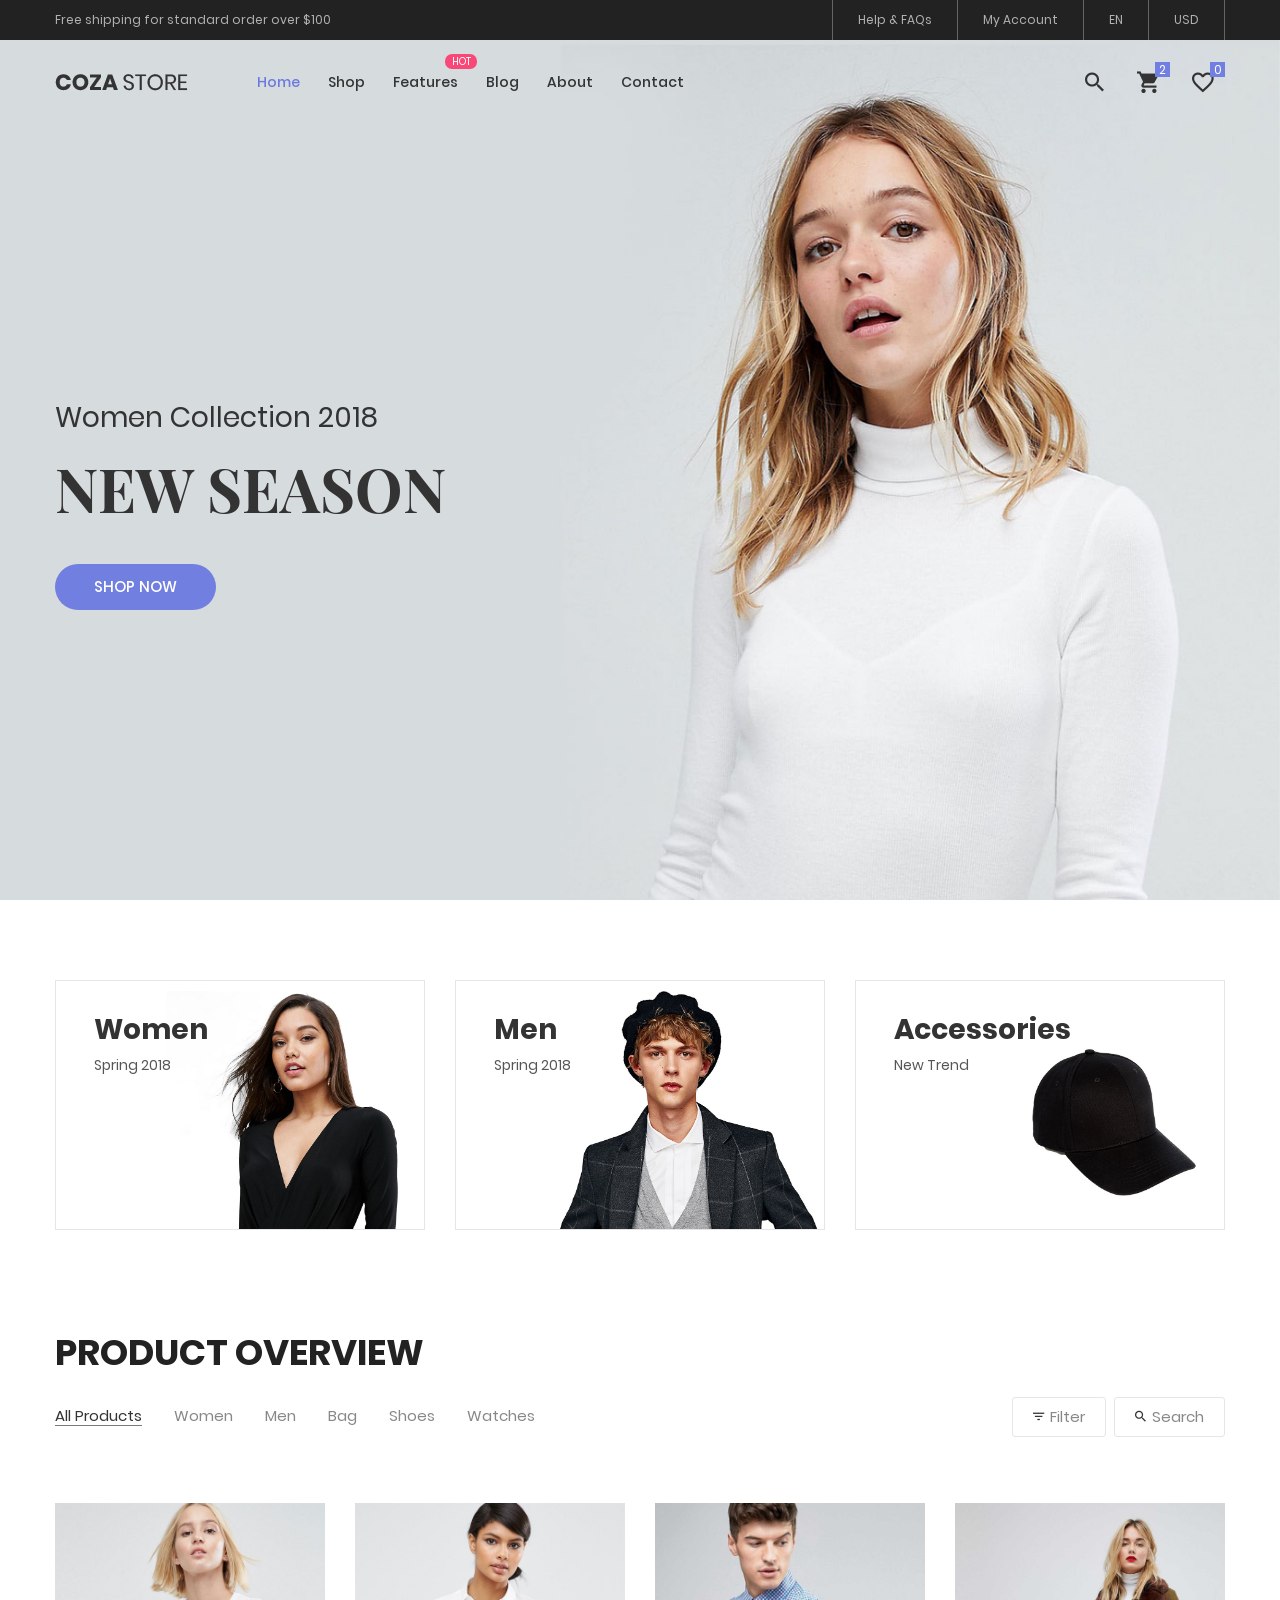
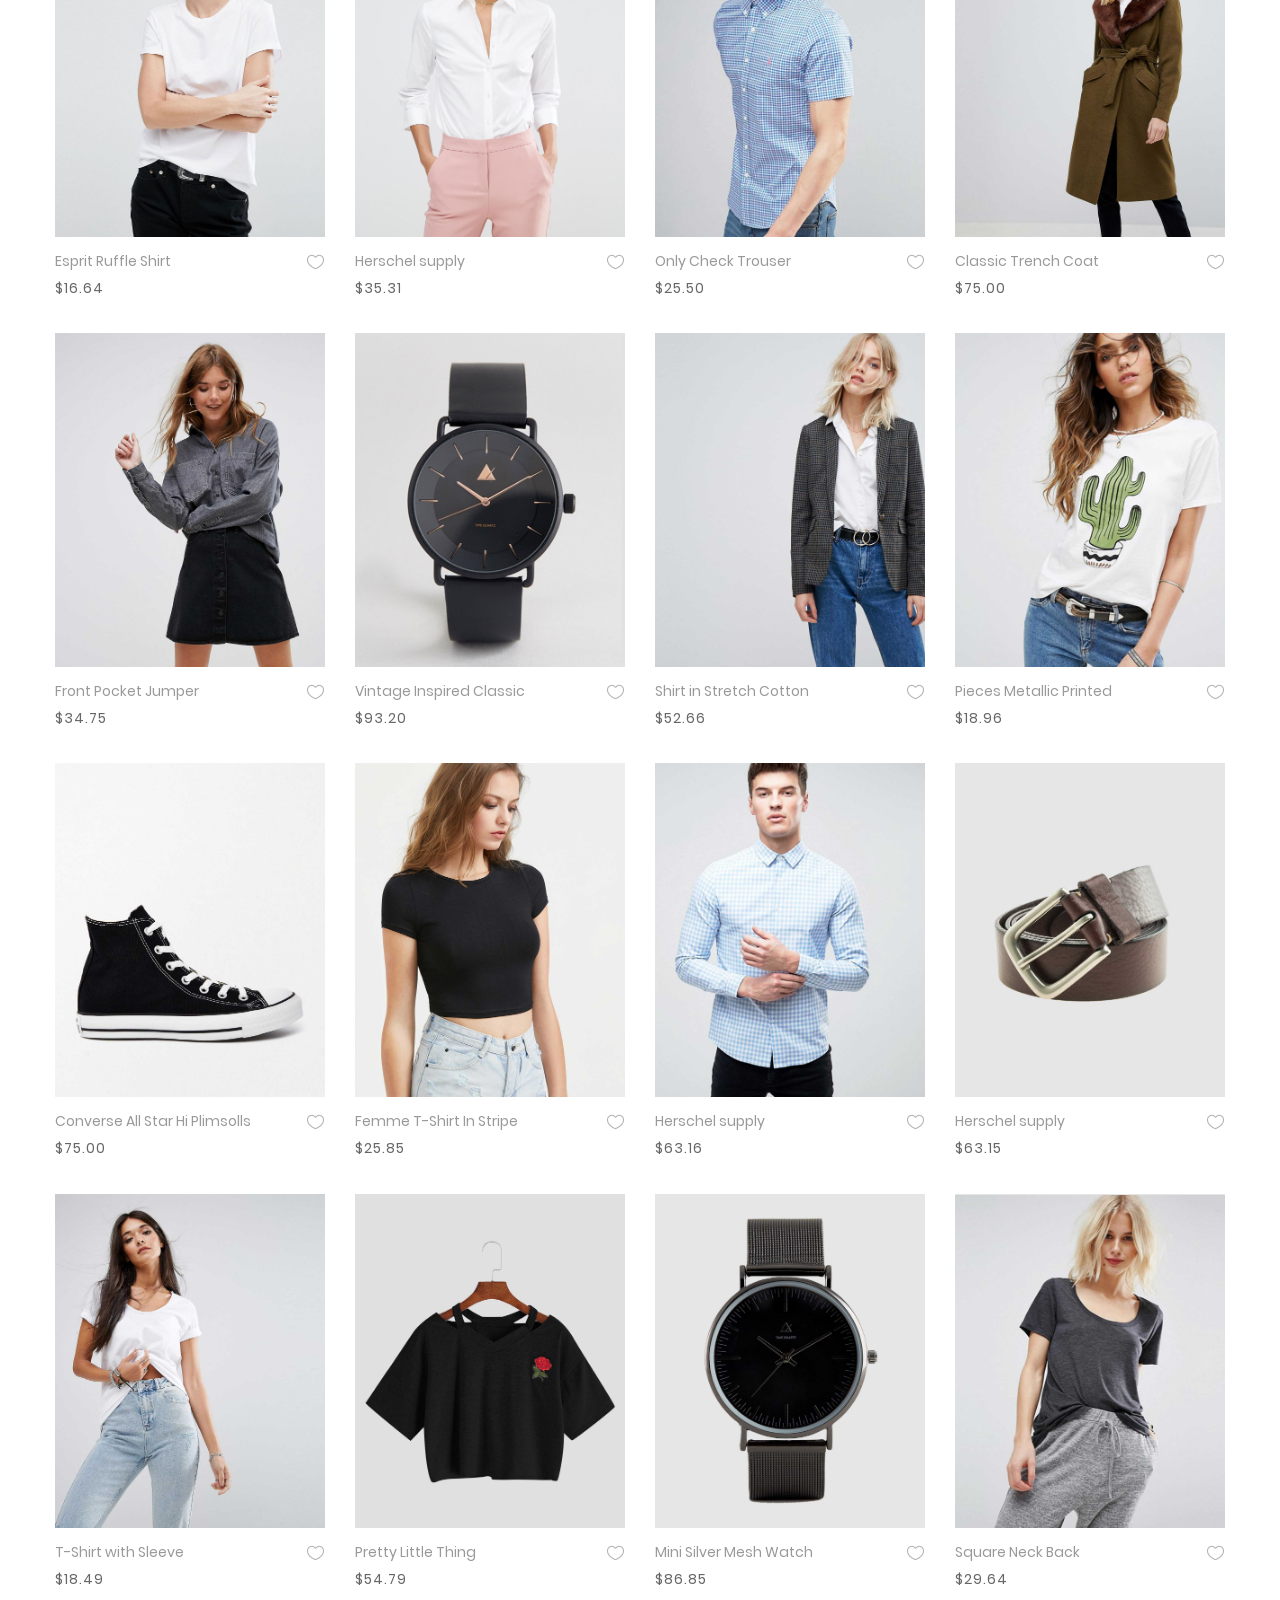
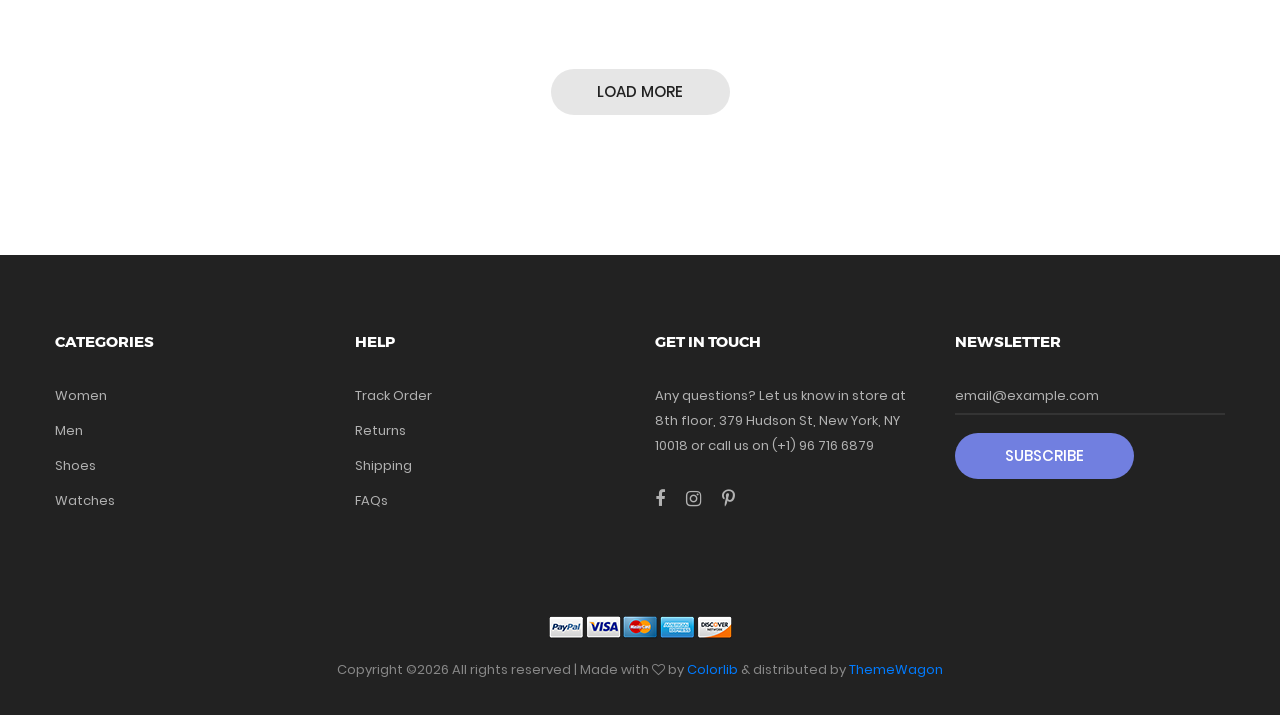
<file: cozastore-master/index.html>
<!DOCTYPE html>
<html lang="en">
<head>
	<title>Home</title>
	<meta charset="UTF-8">
	<meta name="viewport" content="width=device-width, initial-scale=1">
<!--===============================================================================================-->	
	<link rel="icon" type="image/png" href="images/icons/favicon.png"/>
<!--===============================================================================================-->
	<link rel="stylesheet" type="text/css" href="vendor/bootstrap/css/bootstrap.min.css">
<!--===============================================================================================-->
	<link rel="stylesheet" type="text/css" href="fonts/font-awesome-4.7.0/css/font-awesome.min.css">
<!--===============================================================================================-->
	<link rel="stylesheet" type="text/css" href="fonts/iconic/css/material-design-iconic-font.min.css">
<!--===============================================================================================-->
	<link rel="stylesheet" type="text/css" href="fonts/linearicons-v1.0.0/icon-font.min.css">
<!--===============================================================================================-->
	<link rel="stylesheet" type="text/css" href="vendor/animate/animate.css">
<!--===============================================================================================-->	
	<link rel="stylesheet" type="text/css" href="vendor/css-hamburgers/hamburgers.min.css">
<!--===============================================================================================-->
	<link rel="stylesheet" type="text/css" href="vendor/animsition/css/animsition.min.css">
<!--===============================================================================================-->
	<link rel="stylesheet" type="text/css" href="vendor/select2/select2.min.css">
<!--===============================================================================================-->	
	<link rel="stylesheet" type="text/css" href="vendor/daterangepicker/daterangepicker.css">
<!--===============================================================================================-->
	<link rel="stylesheet" type="text/css" href="vendor/slick/slick.css">
<!--===============================================================================================-->
	<link rel="stylesheet" type="text/css" href="vendor/MagnificPopup/magnific-popup.css">
<!--===============================================================================================-->
	<link rel="stylesheet" type="text/css" href="vendor/perfect-scrollbar/perfect-scrollbar.css">
<!--===============================================================================================-->
	<link rel="stylesheet" type="text/css" href="css/util.css">
	<link rel="stylesheet" type="text/css" href="css/main.css">
<!--===============================================================================================-->
</head>
<body class="animsition">
	
	<!-- Header -->
	<header>
		<!-- Header desktop -->
		<div class="container-menu-desktop">
			<!-- Topbar -->
			<div class="top-bar">
				<div class="content-topbar flex-sb-m h-full container">
					<div class="left-top-bar">
						Free shipping for standard order over $100
					</div>

					<div class="right-top-bar flex-w h-full">
						<a href="#" class="flex-c-m trans-04 p-lr-25">
							Help & FAQs
						</a>

						<a href="#" class="flex-c-m trans-04 p-lr-25">
							My Account
						</a>

						<a href="#" class="flex-c-m trans-04 p-lr-25">
							EN
						</a>

						<a href="#" class="flex-c-m trans-04 p-lr-25">
							USD
						</a>
					</div>
				</div>
			</div>

			<div class="wrap-menu-desktop">
				<nav class="limiter-menu-desktop container">
					
					<!-- Logo desktop -->		
					<a href="#" class="logo">
						<img src="images/icons/logo-01.png" alt="IMG-LOGO">
					</a>

					<!-- Menu desktop -->
					<div class="menu-desktop">
						<ul class="main-menu">
							<li class="active-menu">
								<a href="index.html">Home</a>
								<ul class="sub-menu">
									<li><a href="index.html">Homepage 1</a></li>
									<li><a href="home-02.html">Homepage 2</a></li>
									<li><a href="home-03.html">Homepage 3</a></li>
								</ul>
							</li>

							<li>
								<a href="product.html">Shop</a>
							</li>

							<li class="label1" data-label1="hot">
								<a href="shoping-cart.html">Features</a>
							</li>

							<li>
								<a href="blog.html">Blog</a>
							</li>

							<li>
								<a href="about.html">About</a>
							</li>

							<li>
								<a href="contact.html">Contact</a>
							</li>
						</ul>
					</div>	

					<!-- Icon header -->
					<div class="wrap-icon-header flex-w flex-r-m">
						<div class="icon-header-item cl2 hov-cl1 trans-04 p-l-22 p-r-11 js-show-modal-search">
							<i class="zmdi zmdi-search"></i>
						</div>

						<div class="icon-header-item cl2 hov-cl1 trans-04 p-l-22 p-r-11 icon-header-noti js-show-cart" data-notify="2">
							<i class="zmdi zmdi-shopping-cart"></i>
						</div>

						<a href="#" class="dis-block icon-header-item cl2 hov-cl1 trans-04 p-l-22 p-r-11 icon-header-noti" data-notify="0">
							<i class="zmdi zmdi-favorite-outline"></i>
						</a>
					</div>
				</nav>
			</div>	
		</div>

		<!-- Header Mobile -->
		<div class="wrap-header-mobile">
			<!-- Logo moblie -->		
			<div class="logo-mobile">
				<a href="index.html"><img src="images/icons/logo-01.png" alt="IMG-LOGO"></a>
			</div>

			<!-- Icon header -->
			<div class="wrap-icon-header flex-w flex-r-m m-r-15">
				<div class="icon-header-item cl2 hov-cl1 trans-04 p-r-11 js-show-modal-search">
					<i class="zmdi zmdi-search"></i>
				</div>

				<div class="icon-header-item cl2 hov-cl1 trans-04 p-r-11 p-l-10 icon-header-noti js-show-cart" data-notify="2">
					<i class="zmdi zmdi-shopping-cart"></i>
				</div>

				<a href="#" class="dis-block icon-header-item cl2 hov-cl1 trans-04 p-r-11 p-l-10 icon-header-noti" data-notify="0">
					<i class="zmdi zmdi-favorite-outline"></i>
				</a>
			</div>

			<!-- Button show menu -->
			<div class="btn-show-menu-mobile hamburger hamburger--squeeze">
				<span class="hamburger-box">
					<span class="hamburger-inner"></span>
				</span>
			</div>
		</div>


		<!-- Menu Mobile -->
		<div class="menu-mobile">
			<ul class="topbar-mobile">
				<li>
					<div class="left-top-bar">
						Free shipping for standard order over $100
					</div>
				</li>

				<li>
					<div class="right-top-bar flex-w h-full">
						<a href="#" class="flex-c-m p-lr-10 trans-04">
							Help & FAQs
						</a>

						<a href="#" class="flex-c-m p-lr-10 trans-04">
							My Account
						</a>

						<a href="#" class="flex-c-m p-lr-10 trans-04">
							EN
						</a>

						<a href="#" class="flex-c-m p-lr-10 trans-04">
							USD
						</a>
					</div>
				</li>
			</ul>

			<ul class="main-menu-m">
				<li>
					<a href="index.html">Home</a>
					<ul class="sub-menu-m">
						<li><a href="index.html">Homepage 1</a></li>
						<li><a href="home-02.html">Homepage 2</a></li>
						<li><a href="home-03.html">Homepage 3</a></li>
					</ul>
					<span class="arrow-main-menu-m">
						<i class="fa fa-angle-right" aria-hidden="true"></i>
					</span>
				</li>

				<li>
					<a href="product.html">Shop</a>
				</li>

				<li>
					<a href="shoping-cart.html" class="label1 rs1" data-label1="hot">Features</a>
				</li>

				<li>
					<a href="blog.html">Blog</a>
				</li>

				<li>
					<a href="about.html">About</a>
				</li>

				<li>
					<a href="contact.html">Contact</a>
				</li>
			</ul>
		</div>

		<!-- Modal Search -->
		<div class="modal-search-header flex-c-m trans-04 js-hide-modal-search">
			<div class="container-search-header">
				<button class="flex-c-m btn-hide-modal-search trans-04 js-hide-modal-search">
					<img src="images/icons/icon-close2.png" alt="CLOSE">
				</button>

				<form class="wrap-search-header flex-w p-l-15">
					<button class="flex-c-m trans-04">
						<i class="zmdi zmdi-search"></i>
					</button>
					<input class="plh3" type="text" name="search" placeholder="Search...">
				</form>
			</div>
		</div>
	</header>

	<!-- Cart -->
	<div class="wrap-header-cart js-panel-cart">
		<div class="s-full js-hide-cart"></div>

		<div class="header-cart flex-col-l p-l-65 p-r-25">
			<div class="header-cart-title flex-w flex-sb-m p-b-8">
				<span class="mtext-103 cl2">
					Your Cart
				</span>

				<div class="fs-35 lh-10 cl2 p-lr-5 pointer hov-cl1 trans-04 js-hide-cart">
					<i class="zmdi zmdi-close"></i>
				</div>
			</div>
			
			<div class="header-cart-content flex-w js-pscroll">
				<ul class="header-cart-wrapitem w-full">
					<li class="header-cart-item flex-w flex-t m-b-12">
						<div class="header-cart-item-img">
							<img src="images/item-cart-01.jpg" alt="IMG">
						</div>

						<div class="header-cart-item-txt p-t-8">
							<a href="#" class="header-cart-item-name m-b-18 hov-cl1 trans-04">
								White Shirt Pleat
							</a>

							<span class="header-cart-item-info">
								1 x $19.00
							</span>
						</div>
					</li>

					<li class="header-cart-item flex-w flex-t m-b-12">
						<div class="header-cart-item-img">
							<img src="images/item-cart-02.jpg" alt="IMG">
						</div>

						<div class="header-cart-item-txt p-t-8">
							<a href="#" class="header-cart-item-name m-b-18 hov-cl1 trans-04">
								Converse All Star
							</a>

							<span class="header-cart-item-info">
								1 x $39.00
							</span>
						</div>
					</li>

					<li class="header-cart-item flex-w flex-t m-b-12">
						<div class="header-cart-item-img">
							<img src="images/item-cart-03.jpg" alt="IMG">
						</div>

						<div class="header-cart-item-txt p-t-8">
							<a href="#" class="header-cart-item-name m-b-18 hov-cl1 trans-04">
								Nixon Porter Leather
							</a>

							<span class="header-cart-item-info">
								1 x $17.00
							</span>
						</div>
					</li>
				</ul>
				
				<div class="w-full">
					<div class="header-cart-total w-full p-tb-40">
						Total: $75.00
					</div>

					<div class="header-cart-buttons flex-w w-full">
						<a href="shoping-cart.html" class="flex-c-m stext-101 cl0 size-107 bg3 bor2 hov-btn3 p-lr-15 trans-04 m-r-8 m-b-10">
							View Cart
						</a>

						<a href="shoping-cart.html" class="flex-c-m stext-101 cl0 size-107 bg3 bor2 hov-btn3 p-lr-15 trans-04 m-b-10">
							Check Out
						</a>
					</div>
				</div>
			</div>
		</div>
	</div>

		

	<!-- Slider -->
	<section class="section-slide">
		<div class="wrap-slick1">
			<div class="slick1">
				<div class="item-slick1" style="background-image: url(images/slide-01.jpg);">
					<div class="container h-full">
						<div class="flex-col-l-m h-full p-t-100 p-b-30 respon5">
							<div class="layer-slick1 animated visible-false" data-appear="fadeInDown" data-delay="0">
								<span class="ltext-101 cl2 respon2">
									Women Collection 2018
								</span>
							</div>
								
							<div class="layer-slick1 animated visible-false" data-appear="fadeInUp" data-delay="800">
								<h2 class="ltext-201 cl2 p-t-19 p-b-43 respon1">
									NEW SEASON
								</h2>
							</div>
								
							<div class="layer-slick1 animated visible-false" data-appear="zoomIn" data-delay="1600">
								<a href="product.html" class="flex-c-m stext-101 cl0 size-101 bg1 bor1 hov-btn1 p-lr-15 trans-04">
									Shop Now
								</a>
							</div>
						</div>
					</div>
				</div>

				<div class="item-slick1" style="background-image: url(images/slide-02.jpg);">
					<div class="container h-full">
						<div class="flex-col-l-m h-full p-t-100 p-b-30 respon5">
							<div class="layer-slick1 animated visible-false" data-appear="rollIn" data-delay="0">
								<span class="ltext-101 cl2 respon2">
									Men New-Season
								</span>
							</div>
								
							<div class="layer-slick1 animated visible-false" data-appear="lightSpeedIn" data-delay="800">
								<h2 class="ltext-201 cl2 p-t-19 p-b-43 respon1">
									Jackets & Coats
								</h2>
							</div>
								
							<div class="layer-slick1 animated visible-false" data-appear="slideInUp" data-delay="1600">
								<a href="product.html" class="flex-c-m stext-101 cl0 size-101 bg1 bor1 hov-btn1 p-lr-15 trans-04">
									Shop Now
								</a>
							</div>
						</div>
					</div>
				</div>

				<div class="item-slick1" style="background-image: url(images/slide-03.jpg);">
					<div class="container h-full">
						<div class="flex-col-l-m h-full p-t-100 p-b-30 respon5">
							<div class="layer-slick1 animated visible-false" data-appear="rotateInDownLeft" data-delay="0">
								<span class="ltext-101 cl2 respon2">
									Men Collection 2018
								</span>
							</div>
								
							<div class="layer-slick1 animated visible-false" data-appear="rotateInUpRight" data-delay="800">
								<h2 class="ltext-201 cl2 p-t-19 p-b-43 respon1">
									New arrivals
								</h2>
							</div>
								
							<div class="layer-slick1 animated visible-false" data-appear="rotateIn" data-delay="1600">
								<a href="product.html" class="flex-c-m stext-101 cl0 size-101 bg1 bor1 hov-btn1 p-lr-15 trans-04">
									Shop Now
								</a>
							</div>
						</div>
					</div>
				</div>
			</div>
		</div>
	</section>


	<!-- Banner -->
	<div class="sec-banner bg0 p-t-80 p-b-50">
		<div class="container">
			<div class="row">
				<div class="col-md-6 col-xl-4 p-b-30 m-lr-auto">
					<!-- Block1 -->
					<div class="block1 wrap-pic-w">
						<img src="images/banner-01.jpg" alt="IMG-BANNER">

						<a href="product.html" class="block1-txt ab-t-l s-full flex-col-l-sb p-lr-38 p-tb-34 trans-03 respon3">
							<div class="block1-txt-child1 flex-col-l">
								<span class="block1-name ltext-102 trans-04 p-b-8">
									Women
								</span>

								<span class="block1-info stext-102 trans-04">
									Spring 2018
								</span>
							</div>

							<div class="block1-txt-child2 p-b-4 trans-05">
								<div class="block1-link stext-101 cl0 trans-09">
									Shop Now
								</div>
							</div>
						</a>
					</div>
				</div>

				<div class="col-md-6 col-xl-4 p-b-30 m-lr-auto">
					<!-- Block1 -->
					<div class="block1 wrap-pic-w">
						<img src="images/banner-02.jpg" alt="IMG-BANNER">

						<a href="product.html" class="block1-txt ab-t-l s-full flex-col-l-sb p-lr-38 p-tb-34 trans-03 respon3">
							<div class="block1-txt-child1 flex-col-l">
								<span class="block1-name ltext-102 trans-04 p-b-8">
									Men
								</span>

								<span class="block1-info stext-102 trans-04">
									Spring 2018
								</span>
							</div>

							<div class="block1-txt-child2 p-b-4 trans-05">
								<div class="block1-link stext-101 cl0 trans-09">
									Shop Now
								</div>
							</div>
						</a>
					</div>
				</div>

				<div class="col-md-6 col-xl-4 p-b-30 m-lr-auto">
					<!-- Block1 -->
					<div class="block1 wrap-pic-w">
						<img src="images/banner-03.jpg" alt="IMG-BANNER">

						<a href="product.html" class="block1-txt ab-t-l s-full flex-col-l-sb p-lr-38 p-tb-34 trans-03 respon3">
							<div class="block1-txt-child1 flex-col-l">
								<span class="block1-name ltext-102 trans-04 p-b-8">
									Accessories
								</span>

								<span class="block1-info stext-102 trans-04">
									New Trend
								</span>
							</div>

							<div class="block1-txt-child2 p-b-4 trans-05">
								<div class="block1-link stext-101 cl0 trans-09">
									Shop Now
								</div>
							</div>
						</a>
					</div>
				</div>
			</div>
		</div>
	</div>


	<!-- Product -->
	<section class="bg0 p-t-23 p-b-140">
		<div class="container">
			<div class="p-b-10">
				<h3 class="ltext-103 cl5">
					Product Overview
				</h3>
			</div>

			<div class="flex-w flex-sb-m p-b-52">
				<div class="flex-w flex-l-m filter-tope-group m-tb-10">
					<button class="stext-106 cl6 hov1 bor3 trans-04 m-r-32 m-tb-5 how-active1" data-filter="*">
						All Products
					</button>

					<button class="stext-106 cl6 hov1 bor3 trans-04 m-r-32 m-tb-5" data-filter=".women">
						Women
					</button>

					<button class="stext-106 cl6 hov1 bor3 trans-04 m-r-32 m-tb-5" data-filter=".men">
						Men
					</button>

					<button class="stext-106 cl6 hov1 bor3 trans-04 m-r-32 m-tb-5" data-filter=".bag">
						Bag
					</button>

					<button class="stext-106 cl6 hov1 bor3 trans-04 m-r-32 m-tb-5" data-filter=".shoes">
						Shoes
					</button>

					<button class="stext-106 cl6 hov1 bor3 trans-04 m-r-32 m-tb-5" data-filter=".watches">
						Watches
					</button>
				</div>

				<div class="flex-w flex-c-m m-tb-10">
					<div class="flex-c-m stext-106 cl6 size-104 bor4 pointer hov-btn3 trans-04 m-r-8 m-tb-4 js-show-filter">
						<i class="icon-filter cl2 m-r-6 fs-15 trans-04 zmdi zmdi-filter-list"></i>
						<i class="icon-close-filter cl2 m-r-6 fs-15 trans-04 zmdi zmdi-close dis-none"></i>
						 Filter
					</div>

					<div class="flex-c-m stext-106 cl6 size-105 bor4 pointer hov-btn3 trans-04 m-tb-4 js-show-search">
						<i class="icon-search cl2 m-r-6 fs-15 trans-04 zmdi zmdi-search"></i>
						<i class="icon-close-search cl2 m-r-6 fs-15 trans-04 zmdi zmdi-close dis-none"></i>
						Search
					</div>
				</div>
				
				<!-- Search product -->
				<div class="dis-none panel-search w-full p-t-10 p-b-15">
					<div class="bor8 dis-flex p-l-15">
						<button class="size-113 flex-c-m fs-16 cl2 hov-cl1 trans-04">
							<i class="zmdi zmdi-search"></i>
						</button>

						<input class="mtext-107 cl2 size-114 plh2 p-r-15" type="text" name="search-product" placeholder="Search">
					</div>	
				</div>

				<!-- Filter -->
				<div class="dis-none panel-filter w-full p-t-10">
					<div class="wrap-filter flex-w bg6 w-full p-lr-40 p-t-27 p-lr-15-sm">
						<div class="filter-col1 p-r-15 p-b-27">
							<div class="mtext-102 cl2 p-b-15">
								Sort By
							</div>

							<ul>
								<li class="p-b-6">
									<a href="#" class="filter-link stext-106 trans-04">
										Default
									</a>
								</li>

								<li class="p-b-6">
									<a href="#" class="filter-link stext-106 trans-04">
										Popularity
									</a>
								</li>

								<li class="p-b-6">
									<a href="#" class="filter-link stext-106 trans-04">
										Average rating
									</a>
								</li>

								<li class="p-b-6">
									<a href="#" class="filter-link stext-106 trans-04 filter-link-active">
										Newness
									</a>
								</li>

								<li class="p-b-6">
									<a href="#" class="filter-link stext-106 trans-04">
										Price: Low to High
									</a>
								</li>

								<li class="p-b-6">
									<a href="#" class="filter-link stext-106 trans-04">
										Price: High to Low
									</a>
								</li>
							</ul>
						</div>

						<div class="filter-col2 p-r-15 p-b-27">
							<div class="mtext-102 cl2 p-b-15">
								Price
							</div>

							<ul>
								<li class="p-b-6">
									<a href="#" class="filter-link stext-106 trans-04 filter-link-active">
										All
									</a>
								</li>

								<li class="p-b-6">
									<a href="#" class="filter-link stext-106 trans-04">
										$0.00 - $50.00
									</a>
								</li>

								<li class="p-b-6">
									<a href="#" class="filter-link stext-106 trans-04">
										$50.00 - $100.00
									</a>
								</li>

								<li class="p-b-6">
									<a href="#" class="filter-link stext-106 trans-04">
										$100.00 - $150.00
									</a>
								</li>

								<li class="p-b-6">
									<a href="#" class="filter-link stext-106 trans-04">
										$150.00 - $200.00
									</a>
								</li>

								<li class="p-b-6">
									<a href="#" class="filter-link stext-106 trans-04">
										$200.00+
									</a>
								</li>
							</ul>
						</div>

						<div class="filter-col3 p-r-15 p-b-27">
							<div class="mtext-102 cl2 p-b-15">
								Color
							</div>

							<ul>
								<li class="p-b-6">
									<span class="fs-15 lh-12 m-r-6" style="color: #222;">
										<i class="zmdi zmdi-circle"></i>
									</span>

									<a href="#" class="filter-link stext-106 trans-04">
										Black
									</a>
								</li>

								<li class="p-b-6">
									<span class="fs-15 lh-12 m-r-6" style="color: #4272d7;">
										<i class="zmdi zmdi-circle"></i>
									</span>

									<a href="#" class="filter-link stext-106 trans-04 filter-link-active">
										Blue
									</a>
								</li>

								<li class="p-b-6">
									<span class="fs-15 lh-12 m-r-6" style="color: #b3b3b3;">
										<i class="zmdi zmdi-circle"></i>
									</span>

									<a href="#" class="filter-link stext-106 trans-04">
										Grey
									</a>
								</li>

								<li class="p-b-6">
									<span class="fs-15 lh-12 m-r-6" style="color: #00ad5f;">
										<i class="zmdi zmdi-circle"></i>
									</span>

									<a href="#" class="filter-link stext-106 trans-04">
										Green
									</a>
								</li>

								<li class="p-b-6">
									<span class="fs-15 lh-12 m-r-6" style="color: #fa4251;">
										<i class="zmdi zmdi-circle"></i>
									</span>

									<a href="#" class="filter-link stext-106 trans-04">
										Red
									</a>
								</li>

								<li class="p-b-6">
									<span class="fs-15 lh-12 m-r-6" style="color: #aaa;">
										<i class="zmdi zmdi-circle-o"></i>
									</span>

									<a href="#" class="filter-link stext-106 trans-04">
										White
									</a>
								</li>
							</ul>
						</div>

						<div class="filter-col4 p-b-27">
							<div class="mtext-102 cl2 p-b-15">
								Tags
							</div>

							<div class="flex-w p-t-4 m-r--5">
								<a href="#" class="flex-c-m stext-107 cl6 size-301 bor7 p-lr-15 hov-tag1 trans-04 m-r-5 m-b-5">
									Fashion
								</a>

								<a href="#" class="flex-c-m stext-107 cl6 size-301 bor7 p-lr-15 hov-tag1 trans-04 m-r-5 m-b-5">
									Lifestyle
								</a>

								<a href="#" class="flex-c-m stext-107 cl6 size-301 bor7 p-lr-15 hov-tag1 trans-04 m-r-5 m-b-5">
									Denim
								</a>

								<a href="#" class="flex-c-m stext-107 cl6 size-301 bor7 p-lr-15 hov-tag1 trans-04 m-r-5 m-b-5">
									Streetstyle
								</a>

								<a href="#" class="flex-c-m stext-107 cl6 size-301 bor7 p-lr-15 hov-tag1 trans-04 m-r-5 m-b-5">
									Crafts
								</a>
							</div>
						</div>
					</div>
				</div>
			</div>

			<div class="row isotope-grid">
				<div class="col-sm-6 col-md-4 col-lg-3 p-b-35 isotope-item women">
					<!-- Block2 -->
					<div class="block2">
						<div class="block2-pic hov-img0">
							<img src="images/product-01.jpg" alt="IMG-PRODUCT">

							<a href="#" class="block2-btn flex-c-m stext-103 cl2 size-102 bg0 bor2 hov-btn1 p-lr-15 trans-04 js-show-modal1">
								Quick View
							</a>
						</div>

						<div class="block2-txt flex-w flex-t p-t-14">
							<div class="block2-txt-child1 flex-col-l ">
								<a href="product-detail.html" class="stext-104 cl4 hov-cl1 trans-04 js-name-b2 p-b-6">
									Esprit Ruffle Shirt
								</a>

								<span class="stext-105 cl3">
									$16.64
								</span>
							</div>

							<div class="block2-txt-child2 flex-r p-t-3">
								<a href="#" class="btn-addwish-b2 dis-block pos-relative js-addwish-b2">
									<img class="icon-heart1 dis-block trans-04" src="images/icons/icon-heart-01.png" alt="ICON">
									<img class="icon-heart2 dis-block trans-04 ab-t-l" src="images/icons/icon-heart-02.png" alt="ICON">
								</a>
							</div>
						</div>
					</div>
				</div>

				<div class="col-sm-6 col-md-4 col-lg-3 p-b-35 isotope-item women">
					<!-- Block2 -->
					<div class="block2">
						<div class="block2-pic hov-img0">
							<img src="images/product-02.jpg" alt="IMG-PRODUCT">

							<a href="#" class="block2-btn flex-c-m stext-103 cl2 size-102 bg0 bor2 hov-btn1 p-lr-15 trans-04 js-show-modal1">
								Quick View
							</a>
						</div>

						<div class="block2-txt flex-w flex-t p-t-14">
							<div class="block2-txt-child1 flex-col-l ">
								<a href="product-detail.html" class="stext-104 cl4 hov-cl1 trans-04 js-name-b2 p-b-6">
									Herschel supply
								</a>

								<span class="stext-105 cl3">
									$35.31
								</span>
							</div>

							<div class="block2-txt-child2 flex-r p-t-3">
								<a href="#" class="btn-addwish-b2 dis-block pos-relative js-addwish-b2">
									<img class="icon-heart1 dis-block trans-04" src="images/icons/icon-heart-01.png" alt="ICON">
									<img class="icon-heart2 dis-block trans-04 ab-t-l" src="images/icons/icon-heart-02.png" alt="ICON">
								</a>
							</div>
						</div>
					</div>
				</div>

				<div class="col-sm-6 col-md-4 col-lg-3 p-b-35 isotope-item men">
					<!-- Block2 -->
					<div class="block2">
						<div class="block2-pic hov-img0">
							<img src="images/product-03.jpg" alt="IMG-PRODUCT">

							<a href="#" class="block2-btn flex-c-m stext-103 cl2 size-102 bg0 bor2 hov-btn1 p-lr-15 trans-04 js-show-modal1">
								Quick View
							</a>
						</div>

						<div class="block2-txt flex-w flex-t p-t-14">
							<div class="block2-txt-child1 flex-col-l ">
								<a href="product-detail.html" class="stext-104 cl4 hov-cl1 trans-04 js-name-b2 p-b-6">
									Only Check Trouser
								</a>

								<span class="stext-105 cl3">
									$25.50
								</span>
							</div>

							<div class="block2-txt-child2 flex-r p-t-3">
								<a href="#" class="btn-addwish-b2 dis-block pos-relative js-addwish-b2">
									<img class="icon-heart1 dis-block trans-04" src="images/icons/icon-heart-01.png" alt="ICON">
									<img class="icon-heart2 dis-block trans-04 ab-t-l" src="images/icons/icon-heart-02.png" alt="ICON">
								</a>
							</div>
						</div>
					</div>
				</div>

				<div class="col-sm-6 col-md-4 col-lg-3 p-b-35 isotope-item women">
					<!-- Block2 -->
					<div class="block2">
						<div class="block2-pic hov-img0">
							<img src="images/product-04.jpg" alt="IMG-PRODUCT">

							<a href="#" class="block2-btn flex-c-m stext-103 cl2 size-102 bg0 bor2 hov-btn1 p-lr-15 trans-04 js-show-modal1">
								Quick View
							</a>
						</div>

						<div class="block2-txt flex-w flex-t p-t-14">
							<div class="block2-txt-child1 flex-col-l ">
								<a href="product-detail.html" class="stext-104 cl4 hov-cl1 trans-04 js-name-b2 p-b-6">
									Classic Trench Coat
								</a>

								<span class="stext-105 cl3">
									$75.00
								</span>
							</div>

							<div class="block2-txt-child2 flex-r p-t-3">
								<a href="#" class="btn-addwish-b2 dis-block pos-relative js-addwish-b2">
									<img class="icon-heart1 dis-block trans-04" src="images/icons/icon-heart-01.png" alt="ICON">
									<img class="icon-heart2 dis-block trans-04 ab-t-l" src="images/icons/icon-heart-02.png" alt="ICON">
								</a>
							</div>
						</div>
					</div>
				</div>

				<div class="col-sm-6 col-md-4 col-lg-3 p-b-35 isotope-item women">
					<!-- Block2 -->
					<div class="block2">
						<div class="block2-pic hov-img0">
							<img src="images/product-05.jpg" alt="IMG-PRODUCT">

							<a href="#" class="block2-btn flex-c-m stext-103 cl2 size-102 bg0 bor2 hov-btn1 p-lr-15 trans-04 js-show-modal1">
								Quick View
							</a>
						</div>

						<div class="block2-txt flex-w flex-t p-t-14">
							<div class="block2-txt-child1 flex-col-l ">
								<a href="product-detail.html" class="stext-104 cl4 hov-cl1 trans-04 js-name-b2 p-b-6">
									Front Pocket Jumper
								</a>

								<span class="stext-105 cl3">
									$34.75
								</span>
							</div>

							<div class="block2-txt-child2 flex-r p-t-3">
								<a href="#" class="btn-addwish-b2 dis-block pos-relative js-addwish-b2">
									<img class="icon-heart1 dis-block trans-04" src="images/icons/icon-heart-01.png" alt="ICON">
									<img class="icon-heart2 dis-block trans-04 ab-t-l" src="images/icons/icon-heart-02.png" alt="ICON">
								</a>
							</div>
						</div>
					</div>
				</div>

				<div class="col-sm-6 col-md-4 col-lg-3 p-b-35 isotope-item watches">
					<!-- Block2 -->
					<div class="block2">
						<div class="block2-pic hov-img0">
							<img src="images/product-06.jpg" alt="IMG-PRODUCT">

							<a href="#" class="block2-btn flex-c-m stext-103 cl2 size-102 bg0 bor2 hov-btn1 p-lr-15 trans-04 js-show-modal1">
								Quick View
							</a>
						</div>

						<div class="block2-txt flex-w flex-t p-t-14">
							<div class="block2-txt-child1 flex-col-l ">
								<a href="product-detail.html" class="stext-104 cl4 hov-cl1 trans-04 js-name-b2 p-b-6">
									Vintage Inspired Classic 
								</a>

								<span class="stext-105 cl3">
									$93.20
								</span>
							</div>

							<div class="block2-txt-child2 flex-r p-t-3">
								<a href="#" class="btn-addwish-b2 dis-block pos-relative js-addwish-b2">
									<img class="icon-heart1 dis-block trans-04" src="images/icons/icon-heart-01.png" alt="ICON">
									<img class="icon-heart2 dis-block trans-04 ab-t-l" src="images/icons/icon-heart-02.png" alt="ICON">
								</a>
							</div>
						</div>
					</div>
				</div>

				<div class="col-sm-6 col-md-4 col-lg-3 p-b-35 isotope-item women">
					<!-- Block2 -->
					<div class="block2">
						<div class="block2-pic hov-img0">
							<img src="images/product-07.jpg" alt="IMG-PRODUCT">

							<a href="#" class="block2-btn flex-c-m stext-103 cl2 size-102 bg0 bor2 hov-btn1 p-lr-15 trans-04 js-show-modal1">
								Quick View
							</a>
						</div>

						<div class="block2-txt flex-w flex-t p-t-14">
							<div class="block2-txt-child1 flex-col-l ">
								<a href="product-detail.html" class="stext-104 cl4 hov-cl1 trans-04 js-name-b2 p-b-6">
									Shirt in Stretch Cotton
								</a>

								<span class="stext-105 cl3">
									$52.66
								</span>
							</div>

							<div class="block2-txt-child2 flex-r p-t-3">
								<a href="#" class="btn-addwish-b2 dis-block pos-relative js-addwish-b2">
									<img class="icon-heart1 dis-block trans-04" src="images/icons/icon-heart-01.png" alt="ICON">
									<img class="icon-heart2 dis-block trans-04 ab-t-l" src="images/icons/icon-heart-02.png" alt="ICON">
								</a>
							</div>
						</div>
					</div>
				</div>

				<div class="col-sm-6 col-md-4 col-lg-3 p-b-35 isotope-item women">
					<!-- Block2 -->
					<div class="block2">
						<div class="block2-pic hov-img0">
							<img src="images/product-08.jpg" alt="IMG-PRODUCT">

							<a href="#" class="block2-btn flex-c-m stext-103 cl2 size-102 bg0 bor2 hov-btn1 p-lr-15 trans-04 js-show-modal1">
								Quick View
							</a>
						</div>

						<div class="block2-txt flex-w flex-t p-t-14">
							<div class="block2-txt-child1 flex-col-l ">
								<a href="product-detail.html" class="stext-104 cl4 hov-cl1 trans-04 js-name-b2 p-b-6">
									Pieces Metallic Printed
								</a>

								<span class="stext-105 cl3">
									$18.96
								</span>
							</div>

							<div class="block2-txt-child2 flex-r p-t-3">
								<a href="#" class="btn-addwish-b2 dis-block pos-relative js-addwish-b2">
									<img class="icon-heart1 dis-block trans-04" src="images/icons/icon-heart-01.png" alt="ICON">
									<img class="icon-heart2 dis-block trans-04 ab-t-l" src="images/icons/icon-heart-02.png" alt="ICON">
								</a>
							</div>
						</div>
					</div>
				</div>

				<div class="col-sm-6 col-md-4 col-lg-3 p-b-35 isotope-item shoes">
					<!-- Block2 -->
					<div class="block2">
						<div class="block2-pic hov-img0">
							<img src="images/product-09.jpg" alt="IMG-PRODUCT">

							<a href="#" class="block2-btn flex-c-m stext-103 cl2 size-102 bg0 bor2 hov-btn1 p-lr-15 trans-04 js-show-modal1">
								Quick View
							</a>
						</div>

						<div class="block2-txt flex-w flex-t p-t-14">
							<div class="block2-txt-child1 flex-col-l ">
								<a href="product-detail.html" class="stext-104 cl4 hov-cl1 trans-04 js-name-b2 p-b-6">
									Converse All Star Hi Plimsolls
								</a>

								<span class="stext-105 cl3">
									$75.00
								</span>
							</div>

							<div class="block2-txt-child2 flex-r p-t-3">
								<a href="#" class="btn-addwish-b2 dis-block pos-relative js-addwish-b2">
									<img class="icon-heart1 dis-block trans-04" src="images/icons/icon-heart-01.png" alt="ICON">
									<img class="icon-heart2 dis-block trans-04 ab-t-l" src="images/icons/icon-heart-02.png" alt="ICON">
								</a>
							</div>
						</div>
					</div>
				</div>

				<div class="col-sm-6 col-md-4 col-lg-3 p-b-35 isotope-item women">
					<!-- Block2 -->
					<div class="block2">
						<div class="block2-pic hov-img0">
							<img src="images/product-10.jpg" alt="IMG-PRODUCT">

							<a href="#" class="block2-btn flex-c-m stext-103 cl2 size-102 bg0 bor2 hov-btn1 p-lr-15 trans-04 js-show-modal1">
								Quick View
							</a>
						</div>

						<div class="block2-txt flex-w flex-t p-t-14">
							<div class="block2-txt-child1 flex-col-l ">
								<a href="product-detail.html" class="stext-104 cl4 hov-cl1 trans-04 js-name-b2 p-b-6">
									Femme T-Shirt In Stripe
								</a>

								<span class="stext-105 cl3">
									$25.85
								</span>
							</div>

							<div class="block2-txt-child2 flex-r p-t-3">
								<a href="#" class="btn-addwish-b2 dis-block pos-relative js-addwish-b2">
									<img class="icon-heart1 dis-block trans-04" src="images/icons/icon-heart-01.png" alt="ICON">
									<img class="icon-heart2 dis-block trans-04 ab-t-l" src="images/icons/icon-heart-02.png" alt="ICON">
								</a>
							</div>
						</div>
					</div>
				</div>

				<div class="col-sm-6 col-md-4 col-lg-3 p-b-35 isotope-item men">
					<!-- Block2 -->
					<div class="block2">
						<div class="block2-pic hov-img0">
							<img src="images/product-11.jpg" alt="IMG-PRODUCT">

							<a href="#" class="block2-btn flex-c-m stext-103 cl2 size-102 bg0 bor2 hov-btn1 p-lr-15 trans-04 js-show-modal1">
								Quick View
							</a>
						</div>

						<div class="block2-txt flex-w flex-t p-t-14">
							<div class="block2-txt-child1 flex-col-l ">
								<a href="product-detail.html" class="stext-104 cl4 hov-cl1 trans-04 js-name-b2 p-b-6">
									Herschel supply 
								</a>

								<span class="stext-105 cl3">
									$63.16
								</span>
							</div>

							<div class="block2-txt-child2 flex-r p-t-3">
								<a href="#" class="btn-addwish-b2 dis-block pos-relative js-addwish-b2">
									<img class="icon-heart1 dis-block trans-04" src="images/icons/icon-heart-01.png" alt="ICON">
									<img class="icon-heart2 dis-block trans-04 ab-t-l" src="images/icons/icon-heart-02.png" alt="ICON">
								</a>
							</div>
						</div>
					</div>
				</div>

				<div class="col-sm-6 col-md-4 col-lg-3 p-b-35 isotope-item men">
					<!-- Block2 -->
					<div class="block2">
						<div class="block2-pic hov-img0">
							<img src="images/product-12.jpg" alt="IMG-PRODUCT">

							<a href="#" class="block2-btn flex-c-m stext-103 cl2 size-102 bg0 bor2 hov-btn1 p-lr-15 trans-04 js-show-modal1">
								Quick View
							</a>
						</div>

						<div class="block2-txt flex-w flex-t p-t-14">
							<div class="block2-txt-child1 flex-col-l ">
								<a href="product-detail.html" class="stext-104 cl4 hov-cl1 trans-04 js-name-b2 p-b-6">
									Herschel supply
								</a>

								<span class="stext-105 cl3">
									$63.15
								</span>
							</div>

							<div class="block2-txt-child2 flex-r p-t-3">
								<a href="#" class="btn-addwish-b2 dis-block pos-relative js-addwish-b2">
									<img class="icon-heart1 dis-block trans-04" src="images/icons/icon-heart-01.png" alt="ICON">
									<img class="icon-heart2 dis-block trans-04 ab-t-l" src="images/icons/icon-heart-02.png" alt="ICON">
								</a>
							</div>
						</div>
					</div>
				</div>

				<div class="col-sm-6 col-md-4 col-lg-3 p-b-35 isotope-item women">
					<!-- Block2 -->
					<div class="block2">
						<div class="block2-pic hov-img0">
							<img src="images/product-13.jpg" alt="IMG-PRODUCT">

							<a href="#" class="block2-btn flex-c-m stext-103 cl2 size-102 bg0 bor2 hov-btn1 p-lr-15 trans-04 js-show-modal1">
								Quick View
							</a>
						</div>

						<div class="block2-txt flex-w flex-t p-t-14">
							<div class="block2-txt-child1 flex-col-l ">
								<a href="product-detail.html" class="stext-104 cl4 hov-cl1 trans-04 js-name-b2 p-b-6">
									T-Shirt with Sleeve
								</a>

								<span class="stext-105 cl3">
									$18.49
								</span>
							</div>

							<div class="block2-txt-child2 flex-r p-t-3">
								<a href="#" class="btn-addwish-b2 dis-block pos-relative js-addwish-b2">
									<img class="icon-heart1 dis-block trans-04" src="images/icons/icon-heart-01.png" alt="ICON">
									<img class="icon-heart2 dis-block trans-04 ab-t-l" src="images/icons/icon-heart-02.png" alt="ICON">
								</a>
							</div>
						</div>
					</div>
				</div>

				<div class="col-sm-6 col-md-4 col-lg-3 p-b-35 isotope-item women">
					<!-- Block2 -->
					<div class="block2">
						<div class="block2-pic hov-img0">
							<img src="images/product-14.jpg" alt="IMG-PRODUCT">

							<a href="#" class="block2-btn flex-c-m stext-103 cl2 size-102 bg0 bor2 hov-btn1 p-lr-15 trans-04 js-show-modal1">
								Quick View
							</a>
						</div>

						<div class="block2-txt flex-w flex-t p-t-14">
							<div class="block2-txt-child1 flex-col-l ">
								<a href="product-detail.html" class="stext-104 cl4 hov-cl1 trans-04 js-name-b2 p-b-6">
									Pretty Little Thing
								</a>

								<span class="stext-105 cl3">
									$54.79
								</span>
							</div>

							<div class="block2-txt-child2 flex-r p-t-3">
								<a href="#" class="btn-addwish-b2 dis-block pos-relative js-addwish-b2">
									<img class="icon-heart1 dis-block trans-04" src="images/icons/icon-heart-01.png" alt="ICON">
									<img class="icon-heart2 dis-block trans-04 ab-t-l" src="images/icons/icon-heart-02.png" alt="ICON">
								</a>
							</div>
						</div>
					</div>
				</div>

				<div class="col-sm-6 col-md-4 col-lg-3 p-b-35 isotope-item watches">
					<!-- Block2 -->
					<div class="block2">
						<div class="block2-pic hov-img0">
							<img src="images/product-15.jpg" alt="IMG-PRODUCT">

							<a href="#" class="block2-btn flex-c-m stext-103 cl2 size-102 bg0 bor2 hov-btn1 p-lr-15 trans-04 js-show-modal1">
								Quick View
							</a>
						</div>

						<div class="block2-txt flex-w flex-t p-t-14">
							<div class="block2-txt-child1 flex-col-l ">
								<a href="product-detail.html" class="stext-104 cl4 hov-cl1 trans-04 js-name-b2 p-b-6">
									Mini Silver Mesh Watch
								</a>

								<span class="stext-105 cl3">
									$86.85
								</span>
							</div>

							<div class="block2-txt-child2 flex-r p-t-3">
								<a href="#" class="btn-addwish-b2 dis-block pos-relative js-addwish-b2">
									<img class="icon-heart1 dis-block trans-04" src="images/icons/icon-heart-01.png" alt="ICON">
									<img class="icon-heart2 dis-block trans-04 ab-t-l" src="images/icons/icon-heart-02.png" alt="ICON">
								</a>
							</div>
						</div>
					</div>
				</div>

				<div class="col-sm-6 col-md-4 col-lg-3 p-b-35 isotope-item women">
					<!-- Block2 -->
					<div class="block2">
						<div class="block2-pic hov-img0">
							<img src="images/product-16.jpg" alt="IMG-PRODUCT">

							<a href="#" class="block2-btn flex-c-m stext-103 cl2 size-102 bg0 bor2 hov-btn1 p-lr-15 trans-04 js-show-modal1">
								Quick View
							</a>
						</div>

						<div class="block2-txt flex-w flex-t p-t-14">
							<div class="block2-txt-child1 flex-col-l ">
								<a href="product-detail.html" class="stext-104 cl4 hov-cl1 trans-04 js-name-b2 p-b-6">
									Square Neck Back
								</a>

								<span class="stext-105 cl3">
									$29.64
								</span>
							</div>

							<div class="block2-txt-child2 flex-r p-t-3">
								<a href="#" class="btn-addwish-b2 dis-block pos-relative js-addwish-b2">
									<img class="icon-heart1 dis-block trans-04" src="images/icons/icon-heart-01.png" alt="ICON">
									<img class="icon-heart2 dis-block trans-04 ab-t-l" src="images/icons/icon-heart-02.png" alt="ICON">
								</a>
							</div>
						</div>
					</div>
				</div>
			</div>

			<!-- Load more -->
			<div class="flex-c-m flex-w w-full p-t-45">
				<a href="#" class="flex-c-m stext-101 cl5 size-103 bg2 bor1 hov-btn1 p-lr-15 trans-04">
					Load More
				</a>
			</div>
		</div>
	</section>


	<!-- Footer -->
	<footer class="bg3 p-t-75 p-b-32">
		<div class="container">
			<div class="row">
				<div class="col-sm-6 col-lg-3 p-b-50">
					<h4 class="stext-301 cl0 p-b-30">
						Categories
					</h4>

					<ul>
						<li class="p-b-10">
							<a href="#" class="stext-107 cl7 hov-cl1 trans-04">
								Women
							</a>
						</li>

						<li class="p-b-10">
							<a href="#" class="stext-107 cl7 hov-cl1 trans-04">
								Men
							</a>
						</li>

						<li class="p-b-10">
							<a href="#" class="stext-107 cl7 hov-cl1 trans-04">
								Shoes
							</a>
						</li>

						<li class="p-b-10">
							<a href="#" class="stext-107 cl7 hov-cl1 trans-04">
								Watches
							</a>
						</li>
					</ul>
				</div>

				<div class="col-sm-6 col-lg-3 p-b-50">
					<h4 class="stext-301 cl0 p-b-30">
						Help
					</h4>

					<ul>
						<li class="p-b-10">
							<a href="#" class="stext-107 cl7 hov-cl1 trans-04">
								Track Order
							</a>
						</li>

						<li class="p-b-10">
							<a href="#" class="stext-107 cl7 hov-cl1 trans-04">
								Returns 
							</a>
						</li>

						<li class="p-b-10">
							<a href="#" class="stext-107 cl7 hov-cl1 trans-04">
								Shipping
							</a>
						</li>

						<li class="p-b-10">
							<a href="#" class="stext-107 cl7 hov-cl1 trans-04">
								FAQs
							</a>
						</li>
					</ul>
				</div>

				<div class="col-sm-6 col-lg-3 p-b-50">
					<h4 class="stext-301 cl0 p-b-30">
						GET IN TOUCH
					</h4>

					<p class="stext-107 cl7 size-201">
						Any questions? Let us know in store at 8th floor, 379 Hudson St, New York, NY 10018 or call us on (+1) 96 716 6879
					</p>

					<div class="p-t-27">
						<a href="#" class="fs-18 cl7 hov-cl1 trans-04 m-r-16">
							<i class="fa fa-facebook"></i>
						</a>

						<a href="#" class="fs-18 cl7 hov-cl1 trans-04 m-r-16">
							<i class="fa fa-instagram"></i>
						</a>

						<a href="#" class="fs-18 cl7 hov-cl1 trans-04 m-r-16">
							<i class="fa fa-pinterest-p"></i>
						</a>
					</div>
				</div>

				<div class="col-sm-6 col-lg-3 p-b-50">
					<h4 class="stext-301 cl0 p-b-30">
						Newsletter
					</h4>

					<form>
						<div class="wrap-input1 w-full p-b-4">
							<input class="input1 bg-none plh1 stext-107 cl7" type="text" name="email" placeholder="email@example.com">
							<div class="focus-input1 trans-04"></div>
						</div>

						<div class="p-t-18">
							<button class="flex-c-m stext-101 cl0 size-103 bg1 bor1 hov-btn2 p-lr-15 trans-04">
								Subscribe
							</button>
						</div>
					</form>
				</div>
			</div>

			<div class="p-t-40">
				<div class="flex-c-m flex-w p-b-18">
					<a href="#" class="m-all-1">
						<img src="images/icons/icon-pay-01.png" alt="ICON-PAY">
					</a>

					<a href="#" class="m-all-1">
						<img src="images/icons/icon-pay-02.png" alt="ICON-PAY">
					</a>

					<a href="#" class="m-all-1">
						<img src="images/icons/icon-pay-03.png" alt="ICON-PAY">
					</a>

					<a href="#" class="m-all-1">
						<img src="images/icons/icon-pay-04.png" alt="ICON-PAY">
					</a>

					<a href="#" class="m-all-1">
						<img src="images/icons/icon-pay-05.png" alt="ICON-PAY">
					</a>
				</div>

				<p class="stext-107 cl6 txt-center">
					<!-- Link back to Colorlib can't be removed. Template is licensed under CC BY 3.0. -->
Copyright &copy;<script>document.write(new Date().getFullYear());</script> All rights reserved | Made with <i class="fa fa-heart-o" aria-hidden="true"></i> by <a href="https://colorlib.com" target="_blank">Colorlib</a> &amp; distributed by <a href="https://themewagon.com" target="_blank">ThemeWagon</a>
<!-- Link back to Colorlib can't be removed. Template is licensed under CC BY 3.0. -->

				</p>
			</div>
		</div>
	</footer>


	<!-- Back to top -->
	<div class="btn-back-to-top" id="myBtn">
		<span class="symbol-btn-back-to-top">
			<i class="zmdi zmdi-chevron-up"></i>
		</span>
	</div>

	<!-- Modal1 -->
	<div class="wrap-modal1 js-modal1 p-t-60 p-b-20">
		<div class="overlay-modal1 js-hide-modal1"></div>

		<div class="container">
			<div class="bg0 p-t-60 p-b-30 p-lr-15-lg how-pos3-parent">
				<button class="how-pos3 hov3 trans-04 js-hide-modal1">
					<img src="images/icons/icon-close.png" alt="CLOSE">
				</button>

				<div class="row">
					<div class="col-md-6 col-lg-7 p-b-30">
						<div class="p-l-25 p-r-30 p-lr-0-lg">
							<div class="wrap-slick3 flex-sb flex-w">
								<div class="wrap-slick3-dots"></div>
								<div class="wrap-slick3-arrows flex-sb-m flex-w"></div>

								<div class="slick3 gallery-lb">
									<div class="item-slick3" data-thumb="images/product-detail-01.jpg">
										<div class="wrap-pic-w pos-relative">
											<img src="images/product-detail-01.jpg" alt="IMG-PRODUCT">

											<a class="flex-c-m size-108 how-pos1 bor0 fs-16 cl10 bg0 hov-btn3 trans-04" href="images/product-detail-01.jpg">
												<i class="fa fa-expand"></i>
											</a>
										</div>
									</div>

									<div class="item-slick3" data-thumb="images/product-detail-02.jpg">
										<div class="wrap-pic-w pos-relative">
											<img src="images/product-detail-02.jpg" alt="IMG-PRODUCT">

											<a class="flex-c-m size-108 how-pos1 bor0 fs-16 cl10 bg0 hov-btn3 trans-04" href="images/product-detail-02.jpg">
												<i class="fa fa-expand"></i>
											</a>
										</div>
									</div>

									<div class="item-slick3" data-thumb="images/product-detail-03.jpg">
										<div class="wrap-pic-w pos-relative">
											<img src="images/product-detail-03.jpg" alt="IMG-PRODUCT">

											<a class="flex-c-m size-108 how-pos1 bor0 fs-16 cl10 bg0 hov-btn3 trans-04" href="images/product-detail-03.jpg">
												<i class="fa fa-expand"></i>
											</a>
										</div>
									</div>
								</div>
							</div>
						</div>
					</div>
					
					<div class="col-md-6 col-lg-5 p-b-30">
						<div class="p-r-50 p-t-5 p-lr-0-lg">
							<h4 class="mtext-105 cl2 js-name-detail p-b-14">
								Lightweight Jacket
							</h4>

							<span class="mtext-106 cl2">
								$58.79
							</span>

							<p class="stext-102 cl3 p-t-23">
								Nulla eget sem vitae eros pharetra viverra. Nam vitae luctus ligula. Mauris consequat ornare feugiat.
							</p>
							
							<!--  -->
							<div class="p-t-33">
								<div class="flex-w flex-r-m p-b-10">
									<div class="size-203 flex-c-m respon6">
										Size
									</div>

									<div class="size-204 respon6-next">
										<div class="rs1-select2 bor8 bg0">
											<select class="js-select2" name="time">
												<option>Choose an option</option>
												<option>Size S</option>
												<option>Size M</option>
												<option>Size L</option>
												<option>Size XL</option>
											</select>
											<div class="dropDownSelect2"></div>
										</div>
									</div>
								</div>

								<div class="flex-w flex-r-m p-b-10">
									<div class="size-203 flex-c-m respon6">
										Color
									</div>

									<div class="size-204 respon6-next">
										<div class="rs1-select2 bor8 bg0">
											<select class="js-select2" name="time">
												<option>Choose an option</option>
												<option>Red</option>
												<option>Blue</option>
												<option>White</option>
												<option>Grey</option>
											</select>
											<div class="dropDownSelect2"></div>
										</div>
									</div>
								</div>

								<div class="flex-w flex-r-m p-b-10">
									<div class="size-204 flex-w flex-m respon6-next">
										<div class="wrap-num-product flex-w m-r-20 m-tb-10">
											<div class="btn-num-product-down cl8 hov-btn3 trans-04 flex-c-m">
												<i class="fs-16 zmdi zmdi-minus"></i>
											</div>

											<input class="mtext-104 cl3 txt-center num-product" type="number" name="num-product" value="1">

											<div class="btn-num-product-up cl8 hov-btn3 trans-04 flex-c-m">
												<i class="fs-16 zmdi zmdi-plus"></i>
											</div>
										</div>

										<button class="flex-c-m stext-101 cl0 size-101 bg1 bor1 hov-btn1 p-lr-15 trans-04 js-addcart-detail">
											Add to cart
										</button>
									</div>
								</div>	
							</div>

							<!--  -->
							<div class="flex-w flex-m p-l-100 p-t-40 respon7">
								<div class="flex-m bor9 p-r-10 m-r-11">
									<a href="#" class="fs-14 cl3 hov-cl1 trans-04 lh-10 p-lr-5 p-tb-2 js-addwish-detail tooltip100" data-tooltip="Add to Wishlist">
										<i class="zmdi zmdi-favorite"></i>
									</a>
								</div>

								<a href="#" class="fs-14 cl3 hov-cl1 trans-04 lh-10 p-lr-5 p-tb-2 m-r-8 tooltip100" data-tooltip="Facebook">
									<i class="fa fa-facebook"></i>
								</a>

								<a href="#" class="fs-14 cl3 hov-cl1 trans-04 lh-10 p-lr-5 p-tb-2 m-r-8 tooltip100" data-tooltip="Twitter">
									<i class="fa fa-twitter"></i>
								</a>

								<a href="#" class="fs-14 cl3 hov-cl1 trans-04 lh-10 p-lr-5 p-tb-2 m-r-8 tooltip100" data-tooltip="Google Plus">
									<i class="fa fa-google-plus"></i>
								</a>
							</div>
						</div>
					</div>
				</div>
			</div>
		</div>
	</div>

<!--===============================================================================================-->	
	<script src="vendor/jquery/jquery-3.2.1.min.js"></script>
<!--===============================================================================================-->
	<script src="vendor/animsition/js/animsition.min.js"></script>
<!--===============================================================================================-->
	<script src="vendor/bootstrap/js/popper.js"></script>
	<script src="vendor/bootstrap/js/bootstrap.min.js"></script>
<!--===============================================================================================-->
	<script src="vendor/select2/select2.min.js"></script>
	<script>
		$(".js-select2").each(function(){
			$(this).select2({
				minimumResultsForSearch: 20,
				dropdownParent: $(this).next('.dropDownSelect2')
			});
		})
	</script>
<!--===============================================================================================-->
	<script src="vendor/daterangepicker/moment.min.js"></script>
	<script src="vendor/daterangepicker/daterangepicker.js"></script>
<!--===============================================================================================-->
	<script src="vendor/slick/slick.min.js"></script>
	<script src="js/slick-custom.js"></script>
<!--===============================================================================================-->
	<script src="vendor/parallax100/parallax100.js"></script>
	<script>
        $('.parallax100').parallax100();
	</script>
<!--===============================================================================================-->
	<script src="vendor/MagnificPopup/jquery.magnific-popup.min.js"></script>
	<script>
		$('.gallery-lb').each(function() { // the containers for all your galleries
			$(this).magnificPopup({
		        delegate: 'a', // the selector for gallery item
		        type: 'image',
		        gallery: {
		        	enabled:true
		        },
		        mainClass: 'mfp-fade'
		    });
		});
	</script>
<!--===============================================================================================-->
	<script src="vendor/isotope/isotope.pkgd.min.js"></script>
<!--===============================================================================================-->
	<script src="vendor/sweetalert/sweetalert.min.js"></script>
	<script>
		$('.js-addwish-b2').on('click', function(e){
			e.preventDefault();
		});

		$('.js-addwish-b2').each(function(){
			var nameProduct = $(this).parent().parent().find('.js-name-b2').html();
			$(this).on('click', function(){
				swal(nameProduct, "is added to wishlist !", "success");

				$(this).addClass('js-addedwish-b2');
				$(this).off('click');
			});
		});

		$('.js-addwish-detail').each(function(){
			var nameProduct = $(this).parent().parent().parent().find('.js-name-detail').html();

			$(this).on('click', function(){
				swal(nameProduct, "is added to wishlist !", "success");

				$(this).addClass('js-addedwish-detail');
				$(this).off('click');
			});
		});

		/*---------------------------------------------*/

		$('.js-addcart-detail').each(function(){
			var nameProduct = $(this).parent().parent().parent().parent().find('.js-name-detail').html();
			$(this).on('click', function(){
				swal(nameProduct, "is added to cart !", "success");
			});
		});
	
	</script>
<!--===============================================================================================-->
	<script src="vendor/perfect-scrollbar/perfect-scrollbar.min.js"></script>
	<script>
		$('.js-pscroll').each(function(){
			$(this).css('position','relative');
			$(this).css('overflow','hidden');
			var ps = new PerfectScrollbar(this, {
				wheelSpeed: 1,
				scrollingThreshold: 1000,
				wheelPropagation: false,
			});

			$(window).on('resize', function(){
				ps.update();
			})
		});
	</script>
<!--===============================================================================================-->
	<script src="js/main.js"></script>

</body>
</html>
</file>
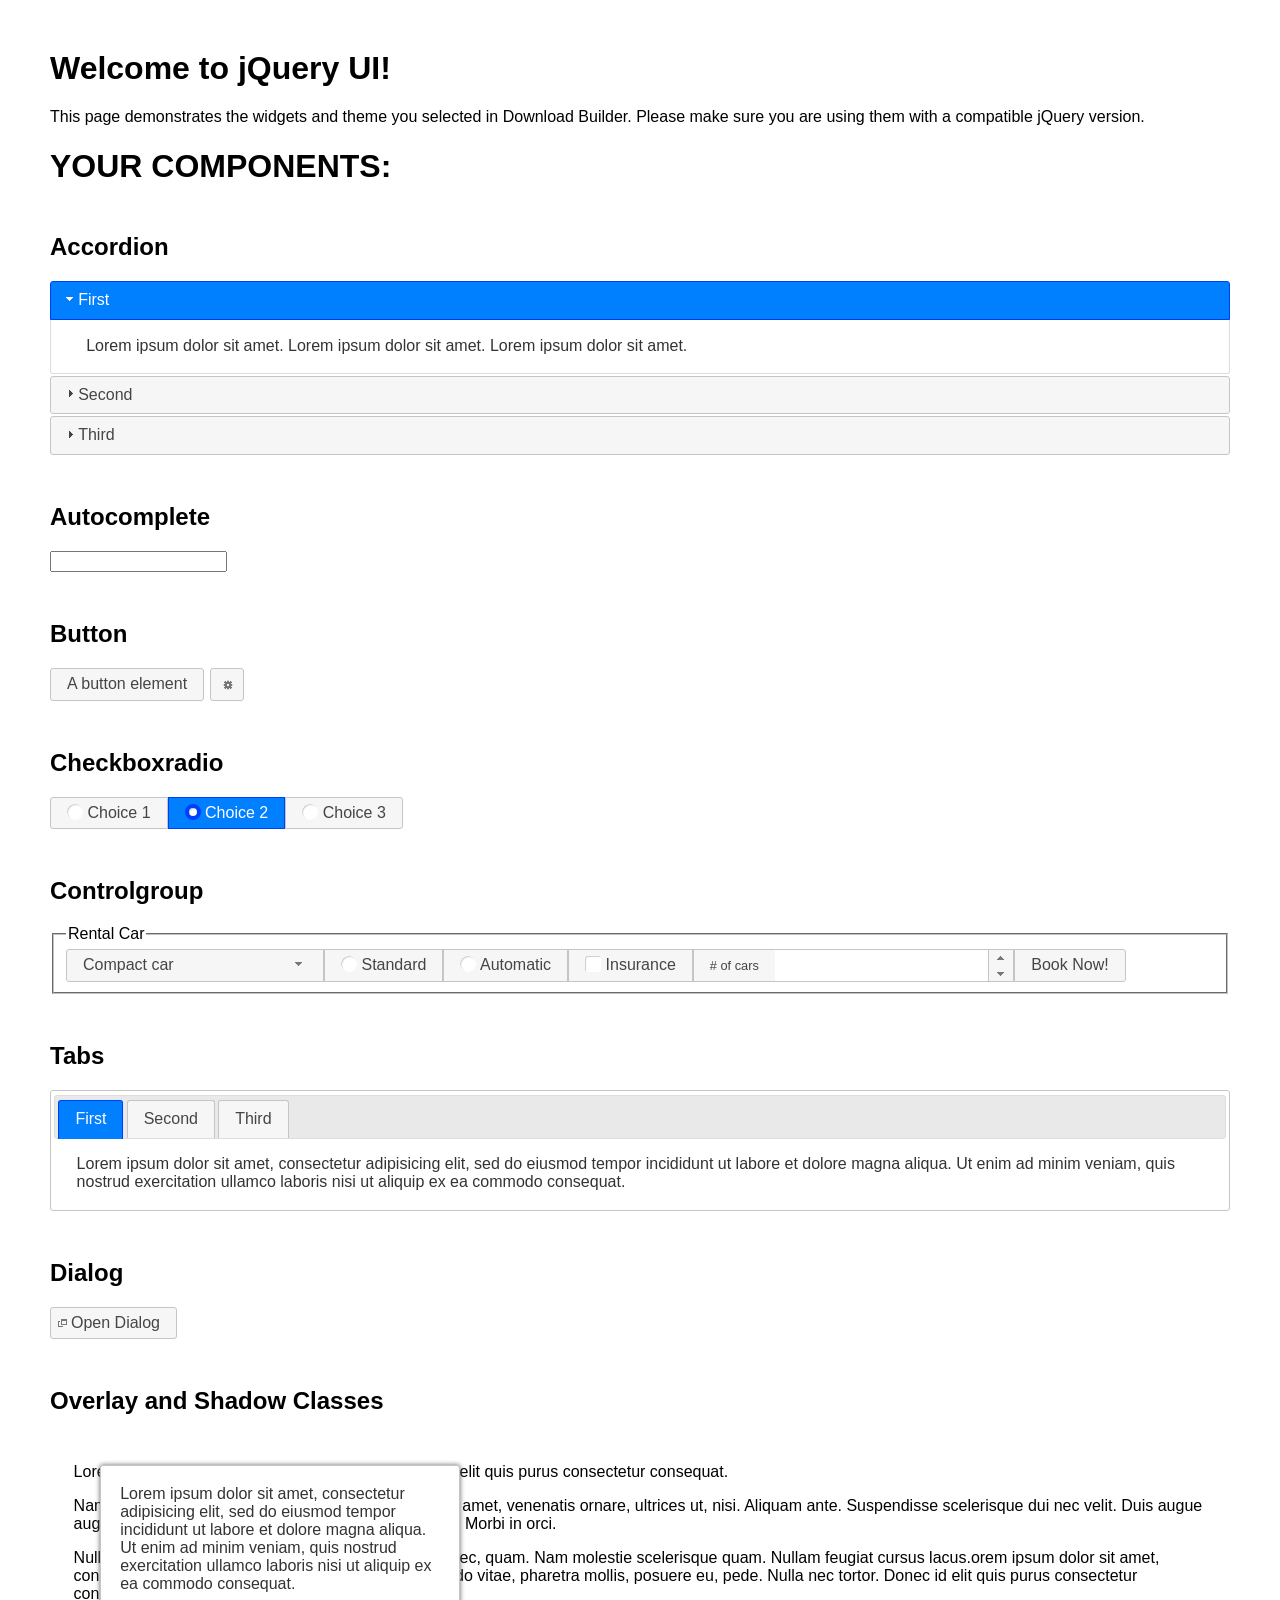
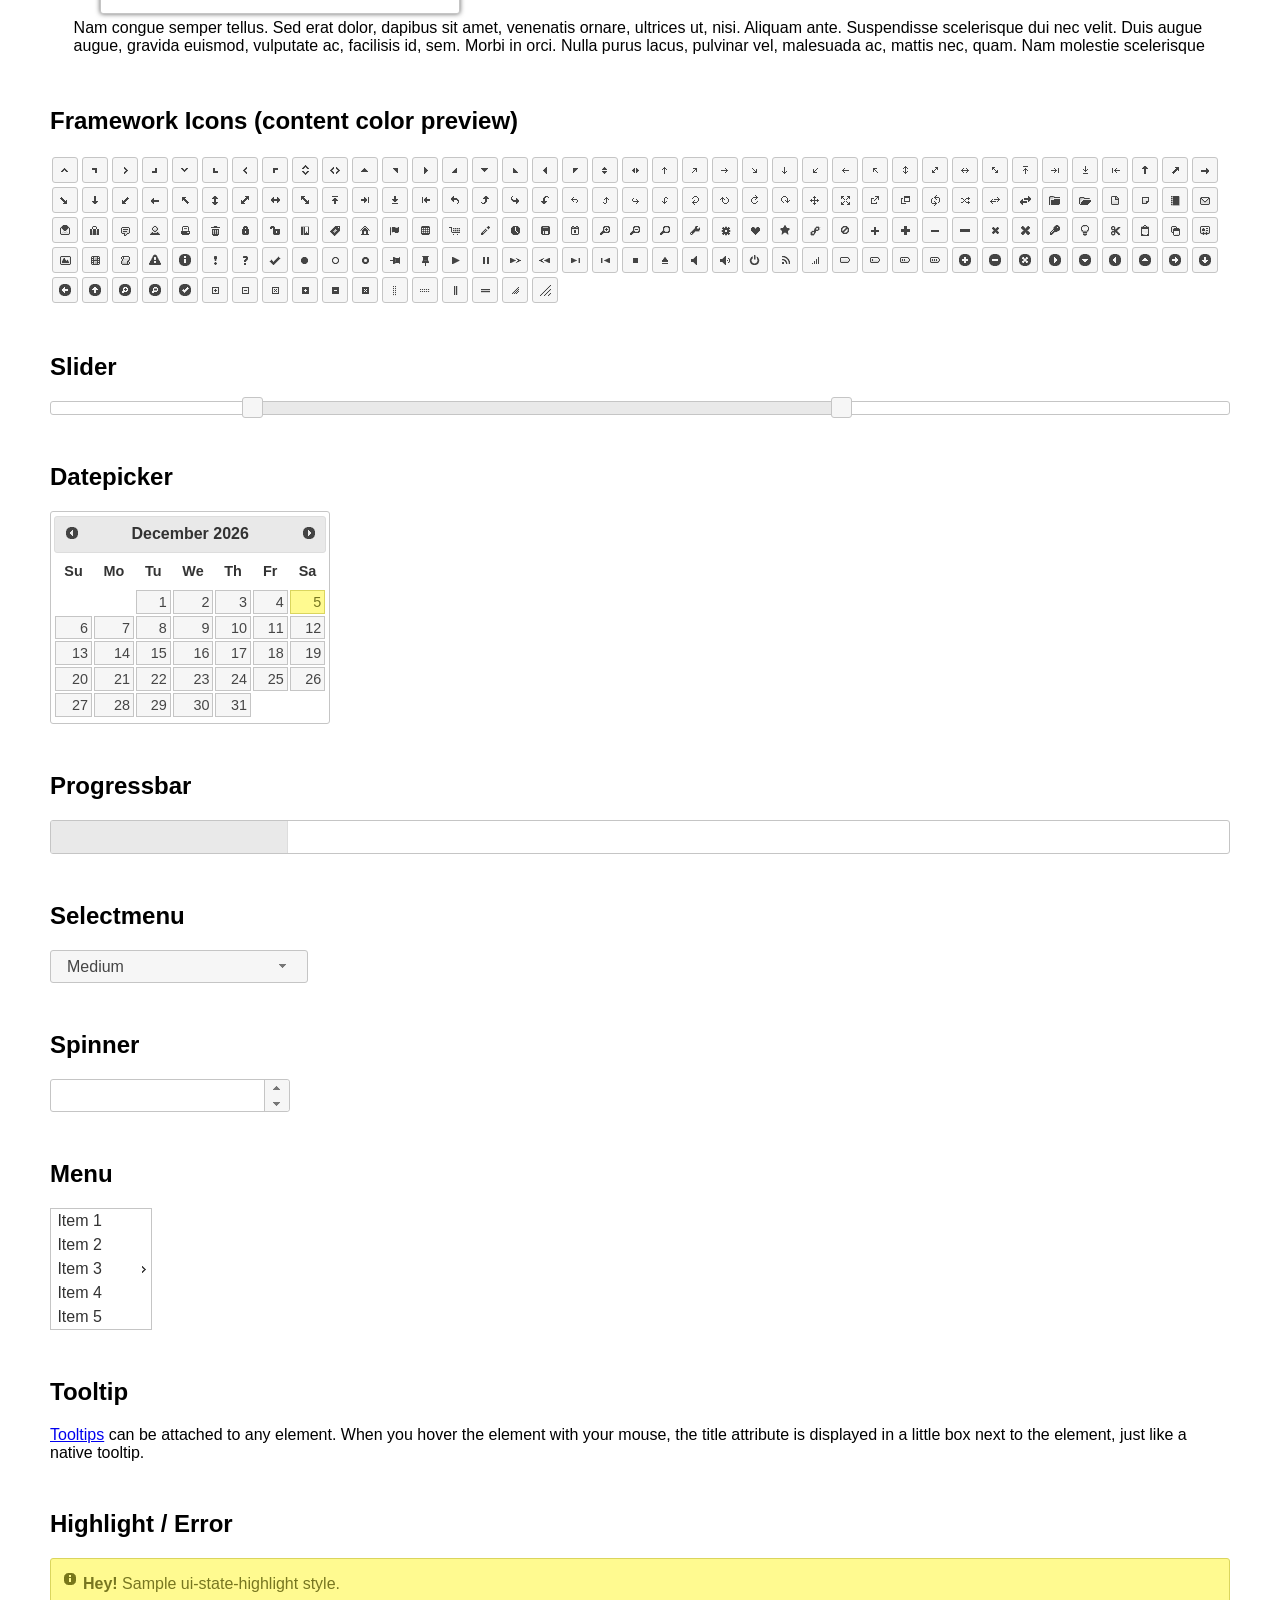
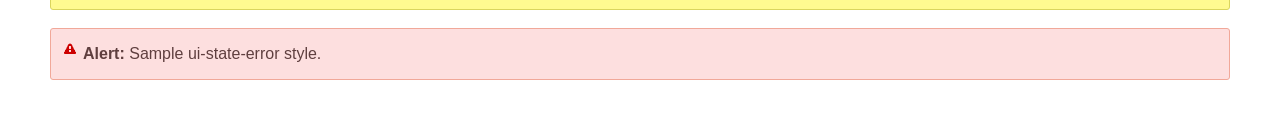
<file: cozastore-master/vendor/jqueryui/index.html>
<!doctype html>
<html lang="us">
<head>
	<meta charset="utf-8">
	<title>jQuery UI Example Page</title>
	<link href="jquery-ui.css" rel="stylesheet">
	<style>
	body{
		font-family: "Trebuchet MS", sans-serif;
		margin: 50px;
	}
	.demoHeaders {
		margin-top: 2em;
	}
	#dialog-link {
		padding: .4em 1em .4em 20px;
		text-decoration: none;
		position: relative;
	}
	#dialog-link span.ui-icon {
		margin: 0 5px 0 0;
		position: absolute;
		left: .2em;
		top: 50%;
		margin-top: -8px;
	}
	#icons {
		margin: 0;
		padding: 0;
	}
	#icons li {
		margin: 2px;
		position: relative;
		padding: 4px 0;
		cursor: pointer;
		float: left;
		list-style: none;
	}
	#icons span.ui-icon {
		float: left;
		margin: 0 4px;
	}
	.fakewindowcontain .ui-widget-overlay {
		position: absolute;
	}
	select {
		width: 200px;
	}
	</style>
</head>
<body>

<h1>Welcome to jQuery UI!</h1>

<div class="ui-widget">
	<p>This page demonstrates the widgets and theme you selected in Download Builder. Please make sure you are using them with a compatible jQuery version.</p>
</div>

<h1>YOUR COMPONENTS:</h1>


<!-- Accordion -->
<h2 class="demoHeaders">Accordion</h2>
<div id="accordion">
	<h3>First</h3>
	<div>Lorem ipsum dolor sit amet. Lorem ipsum dolor sit amet. Lorem ipsum dolor sit amet.</div>
	<h3>Second</h3>
	<div>Phasellus mattis tincidunt nibh.</div>
	<h3>Third</h3>
	<div>Nam dui erat, auctor a, dignissim quis.</div>
</div>



<!-- Autocomplete -->
<h2 class="demoHeaders">Autocomplete</h2>
<div>
	<input id="autocomplete" title="type &quot;a&quot;">
</div>



<!-- Button -->
<h2 class="demoHeaders">Button</h2>
<button id="button">A button element</button>
<button id="button-icon">An icon-only button</button>



<!-- Checkboxradio -->
<h2 class="demoHeaders">Checkboxradio</h2>
<form style="margin-top: 1em;">
	<div id="radioset">
		<input type="radio" id="radio1" name="radio"><label for="radio1">Choice 1</label>
		<input type="radio" id="radio2" name="radio" checked="checked"><label for="radio2">Choice 2</label>
		<input type="radio" id="radio3" name="radio"><label for="radio3">Choice 3</label>
	</div>
</form>



<!-- Controlgroup -->
<h2 class="demoHeaders">Controlgroup</h2>
<fieldset>
	<legend>Rental Car</legend>
	<div id="controlgroup">
		<select id="car-type">
			<option>Compact car</option>
			<option>Midsize car</option>
			<option>Full size car</option>
			<option>SUV</option>
			<option>Luxury</option>
			<option>Truck</option>
			<option>Van</option>
		</select>
		<label for="transmission-standard">Standard</label>
		<input type="radio" name="transmission" id="transmission-standard">
		<label for="transmission-automatic">Automatic</label>
		<input type="radio" name="transmission" id="transmission-automatic">
		<label for="insurance">Insurance</label>
		<input type="checkbox" name="insurance" id="insurance">
		<label for="horizontal-spinner" class="ui-controlgroup-label"># of cars</label>
		<input id="horizontal-spinner" class="ui-spinner-input">
		<button>Book Now!</button>
	</div>
</fieldset>



<!-- Tabs -->
<h2 class="demoHeaders">Tabs</h2>
<div id="tabs">
	<ul>
		<li><a href="#tabs-1">First</a></li>
		<li><a href="#tabs-2">Second</a></li>
		<li><a href="#tabs-3">Third</a></li>
	</ul>
	<div id="tabs-1">Lorem ipsum dolor sit amet, consectetur adipisicing elit, sed do eiusmod tempor incididunt ut labore et dolore magna aliqua. Ut enim ad minim veniam, quis nostrud exercitation ullamco laboris nisi ut aliquip ex ea commodo consequat.</div>
	<div id="tabs-2">Phasellus mattis tincidunt nibh. Cras orci urna, blandit id, pretium vel, aliquet ornare, felis. Maecenas scelerisque sem non nisl. Fusce sed lorem in enim dictum bibendum.</div>
	<div id="tabs-3">Nam dui erat, auctor a, dignissim quis, sollicitudin eu, felis. Pellentesque nisi urna, interdum eget, sagittis et, consequat vestibulum, lacus. Mauris porttitor ullamcorper augue.</div>
</div>



<h2 class="demoHeaders">Dialog</h2>
<p>
	<button id="dialog-link" class="ui-button ui-corner-all ui-widget">
		<span class="ui-icon ui-icon-newwin"></span>Open Dialog
	</button>
</p>

<h2 class="demoHeaders">Overlay and Shadow Classes</h2>
<div style="position: relative; width: 96%; height: 200px; padding:1% 2%; overflow:hidden;" class="fakewindowcontain">
	<p>Lorem ipsum dolor sit amet,  Nulla nec tortor. Donec id elit quis purus consectetur consequat. </p><p>Nam congue semper tellus. Sed erat dolor, dapibus sit amet, venenatis ornare, ultrices ut, nisi. Aliquam ante. Suspendisse scelerisque dui nec velit. Duis augue augue, gravida euismod, vulputate ac, facilisis id, sem. Morbi in orci. </p><p>Nulla purus lacus, pulvinar vel, malesuada ac, mattis nec, quam. Nam molestie scelerisque quam. Nullam feugiat cursus lacus.orem ipsum dolor sit amet, consectetur adipiscing elit. Donec libero risus, commodo vitae, pharetra mollis, posuere eu, pede. Nulla nec tortor. Donec id elit quis purus consectetur consequat. </p><p>Nam congue semper tellus. Sed erat dolor, dapibus sit amet, venenatis ornare, ultrices ut, nisi. Aliquam ante. Suspendisse scelerisque dui nec velit. Duis augue augue, gravida euismod, vulputate ac, facilisis id, sem. Morbi in orci. Nulla purus lacus, pulvinar vel, malesuada ac, mattis nec, quam. Nam molestie scelerisque quam. </p><p>Nullam feugiat cursus lacus.orem ipsum dolor sit amet, consectetur adipiscing elit. Donec libero risus, commodo vitae, pharetra mollis, posuere eu, pede. Nulla nec tortor. Donec id elit quis purus consectetur consequat. Nam congue semper tellus. Sed erat dolor, dapibus sit amet, venenatis ornare, ultrices ut, nisi. Aliquam ante. </p><p>Suspendisse scelerisque dui nec velit. Duis augue augue, gravida euismod, vulputate ac, facilisis id, sem. Morbi in orci. Nulla purus lacus, pulvinar vel, malesuada ac, mattis nec, quam. Nam molestie scelerisque quam. Nullam feugiat cursus lacus.orem ipsum dolor sit amet, consectetur adipiscing elit. Donec libero risus, commodo vitae, pharetra mollis, posuere eu, pede. Nulla nec tortor. Donec id elit quis purus consectetur consequat. Nam congue semper tellus. Sed erat dolor, dapibus sit amet, venenatis ornare, ultrices ut, nisi. </p>

	<!-- ui-dialog -->
	<div class="ui-widget-overlay ui-front"></div>
	<div style="position: absolute; width: 320px; left: 50px; top: 30px; padding: 1.2em" class="ui-widget ui-front ui-widget-content ui-corner-all ui-widget-shadow">
		Lorem ipsum dolor sit amet, consectetur adipisicing elit, sed do eiusmod tempor incididunt ut labore et dolore magna aliqua. Ut enim ad minim veniam, quis nostrud exercitation ullamco laboris nisi ut aliquip ex ea commodo consequat.
	</div>

</div>

<!-- ui-dialog -->
<div id="dialog" title="Dialog Title">
	<p>Lorem ipsum dolor sit amet, consectetur adipisicing elit, sed do eiusmod tempor incididunt ut labore et dolore magna aliqua. Ut enim ad minim veniam, quis nostrud exercitation ullamco laboris nisi ut aliquip ex ea commodo consequat.</p>
</div>



<h2 class="demoHeaders">Framework Icons (content color preview)</h2>
<ul id="icons" class="ui-widget ui-helper-clearfix">
	<li class="ui-state-default ui-corner-all" title=".ui-icon-caret-1-n"><span class="ui-icon ui-icon-caret-1-n"></span></li>
	<li class="ui-state-default ui-corner-all" title=".ui-icon-caret-1-ne"><span class="ui-icon ui-icon-caret-1-ne"></span></li>
	<li class="ui-state-default ui-corner-all" title=".ui-icon-caret-1-e"><span class="ui-icon ui-icon-caret-1-e"></span></li>
	<li class="ui-state-default ui-corner-all" title=".ui-icon-caret-1-se"><span class="ui-icon ui-icon-caret-1-se"></span></li>
	<li class="ui-state-default ui-corner-all" title=".ui-icon-caret-1-s"><span class="ui-icon ui-icon-caret-1-s"></span></li>
	<li class="ui-state-default ui-corner-all" title=".ui-icon-caret-1-sw"><span class="ui-icon ui-icon-caret-1-sw"></span></li>
	<li class="ui-state-default ui-corner-all" title=".ui-icon-caret-1-w"><span class="ui-icon ui-icon-caret-1-w"></span></li>
	<li class="ui-state-default ui-corner-all" title=".ui-icon-caret-1-nw"><span class="ui-icon ui-icon-caret-1-nw"></span></li>
	<li class="ui-state-default ui-corner-all" title=".ui-icon-caret-2-n-s"><span class="ui-icon ui-icon-caret-2-n-s"></span></li>
	<li class="ui-state-default ui-corner-all" title=".ui-icon-caret-2-e-w"><span class="ui-icon ui-icon-caret-2-e-w"></span></li>
	<li class="ui-state-default ui-corner-all" title=".ui-icon-triangle-1-n"><span class="ui-icon ui-icon-triangle-1-n"></span></li>
	<li class="ui-state-default ui-corner-all" title=".ui-icon-triangle-1-ne"><span class="ui-icon ui-icon-triangle-1-ne"></span></li>
	<li class="ui-state-default ui-corner-all" title=".ui-icon-triangle-1-e"><span class="ui-icon ui-icon-triangle-1-e"></span></li>
	<li class="ui-state-default ui-corner-all" title=".ui-icon-triangle-1-se"><span class="ui-icon ui-icon-triangle-1-se"></span></li>
	<li class="ui-state-default ui-corner-all" title=".ui-icon-triangle-1-s"><span class="ui-icon ui-icon-triangle-1-s"></span></li>
	<li class="ui-state-default ui-corner-all" title=".ui-icon-triangle-1-sw"><span class="ui-icon ui-icon-triangle-1-sw"></span></li>
	<li class="ui-state-default ui-corner-all" title=".ui-icon-triangle-1-w"><span class="ui-icon ui-icon-triangle-1-w"></span></li>
	<li class="ui-state-default ui-corner-all" title=".ui-icon-triangle-1-nw"><span class="ui-icon ui-icon-triangle-1-nw"></span></li>
	<li class="ui-state-default ui-corner-all" title=".ui-icon-triangle-2-n-s"><span class="ui-icon ui-icon-triangle-2-n-s"></span></li>
	<li class="ui-state-default ui-corner-all" title=".ui-icon-triangle-2-e-w"><span class="ui-icon ui-icon-triangle-2-e-w"></span></li>
	<li class="ui-state-default ui-corner-all" title=".ui-icon-arrow-1-n"><span class="ui-icon ui-icon-arrow-1-n"></span></li>
	<li class="ui-state-default ui-corner-all" title=".ui-icon-arrow-1-ne"><span class="ui-icon ui-icon-arrow-1-ne"></span></li>
	<li class="ui-state-default ui-corner-all" title=".ui-icon-arrow-1-e"><span class="ui-icon ui-icon-arrow-1-e"></span></li>
	<li class="ui-state-default ui-corner-all" title=".ui-icon-arrow-1-se"><span class="ui-icon ui-icon-arrow-1-se"></span></li>
	<li class="ui-state-default ui-corner-all" title=".ui-icon-arrow-1-s"><span class="ui-icon ui-icon-arrow-1-s"></span></li>
	<li class="ui-state-default ui-corner-all" title=".ui-icon-arrow-1-sw"><span class="ui-icon ui-icon-arrow-1-sw"></span></li>
	<li class="ui-state-default ui-corner-all" title=".ui-icon-arrow-1-w"><span class="ui-icon ui-icon-arrow-1-w"></span></li>
	<li class="ui-state-default ui-corner-all" title=".ui-icon-arrow-1-nw"><span class="ui-icon ui-icon-arrow-1-nw"></span></li>
	<li class="ui-state-default ui-corner-all" title=".ui-icon-arrow-2-n-s"><span class="ui-icon ui-icon-arrow-2-n-s"></span></li>
	<li class="ui-state-default ui-corner-all" title=".ui-icon-arrow-2-ne-sw"><span class="ui-icon ui-icon-arrow-2-ne-sw"></span></li>
	<li class="ui-state-default ui-corner-all" title=".ui-icon-arrow-2-e-w"><span class="ui-icon ui-icon-arrow-2-e-w"></span></li>
	<li class="ui-state-default ui-corner-all" title=".ui-icon-arrow-2-se-nw"><span class="ui-icon ui-icon-arrow-2-se-nw"></span></li>
	<li class="ui-state-default ui-corner-all" title=".ui-icon-arrowstop-1-n"><span class="ui-icon ui-icon-arrowstop-1-n"></span></li>
	<li class="ui-state-default ui-corner-all" title=".ui-icon-arrowstop-1-e"><span class="ui-icon ui-icon-arrowstop-1-e"></span></li>
	<li class="ui-state-default ui-corner-all" title=".ui-icon-arrowstop-1-s"><span class="ui-icon ui-icon-arrowstop-1-s"></span></li>
	<li class="ui-state-default ui-corner-all" title=".ui-icon-arrowstop-1-w"><span class="ui-icon ui-icon-arrowstop-1-w"></span></li>
	<li class="ui-state-default ui-corner-all" title=".ui-icon-arrowthick-1-n"><span class="ui-icon ui-icon-arrowthick-1-n"></span></li>
	<li class="ui-state-default ui-corner-all" title=".ui-icon-arrowthick-1-ne"><span class="ui-icon ui-icon-arrowthick-1-ne"></span></li>
	<li class="ui-state-default ui-corner-all" title=".ui-icon-arrowthick-1-e"><span class="ui-icon ui-icon-arrowthick-1-e"></span></li>
	<li class="ui-state-default ui-corner-all" title=".ui-icon-arrowthick-1-se"><span class="ui-icon ui-icon-arrowthick-1-se"></span></li>
	<li class="ui-state-default ui-corner-all" title=".ui-icon-arrowthick-1-s"><span class="ui-icon ui-icon-arrowthick-1-s"></span></li>
	<li class="ui-state-default ui-corner-all" title=".ui-icon-arrowthick-1-sw"><span class="ui-icon ui-icon-arrowthick-1-sw"></span></li>
	<li class="ui-state-default ui-corner-all" title=".ui-icon-arrowthick-1-w"><span class="ui-icon ui-icon-arrowthick-1-w"></span></li>
	<li class="ui-state-default ui-corner-all" title=".ui-icon-arrowthick-1-nw"><span class="ui-icon ui-icon-arrowthick-1-nw"></span></li>
	<li class="ui-state-default ui-corner-all" title=".ui-icon-arrowthick-2-n-s"><span class="ui-icon ui-icon-arrowthick-2-n-s"></span></li>
	<li class="ui-state-default ui-corner-all" title=".ui-icon-arrowthick-2-ne-sw"><span class="ui-icon ui-icon-arrowthick-2-ne-sw"></span></li>
	<li class="ui-state-default ui-corner-all" title=".ui-icon-arrowthick-2-e-w"><span class="ui-icon ui-icon-arrowthick-2-e-w"></span></li>
	<li class="ui-state-default ui-corner-all" title=".ui-icon-arrowthick-2-se-nw"><span class="ui-icon ui-icon-arrowthick-2-se-nw"></span></li>
	<li class="ui-state-default ui-corner-all" title=".ui-icon-arrowthickstop-1-n"><span class="ui-icon ui-icon-arrowthickstop-1-n"></span></li>
	<li class="ui-state-default ui-corner-all" title=".ui-icon-arrowthickstop-1-e"><span class="ui-icon ui-icon-arrowthickstop-1-e"></span></li>
	<li class="ui-state-default ui-corner-all" title=".ui-icon-arrowthickstop-1-s"><span class="ui-icon ui-icon-arrowthickstop-1-s"></span></li>
	<li class="ui-state-default ui-corner-all" title=".ui-icon-arrowthickstop-1-w"><span class="ui-icon ui-icon-arrowthickstop-1-w"></span></li>
	<li class="ui-state-default ui-corner-all" title=".ui-icon-arrowreturnthick-1-w"><span class="ui-icon ui-icon-arrowreturnthick-1-w"></span></li>
	<li class="ui-state-default ui-corner-all" title=".ui-icon-arrowreturnthick-1-n"><span class="ui-icon ui-icon-arrowreturnthick-1-n"></span></li>
	<li class="ui-state-default ui-corner-all" title=".ui-icon-arrowreturnthick-1-e"><span class="ui-icon ui-icon-arrowreturnthick-1-e"></span></li>
	<li class="ui-state-default ui-corner-all" title=".ui-icon-arrowreturnthick-1-s"><span class="ui-icon ui-icon-arrowreturnthick-1-s"></span></li>
	<li class="ui-state-default ui-corner-all" title=".ui-icon-arrowreturn-1-w"><span class="ui-icon ui-icon-arrowreturn-1-w"></span></li>
	<li class="ui-state-default ui-corner-all" title=".ui-icon-arrowreturn-1-n"><span class="ui-icon ui-icon-arrowreturn-1-n"></span></li>
	<li class="ui-state-default ui-corner-all" title=".ui-icon-arrowreturn-1-e"><span class="ui-icon ui-icon-arrowreturn-1-e"></span></li>
	<li class="ui-state-default ui-corner-all" title=".ui-icon-arrowreturn-1-s"><span class="ui-icon ui-icon-arrowreturn-1-s"></span></li>
	<li class="ui-state-default ui-corner-all" title=".ui-icon-arrowrefresh-1-w"><span class="ui-icon ui-icon-arrowrefresh-1-w"></span></li>
	<li class="ui-state-default ui-corner-all" title=".ui-icon-arrowrefresh-1-n"><span class="ui-icon ui-icon-arrowrefresh-1-n"></span></li>
	<li class="ui-state-default ui-corner-all" title=".ui-icon-arrowrefresh-1-e"><span class="ui-icon ui-icon-arrowrefresh-1-e"></span></li>
	<li class="ui-state-default ui-corner-all" title=".ui-icon-arrowrefresh-1-s"><span class="ui-icon ui-icon-arrowrefresh-1-s"></span></li>
	<li class="ui-state-default ui-corner-all" title=".ui-icon-arrow-4"><span class="ui-icon ui-icon-arrow-4"></span></li>
	<li class="ui-state-default ui-corner-all" title=".ui-icon-arrow-4-diag"><span class="ui-icon ui-icon-arrow-4-diag"></span></li>
	<li class="ui-state-default ui-corner-all" title=".ui-icon-extlink"><span class="ui-icon ui-icon-extlink"></span></li>
	<li class="ui-state-default ui-corner-all" title=".ui-icon-newwin"><span class="ui-icon ui-icon-newwin"></span></li>
	<li class="ui-state-default ui-corner-all" title=".ui-icon-refresh"><span class="ui-icon ui-icon-refresh"></span></li>
	<li class="ui-state-default ui-corner-all" title=".ui-icon-shuffle"><span class="ui-icon ui-icon-shuffle"></span></li>
	<li class="ui-state-default ui-corner-all" title=".ui-icon-transfer-e-w"><span class="ui-icon ui-icon-transfer-e-w"></span></li>
	<li class="ui-state-default ui-corner-all" title=".ui-icon-transferthick-e-w"><span class="ui-icon ui-icon-transferthick-e-w"></span></li>
	<li class="ui-state-default ui-corner-all" title=".ui-icon-folder-collapsed"><span class="ui-icon ui-icon-folder-collapsed"></span></li>
	<li class="ui-state-default ui-corner-all" title=".ui-icon-folder-open"><span class="ui-icon ui-icon-folder-open"></span></li>
	<li class="ui-state-default ui-corner-all" title=".ui-icon-document"><span class="ui-icon ui-icon-document"></span></li>
	<li class="ui-state-default ui-corner-all" title=".ui-icon-document-b"><span class="ui-icon ui-icon-document-b"></span></li>
	<li class="ui-state-default ui-corner-all" title=".ui-icon-note"><span class="ui-icon ui-icon-note"></span></li>
	<li class="ui-state-default ui-corner-all" title=".ui-icon-mail-closed"><span class="ui-icon ui-icon-mail-closed"></span></li>
	<li class="ui-state-default ui-corner-all" title=".ui-icon-mail-open"><span class="ui-icon ui-icon-mail-open"></span></li>
	<li class="ui-state-default ui-corner-all" title=".ui-icon-suitcase"><span class="ui-icon ui-icon-suitcase"></span></li>
	<li class="ui-state-default ui-corner-all" title=".ui-icon-comment"><span class="ui-icon ui-icon-comment"></span></li>
	<li class="ui-state-default ui-corner-all" title=".ui-icon-person"><span class="ui-icon ui-icon-person"></span></li>
	<li class="ui-state-default ui-corner-all" title=".ui-icon-print"><span class="ui-icon ui-icon-print"></span></li>
	<li class="ui-state-default ui-corner-all" title=".ui-icon-trash"><span class="ui-icon ui-icon-trash"></span></li>
	<li class="ui-state-default ui-corner-all" title=".ui-icon-locked"><span class="ui-icon ui-icon-locked"></span></li>
	<li class="ui-state-default ui-corner-all" title=".ui-icon-unlocked"><span class="ui-icon ui-icon-unlocked"></span></li>
	<li class="ui-state-default ui-corner-all" title=".ui-icon-bookmark"><span class="ui-icon ui-icon-bookmark"></span></li>
	<li class="ui-state-default ui-corner-all" title=".ui-icon-tag"><span class="ui-icon ui-icon-tag"></span></li>
	<li class="ui-state-default ui-corner-all" title=".ui-icon-home"><span class="ui-icon ui-icon-home"></span></li>
	<li class="ui-state-default ui-corner-all" title=".ui-icon-flag"><span class="ui-icon ui-icon-flag"></span></li>
	<li class="ui-state-default ui-corner-all" title=".ui-icon-calculator"><span class="ui-icon ui-icon-calculator"></span></li>
	<li class="ui-state-default ui-corner-all" title=".ui-icon-cart"><span class="ui-icon ui-icon-cart"></span></li>
	<li class="ui-state-default ui-corner-all" title=".ui-icon-pencil"><span class="ui-icon ui-icon-pencil"></span></li>
	<li class="ui-state-default ui-corner-all" title=".ui-icon-clock"><span class="ui-icon ui-icon-clock"></span></li>
	<li class="ui-state-default ui-corner-all" title=".ui-icon-disk"><span class="ui-icon ui-icon-disk"></span></li>
	<li class="ui-state-default ui-corner-all" title=".ui-icon-calendar"><span class="ui-icon ui-icon-calendar"></span></li>
	<li class="ui-state-default ui-corner-all" title=".ui-icon-zoomin"><span class="ui-icon ui-icon-zoomin"></span></li>
	<li class="ui-state-default ui-corner-all" title=".ui-icon-zoomout"><span class="ui-icon ui-icon-zoomout"></span></li>
	<li class="ui-state-default ui-corner-all" title=".ui-icon-search"><span class="ui-icon ui-icon-search"></span></li>
	<li class="ui-state-default ui-corner-all" title=".ui-icon-wrench"><span class="ui-icon ui-icon-wrench"></span></li>
	<li class="ui-state-default ui-corner-all" title=".ui-icon-gear"><span class="ui-icon ui-icon-gear"></span></li>
	<li class="ui-state-default ui-corner-all" title=".ui-icon-heart"><span class="ui-icon ui-icon-heart"></span></li>
	<li class="ui-state-default ui-corner-all" title=".ui-icon-star"><span class="ui-icon ui-icon-star"></span></li>
	<li class="ui-state-default ui-corner-all" title=".ui-icon-link"><span class="ui-icon ui-icon-link"></span></li>
	<li class="ui-state-default ui-corner-all" title=".ui-icon-cancel"><span class="ui-icon ui-icon-cancel"></span></li>
	<li class="ui-state-default ui-corner-all" title=".ui-icon-plus"><span class="ui-icon ui-icon-plus"></span></li>
	<li class="ui-state-default ui-corner-all" title=".ui-icon-plusthick"><span class="ui-icon ui-icon-plusthick"></span></li>
	<li class="ui-state-default ui-corner-all" title=".ui-icon-minus"><span class="ui-icon ui-icon-minus"></span></li>
	<li class="ui-state-default ui-corner-all" title=".ui-icon-minusthick"><span class="ui-icon ui-icon-minusthick"></span></li>
	<li class="ui-state-default ui-corner-all" title=".ui-icon-close"><span class="ui-icon ui-icon-close"></span></li>
	<li class="ui-state-default ui-corner-all" title=".ui-icon-closethick"><span class="ui-icon ui-icon-closethick"></span></li>
	<li class="ui-state-default ui-corner-all" title=".ui-icon-key"><span class="ui-icon ui-icon-key"></span></li>
	<li class="ui-state-default ui-corner-all" title=".ui-icon-lightbulb"><span class="ui-icon ui-icon-lightbulb"></span></li>
	<li class="ui-state-default ui-corner-all" title=".ui-icon-scissors"><span class="ui-icon ui-icon-scissors"></span></li>
	<li class="ui-state-default ui-corner-all" title=".ui-icon-clipboard"><span class="ui-icon ui-icon-clipboard"></span></li>
	<li class="ui-state-default ui-corner-all" title=".ui-icon-copy"><span class="ui-icon ui-icon-copy"></span></li>
	<li class="ui-state-default ui-corner-all" title=".ui-icon-contact"><span class="ui-icon ui-icon-contact"></span></li>
	<li class="ui-state-default ui-corner-all" title=".ui-icon-image"><span class="ui-icon ui-icon-image"></span></li>
	<li class="ui-state-default ui-corner-all" title=".ui-icon-video"><span class="ui-icon ui-icon-video"></span></li>
	<li class="ui-state-default ui-corner-all" title=".ui-icon-script"><span class="ui-icon ui-icon-script"></span></li>
	<li class="ui-state-default ui-corner-all" title=".ui-icon-alert"><span class="ui-icon ui-icon-alert"></span></li>
	<li class="ui-state-default ui-corner-all" title=".ui-icon-info"><span class="ui-icon ui-icon-info"></span></li>
	<li class="ui-state-default ui-corner-all" title=".ui-icon-notice"><span class="ui-icon ui-icon-notice"></span></li>
	<li class="ui-state-default ui-corner-all" title=".ui-icon-help"><span class="ui-icon ui-icon-help"></span></li>
	<li class="ui-state-default ui-corner-all" title=".ui-icon-check"><span class="ui-icon ui-icon-check"></span></li>
	<li class="ui-state-default ui-corner-all" title=".ui-icon-bullet"><span class="ui-icon ui-icon-bullet"></span></li>
	<li class="ui-state-default ui-corner-all" title=".ui-icon-radio-off"><span class="ui-icon ui-icon-radio-off"></span></li>
	<li class="ui-state-default ui-corner-all" title=".ui-icon-radio-on"><span class="ui-icon ui-icon-radio-on"></span></li>
	<li class="ui-state-default ui-corner-all" title=".ui-icon-pin-w"><span class="ui-icon ui-icon-pin-w"></span></li>
	<li class="ui-state-default ui-corner-all" title=".ui-icon-pin-s"><span class="ui-icon ui-icon-pin-s"></span></li>
	<li class="ui-state-default ui-corner-all" title=".ui-icon-play"><span class="ui-icon ui-icon-play"></span></li>
	<li class="ui-state-default ui-corner-all" title=".ui-icon-pause"><span class="ui-icon ui-icon-pause"></span></li>
	<li class="ui-state-default ui-corner-all" title=".ui-icon-seek-next"><span class="ui-icon ui-icon-seek-next"></span></li>
	<li class="ui-state-default ui-corner-all" title=".ui-icon-seek-prev"><span class="ui-icon ui-icon-seek-prev"></span></li>
	<li class="ui-state-default ui-corner-all" title=".ui-icon-seek-end"><span class="ui-icon ui-icon-seek-end"></span></li>
	<li class="ui-state-default ui-corner-all" title=".ui-icon-seek-first"><span class="ui-icon ui-icon-seek-first"></span></li>
	<li class="ui-state-default ui-corner-all" title=".ui-icon-stop"><span class="ui-icon ui-icon-stop"></span></li>
	<li class="ui-state-default ui-corner-all" title=".ui-icon-eject"><span class="ui-icon ui-icon-eject"></span></li>
	<li class="ui-state-default ui-corner-all" title=".ui-icon-volume-off"><span class="ui-icon ui-icon-volume-off"></span></li>
	<li class="ui-state-default ui-corner-all" title=".ui-icon-volume-on"><span class="ui-icon ui-icon-volume-on"></span></li>
	<li class="ui-state-default ui-corner-all" title=".ui-icon-power"><span class="ui-icon ui-icon-power"></span></li>
	<li class="ui-state-default ui-corner-all" title=".ui-icon-signal-diag"><span class="ui-icon ui-icon-signal-diag"></span></li>
	<li class="ui-state-default ui-corner-all" title=".ui-icon-signal"><span class="ui-icon ui-icon-signal"></span></li>
	<li class="ui-state-default ui-corner-all" title=".ui-icon-battery-0"><span class="ui-icon ui-icon-battery-0"></span></li>
	<li class="ui-state-default ui-corner-all" title=".ui-icon-battery-1"><span class="ui-icon ui-icon-battery-1"></span></li>
	<li class="ui-state-default ui-corner-all" title=".ui-icon-battery-2"><span class="ui-icon ui-icon-battery-2"></span></li>
	<li class="ui-state-default ui-corner-all" title=".ui-icon-battery-3"><span class="ui-icon ui-icon-battery-3"></span></li>
	<li class="ui-state-default ui-corner-all" title=".ui-icon-circle-plus"><span class="ui-icon ui-icon-circle-plus"></span></li>
	<li class="ui-state-default ui-corner-all" title=".ui-icon-circle-minus"><span class="ui-icon ui-icon-circle-minus"></span></li>
	<li class="ui-state-default ui-corner-all" title=".ui-icon-circle-close"><span class="ui-icon ui-icon-circle-close"></span></li>
	<li class="ui-state-default ui-corner-all" title=".ui-icon-circle-triangle-e"><span class="ui-icon ui-icon-circle-triangle-e"></span></li>
	<li class="ui-state-default ui-corner-all" title=".ui-icon-circle-triangle-s"><span class="ui-icon ui-icon-circle-triangle-s"></span></li>
	<li class="ui-state-default ui-corner-all" title=".ui-icon-circle-triangle-w"><span class="ui-icon ui-icon-circle-triangle-w"></span></li>
	<li class="ui-state-default ui-corner-all" title=".ui-icon-circle-triangle-n"><span class="ui-icon ui-icon-circle-triangle-n"></span></li>
	<li class="ui-state-default ui-corner-all" title=".ui-icon-circle-arrow-e"><span class="ui-icon ui-icon-circle-arrow-e"></span></li>
	<li class="ui-state-default ui-corner-all" title=".ui-icon-circle-arrow-s"><span class="ui-icon ui-icon-circle-arrow-s"></span></li>
	<li class="ui-state-default ui-corner-all" title=".ui-icon-circle-arrow-w"><span class="ui-icon ui-icon-circle-arrow-w"></span></li>
	<li class="ui-state-default ui-corner-all" title=".ui-icon-circle-arrow-n"><span class="ui-icon ui-icon-circle-arrow-n"></span></li>
	<li class="ui-state-default ui-corner-all" title=".ui-icon-circle-zoomin"><span class="ui-icon ui-icon-circle-zoomin"></span></li>
	<li class="ui-state-default ui-corner-all" title=".ui-icon-circle-zoomout"><span class="ui-icon ui-icon-circle-zoomout"></span></li>
	<li class="ui-state-default ui-corner-all" title=".ui-icon-circle-check"><span class="ui-icon ui-icon-circle-check"></span></li>
	<li class="ui-state-default ui-corner-all" title=".ui-icon-circlesmall-plus"><span class="ui-icon ui-icon-circlesmall-plus"></span></li>
	<li class="ui-state-default ui-corner-all" title=".ui-icon-circlesmall-minus"><span class="ui-icon ui-icon-circlesmall-minus"></span></li>
	<li class="ui-state-default ui-corner-all" title=".ui-icon-circlesmall-close"><span class="ui-icon ui-icon-circlesmall-close"></span></li>
	<li class="ui-state-default ui-corner-all" title=".ui-icon-squaresmall-plus"><span class="ui-icon ui-icon-squaresmall-plus"></span></li>
	<li class="ui-state-default ui-corner-all" title=".ui-icon-squaresmall-minus"><span class="ui-icon ui-icon-squaresmall-minus"></span></li>
	<li class="ui-state-default ui-corner-all" title=".ui-icon-squaresmall-close"><span class="ui-icon ui-icon-squaresmall-close"></span></li>
	<li class="ui-state-default ui-corner-all" title=".ui-icon-grip-dotted-vertical"><span class="ui-icon ui-icon-grip-dotted-vertical"></span></li>
	<li class="ui-state-default ui-corner-all" title=".ui-icon-grip-dotted-horizontal"><span class="ui-icon ui-icon-grip-dotted-horizontal"></span></li>
	<li class="ui-state-default ui-corner-all" title=".ui-icon-grip-solid-vertical"><span class="ui-icon ui-icon-grip-solid-vertical"></span></li>
	<li class="ui-state-default ui-corner-all" title=".ui-icon-grip-solid-horizontal"><span class="ui-icon ui-icon-grip-solid-horizontal"></span></li>
	<li class="ui-state-default ui-corner-all" title=".ui-icon-gripsmall-diagonal-se"><span class="ui-icon ui-icon-gripsmall-diagonal-se"></span></li>
	<li class="ui-state-default ui-corner-all" title=".ui-icon-grip-diagonal-se"><span class="ui-icon ui-icon-grip-diagonal-se"></span></li>
</ul>


<!-- Slider -->
<h2 class="demoHeaders">Slider</h2>
<div id="slider"></div>



<!-- Datepicker -->
<h2 class="demoHeaders">Datepicker</h2>
<div id="datepicker"></div>



<!-- Progressbar -->
<h2 class="demoHeaders">Progressbar</h2>
<div id="progressbar"></div>



<!-- Progressbar -->
<h2 class="demoHeaders">Selectmenu</h2>
<select id="selectmenu">
	<option>Slower</option>
	<option>Slow</option>
	<option selected="selected">Medium</option>
	<option>Fast</option>
	<option>Faster</option>
</select>



<!-- Spinner -->
<h2 class="demoHeaders">Spinner</h2>
<input id="spinner">



<!-- Menu -->
<h2 class="demoHeaders">Menu</h2>
<ul style="width:100px;" id="menu">
	<li><div>Item 1</div></li>
	<li><div>Item 2</div></li>
	<li><div>Item 3</div>
		<ul>
			<li><div>Item 3-1</div></li>
			<li><div>Item 3-2</div></li>
			<li><div>Item 3-3</div></li>
			<li><div>Item 3-4</div></li>
			<li><div>Item 3-5</div></li>
		</ul>
	</li>
	<li><div>Item 4</div></li>
	<li><div>Item 5</div></li>
</ul>



<!-- Tooltip -->
<h2 class="demoHeaders">Tooltip</h2>
<p id="tooltip">
	<a href="#" title="That&apos;s what this widget is">Tooltips</a> can be attached to any element. When you hover
the element with your mouse, the title attribute is displayed in a little box next to the element, just like a native tooltip.
</p>


<!-- Highlight / Error -->
<h2 class="demoHeaders">Highlight / Error</h2>
<div class="ui-widget">
	<div class="ui-state-highlight ui-corner-all" style="margin-top: 20px; padding: 0 .7em;">
		<p><span class="ui-icon ui-icon-info" style="float: left; margin-right: .3em;"></span>
		<strong>Hey!</strong> Sample ui-state-highlight style.</p>
	</div>
</div>
<br>
<div class="ui-widget">
	<div class="ui-state-error ui-corner-all" style="padding: 0 .7em;">
		<p><span class="ui-icon ui-icon-alert" style="float: left; margin-right: .3em;"></span>
		<strong>Alert:</strong> Sample ui-state-error style.</p>
	</div>
</div>

<script src="external/jquery/jquery.js"></script>
<script src="jquery-ui.js"></script>
<script>

$( "#accordion" ).accordion();



var availableTags = [
	"ActionScript",
	"AppleScript",
	"Asp",
	"BASIC",
	"C",
	"C++",
	"Clojure",
	"COBOL",
	"ColdFusion",
	"Erlang",
	"Fortran",
	"Groovy",
	"Haskell",
	"Java",
	"JavaScript",
	"Lisp",
	"Perl",
	"PHP",
	"Python",
	"Ruby",
	"Scala",
	"Scheme"
];
$( "#autocomplete" ).autocomplete({
	source: availableTags
});



$( "#button" ).button();
$( "#button-icon" ).button({
	icon: "ui-icon-gear",
	showLabel: false
});



$( "#radioset" ).buttonset();



$( "#controlgroup" ).controlgroup();



$( "#tabs" ).tabs();



$( "#dialog" ).dialog({
	autoOpen: false,
	width: 400,
	buttons: [
		{
			text: "Ok",
			click: function() {
				$( this ).dialog( "close" );
			}
		},
		{
			text: "Cancel",
			click: function() {
				$( this ).dialog( "close" );
			}
		}
	]
});

// Link to open the dialog
$( "#dialog-link" ).click(function( event ) {
	$( "#dialog" ).dialog( "open" );
	event.preventDefault();
});



$( "#datepicker" ).datepicker({
	inline: true
});



$( "#slider" ).slider({
	range: true,
	values: [ 17, 67 ]
});



$( "#progressbar" ).progressbar({
	value: 20
});



$( "#spinner" ).spinner();



$( "#menu" ).menu();



$( "#tooltip" ).tooltip();



$( "#selectmenu" ).selectmenu();


// Hover states on the static widgets
$( "#dialog-link, #icons li" ).hover(
	function() {
		$( this ).addClass( "ui-state-hover" );
	},
	function() {
		$( this ).removeClass( "ui-state-hover" );
	}
);
</script>
</body>
</html>
</file>
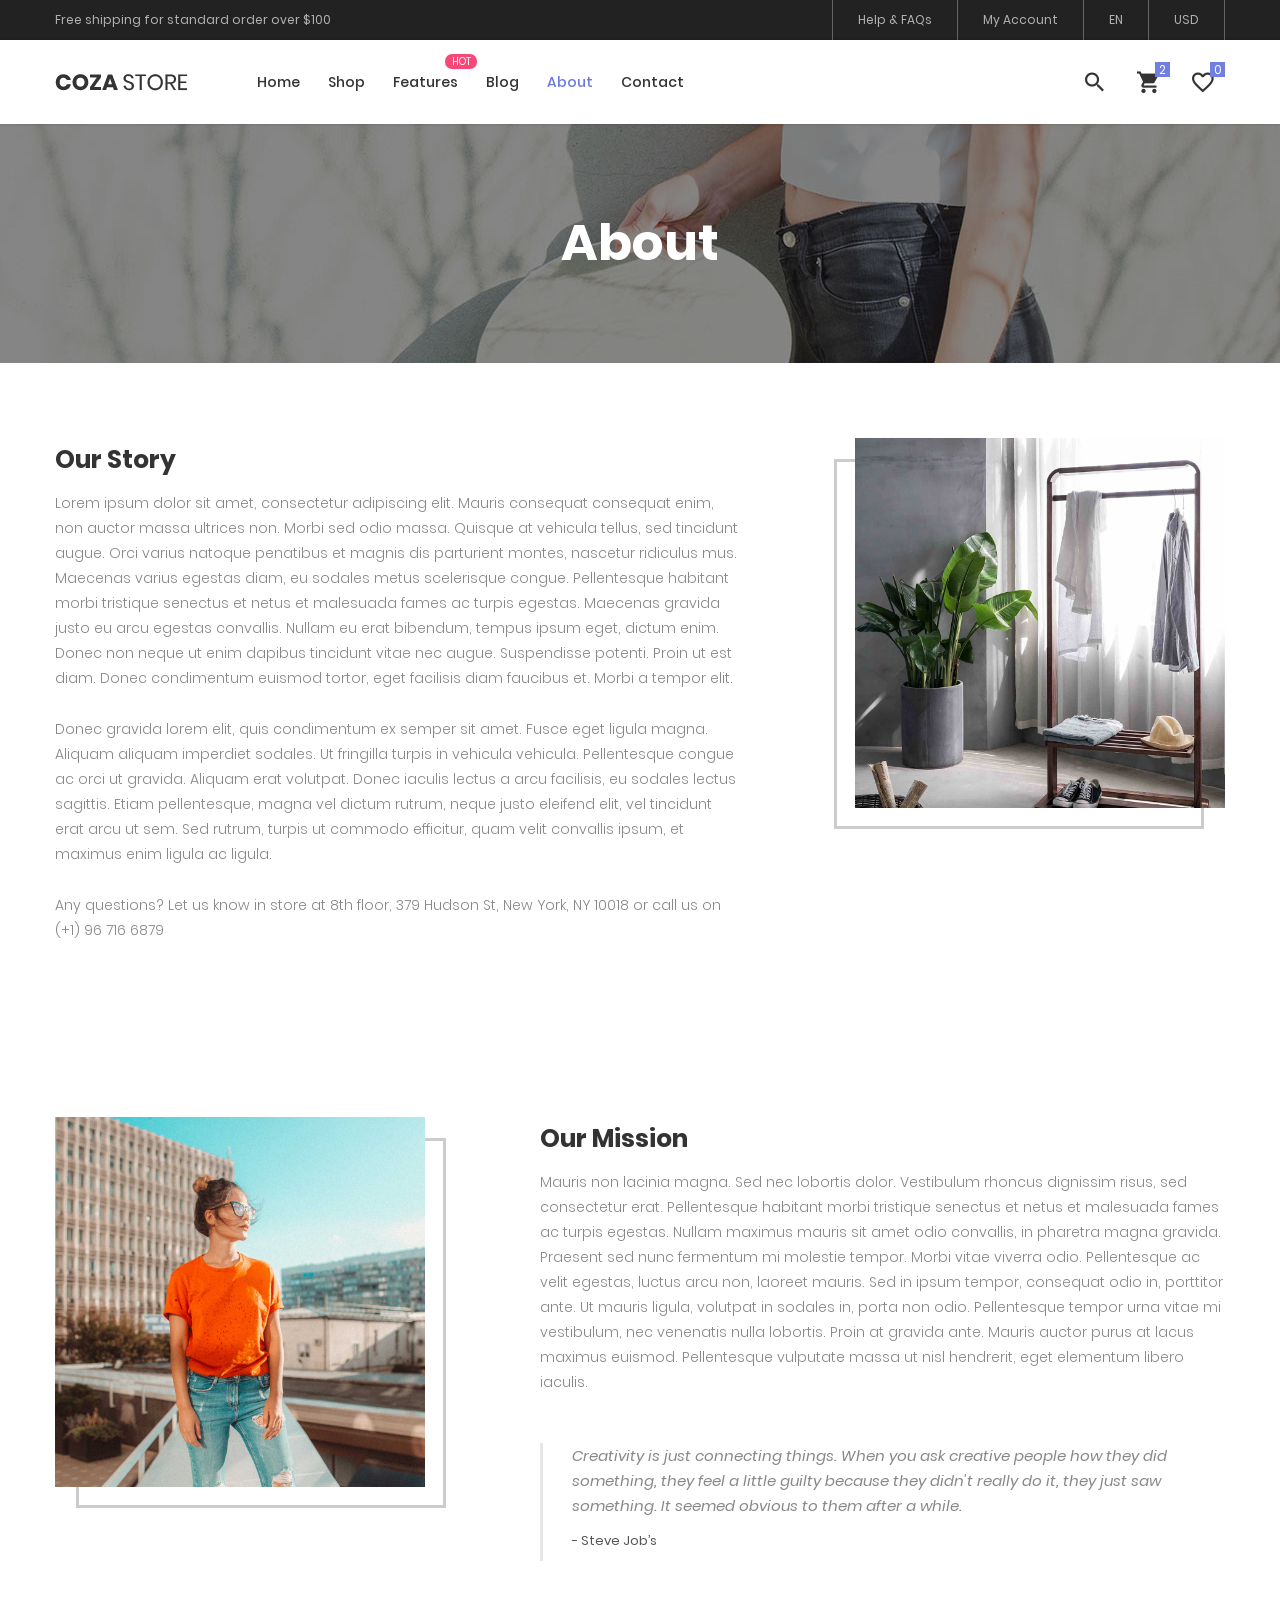
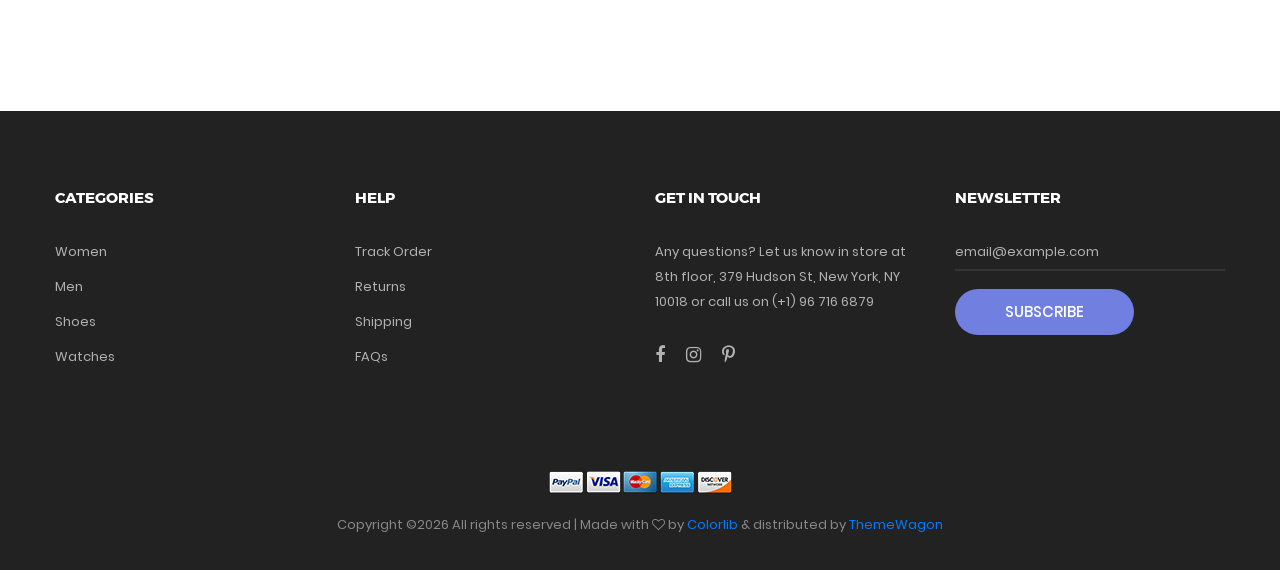
<file: cozastore-master/about.html>
<!DOCTYPE html>
<html lang="en">
<head>
	<title>About</title>
	<meta charset="UTF-8">
	<meta name="viewport" content="width=device-width, initial-scale=1">
<!--===============================================================================================-->	
	<link rel="icon" type="image/png" href="images/icons/favicon.png"/>
<!--===============================================================================================-->
	<link rel="stylesheet" type="text/css" href="vendor/bootstrap/css/bootstrap.min.css">
<!--===============================================================================================-->
	<link rel="stylesheet" type="text/css" href="fonts/font-awesome-4.7.0/css/font-awesome.min.css">
<!--===============================================================================================-->
	<link rel="stylesheet" type="text/css" href="fonts/iconic/css/material-design-iconic-font.min.css">
<!--===============================================================================================-->
	<link rel="stylesheet" type="text/css" href="fonts/linearicons-v1.0.0/icon-font.min.css">
<!--===============================================================================================-->
	<link rel="stylesheet" type="text/css" href="vendor/animate/animate.css">
<!--===============================================================================================-->	
	<link rel="stylesheet" type="text/css" href="vendor/css-hamburgers/hamburgers.min.css">
<!--===============================================================================================-->
	<link rel="stylesheet" type="text/css" href="vendor/animsition/css/animsition.min.css">
<!--===============================================================================================-->
	<link rel="stylesheet" type="text/css" href="vendor/select2/select2.min.css">
<!--===============================================================================================-->
	<link rel="stylesheet" type="text/css" href="vendor/perfect-scrollbar/perfect-scrollbar.css">
<!--===============================================================================================-->
	<link rel="stylesheet" type="text/css" href="css/util.css">
	<link rel="stylesheet" type="text/css" href="css/main.css">
<!--===============================================================================================-->
</head>
<body class="animsition">
	
	<!-- Header -->
	<header class="header-v4">
		<!-- Header desktop -->
		<div class="container-menu-desktop">
			<!-- Topbar -->
			<div class="top-bar">
				<div class="content-topbar flex-sb-m h-full container">
					<div class="left-top-bar">
						Free shipping for standard order over $100
					</div>

					<div class="right-top-bar flex-w h-full">
						<a href="#" class="flex-c-m trans-04 p-lr-25">
							Help & FAQs
						</a>

						<a href="#" class="flex-c-m trans-04 p-lr-25">
							My Account
						</a>

						<a href="#" class="flex-c-m trans-04 p-lr-25">
							EN
						</a>

						<a href="#" class="flex-c-m trans-04 p-lr-25">
							USD
						</a>
					</div>
				</div>
			</div>

			<div class="wrap-menu-desktop how-shadow1">
				<nav class="limiter-menu-desktop container">
					
					<!-- Logo desktop -->		
					<a href="#" class="logo">
						<img src="images/icons/logo-01.png" alt="IMG-LOGO">
					</a>

					<!-- Menu desktop -->
					<div class="menu-desktop">
						<ul class="main-menu">
							<li>
								<a href="index.html">Home</a>
								<ul class="sub-menu">
									<li><a href="index.html">Homepage 1</a></li>
									<li><a href="home-02.html">Homepage 2</a></li>
									<li><a href="home-03.html">Homepage 3</a></li>
								</ul>
							</li>

							<li>
								<a href="product.html">Shop</a>
							</li>

							<li class="label1" data-label1="hot">
								<a href="shoping-cart.html">Features</a>
							</li>

							<li>
								<a href="blog.html">Blog</a>
							</li>

							<li class="active-menu">
								<a href="about.html">About</a>
							</li>

							<li>
								<a href="contact.html">Contact</a>
							</li>
						</ul>
					</div>	

					<!-- Icon header -->
					<div class="wrap-icon-header flex-w flex-r-m">
						<div class="icon-header-item cl2 hov-cl1 trans-04 p-l-22 p-r-11 js-show-modal-search">
							<i class="zmdi zmdi-search"></i>
						</div>

						<div class="icon-header-item cl2 hov-cl1 trans-04 p-l-22 p-r-11 icon-header-noti js-show-cart" data-notify="2">
							<i class="zmdi zmdi-shopping-cart"></i>
						</div>

						<a href="#" class="icon-header-item cl2 hov-cl1 trans-04 p-l-22 p-r-11 icon-header-noti" data-notify="0">
							<i class="zmdi zmdi-favorite-outline"></i>
						</a>
					</div>
				</nav>
			</div>	
		</div>

		<!-- Header Mobile -->
		<div class="wrap-header-mobile">
			<!-- Logo moblie -->		
			<div class="logo-mobile">
				<a href="index.html"><img src="images/icons/logo-01.png" alt="IMG-LOGO"></a>
			</div>

			<!-- Icon header -->
			<div class="wrap-icon-header flex-w flex-r-m m-r-15">
				<div class="icon-header-item cl2 hov-cl1 trans-04 p-r-11 js-show-modal-search">
					<i class="zmdi zmdi-search"></i>
				</div>

				<div class="icon-header-item cl2 hov-cl1 trans-04 p-r-11 p-l-10 icon-header-noti js-show-cart" data-notify="2">
					<i class="zmdi zmdi-shopping-cart"></i>
				</div>

				<a href="#" class="dis-block icon-header-item cl2 hov-cl1 trans-04 p-r-11 p-l-10 icon-header-noti" data-notify="0">
					<i class="zmdi zmdi-favorite-outline"></i>
				</a>
			</div>

			<!-- Button show menu -->
			<div class="btn-show-menu-mobile hamburger hamburger--squeeze">
				<span class="hamburger-box">
					<span class="hamburger-inner"></span>
				</span>
			</div>
		</div>


		<!-- Menu Mobile -->
		<div class="menu-mobile">
			<ul class="topbar-mobile">
				<li>
					<div class="left-top-bar">
						Free shipping for standard order over $100
					</div>
				</li>

				<li>
					<div class="right-top-bar flex-w h-full">
						<a href="#" class="flex-c-m p-lr-10 trans-04">
							Help & FAQs
						</a>

						<a href="#" class="flex-c-m p-lr-10 trans-04">
							My Account
						</a>

						<a href="#" class="flex-c-m p-lr-10 trans-04">
							EN
						</a>

						<a href="#" class="flex-c-m p-lr-10 trans-04">
							USD
						</a>
					</div>
				</li>
			</ul>

			<ul class="main-menu-m">
				<li>
					<a href="index.html">Home</a>
					<ul class="sub-menu-m">
						<li><a href="index.html">Homepage 1</a></li>
						<li><a href="home-02.html">Homepage 2</a></li>
						<li><a href="home-03.html">Homepage 3</a></li>
					</ul>
					<span class="arrow-main-menu-m">
						<i class="fa fa-angle-right" aria-hidden="true"></i>
					</span>
				</li>

				<li>
					<a href="product.html">Shop</a>
				</li>

				<li>
					<a href="shoping-cart.html" class="label1 rs1" data-label1="hot">Features</a>
				</li>

				<li>
					<a href="blog.html">Blog</a>
				</li>

				<li>
					<a href="about.html">About</a>
				</li>

				<li>
					<a href="contact.html">Contact</a>
				</li>
			</ul>
		</div>

		<!-- Modal Search -->
		<div class="modal-search-header flex-c-m trans-04 js-hide-modal-search">
			<div class="container-search-header">
				<button class="flex-c-m btn-hide-modal-search trans-04 js-hide-modal-search">
					<img src="images/icons/icon-close2.png" alt="CLOSE">
				</button>

				<form class="wrap-search-header flex-w p-l-15">
					<button class="flex-c-m trans-04">
						<i class="zmdi zmdi-search"></i>
					</button>
					<input class="plh3" type="text" name="search" placeholder="Search...">
				</form>
			</div>
		</div>
	</header>

	<!-- Cart -->
	<div class="wrap-header-cart js-panel-cart">
		<div class="s-full js-hide-cart"></div>

		<div class="header-cart flex-col-l p-l-65 p-r-25">
			<div class="header-cart-title flex-w flex-sb-m p-b-8">
				<span class="mtext-103 cl2">
					Your Cart
				</span>

				<div class="fs-35 lh-10 cl2 p-lr-5 pointer hov-cl1 trans-04 js-hide-cart">
					<i class="zmdi zmdi-close"></i>
				</div>
			</div>
			
			<div class="header-cart-content flex-w js-pscroll">
				<ul class="header-cart-wrapitem w-full">
					<li class="header-cart-item flex-w flex-t m-b-12">
						<div class="header-cart-item-img">
							<img src="images/item-cart-01.jpg" alt="IMG">
						</div>

						<div class="header-cart-item-txt p-t-8">
							<a href="#" class="header-cart-item-name m-b-18 hov-cl1 trans-04">
								White Shirt Pleat
							</a>

							<span class="header-cart-item-info">
								1 x $19.00
							</span>
						</div>
					</li>

					<li class="header-cart-item flex-w flex-t m-b-12">
						<div class="header-cart-item-img">
							<img src="images/item-cart-02.jpg" alt="IMG">
						</div>

						<div class="header-cart-item-txt p-t-8">
							<a href="#" class="header-cart-item-name m-b-18 hov-cl1 trans-04">
								Converse All Star
							</a>

							<span class="header-cart-item-info">
								1 x $39.00
							</span>
						</div>
					</li>

					<li class="header-cart-item flex-w flex-t m-b-12">
						<div class="header-cart-item-img">
							<img src="images/item-cart-03.jpg" alt="IMG">
						</div>

						<div class="header-cart-item-txt p-t-8">
							<a href="#" class="header-cart-item-name m-b-18 hov-cl1 trans-04">
								Nixon Porter Leather
							</a>

							<span class="header-cart-item-info">
								1 x $17.00
							</span>
						</div>
					</li>
				</ul>
				
				<div class="w-full">
					<div class="header-cart-total w-full p-tb-40">
						Total: $75.00
					</div>

					<div class="header-cart-buttons flex-w w-full">
						<a href="shoping-cart.html" class="flex-c-m stext-101 cl0 size-107 bg3 bor2 hov-btn3 p-lr-15 trans-04 m-r-8 m-b-10">
							View Cart
						</a>

						<a href="shoping-cart.html" class="flex-c-m stext-101 cl0 size-107 bg3 bor2 hov-btn3 p-lr-15 trans-04 m-b-10">
							Check Out
						</a>
					</div>
				</div>
			</div>
		</div>
	</div>


	<!-- Title page -->
	<section class="bg-img1 txt-center p-lr-15 p-tb-92" style="background-image: url('images/bg-01.jpg');">
		<h2 class="ltext-105 cl0 txt-center">
			About
		</h2>
	</section>	


	<!-- Content page -->
	<section class="bg0 p-t-75 p-b-120">
		<div class="container">
			<div class="row p-b-148">
				<div class="col-md-7 col-lg-8">
					<div class="p-t-7 p-r-85 p-r-15-lg p-r-0-md">
						<h3 class="mtext-111 cl2 p-b-16">
							Our Story
						</h3>

						<p class="stext-113 cl6 p-b-26">
							Lorem ipsum dolor sit amet, consectetur adipiscing elit. Mauris consequat consequat enim, non auctor massa ultrices non. Morbi sed odio massa. Quisque at vehicula tellus, sed tincidunt augue. Orci varius natoque penatibus et magnis dis parturient montes, nascetur ridiculus mus. Maecenas varius egestas diam, eu sodales metus scelerisque congue. Pellentesque habitant morbi tristique senectus et netus et malesuada fames ac turpis egestas. Maecenas gravida justo eu arcu egestas convallis. Nullam eu erat bibendum, tempus ipsum eget, dictum enim. Donec non neque ut enim dapibus tincidunt vitae nec augue. Suspendisse potenti. Proin ut est diam. Donec condimentum euismod tortor, eget facilisis diam faucibus et. Morbi a tempor elit.
						</p>

						<p class="stext-113 cl6 p-b-26">
							Donec gravida lorem elit, quis condimentum ex semper sit amet. Fusce eget ligula magna. Aliquam aliquam imperdiet sodales. Ut fringilla turpis in vehicula vehicula. Pellentesque congue ac orci ut gravida. Aliquam erat volutpat. Donec iaculis lectus a arcu facilisis, eu sodales lectus sagittis. Etiam pellentesque, magna vel dictum rutrum, neque justo eleifend elit, vel tincidunt erat arcu ut sem. Sed rutrum, turpis ut commodo efficitur, quam velit convallis ipsum, et maximus enim ligula ac ligula. 
						</p>

						<p class="stext-113 cl6 p-b-26">
							Any questions? Let us know in store at 8th floor, 379 Hudson St, New York, NY 10018 or call us on (+1) 96 716 6879
						</p>
					</div>
				</div>

				<div class="col-11 col-md-5 col-lg-4 m-lr-auto">
					<div class="how-bor1 ">
						<div class="hov-img0">
							<img src="images/about-01.jpg" alt="IMG">
						</div>
					</div>
				</div>
			</div>
			
			<div class="row">
				<div class="order-md-2 col-md-7 col-lg-8 p-b-30">
					<div class="p-t-7 p-l-85 p-l-15-lg p-l-0-md">
						<h3 class="mtext-111 cl2 p-b-16">
							Our Mission
						</h3>

						<p class="stext-113 cl6 p-b-26">
							Mauris non lacinia magna. Sed nec lobortis dolor. Vestibulum rhoncus dignissim risus, sed consectetur erat. Pellentesque habitant morbi tristique senectus et netus et malesuada fames ac turpis egestas. Nullam maximus mauris sit amet odio convallis, in pharetra magna gravida. Praesent sed nunc fermentum mi molestie tempor. Morbi vitae viverra odio. Pellentesque ac velit egestas, luctus arcu non, laoreet mauris. Sed in ipsum tempor, consequat odio in, porttitor ante. Ut mauris ligula, volutpat in sodales in, porta non odio. Pellentesque tempor urna vitae mi vestibulum, nec venenatis nulla lobortis. Proin at gravida ante. Mauris auctor purus at lacus maximus euismod. Pellentesque vulputate massa ut nisl hendrerit, eget elementum libero iaculis.
						</p>

						<div class="bor16 p-l-29 p-b-9 m-t-22">
							<p class="stext-114 cl6 p-r-40 p-b-11">
								Creativity is just connecting things. When you ask creative people how they did something, they feel a little guilty because they didn't really do it, they just saw something. It seemed obvious to them after a while.
							</p>

							<span class="stext-111 cl8">
								- Steve Job’s 
							</span>
						</div>
					</div>
				</div>

				<div class="order-md-1 col-11 col-md-5 col-lg-4 m-lr-auto p-b-30">
					<div class="how-bor2">
						<div class="hov-img0">
							<img src="images/about-02.jpg" alt="IMG">
						</div>
					</div>
				</div>
			</div>
		</div>
	</section>	
	
		

	<!-- Footer -->
	<footer class="bg3 p-t-75 p-b-32">
		<div class="container">
			<div class="row">
				<div class="col-sm-6 col-lg-3 p-b-50">
					<h4 class="stext-301 cl0 p-b-30">
						Categories
					</h4>

					<ul>
						<li class="p-b-10">
							<a href="#" class="stext-107 cl7 hov-cl1 trans-04">
								Women
							</a>
						</li>

						<li class="p-b-10">
							<a href="#" class="stext-107 cl7 hov-cl1 trans-04">
								Men
							</a>
						</li>

						<li class="p-b-10">
							<a href="#" class="stext-107 cl7 hov-cl1 trans-04">
								Shoes
							</a>
						</li>

						<li class="p-b-10">
							<a href="#" class="stext-107 cl7 hov-cl1 trans-04">
								Watches
							</a>
						</li>
					</ul>
				</div>

				<div class="col-sm-6 col-lg-3 p-b-50">
					<h4 class="stext-301 cl0 p-b-30">
						Help
					</h4>

					<ul>
						<li class="p-b-10">
							<a href="#" class="stext-107 cl7 hov-cl1 trans-04">
								Track Order
							</a>
						</li>

						<li class="p-b-10">
							<a href="#" class="stext-107 cl7 hov-cl1 trans-04">
								Returns 
							</a>
						</li>

						<li class="p-b-10">
							<a href="#" class="stext-107 cl7 hov-cl1 trans-04">
								Shipping
							</a>
						</li>

						<li class="p-b-10">
							<a href="#" class="stext-107 cl7 hov-cl1 trans-04">
								FAQs
							</a>
						</li>
					</ul>
				</div>

				<div class="col-sm-6 col-lg-3 p-b-50">
					<h4 class="stext-301 cl0 p-b-30">
						GET IN TOUCH
					</h4>

					<p class="stext-107 cl7 size-201">
						Any questions? Let us know in store at 8th floor, 379 Hudson St, New York, NY 10018 or call us on (+1) 96 716 6879
					</p>

					<div class="p-t-27">
						<a href="#" class="fs-18 cl7 hov-cl1 trans-04 m-r-16">
							<i class="fa fa-facebook"></i>
						</a>

						<a href="#" class="fs-18 cl7 hov-cl1 trans-04 m-r-16">
							<i class="fa fa-instagram"></i>
						</a>

						<a href="#" class="fs-18 cl7 hov-cl1 trans-04 m-r-16">
							<i class="fa fa-pinterest-p"></i>
						</a>
					</div>
				</div>

				<div class="col-sm-6 col-lg-3 p-b-50">
					<h4 class="stext-301 cl0 p-b-30">
						Newsletter
					</h4>

					<form>
						<div class="wrap-input1 w-full p-b-4">
							<input class="input1 bg-none plh1 stext-107 cl7" type="text" name="email" placeholder="email@example.com">
							<div class="focus-input1 trans-04"></div>
						</div>

						<div class="p-t-18">
							<button class="flex-c-m stext-101 cl0 size-103 bg1 bor1 hov-btn2 p-lr-15 trans-04">
								Subscribe
							</button>
						</div>
					</form>
				</div>
			</div>

			<div class="p-t-40">
				<div class="flex-c-m flex-w p-b-18">
					<a href="#" class="m-all-1">
						<img src="images/icons/icon-pay-01.png" alt="ICON-PAY">
					</a>

					<a href="#" class="m-all-1">
						<img src="images/icons/icon-pay-02.png" alt="ICON-PAY">
					</a>

					<a href="#" class="m-all-1">
						<img src="images/icons/icon-pay-03.png" alt="ICON-PAY">
					</a>

					<a href="#" class="m-all-1">
						<img src="images/icons/icon-pay-04.png" alt="ICON-PAY">
					</a>

					<a href="#" class="m-all-1">
						<img src="images/icons/icon-pay-05.png" alt="ICON-PAY">
					</a>
				</div>

				<p class="stext-107 cl6 txt-center">
					<!-- Link back to Colorlib can't be removed. Template is licensed under CC BY 3.0. -->
Copyright &copy;<script>document.write(new Date().getFullYear());</script> All rights reserved | Made with <i class="fa fa-heart-o" aria-hidden="true"></i> by <a href="https://colorlib.com" target="_blank">Colorlib</a> &amp; distributed by <a href="https://themewagon.com" target="_blank">ThemeWagon</a>
<!-- Link back to Colorlib can't be removed. Template is licensed under CC BY 3.0. -->

				</p>
			</div>
		</div>
	</footer>


	<!-- Back to top -->
	<div class="btn-back-to-top" id="myBtn">
		<span class="symbol-btn-back-to-top">
			<i class="zmdi zmdi-chevron-up"></i>
		</span>
	</div>

<!--===============================================================================================-->	
	<script src="vendor/jquery/jquery-3.2.1.min.js"></script>
<!--===============================================================================================-->
	<script src="vendor/animsition/js/animsition.min.js"></script>
<!--===============================================================================================-->
	<script src="vendor/bootstrap/js/popper.js"></script>
	<script src="vendor/bootstrap/js/bootstrap.min.js"></script>
<!--===============================================================================================-->
	<script src="vendor/select2/select2.min.js"></script>
	<script>
		$(".js-select2").each(function(){
			$(this).select2({
				minimumResultsForSearch: 20,
				dropdownParent: $(this).next('.dropDownSelect2')
			});
		})
	</script>
<!--===============================================================================================-->
	<script src="vendor/MagnificPopup/jquery.magnific-popup.min.js"></script>
<!--===============================================================================================-->
	<script src="vendor/perfect-scrollbar/perfect-scrollbar.min.js"></script>
	<script>
		$('.js-pscroll').each(function(){
			$(this).css('position','relative');
			$(this).css('overflow','hidden');
			var ps = new PerfectScrollbar(this, {
				wheelSpeed: 1,
				scrollingThreshold: 1000,
				wheelPropagation: false,
			});

			$(window).on('resize', function(){
				ps.update();
			})
		});
	</script>
<!--===============================================================================================-->
	<script src="js/main.js"></script>
	
</body>
</html>
</file>
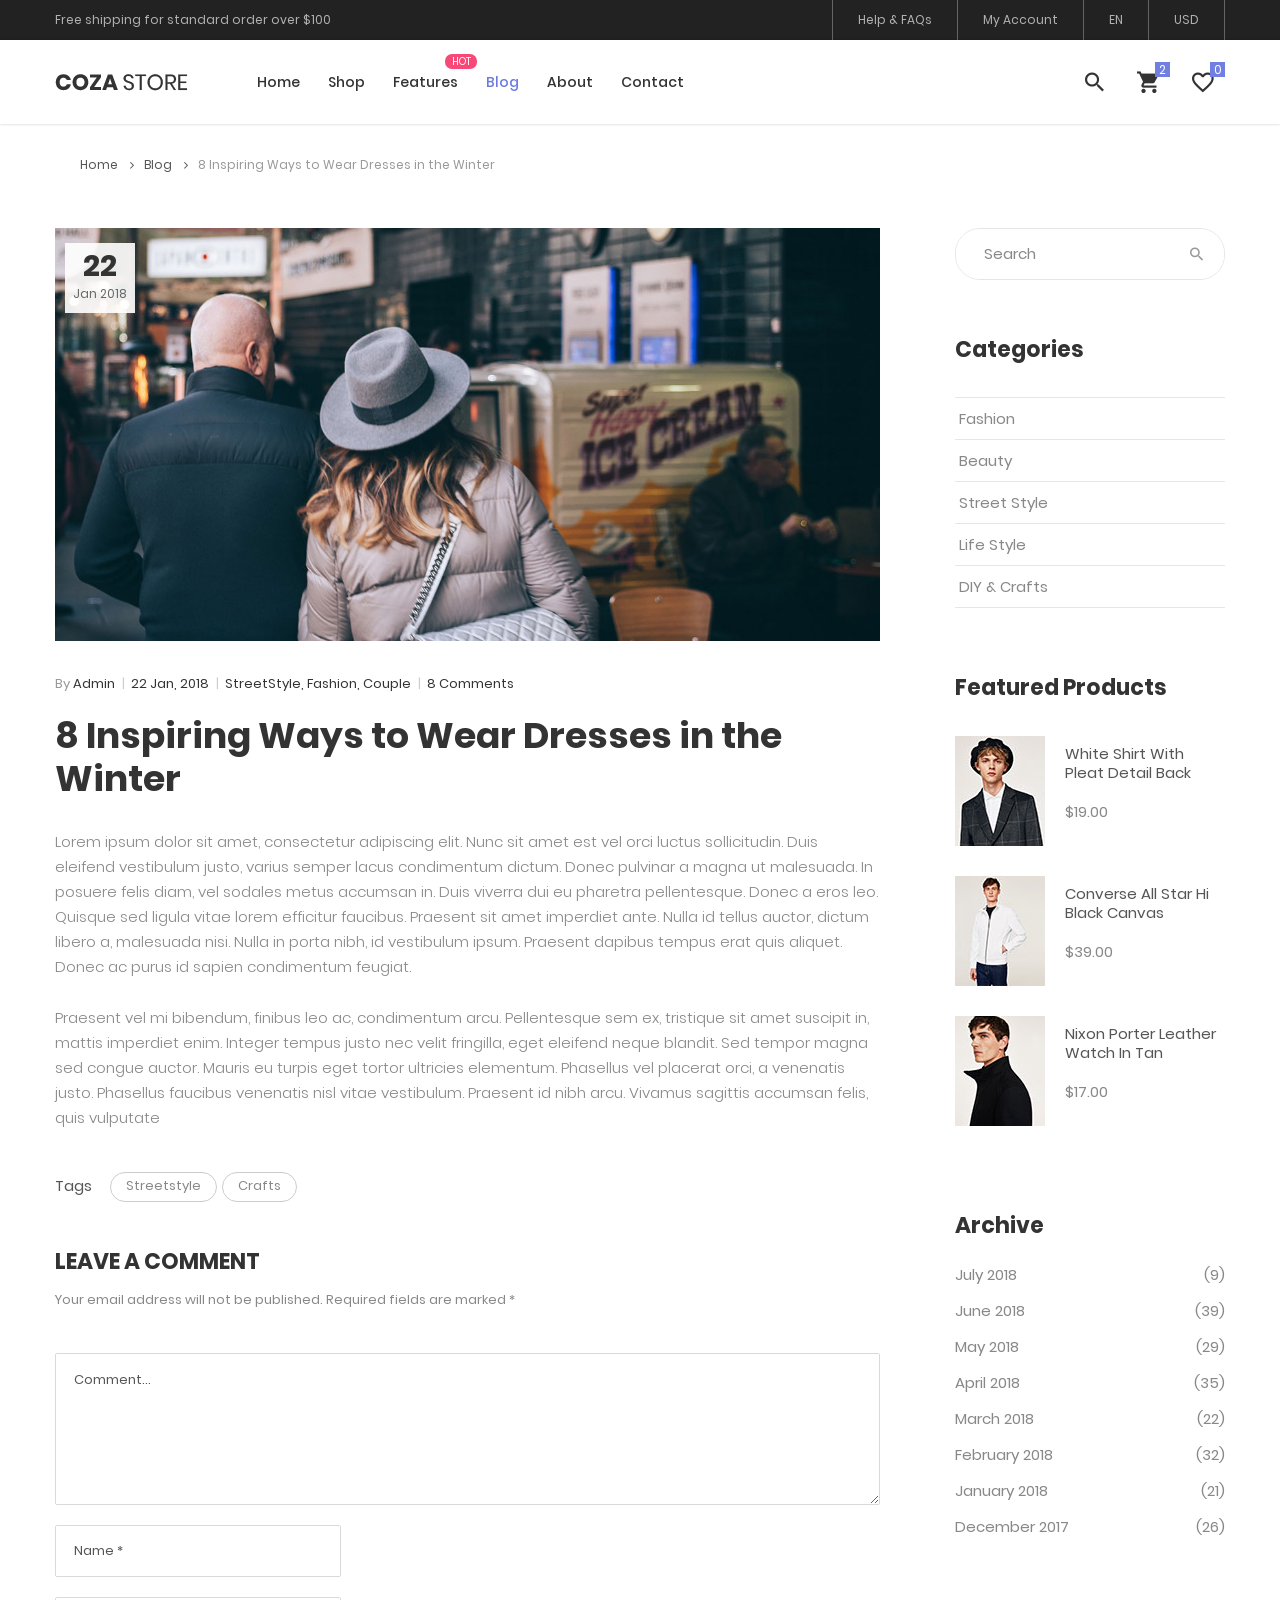
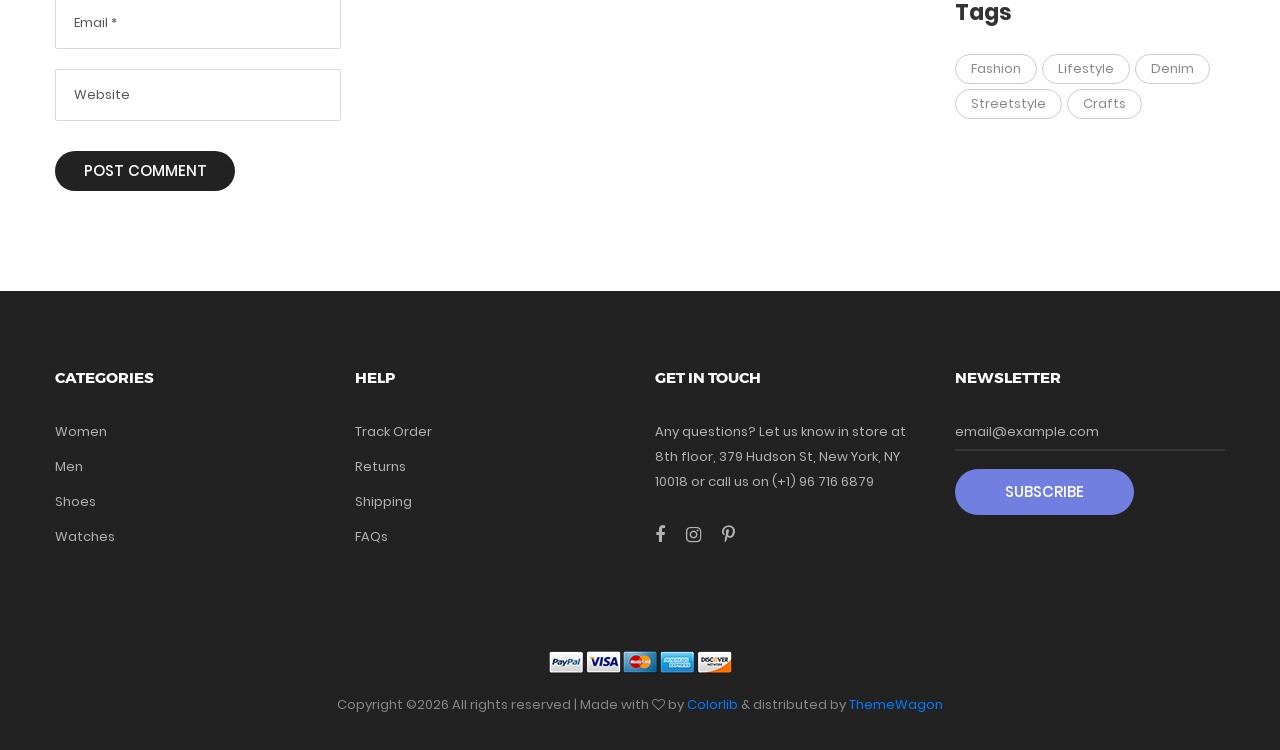
<file: cozastore-master/blog-detail.html>
<!DOCTYPE html>
<html lang="en">
<head>
	<title>Blog Detail</title>
	<meta charset="UTF-8">
	<meta name="viewport" content="width=device-width, initial-scale=1">
<!--===============================================================================================-->	
	<link rel="icon" type="image/png" href="images/icons/favicon.png"/>
<!--===============================================================================================-->
	<link rel="stylesheet" type="text/css" href="vendor/bootstrap/css/bootstrap.min.css">
<!--===============================================================================================-->
	<link rel="stylesheet" type="text/css" href="fonts/font-awesome-4.7.0/css/font-awesome.min.css">
<!--===============================================================================================-->
	<link rel="stylesheet" type="text/css" href="fonts/iconic/css/material-design-iconic-font.min.css">
<!--===============================================================================================-->
	<link rel="stylesheet" type="text/css" href="fonts/linearicons-v1.0.0/icon-font.min.css">
<!--===============================================================================================-->
	<link rel="stylesheet" type="text/css" href="vendor/animate/animate.css">
<!--===============================================================================================-->	
	<link rel="stylesheet" type="text/css" href="vendor/css-hamburgers/hamburgers.min.css">
<!--===============================================================================================-->
	<link rel="stylesheet" type="text/css" href="vendor/animsition/css/animsition.min.css">
<!--===============================================================================================-->
	<link rel="stylesheet" type="text/css" href="vendor/select2/select2.min.css">
<!--===============================================================================================-->
	<link rel="stylesheet" type="text/css" href="vendor/perfect-scrollbar/perfect-scrollbar.css">
<!--===============================================================================================-->
	<link rel="stylesheet" type="text/css" href="css/util.css">
	<link rel="stylesheet" type="text/css" href="css/main.css">
<!--===============================================================================================-->
</head>
<body class="animsition">
	
	<!-- Header -->
	<header class="header-v4">
		<!-- Header desktop -->
		<div class="container-menu-desktop">
			<!-- Topbar -->
			<div class="top-bar">
				<div class="content-topbar flex-sb-m h-full container">
					<div class="left-top-bar">
						Free shipping for standard order over $100
					</div>

					<div class="right-top-bar flex-w h-full">
						<a href="#" class="flex-c-m trans-04 p-lr-25">
							Help & FAQs
						</a>

						<a href="#" class="flex-c-m trans-04 p-lr-25">
							My Account
						</a>

						<a href="#" class="flex-c-m trans-04 p-lr-25">
							EN
						</a>

						<a href="#" class="flex-c-m trans-04 p-lr-25">
							USD
						</a>
					</div>
				</div>
			</div>

			<div class="wrap-menu-desktop how-shadow1">
				<nav class="limiter-menu-desktop container">
					
					<!-- Logo desktop -->		
					<a href="#" class="logo">
						<img src="images/icons/logo-01.png" alt="IMG-LOGO">
					</a>

					<!-- Menu desktop -->
					<div class="menu-desktop">
						<ul class="main-menu">
							<li>
								<a href="index.html">Home</a>
								<ul class="sub-menu">
									<li><a href="index.html">Homepage 1</a></li>
									<li><a href="home-02.html">Homepage 2</a></li>
									<li><a href="home-03.html">Homepage 3</a></li>
								</ul>
							</li>

							<li>
								<a href="product.html">Shop</a>
							</li>

							<li class="label1" data-label1="hot">
								<a href="shoping-cart.html">Features</a>
							</li>

							<li class="active-menu">
								<a href="blog.html">Blog</a>
							</li>

							<li>
								<a href="about.html">About</a>
							</li>

							<li>
								<a href="contact.html">Contact</a>
							</li>
						</ul>
					</div>	

					<!-- Icon header -->
					<div class="wrap-icon-header flex-w flex-r-m">
						<div class="icon-header-item cl2 hov-cl1 trans-04 p-l-22 p-r-11 js-show-modal-search">
							<i class="zmdi zmdi-search"></i>
						</div>

						<div class="icon-header-item cl2 hov-cl1 trans-04 p-l-22 p-r-11 icon-header-noti js-show-cart" data-notify="2">
							<i class="zmdi zmdi-shopping-cart"></i>
						</div>

						<a href="#" class="icon-header-item cl2 hov-cl1 trans-04 p-l-22 p-r-11 icon-header-noti" data-notify="0">
							<i class="zmdi zmdi-favorite-outline"></i>
						</a>
					</div>
				</nav>
			</div>	
		</div>

		<!-- Header Mobile -->
		<div class="wrap-header-mobile">
			<!-- Logo moblie -->		
			<div class="logo-mobile">
				<a href="index.html"><img src="images/icons/logo-01.png" alt="IMG-LOGO"></a>
			</div>

			<!-- Icon header -->
			<div class="wrap-icon-header flex-w flex-r-m m-r-15">
				<div class="icon-header-item cl2 hov-cl1 trans-04 p-r-11 js-show-modal-search">
					<i class="zmdi zmdi-search"></i>
				</div>

				<div class="icon-header-item cl2 hov-cl1 trans-04 p-r-11 p-l-10 icon-header-noti js-show-cart" data-notify="2">
					<i class="zmdi zmdi-shopping-cart"></i>
				</div>

				<a href="#" class="dis-block icon-header-item cl2 hov-cl1 trans-04 p-r-11 p-l-10 icon-header-noti" data-notify="0">
					<i class="zmdi zmdi-favorite-outline"></i>
				</a>
			</div>

			<!-- Button show menu -->
			<div class="btn-show-menu-mobile hamburger hamburger--squeeze">
				<span class="hamburger-box">
					<span class="hamburger-inner"></span>
				</span>
			</div>
		</div>


		<!-- Menu Mobile -->
		<div class="menu-mobile">
			<ul class="topbar-mobile">
				<li>
					<div class="left-top-bar">
						Free shipping for standard order over $100
					</div>
				</li>

				<li>
					<div class="right-top-bar flex-w h-full">
						<a href="#" class="flex-c-m p-lr-10 trans-04">
							Help & FAQs
						</a>

						<a href="#" class="flex-c-m p-lr-10 trans-04">
							My Account
						</a>

						<a href="#" class="flex-c-m p-lr-10 trans-04">
							EN
						</a>

						<a href="#" class="flex-c-m p-lr-10 trans-04">
							USD
						</a>
					</div>
				</li>
			</ul>

			<ul class="main-menu-m">
				<li>
					<a href="index.html">Home</a>
					<ul class="sub-menu-m">
						<li><a href="index.html">Homepage 1</a></li>
						<li><a href="home-02.html">Homepage 2</a></li>
						<li><a href="home-03.html">Homepage 3</a></li>
					</ul>
					<span class="arrow-main-menu-m">
						<i class="fa fa-angle-right" aria-hidden="true"></i>
					</span>
				</li>

				<li>
					<a href="product.html">Shop</a>
				</li>

				<li>
					<a href="shoping-cart.html" class="label1 rs1" data-label1="hot">Features</a>
				</li>

				<li>
					<a href="blog.html">Blog</a>
				</li>

				<li>
					<a href="about.html">About</a>
				</li>

				<li>
					<a href="contact.html">Contact</a>
				</li>
			</ul>
		</div>

		<!-- Modal Search -->
		<div class="modal-search-header flex-c-m trans-04 js-hide-modal-search">
			<div class="container-search-header">
				<button class="flex-c-m btn-hide-modal-search trans-04 js-hide-modal-search">
					<img src="images/icons/icon-close2.png" alt="CLOSE">
				</button>

				<form class="wrap-search-header flex-w p-l-15">
					<button class="flex-c-m trans-04">
						<i class="zmdi zmdi-search"></i>
					</button>
					<input class="plh3" type="text" name="search" placeholder="Search...">
				</form>
			</div>
		</div>
	</header>

	<!-- Cart -->
	<div class="wrap-header-cart js-panel-cart">
		<div class="s-full js-hide-cart"></div>

		<div class="header-cart flex-col-l p-l-65 p-r-25">
			<div class="header-cart-title flex-w flex-sb-m p-b-8">
				<span class="mtext-103 cl2">
					Your Cart
				</span>

				<div class="fs-35 lh-10 cl2 p-lr-5 pointer hov-cl1 trans-04 js-hide-cart">
					<i class="zmdi zmdi-close"></i>
				</div>
			</div>
			
			<div class="header-cart-content flex-w js-pscroll">
				<ul class="header-cart-wrapitem w-full">
					<li class="header-cart-item flex-w flex-t m-b-12">
						<div class="header-cart-item-img">
							<img src="images/item-cart-01.jpg" alt="IMG">
						</div>

						<div class="header-cart-item-txt p-t-8">
							<a href="#" class="header-cart-item-name m-b-18 hov-cl1 trans-04">
								White Shirt Pleat
							</a>

							<span class="header-cart-item-info">
								1 x $19.00
							</span>
						</div>
					</li>

					<li class="header-cart-item flex-w flex-t m-b-12">
						<div class="header-cart-item-img">
							<img src="images/item-cart-02.jpg" alt="IMG">
						</div>

						<div class="header-cart-item-txt p-t-8">
							<a href="#" class="header-cart-item-name m-b-18 hov-cl1 trans-04">
								Converse All Star
							</a>

							<span class="header-cart-item-info">
								1 x $39.00
							</span>
						</div>
					</li>

					<li class="header-cart-item flex-w flex-t m-b-12">
						<div class="header-cart-item-img">
							<img src="images/item-cart-03.jpg" alt="IMG">
						</div>

						<div class="header-cart-item-txt p-t-8">
							<a href="#" class="header-cart-item-name m-b-18 hov-cl1 trans-04">
								Nixon Porter Leather
							</a>

							<span class="header-cart-item-info">
								1 x $17.00
							</span>
						</div>
					</li>
				</ul>
				
				<div class="w-full">
					<div class="header-cart-total w-full p-tb-40">
						Total: $75.00
					</div>

					<div class="header-cart-buttons flex-w w-full">
						<a href="shoping-cart.html" class="flex-c-m stext-101 cl0 size-107 bg3 bor2 hov-btn3 p-lr-15 trans-04 m-r-8 m-b-10">
							View Cart
						</a>

						<a href="shoping-cart.html" class="flex-c-m stext-101 cl0 size-107 bg3 bor2 hov-btn3 p-lr-15 trans-04 m-b-10">
							Check Out
						</a>
					</div>
				</div>
			</div>
		</div>
	</div>


	<!-- breadcrumb -->
	<div class="container">
		<div class="bread-crumb flex-w p-l-25 p-r-15 p-t-30 p-lr-0-lg">
			<a href="index.html" class="stext-109 cl8 hov-cl1 trans-04">
				Home
				<i class="fa fa-angle-right m-l-9 m-r-10" aria-hidden="true"></i>
			</a>

			<a href="blog.html" class="stext-109 cl8 hov-cl1 trans-04">
				Blog
				<i class="fa fa-angle-right m-l-9 m-r-10" aria-hidden="true"></i>
			</a>

			<span class="stext-109 cl4">
				8 Inspiring Ways to Wear Dresses in the Winter
			</span>
		</div>
	</div>


	<!-- Content page -->
	<section class="bg0 p-t-52 p-b-20">
		<div class="container">
			<div class="row">
				<div class="col-md-8 col-lg-9 p-b-80">
					<div class="p-r-45 p-r-0-lg">
						<!--  -->
						<div class="wrap-pic-w how-pos5-parent">
							<img src="images/blog-04.jpg" alt="IMG-BLOG">

							<div class="flex-col-c-m size-123 bg9 how-pos5">
								<span class="ltext-107 cl2 txt-center">
									22
								</span>

								<span class="stext-109 cl3 txt-center">
									Jan 2018
								</span>
							</div>
						</div>

						<div class="p-t-32">
							<span class="flex-w flex-m stext-111 cl2 p-b-19">
								<span>
									<span class="cl4">By</span> Admin  
									<span class="cl12 m-l-4 m-r-6">|</span>
								</span>

								<span>
									22 Jan, 2018
									<span class="cl12 m-l-4 m-r-6">|</span>
								</span>

								<span>
									StreetStyle, Fashion, Couple  
									<span class="cl12 m-l-4 m-r-6">|</span>
								</span>

								<span>
									8 Comments
								</span>
							</span>

							<h4 class="ltext-109 cl2 p-b-28">
								8 Inspiring Ways to Wear Dresses in the Winter
							</h4>

							<p class="stext-117 cl6 p-b-26">
								Lorem ipsum dolor sit amet, consectetur adipiscing elit. Nunc sit amet est vel orci luctus sollicitudin. Duis eleifend vestibulum justo, varius semper lacus condimentum dictum. Donec pulvinar a magna ut malesuada. In posuere felis diam, vel sodales metus accumsan in. Duis viverra dui eu pharetra pellentesque. Donec a eros leo. Quisque sed ligula vitae lorem efficitur faucibus. Praesent sit amet imperdiet ante. Nulla id tellus auctor, dictum libero a, malesuada nisi. Nulla in porta nibh, id vestibulum ipsum. Praesent dapibus tempus erat quis aliquet. Donec ac purus id sapien condimentum feugiat.
							</p>

							<p class="stext-117 cl6 p-b-26">
								Praesent vel mi bibendum, finibus leo ac, condimentum arcu. Pellentesque sem ex, tristique sit amet suscipit in, mattis imperdiet enim. Integer tempus justo nec velit fringilla, eget eleifend neque blandit. Sed tempor magna sed congue auctor. Mauris eu turpis eget tortor ultricies elementum. Phasellus vel placerat orci, a venenatis justo. Phasellus faucibus venenatis nisl vitae vestibulum. Praesent id nibh arcu. Vivamus sagittis accumsan felis, quis vulputate
							</p>
						</div>

						<div class="flex-w flex-t p-t-16">
							<span class="size-216 stext-116 cl8 p-t-4">
								Tags
							</span>

							<div class="flex-w size-217">
								<a href="#" class="flex-c-m stext-107 cl6 size-301 bor7 p-lr-15 hov-tag1 trans-04 m-r-5 m-b-5">
									Streetstyle
								</a>

								<a href="#" class="flex-c-m stext-107 cl6 size-301 bor7 p-lr-15 hov-tag1 trans-04 m-r-5 m-b-5">
									Crafts
								</a>
							</div>
						</div>

						<!--  -->
						<div class="p-t-40">
							<h5 class="mtext-113 cl2 p-b-12">
								Leave a Comment
							</h5>

							<p class="stext-107 cl6 p-b-40">
								Your email address will not be published. Required fields are marked *
							</p>

							<form>
								<div class="bor19 m-b-20">
									<textarea class="stext-111 cl2 plh3 size-124 p-lr-18 p-tb-15" name="cmt" placeholder="Comment..."></textarea>
								</div>

								<div class="bor19 size-218 m-b-20">
									<input class="stext-111 cl2 plh3 size-116 p-lr-18" type="text" name="name" placeholder="Name *">
								</div>

								<div class="bor19 size-218 m-b-20">
									<input class="stext-111 cl2 plh3 size-116 p-lr-18" type="text" name="email" placeholder="Email *">
								</div>

								<div class="bor19 size-218 m-b-30">
									<input class="stext-111 cl2 plh3 size-116 p-lr-18" type="text" name="web" placeholder="Website">
								</div>

								<button class="flex-c-m stext-101 cl0 size-125 bg3 bor2 hov-btn3 p-lr-15 trans-04">
									Post Comment
								</button>
							</form>
						</div>
					</div>
				</div>

				<div class="col-md-4 col-lg-3 p-b-80">
					<div class="side-menu">
						<div class="bor17 of-hidden pos-relative">
							<input class="stext-103 cl2 plh4 size-116 p-l-28 p-r-55" type="text" name="search" placeholder="Search">

							<button class="flex-c-m size-122 ab-t-r fs-18 cl4 hov-cl1 trans-04">
								<i class="zmdi zmdi-search"></i>
							</button>
						</div>

						<div class="p-t-55">
							<h4 class="mtext-112 cl2 p-b-33">
								Categories
							</h4>

							<ul>
								<li class="bor18">
									<a href="#" class="dis-block stext-115 cl6 hov-cl1 trans-04 p-tb-8 p-lr-4">
										Fashion
									</a>
								</li>

								<li class="bor18">
									<a href="#" class="dis-block stext-115 cl6 hov-cl1 trans-04 p-tb-8 p-lr-4">
										Beauty
									</a>
								</li>

								<li class="bor18">
									<a href="#" class="dis-block stext-115 cl6 hov-cl1 trans-04 p-tb-8 p-lr-4">
										Street Style
									</a>
								</li>

								<li class="bor18">
									<a href="#" class="dis-block stext-115 cl6 hov-cl1 trans-04 p-tb-8 p-lr-4">
										Life Style
									</a>
								</li>

								<li class="bor18">
									<a href="#" class="dis-block stext-115 cl6 hov-cl1 trans-04 p-tb-8 p-lr-4">
										DIY & Crafts
									</a>
								</li>
							</ul>
						</div>

						<div class="p-t-65">
							<h4 class="mtext-112 cl2 p-b-33">
								Featured Products
							</h4>

							<ul>
								<li class="flex-w flex-t p-b-30">
									<a href="#" class="wrao-pic-w size-214 hov-ovelay1 m-r-20">
										<img src="images/product-min-01.jpg" alt="PRODUCT">
									</a>

									<div class="size-215 flex-col-t p-t-8">
										<a href="#" class="stext-116 cl8 hov-cl1 trans-04">
											White Shirt With Pleat Detail Back
										</a>

										<span class="stext-116 cl6 p-t-20">
											$19.00
										</span>
									</div>
								</li>

								<li class="flex-w flex-t p-b-30">
									<a href="#" class="wrao-pic-w size-214 hov-ovelay1 m-r-20">
										<img src="images/product-min-02.jpg" alt="PRODUCT">
									</a>

									<div class="size-215 flex-col-t p-t-8">
										<a href="#" class="stext-116 cl8 hov-cl1 trans-04">
											Converse All Star Hi Black Canvas
										</a>

										<span class="stext-116 cl6 p-t-20">
											$39.00
										</span>
									</div>
								</li>

								<li class="flex-w flex-t p-b-30">
									<a href="#" class="wrao-pic-w size-214 hov-ovelay1 m-r-20">
										<img src="images/product-min-03.jpg" alt="PRODUCT">
									</a>

									<div class="size-215 flex-col-t p-t-8">
										<a href="#" class="stext-116 cl8 hov-cl1 trans-04">
											Nixon Porter Leather Watch In Tan
										</a>

										<span class="stext-116 cl6 p-t-20">
											$17.00
										</span>
									</div>
								</li>
							</ul>
						</div>

						<div class="p-t-55">
							<h4 class="mtext-112 cl2 p-b-20">
								Archive
							</h4>

							<ul>
								<li class="p-b-7">
									<a href="#" class="flex-w flex-sb-m stext-115 cl6 hov-cl1 trans-04 p-tb-2">
										<span>
											July 2018
										</span>

										<span>
											(9)
										</span>
									</a>
								</li>

								<li class="p-b-7">
									<a href="#" class="flex-w flex-sb-m stext-115 cl6 hov-cl1 trans-04 p-tb-2">
										<span>
											June 2018
										</span>

										<span>
											(39)
										</span>
									</a>
								</li>

								<li class="p-b-7">
									<a href="#" class="flex-w flex-sb-m stext-115 cl6 hov-cl1 trans-04 p-tb-2">
										<span>
											May 2018
										</span>

										<span>
											(29)
										</span>
									</a>
								</li>

								<li class="p-b-7">
									<a href="#" class="flex-w flex-sb-m stext-115 cl6 hov-cl1 trans-04 p-tb-2">
										<span>
											April  2018
										</span>

										<span>
											(35)
										</span>
									</a>
								</li>

								<li class="p-b-7">
									<a href="#" class="flex-w flex-sb-m stext-115 cl6 hov-cl1 trans-04 p-tb-2">
										<span>
											March 2018
										</span>

										<span>
											(22)
										</span>
									</a>
								</li>

								<li class="p-b-7">
									<a href="#" class="flex-w flex-sb-m stext-115 cl6 hov-cl1 trans-04 p-tb-2">
										<span>
											February 2018
										</span>

										<span>
											(32)
										</span>
									</a>
								</li>

								<li class="p-b-7">
									<a href="#" class="flex-w flex-sb-m stext-115 cl6 hov-cl1 trans-04 p-tb-2">
										<span>
											January 2018
										</span>

										<span>
											(21)
										</span>
									</a>
								</li>

								<li class="p-b-7">
									<a href="#" class="flex-w flex-sb-m stext-115 cl6 hov-cl1 trans-04 p-tb-2">
										<span>
											December 2017
										</span>

										<span>
											(26)
										</span>
									</a>
								</li>
							</ul>
						</div>

						<div class="p-t-50">
							<h4 class="mtext-112 cl2 p-b-27">
								Tags
							</h4>

							<div class="flex-w m-r--5">
								<a href="#" class="flex-c-m stext-107 cl6 size-301 bor7 p-lr-15 hov-tag1 trans-04 m-r-5 m-b-5">
									Fashion
								</a>

								<a href="#" class="flex-c-m stext-107 cl6 size-301 bor7 p-lr-15 hov-tag1 trans-04 m-r-5 m-b-5">
									Lifestyle
								</a>

								<a href="#" class="flex-c-m stext-107 cl6 size-301 bor7 p-lr-15 hov-tag1 trans-04 m-r-5 m-b-5">
									Denim
								</a>

								<a href="#" class="flex-c-m stext-107 cl6 size-301 bor7 p-lr-15 hov-tag1 trans-04 m-r-5 m-b-5">
									Streetstyle
								</a>

								<a href="#" class="flex-c-m stext-107 cl6 size-301 bor7 p-lr-15 hov-tag1 trans-04 m-r-5 m-b-5">
									Crafts
								</a>
							</div>
						</div>
					</div>
				</div>
			</div>
		</div>
	</section>	
	
		

	<!-- Footer -->
	<footer class="bg3 p-t-75 p-b-32">
		<div class="container">
			<div class="row">
				<div class="col-sm-6 col-lg-3 p-b-50">
					<h4 class="stext-301 cl0 p-b-30">
						Categories
					</h4>

					<ul>
						<li class="p-b-10">
							<a href="#" class="stext-107 cl7 hov-cl1 trans-04">
								Women
							</a>
						</li>

						<li class="p-b-10">
							<a href="#" class="stext-107 cl7 hov-cl1 trans-04">
								Men
							</a>
						</li>

						<li class="p-b-10">
							<a href="#" class="stext-107 cl7 hov-cl1 trans-04">
								Shoes
							</a>
						</li>

						<li class="p-b-10">
							<a href="#" class="stext-107 cl7 hov-cl1 trans-04">
								Watches
							</a>
						</li>
					</ul>
				</div>

				<div class="col-sm-6 col-lg-3 p-b-50">
					<h4 class="stext-301 cl0 p-b-30">
						Help
					</h4>

					<ul>
						<li class="p-b-10">
							<a href="#" class="stext-107 cl7 hov-cl1 trans-04">
								Track Order
							</a>
						</li>

						<li class="p-b-10">
							<a href="#" class="stext-107 cl7 hov-cl1 trans-04">
								Returns 
							</a>
						</li>

						<li class="p-b-10">
							<a href="#" class="stext-107 cl7 hov-cl1 trans-04">
								Shipping
							</a>
						</li>

						<li class="p-b-10">
							<a href="#" class="stext-107 cl7 hov-cl1 trans-04">
								FAQs
							</a>
						</li>
					</ul>
				</div>

				<div class="col-sm-6 col-lg-3 p-b-50">
					<h4 class="stext-301 cl0 p-b-30">
						GET IN TOUCH
					</h4>

					<p class="stext-107 cl7 size-201">
						Any questions? Let us know in store at 8th floor, 379 Hudson St, New York, NY 10018 or call us on (+1) 96 716 6879
					</p>

					<div class="p-t-27">
						<a href="#" class="fs-18 cl7 hov-cl1 trans-04 m-r-16">
							<i class="fa fa-facebook"></i>
						</a>

						<a href="#" class="fs-18 cl7 hov-cl1 trans-04 m-r-16">
							<i class="fa fa-instagram"></i>
						</a>

						<a href="#" class="fs-18 cl7 hov-cl1 trans-04 m-r-16">
							<i class="fa fa-pinterest-p"></i>
						</a>
					</div>
				</div>

				<div class="col-sm-6 col-lg-3 p-b-50">
					<h4 class="stext-301 cl0 p-b-30">
						Newsletter
					</h4>

					<form>
						<div class="wrap-input1 w-full p-b-4">
							<input class="input1 bg-none plh1 stext-107 cl7" type="text" name="email" placeholder="email@example.com">
							<div class="focus-input1 trans-04"></div>
						</div>

						<div class="p-t-18">
							<button class="flex-c-m stext-101 cl0 size-103 bg1 bor1 hov-btn2 p-lr-15 trans-04">
								Subscribe
							</button>
						</div>
					</form>
				</div>
			</div>

			<div class="p-t-40">
				<div class="flex-c-m flex-w p-b-18">
					<a href="#" class="m-all-1">
						<img src="images/icons/icon-pay-01.png" alt="ICON-PAY">
					</a>

					<a href="#" class="m-all-1">
						<img src="images/icons/icon-pay-02.png" alt="ICON-PAY">
					</a>

					<a href="#" class="m-all-1">
						<img src="images/icons/icon-pay-03.png" alt="ICON-PAY">
					</a>

					<a href="#" class="m-all-1">
						<img src="images/icons/icon-pay-04.png" alt="ICON-PAY">
					</a>

					<a href="#" class="m-all-1">
						<img src="images/icons/icon-pay-05.png" alt="ICON-PAY">
					</a>
				</div>

				<p class="stext-107 cl6 txt-center">
					<!-- Link back to Colorlib can't be removed. Template is licensed under CC BY 3.0. -->
Copyright &copy;<script>document.write(new Date().getFullYear());</script> All rights reserved | Made with <i class="fa fa-heart-o" aria-hidden="true"></i> by <a href="https://colorlib.com" target="_blank">Colorlib</a> &amp; distributed by <a href="https://themewagon.com" target="_blank">ThemeWagon</a>
<!-- Link back to Colorlib can't be removed. Template is licensed under CC BY 3.0. -->

				</p>
			</div>
		</div>
	</footer>


	<!-- Back to top -->
	<div class="btn-back-to-top" id="myBtn">
		<span class="symbol-btn-back-to-top">
			<i class="zmdi zmdi-chevron-up"></i>
		</span>
	</div>

<!--===============================================================================================-->	
	<script src="vendor/jquery/jquery-3.2.1.min.js"></script>
<!--===============================================================================================-->
	<script src="vendor/animsition/js/animsition.min.js"></script>
<!--===============================================================================================-->
	<script src="vendor/bootstrap/js/popper.js"></script>
	<script src="vendor/bootstrap/js/bootstrap.min.js"></script>
<!--===============================================================================================-->
	<script src="vendor/select2/select2.min.js"></script>
	<script>
		$(".js-select2").each(function(){
			$(this).select2({
				minimumResultsForSearch: 20,
				dropdownParent: $(this).next('.dropDownSelect2')
			});
		})
	</script>
<!--===============================================================================================-->
	<script src="vendor/MagnificPopup/jquery.magnific-popup.min.js"></script>
<!--===============================================================================================-->
	<script src="vendor/perfect-scrollbar/perfect-scrollbar.min.js"></script>
	<script>
		$('.js-pscroll').each(function(){
			$(this).css('position','relative');
			$(this).css('overflow','hidden');
			var ps = new PerfectScrollbar(this, {
				wheelSpeed: 1,
				scrollingThreshold: 1000,
				wheelPropagation: false,
			});

			$(window).on('resize', function(){
				ps.update();
			})
		});
	</script>
<!--===============================================================================================-->
	<script src="js/main.js"></script>

</body>
</html>
</file>
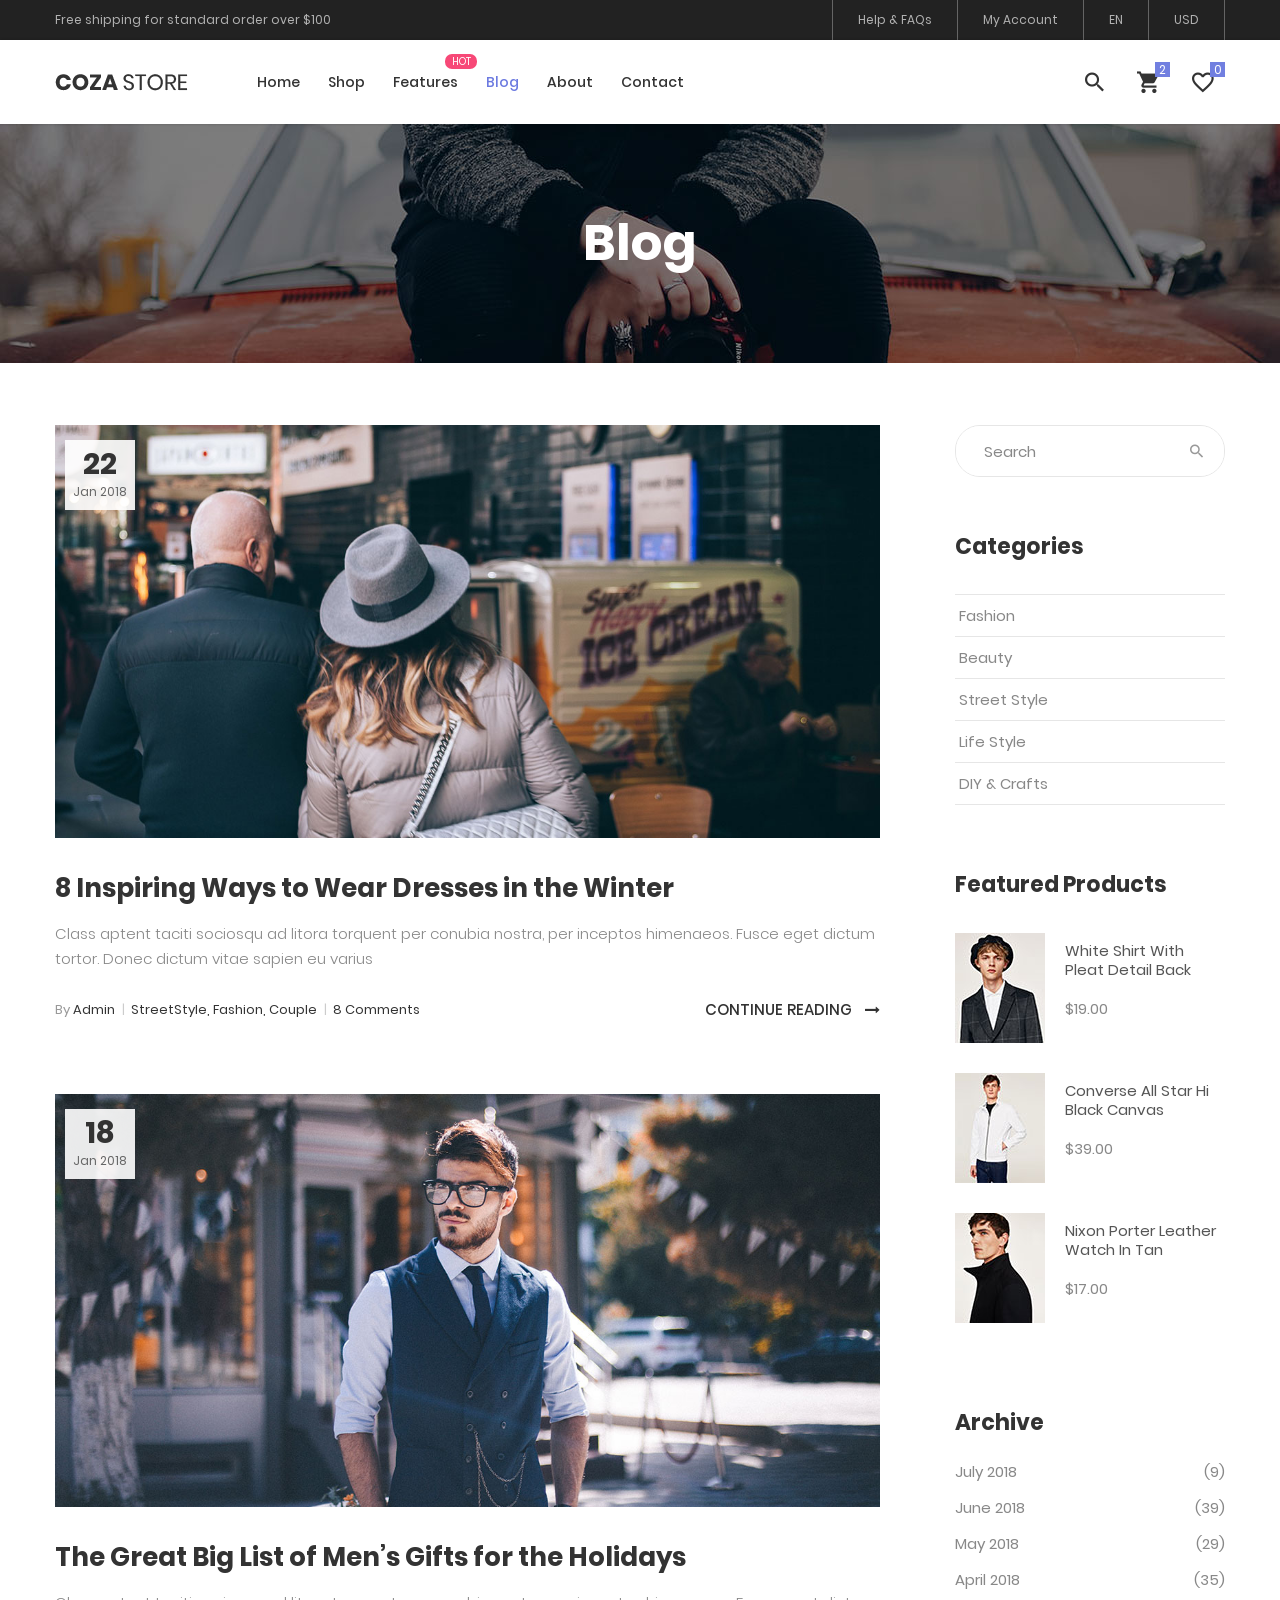
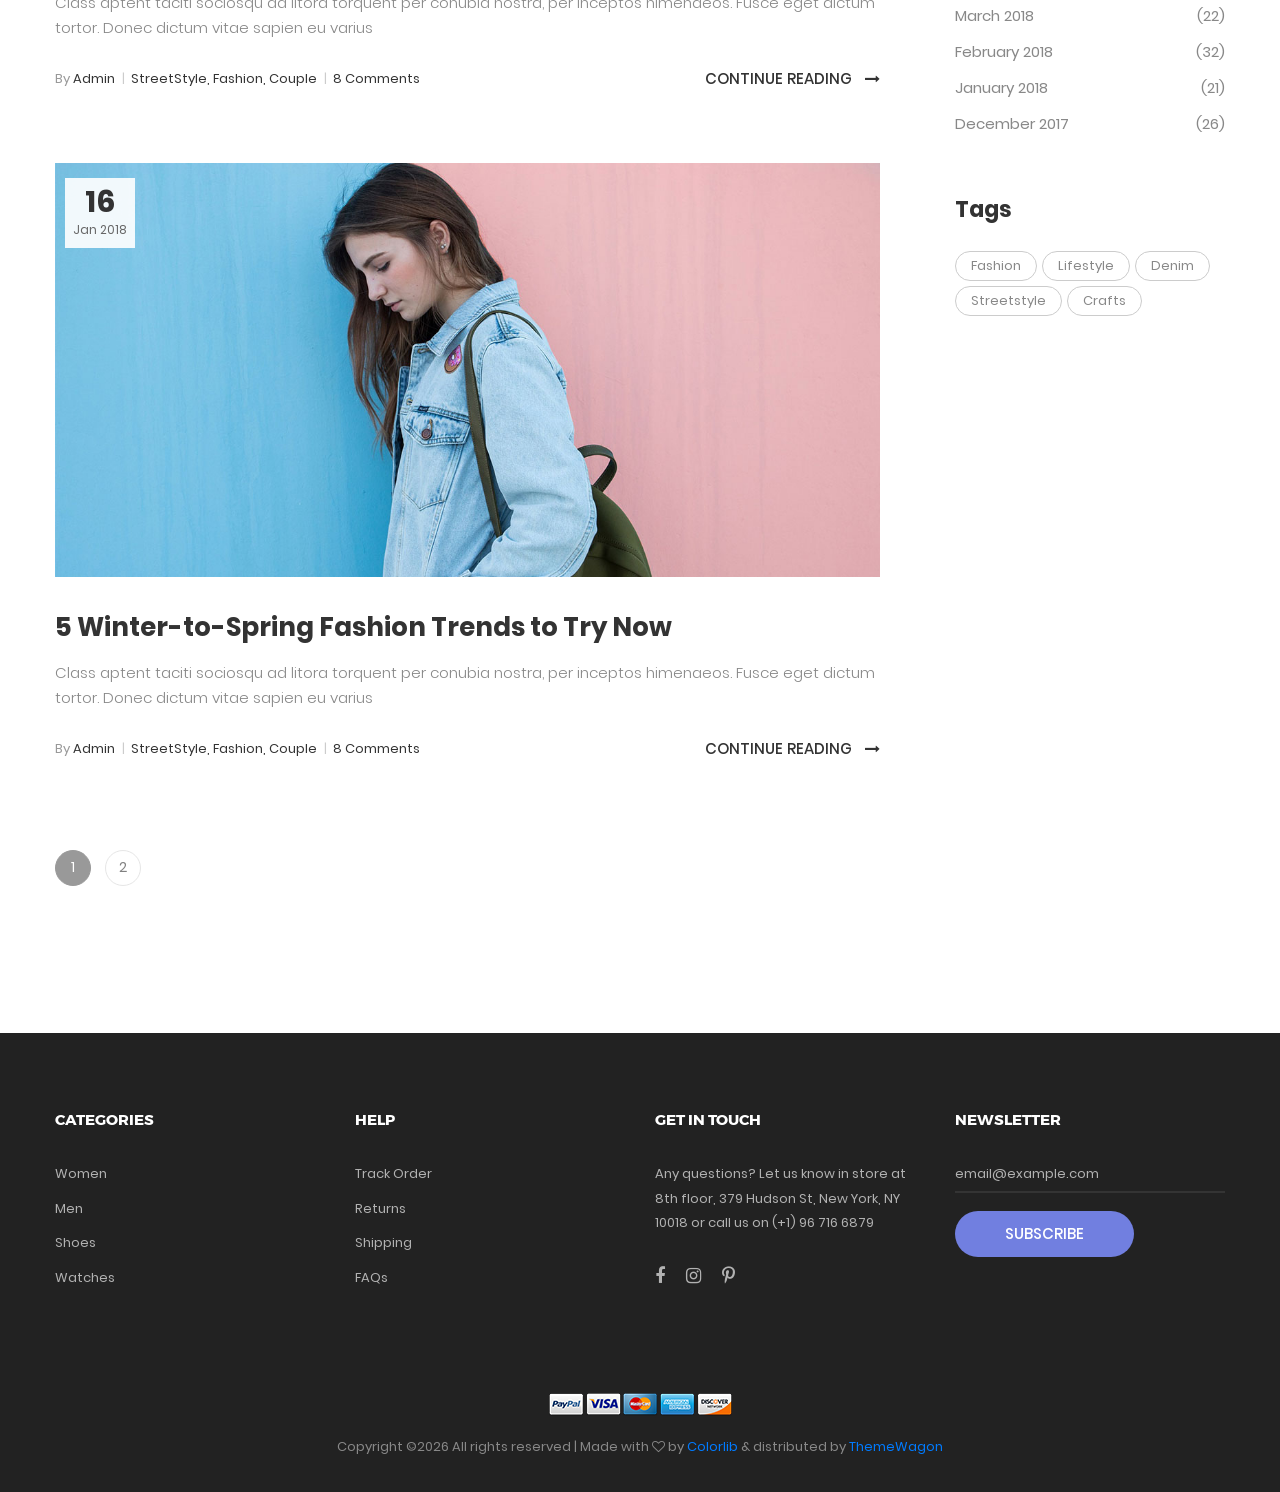
<file: cozastore-master/blog.html>
<!DOCTYPE html>
<html lang="en">
<head>
	<title>Blog</title>
	<meta charset="UTF-8">
	<meta name="viewport" content="width=device-width, initial-scale=1">
<!--===============================================================================================-->	
	<link rel="icon" type="image/png" href="images/icons/favicon.png"/>
<!--===============================================================================================-->
	<link rel="stylesheet" type="text/css" href="vendor/bootstrap/css/bootstrap.min.css">
<!--===============================================================================================-->
	<link rel="stylesheet" type="text/css" href="fonts/font-awesome-4.7.0/css/font-awesome.min.css">
<!--===============================================================================================-->
	<link rel="stylesheet" type="text/css" href="fonts/iconic/css/material-design-iconic-font.min.css">
<!--===============================================================================================-->
	<link rel="stylesheet" type="text/css" href="fonts/linearicons-v1.0.0/icon-font.min.css">
<!--===============================================================================================-->
	<link rel="stylesheet" type="text/css" href="vendor/animate/animate.css">
<!--===============================================================================================-->	
	<link rel="stylesheet" type="text/css" href="vendor/css-hamburgers/hamburgers.min.css">
<!--===============================================================================================-->
	<link rel="stylesheet" type="text/css" href="vendor/animsition/css/animsition.min.css">
<!--===============================================================================================-->
	<link rel="stylesheet" type="text/css" href="vendor/select2/select2.min.css">
<!--===============================================================================================-->
	<link rel="stylesheet" type="text/css" href="vendor/perfect-scrollbar/perfect-scrollbar.css">
<!--===============================================================================================-->
	<link rel="stylesheet" type="text/css" href="css/util.css">
	<link rel="stylesheet" type="text/css" href="css/main.css">
<!--===============================================================================================-->
</head>
<body class="animsition">
	
	<!-- Header -->
	<header class="header-v4">
		<!-- Header desktop -->
		<div class="container-menu-desktop">
			<!-- Topbar -->
			<div class="top-bar">
				<div class="content-topbar flex-sb-m h-full container">
					<div class="left-top-bar">
						Free shipping for standard order over $100
					</div>

					<div class="right-top-bar flex-w h-full">
						<a href="#" class="flex-c-m trans-04 p-lr-25">
							Help & FAQs
						</a>

						<a href="#" class="flex-c-m trans-04 p-lr-25">
							My Account
						</a>

						<a href="#" class="flex-c-m trans-04 p-lr-25">
							EN
						</a>

						<a href="#" class="flex-c-m trans-04 p-lr-25">
							USD
						</a>
					</div>
				</div>
			</div>

			<div class="wrap-menu-desktop how-shadow1">
				<nav class="limiter-menu-desktop container">
					
					<!-- Logo desktop -->		
					<a href="#" class="logo">
						<img src="images/icons/logo-01.png" alt="IMG-LOGO">
					</a>

					<!-- Menu desktop -->
					<div class="menu-desktop">
						<ul class="main-menu">
							<li>
								<a href="index.html">Home</a>
								<ul class="sub-menu">
									<li><a href="index.html">Homepage 1</a></li>
									<li><a href="home-02.html">Homepage 2</a></li>
									<li><a href="home-03.html">Homepage 3</a></li>
								</ul>
							</li>

							<li>
								<a href="product.html">Shop</a>
							</li>

							<li class="label1" data-label1="hot">
								<a href="shoping-cart.html">Features</a>
							</li>

							<li class="active-menu">
								<a href="blog.html">Blog</a>
							</li>

							<li>
								<a href="about.html">About</a>
							</li>

							<li>
								<a href="contact.html">Contact</a>
							</li>
						</ul>
					</div>	

					<!-- Icon header -->
					<div class="wrap-icon-header flex-w flex-r-m">
						<div class="icon-header-item cl2 hov-cl1 trans-04 p-l-22 p-r-11 js-show-modal-search">
							<i class="zmdi zmdi-search"></i>
						</div>

						<div class="icon-header-item cl2 hov-cl1 trans-04 p-l-22 p-r-11 icon-header-noti js-show-cart" data-notify="2">
							<i class="zmdi zmdi-shopping-cart"></i>
						</div>

						<a href="#" class="icon-header-item cl2 hov-cl1 trans-04 p-l-22 p-r-11 icon-header-noti" data-notify="0">
							<i class="zmdi zmdi-favorite-outline"></i>
						</a>
					</div>
				</nav>
			</div>	
		</div>

		<!-- Header Mobile -->
		<div class="wrap-header-mobile">
			<!-- Logo moblie -->		
			<div class="logo-mobile">
				<a href="index.html"><img src="images/icons/logo-01.png" alt="IMG-LOGO"></a>
			</div>

			<!-- Icon header -->
			<div class="wrap-icon-header flex-w flex-r-m m-r-15">
				<div class="icon-header-item cl2 hov-cl1 trans-04 p-r-11 js-show-modal-search">
					<i class="zmdi zmdi-search"></i>
				</div>

				<div class="icon-header-item cl2 hov-cl1 trans-04 p-r-11 p-l-10 icon-header-noti js-show-cart" data-notify="2">
					<i class="zmdi zmdi-shopping-cart"></i>
				</div>

				<a href="#" class="dis-block icon-header-item cl2 hov-cl1 trans-04 p-r-11 p-l-10 icon-header-noti" data-notify="0">
					<i class="zmdi zmdi-favorite-outline"></i>
				</a>
			</div>

			<!-- Button show menu -->
			<div class="btn-show-menu-mobile hamburger hamburger--squeeze">
				<span class="hamburger-box">
					<span class="hamburger-inner"></span>
				</span>
			</div>
		</div>


		<!-- Menu Mobile -->
		<div class="menu-mobile">
			<ul class="topbar-mobile">
				<li>
					<div class="left-top-bar">
						Free shipping for standard order over $100
					</div>
				</li>

				<li>
					<div class="right-top-bar flex-w h-full">
						<a href="#" class="flex-c-m p-lr-10 trans-04">
							Help & FAQs
						</a>

						<a href="#" class="flex-c-m p-lr-10 trans-04">
							My Account
						</a>

						<a href="#" class="flex-c-m p-lr-10 trans-04">
							EN
						</a>

						<a href="#" class="flex-c-m p-lr-10 trans-04">
							USD
						</a>
					</div>
				</li>
			</ul>

			<ul class="main-menu-m">
				<li>
					<a href="index.html">Home</a>
					<ul class="sub-menu-m">
						<li><a href="index.html">Homepage 1</a></li>
						<li><a href="home-02.html">Homepage 2</a></li>
						<li><a href="home-03.html">Homepage 3</a></li>
					</ul>
					<span class="arrow-main-menu-m">
						<i class="fa fa-angle-right" aria-hidden="true"></i>
					</span>
				</li>

				<li>
					<a href="product.html">Shop</a>
				</li>

				<li>
					<a href="shoping-cart.html" class="label1 rs1" data-label1="hot">Features</a>
				</li>

				<li>
					<a href="blog.html">Blog</a>
				</li>

				<li>
					<a href="about.html">About</a>
				</li>

				<li>
					<a href="contact.html">Contact</a>
				</li>
			</ul>
		</div>

		<!-- Modal Search -->
		<div class="modal-search-header flex-c-m trans-04 js-hide-modal-search">
			<div class="container-search-header">
				<button class="flex-c-m btn-hide-modal-search trans-04 js-hide-modal-search">
					<img src="images/icons/icon-close2.png" alt="CLOSE">
				</button>

				<form class="wrap-search-header flex-w p-l-15">
					<button class="flex-c-m trans-04">
						<i class="zmdi zmdi-search"></i>
					</button>
					<input class="plh3" type="text" name="search" placeholder="Search...">
				</form>
			</div>
		</div>
	</header>

	<!-- Cart -->
	<div class="wrap-header-cart js-panel-cart">
		<div class="s-full js-hide-cart"></div>

		<div class="header-cart flex-col-l p-l-65 p-r-25">
			<div class="header-cart-title flex-w flex-sb-m p-b-8">
				<span class="mtext-103 cl2">
					Your Cart
				</span>

				<div class="fs-35 lh-10 cl2 p-lr-5 pointer hov-cl1 trans-04 js-hide-cart">
					<i class="zmdi zmdi-close"></i>
				</div>
			</div>
			
			<div class="header-cart-content flex-w js-pscroll">
				<ul class="header-cart-wrapitem w-full">
					<li class="header-cart-item flex-w flex-t m-b-12">
						<div class="header-cart-item-img">
							<img src="images/item-cart-01.jpg" alt="IMG">
						</div>

						<div class="header-cart-item-txt p-t-8">
							<a href="#" class="header-cart-item-name m-b-18 hov-cl1 trans-04">
								White Shirt Pleat
							</a>

							<span class="header-cart-item-info">
								1 x $19.00
							</span>
						</div>
					</li>

					<li class="header-cart-item flex-w flex-t m-b-12">
						<div class="header-cart-item-img">
							<img src="images/item-cart-02.jpg" alt="IMG">
						</div>

						<div class="header-cart-item-txt p-t-8">
							<a href="#" class="header-cart-item-name m-b-18 hov-cl1 trans-04">
								Converse All Star
							</a>

							<span class="header-cart-item-info">
								1 x $39.00
							</span>
						</div>
					</li>

					<li class="header-cart-item flex-w flex-t m-b-12">
						<div class="header-cart-item-img">
							<img src="images/item-cart-03.jpg" alt="IMG">
						</div>

						<div class="header-cart-item-txt p-t-8">
							<a href="#" class="header-cart-item-name m-b-18 hov-cl1 trans-04">
								Nixon Porter Leather
							</a>

							<span class="header-cart-item-info">
								1 x $17.00
							</span>
						</div>
					</li>
				</ul>
				
				<div class="w-full">
					<div class="header-cart-total w-full p-tb-40">
						Total: $75.00
					</div>

					<div class="header-cart-buttons flex-w w-full">
						<a href="shoping-cart.html" class="flex-c-m stext-101 cl0 size-107 bg3 bor2 hov-btn3 p-lr-15 trans-04 m-r-8 m-b-10">
							View Cart
						</a>

						<a href="shoping-cart.html" class="flex-c-m stext-101 cl0 size-107 bg3 bor2 hov-btn3 p-lr-15 trans-04 m-b-10">
							Check Out
						</a>
					</div>
				</div>
			</div>
		</div>
	</div>


	<!-- Title page -->
	<section class="bg-img1 txt-center p-lr-15 p-tb-92" style="background-image: url('images/bg-02.jpg');">
		<h2 class="ltext-105 cl0 txt-center">
			Blog
		</h2>
	</section>	


	<!-- Content page -->
	<section class="bg0 p-t-62 p-b-60">
		<div class="container">
			<div class="row">
				<div class="col-md-8 col-lg-9 p-b-80">
					<div class="p-r-45 p-r-0-lg">
						<!-- item blog -->
						<div class="p-b-63">
							<a href="blog-detail.html" class="hov-img0 how-pos5-parent">
								<img src="images/blog-04.jpg" alt="IMG-BLOG">

								<div class="flex-col-c-m size-123 bg9 how-pos5">
									<span class="ltext-107 cl2 txt-center">
										22
									</span>

									<span class="stext-109 cl3 txt-center">
										Jan 2018
									</span>
								</div>
							</a>

							<div class="p-t-32">
								<h4 class="p-b-15">
									<a href="blog-detail.html" class="ltext-108 cl2 hov-cl1 trans-04">
										8 Inspiring Ways to Wear Dresses in the Winter
									</a>
								</h4>

								<p class="stext-117 cl6">
									Class aptent taciti sociosqu ad litora torquent per conubia nostra, per inceptos himenaeos. Fusce eget dictum tortor. Donec dictum vitae sapien eu varius
								</p>

								<div class="flex-w flex-sb-m p-t-18">
									<span class="flex-w flex-m stext-111 cl2 p-r-30 m-tb-10">
										<span>
											<span class="cl4">By</span> Admin  
											<span class="cl12 m-l-4 m-r-6">|</span>
										</span>

										<span>
											StreetStyle, Fashion, Couple  
											<span class="cl12 m-l-4 m-r-6">|</span>
										</span>

										<span>
											8 Comments
										</span>
									</span>

									<a href="blog-detail.html" class="stext-101 cl2 hov-cl1 trans-04 m-tb-10">
										Continue Reading

										<i class="fa fa-long-arrow-right m-l-9"></i>
									</a>
								</div>
							</div>
						</div>

						<!-- item blog -->
						<div class="p-b-63">
							<a href="blog-detail.html" class="hov-img0 how-pos5-parent">
								<img src="images/blog-05.jpg" alt="IMG-BLOG">

								<div class="flex-col-c-m size-123 bg9 how-pos5">
									<span class="ltext-107 cl2 txt-center">
										18
									</span>

									<span class="stext-109 cl3 txt-center">
										Jan 2018
									</span>
								</div>
							</a>

							<div class="p-t-32">
								<h4 class="p-b-15">
									<a href="blog-detail.html" class="ltext-108 cl2 hov-cl1 trans-04">
										The Great Big List of Men’s Gifts for the Holidays 
									</a>
								</h4>

								<p class="stext-117 cl6">
									Class aptent taciti sociosqu ad litora torquent per conubia nostra, per inceptos himenaeos. Fusce eget dictum tortor. Donec dictum vitae sapien eu varius
								</p>

								<div class="flex-w flex-sb-m p-t-18">
									<span class="flex-w flex-m stext-111 cl2 p-r-30 m-tb-10">
										<span>
											<span class="cl4">By</span> Admin  
											<span class="cl12 m-l-4 m-r-6">|</span>
										</span>

										<span>
											StreetStyle, Fashion, Couple  
											<span class="cl12 m-l-4 m-r-6">|</span>
										</span>

										<span>
											8 Comments
										</span>
									</span>

									<a href="blog-detail.html" class="stext-101 cl2 hov-cl1 trans-04 m-tb-10">
										Continue Reading

										<i class="fa fa-long-arrow-right m-l-9"></i>
									</a>
								</div>
							</div>
						</div>

						<!-- item blog -->
						<div class="p-b-63">
							<a href="blog-detail.html" class="hov-img0 how-pos5-parent">
								<img src="images/blog-06.jpg" alt="IMG-BLOG">

								<div class="flex-col-c-m size-123 bg9 how-pos5">
									<span class="ltext-107 cl2 txt-center">
										16
									</span>

									<span class="stext-109 cl3 txt-center">
										Jan 2018
									</span>
								</div>
							</a>

							<div class="p-t-32">
								<h4 class="p-b-15">
									<a href="blog-detail.html" class="ltext-108 cl2 hov-cl1 trans-04">
										5 Winter-to-Spring Fashion Trends to Try Now
									</a>
								</h4>

								<p class="stext-117 cl6">
									Class aptent taciti sociosqu ad litora torquent per conubia nostra, per inceptos himenaeos. Fusce eget dictum tortor. Donec dictum vitae sapien eu varius
								</p>

								<div class="flex-w flex-sb-m p-t-18">
									<span class="flex-w flex-m stext-111 cl2 p-r-30 m-tb-10">
										<span>
											<span class="cl4">By</span> Admin  
											<span class="cl12 m-l-4 m-r-6">|</span>
										</span>

										<span>
											StreetStyle, Fashion, Couple  
											<span class="cl12 m-l-4 m-r-6">|</span>
										</span>

										<span>
											8 Comments
										</span>
									</span>

									<a href="blog-detail.html" class="stext-101 cl2 hov-cl1 trans-04 m-tb-10">
										Continue Reading

										<i class="fa fa-long-arrow-right m-l-9"></i>
									</a>
								</div>
							</div>
						</div>

						<!-- Pagination -->
						<div class="flex-l-m flex-w w-full p-t-10 m-lr--7">
							<a href="#" class="flex-c-m how-pagination1 trans-04 m-all-7 active-pagination1">
								1
							</a>

							<a href="#" class="flex-c-m how-pagination1 trans-04 m-all-7">
								2
							</a>
						</div>
					</div>
				</div>

				<div class="col-md-4 col-lg-3 p-b-80">
					<div class="side-menu">
						<div class="bor17 of-hidden pos-relative">
							<input class="stext-103 cl2 plh4 size-116 p-l-28 p-r-55" type="text" name="search" placeholder="Search">

							<button class="flex-c-m size-122 ab-t-r fs-18 cl4 hov-cl1 trans-04">
								<i class="zmdi zmdi-search"></i>
							</button>
						</div>

						<div class="p-t-55">
							<h4 class="mtext-112 cl2 p-b-33">
								Categories
							</h4>

							<ul>
								<li class="bor18">
									<a href="#" class="dis-block stext-115 cl6 hov-cl1 trans-04 p-tb-8 p-lr-4">
										Fashion
									</a>
								</li>

								<li class="bor18">
									<a href="#" class="dis-block stext-115 cl6 hov-cl1 trans-04 p-tb-8 p-lr-4">
										Beauty
									</a>
								</li>

								<li class="bor18">
									<a href="#" class="dis-block stext-115 cl6 hov-cl1 trans-04 p-tb-8 p-lr-4">
										Street Style
									</a>
								</li>

								<li class="bor18">
									<a href="#" class="dis-block stext-115 cl6 hov-cl1 trans-04 p-tb-8 p-lr-4">
										Life Style
									</a>
								</li>

								<li class="bor18">
									<a href="#" class="dis-block stext-115 cl6 hov-cl1 trans-04 p-tb-8 p-lr-4">
										DIY & Crafts
									</a>
								</li>
							</ul>
						</div>

						<div class="p-t-65">
							<h4 class="mtext-112 cl2 p-b-33">
								Featured Products
							</h4>

							<ul>
								<li class="flex-w flex-t p-b-30">
									<a href="#" class="wrao-pic-w size-214 hov-ovelay1 m-r-20">
										<img src="images/product-min-01.jpg" alt="PRODUCT">
									</a>

									<div class="size-215 flex-col-t p-t-8">
										<a href="#" class="stext-116 cl8 hov-cl1 trans-04">
											White Shirt With Pleat Detail Back
										</a>

										<span class="stext-116 cl6 p-t-20">
											$19.00
										</span>
									</div>
								</li>

								<li class="flex-w flex-t p-b-30">
									<a href="#" class="wrao-pic-w size-214 hov-ovelay1 m-r-20">
										<img src="images/product-min-02.jpg" alt="PRODUCT">
									</a>

									<div class="size-215 flex-col-t p-t-8">
										<a href="#" class="stext-116 cl8 hov-cl1 trans-04">
											Converse All Star Hi Black Canvas
										</a>

										<span class="stext-116 cl6 p-t-20">
											$39.00
										</span>
									</div>
								</li>

								<li class="flex-w flex-t p-b-30">
									<a href="#" class="wrao-pic-w size-214 hov-ovelay1 m-r-20">
										<img src="images/product-min-03.jpg" alt="PRODUCT">
									</a>

									<div class="size-215 flex-col-t p-t-8">
										<a href="#" class="stext-116 cl8 hov-cl1 trans-04">
											Nixon Porter Leather Watch In Tan
										</a>

										<span class="stext-116 cl6 p-t-20">
											$17.00
										</span>
									</div>
								</li>
							</ul>
						</div>

						<div class="p-t-55">
							<h4 class="mtext-112 cl2 p-b-20">
								Archive
							</h4>

							<ul>
								<li class="p-b-7">
									<a href="#" class="flex-w flex-sb-m stext-115 cl6 hov-cl1 trans-04 p-tb-2">
										<span>
											July 2018
										</span>

										<span>
											(9)
										</span>
									</a>
								</li>

								<li class="p-b-7">
									<a href="#" class="flex-w flex-sb-m stext-115 cl6 hov-cl1 trans-04 p-tb-2">
										<span>
											June 2018
										</span>

										<span>
											(39)
										</span>
									</a>
								</li>

								<li class="p-b-7">
									<a href="#" class="flex-w flex-sb-m stext-115 cl6 hov-cl1 trans-04 p-tb-2">
										<span>
											May 2018
										</span>

										<span>
											(29)
										</span>
									</a>
								</li>

								<li class="p-b-7">
									<a href="#" class="flex-w flex-sb-m stext-115 cl6 hov-cl1 trans-04 p-tb-2">
										<span>
											April  2018
										</span>

										<span>
											(35)
										</span>
									</a>
								</li>

								<li class="p-b-7">
									<a href="#" class="flex-w flex-sb-m stext-115 cl6 hov-cl1 trans-04 p-tb-2">
										<span>
											March 2018
										</span>

										<span>
											(22)
										</span>
									</a>
								</li>

								<li class="p-b-7">
									<a href="#" class="flex-w flex-sb-m stext-115 cl6 hov-cl1 trans-04 p-tb-2">
										<span>
											February 2018
										</span>

										<span>
											(32)
										</span>
									</a>
								</li>

								<li class="p-b-7">
									<a href="#" class="flex-w flex-sb-m stext-115 cl6 hov-cl1 trans-04 p-tb-2">
										<span>
											January 2018
										</span>

										<span>
											(21)
										</span>
									</a>
								</li>

								<li class="p-b-7">
									<a href="#" class="flex-w flex-sb-m stext-115 cl6 hov-cl1 trans-04 p-tb-2">
										<span>
											December 2017
										</span>

										<span>
											(26)
										</span>
									</a>
								</li>
							</ul>
						</div>

						<div class="p-t-50">
							<h4 class="mtext-112 cl2 p-b-27">
								Tags
							</h4>

							<div class="flex-w m-r--5">
								<a href="#" class="flex-c-m stext-107 cl6 size-301 bor7 p-lr-15 hov-tag1 trans-04 m-r-5 m-b-5">
									Fashion
								</a>

								<a href="#" class="flex-c-m stext-107 cl6 size-301 bor7 p-lr-15 hov-tag1 trans-04 m-r-5 m-b-5">
									Lifestyle
								</a>

								<a href="#" class="flex-c-m stext-107 cl6 size-301 bor7 p-lr-15 hov-tag1 trans-04 m-r-5 m-b-5">
									Denim
								</a>

								<a href="#" class="flex-c-m stext-107 cl6 size-301 bor7 p-lr-15 hov-tag1 trans-04 m-r-5 m-b-5">
									Streetstyle
								</a>

								<a href="#" class="flex-c-m stext-107 cl6 size-301 bor7 p-lr-15 hov-tag1 trans-04 m-r-5 m-b-5">
									Crafts
								</a>
							</div>
						</div>
					</div>
				</div>
			</div>
		</div>
	</section>	
	
		

	<!-- Footer -->
	<footer class="bg3 p-t-75 p-b-32">
		<div class="container">
			<div class="row">
				<div class="col-sm-6 col-lg-3 p-b-50">
					<h4 class="stext-301 cl0 p-b-30">
						Categories
					</h4>

					<ul>
						<li class="p-b-10">
							<a href="#" class="stext-107 cl7 hov-cl1 trans-04">
								Women
							</a>
						</li>

						<li class="p-b-10">
							<a href="#" class="stext-107 cl7 hov-cl1 trans-04">
								Men
							</a>
						</li>

						<li class="p-b-10">
							<a href="#" class="stext-107 cl7 hov-cl1 trans-04">
								Shoes
							</a>
						</li>

						<li class="p-b-10">
							<a href="#" class="stext-107 cl7 hov-cl1 trans-04">
								Watches
							</a>
						</li>
					</ul>
				</div>

				<div class="col-sm-6 col-lg-3 p-b-50">
					<h4 class="stext-301 cl0 p-b-30">
						Help
					</h4>

					<ul>
						<li class="p-b-10">
							<a href="#" class="stext-107 cl7 hov-cl1 trans-04">
								Track Order
							</a>
						</li>

						<li class="p-b-10">
							<a href="#" class="stext-107 cl7 hov-cl1 trans-04">
								Returns 
							</a>
						</li>

						<li class="p-b-10">
							<a href="#" class="stext-107 cl7 hov-cl1 trans-04">
								Shipping
							</a>
						</li>

						<li class="p-b-10">
							<a href="#" class="stext-107 cl7 hov-cl1 trans-04">
								FAQs
							</a>
						</li>
					</ul>
				</div>

				<div class="col-sm-6 col-lg-3 p-b-50">
					<h4 class="stext-301 cl0 p-b-30">
						GET IN TOUCH
					</h4>

					<p class="stext-107 cl7 size-201">
						Any questions? Let us know in store at 8th floor, 379 Hudson St, New York, NY 10018 or call us on (+1) 96 716 6879
					</p>

					<div class="p-t-27">
						<a href="#" class="fs-18 cl7 hov-cl1 trans-04 m-r-16">
							<i class="fa fa-facebook"></i>
						</a>

						<a href="#" class="fs-18 cl7 hov-cl1 trans-04 m-r-16">
							<i class="fa fa-instagram"></i>
						</a>

						<a href="#" class="fs-18 cl7 hov-cl1 trans-04 m-r-16">
							<i class="fa fa-pinterest-p"></i>
						</a>
					</div>
				</div>

				<div class="col-sm-6 col-lg-3 p-b-50">
					<h4 class="stext-301 cl0 p-b-30">
						Newsletter
					</h4>

					<form>
						<div class="wrap-input1 w-full p-b-4">
							<input class="input1 bg-none plh1 stext-107 cl7" type="text" name="email" placeholder="email@example.com">
							<div class="focus-input1 trans-04"></div>
						</div>

						<div class="p-t-18">
							<button class="flex-c-m stext-101 cl0 size-103 bg1 bor1 hov-btn2 p-lr-15 trans-04">
								Subscribe
							</button>
						</div>
					</form>
				</div>
			</div>

			<div class="p-t-40">
				<div class="flex-c-m flex-w p-b-18">
					<a href="#" class="m-all-1">
						<img src="images/icons/icon-pay-01.png" alt="ICON-PAY">
					</a>

					<a href="#" class="m-all-1">
						<img src="images/icons/icon-pay-02.png" alt="ICON-PAY">
					</a>

					<a href="#" class="m-all-1">
						<img src="images/icons/icon-pay-03.png" alt="ICON-PAY">
					</a>

					<a href="#" class="m-all-1">
						<img src="images/icons/icon-pay-04.png" alt="ICON-PAY">
					</a>

					<a href="#" class="m-all-1">
						<img src="images/icons/icon-pay-05.png" alt="ICON-PAY">
					</a>
				</div>

				<p class="stext-107 cl6 txt-center">
					<!-- Link back to Colorlib can't be removed. Template is licensed under CC BY 3.0. -->
Copyright &copy;<script>document.write(new Date().getFullYear());</script> All rights reserved | Made with <i class="fa fa-heart-o" aria-hidden="true"></i> by <a href="https://colorlib.com" target="_blank">Colorlib</a> &amp; distributed by <a href="https://themewagon.com" target="_blank">ThemeWagon</a>
<!-- Link back to Colorlib can't be removed. Template is licensed under CC BY 3.0. -->

				</p>
			</div>
		</div>
	</footer>


	<!-- Back to top -->
	<div class="btn-back-to-top" id="myBtn">
		<span class="symbol-btn-back-to-top">
			<i class="zmdi zmdi-chevron-up"></i>
		</span>
	</div>

<!--===============================================================================================-->	
	<script src="vendor/jquery/jquery-3.2.1.min.js"></script>
<!--===============================================================================================-->
	<script src="vendor/animsition/js/animsition.min.js"></script>
<!--===============================================================================================-->
	<script src="vendor/bootstrap/js/popper.js"></script>
	<script src="vendor/bootstrap/js/bootstrap.min.js"></script>
<!--===============================================================================================-->
	<script src="vendor/select2/select2.min.js"></script>
	<script>
		$(".js-select2").each(function(){
			$(this).select2({
				minimumResultsForSearch: 20,
				dropdownParent: $(this).next('.dropDownSelect2')
			});
		})
	</script>
<!--===============================================================================================-->
	<script src="vendor/MagnificPopup/jquery.magnific-popup.min.js"></script>
<!--===============================================================================================-->
	<script src="vendor/perfect-scrollbar/perfect-scrollbar.min.js"></script>
	<script>
		$('.js-pscroll').each(function(){
			$(this).css('position','relative');
			$(this).css('overflow','hidden');
			var ps = new PerfectScrollbar(this, {
				wheelSpeed: 1,
				scrollingThreshold: 1000,
				wheelPropagation: false,
			});

			$(window).on('resize', function(){
				ps.update();
			})
		});
	</script>
<!--===============================================================================================-->
	<script src="js/main.js"></script>

</body>
</html>
</file>
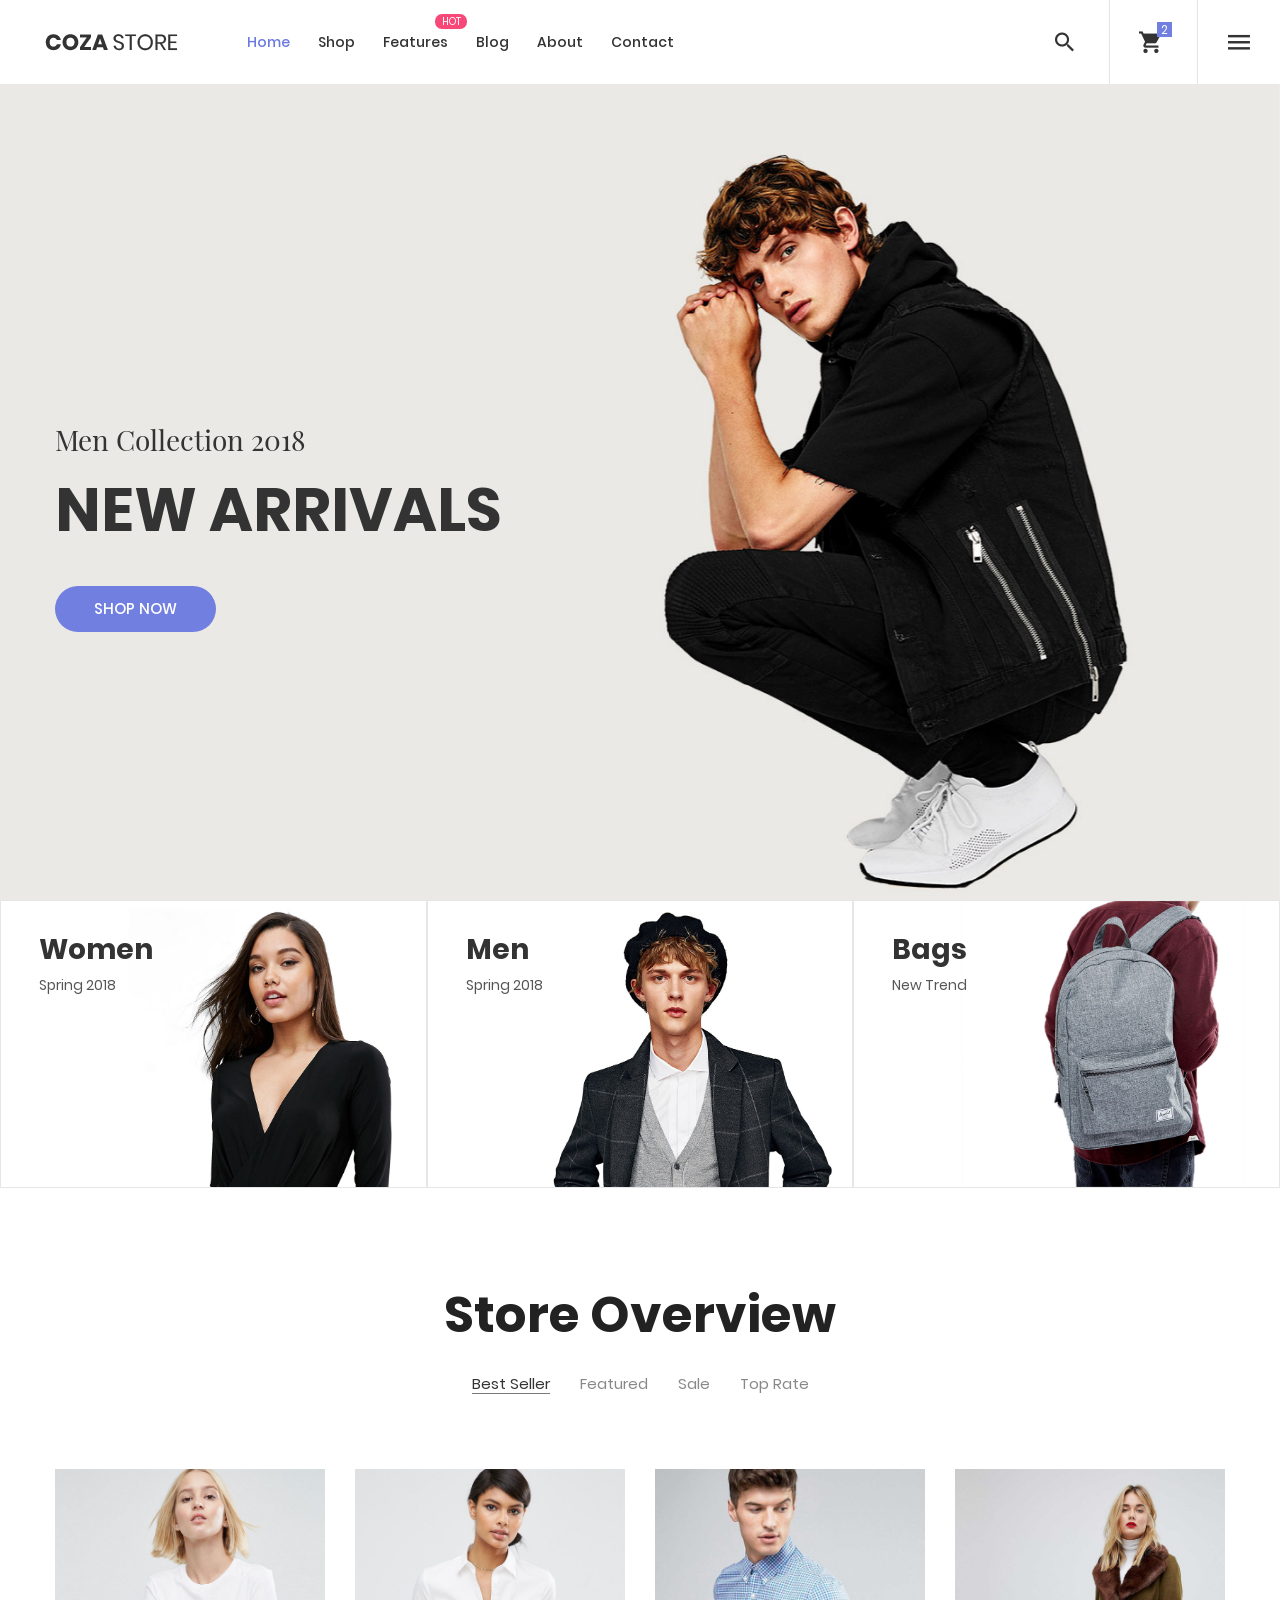
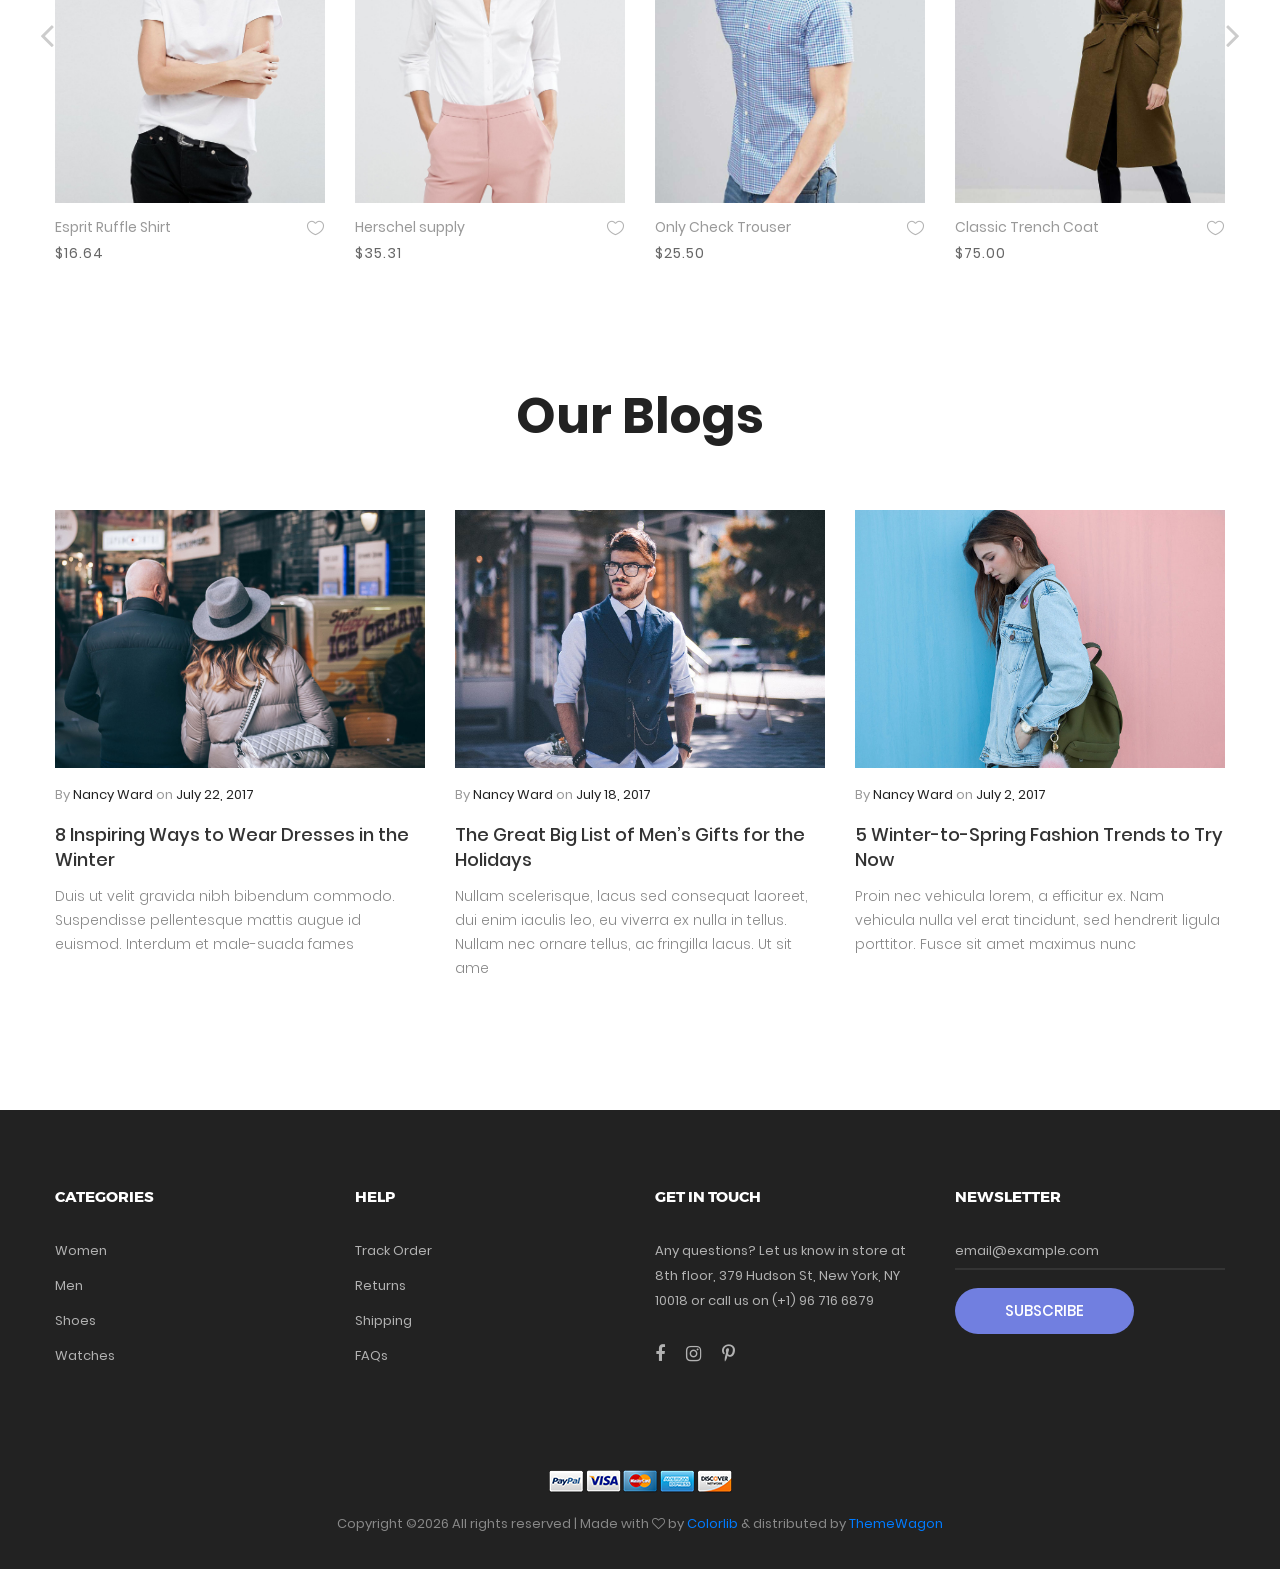
<file: cozastore-master/home-02.html>
<!DOCTYPE html>
<html lang="en">
<head>
	<title>Home 02</title>
	<meta charset="UTF-8">
	<meta name="viewport" content="width=device-width, initial-scale=1">
<!--===============================================================================================-->	
	<link rel="icon" type="image/png" href="images/icons/favicon.png"/>
<!--===============================================================================================-->
	<link rel="stylesheet" type="text/css" href="vendor/bootstrap/css/bootstrap.min.css">
<!--===============================================================================================-->
	<link rel="stylesheet" type="text/css" href="fonts/font-awesome-4.7.0/css/font-awesome.min.css">
<!--===============================================================================================-->
	<link rel="stylesheet" type="text/css" href="fonts/iconic/css/material-design-iconic-font.min.css">
<!--===============================================================================================-->
	<link rel="stylesheet" type="text/css" href="fonts/linearicons-v1.0.0/icon-font.min.css">
<!--===============================================================================================-->
	<link rel="stylesheet" type="text/css" href="vendor/animate/animate.css">
<!--===============================================================================================-->	
	<link rel="stylesheet" type="text/css" href="vendor/css-hamburgers/hamburgers.min.css">
<!--===============================================================================================-->
	<link rel="stylesheet" type="text/css" href="vendor/animsition/css/animsition.min.css">
<!--===============================================================================================-->
	<link rel="stylesheet" type="text/css" href="vendor/select2/select2.min.css">
<!--===============================================================================================-->	
	<link rel="stylesheet" type="text/css" href="vendor/daterangepicker/daterangepicker.css">
<!--===============================================================================================-->
	<link rel="stylesheet" type="text/css" href="vendor/slick/slick.css">
<!--===============================================================================================-->
	<link rel="stylesheet" type="text/css" href="vendor/MagnificPopup/magnific-popup.css">
<!--===============================================================================================-->
	<link rel="stylesheet" type="text/css" href="vendor/perfect-scrollbar/perfect-scrollbar.css">
<!--===============================================================================================-->
	<link rel="stylesheet" type="text/css" href="css/util.css">
	<link rel="stylesheet" type="text/css" href="css/main.css">
<!--===============================================================================================-->
</head>
<body class="animsition">
	
	<!-- Header -->
	<header class="header-v2">
		<!-- Header desktop -->
		<div class="container-menu-desktop trans-03">
			<div class="wrap-menu-desktop">
				<nav class="limiter-menu-desktop p-l-45">
					
					<!-- Logo desktop -->		
					<a href="#" class="logo">
						<img src="images/icons/logo-01.png" alt="IMG-LOGO">
					</a>

					<!-- Menu desktop -->
					<div class="menu-desktop">
						<ul class="main-menu">
							<li class="active-menu">
								<a href="index.html">Home</a>
								<ul class="sub-menu">
									<li><a href="index.html">Homepage 1</a></li>
									<li><a href="home-02.html">Homepage 2</a></li>
									<li><a href="home-03.html">Homepage 3</a></li>
								</ul>
							</li>

							<li>
								<a href="product.html">Shop</a>
							</li>

							<li class="label1" data-label1="hot">
								<a href="shoping-cart.html">Features</a>
							</li>

							<li>
								<a href="blog.html">Blog</a>
							</li>

							<li>
								<a href="about.html">About</a>
							</li>

							<li>
								<a href="contact.html">Contact</a>
							</li>
						</ul>
					</div>	

					<!-- Icon header -->
					<div class="wrap-icon-header flex-w flex-r-m h-full">
						<div class="flex-c-m h-full p-r-24">
							<div class="icon-header-item cl2 hov-cl1 trans-04 p-lr-11 js-show-modal-search">
								<i class="zmdi zmdi-search"></i>
							</div>
						</div>
							
						<div class="flex-c-m h-full p-l-18 p-r-25 bor5">
							<div class="icon-header-item cl2 hov-cl1 trans-04 p-lr-11 icon-header-noti js-show-cart" data-notify="2">
								<i class="zmdi zmdi-shopping-cart"></i>
							</div>
						</div>
							
						<div class="flex-c-m h-full p-lr-19">
							<div class="icon-header-item cl2 hov-cl1 trans-04 p-lr-11 js-show-sidebar">
								<i class="zmdi zmdi-menu"></i>
							</div>
						</div>
					</div>
				</nav>
			</div>	
		</div>

		<!-- Header Mobile -->
		<div class="wrap-header-mobile">
			<!-- Logo moblie -->		
			<div class="logo-mobile">
				<a href="index.html"><img src="images/icons/logo-01.png" alt="IMG-LOGO"></a>
			</div>

			<!-- Icon header -->
			<div class="wrap-icon-header flex-w flex-r-m h-full m-r-15">
				<div class="flex-c-m h-full p-r-10">
					<div class="icon-header-item cl2 hov-cl1 trans-04 p-lr-11 js-show-modal-search">
						<i class="zmdi zmdi-search"></i>
					</div>
				</div>

				<div class="flex-c-m h-full p-lr-10 bor5">
					<div class="icon-header-item cl2 hov-cl1 trans-04 p-lr-11 icon-header-noti js-show-cart" data-notify="2">
						<i class="zmdi zmdi-shopping-cart"></i>
					</div>
				</div>
			</div>

			<!-- Button show menu -->
			<div class="btn-show-menu-mobile hamburger hamburger--squeeze">
				<span class="hamburger-box">
					<span class="hamburger-inner"></span>
				</span>
			</div>
		</div>


		<!-- Menu Mobile -->
		<div class="menu-mobile">
			<ul class="main-menu-m">
				<li>
					<a href="index.html">Home</a>
					<ul class="sub-menu-m">
						<li><a href="index.html">Homepage 1</a></li>
						<li><a href="home-02.html">Homepage 2</a></li>
						<li><a href="home-03.html">Homepage 3</a></li>
					</ul>
					<span class="arrow-main-menu-m">
						<i class="fa fa-angle-right" aria-hidden="true"></i>
					</span>
				</li>

				<li>
					<a href="product.html">Shop</a>
				</li>

				<li>
					<a href="shoping-cart.html" class="label1 rs1" data-label1="hot">Features</a>
				</li>

				<li>
					<a href="blog.html">Blog</a>
				</li>

				<li>
					<a href="about.html">About</a>
				</li>

				<li>
					<a href="contact.html">Contact</a>
				</li>
			</ul>
		</div>

		<!-- Modal Search -->
		<div class="modal-search-header flex-c-m trans-04 js-hide-modal-search">
			<div class="container-search-header">
				<button class="flex-c-m btn-hide-modal-search trans-04 js-hide-modal-search">
					<img src="images/icons/icon-close2.png" alt="CLOSE">
				</button>

				<form class="wrap-search-header flex-w p-l-15">
					<button class="flex-c-m trans-04">
						<i class="zmdi zmdi-search"></i>
					</button>
					<input class="plh3" type="text" name="search" placeholder="Search...">
				</form>
			</div>
		</div>
	</header>

	<!-- Sidebar -->
	<aside class="wrap-sidebar js-sidebar">
		<div class="s-full js-hide-sidebar"></div>

		<div class="sidebar flex-col-l p-t-22 p-b-25">
			<div class="flex-r w-full p-b-30 p-r-27">
				<div class="fs-35 lh-10 cl2 p-lr-5 pointer hov-cl1 trans-04 js-hide-sidebar">
					<i class="zmdi zmdi-close"></i>
				</div>
			</div>

			<div class="sidebar-content flex-w w-full p-lr-65 js-pscroll">
				<ul class="sidebar-link w-full">
					<li class="p-b-13">
						<a href="index.html" class="stext-102 cl2 hov-cl1 trans-04">
							Home
						</a>
					</li>

					<li class="p-b-13">
						<a href="#" class="stext-102 cl2 hov-cl1 trans-04">
							My Wishlist
						</a>
					</li>

					<li class="p-b-13">
						<a href="#" class="stext-102 cl2 hov-cl1 trans-04">
							My Account
						</a>
					</li>

					<li class="p-b-13">
						<a href="#" class="stext-102 cl2 hov-cl1 trans-04">
							Track Oder
						</a>
					</li>

					<li class="p-b-13">
						<a href="#" class="stext-102 cl2 hov-cl1 trans-04">
							Refunds
						</a>
					</li>

					<li class="p-b-13">
						<a href="#" class="stext-102 cl2 hov-cl1 trans-04">
							Help & FAQs
						</a>
					</li>
				</ul>

				<div class="sidebar-gallery w-full p-tb-30">
					<span class="mtext-101 cl5">
						@ CozaStore
					</span>

					<div class="flex-w flex-sb p-t-36 gallery-lb">
						<!-- item gallery sidebar -->
						<div class="wrap-item-gallery m-b-10">
							<a class="item-gallery bg-img1" href="images/gallery-01.jpg" data-lightbox="gallery" 
							style="background-image: url('images/gallery-01.jpg');"></a>
						</div>

						<!-- item gallery sidebar -->
						<div class="wrap-item-gallery m-b-10">
							<a class="item-gallery bg-img1" href="images/gallery-02.jpg" data-lightbox="gallery" 
							style="background-image: url('images/gallery-02.jpg');"></a>
						</div>

						<!-- item gallery sidebar -->
						<div class="wrap-item-gallery m-b-10">
							<a class="item-gallery bg-img1" href="images/gallery-03.jpg" data-lightbox="gallery" 
							style="background-image: url('images/gallery-03.jpg');"></a>
						</div>

						<!-- item gallery sidebar -->
						<div class="wrap-item-gallery m-b-10">
							<a class="item-gallery bg-img1" href="images/gallery-04.jpg" data-lightbox="gallery" 
							style="background-image: url('images/gallery-04.jpg');"></a>
						</div>

						<!-- item gallery sidebar -->
						<div class="wrap-item-gallery m-b-10">
							<a class="item-gallery bg-img1" href="images/gallery-05.jpg" data-lightbox="gallery" 
							style="background-image: url('images/gallery-05.jpg');"></a>
						</div>

						<!-- item gallery sidebar -->
						<div class="wrap-item-gallery m-b-10">
							<a class="item-gallery bg-img1" href="images/gallery-06.jpg" data-lightbox="gallery" 
							style="background-image: url('images/gallery-06.jpg');"></a>
						</div>

						<!-- item gallery sidebar -->
						<div class="wrap-item-gallery m-b-10">
							<a class="item-gallery bg-img1" href="images/gallery-07.jpg" data-lightbox="gallery" 
							style="background-image: url('images/gallery-07.jpg');"></a>
						</div>

						<!-- item gallery sidebar -->
						<div class="wrap-item-gallery m-b-10">
							<a class="item-gallery bg-img1" href="images/gallery-08.jpg" data-lightbox="gallery" 
							style="background-image: url('images/gallery-08.jpg');"></a>
						</div>

						<!-- item gallery sidebar -->
						<div class="wrap-item-gallery m-b-10">
							<a class="item-gallery bg-img1" href="images/gallery-09.jpg" data-lightbox="gallery" 
							style="background-image: url('images/gallery-09.jpg');"></a>
						</div>
					</div>
				</div>

				<div class="sidebar-gallery w-full">
					<span class="mtext-101 cl5">
						About Us
					</span>

					<p class="stext-108 cl6 p-t-27">
						Lorem ipsum dolor sit amet, consectetur adipiscing elit. Curabitur maximus vulputate hendrerit. Praesent faucibus erat vitae rutrum gravida. Vestibulum tempus mi enim, in molestie sem fermentum quis. 
					</p>
				</div>
			</div>
		</div>
	</aside>


	<!-- Cart -->
	<div class="wrap-header-cart js-panel-cart">
		<div class="s-full js-hide-cart"></div>

		<div class="header-cart flex-col-l p-l-65 p-r-25">
			<div class="header-cart-title flex-w flex-sb-m p-b-8">
				<span class="mtext-103 cl2">
					Your Cart
				</span>

				<div class="fs-35 lh-10 cl2 p-lr-5 pointer hov-cl1 trans-04 js-hide-cart">
					<i class="zmdi zmdi-close"></i>
				</div>
			</div>
			
			<div class="header-cart-content flex-w js-pscroll">
				<ul class="header-cart-wrapitem w-full">
					<li class="header-cart-item flex-w flex-t m-b-12">
						<div class="header-cart-item-img">
							<img src="images/item-cart-01.jpg" alt="IMG">
						</div>

						<div class="header-cart-item-txt p-t-8">
							<a href="#" class="header-cart-item-name m-b-18 hov-cl1 trans-04">
								White Shirt Pleat
							</a>

							<span class="header-cart-item-info">
								1 x $19.00
							</span>
						</div>
					</li>

					<li class="header-cart-item flex-w flex-t m-b-12">
						<div class="header-cart-item-img">
							<img src="images/item-cart-02.jpg" alt="IMG">
						</div>

						<div class="header-cart-item-txt p-t-8">
							<a href="#" class="header-cart-item-name m-b-18 hov-cl1 trans-04">
								Converse All Star
							</a>

							<span class="header-cart-item-info">
								1 x $39.00
							</span>
						</div>
					</li>

					<li class="header-cart-item flex-w flex-t m-b-12">
						<div class="header-cart-item-img">
							<img src="images/item-cart-03.jpg" alt="IMG">
						</div>

						<div class="header-cart-item-txt p-t-8">
							<a href="#" class="header-cart-item-name m-b-18 hov-cl1 trans-04">
								Nixon Porter Leather
							</a>

							<span class="header-cart-item-info">
								1 x $17.00
							</span>
						</div>
					</li>
				</ul>
				
				<div class="w-full">
					<div class="header-cart-total w-full p-tb-40">
						Total: $75.00
					</div>

					<div class="header-cart-buttons flex-w w-full">
						<a href="shoping-cart.html" class="flex-c-m stext-101 cl0 size-107 bg3 bor2 hov-btn3 p-lr-15 trans-04 m-r-8 m-b-10">
							View Cart
						</a>

						<a href="shoping-cart.html" class="flex-c-m stext-101 cl0 size-107 bg3 bor2 hov-btn3 p-lr-15 trans-04 m-b-10">
							Check Out
						</a>
					</div>
				</div>
			</div>
		</div>
	</div>



	<!-- Slider -->
	<section class="section-slide">
		<div class="wrap-slick1 rs1-slick1">
			<div class="slick1">
				<div class="item-slick1" style="background-image: url(images/slide-03.jpg);">
					<div class="container h-full">
						<div class="flex-col-l-m h-full p-t-100 p-b-30">
							<div class="layer-slick1 animated visible-false" data-appear="fadeInDown" data-delay="0">
								<span class="ltext-202 cl2 respon2">
									Men Collection 2018
								</span>
							</div>
								
							<div class="layer-slick1 animated visible-false" data-appear="fadeInUp" data-delay="800">
								<h2 class="ltext-104 cl2 p-t-19 p-b-43 respon1">
									New arrivals
								</h2>
							</div>
								
							<div class="layer-slick1 animated visible-false" data-appear="zoomIn" data-delay="1600">
								<a href="product.html" class="flex-c-m stext-101 cl0 size-101 bg1 bor1 hov-btn1 p-lr-15 trans-04">
									Shop Now
								</a>
							</div>
						</div>
					</div>
				</div>

				<div class="item-slick1" style="background-image: url(images/slide-02.jpg);">
					<div class="container h-full">
						<div class="flex-col-l-m h-full p-t-100 p-b-30">
							<div class="layer-slick1 animated visible-false" data-appear="rollIn" data-delay="0">
								<span class="ltext-202 cl2 respon2">
									Men New-Season
								</span>
							</div>
								
							<div class="layer-slick1 animated visible-false" data-appear="lightSpeedIn" data-delay="800">
								<h2 class="ltext-104 cl2 p-t-19 p-b-43 respon1">
									Jackets & Coats
								</h2>
							</div>
								
							<div class="layer-slick1 animated visible-false" data-appear="slideInUp" data-delay="1600">
								<a href="product.html" class="flex-c-m stext-101 cl0 size-101 bg1 bor1 hov-btn1 p-lr-15 trans-04">
									Shop Now
								</a>
							</div>
						</div>
					</div>
				</div>

				<div class="item-slick1" style="background-image: url(images/slide-04.jpg);">
					<div class="container h-full">
						<div class="flex-col-l-m h-full p-t-100 p-b-30">
							<div class="layer-slick1 animated visible-false" data-appear="rotateInDownLeft" data-delay="0">
								<span class="ltext-202 cl2 respon2">
									Women Collection 2018
								</span>
							</div>
								
							<div class="layer-slick1 animated visible-false" data-appear="rotateInUpRight" data-delay="800">
								<h2 class="ltext-104 cl2 p-t-19 p-b-43 respon1">
									NEW SEASON
								</h2>
							</div>
								
							<div class="layer-slick1 animated visible-false" data-appear="rotateIn" data-delay="1600">
								<a href="product.html" class="flex-c-m stext-101 cl0 size-101 bg1 bor1 hov-btn1 p-lr-15 trans-04">
									Shop Now
								</a>
							</div>
						</div>
					</div>
				</div>
			</div>
		</div>
	</section>


	<!-- Banner -->
	<div class="sec-banner bg0">
		<div class="flex-w flex-c-m">
			<div class="size-202 m-lr-auto respon4">
				<!-- Block1 -->
				<div class="block1 wrap-pic-w">
					<img src="images/banner-04.jpg" alt="IMG-BANNER">

					<a href="product.html" class="block1-txt ab-t-l s-full flex-col-l-sb p-lr-38 p-tb-34 trans-03 respon3">
						<div class="block1-txt-child1 flex-col-l">
							<span class="block1-name ltext-102 trans-04 p-b-8">
								Women
							</span>

							<span class="block1-info stext-102 trans-04">
								Spring 2018
							</span>
						</div>

						<div class="block1-txt-child2 p-b-4 trans-05">
							<div class="block1-link stext-101 cl0 trans-09">
								Shop Now
							</div>
						</div>
					</a>
				</div>
			</div>

			<div class="size-202 m-lr-auto respon4">
				<!-- Block1 -->
				<div class="block1 wrap-pic-w">
					<img src="images/banner-05.jpg" alt="IMG-BANNER">

					<a href="product.html" class="block1-txt ab-t-l s-full flex-col-l-sb p-lr-38 p-tb-34 trans-03 respon3">
						<div class="block1-txt-child1 flex-col-l">
							<span class="block1-name ltext-102 trans-04 p-b-8">
								Men
							</span>

							<span class="block1-info stext-102 trans-04">
								Spring 2018
							</span>
						</div>

						<div class="block1-txt-child2 p-b-4 trans-05">
							<div class="block1-link stext-101 cl0 trans-09">
								Shop Now
							</div>
						</div>
					</a>
				</div>
			</div>

			<div class="size-202 m-lr-auto respon4">
				<!-- Block1 -->
				<div class="block1 wrap-pic-w">
					<img src="images/banner-06.jpg" alt="IMG-BANNER">

					<a href="product.html" class="block1-txt ab-t-l s-full flex-col-l-sb p-lr-38 p-tb-34 trans-03 respon3">
						<div class="block1-txt-child1 flex-col-l">
							<span class="block1-name ltext-102 trans-04 p-b-8">
								Bags
							</span>

							<span class="block1-info stext-102 trans-04">
								New Trend
							</span>
						</div>

						<div class="block1-txt-child2 p-b-4 trans-05">
							<div class="block1-link stext-101 cl0 trans-09">
								Shop Now
							</div>
						</div>
					</a>
				</div>
			</div>
		</div>
	</div>


	<!-- Product -->
	<section class="sec-product bg0 p-t-100 p-b-50">
		<div class="container">
			<div class="p-b-32">
				<h3 class="ltext-105 cl5 txt-center respon1">
					Store Overview
				</h3>
			</div>

			<!-- Tab01 -->
			<div class="tab01">
				<!-- Nav tabs -->
				<ul class="nav nav-tabs" role="tablist">
					<li class="nav-item p-b-10">
						<a class="nav-link active" data-toggle="tab" href="#best-seller" role="tab">Best Seller</a>
					</li>

					<li class="nav-item p-b-10">
						<a class="nav-link" data-toggle="tab" href="#featured" role="tab">Featured</a>
					</li>

					<li class="nav-item p-b-10">
						<a class="nav-link" data-toggle="tab" href="#sale" role="tab">Sale</a>
					</li>

					<li class="nav-item p-b-10">
						<a class="nav-link" data-toggle="tab" href="#top-rate" role="tab">Top Rate</a>
					</li>
				</ul>

				<!-- Tab panes -->
				<div class="tab-content p-t-50">
					<!-- - -->
					<div class="tab-pane fade show active" id="best-seller" role="tabpanel">
						<!-- Slide2 -->
						<div class="wrap-slick2">
							<div class="slick2">
								<div class="item-slick2 p-l-15 p-r-15 p-t-15 p-b-15">
									<!-- Block2 -->
									<div class="block2">
										<div class="block2-pic hov-img0">
											<img src="images/product-01.jpg" alt="IMG-PRODUCT">

											<a href="#" class="block2-btn flex-c-m stext-103 cl2 size-102 bg0 bor2 hov-btn1 p-lr-15 trans-04 js-show-modal1">
												Quick View
											</a>
										</div>

										<div class="block2-txt flex-w flex-t p-t-14">
											<div class="block2-txt-child1 flex-col-l ">
												<a href="product-detail.html" class="stext-104 cl4 hov-cl1 trans-04 js-name-b2 p-b-6">
													Esprit Ruffle Shirt
												</a>

												<span class="stext-105 cl3">
													$16.64
												</span>
											</div>

											<div class="block2-txt-child2 flex-r p-t-3">
												<a href="#" class="btn-addwish-b2 dis-block pos-relative js-addwish-b2">
													<img class="icon-heart1 dis-block trans-04" src="images/icons/icon-heart-01.png" alt="ICON">
													<img class="icon-heart2 dis-block trans-04 ab-t-l" src="images/icons/icon-heart-02.png" alt="ICON">
												</a>
											</div>
										</div>
									</div>
								</div>

								<div class="item-slick2 p-l-15 p-r-15 p-t-15 p-b-15">
									<!-- Block2 -->
									<div class="block2">
										<div class="block2-pic hov-img0">
											<img src="images/product-02.jpg" alt="IMG-PRODUCT">

											<a href="#" class="block2-btn flex-c-m stext-103 cl2 size-102 bg0 bor2 hov-btn1 p-lr-15 trans-04 js-show-modal1">
												Quick View
											</a>
										</div>

										<div class="block2-txt flex-w flex-t p-t-14">
											<div class="block2-txt-child1 flex-col-l ">
												<a href="product-detail.html" class="stext-104 cl4 hov-cl1 trans-04 js-name-b2 p-b-6">
													Herschel supply
												</a>

												<span class="stext-105 cl3">
													$35.31
												</span>
											</div>

											<div class="block2-txt-child2 flex-r p-t-3">
												<a href="#" class="btn-addwish-b2 dis-block pos-relative js-addwish-b2">
													<img class="icon-heart1 dis-block trans-04" src="images/icons/icon-heart-01.png" alt="ICON">
													<img class="icon-heart2 dis-block trans-04 ab-t-l" src="images/icons/icon-heart-02.png" alt="ICON">
												</a>
											</div>
										</div>
									</div>
								</div>

								<div class="item-slick2 p-l-15 p-r-15 p-t-15 p-b-15">
									<!-- Block2 -->
									<div class="block2">
										<div class="block2-pic hov-img0">
											<img src="images/product-03.jpg" alt="IMG-PRODUCT">

											<a href="#" class="block2-btn flex-c-m stext-103 cl2 size-102 bg0 bor2 hov-btn1 p-lr-15 trans-04 js-show-modal1">
												Quick View
											</a>
										</div>

										<div class="block2-txt flex-w flex-t p-t-14">
											<div class="block2-txt-child1 flex-col-l ">
												<a href="product-detail.html" class="stext-104 cl4 hov-cl1 trans-04 js-name-b2 p-b-6">
													Only Check Trouser
												</a>

												<span class="stext-105 cl3">
													$25.50
												</span>
											</div>

											<div class="block2-txt-child2 flex-r p-t-3">
												<a href="#" class="btn-addwish-b2 dis-block pos-relative js-addwish-b2">
													<img class="icon-heart1 dis-block trans-04" src="images/icons/icon-heart-01.png" alt="ICON">
													<img class="icon-heart2 dis-block trans-04 ab-t-l" src="images/icons/icon-heart-02.png" alt="ICON">
												</a>
											</div>
										</div>
									</div>
								</div>

								<div class="item-slick2 p-l-15 p-r-15 p-t-15 p-b-15">
									<!-- Block2 -->
									<div class="block2">
										<div class="block2-pic hov-img0">
											<img src="images/product-04.jpg" alt="IMG-PRODUCT">

											<a href="#" class="block2-btn flex-c-m stext-103 cl2 size-102 bg0 bor2 hov-btn1 p-lr-15 trans-04 js-show-modal1">
												Quick View
											</a>
										</div>

										<div class="block2-txt flex-w flex-t p-t-14">
											<div class="block2-txt-child1 flex-col-l ">
												<a href="product-detail.html" class="stext-104 cl4 hov-cl1 trans-04 js-name-b2 p-b-6">
													Classic Trench Coat
												</a>

												<span class="stext-105 cl3">
													$75.00
												</span>
											</div>

											<div class="block2-txt-child2 flex-r p-t-3">
												<a href="#" class="btn-addwish-b2 dis-block pos-relative js-addwish-b2">
													<img class="icon-heart1 dis-block trans-04" src="images/icons/icon-heart-01.png" alt="ICON">
													<img class="icon-heart2 dis-block trans-04 ab-t-l" src="images/icons/icon-heart-02.png" alt="ICON">
												</a>
											</div>
										</div>
									</div>
								</div>

								<div class="item-slick2 p-l-15 p-r-15 p-t-15 p-b-15">
									<!-- Block2 -->
									<div class="block2">
										<div class="block2-pic hov-img0">
											<img src="images/product-05.jpg" alt="IMG-PRODUCT">

											<a href="#" class="block2-btn flex-c-m stext-103 cl2 size-102 bg0 bor2 hov-btn1 p-lr-15 trans-04 js-show-modal1">
												Quick View
											</a>
										</div>

										<div class="block2-txt flex-w flex-t p-t-14">
											<div class="block2-txt-child1 flex-col-l ">
												<a href="product-detail.html" class="stext-104 cl4 hov-cl1 trans-04 js-name-b2 p-b-6">
													Front Pocket Jumper
												</a>

												<span class="stext-105 cl3">
													$34.75
												</span>
											</div>

											<div class="block2-txt-child2 flex-r p-t-3">
												<a href="#" class="btn-addwish-b2 dis-block pos-relative js-addwish-b2">
													<img class="icon-heart1 dis-block trans-04" src="images/icons/icon-heart-01.png" alt="ICON">
													<img class="icon-heart2 dis-block trans-04 ab-t-l" src="images/icons/icon-heart-02.png" alt="ICON">
												</a>
											</div>
										</div>
									</div>
								</div>

								<div class="item-slick2 p-l-15 p-r-15 p-t-15 p-b-15">
									<!-- Block2 -->
									<div class="block2">
										<div class="block2-pic hov-img0">
											<img src="images/product-06.jpg" alt="IMG-PRODUCT">

											<a href="#" class="block2-btn flex-c-m stext-103 cl2 size-102 bg0 bor2 hov-btn1 p-lr-15 trans-04 js-show-modal1">
												Quick View
											</a>
										</div>

										<div class="block2-txt flex-w flex-t p-t-14">
											<div class="block2-txt-child1 flex-col-l ">
												<a href="product-detail.html" class="stext-104 cl4 hov-cl1 trans-04 js-name-b2 p-b-6">
													Vintage Inspired Classic 
												</a>

												<span class="stext-105 cl3">
													$93.20
												</span>
											</div>

											<div class="block2-txt-child2 flex-r p-t-3">
												<a href="#" class="btn-addwish-b2 dis-block pos-relative js-addwish-b2">
													<img class="icon-heart1 dis-block trans-04" src="images/icons/icon-heart-01.png" alt="ICON">
													<img class="icon-heart2 dis-block trans-04 ab-t-l" src="images/icons/icon-heart-02.png" alt="ICON">
												</a>
											</div>
										</div>
									</div>
								</div>

								<div class="item-slick2 p-l-15 p-r-15 p-t-15 p-b-15">
									<!-- Block2 -->
									<div class="block2">
										<div class="block2-pic hov-img0">
											<img src="images/product-07.jpg" alt="IMG-PRODUCT">

											<a href="#" class="block2-btn flex-c-m stext-103 cl2 size-102 bg0 bor2 hov-btn1 p-lr-15 trans-04 js-show-modal1">
												Quick View
											</a>
										</div>

										<div class="block2-txt flex-w flex-t p-t-14">
											<div class="block2-txt-child1 flex-col-l ">
												<a href="product-detail.html" class="stext-104 cl4 hov-cl1 trans-04 js-name-b2 p-b-6">
													Shirt in Stretch Cotton
												</a>

												<span class="stext-105 cl3">
													$52.66
												</span>
											</div>

											<div class="block2-txt-child2 flex-r p-t-3">
												<a href="#" class="btn-addwish-b2 dis-block pos-relative js-addwish-b2">
													<img class="icon-heart1 dis-block trans-04" src="images/icons/icon-heart-01.png" alt="ICON">
													<img class="icon-heart2 dis-block trans-04 ab-t-l" src="images/icons/icon-heart-02.png" alt="ICON">
												</a>
											</div>
										</div>
									</div>
								</div>

								<div class="item-slick2 p-l-15 p-r-15 p-t-15 p-b-15">
									<!-- Block2 -->
									<div class="block2">
										<div class="block2-pic hov-img0">
											<img src="images/product-08.jpg" alt="IMG-PRODUCT">

											<a href="#" class="block2-btn flex-c-m stext-103 cl2 size-102 bg0 bor2 hov-btn1 p-lr-15 trans-04 js-show-modal1">
												Quick View
											</a>
										</div>

										<div class="block2-txt flex-w flex-t p-t-14">
											<div class="block2-txt-child1 flex-col-l ">
												<a href="product-detail.html" class="stext-104 cl4 hov-cl1 trans-04 js-name-b2 p-b-6">
													Pieces Metallic Printed
												</a>

												<span class="stext-105 cl3">
													$18.96
												</span>
											</div>

											<div class="block2-txt-child2 flex-r p-t-3">
												<a href="#" class="btn-addwish-b2 dis-block pos-relative js-addwish-b2">
													<img class="icon-heart1 dis-block trans-04" src="images/icons/icon-heart-01.png" alt="ICON">
													<img class="icon-heart2 dis-block trans-04 ab-t-l" src="images/icons/icon-heart-02.png" alt="ICON">
												</a>
											</div>
										</div>
									</div>
								</div>
							</div>
						</div>
					</div>

					<!-- - -->
					<div class="tab-pane fade" id="featured" role="tabpanel">
						<!-- Slide2 -->
						<div class="wrap-slick2">
							<div class="slick2">
								<div class="item-slick2 p-l-15 p-r-15 p-t-15 p-b-15">
									<!-- Block2 -->
									<div class="block2">
										<div class="block2-pic hov-img0">
											<img src="images/product-09.jpg" alt="IMG-PRODUCT">

											<a href="#" class="block2-btn flex-c-m stext-103 cl2 size-102 bg0 bor2 hov-btn1 p-lr-15 trans-04 js-show-modal1">
												Quick View
											</a>
										</div>

										<div class="block2-txt flex-w flex-t p-t-14">
											<div class="block2-txt-child1 flex-col-l ">
												<a href="product-detail.html" class="stext-104 cl4 hov-cl1 trans-04 js-name-b2 p-b-6">
													Converse All Star Hi Plimsolls
												</a>

												<span class="stext-105 cl3">
													$75.00
												</span>
											</div>

											<div class="block2-txt-child2 flex-r p-t-3">
												<a href="#" class="btn-addwish-b2 dis-block pos-relative js-addwish-b2">
													<img class="icon-heart1 dis-block trans-04" src="images/icons/icon-heart-01.png" alt="ICON">
													<img class="icon-heart2 dis-block trans-04 ab-t-l" src="images/icons/icon-heart-02.png" alt="ICON">
												</a>
											</div>
										</div>
									</div>
								</div>

								<div class="item-slick2 p-l-15 p-r-15 p-t-15 p-b-15">
									<!-- Block2 -->
									<div class="block2">
										<div class="block2-pic hov-img0">
											<img src="images/product-10.jpg" alt="IMG-PRODUCT">

											<a href="#" class="block2-btn flex-c-m stext-103 cl2 size-102 bg0 bor2 hov-btn1 p-lr-15 trans-04 js-show-modal1">
												Quick View
											</a>
										</div>

										<div class="block2-txt flex-w flex-t p-t-14">
											<div class="block2-txt-child1 flex-col-l ">
												<a href="product-detail.html" class="stext-104 cl4 hov-cl1 trans-04 js-name-b2 p-b-6">
													Femme T-Shirt In Stripe
												</a>

												<span class="stext-105 cl3">
													$25.85
												</span>
											</div>

											<div class="block2-txt-child2 flex-r p-t-3">
												<a href="#" class="btn-addwish-b2 dis-block pos-relative js-addwish-b2">
													<img class="icon-heart1 dis-block trans-04" src="images/icons/icon-heart-01.png" alt="ICON">
													<img class="icon-heart2 dis-block trans-04 ab-t-l" src="images/icons/icon-heart-02.png" alt="ICON">
												</a>
											</div>
										</div>
									</div>
								</div>

								<div class="item-slick2 p-l-15 p-r-15 p-t-15 p-b-15">
									<!-- Block2 -->
									<div class="block2">
										<div class="block2-pic hov-img0">
											<img src="images/product-11.jpg" alt="IMG-PRODUCT">

											<a href="#" class="block2-btn flex-c-m stext-103 cl2 size-102 bg0 bor2 hov-btn1 p-lr-15 trans-04 js-show-modal1">
												Quick View
											</a>
										</div>

										<div class="block2-txt flex-w flex-t p-t-14">
											<div class="block2-txt-child1 flex-col-l ">
												<a href="product-detail.html" class="stext-104 cl4 hov-cl1 trans-04 js-name-b2 p-b-6">
													Herschel supply 
												</a>

												<span class="stext-105 cl3">
													$63.16
												</span>
											</div>

											<div class="block2-txt-child2 flex-r p-t-3">
												<a href="#" class="btn-addwish-b2 dis-block pos-relative js-addwish-b2">
													<img class="icon-heart1 dis-block trans-04" src="images/icons/icon-heart-01.png" alt="ICON">
													<img class="icon-heart2 dis-block trans-04 ab-t-l" src="images/icons/icon-heart-02.png" alt="ICON">
												</a>
											</div>
										</div>
									</div>
								</div>

								<div class="item-slick2 p-l-15 p-r-15 p-t-15 p-b-15">
									<!-- Block2 -->
									<div class="block2">
										<div class="block2-pic hov-img0">
											<img src="images/product-12.jpg" alt="IMG-PRODUCT">

											<a href="#" class="block2-btn flex-c-m stext-103 cl2 size-102 bg0 bor2 hov-btn1 p-lr-15 trans-04 js-show-modal1">
												Quick View
											</a>
										</div>

										<div class="block2-txt flex-w flex-t p-t-14">
											<div class="block2-txt-child1 flex-col-l ">
												<a href="product-detail.html" class="stext-104 cl4 hov-cl1 trans-04 js-name-b2 p-b-6">
													Herschel supply
												</a>

												<span class="stext-105 cl3">
													$63.15
												</span>
											</div>

											<div class="block2-txt-child2 flex-r p-t-3">
												<a href="#" class="btn-addwish-b2 dis-block pos-relative js-addwish-b2">
													<img class="icon-heart1 dis-block trans-04" src="images/icons/icon-heart-01.png" alt="ICON">
													<img class="icon-heart2 dis-block trans-04 ab-t-l" src="images/icons/icon-heart-02.png" alt="ICON">
												</a>
											</div>
										</div>
									</div>
								</div>

								<div class="item-slick2 p-l-15 p-r-15 p-t-15 p-b-15">
									<!-- Block2 -->
									<div class="block2">
										<div class="block2-pic hov-img0">
											<img src="images/product-13.jpg" alt="IMG-PRODUCT">

											<a href="#" class="block2-btn flex-c-m stext-103 cl2 size-102 bg0 bor2 hov-btn1 p-lr-15 trans-04 js-show-modal1">
												Quick View
											</a>
										</div>

										<div class="block2-txt flex-w flex-t p-t-14">
											<div class="block2-txt-child1 flex-col-l ">
												<a href="product-detail.html" class="stext-104 cl4 hov-cl1 trans-04 js-name-b2 p-b-6">
													T-Shirt with Sleeve
												</a>

												<span class="stext-105 cl3">
													$18.49
												</span>
											</div>

											<div class="block2-txt-child2 flex-r p-t-3">
												<a href="#" class="btn-addwish-b2 dis-block pos-relative js-addwish-b2">
													<img class="icon-heart1 dis-block trans-04" src="images/icons/icon-heart-01.png" alt="ICON">
													<img class="icon-heart2 dis-block trans-04 ab-t-l" src="images/icons/icon-heart-02.png" alt="ICON">
												</a>
											</div>
										</div>
									</div>
								</div>

								<div class="item-slick2 p-l-15 p-r-15 p-t-15 p-b-15">
									<!-- Block2 -->
									<div class="block2">
										<div class="block2-pic hov-img0">
											<img src="images/product-14.jpg" alt="IMG-PRODUCT">

											<a href="#" class="block2-btn flex-c-m stext-103 cl2 size-102 bg0 bor2 hov-btn1 p-lr-15 trans-04 js-show-modal1">
												Quick View
											</a>
										</div>

										<div class="block2-txt flex-w flex-t p-t-14">
											<div class="block2-txt-child1 flex-col-l ">
												<a href="product-detail.html" class="stext-104 cl4 hov-cl1 trans-04 js-name-b2 p-b-6">
													Pretty Little Thing
												</a>

												<span class="stext-105 cl3">
													$54.79
												</span>
											</div>

											<div class="block2-txt-child2 flex-r p-t-3">
												<a href="#" class="btn-addwish-b2 dis-block pos-relative js-addwish-b2">
													<img class="icon-heart1 dis-block trans-04" src="images/icons/icon-heart-01.png" alt="ICON">
													<img class="icon-heart2 dis-block trans-04 ab-t-l" src="images/icons/icon-heart-02.png" alt="ICON">
												</a>
											</div>
										</div>
									</div>
								</div>

								<div class="item-slick2 p-l-15 p-r-15 p-t-15 p-b-15">
									<!-- Block2 -->
									<div class="block2">
										<div class="block2-pic hov-img0">
											<img src="images/product-15.jpg" alt="IMG-PRODUCT">

											<a href="#" class="block2-btn flex-c-m stext-103 cl2 size-102 bg0 bor2 hov-btn1 p-lr-15 trans-04 js-show-modal1">
												Quick View
											</a>
										</div>

										<div class="block2-txt flex-w flex-t p-t-14">
											<div class="block2-txt-child1 flex-col-l ">
												<a href="product-detail.html" class="stext-104 cl4 hov-cl1 trans-04 js-name-b2 p-b-6">
													Mini Silver Mesh Watch
												</a>

												<span class="stext-105 cl3">
													$86.85
												</span>
											</div>

											<div class="block2-txt-child2 flex-r p-t-3">
												<a href="#" class="btn-addwish-b2 dis-block pos-relative js-addwish-b2">
													<img class="icon-heart1 dis-block trans-04" src="images/icons/icon-heart-01.png" alt="ICON">
													<img class="icon-heart2 dis-block trans-04 ab-t-l" src="images/icons/icon-heart-02.png" alt="ICON">
												</a>
											</div>
										</div>
									</div>
								</div>

								<div class="item-slick2 p-l-15 p-r-15 p-t-15 p-b-15">
									<!-- Block2 -->
									<div class="block2">
										<div class="block2-pic hov-img0">
											<img src="images/product-16.jpg" alt="IMG-PRODUCT">

											<a href="#" class="block2-btn flex-c-m stext-103 cl2 size-102 bg0 bor2 hov-btn1 p-lr-15 trans-04 js-show-modal1">
												Quick View
											</a>
										</div>

										<div class="block2-txt flex-w flex-t p-t-14">
											<div class="block2-txt-child1 flex-col-l ">
												<a href="product-detail.html" class="stext-104 cl4 hov-cl1 trans-04 js-name-b2 p-b-6">
													Square Neck Back
												</a>

												<span class="stext-105 cl3">
													$29.64
												</span>
											</div>

											<div class="block2-txt-child2 flex-r p-t-3">
												<a href="#" class="btn-addwish-b2 dis-block pos-relative js-addwish-b2">
													<img class="icon-heart1 dis-block trans-04" src="images/icons/icon-heart-01.png" alt="ICON">
													<img class="icon-heart2 dis-block trans-04 ab-t-l" src="images/icons/icon-heart-02.png" alt="ICON">
												</a>
											</div>
										</div>
									</div>
								</div>
							</div>
						</div>
					</div>

					<!-- - -->
					<div class="tab-pane fade" id="sale" role="tabpanel">
						<!-- Slide2 -->
						<div class="wrap-slick2">
							<div class="slick2">
								<div class="item-slick2 p-l-15 p-r-15 p-t-15 p-b-15">
									<!-- Block2 -->
									<div class="block2">
										<div class="block2-pic hov-img0">
											<img src="images/product-02.jpg" alt="IMG-PRODUCT">

											<a href="#" class="block2-btn flex-c-m stext-103 cl2 size-102 bg0 bor2 hov-btn1 p-lr-15 trans-04 js-show-modal1">
												Quick View
											</a>
										</div>

										<div class="block2-txt flex-w flex-t p-t-14">
											<div class="block2-txt-child1 flex-col-l ">
												<a href="product-detail.html" class="stext-104 cl4 hov-cl1 trans-04 js-name-b2 p-b-6">
													Herschel supply
												</a>

												<span class="stext-105 cl3">
													$35.31
												</span>
											</div>

											<div class="block2-txt-child2 flex-r p-t-3">
												<a href="#" class="btn-addwish-b2 dis-block pos-relative js-addwish-b2">
													<img class="icon-heart1 dis-block trans-04" src="images/icons/icon-heart-01.png" alt="ICON">
													<img class="icon-heart2 dis-block trans-04 ab-t-l" src="images/icons/icon-heart-02.png" alt="ICON">
												</a>
											</div>
										</div>
									</div>
								</div>

								<div class="item-slick2 p-l-15 p-r-15 p-t-15 p-b-15">
									<!-- Block2 -->
									<div class="block2">
										<div class="block2-pic hov-img0">
											<img src="images/product-04.jpg" alt="IMG-PRODUCT">

											<a href="#" class="block2-btn flex-c-m stext-103 cl2 size-102 bg0 bor2 hov-btn1 p-lr-15 trans-04 js-show-modal1">
												Quick View
											</a>
										</div>

										<div class="block2-txt flex-w flex-t p-t-14">
											<div class="block2-txt-child1 flex-col-l ">
												<a href="product-detail.html" class="stext-104 cl4 hov-cl1 trans-04 js-name-b2 p-b-6">
													Classic Trench Coat
												</a>

												<span class="stext-105 cl3">
													$75.00
												</span>
											</div>

											<div class="block2-txt-child2 flex-r p-t-3">
												<a href="#" class="btn-addwish-b2 dis-block pos-relative js-addwish-b2">
													<img class="icon-heart1 dis-block trans-04" src="images/icons/icon-heart-01.png" alt="ICON">
													<img class="icon-heart2 dis-block trans-04 ab-t-l" src="images/icons/icon-heart-02.png" alt="ICON">
												</a>
											</div>
										</div>
									</div>
								</div>

								<div class="item-slick2 p-l-15 p-r-15 p-t-15 p-b-15">
									<!-- Block2 -->
									<div class="block2">
										<div class="block2-pic hov-img0">
											<img src="images/product-06.jpg" alt="IMG-PRODUCT">

											<a href="#" class="block2-btn flex-c-m stext-103 cl2 size-102 bg0 bor2 hov-btn1 p-lr-15 trans-04 js-show-modal1">
												Quick View
											</a>
										</div>

										<div class="block2-txt flex-w flex-t p-t-14">
											<div class="block2-txt-child1 flex-col-l ">
												<a href="product-detail.html" class="stext-104 cl4 hov-cl1 trans-04 js-name-b2 p-b-6">
													Vintage Inspired Classic 
												</a>

												<span class="stext-105 cl3">
													$93.20
												</span>
											</div>

											<div class="block2-txt-child2 flex-r p-t-3">
												<a href="#" class="btn-addwish-b2 dis-block pos-relative js-addwish-b2">
													<img class="icon-heart1 dis-block trans-04" src="images/icons/icon-heart-01.png" alt="ICON">
													<img class="icon-heart2 dis-block trans-04 ab-t-l" src="images/icons/icon-heart-02.png" alt="ICON">
												</a>
											</div>
										</div>
									</div>
								</div>

								<div class="item-slick2 p-l-15 p-r-15 p-t-15 p-b-15">
									<!-- Block2 -->
									<div class="block2">
										<div class="block2-pic hov-img0">
											<img src="images/product-09.jpg" alt="IMG-PRODUCT">

											<a href="#" class="block2-btn flex-c-m stext-103 cl2 size-102 bg0 bor2 hov-btn1 p-lr-15 trans-04 js-show-modal1">
												Quick View
											</a>
										</div>

										<div class="block2-txt flex-w flex-t p-t-14">
											<div class="block2-txt-child1 flex-col-l ">
												<a href="product-detail.html" class="stext-104 cl4 hov-cl1 trans-04 js-name-b2 p-b-6">
													Converse All Star Hi Plimsolls
												</a>

												<span class="stext-105 cl3">
													$75.00
												</span>
											</div>

											<div class="block2-txt-child2 flex-r p-t-3">
												<a href="#" class="btn-addwish-b2 dis-block pos-relative js-addwish-b2">
													<img class="icon-heart1 dis-block trans-04" src="images/icons/icon-heart-01.png" alt="ICON">
													<img class="icon-heart2 dis-block trans-04 ab-t-l" src="images/icons/icon-heart-02.png" alt="ICON">
												</a>
											</div>
										</div>
									</div>
								</div>

								<div class="item-slick2 p-l-15 p-r-15 p-t-15 p-b-15">
									<!-- Block2 -->
									<div class="block2">
										<div class="block2-pic hov-img0">
											<img src="images/product-11.jpg" alt="IMG-PRODUCT">

											<a href="#" class="block2-btn flex-c-m stext-103 cl2 size-102 bg0 bor2 hov-btn1 p-lr-15 trans-04 js-show-modal1">
												Quick View
											</a>
										</div>

										<div class="block2-txt flex-w flex-t p-t-14">
											<div class="block2-txt-child1 flex-col-l ">
												<a href="product-detail.html" class="stext-104 cl4 hov-cl1 trans-04 js-name-b2 p-b-6">
													Herschel supply 
												</a>

												<span class="stext-105 cl3">
													$63.16
												</span>
											</div>

											<div class="block2-txt-child2 flex-r p-t-3">
												<a href="#" class="btn-addwish-b2 dis-block pos-relative js-addwish-b2">
													<img class="icon-heart1 dis-block trans-04" src="images/icons/icon-heart-01.png" alt="ICON">
													<img class="icon-heart2 dis-block trans-04 ab-t-l" src="images/icons/icon-heart-02.png" alt="ICON">
												</a>
											</div>
										</div>
									</div>
								</div>

								<div class="item-slick2 p-l-15 p-r-15 p-t-15 p-b-15">
									<!-- Block2 -->
									<div class="block2">
										<div class="block2-pic hov-img0">
											<img src="images/product-13.jpg" alt="IMG-PRODUCT">

											<a href="#" class="block2-btn flex-c-m stext-103 cl2 size-102 bg0 bor2 hov-btn1 p-lr-15 trans-04 js-show-modal1">
												Quick View
											</a>
										</div>

										<div class="block2-txt flex-w flex-t p-t-14">
											<div class="block2-txt-child1 flex-col-l ">
												<a href="product-detail.html" class="stext-104 cl4 hov-cl1 trans-04 js-name-b2 p-b-6">
													T-Shirt with Sleeve
												</a>

												<span class="stext-105 cl3">
													$18.49
												</span>
											</div>

											<div class="block2-txt-child2 flex-r p-t-3">
												<a href="#" class="btn-addwish-b2 dis-block pos-relative js-addwish-b2">
													<img class="icon-heart1 dis-block trans-04" src="images/icons/icon-heart-01.png" alt="ICON">
													<img class="icon-heart2 dis-block trans-04 ab-t-l" src="images/icons/icon-heart-02.png" alt="ICON">
												</a>
											</div>
										</div>
									</div>
								</div>

								<div class="item-slick2 p-l-15 p-r-15 p-t-15 p-b-15">
									<!-- Block2 -->
									<div class="block2">
										<div class="block2-pic hov-img0">
											<img src="images/product-15.jpg" alt="IMG-PRODUCT">

											<a href="#" class="block2-btn flex-c-m stext-103 cl2 size-102 bg0 bor2 hov-btn1 p-lr-15 trans-04 js-show-modal1">
												Quick View
											</a>
										</div>

										<div class="block2-txt flex-w flex-t p-t-14">
											<div class="block2-txt-child1 flex-col-l ">
												<a href="product-detail.html" class="stext-104 cl4 hov-cl1 trans-04 js-name-b2 p-b-6">
													Mini Silver Mesh Watch
												</a>

												<span class="stext-105 cl3">
													$86.85
												</span>
											</div>

											<div class="block2-txt-child2 flex-r p-t-3">
												<a href="#" class="btn-addwish-b2 dis-block pos-relative js-addwish-b2">
													<img class="icon-heart1 dis-block trans-04" src="images/icons/icon-heart-01.png" alt="ICON">
													<img class="icon-heart2 dis-block trans-04 ab-t-l" src="images/icons/icon-heart-02.png" alt="ICON">
												</a>
											</div>
										</div>
									</div>
								</div>
							</div>
						</div>
					</div>

					<!-- - -->
					<div class="tab-pane fade" id="top-rate" role="tabpanel">
						<!-- Slide2 -->
						<div class="wrap-slick2">
							<div class="slick2">
								<div class="item-slick2 p-l-15 p-r-15 p-t-15 p-b-15">
									<!-- Block2 -->
									<div class="block2">
										<div class="block2-pic hov-img0">
											<img src="images/product-03.jpg" alt="IMG-PRODUCT">

											<a href="#" class="block2-btn flex-c-m stext-103 cl2 size-102 bg0 bor2 hov-btn1 p-lr-15 trans-04 js-show-modal1">
												Quick View
											</a>
										</div>

										<div class="block2-txt flex-w flex-t p-t-14">
											<div class="block2-txt-child1 flex-col-l ">
												<a href="product-detail.html" class="stext-104 cl4 hov-cl1 trans-04 js-name-b2 p-b-6">
													Only Check Trouser
												</a>

												<span class="stext-105 cl3">
													$25.50
												</span>
											</div>

											<div class="block2-txt-child2 flex-r p-t-3">
												<a href="#" class="btn-addwish-b2 dis-block pos-relative js-addwish-b2">
													<img class="icon-heart1 dis-block trans-04" src="images/icons/icon-heart-01.png" alt="ICON">
													<img class="icon-heart2 dis-block trans-04 ab-t-l" src="images/icons/icon-heart-02.png" alt="ICON">
												</a>
											</div>
										</div>
									</div>
								</div>

								<div class="item-slick2 p-l-15 p-r-15 p-t-15 p-b-15">
									<!-- Block2 -->
									<div class="block2">
										<div class="block2-pic hov-img0">
											<img src="images/product-06.jpg" alt="IMG-PRODUCT">

											<a href="#" class="block2-btn flex-c-m stext-103 cl2 size-102 bg0 bor2 hov-btn1 p-lr-15 trans-04 js-show-modal1">
												Quick View
											</a>
										</div>

										<div class="block2-txt flex-w flex-t p-t-14">
											<div class="block2-txt-child1 flex-col-l ">
												<a href="product-detail.html" class="stext-104 cl4 hov-cl1 trans-04 js-name-b2 p-b-6">
													Vintage Inspired Classic 
												</a>

												<span class="stext-105 cl3">
													$93.20
												</span>
											</div>

											<div class="block2-txt-child2 flex-r p-t-3">
												<a href="#" class="btn-addwish-b2 dis-block pos-relative js-addwish-b2">
													<img class="icon-heart1 dis-block trans-04" src="images/icons/icon-heart-01.png" alt="ICON">
													<img class="icon-heart2 dis-block trans-04 ab-t-l" src="images/icons/icon-heart-02.png" alt="ICON">
												</a>
											</div>
										</div>
									</div>
								</div>

								<div class="item-slick2 p-l-15 p-r-15 p-t-15 p-b-15">
									<!-- Block2 -->
									<div class="block2">
										<div class="block2-pic hov-img0">
											<img src="images/product-07.jpg" alt="IMG-PRODUCT">

											<a href="#" class="block2-btn flex-c-m stext-103 cl2 size-102 bg0 bor2 hov-btn1 p-lr-15 trans-04 js-show-modal1">
												Quick View
											</a>
										</div>

										<div class="block2-txt flex-w flex-t p-t-14">
											<div class="block2-txt-child1 flex-col-l ">
												<a href="product-detail.html" class="stext-104 cl4 hov-cl1 trans-04 js-name-b2 p-b-6">
													Shirt in Stretch Cotton
												</a>

												<span class="stext-105 cl3">
													$52.66
												</span>
											</div>

											<div class="block2-txt-child2 flex-r p-t-3">
												<a href="#" class="btn-addwish-b2 dis-block pos-relative js-addwish-b2">
													<img class="icon-heart1 dis-block trans-04" src="images/icons/icon-heart-01.png" alt="ICON">
													<img class="icon-heart2 dis-block trans-04 ab-t-l" src="images/icons/icon-heart-02.png" alt="ICON">
												</a>
											</div>
										</div>
									</div>
								</div>

								<div class="item-slick2 p-l-15 p-r-15 p-t-15 p-b-15">
									<!-- Block2 -->
									<div class="block2">
										<div class="block2-pic hov-img0">
											<img src="images/product-08.jpg" alt="IMG-PRODUCT">

											<a href="#" class="block2-btn flex-c-m stext-103 cl2 size-102 bg0 bor2 hov-btn1 p-lr-15 trans-04 js-show-modal1">
												Quick View
											</a>
										</div>

										<div class="block2-txt flex-w flex-t p-t-14">
											<div class="block2-txt-child1 flex-col-l ">
												<a href="product-detail.html" class="stext-104 cl4 hov-cl1 trans-04 js-name-b2 p-b-6">
													Pieces Metallic Printed
												</a>

												<span class="stext-105 cl3">
													$18.96
												</span>
											</div>

											<div class="block2-txt-child2 flex-r p-t-3">
												<a href="#" class="btn-addwish-b2 dis-block pos-relative js-addwish-b2">
													<img class="icon-heart1 dis-block trans-04" src="images/icons/icon-heart-01.png" alt="ICON">
													<img class="icon-heart2 dis-block trans-04 ab-t-l" src="images/icons/icon-heart-02.png" alt="ICON">
												</a>
											</div>
										</div>
									</div>
								</div>

								<div class="item-slick2 p-l-15 p-r-15 p-t-15 p-b-15">
									<!-- Block2 -->
									<div class="block2">
										<div class="block2-pic hov-img0">
											<img src="images/product-09.jpg" alt="IMG-PRODUCT">

											<a href="#" class="block2-btn flex-c-m stext-103 cl2 size-102 bg0 bor2 hov-btn1 p-lr-15 trans-04 js-show-modal1">
												Quick View
											</a>
										</div>

										<div class="block2-txt flex-w flex-t p-t-14">
											<div class="block2-txt-child1 flex-col-l ">
												<a href="product-detail.html" class="stext-104 cl4 hov-cl1 trans-04 js-name-b2 p-b-6">
													Converse All Star Hi Plimsolls
												</a>

												<span class="stext-105 cl3">
													$75.00
												</span>
											</div>

											<div class="block2-txt-child2 flex-r p-t-3">
												<a href="#" class="btn-addwish-b2 dis-block pos-relative js-addwish-b2">
													<img class="icon-heart1 dis-block trans-04" src="images/icons/icon-heart-01.png" alt="ICON">
													<img class="icon-heart2 dis-block trans-04 ab-t-l" src="images/icons/icon-heart-02.png" alt="ICON">
												</a>
											</div>
										</div>
									</div>
								</div>

								<div class="item-slick2 p-l-15 p-r-15 p-t-15 p-b-15">
									<!-- Block2 -->
									<div class="block2">
										<div class="block2-pic hov-img0">
											<img src="images/product-10.jpg" alt="IMG-PRODUCT">

											<a href="#" class="block2-btn flex-c-m stext-103 cl2 size-102 bg0 bor2 hov-btn1 p-lr-15 trans-04 js-show-modal1">
												Quick View
											</a>
										</div>

										<div class="block2-txt flex-w flex-t p-t-14">
											<div class="block2-txt-child1 flex-col-l ">
												<a href="product-detail.html" class="stext-104 cl4 hov-cl1 trans-04 js-name-b2 p-b-6">
													Femme T-Shirt In Stripe
												</a>

												<span class="stext-105 cl3">
													$25.85
												</span>
											</div>

											<div class="block2-txt-child2 flex-r p-t-3">
												<a href="#" class="btn-addwish-b2 dis-block pos-relative js-addwish-b2">
													<img class="icon-heart1 dis-block trans-04" src="images/icons/icon-heart-01.png" alt="ICON">
													<img class="icon-heart2 dis-block trans-04 ab-t-l" src="images/icons/icon-heart-02.png" alt="ICON">
												</a>
											</div>
										</div>
									</div>
								</div>

								<div class="item-slick2 p-l-15 p-r-15 p-t-15 p-b-15">
									<!-- Block2 -->
									<div class="block2">
										<div class="block2-pic hov-img0">
											<img src="images/product-11.jpg" alt="IMG-PRODUCT">

											<a href="#" class="block2-btn flex-c-m stext-103 cl2 size-102 bg0 bor2 hov-btn1 p-lr-15 trans-04 js-show-modal1">
												Quick View
											</a>
										</div>

										<div class="block2-txt flex-w flex-t p-t-14">
											<div class="block2-txt-child1 flex-col-l ">
												<a href="product-detail.html" class="stext-104 cl4 hov-cl1 trans-04 js-name-b2 p-b-6">
													Herschel supply 
												</a>

												<span class="stext-105 cl3">
													$63.16
												</span>
											</div>

											<div class="block2-txt-child2 flex-r p-t-3">
												<a href="#" class="btn-addwish-b2 dis-block pos-relative js-addwish-b2">
													<img class="icon-heart1 dis-block trans-04" src="images/icons/icon-heart-01.png" alt="ICON">
													<img class="icon-heart2 dis-block trans-04 ab-t-l" src="images/icons/icon-heart-02.png" alt="ICON">
												</a>
											</div>
										</div>
									</div>
								</div>

								<div class="item-slick2 p-l-15 p-r-15 p-t-15 p-b-15">
									<!-- Block2 -->
									<div class="block2">
										<div class="block2-pic hov-img0">
											<img src="images/product-12.jpg" alt="IMG-PRODUCT">

											<a href="#" class="block2-btn flex-c-m stext-103 cl2 size-102 bg0 bor2 hov-btn1 p-lr-15 trans-04 js-show-modal1">
												Quick View
											</a>
										</div>

										<div class="block2-txt flex-w flex-t p-t-14">
											<div class="block2-txt-child1 flex-col-l ">
												<a href="product-detail.html" class="stext-104 cl4 hov-cl1 trans-04 js-name-b2 p-b-6">
													Herschel supply
												</a>

												<span class="stext-105 cl3">
													$63.15
												</span>
											</div>

											<div class="block2-txt-child2 flex-r p-t-3">
												<a href="#" class="btn-addwish-b2 dis-block pos-relative js-addwish-b2">
													<img class="icon-heart1 dis-block trans-04" src="images/icons/icon-heart-01.png" alt="ICON">
													<img class="icon-heart2 dis-block trans-04 ab-t-l" src="images/icons/icon-heart-02.png" alt="ICON">
												</a>
											</div>
										</div>
									</div>
								</div>

								<div class="item-slick2 p-l-15 p-r-15 p-t-15 p-b-15">
									<!-- Block2 -->
									<div class="block2">
										<div class="block2-pic hov-img0">
											<img src="images/product-13.jpg" alt="IMG-PRODUCT">

											<a href="#" class="block2-btn flex-c-m stext-103 cl2 size-102 bg0 bor2 hov-btn1 p-lr-15 trans-04 js-show-modal1">
												Quick View
											</a>
										</div>

										<div class="block2-txt flex-w flex-t p-t-14">
											<div class="block2-txt-child1 flex-col-l ">
												<a href="product-detail.html" class="stext-104 cl4 hov-cl1 trans-04 js-name-b2 p-b-6">
													T-Shirt with Sleeve
												</a>

												<span class="stext-105 cl3">
													$18.49
												</span>
											</div>

											<div class="block2-txt-child2 flex-r p-t-3">
												<a href="#" class="btn-addwish-b2 dis-block pos-relative js-addwish-b2">
													<img class="icon-heart1 dis-block trans-04" src="images/icons/icon-heart-01.png" alt="ICON">
													<img class="icon-heart2 dis-block trans-04 ab-t-l" src="images/icons/icon-heart-02.png" alt="ICON">
												</a>
											</div>
										</div>
									</div>
								</div>

								<div class="item-slick2 p-l-15 p-r-15 p-t-15 p-b-15">
									<!-- Block2 -->
									<div class="block2">
										<div class="block2-pic hov-img0">
											<img src="images/product-16.jpg" alt="IMG-PRODUCT">

											<a href="#" class="block2-btn flex-c-m stext-103 cl2 size-102 bg0 bor2 hov-btn1 p-lr-15 trans-04 js-show-modal1">
												Quick View
											</a>
										</div>

										<div class="block2-txt flex-w flex-t p-t-14">
											<div class="block2-txt-child1 flex-col-l ">
												<a href="product-detail.html" class="stext-104 cl4 hov-cl1 trans-04 js-name-b2 p-b-6">
													Square Neck Back
												</a>

												<span class="stext-105 cl3">
													$29.64
												</span>
											</div>

											<div class="block2-txt-child2 flex-r p-t-3">
												<a href="#" class="btn-addwish-b2 dis-block pos-relative js-addwish-b2">
													<img class="icon-heart1 dis-block trans-04" src="images/icons/icon-heart-01.png" alt="ICON">
													<img class="icon-heart2 dis-block trans-04 ab-t-l" src="images/icons/icon-heart-02.png" alt="ICON">
												</a>
											</div>
										</div>
									</div>
								</div>
							</div>
						</div>
					</div>
				</div>
			</div>
		</div>
	</section>


	<!-- Blog -->
	<section class="sec-blog bg0 p-t-60 p-b-90">
		<div class="container">
			<div class="p-b-66">
				<h3 class="ltext-105 cl5 txt-center respon1">
					Our Blogs
				</h3>
			</div>

			<div class="row">
				<div class="col-sm-6 col-md-4 p-b-40">
					<div class="blog-item">
						<div class="hov-img0">
							<a href="blog-detail.html">
								<img src="images/blog-01.jpg" alt="IMG-BLOG">
							</a>
						</div>

						<div class="p-t-15">
							<div class="stext-107 flex-w p-b-14">
								<span class="m-r-3">
									<span class="cl4">
										By
									</span>

									<span class="cl5">
										Nancy Ward
									</span>
								</span>

								<span>
									<span class="cl4">
										on
									</span>

									<span class="cl5">
										July 22, 2017 
									</span>
								</span>
							</div>

							<h4 class="p-b-12">
								<a href="blog-detail.html" class="mtext-101 cl2 hov-cl1 trans-04">
									8 Inspiring Ways to Wear Dresses in the Winter
								</a>
							</h4>

							<p class="stext-108 cl6">
								Duis ut velit gravida nibh bibendum commodo. Suspendisse pellentesque mattis augue id euismod. Interdum et male-suada fames
							</p>
						</div>
					</div>
				</div>

				<div class="col-sm-6 col-md-4 p-b-40">
					<div class="blog-item">
						<div class="hov-img0">
							<a href="blog-detail.html">
								<img src="images/blog-02.jpg" alt="IMG-BLOG">
							</a>
						</div>

						<div class="p-t-15">
							<div class="stext-107 flex-w p-b-14">
								<span class="m-r-3">
									<span class="cl4">
										By
									</span>

									<span class="cl5">
										Nancy Ward
									</span>
								</span>

								<span>
									<span class="cl4">
										on
									</span>

									<span class="cl5">
										July 18, 2017
									</span>
								</span>
							</div>

							<h4 class="p-b-12">
								<a href="blog-detail.html" class="mtext-101 cl2 hov-cl1 trans-04">
									The Great Big List of Men’s Gifts for the Holidays
								</a>
							</h4>

							<p class="stext-108 cl6">
								Nullam scelerisque, lacus sed consequat laoreet, dui enim iaculis leo, eu viverra ex nulla in tellus. Nullam nec ornare tellus, ac fringilla lacus. Ut sit ame
							</p>
						</div>
					</div>
				</div>

				<div class="col-sm-6 col-md-4 p-b-40">
					<div class="blog-item">
						<div class="hov-img0">
							<a href="blog-detail.html">
								<img src="images/blog-03.jpg" alt="IMG-BLOG">
							</a>
						</div>

						<div class="p-t-15">
							<div class="stext-107 flex-w p-b-14">
								<span class="m-r-3">
									<span class="cl4">
										By
									</span>

									<span class="cl5">
										Nancy Ward
									</span>
								</span>

								<span>
									<span class="cl4">
										on
									</span>

									<span class="cl5">
										July 2, 2017 
									</span>
								</span>
							</div>

							<h4 class="p-b-12">
								<a href="blog-detail.html" class="mtext-101 cl2 hov-cl1 trans-04">
									5 Winter-to-Spring Fashion Trends to Try Now
								</a>
							</h4>

							<p class="stext-108 cl6">
								Proin nec vehicula lorem, a efficitur ex. Nam vehicula nulla vel erat tincidunt, sed hendrerit ligula porttitor. Fusce sit amet maximus nunc
							</p>
						</div>
					</div>
				</div>
			</div>
		</div>
	</section>


	<!-- Footer -->
	<footer class="bg3 p-t-75 p-b-32">
		<div class="container">
			<div class="row">
				<div class="col-sm-6 col-lg-3 p-b-50">
					<h4 class="stext-301 cl0 p-b-30">
						Categories
					</h4>

					<ul>
						<li class="p-b-10">
							<a href="#" class="stext-107 cl7 hov-cl1 trans-04">
								Women
							</a>
						</li>

						<li class="p-b-10">
							<a href="#" class="stext-107 cl7 hov-cl1 trans-04">
								Men
							</a>
						</li>

						<li class="p-b-10">
							<a href="#" class="stext-107 cl7 hov-cl1 trans-04">
								Shoes
							</a>
						</li>

						<li class="p-b-10">
							<a href="#" class="stext-107 cl7 hov-cl1 trans-04">
								Watches
							</a>
						</li>
					</ul>
				</div>

				<div class="col-sm-6 col-lg-3 p-b-50">
					<h4 class="stext-301 cl0 p-b-30">
						Help
					</h4>

					<ul>
						<li class="p-b-10">
							<a href="#" class="stext-107 cl7 hov-cl1 trans-04">
								Track Order
							</a>
						</li>

						<li class="p-b-10">
							<a href="#" class="stext-107 cl7 hov-cl1 trans-04">
								Returns 
							</a>
						</li>

						<li class="p-b-10">
							<a href="#" class="stext-107 cl7 hov-cl1 trans-04">
								Shipping
							</a>
						</li>

						<li class="p-b-10">
							<a href="#" class="stext-107 cl7 hov-cl1 trans-04">
								FAQs
							</a>
						</li>
					</ul>
				</div>

				<div class="col-sm-6 col-lg-3 p-b-50">
					<h4 class="stext-301 cl0 p-b-30">
						GET IN TOUCH
					</h4>

					<p class="stext-107 cl7 size-201">
						Any questions? Let us know in store at 8th floor, 379 Hudson St, New York, NY 10018 or call us on (+1) 96 716 6879
					</p>

					<div class="p-t-27">
						<a href="#" class="fs-18 cl7 hov-cl1 trans-04 m-r-16">
							<i class="fa fa-facebook"></i>
						</a>

						<a href="#" class="fs-18 cl7 hov-cl1 trans-04 m-r-16">
							<i class="fa fa-instagram"></i>
						</a>

						<a href="#" class="fs-18 cl7 hov-cl1 trans-04 m-r-16">
							<i class="fa fa-pinterest-p"></i>
						</a>
					</div>
				</div>

				<div class="col-sm-6 col-lg-3 p-b-50">
					<h4 class="stext-301 cl0 p-b-30">
						Newsletter
					</h4>

					<form>
						<div class="wrap-input1 w-full p-b-4">
							<input class="input1 bg-none plh1 stext-107 cl7" type="text" name="email" placeholder="email@example.com">
							<div class="focus-input1 trans-04"></div>
						</div>

						<div class="p-t-18">
							<button class="flex-c-m stext-101 cl0 size-103 bg1 bor1 hov-btn2 p-lr-15 trans-04">
								Subscribe
							</button>
						</div>
					</form>
				</div>
			</div>

			<div class="p-t-40">
				<div class="flex-c-m flex-w p-b-18">
					<a href="#" class="m-all-1">
						<img src="images/icons/icon-pay-01.png" alt="ICON-PAY">
					</a>

					<a href="#" class="m-all-1">
						<img src="images/icons/icon-pay-02.png" alt="ICON-PAY">
					</a>

					<a href="#" class="m-all-1">
						<img src="images/icons/icon-pay-03.png" alt="ICON-PAY">
					</a>

					<a href="#" class="m-all-1">
						<img src="images/icons/icon-pay-04.png" alt="ICON-PAY">
					</a>

					<a href="#" class="m-all-1">
						<img src="images/icons/icon-pay-05.png" alt="ICON-PAY">
					</a>
				</div>

				<p class="stext-107 cl6 txt-center">
					<!-- Link back to Colorlib can't be removed. Template is licensed under CC BY 3.0. -->
Copyright &copy;<script>document.write(new Date().getFullYear());</script> All rights reserved | Made with <i class="fa fa-heart-o" aria-hidden="true"></i> by <a href="https://colorlib.com" target="_blank">Colorlib</a> &amp; distributed by <a href="https://themewagon.com" target="_blank">ThemeWagon</a>
<!-- Link back to Colorlib can't be removed. Template is licensed under CC BY 3.0. -->

				</p>
			</div>
		</div>
	</footer>


	<!-- Back to top -->
	<div class="btn-back-to-top" id="myBtn">
		<span class="symbol-btn-back-to-top">
			<i class="zmdi zmdi-chevron-up"></i>
		</span>
	</div>

	<!-- Modal1 -->
	<div class="wrap-modal1 js-modal1 p-t-60 p-b-20">
		<div class="overlay-modal1 js-hide-modal1"></div>

		<div class="container">
			<div class="bg0 p-t-60 p-b-30 p-lr-15-lg how-pos3-parent">
				<button class="how-pos3 hov3 trans-04 js-hide-modal1">
					<img src="images/icons/icon-close.png" alt="CLOSE">
				</button>

				<div class="row">
					<div class="col-md-6 col-lg-7 p-b-30">
						<div class="p-l-25 p-r-30 p-lr-0-lg">
							<div class="wrap-slick3 flex-sb flex-w">
								<div class="wrap-slick3-dots"></div>
								<div class="wrap-slick3-arrows flex-sb-m flex-w"></div>

								<div class="slick3 gallery-lb">
									<div class="item-slick3" data-thumb="images/product-detail-01.jpg">
										<div class="wrap-pic-w pos-relative">
											<img src="images/product-detail-01.jpg" alt="IMG-PRODUCT">

											<a class="flex-c-m size-108 how-pos1 bor0 fs-16 cl10 bg0 hov-btn3 trans-04" href="images/product-detail-01.jpg">
												<i class="fa fa-expand"></i>
											</a>
										</div>
									</div>

									<div class="item-slick3" data-thumb="images/product-detail-02.jpg">
										<div class="wrap-pic-w pos-relative">
											<img src="images/product-detail-02.jpg" alt="IMG-PRODUCT">

											<a class="flex-c-m size-108 how-pos1 bor0 fs-16 cl10 bg0 hov-btn3 trans-04" href="images/product-detail-02.jpg">
												<i class="fa fa-expand"></i>
											</a>
										</div>
									</div>

									<div class="item-slick3" data-thumb="images/product-detail-03.jpg">
										<div class="wrap-pic-w pos-relative">
											<img src="images/product-detail-03.jpg" alt="IMG-PRODUCT">

											<a class="flex-c-m size-108 how-pos1 bor0 fs-16 cl10 bg0 hov-btn3 trans-04" href="images/product-detail-03.jpg">
												<i class="fa fa-expand"></i>
											</a>
										</div>
									</div>
								</div>
							</div>
						</div>
					</div>
					
					<div class="col-md-6 col-lg-5 p-b-30">
						<div class="p-r-50 p-t-5 p-lr-0-lg">
							<h4 class="mtext-105 cl2 js-name-detail p-b-14">
								Lightweight Jacket
							</h4>

							<span class="mtext-106 cl2">
								$58.79
							</span>

							<p class="stext-102 cl3 p-t-23">
								Nulla eget sem vitae eros pharetra viverra. Nam vitae luctus ligula. Mauris consequat ornare feugiat.
							</p>
							
							<!--  -->
							<div class="p-t-33">
								<div class="flex-w flex-r-m p-b-10">
									<div class="size-203 flex-c-m respon6">
										Size
									</div>

									<div class="size-204 respon6-next">
										<div class="rs1-select2 bor8 bg0">
											<select class="js-select2" name="time">
												<option>Choose an option</option>
												<option>Size S</option>
												<option>Size M</option>
												<option>Size L</option>
												<option>Size XL</option>
											</select>
											<div class="dropDownSelect2"></div>
										</div>
									</div>
								</div>

								<div class="flex-w flex-r-m p-b-10">
									<div class="size-203 flex-c-m respon6">
										Color
									</div>

									<div class="size-204 respon6-next">
										<div class="rs1-select2 bor8 bg0">
											<select class="js-select2" name="time">
												<option>Choose an option</option>
												<option>Red</option>
												<option>Blue</option>
												<option>White</option>
												<option>Grey</option>
											</select>
											<div class="dropDownSelect2"></div>
										</div>
									</div>
								</div>

								<div class="flex-w flex-r-m p-b-10">
									<div class="size-204 flex-w flex-m respon6-next">
										<div class="wrap-num-product flex-w m-r-20 m-tb-10">
											<div class="btn-num-product-down cl8 hov-btn3 trans-04 flex-c-m">
												<i class="fs-16 zmdi zmdi-minus"></i>
											</div>

											<input class="mtext-104 cl3 txt-center num-product" type="number" name="num-product" value="1">

											<div class="btn-num-product-up cl8 hov-btn3 trans-04 flex-c-m">
												<i class="fs-16 zmdi zmdi-plus"></i>
											</div>
										</div>

										<button class="flex-c-m stext-101 cl0 size-101 bg1 bor1 hov-btn1 p-lr-15 trans-04 js-addcart-detail">
											Add to cart
										</button>
									</div>
								</div>	
							</div>

							<!--  -->
							<div class="flex-w flex-m p-l-100 p-t-40 respon7">
								<div class="flex-m bor9 p-r-10 m-r-11">
									<a href="#" class="fs-14 cl3 hov-cl1 trans-04 lh-10 p-lr-5 p-tb-2 js-addwish-detail tooltip100" data-tooltip="Add to Wishlist">
										<i class="zmdi zmdi-favorite"></i>
									</a>
								</div>

								<a href="#" class="fs-14 cl3 hov-cl1 trans-04 lh-10 p-lr-5 p-tb-2 m-r-8 tooltip100" data-tooltip="Facebook">
									<i class="fa fa-facebook"></i>
								</a>

								<a href="#" class="fs-14 cl3 hov-cl1 trans-04 lh-10 p-lr-5 p-tb-2 m-r-8 tooltip100" data-tooltip="Twitter">
									<i class="fa fa-twitter"></i>
								</a>

								<a href="#" class="fs-14 cl3 hov-cl1 trans-04 lh-10 p-lr-5 p-tb-2 m-r-8 tooltip100" data-tooltip="Google Plus">
									<i class="fa fa-google-plus"></i>
								</a>
							</div>
						</div>
					</div>
				</div>
			</div>
		</div>
	</div>

<!--===============================================================================================-->	
	<script src="vendor/jquery/jquery-3.2.1.min.js"></script>
<!--===============================================================================================-->
	<script src="vendor/animsition/js/animsition.min.js"></script>
<!--===============================================================================================-->
	<script src="vendor/bootstrap/js/popper.js"></script>
	<script src="vendor/bootstrap/js/bootstrap.min.js"></script>
<!--===============================================================================================-->
	<script src="vendor/select2/select2.min.js"></script>
	<script>
		$(".js-select2").each(function(){
			$(this).select2({
				minimumResultsForSearch: 20,
				dropdownParent: $(this).next('.dropDownSelect2')
			});
		})
	</script>
<!--===============================================================================================-->
	<script src="vendor/daterangepicker/moment.min.js"></script>
	<script src="vendor/daterangepicker/daterangepicker.js"></script>
<!--===============================================================================================-->
	<script src="vendor/slick/slick.min.js"></script>
	<script src="js/slick-custom.js"></script>
<!--===============================================================================================-->
	<script src="vendor/parallax100/parallax100.js"></script>
	<script>
        $('.parallax100').parallax100();
	</script>
<!--===============================================================================================-->
	<script src="vendor/MagnificPopup/jquery.magnific-popup.min.js"></script>
	<script>
		$('.gallery-lb').each(function() { // the containers for all your galleries
			$(this).magnificPopup({
		        delegate: 'a', // the selector for gallery item
		        type: 'image',
		        gallery: {
		        	enabled:true
		        },
		        mainClass: 'mfp-fade'
		    });
		});
	</script>
<!--===============================================================================================-->
	<script src="vendor/isotope/isotope.pkgd.min.js"></script>
<!--===============================================================================================-->
	<script src="vendor/sweetalert/sweetalert.min.js"></script>
	<script>
		$('.js-addwish-b2').on('click', function(e){
			e.preventDefault();
		});

		$('.js-addwish-b2').each(function(){
			var nameProduct = $(this).parent().parent().find('.js-name-b2').html();
			$(this).on('click', function(){
				swal(nameProduct, "is added to wishlist !", "success");

				$(this).addClass('js-addedwish-b2');
				$(this).off('click');
			});
		});

		$('.js-addwish-detail').each(function(){
			var nameProduct = $(this).parent().parent().parent().find('.js-name-detail').html();

			$(this).on('click', function(){
				swal(nameProduct, "is added to wishlist !", "success");

				$(this).addClass('js-addedwish-detail');
				$(this).off('click');
			});
		});

		/*---------------------------------------------*/

		$('.js-addcart-detail').each(function(){
			var nameProduct = $(this).parent().parent().parent().parent().find('.js-name-detail').html();
			$(this).on('click', function(){
				swal(nameProduct, "is added to cart !", "success");
			});
		});
	</script>
<!--===============================================================================================-->
	<script src="vendor/perfect-scrollbar/perfect-scrollbar.min.js"></script>
	<script>
		$('.js-pscroll').each(function(){
			$(this).css('position','relative');
			$(this).css('overflow','hidden');
			var ps = new PerfectScrollbar(this, {
				wheelSpeed: 1,
				scrollingThreshold: 1000,
				wheelPropagation: false,
			});

			$(window).on('resize', function(){
				ps.update();
			})
		});
	</script>
<!--===============================================================================================-->
	<script src="js/main.js"></script>

</body>
</html>
</file>
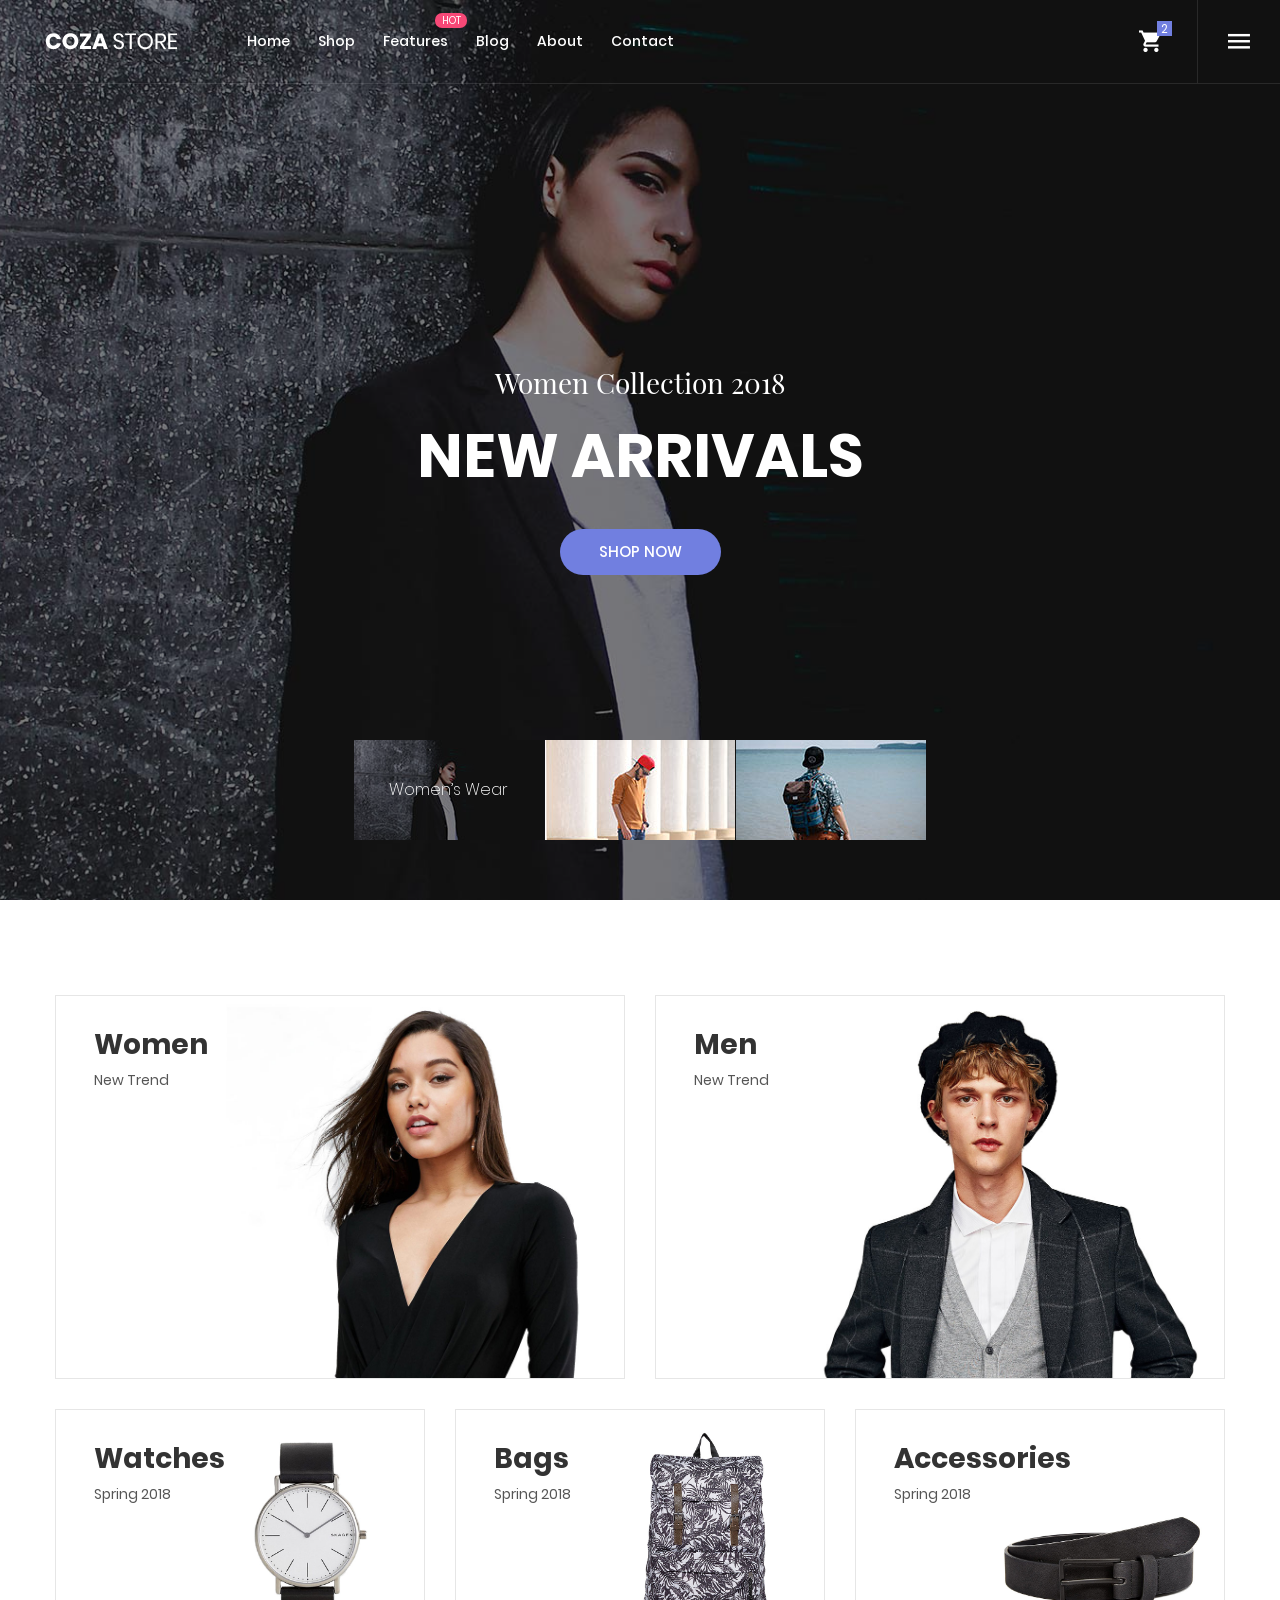
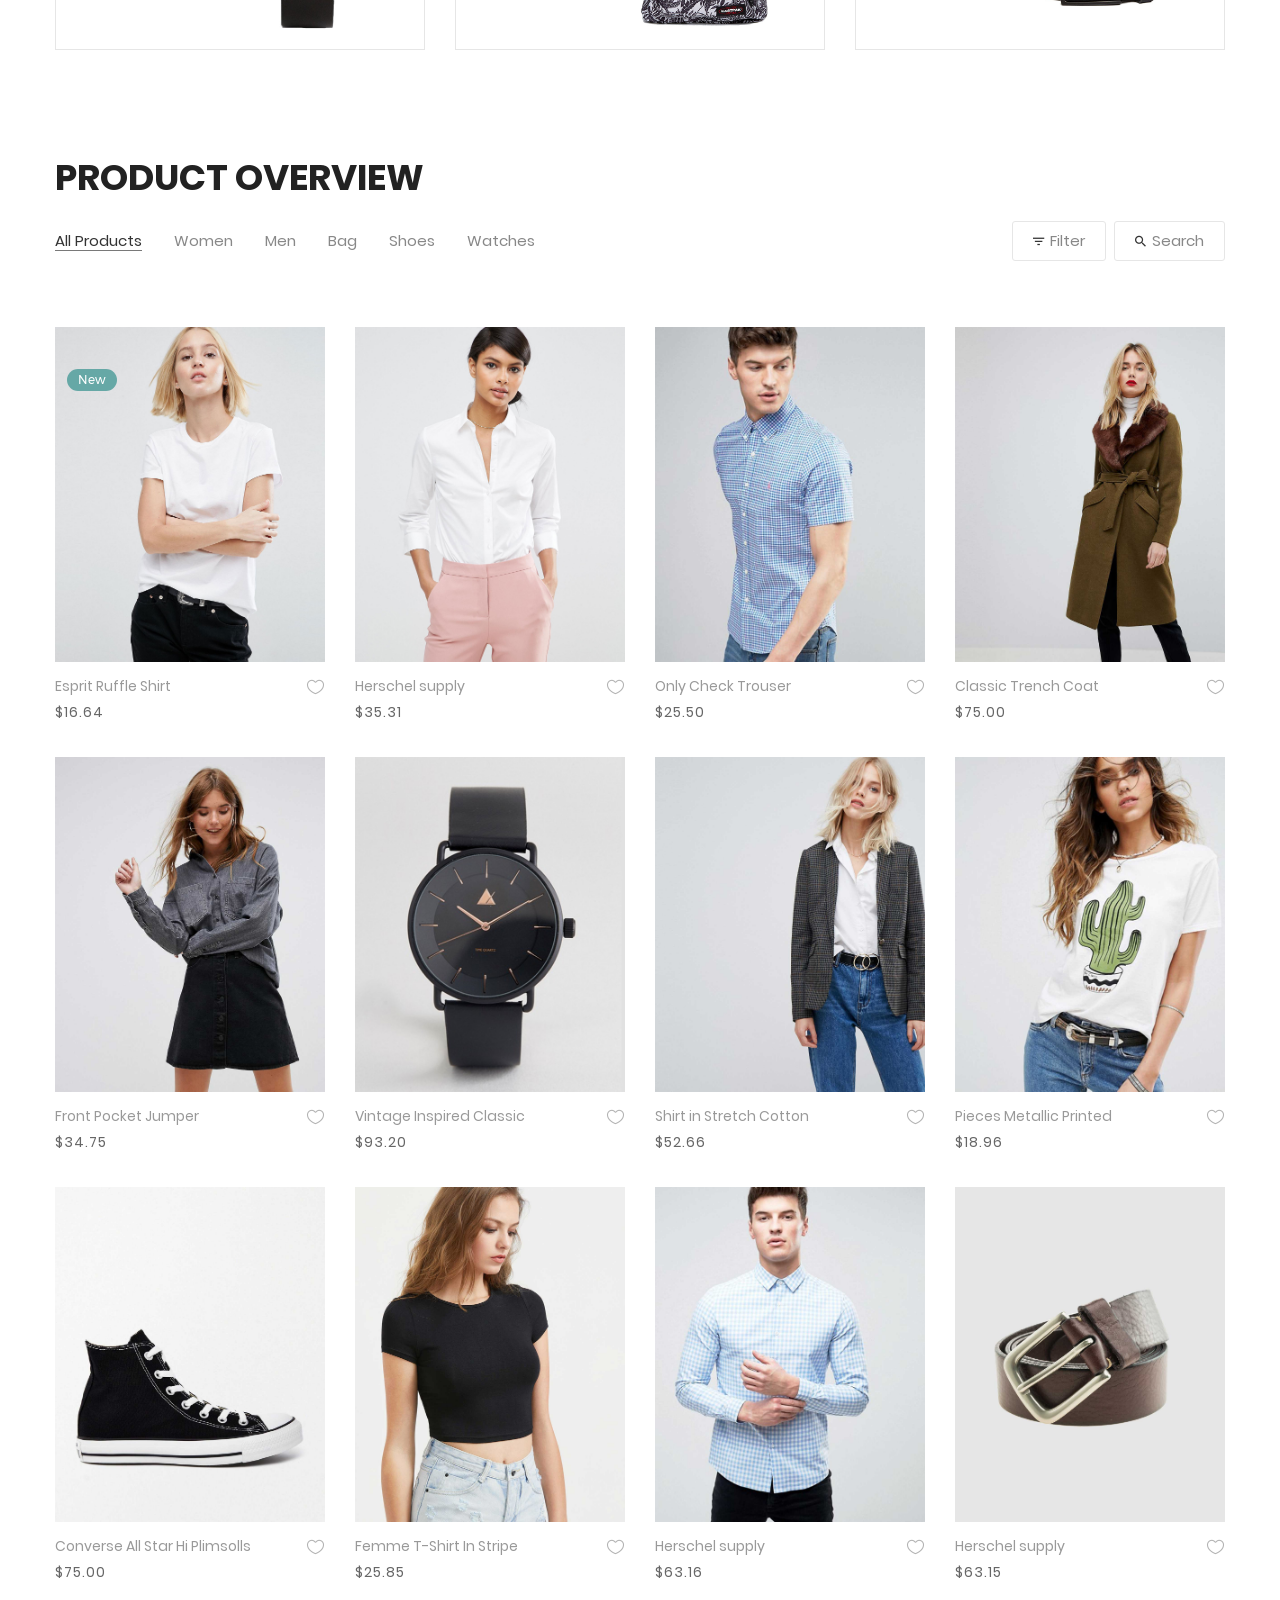
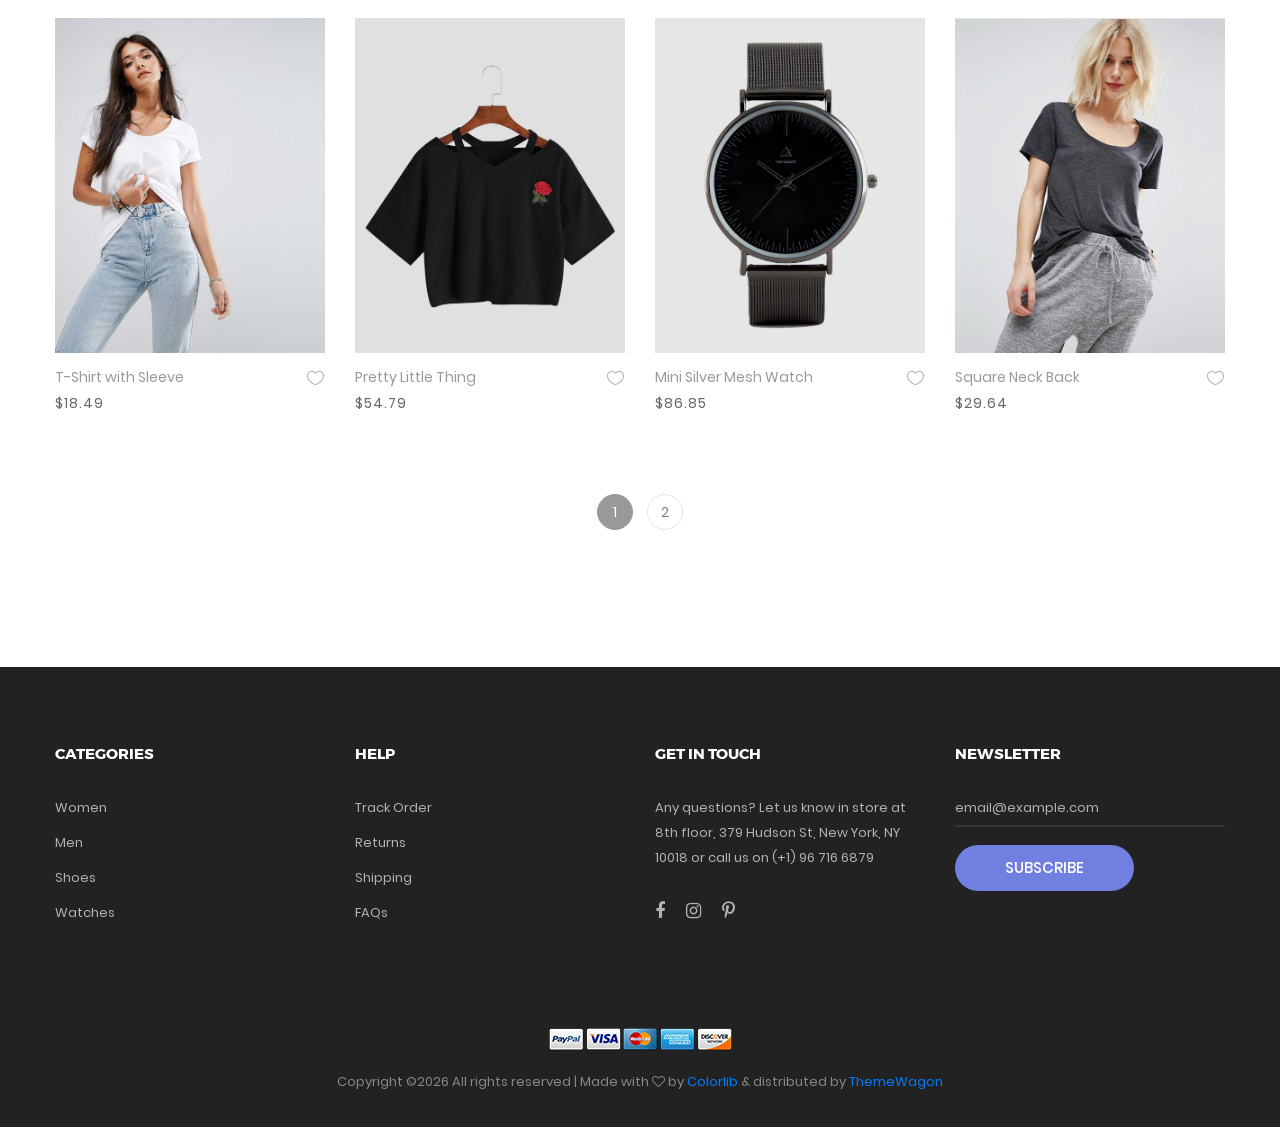
<file: cozastore-master/home-03.html>
<!DOCTYPE html>
<html lang="en">
<head>
	<title>Home 03</title>
	<meta charset="UTF-8">
	<meta name="viewport" content="width=device-width, initial-scale=1">
<!--===============================================================================================-->	
	<link rel="icon" type="image/png" href="images/icons/favicon.png"/>
<!--===============================================================================================-->
	<link rel="stylesheet" type="text/css" href="vendor/bootstrap/css/bootstrap.min.css">
<!--===============================================================================================-->
	<link rel="stylesheet" type="text/css" href="fonts/font-awesome-4.7.0/css/font-awesome.min.css">
<!--===============================================================================================-->
	<link rel="stylesheet" type="text/css" href="fonts/iconic/css/material-design-iconic-font.min.css">
<!--===============================================================================================-->
	<link rel="stylesheet" type="text/css" href="fonts/linearicons-v1.0.0/icon-font.min.css">
<!--===============================================================================================-->
	<link rel="stylesheet" type="text/css" href="vendor/animate/animate.css">
<!--===============================================================================================-->	
	<link rel="stylesheet" type="text/css" href="vendor/css-hamburgers/hamburgers.min.css">
<!--===============================================================================================-->
	<link rel="stylesheet" type="text/css" href="vendor/animsition/css/animsition.min.css">
<!--===============================================================================================-->
	<link rel="stylesheet" type="text/css" href="vendor/select2/select2.min.css">
<!--===============================================================================================-->	
	<link rel="stylesheet" type="text/css" href="vendor/daterangepicker/daterangepicker.css">
<!--===============================================================================================-->
	<link rel="stylesheet" type="text/css" href="vendor/slick/slick.css">
<!--===============================================================================================-->
	<link rel="stylesheet" type="text/css" href="vendor/MagnificPopup/magnific-popup.css">
<!--===============================================================================================-->
	<link rel="stylesheet" type="text/css" href="vendor/perfect-scrollbar/perfect-scrollbar.css">
<!--===============================================================================================-->
	<link rel="stylesheet" type="text/css" href="css/util.css">
	<link rel="stylesheet" type="text/css" href="css/main.css">
<!--===============================================================================================-->
</head>
<body class="animsition">
	
	<!-- Header -->
	<header class="header-v3">
		<!-- Header desktop -->
		<div class="container-menu-desktop trans-03">
			<div class="wrap-menu-desktop">
				<nav class="limiter-menu-desktop p-l-45">
					
					<!-- Logo desktop -->		
					<a href="#" class="logo">
						<img src="images/icons/logo-02.png" alt="IMG-LOGO">
					</a>

					<!-- Menu desktop -->
					<div class="menu-desktop">
						<ul class="main-menu">
							<li>
								<a href="index.html">Home</a>
								<ul class="sub-menu">
									<li><a href="index.html">Homepage 1</a></li>
									<li><a href="home-02.html">Homepage 2</a></li>
									<li><a href="home-03.html">Homepage 3</a></li>
								</ul>
							</li>

							<li>
								<a href="product.html">Shop</a>
							</li>

							<li class="label1" data-label1="hot">
								<a href="shoping-cart.html">Features</a>
							</li>

							<li>
								<a href="blog.html">Blog</a>
							</li>

							<li>
								<a href="about.html">About</a>
							</li>

							<li>
								<a href="contact.html">Contact</a>
							</li>
						</ul>
					</div>	

					<!-- Icon header -->
					<div class="wrap-icon-header flex-w flex-r-m h-full">							
						<div class="flex-c-m h-full p-r-25 bor6">
							<div class="icon-header-item cl0 hov-cl1 trans-04 p-lr-11 icon-header-noti js-show-cart" data-notify="2">
								<i class="zmdi zmdi-shopping-cart"></i>
							</div>
						</div>
							
						<div class="flex-c-m h-full p-lr-19">
							<div class="icon-header-item cl0 hov-cl1 trans-04 p-lr-11 js-show-sidebar">
								<i class="zmdi zmdi-menu"></i>
							</div>
						</div>
					</div>
				</nav>
			</div>	
		</div>

		<!-- Header Mobile -->
		<div class="wrap-header-mobile">
			<!-- Logo moblie -->		
			<div class="logo-mobile">
				<a href="index.html"><img src="images/icons/logo-01.png" alt="IMG-LOGO"></a>
			</div>

			<!-- Icon header -->
			<div class="wrap-icon-header flex-w flex-r-m h-full m-r-15">
				<div class="flex-c-m h-full p-r-5">
					<div class="icon-header-item cl2 hov-cl1 trans-04 p-lr-11 icon-header-noti js-show-cart" data-notify="2">
						<i class="zmdi zmdi-shopping-cart"></i>
					</div>
				</div>
			</div>

			<!-- Button show menu -->
			<div class="btn-show-menu-mobile hamburger hamburger--squeeze">
				<span class="hamburger-box">
					<span class="hamburger-inner"></span>
				</span>
			</div>
		</div>


		<!-- Menu Mobile -->
		<div class="menu-mobile">
			<ul class="main-menu-m">
				<li>
					<a href="index.html">Home</a>
					<ul class="sub-menu-m">
						<li><a href="index.html">Homepage 1</a></li>
						<li><a href="home-02.html">Homepage 2</a></li>
						<li><a href="home-03.html">Homepage 3</a></li>
					</ul>
					<span class="arrow-main-menu-m">
						<i class="fa fa-angle-right" aria-hidden="true"></i>
					</span>
				</li>

				<li>
					<a href="product.html">Shop</a>
				</li>

				<li>
					<a href="shoping-cart.html" class="label1 rs1" data-label1="hot">Features</a>
				</li>

				<li>
					<a href="blog.html">Blog</a>
				</li>

				<li>
					<a href="about.html">About</a>
				</li>

				<li>
					<a href="contact.html">Contact</a>
				</li>
			</ul>
		</div>

		<!-- Modal Search -->
		<div class="modal-search-header flex-c-m trans-04 js-hide-modal-search">
			<button class="flex-c-m btn-hide-modal-search trans-04">
				<i class="zmdi zmdi-close"></i>
			</button>

			<form class="container-search-header">
				<div class="wrap-search-header">
					<input class="plh0" type="text" name="search" placeholder="Search...">

					<button class="flex-c-m trans-04">
						<i class="zmdi zmdi-search"></i>
					</button>
				</div>
			</form>
		</div>
	</header>


	<!-- Sidebar -->
	<aside class="wrap-sidebar js-sidebar">
		<div class="s-full js-hide-sidebar"></div>

		<div class="sidebar flex-col-l p-t-22 p-b-25">
			<div class="flex-r w-full p-b-30 p-r-27">
				<div class="fs-35 lh-10 cl2 p-lr-5 pointer hov-cl1 trans-04 js-hide-sidebar">
					<i class="zmdi zmdi-close"></i>
				</div>
			</div>

			<div class="sidebar-content flex-w w-full p-lr-65 js-pscroll">
				<ul class="sidebar-link w-full">
					<li class="p-b-13">
						<a href="index.html" class="stext-102 cl2 hov-cl1 trans-04">
							Home
						</a>
					</li>

					<li class="p-b-13">
						<a href="#" class="stext-102 cl2 hov-cl1 trans-04">
							My Wishlist
						</a>
					</li>

					<li class="p-b-13">
						<a href="#" class="stext-102 cl2 hov-cl1 trans-04">
							My Account
						</a>
					</li>

					<li class="p-b-13">
						<a href="#" class="stext-102 cl2 hov-cl1 trans-04">
							Track Oder
						</a>
					</li>

					<li class="p-b-13">
						<a href="#" class="stext-102 cl2 hov-cl1 trans-04">
							Refunds
						</a>
					</li>

					<li class="p-b-13">
						<a href="#" class="stext-102 cl2 hov-cl1 trans-04">
							Help & FAQs
						</a>
					</li>
				</ul>

				<div class="sidebar-gallery w-full p-tb-30">
					<span class="mtext-101 cl5">
						@ CozaStore
					</span>

					<div class="flex-w flex-sb p-t-36 gallery-lb">
						<!-- item gallery sidebar -->
						<div class="wrap-item-gallery m-b-10">
							<a class="item-gallery bg-img1" href="images/gallery-01.jpg" data-lightbox="gallery" 
							style="background-image: url('images/gallery-01.jpg');"></a>
						</div>

						<!-- item gallery sidebar -->
						<div class="wrap-item-gallery m-b-10">
							<a class="item-gallery bg-img1" href="images/gallery-02.jpg" data-lightbox="gallery" 
							style="background-image: url('images/gallery-02.jpg');"></a>
						</div>

						<!-- item gallery sidebar -->
						<div class="wrap-item-gallery m-b-10">
							<a class="item-gallery bg-img1" href="images/gallery-03.jpg" data-lightbox="gallery" 
							style="background-image: url('images/gallery-03.jpg');"></a>
						</div>

						<!-- item gallery sidebar -->
						<div class="wrap-item-gallery m-b-10">
							<a class="item-gallery bg-img1" href="images/gallery-04.jpg" data-lightbox="gallery" 
							style="background-image: url('images/gallery-04.jpg');"></a>
						</div>

						<!-- item gallery sidebar -->
						<div class="wrap-item-gallery m-b-10">
							<a class="item-gallery bg-img1" href="images/gallery-05.jpg" data-lightbox="gallery" 
							style="background-image: url('images/gallery-05.jpg');"></a>
						</div>

						<!-- item gallery sidebar -->
						<div class="wrap-item-gallery m-b-10">
							<a class="item-gallery bg-img1" href="images/gallery-06.jpg" data-lightbox="gallery" 
							style="background-image: url('images/gallery-06.jpg');"></a>
						</div>

						<!-- item gallery sidebar -->
						<div class="wrap-item-gallery m-b-10">
							<a class="item-gallery bg-img1" href="images/gallery-07.jpg" data-lightbox="gallery" 
							style="background-image: url('images/gallery-07.jpg');"></a>
						</div>

						<!-- item gallery sidebar -->
						<div class="wrap-item-gallery m-b-10">
							<a class="item-gallery bg-img1" href="images/gallery-08.jpg" data-lightbox="gallery" 
							style="background-image: url('images/gallery-08.jpg');"></a>
						</div>

						<!-- item gallery sidebar -->
						<div class="wrap-item-gallery m-b-10">
							<a class="item-gallery bg-img1" href="images/gallery-09.jpg" data-lightbox="gallery" 
							style="background-image: url('images/gallery-09.jpg');"></a>
						</div>
					</div>
				</div>

				<div class="sidebar-gallery w-full">
					<span class="mtext-101 cl5">
						About Us
					</span>

					<p class="stext-108 cl6 p-t-27">
						Lorem ipsum dolor sit amet, consectetur adipiscing elit. Curabitur maximus vulputate hendrerit. Praesent faucibus erat vitae rutrum gravida. Vestibulum tempus mi enim, in molestie sem fermentum quis. 
					</p>
				</div>
			</div>
		</div>
	</aside>


	<!-- Cart -->
	<div class="wrap-header-cart js-panel-cart">
		<div class="s-full js-hide-cart"></div>

		<div class="header-cart flex-col-l p-l-65 p-r-25">
			<div class="header-cart-title flex-w flex-sb-m p-b-8">
				<span class="mtext-103 cl2">
					Your Cart
				</span>

				<div class="fs-35 lh-10 cl2 p-lr-5 pointer hov-cl1 trans-04 js-hide-cart">
					<i class="zmdi zmdi-close"></i>
				</div>
			</div>
			
			<div class="header-cart-content flex-w js-pscroll">
				<ul class="header-cart-wrapitem w-full">
					<li class="header-cart-item flex-w flex-t m-b-12">
						<div class="header-cart-item-img">
							<img src="images/item-cart-01.jpg" alt="IMG">
						</div>

						<div class="header-cart-item-txt p-t-8">
							<a href="#" class="header-cart-item-name m-b-18 hov-cl1 trans-04">
								White Shirt Pleat
							</a>

							<span class="header-cart-item-info">
								1 x $19.00
							</span>
						</div>
					</li>

					<li class="header-cart-item flex-w flex-t m-b-12">
						<div class="header-cart-item-img">
							<img src="images/item-cart-02.jpg" alt="IMG">
						</div>

						<div class="header-cart-item-txt p-t-8">
							<a href="#" class="header-cart-item-name m-b-18 hov-cl1 trans-04">
								Converse All Star
							</a>

							<span class="header-cart-item-info">
								1 x $39.00
							</span>
						</div>
					</li>

					<li class="header-cart-item flex-w flex-t m-b-12">
						<div class="header-cart-item-img">
							<img src="images/item-cart-03.jpg" alt="IMG">
						</div>

						<div class="header-cart-item-txt p-t-8">
							<a href="#" class="header-cart-item-name m-b-18 hov-cl1 trans-04">
								Nixon Porter Leather
							</a>

							<span class="header-cart-item-info">
								1 x $17.00
							</span>
						</div>
					</li>
				</ul>
				
				<div class="w-full">
					<div class="header-cart-total w-full p-tb-40">
						Total: $75.00
					</div>

					<div class="header-cart-buttons flex-w w-full">
						<a href="shoping-cart.html" class="flex-c-m stext-101 cl0 size-107 bg3 bor2 hov-btn3 p-lr-15 trans-04 m-r-8 m-b-10">
							View Cart
						</a>

						<a href="shoping-cart.html" class="flex-c-m stext-101 cl0 size-107 bg3 bor2 hov-btn3 p-lr-15 trans-04 m-b-10">
							Check Out
						</a>
					</div>
				</div>
			</div>
		</div>
	</div>



	<!-- Slider -->
	<section class="section-slide">
		<div class="wrap-slick1 rs2-slick1">
			<div class="slick1">
				<div class="item-slick1 bg-overlay1" style="background-image: url(images/slide-05.jpg);" data-thumb="images/thumb-01.jpg" data-caption="Women’s Wear">
					<div class="container h-full">
						<div class="flex-col-c-m h-full p-t-100 p-b-60 respon5">
							<div class="layer-slick1 animated visible-false" data-appear="fadeInDown" data-delay="0">
								<span class="ltext-202 txt-center cl0 respon2">
									Women Collection 2018
								</span>
							</div>
								
							<div class="layer-slick1 animated visible-false" data-appear="fadeInUp" data-delay="800">
								<h2 class="ltext-104 txt-center cl0 p-t-22 p-b-40 respon1">
									New arrivals
								</h2>
							</div>
								
							<div class="layer-slick1 animated visible-false" data-appear="zoomIn" data-delay="1600">
								<a href="product.html" class="flex-c-m stext-101 cl0 size-101 bg1 bor1 hov-btn2 p-lr-15 trans-04">
									Shop Now
								</a>
							</div>
						</div>
					</div>
				</div>

				<div class="item-slick1 bg-overlay1" style="background-image: url(images/slide-06.jpg);" data-thumb="images/thumb-02.jpg" data-caption="Men’s Wear">
					<div class="container h-full">
						<div class="flex-col-c-m h-full p-t-100 p-b-60 respon5">
							<div class="layer-slick1 animated visible-false" data-appear="rollIn" data-delay="0">
								<span class="ltext-202 txt-center cl0 respon2">
									Men New-Season
								</span>
							</div>
								
							<div class="layer-slick1 animated visible-false" data-appear="lightSpeedIn" data-delay="800">
								<h2 class="ltext-104 txt-center cl0 p-t-22 p-b-40 respon1">
									Jackets & Coats
								</h2>
							</div>
								
							<div class="layer-slick1 animated visible-false" data-appear="slideInUp" data-delay="1600">
								<a href="product.html" class="flex-c-m stext-101 cl0 size-101 bg1 bor1 hov-btn2 p-lr-15 trans-04">
									Shop Now
								</a>
							</div>
						</div>
					</div>
				</div>

				<div class="item-slick1 bg-overlay1" style="background-image: url(images/slide-07.jpg);" data-thumb="images/thumb-03.jpg" data-caption="Men’s Wear">
					<div class="container h-full">
						<div class="flex-col-c-m h-full p-t-100 p-b-60 respon5">
							<div class="layer-slick1 animated visible-false" data-appear="rotateInDownLeft" data-delay="0">
								<span class="ltext-202 txt-center cl0 respon2">
									Men Collection 2018
								</span>
							</div>
								
							<div class="layer-slick1 animated visible-false" data-appear="rotateInUpRight" data-delay="800">
								<h2 class="ltext-104 txt-center cl0 p-t-22 p-b-40 respon1">
									NEW SEASON
								</h2>
							</div>
								
							<div class="layer-slick1 animated visible-false" data-appear="rotateIn" data-delay="1600">
								<a href="product.html" class="flex-c-m stext-101 cl0 size-101 bg1 bor1 hov-btn2 p-lr-15 trans-04">
									Shop Now
								</a>
							</div>
						</div>
					</div>
				</div>
			</div>

			<div class="wrap-slick1-dots p-lr-10"></div>
		</div>
	</section>


	<!-- Banner -->
	<div class="sec-banner bg0 p-t-95 p-b-55">
		<div class="container">
			<div class="row">
				<div class="col-md-6 p-b-30 m-lr-auto">
					<!-- Block1 -->
					<div class="block1 wrap-pic-w">
						<img src="images/banner-04.jpg" alt="IMG-BANNER">

						<a href="product.html" class="block1-txt ab-t-l s-full flex-col-l-sb p-lr-38 p-tb-34 trans-03 respon3">
							<div class="block1-txt-child1 flex-col-l">
								<span class="block1-name ltext-102 trans-04 p-b-8">
									Women
								</span>

								<span class="block1-info stext-102 trans-04">
									New Trend
								</span>
							</div>

							<div class="block1-txt-child2 p-b-4 trans-05">
								<div class="block1-link stext-101 cl0 trans-09">
									Shop Now
								</div>
							</div>
						</a>
					</div>
				</div>

				<div class="col-md-6 p-b-30 m-lr-auto">
					<!-- Block1 -->
					<div class="block1 wrap-pic-w">
						<img src="images/banner-05.jpg" alt="IMG-BANNER">

						<a href="product.html" class="block1-txt ab-t-l s-full flex-col-l-sb p-lr-38 p-tb-34 trans-03 respon3">
							<div class="block1-txt-child1 flex-col-l">
								<span class="block1-name ltext-102 trans-04 p-b-8">
									Men
								</span>

								<span class="block1-info stext-102 trans-04">
									New Trend
								</span>
							</div>

							<div class="block1-txt-child2 p-b-4 trans-05">
								<div class="block1-link stext-101 cl0 trans-09">
									Shop Now
								</div>
							</div>
						</a>
					</div>
				</div>

				<div class="col-md-6 col-lg-4 p-b-30 m-lr-auto">
					<!-- Block1 -->
					<div class="block1 wrap-pic-w">
						<img src="images/banner-07.jpg" alt="IMG-BANNER">

						<a href="product.html" class="block1-txt ab-t-l s-full flex-col-l-sb p-lr-38 p-tb-34 trans-03 respon3">
							<div class="block1-txt-child1 flex-col-l">
								<span class="block1-name ltext-102 trans-04 p-b-8">
									Watches
								</span>

								<span class="block1-info stext-102 trans-04">
									Spring 2018
								</span>
							</div>

							<div class="block1-txt-child2 p-b-4 trans-05">
								<div class="block1-link stext-101 cl0 trans-09">
									Shop Now
								</div>
							</div>
						</a>
					</div>
				</div>

				<div class="col-md-6 col-lg-4 p-b-30 m-lr-auto">
					<!-- Block1 -->
					<div class="block1 wrap-pic-w">
						<img src="images/banner-08.jpg" alt="IMG-BANNER">

						<a href="product.html" class="block1-txt ab-t-l s-full flex-col-l-sb p-lr-38 p-tb-34 trans-03 respon3">
							<div class="block1-txt-child1 flex-col-l">
								<span class="block1-name ltext-102 trans-04 p-b-8">
									Bags
								</span>

								<span class="block1-info stext-102 trans-04">
									Spring 2018
								</span>
							</div>

							<div class="block1-txt-child2 p-b-4 trans-05">
								<div class="block1-link stext-101 cl0 trans-09">
									Shop Now
								</div>
							</div>
						</a>
					</div>
				</div>

				<div class="col-md-6 col-lg-4 p-b-30 m-lr-auto">
					<!-- Block1 -->
					<div class="block1 wrap-pic-w">
						<img src="images/banner-09.jpg" alt="IMG-BANNER">

						<a href="product.html" class="block1-txt ab-t-l s-full flex-col-l-sb p-lr-38 p-tb-34 trans-03 respon3">
							<div class="block1-txt-child1 flex-col-l">
								<span class="block1-name ltext-102 trans-04 p-b-8">
									Accessories
								</span>

								<span class="block1-info stext-102 trans-04">
									Spring 2018
								</span>
							</div>

							<div class="block1-txt-child2 p-b-4 trans-05">
								<div class="block1-link stext-101 cl0 trans-09">
									Shop Now
								</div>
							</div>
						</a>
					</div>
				</div>
			</div>
		</div>
	</div>


	<!-- Product -->
	<section class="bg0 p-t-23 p-b-130">
		<div class="container">
			<div class="p-b-10">
				<h3 class="ltext-103 cl5">
					Product Overview
				</h3>
			</div>

			<div class="flex-w flex-sb-m p-b-52">
				<div class="flex-w flex-l-m filter-tope-group m-tb-10">
					<button class="stext-106 cl6 hov1 bor3 trans-04 m-r-32 m-tb-5 how-active1" data-filter="*">
						All Products
					</button>

					<button class="stext-106 cl6 hov1 bor3 trans-04 m-r-32 m-tb-5" data-filter=".women">
						Women
					</button>

					<button class="stext-106 cl6 hov1 bor3 trans-04 m-r-32 m-tb-5" data-filter=".men">
						Men
					</button>

					<button class="stext-106 cl6 hov1 bor3 trans-04 m-r-32 m-tb-5" data-filter=".bag">
						Bag
					</button>

					<button class="stext-106 cl6 hov1 bor3 trans-04 m-r-32 m-tb-5" data-filter=".shoes">
						Shoes
					</button>

					<button class="stext-106 cl6 hov1 bor3 trans-04 m-r-32 m-tb-5" data-filter=".watches">
						Watches
					</button>
				</div>

				<div class="flex-w flex-c-m m-tb-10">
					<div class="flex-c-m stext-106 cl6 size-104 bor4 pointer hov-btn3 trans-04 m-r-8 m-tb-4 js-show-filter">
						<i class="icon-filter cl2 m-r-6 fs-15 trans-04 zmdi zmdi-filter-list"></i>
						<i class="icon-close-filter cl2 m-r-6 fs-15 trans-04 zmdi zmdi-close dis-none"></i>
						 Filter
					</div>

					<div class="flex-c-m stext-106 cl6 size-105 bor4 pointer hov-btn3 trans-04 m-tb-4 js-show-search">
						<i class="icon-search cl2 m-r-6 fs-15 trans-04 zmdi zmdi-search"></i>
						<i class="icon-close-search cl2 m-r-6 fs-15 trans-04 zmdi zmdi-close dis-none"></i>
						Search
					</div>
				</div>
				
				<!-- Search product -->
				<div class="dis-none panel-search w-full p-t-10 p-b-15">
					<div class="bor8 dis-flex p-l-15">
						<button class="size-113 flex-c-m fs-16 cl2 hov-cl1 trans-04">
							<i class="zmdi zmdi-search"></i>
						</button>

						<input class="mtext-107 cl2 size-114 plh2 p-r-15" type="text" name="search-product" placeholder="Search">
					</div>	
				</div>

				<!-- Filter -->
				<div class="dis-none panel-filter w-full p-t-10">
					<div class="wrap-filter flex-w bg6 w-full p-lr-40 p-t-27 p-lr-15-sm">
						<div class="filter-col1 p-r-15 p-b-27">
							<div class="mtext-102 cl2 p-b-15">
								Sort By
							</div>

							<ul>
								<li class="p-b-6">
									<a href="#" class="filter-link stext-106 trans-04">
										Default
									</a>
								</li>

								<li class="p-b-6">
									<a href="#" class="filter-link stext-106 trans-04">
										Popularity
									</a>
								</li>

								<li class="p-b-6">
									<a href="#" class="filter-link stext-106 trans-04">
										Average rating
									</a>
								</li>

								<li class="p-b-6">
									<a href="#" class="filter-link stext-106 trans-04 filter-link-active">
										Newness
									</a>
								</li>

								<li class="p-b-6">
									<a href="#" class="filter-link stext-106 trans-04">
										Price: Low to High
									</a>
								</li>

								<li class="p-b-6">
									<a href="#" class="filter-link stext-106 trans-04">
										Price: High to Low
									</a>
								</li>
							</ul>
						</div>

						<div class="filter-col2 p-r-15 p-b-27">
							<div class="mtext-102 cl2 p-b-15">
								Price
							</div>

							<ul>
								<li class="p-b-6">
									<a href="#" class="filter-link stext-106 trans-04 filter-link-active">
										All
									</a>
								</li>

								<li class="p-b-6">
									<a href="#" class="filter-link stext-106 trans-04">
										$0.00 - $50.00
									</a>
								</li>

								<li class="p-b-6">
									<a href="#" class="filter-link stext-106 trans-04">
										$50.00 - $100.00
									</a>
								</li>

								<li class="p-b-6">
									<a href="#" class="filter-link stext-106 trans-04">
										$100.00 - $150.00
									</a>
								</li>

								<li class="p-b-6">
									<a href="#" class="filter-link stext-106 trans-04">
										$150.00 - $200.00
									</a>
								</li>

								<li class="p-b-6">
									<a href="#" class="filter-link stext-106 trans-04">
										$200.00+
									</a>
								</li>
							</ul>
						</div>

						<div class="filter-col3 p-r-15 p-b-27">
							<div class="mtext-102 cl2 p-b-15">
								Color
							</div>

							<ul>
								<li class="p-b-6">
									<span class="fs-15 lh-12 m-r-6" style="color: #222;">
										<i class="zmdi zmdi-circle"></i>
									</span>

									<a href="#" class="filter-link stext-106 trans-04">
										Black
									</a>
								</li>

								<li class="p-b-6">
									<span class="fs-15 lh-12 m-r-6" style="color: #4272d7;">
										<i class="zmdi zmdi-circle"></i>
									</span>

									<a href="#" class="filter-link stext-106 trans-04 filter-link-active">
										Blue
									</a>
								</li>

								<li class="p-b-6">
									<span class="fs-15 lh-12 m-r-6" style="color: #b3b3b3;">
										<i class="zmdi zmdi-circle"></i>
									</span>

									<a href="#" class="filter-link stext-106 trans-04">
										Grey
									</a>
								</li>

								<li class="p-b-6">
									<span class="fs-15 lh-12 m-r-6" style="color: #00ad5f;">
										<i class="zmdi zmdi-circle"></i>
									</span>

									<a href="#" class="filter-link stext-106 trans-04">
										Green
									</a>
								</li>

								<li class="p-b-6">
									<span class="fs-15 lh-12 m-r-6" style="color: #fa4251;">
										<i class="zmdi zmdi-circle"></i>
									</span>

									<a href="#" class="filter-link stext-106 trans-04">
										Red
									</a>
								</li>

								<li class="p-b-6">
									<span class="fs-15 lh-12 m-r-6" style="color: #aaa;">
										<i class="zmdi zmdi-circle-o"></i>
									</span>

									<a href="#" class="filter-link stext-106 trans-04">
										White
									</a>
								</li>
							</ul>
						</div>

						<div class="filter-col4 p-b-27">
							<div class="mtext-102 cl2 p-b-15">
								Tags
							</div>

							<div class="flex-w p-t-4 m-r--5">
								<a href="#" class="flex-c-m stext-107 cl6 size-301 bor7 p-lr-15 hov-tag1 trans-04 m-r-5 m-b-5">
									Fashion
								</a>

								<a href="#" class="flex-c-m stext-107 cl6 size-301 bor7 p-lr-15 hov-tag1 trans-04 m-r-5 m-b-5">
									Lifestyle
								</a>

								<a href="#" class="flex-c-m stext-107 cl6 size-301 bor7 p-lr-15 hov-tag1 trans-04 m-r-5 m-b-5">
									Denim
								</a>

								<a href="#" class="flex-c-m stext-107 cl6 size-301 bor7 p-lr-15 hov-tag1 trans-04 m-r-5 m-b-5">
									Streetstyle
								</a>

								<a href="#" class="flex-c-m stext-107 cl6 size-301 bor7 p-lr-15 hov-tag1 trans-04 m-r-5 m-b-5">
									Crafts
								</a>
							</div>
						</div>
					</div>
				</div>
			</div>

			<div class="row isotope-grid">
				<div class="col-sm-6 col-md-4 col-lg-3 p-b-35 isotope-item women">
					<!-- Block2 -->
					<div class="block2">
						<div class="block2-pic hov-img0 label-new" data-label="New">
							<img src="images/product-01.jpg" alt="IMG-PRODUCT">

							<a href="#" class="block2-btn flex-c-m stext-103 cl2 size-102 bg0 bor2 hov-btn1 p-lr-15 trans-04 js-show-modal1">
								Quick View
							</a>
						</div>

						<div class="block2-txt flex-w flex-t p-t-14">
							<div class="block2-txt-child1 flex-col-l ">
								<a href="product-detail.html" class="stext-104 cl4 hov-cl1 trans-04 js-name-b2 p-b-6">
									Esprit Ruffle Shirt
								</a>

								<span class="stext-105 cl3">
									$16.64
								</span>
							</div>

							<div class="block2-txt-child2 flex-r p-t-3">
								<a href="#" class="btn-addwish-b2 dis-block pos-relative js-addwish-b2">
									<img class="icon-heart1 dis-block trans-04" src="images/icons/icon-heart-01.png" alt="ICON">
									<img class="icon-heart2 dis-block trans-04 ab-t-l" src="images/icons/icon-heart-02.png" alt="ICON">
								</a>
							</div>
						</div>
					</div>
				</div>

				<div class="col-sm-6 col-md-4 col-lg-3 p-b-35 isotope-item women">
					<!-- Block2 -->
					<div class="block2">
						<div class="block2-pic hov-img0">
							<img src="images/product-02.jpg" alt="IMG-PRODUCT">

							<a href="#" class="block2-btn flex-c-m stext-103 cl2 size-102 bg0 bor2 hov-btn1 p-lr-15 trans-04 js-show-modal1">
								Quick View
							</a>
						</div>

						<div class="block2-txt flex-w flex-t p-t-14">
							<div class="block2-txt-child1 flex-col-l ">
								<a href="product-detail.html" class="stext-104 cl4 hov-cl1 trans-04 js-name-b2 p-b-6">
									Herschel supply
								</a>

								<span class="stext-105 cl3">
									$35.31
								</span>
							</div>

							<div class="block2-txt-child2 flex-r p-t-3">
								<a href="#" class="btn-addwish-b2 dis-block pos-relative js-addwish-b2">
									<img class="icon-heart1 dis-block trans-04" src="images/icons/icon-heart-01.png" alt="ICON">
									<img class="icon-heart2 dis-block trans-04 ab-t-l" src="images/icons/icon-heart-02.png" alt="ICON">
								</a>
							</div>
						</div>
					</div>
				</div>

				<div class="col-sm-6 col-md-4 col-lg-3 p-b-35 isotope-item men">
					<!-- Block2 -->
					<div class="block2">
						<div class="block2-pic hov-img0">
							<img src="images/product-03.jpg" alt="IMG-PRODUCT">

							<a href="#" class="block2-btn flex-c-m stext-103 cl2 size-102 bg0 bor2 hov-btn1 p-lr-15 trans-04 js-show-modal1">
								Quick View
							</a>
						</div>

						<div class="block2-txt flex-w flex-t p-t-14">
							<div class="block2-txt-child1 flex-col-l ">
								<a href="product-detail.html" class="stext-104 cl4 hov-cl1 trans-04 js-name-b2 p-b-6">
									Only Check Trouser
								</a>

								<span class="stext-105 cl3">
									$25.50
								</span>
							</div>

							<div class="block2-txt-child2 flex-r p-t-3">
								<a href="#" class="btn-addwish-b2 dis-block pos-relative js-addwish-b2">
									<img class="icon-heart1 dis-block trans-04" src="images/icons/icon-heart-01.png" alt="ICON">
									<img class="icon-heart2 dis-block trans-04 ab-t-l" src="images/icons/icon-heart-02.png" alt="ICON">
								</a>
							</div>
						</div>
					</div>
				</div>

				<div class="col-sm-6 col-md-4 col-lg-3 p-b-35 isotope-item women">
					<!-- Block2 -->
					<div class="block2">
						<div class="block2-pic hov-img0">
							<img src="images/product-04.jpg" alt="IMG-PRODUCT">

							<a href="#" class="block2-btn flex-c-m stext-103 cl2 size-102 bg0 bor2 hov-btn1 p-lr-15 trans-04 js-show-modal1">
								Quick View
							</a>
						</div>

						<div class="block2-txt flex-w flex-t p-t-14">
							<div class="block2-txt-child1 flex-col-l ">
								<a href="product-detail.html" class="stext-104 cl4 hov-cl1 trans-04 js-name-b2 p-b-6">
									Classic Trench Coat
								</a>

								<span class="stext-105 cl3">
									$75.00
								</span>
							</div>

							<div class="block2-txt-child2 flex-r p-t-3">
								<a href="#" class="btn-addwish-b2 dis-block pos-relative js-addwish-b2">
									<img class="icon-heart1 dis-block trans-04" src="images/icons/icon-heart-01.png" alt="ICON">
									<img class="icon-heart2 dis-block trans-04 ab-t-l" src="images/icons/icon-heart-02.png" alt="ICON">
								</a>
							</div>
						</div>
					</div>
				</div>

				<div class="col-sm-6 col-md-4 col-lg-3 p-b-35 isotope-item women">
					<!-- Block2 -->
					<div class="block2">
						<div class="block2-pic hov-img0">
							<img src="images/product-05.jpg" alt="IMG-PRODUCT">

							<a href="#" class="block2-btn flex-c-m stext-103 cl2 size-102 bg0 bor2 hov-btn1 p-lr-15 trans-04 js-show-modal1">
								Quick View
							</a>
						</div>

						<div class="block2-txt flex-w flex-t p-t-14">
							<div class="block2-txt-child1 flex-col-l ">
								<a href="product-detail.html" class="stext-104 cl4 hov-cl1 trans-04 js-name-b2 p-b-6">
									Front Pocket Jumper
								</a>

								<span class="stext-105 cl3">
									$34.75
								</span>
							</div>

							<div class="block2-txt-child2 flex-r p-t-3">
								<a href="#" class="btn-addwish-b2 dis-block pos-relative js-addwish-b2">
									<img class="icon-heart1 dis-block trans-04" src="images/icons/icon-heart-01.png" alt="ICON">
									<img class="icon-heart2 dis-block trans-04 ab-t-l" src="images/icons/icon-heart-02.png" alt="ICON">
								</a>
							</div>
						</div>
					</div>
				</div>

				<div class="col-sm-6 col-md-4 col-lg-3 p-b-35 isotope-item watches">
					<!-- Block2 -->
					<div class="block2">
						<div class="block2-pic hov-img0">
							<img src="images/product-06.jpg" alt="IMG-PRODUCT">

							<a href="#" class="block2-btn flex-c-m stext-103 cl2 size-102 bg0 bor2 hov-btn1 p-lr-15 trans-04 js-show-modal1">
								Quick View
							</a>
						</div>

						<div class="block2-txt flex-w flex-t p-t-14">
							<div class="block2-txt-child1 flex-col-l ">
								<a href="product-detail.html" class="stext-104 cl4 hov-cl1 trans-04 js-name-b2 p-b-6">
									Vintage Inspired Classic 
								</a>

								<span class="stext-105 cl3">
									$93.20
								</span>
							</div>

							<div class="block2-txt-child2 flex-r p-t-3">
								<a href="#" class="btn-addwish-b2 dis-block pos-relative js-addwish-b2">
									<img class="icon-heart1 dis-block trans-04" src="images/icons/icon-heart-01.png" alt="ICON">
									<img class="icon-heart2 dis-block trans-04 ab-t-l" src="images/icons/icon-heart-02.png" alt="ICON">
								</a>
							</div>
						</div>
					</div>
				</div>

				<div class="col-sm-6 col-md-4 col-lg-3 p-b-35 isotope-item women">
					<!-- Block2 -->
					<div class="block2">
						<div class="block2-pic hov-img0">
							<img src="images/product-07.jpg" alt="IMG-PRODUCT">

							<a href="#" class="block2-btn flex-c-m stext-103 cl2 size-102 bg0 bor2 hov-btn1 p-lr-15 trans-04 js-show-modal1">
								Quick View
							</a>
						</div>

						<div class="block2-txt flex-w flex-t p-t-14">
							<div class="block2-txt-child1 flex-col-l ">
								<a href="product-detail.html" class="stext-104 cl4 hov-cl1 trans-04 js-name-b2 p-b-6">
									Shirt in Stretch Cotton
								</a>

								<span class="stext-105 cl3">
									$52.66
								</span>
							</div>

							<div class="block2-txt-child2 flex-r p-t-3">
								<a href="#" class="btn-addwish-b2 dis-block pos-relative js-addwish-b2">
									<img class="icon-heart1 dis-block trans-04" src="images/icons/icon-heart-01.png" alt="ICON">
									<img class="icon-heart2 dis-block trans-04 ab-t-l" src="images/icons/icon-heart-02.png" alt="ICON">
								</a>
							</div>
						</div>
					</div>
				</div>

				<div class="col-sm-6 col-md-4 col-lg-3 p-b-35 isotope-item women">
					<!-- Block2 -->
					<div class="block2">
						<div class="block2-pic hov-img0">
							<img src="images/product-08.jpg" alt="IMG-PRODUCT">

							<a href="#" class="block2-btn flex-c-m stext-103 cl2 size-102 bg0 bor2 hov-btn1 p-lr-15 trans-04 js-show-modal1">
								Quick View
							</a>
						</div>

						<div class="block2-txt flex-w flex-t p-t-14">
							<div class="block2-txt-child1 flex-col-l ">
								<a href="product-detail.html" class="stext-104 cl4 hov-cl1 trans-04 js-name-b2 p-b-6">
									Pieces Metallic Printed
								</a>

								<span class="stext-105 cl3">
									$18.96
								</span>
							</div>

							<div class="block2-txt-child2 flex-r p-t-3">
								<a href="#" class="btn-addwish-b2 dis-block pos-relative js-addwish-b2">
									<img class="icon-heart1 dis-block trans-04" src="images/icons/icon-heart-01.png" alt="ICON">
									<img class="icon-heart2 dis-block trans-04 ab-t-l" src="images/icons/icon-heart-02.png" alt="ICON">
								</a>
							</div>
						</div>
					</div>
				</div>

				<div class="col-sm-6 col-md-4 col-lg-3 p-b-35 isotope-item shoes">
					<!-- Block2 -->
					<div class="block2">
						<div class="block2-pic hov-img0">
							<img src="images/product-09.jpg" alt="IMG-PRODUCT">

							<a href="#" class="block2-btn flex-c-m stext-103 cl2 size-102 bg0 bor2 hov-btn1 p-lr-15 trans-04 js-show-modal1">
								Quick View
							</a>
						</div>

						<div class="block2-txt flex-w flex-t p-t-14">
							<div class="block2-txt-child1 flex-col-l ">
								<a href="product-detail.html" class="stext-104 cl4 hov-cl1 trans-04 js-name-b2 p-b-6">
									Converse All Star Hi Plimsolls
								</a>

								<span class="stext-105 cl3">
									$75.00
								</span>
							</div>

							<div class="block2-txt-child2 flex-r p-t-3">
								<a href="#" class="btn-addwish-b2 dis-block pos-relative js-addwish-b2">
									<img class="icon-heart1 dis-block trans-04" src="images/icons/icon-heart-01.png" alt="ICON">
									<img class="icon-heart2 dis-block trans-04 ab-t-l" src="images/icons/icon-heart-02.png" alt="ICON">
								</a>
							</div>
						</div>
					</div>
				</div>

				<div class="col-sm-6 col-md-4 col-lg-3 p-b-35 isotope-item women">
					<!-- Block2 -->
					<div class="block2">
						<div class="block2-pic hov-img0">
							<img src="images/product-10.jpg" alt="IMG-PRODUCT">

							<a href="#" class="block2-btn flex-c-m stext-103 cl2 size-102 bg0 bor2 hov-btn1 p-lr-15 trans-04 js-show-modal1">
								Quick View
							</a>
						</div>

						<div class="block2-txt flex-w flex-t p-t-14">
							<div class="block2-txt-child1 flex-col-l ">
								<a href="product-detail.html" class="stext-104 cl4 hov-cl1 trans-04 js-name-b2 p-b-6">
									Femme T-Shirt In Stripe
								</a>

								<span class="stext-105 cl3">
									$25.85
								</span>
							</div>

							<div class="block2-txt-child2 flex-r p-t-3">
								<a href="#" class="btn-addwish-b2 dis-block pos-relative js-addwish-b2">
									<img class="icon-heart1 dis-block trans-04" src="images/icons/icon-heart-01.png" alt="ICON">
									<img class="icon-heart2 dis-block trans-04 ab-t-l" src="images/icons/icon-heart-02.png" alt="ICON">
								</a>
							</div>
						</div>
					</div>
				</div>

				<div class="col-sm-6 col-md-4 col-lg-3 p-b-35 isotope-item men">
					<!-- Block2 -->
					<div class="block2">
						<div class="block2-pic hov-img0">
							<img src="images/product-11.jpg" alt="IMG-PRODUCT">

							<a href="#" class="block2-btn flex-c-m stext-103 cl2 size-102 bg0 bor2 hov-btn1 p-lr-15 trans-04 js-show-modal1">
								Quick View
							</a>
						</div>

						<div class="block2-txt flex-w flex-t p-t-14">
							<div class="block2-txt-child1 flex-col-l ">
								<a href="product-detail.html" class="stext-104 cl4 hov-cl1 trans-04 js-name-b2 p-b-6">
									Herschel supply 
								</a>

								<span class="stext-105 cl3">
									$63.16
								</span>
							</div>

							<div class="block2-txt-child2 flex-r p-t-3">
								<a href="#" class="btn-addwish-b2 dis-block pos-relative js-addwish-b2">
									<img class="icon-heart1 dis-block trans-04" src="images/icons/icon-heart-01.png" alt="ICON">
									<img class="icon-heart2 dis-block trans-04 ab-t-l" src="images/icons/icon-heart-02.png" alt="ICON">
								</a>
							</div>
						</div>
					</div>
				</div>

				<div class="col-sm-6 col-md-4 col-lg-3 p-b-35 isotope-item men">
					<!-- Block2 -->
					<div class="block2">
						<div class="block2-pic hov-img0">
							<img src="images/product-12.jpg" alt="IMG-PRODUCT">

							<a href="#" class="block2-btn flex-c-m stext-103 cl2 size-102 bg0 bor2 hov-btn1 p-lr-15 trans-04 js-show-modal1">
								Quick View
							</a>
						</div>

						<div class="block2-txt flex-w flex-t p-t-14">
							<div class="block2-txt-child1 flex-col-l ">
								<a href="product-detail.html" class="stext-104 cl4 hov-cl1 trans-04 js-name-b2 p-b-6">
									Herschel supply
								</a>

								<span class="stext-105 cl3">
									$63.15
								</span>
							</div>

							<div class="block2-txt-child2 flex-r p-t-3">
								<a href="#" class="btn-addwish-b2 dis-block pos-relative js-addwish-b2">
									<img class="icon-heart1 dis-block trans-04" src="images/icons/icon-heart-01.png" alt="ICON">
									<img class="icon-heart2 dis-block trans-04 ab-t-l" src="images/icons/icon-heart-02.png" alt="ICON">
								</a>
							</div>
						</div>
					</div>
				</div>

				<div class="col-sm-6 col-md-4 col-lg-3 p-b-35 isotope-item women">
					<!-- Block2 -->
					<div class="block2">
						<div class="block2-pic hov-img0">
							<img src="images/product-13.jpg" alt="IMG-PRODUCT">

							<a href="#" class="block2-btn flex-c-m stext-103 cl2 size-102 bg0 bor2 hov-btn1 p-lr-15 trans-04 js-show-modal1">
								Quick View
							</a>
						</div>

						<div class="block2-txt flex-w flex-t p-t-14">
							<div class="block2-txt-child1 flex-col-l ">
								<a href="product-detail.html" class="stext-104 cl4 hov-cl1 trans-04 js-name-b2 p-b-6">
									T-Shirt with Sleeve
								</a>

								<span class="stext-105 cl3">
									$18.49
								</span>
							</div>

							<div class="block2-txt-child2 flex-r p-t-3">
								<a href="#" class="btn-addwish-b2 dis-block pos-relative js-addwish-b2">
									<img class="icon-heart1 dis-block trans-04" src="images/icons/icon-heart-01.png" alt="ICON">
									<img class="icon-heart2 dis-block trans-04 ab-t-l" src="images/icons/icon-heart-02.png" alt="ICON">
								</a>
							</div>
						</div>
					</div>
				</div>

				<div class="col-sm-6 col-md-4 col-lg-3 p-b-35 isotope-item women">
					<!-- Block2 -->
					<div class="block2">
						<div class="block2-pic hov-img0">
							<img src="images/product-14.jpg" alt="IMG-PRODUCT">

							<a href="#" class="block2-btn flex-c-m stext-103 cl2 size-102 bg0 bor2 hov-btn1 p-lr-15 trans-04 js-show-modal1">
								Quick View
							</a>
						</div>

						<div class="block2-txt flex-w flex-t p-t-14">
							<div class="block2-txt-child1 flex-col-l ">
								<a href="product-detail.html" class="stext-104 cl4 hov-cl1 trans-04 js-name-b2 p-b-6">
									Pretty Little Thing
								</a>

								<span class="stext-105 cl3">
									$54.79
								</span>
							</div>

							<div class="block2-txt-child2 flex-r p-t-3">
								<a href="#" class="btn-addwish-b2 dis-block pos-relative js-addwish-b2">
									<img class="icon-heart1 dis-block trans-04" src="images/icons/icon-heart-01.png" alt="ICON">
									<img class="icon-heart2 dis-block trans-04 ab-t-l" src="images/icons/icon-heart-02.png" alt="ICON">
								</a>
							</div>
						</div>
					</div>
				</div>

				<div class="col-sm-6 col-md-4 col-lg-3 p-b-35 isotope-item watches">
					<!-- Block2 -->
					<div class="block2">
						<div class="block2-pic hov-img0">
							<img src="images/product-15.jpg" alt="IMG-PRODUCT">

							<a href="#" class="block2-btn flex-c-m stext-103 cl2 size-102 bg0 bor2 hov-btn1 p-lr-15 trans-04 js-show-modal1">
								Quick View
							</a>
						</div>

						<div class="block2-txt flex-w flex-t p-t-14">
							<div class="block2-txt-child1 flex-col-l ">
								<a href="product-detail.html" class="stext-104 cl4 hov-cl1 trans-04 js-name-b2 p-b-6">
									Mini Silver Mesh Watch
								</a>

								<span class="stext-105 cl3">
									$86.85
								</span>
							</div>

							<div class="block2-txt-child2 flex-r p-t-3">
								<a href="#" class="btn-addwish-b2 dis-block pos-relative js-addwish-b2">
									<img class="icon-heart1 dis-block trans-04" src="images/icons/icon-heart-01.png" alt="ICON">
									<img class="icon-heart2 dis-block trans-04 ab-t-l" src="images/icons/icon-heart-02.png" alt="ICON">
								</a>
							</div>
						</div>
					</div>
				</div>

				<div class="col-sm-6 col-md-4 col-lg-3 p-b-35 isotope-item women">
					<!-- Block2 -->
					<div class="block2">
						<div class="block2-pic hov-img0">
							<img src="images/product-16.jpg" alt="IMG-PRODUCT">

							<a href="#" class="block2-btn flex-c-m stext-103 cl2 size-102 bg0 bor2 hov-btn1 p-lr-15 trans-04 js-show-modal1">
								Quick View
							</a>
						</div>

						<div class="block2-txt flex-w flex-t p-t-14">
							<div class="block2-txt-child1 flex-col-l ">
								<a href="product-detail.html" class="stext-104 cl4 hov-cl1 trans-04 js-name-b2 p-b-6">
									Square Neck Back
								</a>

								<span class="stext-105 cl3">
									$29.64
								</span>
							</div>

							<div class="block2-txt-child2 flex-r p-t-3">
								<a href="#" class="btn-addwish-b2 dis-block pos-relative js-addwish-b2">
									<img class="icon-heart1 dis-block trans-04" src="images/icons/icon-heart-01.png" alt="ICON">
									<img class="icon-heart2 dis-block trans-04 ab-t-l" src="images/icons/icon-heart-02.png" alt="ICON">
								</a>
							</div>
						</div>
					</div>
				</div>
			</div>

			<!-- Pagination -->
			<div class="flex-c-m flex-w w-full p-t-38">
				<a href="#" class="flex-c-m how-pagination1 trans-04 m-all-7 active-pagination1">
					1
				</a>

				<a href="#" class="flex-c-m how-pagination1 trans-04 m-all-7">
					2
				</a>
			</div>
		</div>
	</section>


	<!-- Footer -->
	<footer class="bg3 p-t-75 p-b-32">
		<div class="container">
			<div class="row">
				<div class="col-sm-6 col-lg-3 p-b-50">
					<h4 class="stext-301 cl0 p-b-30">
						Categories
					</h4>

					<ul>
						<li class="p-b-10">
							<a href="#" class="stext-107 cl7 hov-cl1 trans-04">
								Women
							</a>
						</li>

						<li class="p-b-10">
							<a href="#" class="stext-107 cl7 hov-cl1 trans-04">
								Men
							</a>
						</li>

						<li class="p-b-10">
							<a href="#" class="stext-107 cl7 hov-cl1 trans-04">
								Shoes
							</a>
						</li>

						<li class="p-b-10">
							<a href="#" class="stext-107 cl7 hov-cl1 trans-04">
								Watches
							</a>
						</li>
					</ul>
				</div>

				<div class="col-sm-6 col-lg-3 p-b-50">
					<h4 class="stext-301 cl0 p-b-30">
						Help
					</h4>

					<ul>
						<li class="p-b-10">
							<a href="#" class="stext-107 cl7 hov-cl1 trans-04">
								Track Order
							</a>
						</li>

						<li class="p-b-10">
							<a href="#" class="stext-107 cl7 hov-cl1 trans-04">
								Returns 
							</a>
						</li>

						<li class="p-b-10">
							<a href="#" class="stext-107 cl7 hov-cl1 trans-04">
								Shipping
							</a>
						</li>

						<li class="p-b-10">
							<a href="#" class="stext-107 cl7 hov-cl1 trans-04">
								FAQs
							</a>
						</li>
					</ul>
				</div>

				<div class="col-sm-6 col-lg-3 p-b-50">
					<h4 class="stext-301 cl0 p-b-30">
						GET IN TOUCH
					</h4>

					<p class="stext-107 cl7 size-201">
						Any questions? Let us know in store at 8th floor, 379 Hudson St, New York, NY 10018 or call us on (+1) 96 716 6879
					</p>

					<div class="p-t-27">
						<a href="#" class="fs-18 cl7 hov-cl1 trans-04 m-r-16">
							<i class="fa fa-facebook"></i>
						</a>

						<a href="#" class="fs-18 cl7 hov-cl1 trans-04 m-r-16">
							<i class="fa fa-instagram"></i>
						</a>

						<a href="#" class="fs-18 cl7 hov-cl1 trans-04 m-r-16">
							<i class="fa fa-pinterest-p"></i>
						</a>
					</div>
				</div>

				<div class="col-sm-6 col-lg-3 p-b-50">
					<h4 class="stext-301 cl0 p-b-30">
						Newsletter
					</h4>

					<form>
						<div class="wrap-input1 w-full p-b-4">
							<input class="input1 bg-none plh1 stext-107 cl7" type="text" name="email" placeholder="email@example.com">
							<div class="focus-input1 trans-04"></div>
						</div>

						<div class="p-t-18">
							<button class="flex-c-m stext-101 cl0 size-103 bg1 bor1 hov-btn2 p-lr-15 trans-04">
								Subscribe
							</button>
						</div>
					</form>
				</div>
			</div>

			<div class="p-t-40">
				<div class="flex-c-m flex-w p-b-18">
					<a href="#" class="m-all-1">
						<img src="images/icons/icon-pay-01.png" alt="ICON-PAY">
					</a>

					<a href="#" class="m-all-1">
						<img src="images/icons/icon-pay-02.png" alt="ICON-PAY">
					</a>

					<a href="#" class="m-all-1">
						<img src="images/icons/icon-pay-03.png" alt="ICON-PAY">
					</a>

					<a href="#" class="m-all-1">
						<img src="images/icons/icon-pay-04.png" alt="ICON-PAY">
					</a>

					<a href="#" class="m-all-1">
						<img src="images/icons/icon-pay-05.png" alt="ICON-PAY">
					</a>
				</div>

				<p class="stext-107 cl6 txt-center">
					<!-- Link back to Colorlib can't be removed. Template is licensed under CC BY 3.0. -->
Copyright &copy;<script>document.write(new Date().getFullYear());</script> All rights reserved | Made with <i class="fa fa-heart-o" aria-hidden="true"></i> by <a href="https://colorlib.com" target="_blank">Colorlib</a> &amp; distributed by <a href="https://themewagon.com" target="_blank">ThemeWagon</a>
<!-- Link back to Colorlib can't be removed. Template is licensed under CC BY 3.0. -->

				</p>
			</div>
		</div>
	</footer>


	<!-- Back to top -->
	<div class="btn-back-to-top" id="myBtn">
		<span class="symbol-btn-back-to-top">
			<i class="zmdi zmdi-chevron-up"></i>
		</span>
	</div>

	<!-- Modal1 -->
	<div class="wrap-modal1 js-modal1 p-t-60 p-b-20">
		<div class="overlay-modal1 js-hide-modal1"></div>

		<div class="container">
			<div class="bg0 p-t-60 p-b-30 p-lr-15-lg how-pos3-parent">
				<button class="how-pos3 hov3 trans-04 js-hide-modal1">
					<img src="images/icons/icon-close.png" alt="CLOSE">
				</button>

				<div class="row">
					<div class="col-md-6 col-lg-7 p-b-30">
						<div class="p-l-25 p-r-30 p-lr-0-lg">
							<div class="wrap-slick3 flex-sb flex-w">
								<div class="wrap-slick3-dots"></div>
								<div class="wrap-slick3-arrows flex-sb-m flex-w"></div>

								<div class="slick3 gallery-lb">
									<div class="item-slick3" data-thumb="images/product-detail-01.jpg">
										<div class="wrap-pic-w pos-relative">
											<img src="images/product-detail-01.jpg" alt="IMG-PRODUCT">

											<a class="flex-c-m size-108 how-pos1 bor0 fs-16 cl10 bg0 hov-btn3 trans-04" href="images/product-detail-01.jpg">
												<i class="fa fa-expand"></i>
											</a>
										</div>
									</div>

									<div class="item-slick3" data-thumb="images/product-detail-02.jpg">
										<div class="wrap-pic-w pos-relative">
											<img src="images/product-detail-02.jpg" alt="IMG-PRODUCT">

											<a class="flex-c-m size-108 how-pos1 bor0 fs-16 cl10 bg0 hov-btn3 trans-04" href="images/product-detail-02.jpg">
												<i class="fa fa-expand"></i>
											</a>
										</div>
									</div>

									<div class="item-slick3" data-thumb="images/product-detail-03.jpg">
										<div class="wrap-pic-w pos-relative">
											<img src="images/product-detail-03.jpg" alt="IMG-PRODUCT">

											<a class="flex-c-m size-108 how-pos1 bor0 fs-16 cl10 bg0 hov-btn3 trans-04" href="images/product-detail-03.jpg">
												<i class="fa fa-expand"></i>
											</a>
										</div>
									</div>
								</div>
							</div>
						</div>
					</div>
					
					<div class="col-md-6 col-lg-5 p-b-30">
						<div class="p-r-50 p-t-5 p-lr-0-lg">
							<h4 class="mtext-105 cl2 js-name-detail p-b-14">
								Lightweight Jacket
							</h4>

							<span class="mtext-106 cl2">
								$58.79
							</span>

							<p class="stext-102 cl3 p-t-23">
								Nulla eget sem vitae eros pharetra viverra. Nam vitae luctus ligula. Mauris consequat ornare feugiat.
							</p>
							
							<!--  -->
							<div class="p-t-33">
								<div class="flex-w flex-r-m p-b-10">
									<div class="size-203 flex-c-m respon6">
										Size
									</div>

									<div class="size-204 respon6-next">
										<div class="rs1-select2 bor8 bg0">
											<select class="js-select2" name="time">
												<option>Choose an option</option>
												<option>Size S</option>
												<option>Size M</option>
												<option>Size L</option>
												<option>Size XL</option>
											</select>
											<div class="dropDownSelect2"></div>
										</div>
									</div>
								</div>

								<div class="flex-w flex-r-m p-b-10">
									<div class="size-203 flex-c-m respon6">
										Color
									</div>

									<div class="size-204 respon6-next">
										<div class="rs1-select2 bor8 bg0">
											<select class="js-select2" name="time">
												<option>Choose an option</option>
												<option>Red</option>
												<option>Blue</option>
												<option>White</option>
												<option>Grey</option>
											</select>
											<div class="dropDownSelect2"></div>
										</div>
									</div>
								</div>

								<div class="flex-w flex-r-m p-b-10">
									<div class="size-204 flex-w flex-m respon6-next">
										<div class="wrap-num-product flex-w m-r-20 m-tb-10">
											<div class="btn-num-product-down cl8 hov-btn3 trans-04 flex-c-m">
												<i class="fs-16 zmdi zmdi-minus"></i>
											</div>

											<input class="mtext-104 cl3 txt-center num-product" type="number" name="num-product" value="1">

											<div class="btn-num-product-up cl8 hov-btn3 trans-04 flex-c-m">
												<i class="fs-16 zmdi zmdi-plus"></i>
											</div>
										</div>

										<button class="flex-c-m stext-101 cl0 size-101 bg1 bor1 hov-btn1 p-lr-15 trans-04 js-addcart-detail">
											Add to cart
										</button>
									</div>
								</div>	
							</div>

							<!--  -->
							<div class="flex-w flex-m p-l-100 p-t-40 respon7">
								<div class="flex-m bor9 p-r-10 m-r-11">
									<a href="#" class="fs-14 cl3 hov-cl1 trans-04 lh-10 p-lr-5 p-tb-2 js-addwish-detail tooltip100" data-tooltip="Add to Wishlist">
										<i class="zmdi zmdi-favorite"></i>
									</a>
								</div>

								<a href="#" class="fs-14 cl3 hov-cl1 trans-04 lh-10 p-lr-5 p-tb-2 m-r-8 tooltip100" data-tooltip="Facebook">
									<i class="fa fa-facebook"></i>
								</a>

								<a href="#" class="fs-14 cl3 hov-cl1 trans-04 lh-10 p-lr-5 p-tb-2 m-r-8 tooltip100" data-tooltip="Twitter">
									<i class="fa fa-twitter"></i>
								</a>

								<a href="#" class="fs-14 cl3 hov-cl1 trans-04 lh-10 p-lr-5 p-tb-2 m-r-8 tooltip100" data-tooltip="Google Plus">
									<i class="fa fa-google-plus"></i>
								</a>
							</div>
						</div>
					</div>
				</div>
			</div>
		</div>
	</div>

<!--===============================================================================================-->	
	<script src="vendor/jquery/jquery-3.2.1.min.js"></script>
<!--===============================================================================================-->
	<script src="vendor/animsition/js/animsition.min.js"></script>
<!--===============================================================================================-->
	<script src="vendor/bootstrap/js/popper.js"></script>
	<script src="vendor/bootstrap/js/bootstrap.min.js"></script>
<!--===============================================================================================-->
	<script src="vendor/select2/select2.min.js"></script>
	<script>
		$(".js-select2").each(function(){
			$(this).select2({
				minimumResultsForSearch: 20,
				dropdownParent: $(this).next('.dropDownSelect2')
			});
		})
	</script>
<!--===============================================================================================-->
	<script src="vendor/daterangepicker/moment.min.js"></script>
	<script src="vendor/daterangepicker/daterangepicker.js"></script>
<!--===============================================================================================-->
	<script src="vendor/slick/slick.min.js"></script>
	<script src="js/slick-custom.js"></script>
<!--===============================================================================================-->
	<script src="vendor/parallax100/parallax100.js"></script>
	<script>
        $('.parallax100').parallax100();
	</script>
<!--===============================================================================================-->
	<script src="vendor/MagnificPopup/jquery.magnific-popup.min.js"></script>
	<script>
		$('.gallery-lb').each(function() { // the containers for all your galleries
			$(this).magnificPopup({
		        delegate: 'a', // the selector for gallery item
		        type: 'image',
		        gallery: {
		        	enabled:true
		        },
		        mainClass: 'mfp-fade'
		    });
		});
	</script>
<!--===============================================================================================-->
	<script src="vendor/isotope/isotope.pkgd.min.js"></script>
<!--===============================================================================================-->
	<script src="vendor/sweetalert/sweetalert.min.js"></script>
	<script>
		$('.js-addwish-b2').on('click', function(e){
			e.preventDefault();
		});

		$('.js-addwish-b2').each(function(){
			var nameProduct = $(this).parent().parent().find('.js-name-b2').html();
			$(this).on('click', function(){
				swal(nameProduct, "is added to wishlist !", "success");

				$(this).addClass('js-addedwish-b2');
				$(this).off('click');
			});
		});

		$('.js-addwish-detail').each(function(){
			var nameProduct = $(this).parent().parent().parent().find('.js-name-detail').html();

			$(this).on('click', function(){
				swal(nameProduct, "is added to wishlist !", "success");

				$(this).addClass('js-addedwish-detail');
				$(this).off('click');
			});
		});

		/*---------------------------------------------*/

		$('.js-addcart-detail').each(function(){
			var nameProduct = $(this).parent().parent().parent().parent().find('.js-name-detail').html();
			$(this).on('click', function(){
				swal(nameProduct, "is added to cart !", "success");
			});
		});
	</script>
<!--===============================================================================================-->
	<script src="vendor/perfect-scrollbar/perfect-scrollbar.min.js"></script>
	<script>
		$('.js-pscroll').each(function(){
			$(this).css('position','relative');
			$(this).css('overflow','hidden');
			var ps = new PerfectScrollbar(this, {
				wheelSpeed: 1,
				scrollingThreshold: 1000,
				wheelPropagation: false,
			});

			$(window).on('resize', function(){
				ps.update();
			})
		});
	</script>
<!--===============================================================================================-->
	<script src="js/main.js"></script>

</body>
</html>
</file>
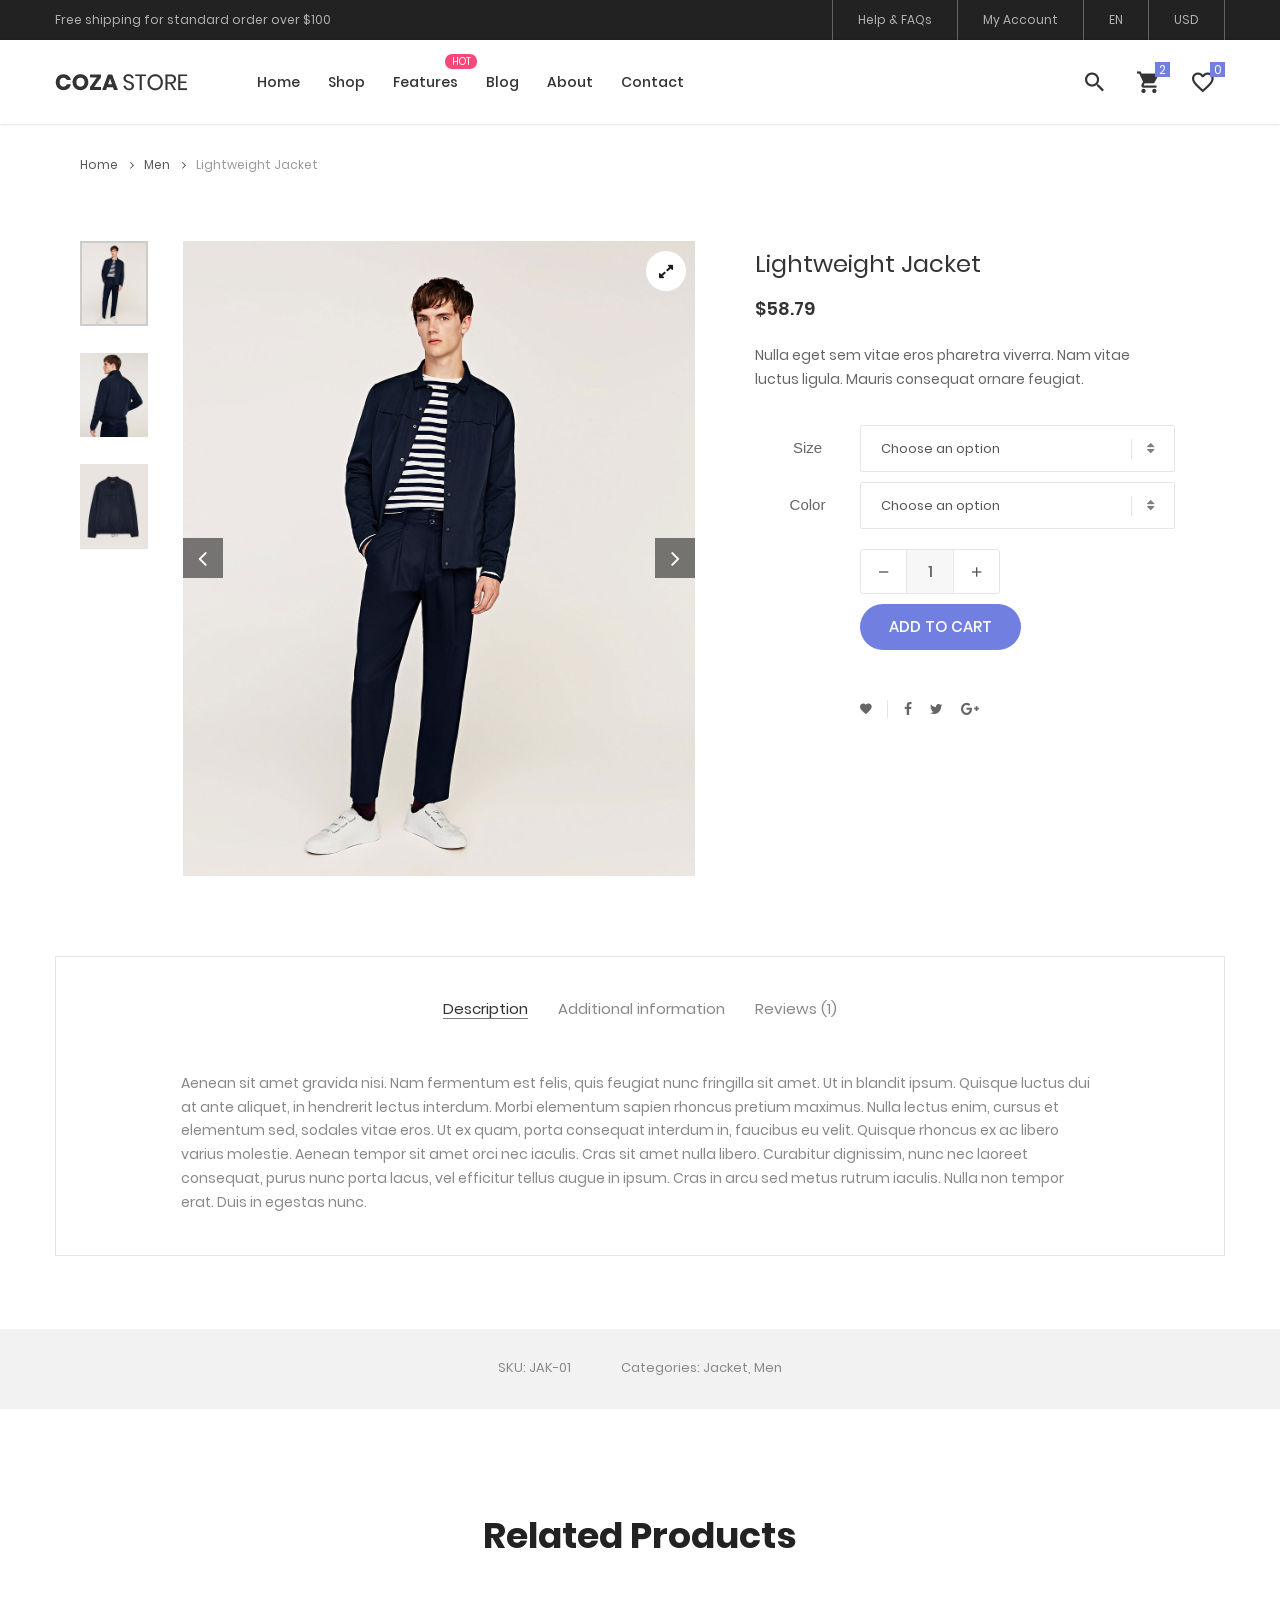
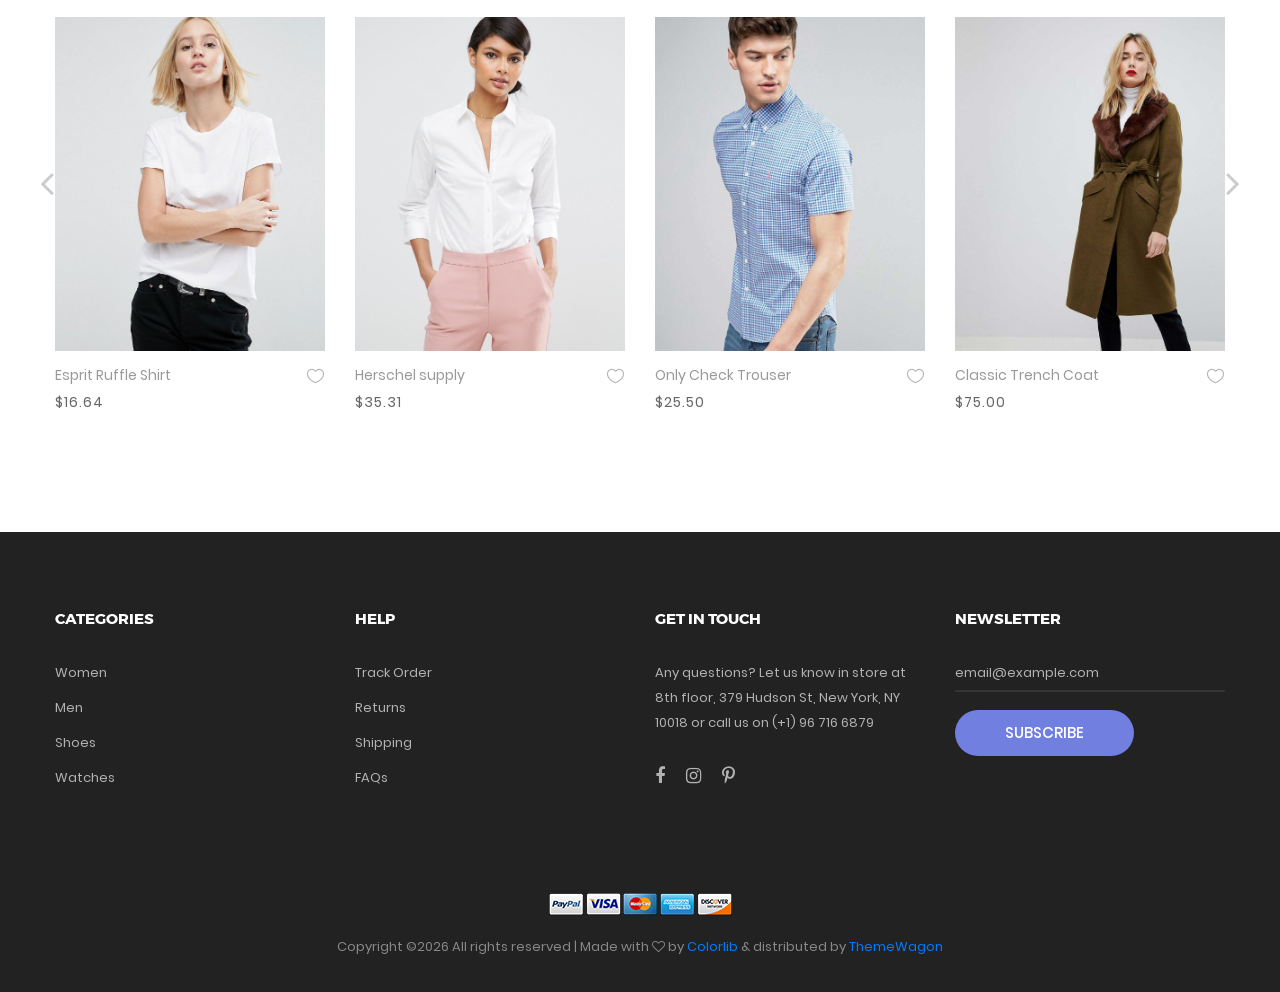
<file: cozastore-master/product-detail.html>
<!DOCTYPE html>
<html lang="en">
<head>
	<title>Product Detail</title>
	<meta charset="UTF-8">
	<meta name="viewport" content="width=device-width, initial-scale=1">
<!--===============================================================================================-->	
	<link rel="icon" type="image/png" href="images/icons/favicon.png"/>
<!--===============================================================================================-->
	<link rel="stylesheet" type="text/css" href="vendor/bootstrap/css/bootstrap.min.css">
<!--===============================================================================================-->
	<link rel="stylesheet" type="text/css" href="fonts/font-awesome-4.7.0/css/font-awesome.min.css">
<!--===============================================================================================-->
	<link rel="stylesheet" type="text/css" href="fonts/iconic/css/material-design-iconic-font.min.css">
<!--===============================================================================================-->
	<link rel="stylesheet" type="text/css" href="fonts/linearicons-v1.0.0/icon-font.min.css">
<!--===============================================================================================-->
	<link rel="stylesheet" type="text/css" href="vendor/animate/animate.css">
<!--===============================================================================================-->	
	<link rel="stylesheet" type="text/css" href="vendor/css-hamburgers/hamburgers.min.css">
<!--===============================================================================================-->
	<link rel="stylesheet" type="text/css" href="vendor/animsition/css/animsition.min.css">
<!--===============================================================================================-->
	<link rel="stylesheet" type="text/css" href="vendor/select2/select2.min.css">
<!--===============================================================================================-->	
	<link rel="stylesheet" type="text/css" href="vendor/daterangepicker/daterangepicker.css">
<!--===============================================================================================-->
	<link rel="stylesheet" type="text/css" href="vendor/slick/slick.css">
<!--===============================================================================================-->
	<link rel="stylesheet" type="text/css" href="vendor/MagnificPopup/magnific-popup.css">
<!--===============================================================================================-->
	<link rel="stylesheet" type="text/css" href="vendor/perfect-scrollbar/perfect-scrollbar.css">
<!--===============================================================================================-->
	<link rel="stylesheet" type="text/css" href="css/util.css">
	<link rel="stylesheet" type="text/css" href="css/main.css">
<!--===============================================================================================-->
</head>
<body class="animsition">
	
	<!-- Header -->
	<header class="header-v4">
		<!-- Header desktop -->
		<div class="container-menu-desktop">
			<!-- Topbar -->
			<div class="top-bar">
				<div class="content-topbar flex-sb-m h-full container">
					<div class="left-top-bar">
						Free shipping for standard order over $100
					</div>

					<div class="right-top-bar flex-w h-full">
						<a href="#" class="flex-c-m trans-04 p-lr-25">
							Help & FAQs
						</a>

						<a href="#" class="flex-c-m trans-04 p-lr-25">
							My Account
						</a>

						<a href="#" class="flex-c-m trans-04 p-lr-25">
							EN
						</a>

						<a href="#" class="flex-c-m trans-04 p-lr-25">
							USD
						</a>
					</div>
				</div>
			</div>

			<div class="wrap-menu-desktop how-shadow1">
				<nav class="limiter-menu-desktop container">
					
					<!-- Logo desktop -->		
					<a href="#" class="logo">
						<img src="images/icons/logo-01.png" alt="IMG-LOGO">
					</a>

					<!-- Menu desktop -->
					<div class="menu-desktop">
						<ul class="main-menu">
							<li>
								<a href="index.html">Home</a>
								<ul class="sub-menu">
									<li><a href="index.html">Homepage 1</a></li>
									<li><a href="home-02.html">Homepage 2</a></li>
									<li><a href="home-03.html">Homepage 3</a></li>
								</ul>
							</li>

							<li>
								<a href="product.html">Shop</a>
							</li>

							<li class="label1" data-label1="hot">
								<a href="shoping-cart.html">Features</a>
							</li>

							<li>
								<a href="blog.html">Blog</a>
							</li>

							<li>
								<a href="about.html">About</a>
							</li>

							<li>
								<a href="contact.html">Contact</a>
							</li>
						</ul>
					</div>	

					<!-- Icon header -->
					<div class="wrap-icon-header flex-w flex-r-m">
						<div class="icon-header-item cl2 hov-cl1 trans-04 p-l-22 p-r-11 js-show-modal-search">
							<i class="zmdi zmdi-search"></i>
						</div>

						<div class="icon-header-item cl2 hov-cl1 trans-04 p-l-22 p-r-11 icon-header-noti js-show-cart" data-notify="2">
							<i class="zmdi zmdi-shopping-cart"></i>
						</div>

						<a href="#" class="icon-header-item cl2 hov-cl1 trans-04 p-l-22 p-r-11 icon-header-noti" data-notify="0">
							<i class="zmdi zmdi-favorite-outline"></i>
						</a>
					</div>
				</nav>
			</div>	
		</div>

		<!-- Header Mobile -->
		<div class="wrap-header-mobile">
			<!-- Logo moblie -->		
			<div class="logo-mobile">
				<a href="index.html"><img src="images/icons/logo-01.png" alt="IMG-LOGO"></a>
			</div>

			<!-- Icon header -->
			<div class="wrap-icon-header flex-w flex-r-m m-r-15">
				<div class="icon-header-item cl2 hov-cl1 trans-04 p-r-11 js-show-modal-search">
					<i class="zmdi zmdi-search"></i>
				</div>

				<div class="icon-header-item cl2 hov-cl1 trans-04 p-r-11 p-l-10 icon-header-noti js-show-cart" data-notify="2">
					<i class="zmdi zmdi-shopping-cart"></i>
				</div>

				<a href="#" class="dis-block icon-header-item cl2 hov-cl1 trans-04 p-r-11 p-l-10 icon-header-noti" data-notify="0">
					<i class="zmdi zmdi-favorite-outline"></i>
				</a>
			</div>

			<!-- Button show menu -->
			<div class="btn-show-menu-mobile hamburger hamburger--squeeze">
				<span class="hamburger-box">
					<span class="hamburger-inner"></span>
				</span>
			</div>
		</div>


		<!-- Menu Mobile -->
		<div class="menu-mobile">
			<ul class="topbar-mobile">
				<li>
					<div class="left-top-bar">
						Free shipping for standard order over $100
					</div>
				</li>

				<li>
					<div class="right-top-bar flex-w h-full">
						<a href="#" class="flex-c-m p-lr-10 trans-04">
							Help & FAQs
						</a>

						<a href="#" class="flex-c-m p-lr-10 trans-04">
							My Account
						</a>

						<a href="#" class="flex-c-m p-lr-10 trans-04">
							EN
						</a>

						<a href="#" class="flex-c-m p-lr-10 trans-04">
							USD
						</a>
					</div>
				</li>
			</ul>

			<ul class="main-menu-m">
				<li>
					<a href="index.html">Home</a>
					<ul class="sub-menu-m">
						<li><a href="index.html">Homepage 1</a></li>
						<li><a href="home-02.html">Homepage 2</a></li>
						<li><a href="home-03.html">Homepage 3</a></li>
					</ul>
					<span class="arrow-main-menu-m">
						<i class="fa fa-angle-right" aria-hidden="true"></i>
					</span>
				</li>

				<li>
					<a href="product.html">Shop</a>
				</li>

				<li>
					<a href="shoping-cart.html" class="label1 rs1" data-label1="hot">Features</a>
				</li>

				<li>
					<a href="blog.html">Blog</a>
				</li>

				<li>
					<a href="about.html">About</a>
				</li>

				<li>
					<a href="contact.html">Contact</a>
				</li>
			</ul>
		</div>

		<!-- Modal Search -->
		<div class="modal-search-header flex-c-m trans-04 js-hide-modal-search">
			<div class="container-search-header">
				<button class="flex-c-m btn-hide-modal-search trans-04 js-hide-modal-search">
					<img src="images/icons/icon-close2.png" alt="CLOSE">
				</button>

				<form class="wrap-search-header flex-w p-l-15">
					<button class="flex-c-m trans-04">
						<i class="zmdi zmdi-search"></i>
					</button>
					<input class="plh3" type="text" name="search" placeholder="Search...">
				</form>
			</div>
		</div>
	</header>

	<!-- Cart -->
	<div class="wrap-header-cart js-panel-cart">
		<div class="s-full js-hide-cart"></div>

		<div class="header-cart flex-col-l p-l-65 p-r-25">
			<div class="header-cart-title flex-w flex-sb-m p-b-8">
				<span class="mtext-103 cl2">
					Your Cart
				</span>

				<div class="fs-35 lh-10 cl2 p-lr-5 pointer hov-cl1 trans-04 js-hide-cart">
					<i class="zmdi zmdi-close"></i>
				</div>
			</div>
			
			<div class="header-cart-content flex-w js-pscroll">
				<ul class="header-cart-wrapitem w-full">
					<li class="header-cart-item flex-w flex-t m-b-12">
						<div class="header-cart-item-img">
							<img src="images/item-cart-01.jpg" alt="IMG">
						</div>

						<div class="header-cart-item-txt p-t-8">
							<a href="#" class="header-cart-item-name m-b-18 hov-cl1 trans-04">
								White Shirt Pleat
							</a>

							<span class="header-cart-item-info">
								1 x $19.00
							</span>
						</div>
					</li>

					<li class="header-cart-item flex-w flex-t m-b-12">
						<div class="header-cart-item-img">
							<img src="images/item-cart-02.jpg" alt="IMG">
						</div>

						<div class="header-cart-item-txt p-t-8">
							<a href="#" class="header-cart-item-name m-b-18 hov-cl1 trans-04">
								Converse All Star
							</a>

							<span class="header-cart-item-info">
								1 x $39.00
							</span>
						</div>
					</li>

					<li class="header-cart-item flex-w flex-t m-b-12">
						<div class="header-cart-item-img">
							<img src="images/item-cart-03.jpg" alt="IMG">
						</div>

						<div class="header-cart-item-txt p-t-8">
							<a href="#" class="header-cart-item-name m-b-18 hov-cl1 trans-04">
								Nixon Porter Leather
							</a>

							<span class="header-cart-item-info">
								1 x $17.00
							</span>
						</div>
					</li>
				</ul>
				
				<div class="w-full">
					<div class="header-cart-total w-full p-tb-40">
						Total: $75.00
					</div>

					<div class="header-cart-buttons flex-w w-full">
						<a href="shoping-cart.html" class="flex-c-m stext-101 cl0 size-107 bg3 bor2 hov-btn3 p-lr-15 trans-04 m-r-8 m-b-10">
							View Cart
						</a>

						<a href="shoping-cart.html" class="flex-c-m stext-101 cl0 size-107 bg3 bor2 hov-btn3 p-lr-15 trans-04 m-b-10">
							Check Out
						</a>
					</div>
				</div>
			</div>
		</div>
	</div>


	<!-- breadcrumb -->
	<div class="container">
		<div class="bread-crumb flex-w p-l-25 p-r-15 p-t-30 p-lr-0-lg">
			<a href="index.html" class="stext-109 cl8 hov-cl1 trans-04">
				Home
				<i class="fa fa-angle-right m-l-9 m-r-10" aria-hidden="true"></i>
			</a>

			<a href="product.html" class="stext-109 cl8 hov-cl1 trans-04">
				Men
				<i class="fa fa-angle-right m-l-9 m-r-10" aria-hidden="true"></i>
			</a>

			<span class="stext-109 cl4">
				Lightweight Jacket
			</span>
		</div>
	</div>
		

	<!-- Product Detail -->
	<section class="sec-product-detail bg0 p-t-65 p-b-60">
		<div class="container">
			<div class="row">
				<div class="col-md-6 col-lg-7 p-b-30">
					<div class="p-l-25 p-r-30 p-lr-0-lg">
						<div class="wrap-slick3 flex-sb flex-w">
							<div class="wrap-slick3-dots"></div>
							<div class="wrap-slick3-arrows flex-sb-m flex-w"></div>

							<div class="slick3 gallery-lb">
								<div class="item-slick3" data-thumb="images/product-detail-01.jpg">
									<div class="wrap-pic-w pos-relative">
										<img src="images/product-detail-01.jpg" alt="IMG-PRODUCT">

										<a class="flex-c-m size-108 how-pos1 bor0 fs-16 cl10 bg0 hov-btn3 trans-04" href="images/product-detail-01.jpg">
											<i class="fa fa-expand"></i>
										</a>
									</div>
								</div>

								<div class="item-slick3" data-thumb="images/product-detail-02.jpg">
									<div class="wrap-pic-w pos-relative">
										<img src="images/product-detail-02.jpg" alt="IMG-PRODUCT">

										<a class="flex-c-m size-108 how-pos1 bor0 fs-16 cl10 bg0 hov-btn3 trans-04" href="images/product-detail-02.jpg">
											<i class="fa fa-expand"></i>
										</a>
									</div>
								</div>

								<div class="item-slick3" data-thumb="images/product-detail-03.jpg">
									<div class="wrap-pic-w pos-relative">
										<img src="images/product-detail-03.jpg" alt="IMG-PRODUCT">

										<a class="flex-c-m size-108 how-pos1 bor0 fs-16 cl10 bg0 hov-btn3 trans-04" href="images/product-detail-03.jpg">
											<i class="fa fa-expand"></i>
										</a>
									</div>
								</div>
							</div>
						</div>
					</div>
				</div>
					
				<div class="col-md-6 col-lg-5 p-b-30">
					<div class="p-r-50 p-t-5 p-lr-0-lg">
						<h4 class="mtext-105 cl2 js-name-detail p-b-14">
							Lightweight Jacket
						</h4>

						<span class="mtext-106 cl2">
							$58.79
						</span>

						<p class="stext-102 cl3 p-t-23">
							Nulla eget sem vitae eros pharetra viverra. Nam vitae luctus ligula. Mauris consequat ornare feugiat.
						</p>
						
						<!--  -->
						<div class="p-t-33">
							<div class="flex-w flex-r-m p-b-10">
								<div class="size-203 flex-c-m respon6">
									Size
								</div>

								<div class="size-204 respon6-next">
									<div class="rs1-select2 bor8 bg0">
										<select class="js-select2" name="time">
											<option>Choose an option</option>
											<option>Size S</option>
											<option>Size M</option>
											<option>Size L</option>
											<option>Size XL</option>
										</select>
										<div class="dropDownSelect2"></div>
									</div>
								</div>
							</div>

							<div class="flex-w flex-r-m p-b-10">
								<div class="size-203 flex-c-m respon6">
									Color
								</div>

								<div class="size-204 respon6-next">
									<div class="rs1-select2 bor8 bg0">
										<select class="js-select2" name="time">
											<option>Choose an option</option>
											<option>Red</option>
											<option>Blue</option>
											<option>White</option>
											<option>Grey</option>
										</select>
										<div class="dropDownSelect2"></div>
									</div>
								</div>
							</div>

							<div class="flex-w flex-r-m p-b-10">
								<div class="size-204 flex-w flex-m respon6-next">
									<div class="wrap-num-product flex-w m-r-20 m-tb-10">
										<div class="btn-num-product-down cl8 hov-btn3 trans-04 flex-c-m">
											<i class="fs-16 zmdi zmdi-minus"></i>
										</div>

										<input class="mtext-104 cl3 txt-center num-product" type="number" name="num-product" value="1">

										<div class="btn-num-product-up cl8 hov-btn3 trans-04 flex-c-m">
											<i class="fs-16 zmdi zmdi-plus"></i>
										</div>
									</div>

									<button class="flex-c-m stext-101 cl0 size-101 bg1 bor1 hov-btn1 p-lr-15 trans-04 js-addcart-detail">
										Add to cart
									</button>
								</div>
							</div>	
						</div>

						<!--  -->
						<div class="flex-w flex-m p-l-100 p-t-40 respon7">
							<div class="flex-m bor9 p-r-10 m-r-11">
								<a href="#" class="fs-14 cl3 hov-cl1 trans-04 lh-10 p-lr-5 p-tb-2 js-addwish-detail tooltip100" data-tooltip="Add to Wishlist">
									<i class="zmdi zmdi-favorite"></i>
								</a>
							</div>

							<a href="#" class="fs-14 cl3 hov-cl1 trans-04 lh-10 p-lr-5 p-tb-2 m-r-8 tooltip100" data-tooltip="Facebook">
								<i class="fa fa-facebook"></i>
							</a>

							<a href="#" class="fs-14 cl3 hov-cl1 trans-04 lh-10 p-lr-5 p-tb-2 m-r-8 tooltip100" data-tooltip="Twitter">
								<i class="fa fa-twitter"></i>
							</a>

							<a href="#" class="fs-14 cl3 hov-cl1 trans-04 lh-10 p-lr-5 p-tb-2 m-r-8 tooltip100" data-tooltip="Google Plus">
								<i class="fa fa-google-plus"></i>
							</a>
						</div>
					</div>
				</div>
			</div>

			<div class="bor10 m-t-50 p-t-43 p-b-40">
				<!-- Tab01 -->
				<div class="tab01">
					<!-- Nav tabs -->
					<ul class="nav nav-tabs" role="tablist">
						<li class="nav-item p-b-10">
							<a class="nav-link active" data-toggle="tab" href="#description" role="tab">Description</a>
						</li>

						<li class="nav-item p-b-10">
							<a class="nav-link" data-toggle="tab" href="#information" role="tab">Additional information</a>
						</li>

						<li class="nav-item p-b-10">
							<a class="nav-link" data-toggle="tab" href="#reviews" role="tab">Reviews (1)</a>
						</li>
					</ul>

					<!-- Tab panes -->
					<div class="tab-content p-t-43">
						<!-- - -->
						<div class="tab-pane fade show active" id="description" role="tabpanel">
							<div class="how-pos2 p-lr-15-md">
								<p class="stext-102 cl6">
									Aenean sit amet gravida nisi. Nam fermentum est felis, quis feugiat nunc fringilla sit amet. Ut in blandit ipsum. Quisque luctus dui at ante aliquet, in hendrerit lectus interdum. Morbi elementum sapien rhoncus pretium maximus. Nulla lectus enim, cursus et elementum sed, sodales vitae eros. Ut ex quam, porta consequat interdum in, faucibus eu velit. Quisque rhoncus ex ac libero varius molestie. Aenean tempor sit amet orci nec iaculis. Cras sit amet nulla libero. Curabitur dignissim, nunc nec laoreet consequat, purus nunc porta lacus, vel efficitur tellus augue in ipsum. Cras in arcu sed metus rutrum iaculis. Nulla non tempor erat. Duis in egestas nunc.
								</p>
							</div>
						</div>

						<!-- - -->
						<div class="tab-pane fade" id="information" role="tabpanel">
							<div class="row">
								<div class="col-sm-10 col-md-8 col-lg-6 m-lr-auto">
									<ul class="p-lr-28 p-lr-15-sm">
										<li class="flex-w flex-t p-b-7">
											<span class="stext-102 cl3 size-205">
												Weight
											</span>

											<span class="stext-102 cl6 size-206">
												0.79 kg
											</span>
										</li>

										<li class="flex-w flex-t p-b-7">
											<span class="stext-102 cl3 size-205">
												Dimensions
											</span>

											<span class="stext-102 cl6 size-206">
												110 x 33 x 100 cm
											</span>
										</li>

										<li class="flex-w flex-t p-b-7">
											<span class="stext-102 cl3 size-205">
												Materials
											</span>

											<span class="stext-102 cl6 size-206">
												60% cotton
											</span>
										</li>

										<li class="flex-w flex-t p-b-7">
											<span class="stext-102 cl3 size-205">
												Color
											</span>

											<span class="stext-102 cl6 size-206">
												Black, Blue, Grey, Green, Red, White
											</span>
										</li>

										<li class="flex-w flex-t p-b-7">
											<span class="stext-102 cl3 size-205">
												Size
											</span>

											<span class="stext-102 cl6 size-206">
												XL, L, M, S
											</span>
										</li>
									</ul>
								</div>
							</div>
						</div>

						<!-- - -->
						<div class="tab-pane fade" id="reviews" role="tabpanel">
							<div class="row">
								<div class="col-sm-10 col-md-8 col-lg-6 m-lr-auto">
									<div class="p-b-30 m-lr-15-sm">
										<!-- Review -->
										<div class="flex-w flex-t p-b-68">
											<div class="wrap-pic-s size-109 bor0 of-hidden m-r-18 m-t-6">
												<img src="images/avatar-01.jpg" alt="AVATAR">
											</div>

											<div class="size-207">
												<div class="flex-w flex-sb-m p-b-17">
													<span class="mtext-107 cl2 p-r-20">
														Ariana Grande
													</span>

													<span class="fs-18 cl11">
														<i class="zmdi zmdi-star"></i>
														<i class="zmdi zmdi-star"></i>
														<i class="zmdi zmdi-star"></i>
														<i class="zmdi zmdi-star"></i>
														<i class="zmdi zmdi-star-half"></i>
													</span>
												</div>

												<p class="stext-102 cl6">
													Quod autem in homine praestantissimum atque optimum est, id deseruit. Apud ceteros autem philosophos
												</p>
											</div>
										</div>
										
										<!-- Add review -->
										<form class="w-full">
											<h5 class="mtext-108 cl2 p-b-7">
												Add a review
											</h5>

											<p class="stext-102 cl6">
												Your email address will not be published. Required fields are marked *
											</p>

											<div class="flex-w flex-m p-t-50 p-b-23">
												<span class="stext-102 cl3 m-r-16">
													Your Rating
												</span>

												<span class="wrap-rating fs-18 cl11 pointer">
													<i class="item-rating pointer zmdi zmdi-star-outline"></i>
													<i class="item-rating pointer zmdi zmdi-star-outline"></i>
													<i class="item-rating pointer zmdi zmdi-star-outline"></i>
													<i class="item-rating pointer zmdi zmdi-star-outline"></i>
													<i class="item-rating pointer zmdi zmdi-star-outline"></i>
													<input class="dis-none" type="number" name="rating">
												</span>
											</div>

											<div class="row p-b-25">
												<div class="col-12 p-b-5">
													<label class="stext-102 cl3" for="review">Your review</label>
													<textarea class="size-110 bor8 stext-102 cl2 p-lr-20 p-tb-10" id="review" name="review"></textarea>
												</div>

												<div class="col-sm-6 p-b-5">
													<label class="stext-102 cl3" for="name">Name</label>
													<input class="size-111 bor8 stext-102 cl2 p-lr-20" id="name" type="text" name="name">
												</div>

												<div class="col-sm-6 p-b-5">
													<label class="stext-102 cl3" for="email">Email</label>
													<input class="size-111 bor8 stext-102 cl2 p-lr-20" id="email" type="text" name="email">
												</div>
											</div>

											<button class="flex-c-m stext-101 cl0 size-112 bg7 bor11 hov-btn3 p-lr-15 trans-04 m-b-10">
												Submit
											</button>
										</form>
									</div>
								</div>
							</div>
						</div>
					</div>
				</div>
			</div>
		</div>

		<div class="bg6 flex-c-m flex-w size-302 m-t-73 p-tb-15">
			<span class="stext-107 cl6 p-lr-25">
				SKU: JAK-01
			</span>

			<span class="stext-107 cl6 p-lr-25">
				Categories: Jacket, Men
			</span>
		</div>
	</section>


	<!-- Related Products -->
	<section class="sec-relate-product bg0 p-t-45 p-b-105">
		<div class="container">
			<div class="p-b-45">
				<h3 class="ltext-106 cl5 txt-center">
					Related Products
				</h3>
			</div>

			<!-- Slide2 -->
			<div class="wrap-slick2">
				<div class="slick2">
					<div class="item-slick2 p-l-15 p-r-15 p-t-15 p-b-15">
						<!-- Block2 -->
						<div class="block2">
							<div class="block2-pic hov-img0">
								<img src="images/product-01.jpg" alt="IMG-PRODUCT">

								<a href="#" class="block2-btn flex-c-m stext-103 cl2 size-102 bg0 bor2 hov-btn1 p-lr-15 trans-04 js-show-modal1">
									Quick View
								</a>
							</div>

							<div class="block2-txt flex-w flex-t p-t-14">
								<div class="block2-txt-child1 flex-col-l ">
									<a href="product-detail.html" class="stext-104 cl4 hov-cl1 trans-04 js-name-b2 p-b-6">
										Esprit Ruffle Shirt
									</a>

									<span class="stext-105 cl3">
										$16.64
									</span>
								</div>

								<div class="block2-txt-child2 flex-r p-t-3">
									<a href="#" class="btn-addwish-b2 dis-block pos-relative js-addwish-b2">
										<img class="icon-heart1 dis-block trans-04" src="images/icons/icon-heart-01.png" alt="ICON">
										<img class="icon-heart2 dis-block trans-04 ab-t-l" src="images/icons/icon-heart-02.png" alt="ICON">
									</a>
								</div>
							</div>
						</div>
					</div>

					<div class="item-slick2 p-l-15 p-r-15 p-t-15 p-b-15">
						<!-- Block2 -->
						<div class="block2">
							<div class="block2-pic hov-img0">
								<img src="images/product-02.jpg" alt="IMG-PRODUCT">

								<a href="#" class="block2-btn flex-c-m stext-103 cl2 size-102 bg0 bor2 hov-btn1 p-lr-15 trans-04 js-show-modal1">
									Quick View
								</a>
							</div>

							<div class="block2-txt flex-w flex-t p-t-14">
								<div class="block2-txt-child1 flex-col-l ">
									<a href="product-detail.html" class="stext-104 cl4 hov-cl1 trans-04 js-name-b2 p-b-6">
										Herschel supply
									</a>

									<span class="stext-105 cl3">
										$35.31
									</span>
								</div>

								<div class="block2-txt-child2 flex-r p-t-3">
									<a href="#" class="btn-addwish-b2 dis-block pos-relative js-addwish-b2">
										<img class="icon-heart1 dis-block trans-04" src="images/icons/icon-heart-01.png" alt="ICON">
										<img class="icon-heart2 dis-block trans-04 ab-t-l" src="images/icons/icon-heart-02.png" alt="ICON">
									</a>
								</div>
							</div>
						</div>
					</div>

					<div class="item-slick2 p-l-15 p-r-15 p-t-15 p-b-15">
						<!-- Block2 -->
						<div class="block2">
							<div class="block2-pic hov-img0">
								<img src="images/product-03.jpg" alt="IMG-PRODUCT">

								<a href="#" class="block2-btn flex-c-m stext-103 cl2 size-102 bg0 bor2 hov-btn1 p-lr-15 trans-04 js-show-modal1">
									Quick View
								</a>
							</div>

							<div class="block2-txt flex-w flex-t p-t-14">
								<div class="block2-txt-child1 flex-col-l ">
									<a href="product-detail.html" class="stext-104 cl4 hov-cl1 trans-04 js-name-b2 p-b-6">
										Only Check Trouser
									</a>

									<span class="stext-105 cl3">
										$25.50
									</span>
								</div>

								<div class="block2-txt-child2 flex-r p-t-3">
									<a href="#" class="btn-addwish-b2 dis-block pos-relative js-addwish-b2">
										<img class="icon-heart1 dis-block trans-04" src="images/icons/icon-heart-01.png" alt="ICON">
										<img class="icon-heart2 dis-block trans-04 ab-t-l" src="images/icons/icon-heart-02.png" alt="ICON">
									</a>
								</div>
							</div>
						</div>
					</div>

					<div class="item-slick2 p-l-15 p-r-15 p-t-15 p-b-15">
						<!-- Block2 -->
						<div class="block2">
							<div class="block2-pic hov-img0">
								<img src="images/product-04.jpg" alt="IMG-PRODUCT">

								<a href="#" class="block2-btn flex-c-m stext-103 cl2 size-102 bg0 bor2 hov-btn1 p-lr-15 trans-04 js-show-modal1">
									Quick View
								</a>
							</div>

							<div class="block2-txt flex-w flex-t p-t-14">
								<div class="block2-txt-child1 flex-col-l ">
									<a href="product-detail.html" class="stext-104 cl4 hov-cl1 trans-04 js-name-b2 p-b-6">
										Classic Trench Coat
									</a>

									<span class="stext-105 cl3">
										$75.00
									</span>
								</div>

								<div class="block2-txt-child2 flex-r p-t-3">
									<a href="#" class="btn-addwish-b2 dis-block pos-relative js-addwish-b2">
										<img class="icon-heart1 dis-block trans-04" src="images/icons/icon-heart-01.png" alt="ICON">
										<img class="icon-heart2 dis-block trans-04 ab-t-l" src="images/icons/icon-heart-02.png" alt="ICON">
									</a>
								</div>
							</div>
						</div>
					</div>

					<div class="item-slick2 p-l-15 p-r-15 p-t-15 p-b-15">
						<!-- Block2 -->
						<div class="block2">
							<div class="block2-pic hov-img0">
								<img src="images/product-05.jpg" alt="IMG-PRODUCT">

								<a href="#" class="block2-btn flex-c-m stext-103 cl2 size-102 bg0 bor2 hov-btn1 p-lr-15 trans-04 js-show-modal1">
									Quick View
								</a>
							</div>

							<div class="block2-txt flex-w flex-t p-t-14">
								<div class="block2-txt-child1 flex-col-l ">
									<a href="product-detail.html" class="stext-104 cl4 hov-cl1 trans-04 js-name-b2 p-b-6">
										Front Pocket Jumper
									</a>

									<span class="stext-105 cl3">
										$34.75
									</span>
								</div>

								<div class="block2-txt-child2 flex-r p-t-3">
									<a href="#" class="btn-addwish-b2 dis-block pos-relative js-addwish-b2">
										<img class="icon-heart1 dis-block trans-04" src="images/icons/icon-heart-01.png" alt="ICON">
										<img class="icon-heart2 dis-block trans-04 ab-t-l" src="images/icons/icon-heart-02.png" alt="ICON">
									</a>
								</div>
							</div>
						</div>
					</div>

					<div class="item-slick2 p-l-15 p-r-15 p-t-15 p-b-15">
						<!-- Block2 -->
						<div class="block2">
							<div class="block2-pic hov-img0">
								<img src="images/product-06.jpg" alt="IMG-PRODUCT">

								<a href="#" class="block2-btn flex-c-m stext-103 cl2 size-102 bg0 bor2 hov-btn1 p-lr-15 trans-04 js-show-modal1">
									Quick View
								</a>
							</div>

							<div class="block2-txt flex-w flex-t p-t-14">
								<div class="block2-txt-child1 flex-col-l ">
									<a href="product-detail.html" class="stext-104 cl4 hov-cl1 trans-04 js-name-b2 p-b-6">
										Vintage Inspired Classic 
									</a>

									<span class="stext-105 cl3">
										$93.20
									</span>
								</div>

								<div class="block2-txt-child2 flex-r p-t-3">
									<a href="#" class="btn-addwish-b2 dis-block pos-relative js-addwish-b2">
										<img class="icon-heart1 dis-block trans-04" src="images/icons/icon-heart-01.png" alt="ICON">
										<img class="icon-heart2 dis-block trans-04 ab-t-l" src="images/icons/icon-heart-02.png" alt="ICON">
									</a>
								</div>
							</div>
						</div>
					</div>

					<div class="item-slick2 p-l-15 p-r-15 p-t-15 p-b-15">
						<!-- Block2 -->
						<div class="block2">
							<div class="block2-pic hov-img0">
								<img src="images/product-07.jpg" alt="IMG-PRODUCT">

								<a href="#" class="block2-btn flex-c-m stext-103 cl2 size-102 bg0 bor2 hov-btn1 p-lr-15 trans-04 js-show-modal1">
									Quick View
								</a>
							</div>

							<div class="block2-txt flex-w flex-t p-t-14">
								<div class="block2-txt-child1 flex-col-l ">
									<a href="product-detail.html" class="stext-104 cl4 hov-cl1 trans-04 js-name-b2 p-b-6">
										Shirt in Stretch Cotton
									</a>

									<span class="stext-105 cl3">
										$52.66
									</span>
								</div>

								<div class="block2-txt-child2 flex-r p-t-3">
									<a href="#" class="btn-addwish-b2 dis-block pos-relative js-addwish-b2">
										<img class="icon-heart1 dis-block trans-04" src="images/icons/icon-heart-01.png" alt="ICON">
										<img class="icon-heart2 dis-block trans-04 ab-t-l" src="images/icons/icon-heart-02.png" alt="ICON">
									</a>
								</div>
							</div>
						</div>
					</div>

					<div class="item-slick2 p-l-15 p-r-15 p-t-15 p-b-15">
						<!-- Block2 -->
						<div class="block2">
							<div class="block2-pic hov-img0">
								<img src="images/product-08.jpg" alt="IMG-PRODUCT">

								<a href="#" class="block2-btn flex-c-m stext-103 cl2 size-102 bg0 bor2 hov-btn1 p-lr-15 trans-04 js-show-modal1">
									Quick View
								</a>
							</div>

							<div class="block2-txt flex-w flex-t p-t-14">
								<div class="block2-txt-child1 flex-col-l ">
									<a href="product-detail.html" class="stext-104 cl4 hov-cl1 trans-04 js-name-b2 p-b-6">
										Pieces Metallic Printed
									</a>

									<span class="stext-105 cl3">
										$18.96
									</span>
								</div>

								<div class="block2-txt-child2 flex-r p-t-3">
									<a href="#" class="btn-addwish-b2 dis-block pos-relative js-addwish-b2">
										<img class="icon-heart1 dis-block trans-04" src="images/icons/icon-heart-01.png" alt="ICON">
										<img class="icon-heart2 dis-block trans-04 ab-t-l" src="images/icons/icon-heart-02.png" alt="ICON">
									</a>
								</div>
							</div>
						</div>
					</div>
				</div>
			</div>
		</div>
	</section>
		

	<!-- Footer -->
	<footer class="bg3 p-t-75 p-b-32">
		<div class="container">
			<div class="row">
				<div class="col-sm-6 col-lg-3 p-b-50">
					<h4 class="stext-301 cl0 p-b-30">
						Categories
					</h4>

					<ul>
						<li class="p-b-10">
							<a href="#" class="stext-107 cl7 hov-cl1 trans-04">
								Women
							</a>
						</li>

						<li class="p-b-10">
							<a href="#" class="stext-107 cl7 hov-cl1 trans-04">
								Men
							</a>
						</li>

						<li class="p-b-10">
							<a href="#" class="stext-107 cl7 hov-cl1 trans-04">
								Shoes
							</a>
						</li>

						<li class="p-b-10">
							<a href="#" class="stext-107 cl7 hov-cl1 trans-04">
								Watches
							</a>
						</li>
					</ul>
				</div>

				<div class="col-sm-6 col-lg-3 p-b-50">
					<h4 class="stext-301 cl0 p-b-30">
						Help
					</h4>

					<ul>
						<li class="p-b-10">
							<a href="#" class="stext-107 cl7 hov-cl1 trans-04">
								Track Order
							</a>
						</li>

						<li class="p-b-10">
							<a href="#" class="stext-107 cl7 hov-cl1 trans-04">
								Returns 
							</a>
						</li>

						<li class="p-b-10">
							<a href="#" class="stext-107 cl7 hov-cl1 trans-04">
								Shipping
							</a>
						</li>

						<li class="p-b-10">
							<a href="#" class="stext-107 cl7 hov-cl1 trans-04">
								FAQs
							</a>
						</li>
					</ul>
				</div>

				<div class="col-sm-6 col-lg-3 p-b-50">
					<h4 class="stext-301 cl0 p-b-30">
						GET IN TOUCH
					</h4>

					<p class="stext-107 cl7 size-201">
						Any questions? Let us know in store at 8th floor, 379 Hudson St, New York, NY 10018 or call us on (+1) 96 716 6879
					</p>

					<div class="p-t-27">
						<a href="#" class="fs-18 cl7 hov-cl1 trans-04 m-r-16">
							<i class="fa fa-facebook"></i>
						</a>

						<a href="#" class="fs-18 cl7 hov-cl1 trans-04 m-r-16">
							<i class="fa fa-instagram"></i>
						</a>

						<a href="#" class="fs-18 cl7 hov-cl1 trans-04 m-r-16">
							<i class="fa fa-pinterest-p"></i>
						</a>
					</div>
				</div>

				<div class="col-sm-6 col-lg-3 p-b-50">
					<h4 class="stext-301 cl0 p-b-30">
						Newsletter
					</h4>

					<form>
						<div class="wrap-input1 w-full p-b-4">
							<input class="input1 bg-none plh1 stext-107 cl7" type="text" name="email" placeholder="email@example.com">
							<div class="focus-input1 trans-04"></div>
						</div>

						<div class="p-t-18">
							<button class="flex-c-m stext-101 cl0 size-103 bg1 bor1 hov-btn2 p-lr-15 trans-04">
								Subscribe
							</button>
						</div>
					</form>
				</div>
			</div>

			<div class="p-t-40">
				<div class="flex-c-m flex-w p-b-18">
					<a href="#" class="m-all-1">
						<img src="images/icons/icon-pay-01.png" alt="ICON-PAY">
					</a>

					<a href="#" class="m-all-1">
						<img src="images/icons/icon-pay-02.png" alt="ICON-PAY">
					</a>

					<a href="#" class="m-all-1">
						<img src="images/icons/icon-pay-03.png" alt="ICON-PAY">
					</a>

					<a href="#" class="m-all-1">
						<img src="images/icons/icon-pay-04.png" alt="ICON-PAY">
					</a>

					<a href="#" class="m-all-1">
						<img src="images/icons/icon-pay-05.png" alt="ICON-PAY">
					</a>
				</div>

				<p class="stext-107 cl6 txt-center">
					<!-- Link back to Colorlib can't be removed. Template is licensed under CC BY 3.0. -->
Copyright &copy;<script>document.write(new Date().getFullYear());</script> All rights reserved | Made with <i class="fa fa-heart-o" aria-hidden="true"></i> by <a href="https://colorlib.com" target="_blank">Colorlib</a> &amp; distributed by <a href="https://themewagon.com" target="_blank">ThemeWagon</a>
<!-- Link back to Colorlib can't be removed. Template is licensed under CC BY 3.0. -->

				</p>
			</div>
		</div>
	</footer>


	<!-- Back to top -->
	<div class="btn-back-to-top" id="myBtn">
		<span class="symbol-btn-back-to-top">
			<i class="zmdi zmdi-chevron-up"></i>
		</span>
	</div>

	<!-- Modal1 -->
	<div class="wrap-modal1 js-modal1 p-t-60 p-b-20">
		<div class="overlay-modal1 js-hide-modal1"></div>

		<div class="container">
			<div class="bg0 p-t-60 p-b-30 p-lr-15-lg how-pos3-parent">
				<button class="how-pos3 hov3 trans-04 js-hide-modal1">
					<img src="images/icons/icon-close.png" alt="CLOSE">
				</button>

				<div class="row">
					<div class="col-md-6 col-lg-7 p-b-30">
						<div class="p-l-25 p-r-30 p-lr-0-lg">
							<div class="wrap-slick3 flex-sb flex-w">
								<div class="wrap-slick3-dots"></div>
								<div class="wrap-slick3-arrows flex-sb-m flex-w"></div>

								<div class="slick3 gallery-lb">
									<div class="item-slick3" data-thumb="images/product-detail-01.jpg">
										<div class="wrap-pic-w pos-relative">
											<img src="images/product-detail-01.jpg" alt="IMG-PRODUCT">

											<a class="flex-c-m size-108 how-pos1 bor0 fs-16 cl10 bg0 hov-btn3 trans-04" href="images/product-detail-01.jpg">
												<i class="fa fa-expand"></i>
											</a>
										</div>
									</div>

									<div class="item-slick3" data-thumb="images/product-detail-02.jpg">
										<div class="wrap-pic-w pos-relative">
											<img src="images/product-detail-02.jpg" alt="IMG-PRODUCT">

											<a class="flex-c-m size-108 how-pos1 bor0 fs-16 cl10 bg0 hov-btn3 trans-04" href="images/product-detail-02.jpg">
												<i class="fa fa-expand"></i>
											</a>
										</div>
									</div>

									<div class="item-slick3" data-thumb="images/product-detail-03.jpg">
										<div class="wrap-pic-w pos-relative">
											<img src="images/product-detail-03.jpg" alt="IMG-PRODUCT">

											<a class="flex-c-m size-108 how-pos1 bor0 fs-16 cl10 bg0 hov-btn3 trans-04" href="images/product-detail-03.jpg">
												<i class="fa fa-expand"></i>
											</a>
										</div>
									</div>
								</div>
							</div>
						</div>
					</div>
					
					<div class="col-md-6 col-lg-5 p-b-30">
						<div class="p-r-50 p-t-5 p-lr-0-lg">
							<h4 class="mtext-105 cl2 js-name-detail p-b-14">
								Lightweight Jacket
							</h4>

							<span class="mtext-106 cl2">
								$58.79
							</span>

							<p class="stext-102 cl3 p-t-23">
								Nulla eget sem vitae eros pharetra viverra. Nam vitae luctus ligula. Mauris consequat ornare feugiat.
							</p>
							
							<!--  -->
							<div class="p-t-33">
								<div class="flex-w flex-r-m p-b-10">
									<div class="size-203 flex-c-m respon6">
										Size
									</div>

									<div class="size-204 respon6-next">
										<div class="rs1-select2 bor8 bg0">
											<select class="js-select2" name="time">
												<option>Choose an option</option>
												<option>Size S</option>
												<option>Size M</option>
												<option>Size L</option>
												<option>Size XL</option>
											</select>
											<div class="dropDownSelect2"></div>
										</div>
									</div>
								</div>

								<div class="flex-w flex-r-m p-b-10">
									<div class="size-203 flex-c-m respon6">
										Color
									</div>

									<div class="size-204 respon6-next">
										<div class="rs1-select2 bor8 bg0">
											<select class="js-select2" name="time">
												<option>Choose an option</option>
												<option>Red</option>
												<option>Blue</option>
												<option>White</option>
												<option>Grey</option>
											</select>
											<div class="dropDownSelect2"></div>
										</div>
									</div>
								</div>

								<div class="flex-w flex-r-m p-b-10">
									<div class="size-204 flex-w flex-m respon6-next">
										<div class="wrap-num-product flex-w m-r-20 m-tb-10">
											<div class="btn-num-product-down cl8 hov-btn3 trans-04 flex-c-m">
												<i class="fs-16 zmdi zmdi-minus"></i>
											</div>

											<input class="mtext-104 cl3 txt-center num-product" type="number" name="num-product" value="1">

											<div class="btn-num-product-up cl8 hov-btn3 trans-04 flex-c-m">
												<i class="fs-16 zmdi zmdi-plus"></i>
											</div>
										</div>

										<button class="flex-c-m stext-101 cl0 size-101 bg1 bor1 hov-btn1 p-lr-15 trans-04 js-addcart-detail">
											Add to cart
										</button>
									</div>
								</div>	
							</div>

							<!--  -->
							<div class="flex-w flex-m p-l-100 p-t-40 respon7">
								<div class="flex-m bor9 p-r-10 m-r-11">
									<a href="#" class="fs-14 cl3 hov-cl1 trans-04 lh-10 p-lr-5 p-tb-2 js-addwish-detail tooltip100" data-tooltip="Add to Wishlist">
										<i class="zmdi zmdi-favorite"></i>
									</a>
								</div>

								<a href="#" class="fs-14 cl3 hov-cl1 trans-04 lh-10 p-lr-5 p-tb-2 m-r-8 tooltip100" data-tooltip="Facebook">
									<i class="fa fa-facebook"></i>
								</a>

								<a href="#" class="fs-14 cl3 hov-cl1 trans-04 lh-10 p-lr-5 p-tb-2 m-r-8 tooltip100" data-tooltip="Twitter">
									<i class="fa fa-twitter"></i>
								</a>

								<a href="#" class="fs-14 cl3 hov-cl1 trans-04 lh-10 p-lr-5 p-tb-2 m-r-8 tooltip100" data-tooltip="Google Plus">
									<i class="fa fa-google-plus"></i>
								</a>
							</div>
						</div>
					</div>
				</div>
			</div>
		</div>
	</div>

<!--===============================================================================================-->	
	<script src="vendor/jquery/jquery-3.2.1.min.js"></script>
<!--===============================================================================================-->
	<script src="vendor/animsition/js/animsition.min.js"></script>
<!--===============================================================================================-->
	<script src="vendor/bootstrap/js/popper.js"></script>
	<script src="vendor/bootstrap/js/bootstrap.min.js"></script>
<!--===============================================================================================-->
	<script src="vendor/select2/select2.min.js"></script>
	<script>
		$(".js-select2").each(function(){
			$(this).select2({
				minimumResultsForSearch: 20,
				dropdownParent: $(this).next('.dropDownSelect2')
			});
		})
	</script>
<!--===============================================================================================-->
	<script src="vendor/daterangepicker/moment.min.js"></script>
	<script src="vendor/daterangepicker/daterangepicker.js"></script>
<!--===============================================================================================-->
	<script src="vendor/slick/slick.min.js"></script>
	<script src="js/slick-custom.js"></script>
<!--===============================================================================================-->
	<script src="vendor/parallax100/parallax100.js"></script>
	<script>
        $('.parallax100').parallax100();
	</script>
<!--===============================================================================================-->
	<script src="vendor/MagnificPopup/jquery.magnific-popup.min.js"></script>
	<script>
		$('.gallery-lb').each(function() { // the containers for all your galleries
			$(this).magnificPopup({
		        delegate: 'a', // the selector for gallery item
		        type: 'image',
		        gallery: {
		        	enabled:true
		        },
		        mainClass: 'mfp-fade'
		    });
		});
	</script>
<!--===============================================================================================-->
	<script src="vendor/isotope/isotope.pkgd.min.js"></script>
<!--===============================================================================================-->
	<script src="vendor/sweetalert/sweetalert.min.js"></script>
	<script>
		$('.js-addwish-b2, .js-addwish-detail').on('click', function(e){
			e.preventDefault();
		});

		$('.js-addwish-b2').each(function(){
			var nameProduct = $(this).parent().parent().find('.js-name-b2').html();
			$(this).on('click', function(){
				swal(nameProduct, "is added to wishlist !", "success");

				$(this).addClass('js-addedwish-b2');
				$(this).off('click');
			});
		});

		$('.js-addwish-detail').each(function(){
			var nameProduct = $(this).parent().parent().parent().find('.js-name-detail').html();

			$(this).on('click', function(){
				swal(nameProduct, "is added to wishlist !", "success");

				$(this).addClass('js-addedwish-detail');
				$(this).off('click');
			});
		});

		/*---------------------------------------------*/

		$('.js-addcart-detail').each(function(){
			var nameProduct = $(this).parent().parent().parent().parent().find('.js-name-detail').html();
			$(this).on('click', function(){
				swal(nameProduct, "is added to cart !", "success");
			});
		});
	
	</script>
<!--===============================================================================================-->
	<script src="vendor/perfect-scrollbar/perfect-scrollbar.min.js"></script>
	<script>
		$('.js-pscroll').each(function(){
			$(this).css('position','relative');
			$(this).css('overflow','hidden');
			var ps = new PerfectScrollbar(this, {
				wheelSpeed: 1,
				scrollingThreshold: 1000,
				wheelPropagation: false,
			});

			$(window).on('resize', function(){
				ps.update();
			})
		});
	</script>
<!--===============================================================================================-->
	<script src="js/main.js"></script>

</body>
</html>
</file>
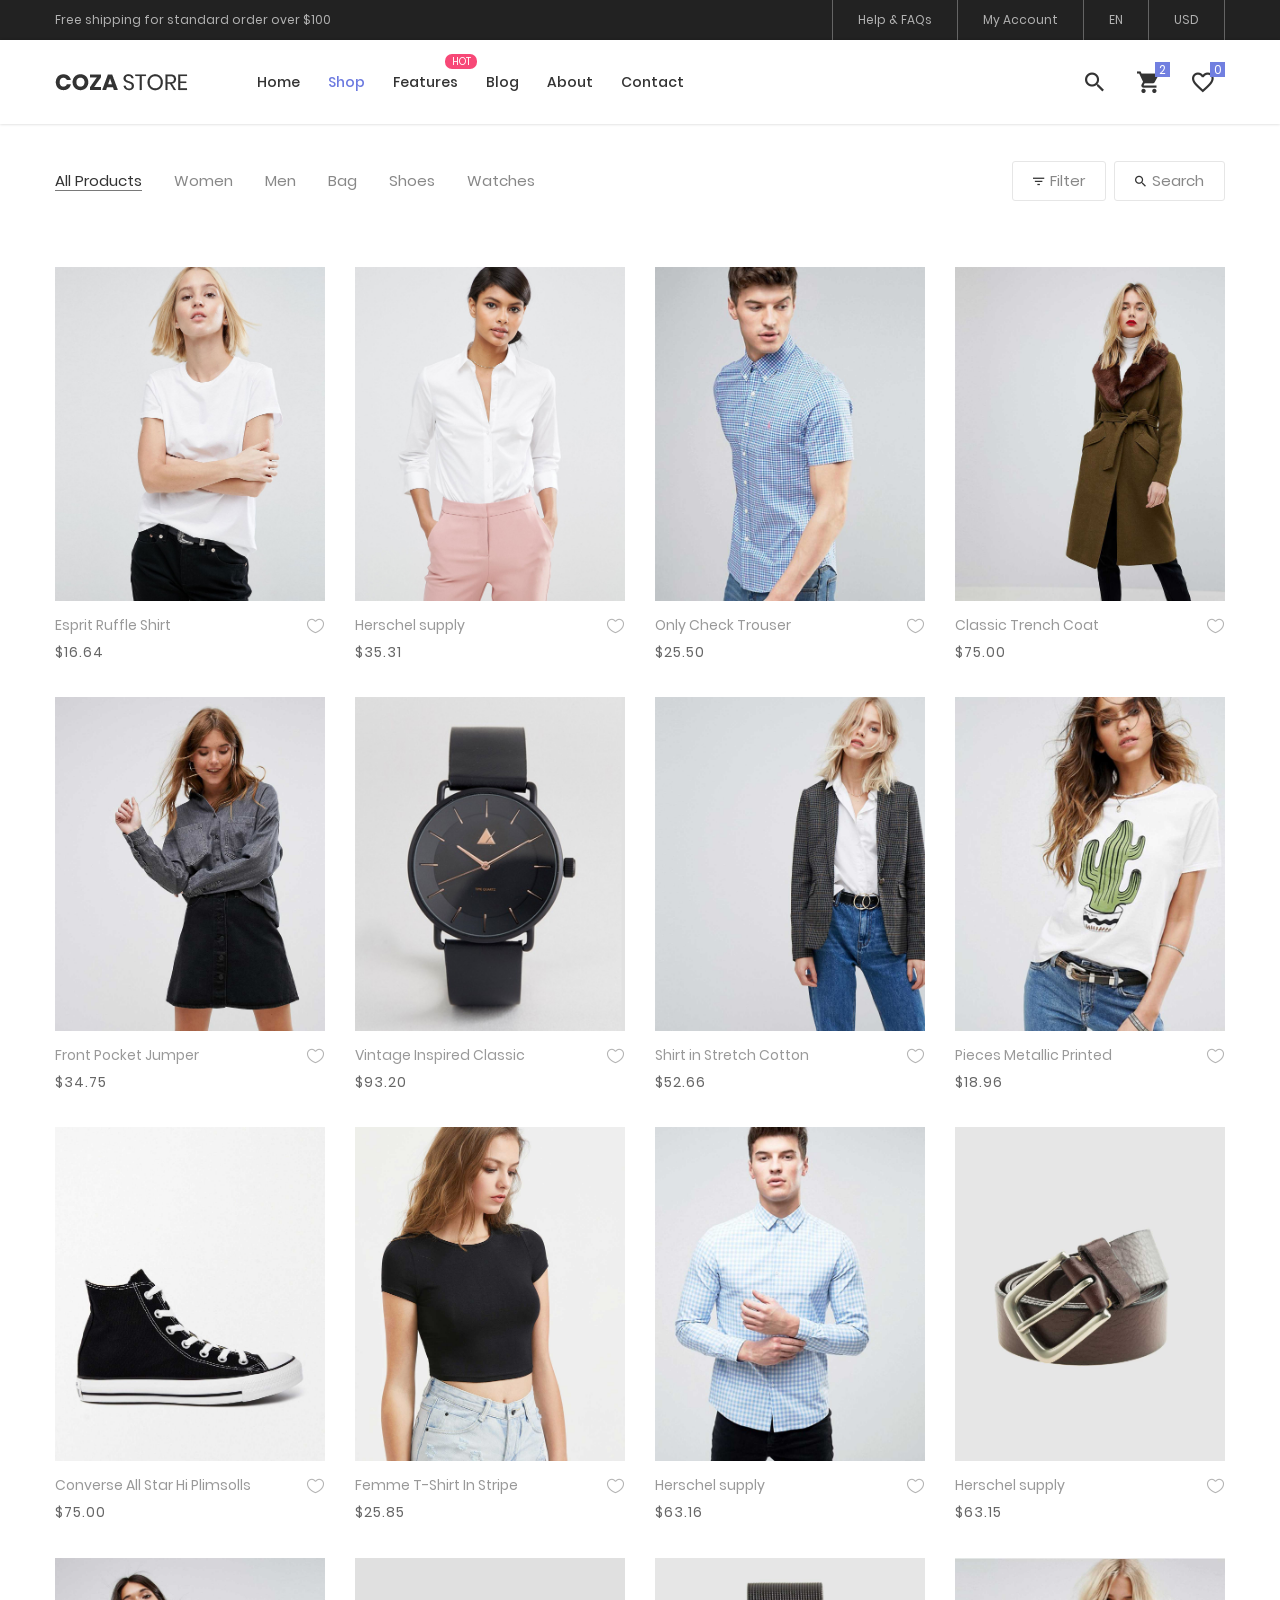
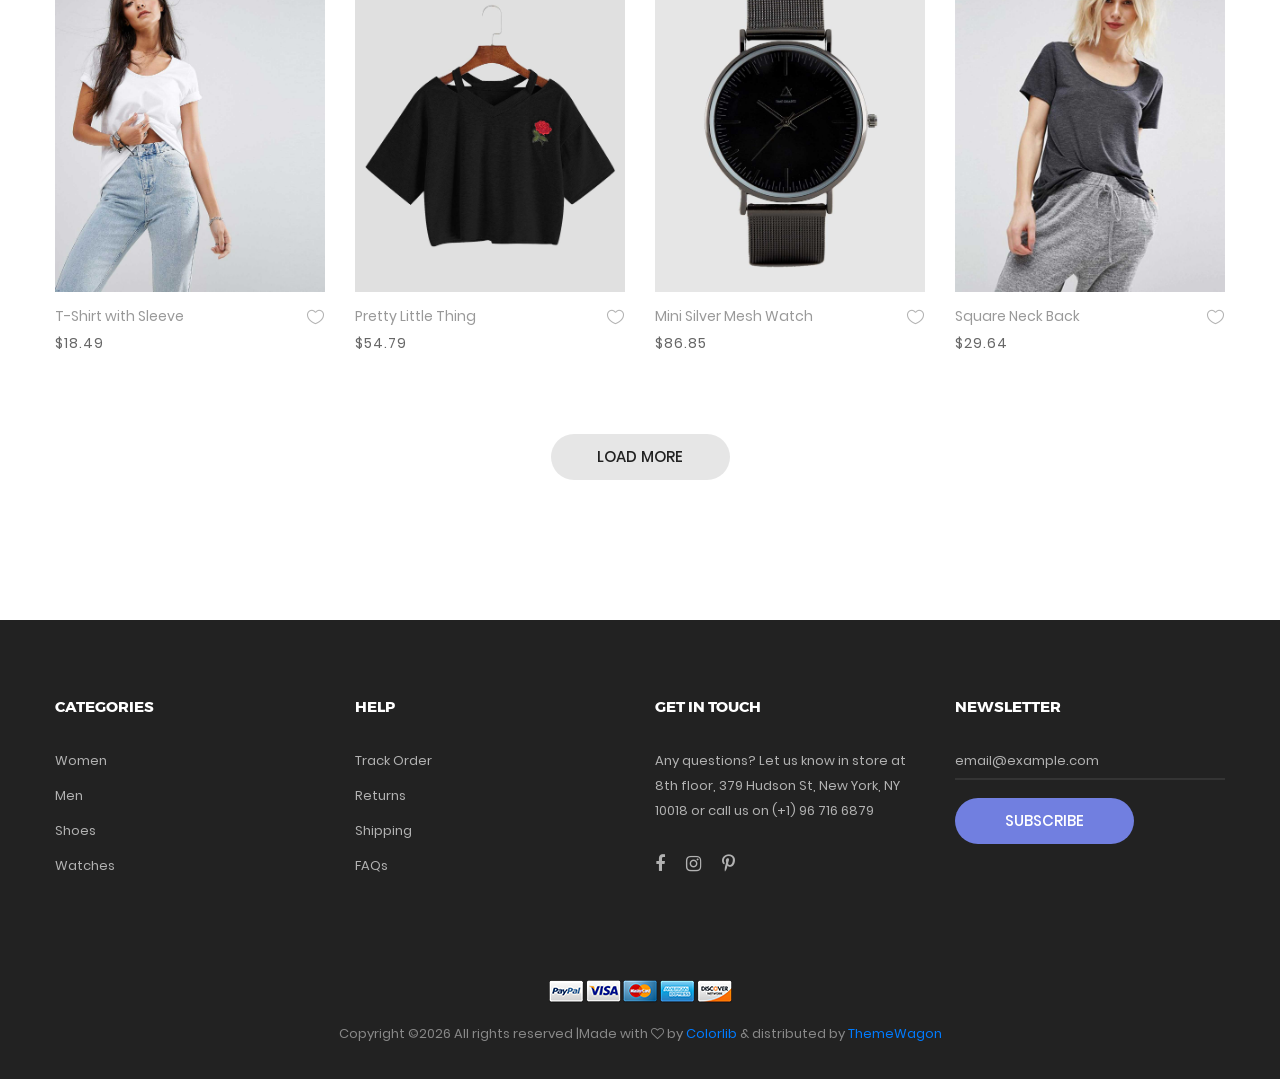
<file: cozastore-master/product.html>
<!DOCTYPE html>
<html lang="en">
<head>
	<title>Product</title>
	<meta charset="UTF-8">
	<meta name="viewport" content="width=device-width, initial-scale=1">
<!--===============================================================================================-->	
	<link rel="icon" type="image/png" href="images/icons/favicon.png"/>
<!--===============================================================================================-->
	<link rel="stylesheet" type="text/css" href="vendor/bootstrap/css/bootstrap.min.css">
<!--===============================================================================================-->
	<link rel="stylesheet" type="text/css" href="fonts/font-awesome-4.7.0/css/font-awesome.min.css">
<!--===============================================================================================-->
	<link rel="stylesheet" type="text/css" href="fonts/iconic/css/material-design-iconic-font.min.css">
<!--===============================================================================================-->
	<link rel="stylesheet" type="text/css" href="fonts/linearicons-v1.0.0/icon-font.min.css">
<!--===============================================================================================-->
	<link rel="stylesheet" type="text/css" href="vendor/animate/animate.css">
<!--===============================================================================================-->	
	<link rel="stylesheet" type="text/css" href="vendor/css-hamburgers/hamburgers.min.css">
<!--===============================================================================================-->
	<link rel="stylesheet" type="text/css" href="vendor/animsition/css/animsition.min.css">
<!--===============================================================================================-->
	<link rel="stylesheet" type="text/css" href="vendor/select2/select2.min.css">
<!--===============================================================================================-->	
	<link rel="stylesheet" type="text/css" href="vendor/daterangepicker/daterangepicker.css">
<!--===============================================================================================-->
	<link rel="stylesheet" type="text/css" href="vendor/slick/slick.css">
<!--===============================================================================================-->
	<link rel="stylesheet" type="text/css" href="vendor/MagnificPopup/magnific-popup.css">
<!--===============================================================================================-->
	<link rel="stylesheet" type="text/css" href="vendor/perfect-scrollbar/perfect-scrollbar.css">
<!--===============================================================================================-->
	<link rel="stylesheet" type="text/css" href="css/util.css">
	<link rel="stylesheet" type="text/css" href="css/main.css">
<!--===============================================================================================-->
</head>
<body class="animsition">
	
	<!-- Header -->
	<header class="header-v4">
		<!-- Header desktop -->
		<div class="container-menu-desktop">
			<!-- Topbar -->
			<div class="top-bar">
				<div class="content-topbar flex-sb-m h-full container">
					<div class="left-top-bar">
						Free shipping for standard order over $100
					</div>

					<div class="right-top-bar flex-w h-full">
						<a href="#" class="flex-c-m trans-04 p-lr-25">
							Help & FAQs
						</a>

						<a href="#" class="flex-c-m trans-04 p-lr-25">
							My Account
						</a>

						<a href="#" class="flex-c-m trans-04 p-lr-25">
							EN
						</a>

						<a href="#" class="flex-c-m trans-04 p-lr-25">
							USD
						</a>
					</div>
				</div>
			</div>

			<div class="wrap-menu-desktop how-shadow1">
				<nav class="limiter-menu-desktop container">
					
					<!-- Logo desktop -->		
					<a href="#" class="logo">
						<img src="images/icons/logo-01.png" alt="IMG-LOGO">
					</a>

					<!-- Menu desktop -->
					<div class="menu-desktop">
						<ul class="main-menu">
							<li>
								<a href="index.html">Home</a>
								<ul class="sub-menu">
									<li><a href="index.html">Homepage 1</a></li>
									<li><a href="home-02.html">Homepage 2</a></li>
									<li><a href="home-03.html">Homepage 3</a></li>
								</ul>
							</li>

							<li class="active-menu">
								<a href="product.html">Shop</a>
							</li>

							<li class="label1" data-label1="hot">
								<a href="shoping-cart.html">Features</a>
							</li>

							<li>
								<a href="blog.html">Blog</a>
							</li>

							<li>
								<a href="about.html">About</a>
							</li>

							<li>
								<a href="contact.html">Contact</a>
							</li>
						</ul>
					</div>	

					<!-- Icon header -->
					<div class="wrap-icon-header flex-w flex-r-m">
						<div class="icon-header-item cl2 hov-cl1 trans-04 p-l-22 p-r-11 js-show-modal-search">
							<i class="zmdi zmdi-search"></i>
						</div>

						<div class="icon-header-item cl2 hov-cl1 trans-04 p-l-22 p-r-11 icon-header-noti js-show-cart" data-notify="2">
							<i class="zmdi zmdi-shopping-cart"></i>
						</div>

						<a href="#" class="icon-header-item cl2 hov-cl1 trans-04 p-l-22 p-r-11 icon-header-noti" data-notify="0">
							<i class="zmdi zmdi-favorite-outline"></i>
						</a>
					</div>
				</nav>
			</div>	
		</div>

		<!-- Header Mobile -->
		<div class="wrap-header-mobile">
			<!-- Logo moblie -->		
			<div class="logo-mobile">
				<a href="index.html"><img src="images/icons/logo-01.png" alt="IMG-LOGO"></a>
			</div>

			<!-- Icon header -->
			<div class="wrap-icon-header flex-w flex-r-m m-r-15">
				<div class="icon-header-item cl2 hov-cl1 trans-04 p-r-11 js-show-modal-search">
					<i class="zmdi zmdi-search"></i>
				</div>

				<div class="icon-header-item cl2 hov-cl1 trans-04 p-r-11 p-l-10 icon-header-noti js-show-cart" data-notify="2">
					<i class="zmdi zmdi-shopping-cart"></i>
				</div>

				<a href="#" class="dis-block icon-header-item cl2 hov-cl1 trans-04 p-r-11 p-l-10 icon-header-noti" data-notify="0">
					<i class="zmdi zmdi-favorite-outline"></i>
				</a>
			</div>

			<!-- Button show menu -->
			<div class="btn-show-menu-mobile hamburger hamburger--squeeze">
				<span class="hamburger-box">
					<span class="hamburger-inner"></span>
				</span>
			</div>
		</div>


		<!-- Menu Mobile -->
		<div class="menu-mobile">
			<ul class="topbar-mobile">
				<li>
					<div class="left-top-bar">
						Free shipping for standard order over $100
					</div>
				</li>

				<li>
					<div class="right-top-bar flex-w h-full">
						<a href="#" class="flex-c-m p-lr-10 trans-04">
							Help & FAQs
						</a>

						<a href="#" class="flex-c-m p-lr-10 trans-04">
							My Account
						</a>

						<a href="#" class="flex-c-m p-lr-10 trans-04">
							EN
						</a>

						<a href="#" class="flex-c-m p-lr-10 trans-04">
							USD
						</a>
					</div>
				</li>
			</ul>

			<ul class="main-menu-m">
				<li>
					<a href="index.html">Home</a>
					<ul class="sub-menu-m">
						<li><a href="index.html">Homepage 1</a></li>
						<li><a href="home-02.html">Homepage 2</a></li>
						<li><a href="home-03.html">Homepage 3</a></li>
					</ul>
					<span class="arrow-main-menu-m">
						<i class="fa fa-angle-right" aria-hidden="true"></i>
					</span>
				</li>

				<li>
					<a href="product.html">Shop</a>
				</li>

				<li>
					<a href="shoping-cart.html" class="label1 rs1" data-label1="hot">Features</a>
				</li>

				<li>
					<a href="blog.html">Blog</a>
				</li>

				<li>
					<a href="about.html">About</a>
				</li>

				<li>
					<a href="contact.html">Contact</a>
				</li>
			</ul>
		</div>

		<!-- Modal Search -->
		<div class="modal-search-header flex-c-m trans-04 js-hide-modal-search">
			<div class="container-search-header">
				<button class="flex-c-m btn-hide-modal-search trans-04 js-hide-modal-search">
					<img src="images/icons/icon-close2.png" alt="CLOSE">
				</button>

				<form class="wrap-search-header flex-w p-l-15">
					<button class="flex-c-m trans-04">
						<i class="zmdi zmdi-search"></i>
					</button>
					<input class="plh3" type="text" name="search" placeholder="Search...">
				</form>
			</div>
		</div>
	</header>

	<!-- Cart -->
	<div class="wrap-header-cart js-panel-cart">
		<div class="s-full js-hide-cart"></div>

		<div class="header-cart flex-col-l p-l-65 p-r-25">
			<div class="header-cart-title flex-w flex-sb-m p-b-8">
				<span class="mtext-103 cl2">
					Your Cart
				</span>

				<div class="fs-35 lh-10 cl2 p-lr-5 pointer hov-cl1 trans-04 js-hide-cart">
					<i class="zmdi zmdi-close"></i>
				</div>
			</div>
			
			<div class="header-cart-content flex-w js-pscroll">
				<ul class="header-cart-wrapitem w-full">
					<li class="header-cart-item flex-w flex-t m-b-12">
						<div class="header-cart-item-img">
							<img src="images/item-cart-01.jpg" alt="IMG">
						</div>

						<div class="header-cart-item-txt p-t-8">
							<a href="#" class="header-cart-item-name m-b-18 hov-cl1 trans-04">
								White Shirt Pleat
							</a>

							<span class="header-cart-item-info">
								1 x $19.00
							</span>
						</div>
					</li>

					<li class="header-cart-item flex-w flex-t m-b-12">
						<div class="header-cart-item-img">
							<img src="images/item-cart-02.jpg" alt="IMG">
						</div>

						<div class="header-cart-item-txt p-t-8">
							<a href="#" class="header-cart-item-name m-b-18 hov-cl1 trans-04">
								Converse All Star
							</a>

							<span class="header-cart-item-info">
								1 x $39.00
							</span>
						</div>
					</li>

					<li class="header-cart-item flex-w flex-t m-b-12">
						<div class="header-cart-item-img">
							<img src="images/item-cart-03.jpg" alt="IMG">
						</div>

						<div class="header-cart-item-txt p-t-8">
							<a href="#" class="header-cart-item-name m-b-18 hov-cl1 trans-04">
								Nixon Porter Leather
							</a>

							<span class="header-cart-item-info">
								1 x $17.00
							</span>
						</div>
					</li>
				</ul>
				
				<div class="w-full">
					<div class="header-cart-total w-full p-tb-40">
						Total: $75.00
					</div>

					<div class="header-cart-buttons flex-w w-full">
						<a href="shoping-cart.html" class="flex-c-m stext-101 cl0 size-107 bg3 bor2 hov-btn3 p-lr-15 trans-04 m-r-8 m-b-10">
							View Cart
						</a>

						<a href="shoping-cart.html" class="flex-c-m stext-101 cl0 size-107 bg3 bor2 hov-btn3 p-lr-15 trans-04 m-b-10">
							Check Out
						</a>
					</div>
				</div>
			</div>
		</div>
	</div>

	
	<!-- Product -->
	<div class="bg0 m-t-23 p-b-140">
		<div class="container">
			<div class="flex-w flex-sb-m p-b-52">
				<div class="flex-w flex-l-m filter-tope-group m-tb-10">
					<button class="stext-106 cl6 hov1 bor3 trans-04 m-r-32 m-tb-5 how-active1" data-filter="*">
						All Products
					</button>

					<button class="stext-106 cl6 hov1 bor3 trans-04 m-r-32 m-tb-5" data-filter=".women">
						Women
					</button>

					<button class="stext-106 cl6 hov1 bor3 trans-04 m-r-32 m-tb-5" data-filter=".men">
						Men
					</button>

					<button class="stext-106 cl6 hov1 bor3 trans-04 m-r-32 m-tb-5" data-filter=".bag">
						Bag
					</button>

					<button class="stext-106 cl6 hov1 bor3 trans-04 m-r-32 m-tb-5" data-filter=".shoes">
						Shoes
					</button>

					<button class="stext-106 cl6 hov1 bor3 trans-04 m-r-32 m-tb-5" data-filter=".watches">
						Watches
					</button>
				</div>

				<div class="flex-w flex-c-m m-tb-10">
					<div class="flex-c-m stext-106 cl6 size-104 bor4 pointer hov-btn3 trans-04 m-r-8 m-tb-4 js-show-filter">
						<i class="icon-filter cl2 m-r-6 fs-15 trans-04 zmdi zmdi-filter-list"></i>
						<i class="icon-close-filter cl2 m-r-6 fs-15 trans-04 zmdi zmdi-close dis-none"></i>
						 Filter
					</div>

					<div class="flex-c-m stext-106 cl6 size-105 bor4 pointer hov-btn3 trans-04 m-tb-4 js-show-search">
						<i class="icon-search cl2 m-r-6 fs-15 trans-04 zmdi zmdi-search"></i>
						<i class="icon-close-search cl2 m-r-6 fs-15 trans-04 zmdi zmdi-close dis-none"></i>
						Search
					</div>
				</div>
				
				<!-- Search product -->
				<div class="dis-none panel-search w-full p-t-10 p-b-15">
					<div class="bor8 dis-flex p-l-15">
						<button class="size-113 flex-c-m fs-16 cl2 hov-cl1 trans-04">
							<i class="zmdi zmdi-search"></i>
						</button>

						<input class="mtext-107 cl2 size-114 plh2 p-r-15" type="text" name="search-product" placeholder="Search">
					</div>	
				</div>

				<!-- Filter -->
				<div class="dis-none panel-filter w-full p-t-10">
					<div class="wrap-filter flex-w bg6 w-full p-lr-40 p-t-27 p-lr-15-sm">
						<div class="filter-col1 p-r-15 p-b-27">
							<div class="mtext-102 cl2 p-b-15">
								Sort By
							</div>

							<ul>
								<li class="p-b-6">
									<a href="#" class="filter-link stext-106 trans-04">
										Default
									</a>
								</li>

								<li class="p-b-6">
									<a href="#" class="filter-link stext-106 trans-04">
										Popularity
									</a>
								</li>

								<li class="p-b-6">
									<a href="#" class="filter-link stext-106 trans-04">
										Average rating
									</a>
								</li>

								<li class="p-b-6">
									<a href="#" class="filter-link stext-106 trans-04 filter-link-active">
										Newness
									</a>
								</li>

								<li class="p-b-6">
									<a href="#" class="filter-link stext-106 trans-04">
										Price: Low to High
									</a>
								</li>

								<li class="p-b-6">
									<a href="#" class="filter-link stext-106 trans-04">
										Price: High to Low
									</a>
								</li>
							</ul>
						</div>

						<div class="filter-col2 p-r-15 p-b-27">
							<div class="mtext-102 cl2 p-b-15">
								Price
							</div>

							<ul>
								<li class="p-b-6">
									<a href="#" class="filter-link stext-106 trans-04 filter-link-active">
										All
									</a>
								</li>

								<li class="p-b-6">
									<a href="#" class="filter-link stext-106 trans-04">
										$0.00 - $50.00
									</a>
								</li>

								<li class="p-b-6">
									<a href="#" class="filter-link stext-106 trans-04">
										$50.00 - $100.00
									</a>
								</li>

								<li class="p-b-6">
									<a href="#" class="filter-link stext-106 trans-04">
										$100.00 - $150.00
									</a>
								</li>

								<li class="p-b-6">
									<a href="#" class="filter-link stext-106 trans-04">
										$150.00 - $200.00
									</a>
								</li>

								<li class="p-b-6">
									<a href="#" class="filter-link stext-106 trans-04">
										$200.00+
									</a>
								</li>
							</ul>
						</div>

						<div class="filter-col3 p-r-15 p-b-27">
							<div class="mtext-102 cl2 p-b-15">
								Color
							</div>

							<ul>
								<li class="p-b-6">
									<span class="fs-15 lh-12 m-r-6" style="color: #222;">
										<i class="zmdi zmdi-circle"></i>
									</span>

									<a href="#" class="filter-link stext-106 trans-04">
										Black
									</a>
								</li>

								<li class="p-b-6">
									<span class="fs-15 lh-12 m-r-6" style="color: #4272d7;">
										<i class="zmdi zmdi-circle"></i>
									</span>

									<a href="#" class="filter-link stext-106 trans-04 filter-link-active">
										Blue
									</a>
								</li>

								<li class="p-b-6">
									<span class="fs-15 lh-12 m-r-6" style="color: #b3b3b3;">
										<i class="zmdi zmdi-circle"></i>
									</span>

									<a href="#" class="filter-link stext-106 trans-04">
										Grey
									</a>
								</li>

								<li class="p-b-6">
									<span class="fs-15 lh-12 m-r-6" style="color: #00ad5f;">
										<i class="zmdi zmdi-circle"></i>
									</span>

									<a href="#" class="filter-link stext-106 trans-04">
										Green
									</a>
								</li>

								<li class="p-b-6">
									<span class="fs-15 lh-12 m-r-6" style="color: #fa4251;">
										<i class="zmdi zmdi-circle"></i>
									</span>

									<a href="#" class="filter-link stext-106 trans-04">
										Red
									</a>
								</li>

								<li class="p-b-6">
									<span class="fs-15 lh-12 m-r-6" style="color: #aaa;">
										<i class="zmdi zmdi-circle-o"></i>
									</span>

									<a href="#" class="filter-link stext-106 trans-04">
										White
									</a>
								</li>
							</ul>
						</div>

						<div class="filter-col4 p-b-27">
							<div class="mtext-102 cl2 p-b-15">
								Tags
							</div>

							<div class="flex-w p-t-4 m-r--5">
								<a href="#" class="flex-c-m stext-107 cl6 size-301 bor7 p-lr-15 hov-tag1 trans-04 m-r-5 m-b-5">
									Fashion
								</a>

								<a href="#" class="flex-c-m stext-107 cl6 size-301 bor7 p-lr-15 hov-tag1 trans-04 m-r-5 m-b-5">
									Lifestyle
								</a>

								<a href="#" class="flex-c-m stext-107 cl6 size-301 bor7 p-lr-15 hov-tag1 trans-04 m-r-5 m-b-5">
									Denim
								</a>

								<a href="#" class="flex-c-m stext-107 cl6 size-301 bor7 p-lr-15 hov-tag1 trans-04 m-r-5 m-b-5">
									Streetstyle
								</a>

								<a href="#" class="flex-c-m stext-107 cl6 size-301 bor7 p-lr-15 hov-tag1 trans-04 m-r-5 m-b-5">
									Crafts
								</a>
							</div>
						</div>
					</div>
				</div>
			</div>

			<div class="row isotope-grid">
				<div class="col-sm-6 col-md-4 col-lg-3 p-b-35 isotope-item women">
					<!-- Block2 -->
					<div class="block2">
						<div class="block2-pic hov-img0">
							<img src="images/product-01.jpg" alt="IMG-PRODUCT">

							<a href="#" class="block2-btn flex-c-m stext-103 cl2 size-102 bg0 bor2 hov-btn1 p-lr-15 trans-04 js-show-modal1">
								Quick View
							</a>
						</div>

						<div class="block2-txt flex-w flex-t p-t-14">
							<div class="block2-txt-child1 flex-col-l ">
								<a href="product-detail.html" class="stext-104 cl4 hov-cl1 trans-04 js-name-b2 p-b-6">
									Esprit Ruffle Shirt
								</a>

								<span class="stext-105 cl3">
									$16.64
								</span>
							</div>

							<div class="block2-txt-child2 flex-r p-t-3">
								<a href="#" class="btn-addwish-b2 dis-block pos-relative js-addwish-b2">
									<img class="icon-heart1 dis-block trans-04" src="images/icons/icon-heart-01.png" alt="ICON">
									<img class="icon-heart2 dis-block trans-04 ab-t-l" src="images/icons/icon-heart-02.png" alt="ICON">
								</a>
							</div>
						</div>
					</div>
				</div>

				<div class="col-sm-6 col-md-4 col-lg-3 p-b-35 isotope-item women">
					<!-- Block2 -->
					<div class="block2">
						<div class="block2-pic hov-img0">
							<img src="images/product-02.jpg" alt="IMG-PRODUCT">

							<a href="#" class="block2-btn flex-c-m stext-103 cl2 size-102 bg0 bor2 hov-btn1 p-lr-15 trans-04 js-show-modal1">
								Quick View
							</a>
						</div>

						<div class="block2-txt flex-w flex-t p-t-14">
							<div class="block2-txt-child1 flex-col-l ">
								<a href="product-detail.html" class="stext-104 cl4 hov-cl1 trans-04 js-name-b2 p-b-6">
									Herschel supply
								</a>

								<span class="stext-105 cl3">
									$35.31
								</span>
							</div>

							<div class="block2-txt-child2 flex-r p-t-3">
								<a href="#" class="btn-addwish-b2 dis-block pos-relative js-addwish-b2">
									<img class="icon-heart1 dis-block trans-04" src="images/icons/icon-heart-01.png" alt="ICON">
									<img class="icon-heart2 dis-block trans-04 ab-t-l" src="images/icons/icon-heart-02.png" alt="ICON">
								</a>
							</div>
						</div>
					</div>
				</div>

				<div class="col-sm-6 col-md-4 col-lg-3 p-b-35 isotope-item men">
					<!-- Block2 -->
					<div class="block2">
						<div class="block2-pic hov-img0">
							<img src="images/product-03.jpg" alt="IMG-PRODUCT">

							<a href="#" class="block2-btn flex-c-m stext-103 cl2 size-102 bg0 bor2 hov-btn1 p-lr-15 trans-04 js-show-modal1">
								Quick View
							</a>
						</div>

						<div class="block2-txt flex-w flex-t p-t-14">
							<div class="block2-txt-child1 flex-col-l ">
								<a href="product-detail.html" class="stext-104 cl4 hov-cl1 trans-04 js-name-b2 p-b-6">
									Only Check Trouser
								</a>

								<span class="stext-105 cl3">
									$25.50
								</span>
							</div>

							<div class="block2-txt-child2 flex-r p-t-3">
								<a href="#" class="btn-addwish-b2 dis-block pos-relative js-addwish-b2">
									<img class="icon-heart1 dis-block trans-04" src="images/icons/icon-heart-01.png" alt="ICON">
									<img class="icon-heart2 dis-block trans-04 ab-t-l" src="images/icons/icon-heart-02.png" alt="ICON">
								</a>
							</div>
						</div>
					</div>
				</div>

				<div class="col-sm-6 col-md-4 col-lg-3 p-b-35 isotope-item women">
					<!-- Block2 -->
					<div class="block2">
						<div class="block2-pic hov-img0">
							<img src="images/product-04.jpg" alt="IMG-PRODUCT">

							<a href="#" class="block2-btn flex-c-m stext-103 cl2 size-102 bg0 bor2 hov-btn1 p-lr-15 trans-04 js-show-modal1">
								Quick View
							</a>
						</div>

						<div class="block2-txt flex-w flex-t p-t-14">
							<div class="block2-txt-child1 flex-col-l ">
								<a href="product-detail.html" class="stext-104 cl4 hov-cl1 trans-04 js-name-b2 p-b-6">
									Classic Trench Coat
								</a>

								<span class="stext-105 cl3">
									$75.00
								</span>
							</div>

							<div class="block2-txt-child2 flex-r p-t-3">
								<a href="#" class="btn-addwish-b2 dis-block pos-relative js-addwish-b2">
									<img class="icon-heart1 dis-block trans-04" src="images/icons/icon-heart-01.png" alt="ICON">
									<img class="icon-heart2 dis-block trans-04 ab-t-l" src="images/icons/icon-heart-02.png" alt="ICON">
								</a>
							</div>
						</div>
					</div>
				</div>

				<div class="col-sm-6 col-md-4 col-lg-3 p-b-35 isotope-item women">
					<!-- Block2 -->
					<div class="block2">
						<div class="block2-pic hov-img0">
							<img src="images/product-05.jpg" alt="IMG-PRODUCT">

							<a href="#" class="block2-btn flex-c-m stext-103 cl2 size-102 bg0 bor2 hov-btn1 p-lr-15 trans-04 js-show-modal1">
								Quick View
							</a>
						</div>

						<div class="block2-txt flex-w flex-t p-t-14">
							<div class="block2-txt-child1 flex-col-l ">
								<a href="product-detail.html" class="stext-104 cl4 hov-cl1 trans-04 js-name-b2 p-b-6">
									Front Pocket Jumper
								</a>

								<span class="stext-105 cl3">
									$34.75
								</span>
							</div>

							<div class="block2-txt-child2 flex-r p-t-3">
								<a href="#" class="btn-addwish-b2 dis-block pos-relative js-addwish-b2">
									<img class="icon-heart1 dis-block trans-04" src="images/icons/icon-heart-01.png" alt="ICON">
									<img class="icon-heart2 dis-block trans-04 ab-t-l" src="images/icons/icon-heart-02.png" alt="ICON">
								</a>
							</div>
						</div>
					</div>
				</div>

				<div class="col-sm-6 col-md-4 col-lg-3 p-b-35 isotope-item watches">
					<!-- Block2 -->
					<div class="block2">
						<div class="block2-pic hov-img0">
							<img src="images/product-06.jpg" alt="IMG-PRODUCT">

							<a href="#" class="block2-btn flex-c-m stext-103 cl2 size-102 bg0 bor2 hov-btn1 p-lr-15 trans-04 js-show-modal1">
								Quick View
							</a>
						</div>

						<div class="block2-txt flex-w flex-t p-t-14">
							<div class="block2-txt-child1 flex-col-l ">
								<a href="product-detail.html" class="stext-104 cl4 hov-cl1 trans-04 js-name-b2 p-b-6">
									Vintage Inspired Classic 
								</a>

								<span class="stext-105 cl3">
									$93.20
								</span>
							</div>

							<div class="block2-txt-child2 flex-r p-t-3">
								<a href="#" class="btn-addwish-b2 dis-block pos-relative js-addwish-b2">
									<img class="icon-heart1 dis-block trans-04" src="images/icons/icon-heart-01.png" alt="ICON">
									<img class="icon-heart2 dis-block trans-04 ab-t-l" src="images/icons/icon-heart-02.png" alt="ICON">
								</a>
							</div>
						</div>
					</div>
				</div>

				<div class="col-sm-6 col-md-4 col-lg-3 p-b-35 isotope-item women">
					<!-- Block2 -->
					<div class="block2">
						<div class="block2-pic hov-img0">
							<img src="images/product-07.jpg" alt="IMG-PRODUCT">

							<a href="#" class="block2-btn flex-c-m stext-103 cl2 size-102 bg0 bor2 hov-btn1 p-lr-15 trans-04 js-show-modal1">
								Quick View
							</a>
						</div>

						<div class="block2-txt flex-w flex-t p-t-14">
							<div class="block2-txt-child1 flex-col-l ">
								<a href="product-detail.html" class="stext-104 cl4 hov-cl1 trans-04 js-name-b2 p-b-6">
									Shirt in Stretch Cotton
								</a>

								<span class="stext-105 cl3">
									$52.66
								</span>
							</div>

							<div class="block2-txt-child2 flex-r p-t-3">
								<a href="#" class="btn-addwish-b2 dis-block pos-relative js-addwish-b2">
									<img class="icon-heart1 dis-block trans-04" src="images/icons/icon-heart-01.png" alt="ICON">
									<img class="icon-heart2 dis-block trans-04 ab-t-l" src="images/icons/icon-heart-02.png" alt="ICON">
								</a>
							</div>
						</div>
					</div>
				</div>

				<div class="col-sm-6 col-md-4 col-lg-3 p-b-35 isotope-item women">
					<!-- Block2 -->
					<div class="block2">
						<div class="block2-pic hov-img0">
							<img src="images/product-08.jpg" alt="IMG-PRODUCT">

							<a href="#" class="block2-btn flex-c-m stext-103 cl2 size-102 bg0 bor2 hov-btn1 p-lr-15 trans-04 js-show-modal1">
								Quick View
							</a>
						</div>

						<div class="block2-txt flex-w flex-t p-t-14">
							<div class="block2-txt-child1 flex-col-l ">
								<a href="product-detail.html" class="stext-104 cl4 hov-cl1 trans-04 js-name-b2 p-b-6">
									Pieces Metallic Printed
								</a>

								<span class="stext-105 cl3">
									$18.96
								</span>
							</div>

							<div class="block2-txt-child2 flex-r p-t-3">
								<a href="#" class="btn-addwish-b2 dis-block pos-relative js-addwish-b2">
									<img class="icon-heart1 dis-block trans-04" src="images/icons/icon-heart-01.png" alt="ICON">
									<img class="icon-heart2 dis-block trans-04 ab-t-l" src="images/icons/icon-heart-02.png" alt="ICON">
								</a>
							</div>
						</div>
					</div>
				</div>

				<div class="col-sm-6 col-md-4 col-lg-3 p-b-35 isotope-item shoes">
					<!-- Block2 -->
					<div class="block2">
						<div class="block2-pic hov-img0">
							<img src="images/product-09.jpg" alt="IMG-PRODUCT">

							<a href="#" class="block2-btn flex-c-m stext-103 cl2 size-102 bg0 bor2 hov-btn1 p-lr-15 trans-04 js-show-modal1">
								Quick View
							</a>
						</div>

						<div class="block2-txt flex-w flex-t p-t-14">
							<div class="block2-txt-child1 flex-col-l ">
								<a href="product-detail.html" class="stext-104 cl4 hov-cl1 trans-04 js-name-b2 p-b-6">
									Converse All Star Hi Plimsolls
								</a>

								<span class="stext-105 cl3">
									$75.00
								</span>
							</div>

							<div class="block2-txt-child2 flex-r p-t-3">
								<a href="#" class="btn-addwish-b2 dis-block pos-relative js-addwish-b2">
									<img class="icon-heart1 dis-block trans-04" src="images/icons/icon-heart-01.png" alt="ICON">
									<img class="icon-heart2 dis-block trans-04 ab-t-l" src="images/icons/icon-heart-02.png" alt="ICON">
								</a>
							</div>
						</div>
					</div>
				</div>

				<div class="col-sm-6 col-md-4 col-lg-3 p-b-35 isotope-item women">
					<!-- Block2 -->
					<div class="block2">
						<div class="block2-pic hov-img0">
							<img src="images/product-10.jpg" alt="IMG-PRODUCT">

							<a href="#" class="block2-btn flex-c-m stext-103 cl2 size-102 bg0 bor2 hov-btn1 p-lr-15 trans-04 js-show-modal1">
								Quick View
							</a>
						</div>

						<div class="block2-txt flex-w flex-t p-t-14">
							<div class="block2-txt-child1 flex-col-l ">
								<a href="product-detail.html" class="stext-104 cl4 hov-cl1 trans-04 js-name-b2 p-b-6">
									Femme T-Shirt In Stripe
								</a>

								<span class="stext-105 cl3">
									$25.85
								</span>
							</div>

							<div class="block2-txt-child2 flex-r p-t-3">
								<a href="#" class="btn-addwish-b2 dis-block pos-relative js-addwish-b2">
									<img class="icon-heart1 dis-block trans-04" src="images/icons/icon-heart-01.png" alt="ICON">
									<img class="icon-heart2 dis-block trans-04 ab-t-l" src="images/icons/icon-heart-02.png" alt="ICON">
								</a>
							</div>
						</div>
					</div>
				</div>

				<div class="col-sm-6 col-md-4 col-lg-3 p-b-35 isotope-item men">
					<!-- Block2 -->
					<div class="block2">
						<div class="block2-pic hov-img0">
							<img src="images/product-11.jpg" alt="IMG-PRODUCT">

							<a href="#" class="block2-btn flex-c-m stext-103 cl2 size-102 bg0 bor2 hov-btn1 p-lr-15 trans-04 js-show-modal1">
								Quick View
							</a>
						</div>

						<div class="block2-txt flex-w flex-t p-t-14">
							<div class="block2-txt-child1 flex-col-l ">
								<a href="product-detail.html" class="stext-104 cl4 hov-cl1 trans-04 js-name-b2 p-b-6">
									Herschel supply 
								</a>

								<span class="stext-105 cl3">
									$63.16
								</span>
							</div>

							<div class="block2-txt-child2 flex-r p-t-3">
								<a href="#" class="btn-addwish-b2 dis-block pos-relative js-addwish-b2">
									<img class="icon-heart1 dis-block trans-04" src="images/icons/icon-heart-01.png" alt="ICON">
									<img class="icon-heart2 dis-block trans-04 ab-t-l" src="images/icons/icon-heart-02.png" alt="ICON">
								</a>
							</div>
						</div>
					</div>
				</div>

				<div class="col-sm-6 col-md-4 col-lg-3 p-b-35 isotope-item men">
					<!-- Block2 -->
					<div class="block2">
						<div class="block2-pic hov-img0">
							<img src="images/product-12.jpg" alt="IMG-PRODUCT">

							<a href="#" class="block2-btn flex-c-m stext-103 cl2 size-102 bg0 bor2 hov-btn1 p-lr-15 trans-04 js-show-modal1">
								Quick View
							</a>
						</div>

						<div class="block2-txt flex-w flex-t p-t-14">
							<div class="block2-txt-child1 flex-col-l ">
								<a href="product-detail.html" class="stext-104 cl4 hov-cl1 trans-04 js-name-b2 p-b-6">
									Herschel supply
								</a>

								<span class="stext-105 cl3">
									$63.15
								</span>
							</div>

							<div class="block2-txt-child2 flex-r p-t-3">
								<a href="#" class="btn-addwish-b2 dis-block pos-relative js-addwish-b2">
									<img class="icon-heart1 dis-block trans-04" src="images/icons/icon-heart-01.png" alt="ICON">
									<img class="icon-heart2 dis-block trans-04 ab-t-l" src="images/icons/icon-heart-02.png" alt="ICON">
								</a>
							</div>
						</div>
					</div>
				</div>

				<div class="col-sm-6 col-md-4 col-lg-3 p-b-35 isotope-item women">
					<!-- Block2 -->
					<div class="block2">
						<div class="block2-pic hov-img0">
							<img src="images/product-13.jpg" alt="IMG-PRODUCT">

							<a href="#" class="block2-btn flex-c-m stext-103 cl2 size-102 bg0 bor2 hov-btn1 p-lr-15 trans-04 js-show-modal1">
								Quick View
							</a>
						</div>

						<div class="block2-txt flex-w flex-t p-t-14">
							<div class="block2-txt-child1 flex-col-l ">
								<a href="product-detail.html" class="stext-104 cl4 hov-cl1 trans-04 js-name-b2 p-b-6">
									T-Shirt with Sleeve
								</a>

								<span class="stext-105 cl3">
									$18.49
								</span>
							</div>

							<div class="block2-txt-child2 flex-r p-t-3">
								<a href="#" class="btn-addwish-b2 dis-block pos-relative js-addwish-b2">
									<img class="icon-heart1 dis-block trans-04" src="images/icons/icon-heart-01.png" alt="ICON">
									<img class="icon-heart2 dis-block trans-04 ab-t-l" src="images/icons/icon-heart-02.png" alt="ICON">
								</a>
							</div>
						</div>
					</div>
				</div>

				<div class="col-sm-6 col-md-4 col-lg-3 p-b-35 isotope-item women">
					<!-- Block2 -->
					<div class="block2">
						<div class="block2-pic hov-img0">
							<img src="images/product-14.jpg" alt="IMG-PRODUCT">

							<a href="#" class="block2-btn flex-c-m stext-103 cl2 size-102 bg0 bor2 hov-btn1 p-lr-15 trans-04 js-show-modal1">
								Quick View
							</a>
						</div>

						<div class="block2-txt flex-w flex-t p-t-14">
							<div class="block2-txt-child1 flex-col-l ">
								<a href="product-detail.html" class="stext-104 cl4 hov-cl1 trans-04 js-name-b2 p-b-6">
									Pretty Little Thing
								</a>

								<span class="stext-105 cl3">
									$54.79
								</span>
							</div>

							<div class="block2-txt-child2 flex-r p-t-3">
								<a href="#" class="btn-addwish-b2 dis-block pos-relative js-addwish-b2">
									<img class="icon-heart1 dis-block trans-04" src="images/icons/icon-heart-01.png" alt="ICON">
									<img class="icon-heart2 dis-block trans-04 ab-t-l" src="images/icons/icon-heart-02.png" alt="ICON">
								</a>
							</div>
						</div>
					</div>
				</div>

				<div class="col-sm-6 col-md-4 col-lg-3 p-b-35 isotope-item watches">
					<!-- Block2 -->
					<div class="block2">
						<div class="block2-pic hov-img0">
							<img src="images/product-15.jpg" alt="IMG-PRODUCT">

							<a href="#" class="block2-btn flex-c-m stext-103 cl2 size-102 bg0 bor2 hov-btn1 p-lr-15 trans-04 js-show-modal1">
								Quick View
							</a>
						</div>

						<div class="block2-txt flex-w flex-t p-t-14">
							<div class="block2-txt-child1 flex-col-l ">
								<a href="product-detail.html" class="stext-104 cl4 hov-cl1 trans-04 js-name-b2 p-b-6">
									Mini Silver Mesh Watch
								</a>

								<span class="stext-105 cl3">
									$86.85
								</span>
							</div>

							<div class="block2-txt-child2 flex-r p-t-3">
								<a href="#" class="btn-addwish-b2 dis-block pos-relative js-addwish-b2">
									<img class="icon-heart1 dis-block trans-04" src="images/icons/icon-heart-01.png" alt="ICON">
									<img class="icon-heart2 dis-block trans-04 ab-t-l" src="images/icons/icon-heart-02.png" alt="ICON">
								</a>
							</div>
						</div>
					</div>
				</div>

				<div class="col-sm-6 col-md-4 col-lg-3 p-b-35 isotope-item women">
					<!-- Block2 -->
					<div class="block2">
						<div class="block2-pic hov-img0">
							<img src="images/product-16.jpg" alt="IMG-PRODUCT">

							<a href="#" class="block2-btn flex-c-m stext-103 cl2 size-102 bg0 bor2 hov-btn1 p-lr-15 trans-04 js-show-modal1">
								Quick View
							</a>
						</div>

						<div class="block2-txt flex-w flex-t p-t-14">
							<div class="block2-txt-child1 flex-col-l ">
								<a href="product-detail.html" class="stext-104 cl4 hov-cl1 trans-04 js-name-b2 p-b-6">
									Square Neck Back
								</a>

								<span class="stext-105 cl3">
									$29.64
								</span>
							</div>

							<div class="block2-txt-child2 flex-r p-t-3">
								<a href="#" class="btn-addwish-b2 dis-block pos-relative js-addwish-b2">
									<img class="icon-heart1 dis-block trans-04" src="images/icons/icon-heart-01.png" alt="ICON">
									<img class="icon-heart2 dis-block trans-04 ab-t-l" src="images/icons/icon-heart-02.png" alt="ICON">
								</a>
							</div>
						</div>
					</div>
				</div>
			</div>

			<!-- Load more -->
			<div class="flex-c-m flex-w w-full p-t-45">
				<a href="#" class="flex-c-m stext-101 cl5 size-103 bg2 bor1 hov-btn1 p-lr-15 trans-04">
					Load More
				</a>
			</div>
		</div>
	</div>
		

	<!-- Footer -->
	<footer class="bg3 p-t-75 p-b-32">
		<div class="container">
			<div class="row">
				<div class="col-sm-6 col-lg-3 p-b-50">
					<h4 class="stext-301 cl0 p-b-30">
						Categories
					</h4>

					<ul>
						<li class="p-b-10">
							<a href="#" class="stext-107 cl7 hov-cl1 trans-04">
								Women
							</a>
						</li>

						<li class="p-b-10">
							<a href="#" class="stext-107 cl7 hov-cl1 trans-04">
								Men
							</a>
						</li>

						<li class="p-b-10">
							<a href="#" class="stext-107 cl7 hov-cl1 trans-04">
								Shoes
							</a>
						</li>

						<li class="p-b-10">
							<a href="#" class="stext-107 cl7 hov-cl1 trans-04">
								Watches
							</a>
						</li>
					</ul>
				</div>

				<div class="col-sm-6 col-lg-3 p-b-50">
					<h4 class="stext-301 cl0 p-b-30">
						Help
					</h4>

					<ul>
						<li class="p-b-10">
							<a href="#" class="stext-107 cl7 hov-cl1 trans-04">
								Track Order
							</a>
						</li>

						<li class="p-b-10">
							<a href="#" class="stext-107 cl7 hov-cl1 trans-04">
								Returns 
							</a>
						</li>

						<li class="p-b-10">
							<a href="#" class="stext-107 cl7 hov-cl1 trans-04">
								Shipping
							</a>
						</li>

						<li class="p-b-10">
							<a href="#" class="stext-107 cl7 hov-cl1 trans-04">
								FAQs
							</a>
						</li>
					</ul>
				</div>

				<div class="col-sm-6 col-lg-3 p-b-50">
					<h4 class="stext-301 cl0 p-b-30">
						GET IN TOUCH
					</h4>

					<p class="stext-107 cl7 size-201">
						Any questions? Let us know in store at 8th floor, 379 Hudson St, New York, NY 10018 or call us on (+1) 96 716 6879
					</p>

					<div class="p-t-27">
						<a href="#" class="fs-18 cl7 hov-cl1 trans-04 m-r-16">
							<i class="fa fa-facebook"></i>
						</a>

						<a href="#" class="fs-18 cl7 hov-cl1 trans-04 m-r-16">
							<i class="fa fa-instagram"></i>
						</a>

						<a href="#" class="fs-18 cl7 hov-cl1 trans-04 m-r-16">
							<i class="fa fa-pinterest-p"></i>
						</a>
					</div>
				</div>

				<div class="col-sm-6 col-lg-3 p-b-50">
					<h4 class="stext-301 cl0 p-b-30">
						Newsletter
					</h4>

					<form>
						<div class="wrap-input1 w-full p-b-4">
							<input class="input1 bg-none plh1 stext-107 cl7" type="text" name="email" placeholder="email@example.com">
							<div class="focus-input1 trans-04"></div>
						</div>

						<div class="p-t-18">
							<button class="flex-c-m stext-101 cl0 size-103 bg1 bor1 hov-btn2 p-lr-15 trans-04">
								Subscribe
							</button>
						</div>
					</form>
				</div>
			</div>

			<div class="p-t-40">
				<div class="flex-c-m flex-w p-b-18">
					<a href="#" class="m-all-1">
						<img src="images/icons/icon-pay-01.png" alt="ICON-PAY">
					</a>

					<a href="#" class="m-all-1">
						<img src="images/icons/icon-pay-02.png" alt="ICON-PAY">
					</a>

					<a href="#" class="m-all-1">
						<img src="images/icons/icon-pay-03.png" alt="ICON-PAY">
					</a>

					<a href="#" class="m-all-1">
						<img src="images/icons/icon-pay-04.png" alt="ICON-PAY">
					</a>

					<a href="#" class="m-all-1">
						<img src="images/icons/icon-pay-05.png" alt="ICON-PAY">
					</a>
				</div>

				<p class="stext-107 cl6 txt-center">
					<!-- Link back to Colorlib can't be removed. Template is licensed under CC BY 3.0. -->
Copyright &copy;<script>document.write(new Date().getFullYear());</script> All rights reserved |Made with <i class="fa fa-heart-o" aria-hidden="true"></i> by <a href="https://colorlib.com" target="_blank">Colorlib</a> &amp; distributed by <a href="https://themewagon.com" target="_blank">ThemeWagon</a>
<!-- Link back to Colorlib can't be removed. Template is licensed under CC BY 3.0. -->

				</p>
			</div>
		</div>
	</footer>


	<!-- Back to top -->
	<div class="btn-back-to-top" id="myBtn">
		<span class="symbol-btn-back-to-top">
			<i class="zmdi zmdi-chevron-up"></i>
		</span>
	</div>

	<!-- Modal1 -->
	<div class="wrap-modal1 js-modal1 p-t-60 p-b-20">
		<div class="overlay-modal1 js-hide-modal1"></div>

		<div class="container">
			<div class="bg0 p-t-60 p-b-30 p-lr-15-lg how-pos3-parent">
				<button class="how-pos3 hov3 trans-04 js-hide-modal1">
					<img src="images/icons/icon-close.png" alt="CLOSE">
				</button>

				<div class="row">
					<div class="col-md-6 col-lg-7 p-b-30">
						<div class="p-l-25 p-r-30 p-lr-0-lg">
							<div class="wrap-slick3 flex-sb flex-w">
								<div class="wrap-slick3-dots"></div>
								<div class="wrap-slick3-arrows flex-sb-m flex-w"></div>

								<div class="slick3 gallery-lb">
									<div class="item-slick3" data-thumb="images/product-detail-01.jpg">
										<div class="wrap-pic-w pos-relative">
											<img src="images/product-detail-01.jpg" alt="IMG-PRODUCT">

											<a class="flex-c-m size-108 how-pos1 bor0 fs-16 cl10 bg0 hov-btn3 trans-04" href="images/product-detail-01.jpg">
												<i class="fa fa-expand"></i>
											</a>
										</div>
									</div>

									<div class="item-slick3" data-thumb="images/product-detail-02.jpg">
										<div class="wrap-pic-w pos-relative">
											<img src="images/product-detail-02.jpg" alt="IMG-PRODUCT">

											<a class="flex-c-m size-108 how-pos1 bor0 fs-16 cl10 bg0 hov-btn3 trans-04" href="images/product-detail-02.jpg">
												<i class="fa fa-expand"></i>
											</a>
										</div>
									</div>

									<div class="item-slick3" data-thumb="images/product-detail-03.jpg">
										<div class="wrap-pic-w pos-relative">
											<img src="images/product-detail-03.jpg" alt="IMG-PRODUCT">

											<a class="flex-c-m size-108 how-pos1 bor0 fs-16 cl10 bg0 hov-btn3 trans-04" href="images/product-detail-03.jpg">
												<i class="fa fa-expand"></i>
											</a>
										</div>
									</div>
								</div>
							</div>
						</div>
					</div>
					
					<div class="col-md-6 col-lg-5 p-b-30">
						<div class="p-r-50 p-t-5 p-lr-0-lg">
							<h4 class="mtext-105 cl2 js-name-detail p-b-14">
								Lightweight Jacket
							</h4>

							<span class="mtext-106 cl2">
								$58.79
							</span>

							<p class="stext-102 cl3 p-t-23">
								Nulla eget sem vitae eros pharetra viverra. Nam vitae luctus ligula. Mauris consequat ornare feugiat.
							</p>
							
							<!--  -->
							<div class="p-t-33">
								<div class="flex-w flex-r-m p-b-10">
									<div class="size-203 flex-c-m respon6">
										Size
									</div>

									<div class="size-204 respon6-next">
										<div class="rs1-select2 bor8 bg0">
											<select class="js-select2" name="time">
												<option>Choose an option</option>
												<option>Size S</option>
												<option>Size M</option>
												<option>Size L</option>
												<option>Size XL</option>
											</select>
											<div class="dropDownSelect2"></div>
										</div>
									</div>
								</div>

								<div class="flex-w flex-r-m p-b-10">
									<div class="size-203 flex-c-m respon6">
										Color
									</div>

									<div class="size-204 respon6-next">
										<div class="rs1-select2 bor8 bg0">
											<select class="js-select2" name="time">
												<option>Choose an option</option>
												<option>Red</option>
												<option>Blue</option>
												<option>White</option>
												<option>Grey</option>
											</select>
											<div class="dropDownSelect2"></div>
										</div>
									</div>
								</div>

								<div class="flex-w flex-r-m p-b-10">
									<div class="size-204 flex-w flex-m respon6-next">
										<div class="wrap-num-product flex-w m-r-20 m-tb-10">
											<div class="btn-num-product-down cl8 hov-btn3 trans-04 flex-c-m">
												<i class="fs-16 zmdi zmdi-minus"></i>
											</div>

											<input class="mtext-104 cl3 txt-center num-product" type="number" name="num-product" value="1">

											<div class="btn-num-product-up cl8 hov-btn3 trans-04 flex-c-m">
												<i class="fs-16 zmdi zmdi-plus"></i>
											</div>
										</div>

										<button class="flex-c-m stext-101 cl0 size-101 bg1 bor1 hov-btn1 p-lr-15 trans-04 js-addcart-detail">
											Add to cart
										</button>
									</div>
								</div>	
							</div>

							<!--  -->
							<div class="flex-w flex-m p-l-100 p-t-40 respon7">
								<div class="flex-m bor9 p-r-10 m-r-11">
									<a href="#" class="fs-14 cl3 hov-cl1 trans-04 lh-10 p-lr-5 p-tb-2 js-addwish-detail tooltip100" data-tooltip="Add to Wishlist">
										<i class="zmdi zmdi-favorite"></i>
									</a>
								</div>

								<a href="#" class="fs-14 cl3 hov-cl1 trans-04 lh-10 p-lr-5 p-tb-2 m-r-8 tooltip100" data-tooltip="Facebook">
									<i class="fa fa-facebook"></i>
								</a>

								<a href="#" class="fs-14 cl3 hov-cl1 trans-04 lh-10 p-lr-5 p-tb-2 m-r-8 tooltip100" data-tooltip="Twitter">
									<i class="fa fa-twitter"></i>
								</a>

								<a href="#" class="fs-14 cl3 hov-cl1 trans-04 lh-10 p-lr-5 p-tb-2 m-r-8 tooltip100" data-tooltip="Google Plus">
									<i class="fa fa-google-plus"></i>
								</a>
							</div>
						</div>
					</div>
				</div>
			</div>
		</div>
	</div>

<!--===============================================================================================-->	
	<script src="vendor/jquery/jquery-3.2.1.min.js"></script>
<!--===============================================================================================-->
	<script src="vendor/animsition/js/animsition.min.js"></script>
<!--===============================================================================================-->
	<script src="vendor/bootstrap/js/popper.js"></script>
	<script src="vendor/bootstrap/js/bootstrap.min.js"></script>
<!--===============================================================================================-->
	<script src="vendor/select2/select2.min.js"></script>
	<script>
		$(".js-select2").each(function(){
			$(this).select2({
				minimumResultsForSearch: 20,
				dropdownParent: $(this).next('.dropDownSelect2')
			});
		})
	</script>
<!--===============================================================================================-->
	<script src="vendor/daterangepicker/moment.min.js"></script>
	<script src="vendor/daterangepicker/daterangepicker.js"></script>
<!--===============================================================================================-->
	<script src="vendor/slick/slick.min.js"></script>
	<script src="js/slick-custom.js"></script>
<!--===============================================================================================-->
	<script src="vendor/parallax100/parallax100.js"></script>
	<script>
        $('.parallax100').parallax100();
	</script>
<!--===============================================================================================-->
	<script src="vendor/MagnificPopup/jquery.magnific-popup.min.js"></script>
	<script>
		$('.gallery-lb').each(function() { // the containers for all your galleries
			$(this).magnificPopup({
		        delegate: 'a', // the selector for gallery item
		        type: 'image',
		        gallery: {
		        	enabled:true
		        },
		        mainClass: 'mfp-fade'
		    });
		});
	</script>
<!--===============================================================================================-->
	<script src="vendor/isotope/isotope.pkgd.min.js"></script>
<!--===============================================================================================-->
	<script src="vendor/sweetalert/sweetalert.min.js"></script>
	<script>
		$('.js-addwish-b2, .js-addwish-detail').on('click', function(e){
			e.preventDefault();
		});

		$('.js-addwish-b2').each(function(){
			var nameProduct = $(this).parent().parent().find('.js-name-b2').html();
			$(this).on('click', function(){
				swal(nameProduct, "is added to wishlist !", "success");

				$(this).addClass('js-addedwish-b2');
				$(this).off('click');
			});
		});

		$('.js-addwish-detail').each(function(){
			var nameProduct = $(this).parent().parent().parent().find('.js-name-detail').html();

			$(this).on('click', function(){
				swal(nameProduct, "is added to wishlist !", "success");

				$(this).addClass('js-addedwish-detail');
				$(this).off('click');
			});
		});

		/*---------------------------------------------*/

		$('.js-addcart-detail').each(function(){
			var nameProduct = $(this).parent().parent().parent().parent().find('.js-name-detail').html();
			$(this).on('click', function(){
				swal(nameProduct, "is added to cart !", "success");
			});
		});
	
	</script>
<!--===============================================================================================-->
	<script src="vendor/perfect-scrollbar/perfect-scrollbar.min.js"></script>
	<script>
		$('.js-pscroll').each(function(){
			$(this).css('position','relative');
			$(this).css('overflow','hidden');
			var ps = new PerfectScrollbar(this, {
				wheelSpeed: 1,
				scrollingThreshold: 1000,
				wheelPropagation: false,
			});

			$(window).on('resize', function(){
				ps.update();
			})
		});
	</script>
<!--===============================================================================================-->
	<script src="js/main.js"></script>

</body>
</html>
</file>
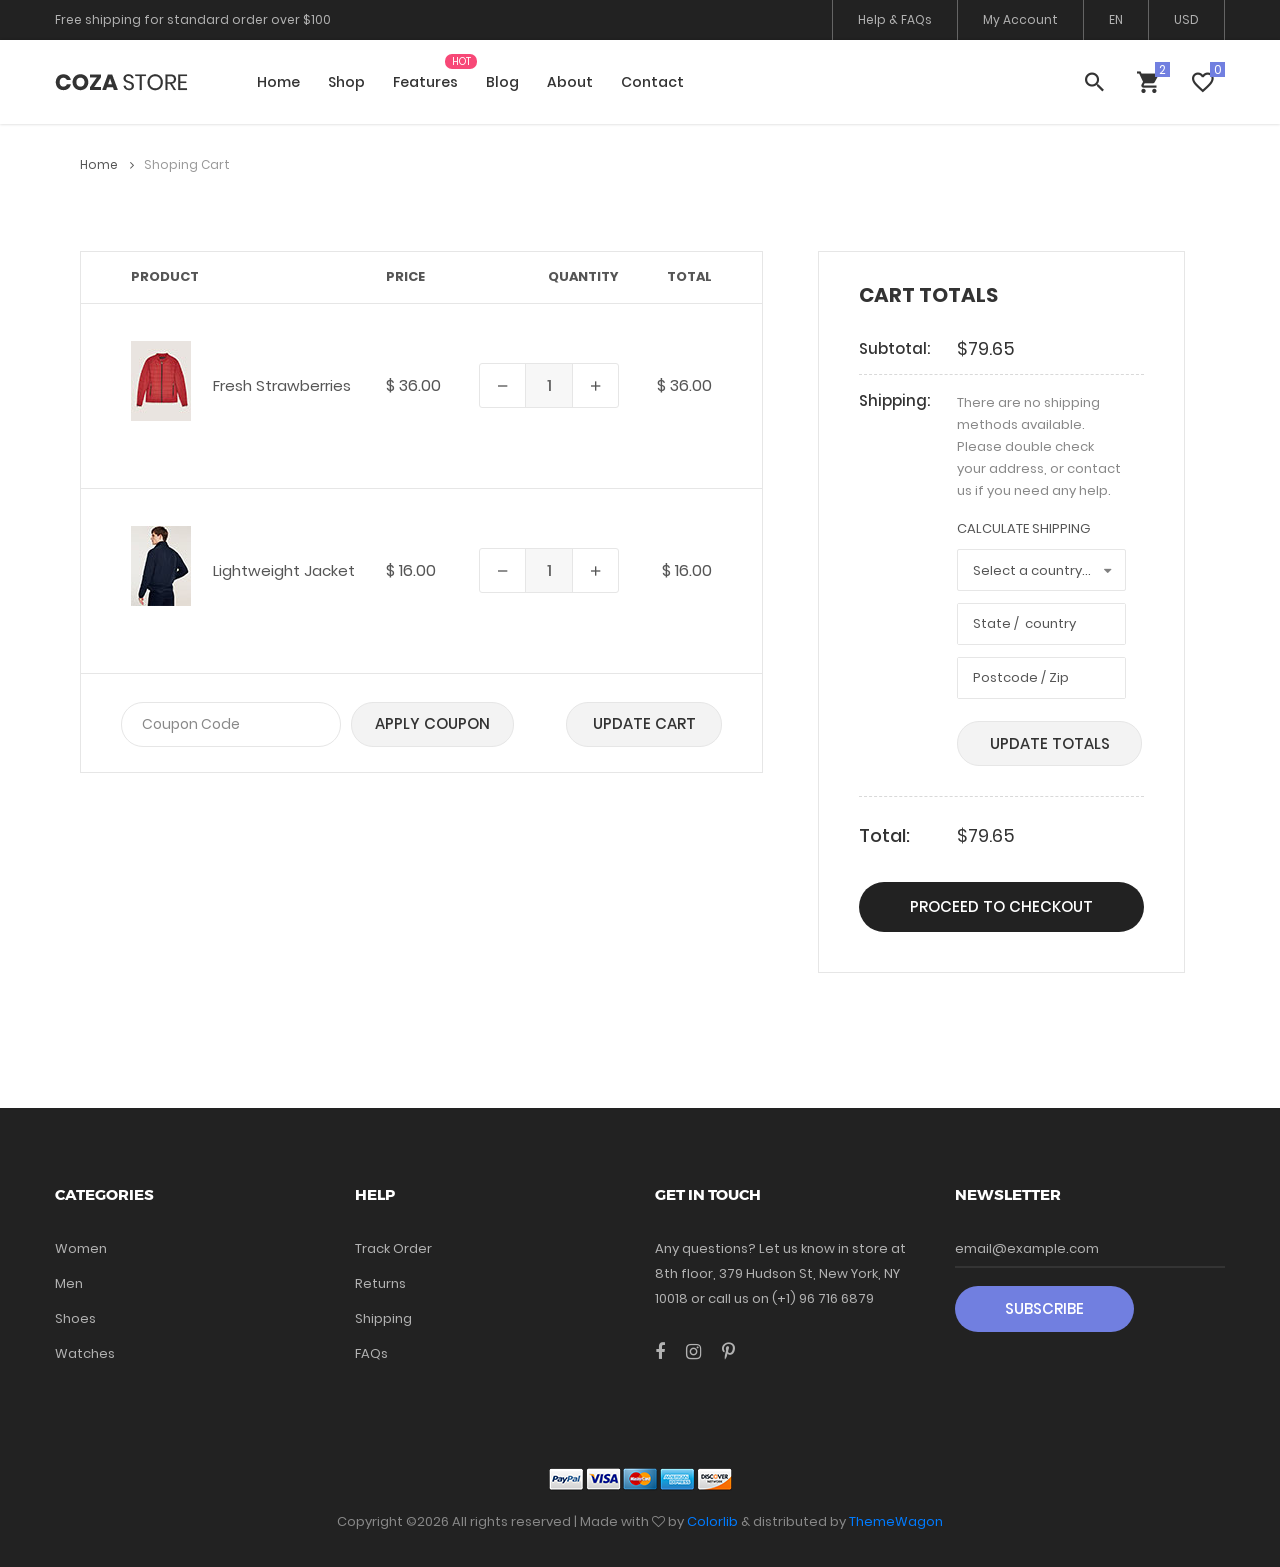
<file: cozastore-master/shoping-cart.html>
<!DOCTYPE html>
<html lang="en">
<head>
	<title>Shoping Cart</title>
	<meta charset="UTF-8">
	<meta name="viewport" content="width=device-width, initial-scale=1">
<!--===============================================================================================-->	
	<link rel="icon" type="image/png" href="images/icons/favicon.png"/>
<!--===============================================================================================-->
	<link rel="stylesheet" type="text/css" href="vendor/bootstrap/css/bootstrap.min.css">
<!--===============================================================================================-->
	<link rel="stylesheet" type="text/css" href="fonts/font-awesome-4.7.0/css/font-awesome.min.css">
<!--===============================================================================================-->
	<link rel="stylesheet" type="text/css" href="fonts/iconic/css/material-design-iconic-font.min.css">
<!--===============================================================================================-->
	<link rel="stylesheet" type="text/css" href="fonts/linearicons-v1.0.0/icon-font.min.css">
<!--===============================================================================================-->
	<link rel="stylesheet" type="text/css" href="vendor/animate/animate.css">
<!--===============================================================================================-->	
	<link rel="stylesheet" type="text/css" href="vendor/css-hamburgers/hamburgers.min.css">
<!--===============================================================================================-->
	<link rel="stylesheet" type="text/css" href="vendor/animsition/css/animsition.min.css">
<!--===============================================================================================-->
	<link rel="stylesheet" type="text/css" href="vendor/select2/select2.min.css">
<!--===============================================================================================-->
	<link rel="stylesheet" type="text/css" href="vendor/perfect-scrollbar/perfect-scrollbar.css">
<!--===============================================================================================-->
	<link rel="stylesheet" type="text/css" href="css/util.css">
	<link rel="stylesheet" type="text/css" href="css/main.css">
<!--===============================================================================================-->
</head>
<body class="animsition">
	
	<!-- Header -->
	<header class="header-v4">
		<!-- Header desktop -->
		<div class="container-menu-desktop">
			<!-- Topbar -->
			<div class="top-bar">
				<div class="content-topbar flex-sb-m h-full container">
					<div class="left-top-bar">
						Free shipping for standard order over $100
					</div>

					<div class="right-top-bar flex-w h-full">
						<a href="#" class="flex-c-m trans-04 p-lr-25">
							Help & FAQs
						</a>

						<a href="#" class="flex-c-m trans-04 p-lr-25">
							My Account
						</a>

						<a href="#" class="flex-c-m trans-04 p-lr-25">
							EN
						</a>

						<a href="#" class="flex-c-m trans-04 p-lr-25">
							USD
						</a>
					</div>
				</div>
			</div>

			<div class="wrap-menu-desktop how-shadow1">
				<nav class="limiter-menu-desktop container">
					
					<!-- Logo desktop -->		
					<a href="#" class="logo">
						<img src="images/icons/logo-01.png" alt="IMG-LOGO">
					</a>

					<!-- Menu desktop -->
					<div class="menu-desktop">
						<ul class="main-menu">
							<li>
								<a href="index.html">Home</a>
								<ul class="sub-menu">
									<li><a href="index.html">Homepage 1</a></li>
									<li><a href="home-02.html">Homepage 2</a></li>
									<li><a href="home-03.html">Homepage 3</a></li>
								</ul>
							</li>

							<li>
								<a href="product.html">Shop</a>
							</li>

							<li class="label1" data-label1="hot">
								<a href="shoping-cart.html">Features</a>
							</li>

							<li>
								<a href="blog.html">Blog</a>
							</li>

							<li>
								<a href="about.html">About</a>
							</li>

							<li>
								<a href="contact.html">Contact</a>
							</li>
						</ul>
					</div>	

					<!-- Icon header -->
					<div class="wrap-icon-header flex-w flex-r-m">
						<div class="icon-header-item cl2 hov-cl1 trans-04 p-l-22 p-r-11 js-show-modal-search">
							<i class="zmdi zmdi-search"></i>
						</div>

						<div class="icon-header-item cl2 hov-cl1 trans-04 p-l-22 p-r-11 icon-header-noti js-show-cart" data-notify="2">
							<i class="zmdi zmdi-shopping-cart"></i>
						</div>

						<a href="#" class="icon-header-item cl2 hov-cl1 trans-04 p-l-22 p-r-11 icon-header-noti" data-notify="0">
							<i class="zmdi zmdi-favorite-outline"></i>
						</a>
					</div>
				</nav>
			</div>	
		</div>

		<!-- Header Mobile -->
		<div class="wrap-header-mobile">
			<!-- Logo moblie -->		
			<div class="logo-mobile">
				<a href="index.html"><img src="images/icons/logo-01.png" alt="IMG-LOGO"></a>
			</div>

			<!-- Icon header -->
			<div class="wrap-icon-header flex-w flex-r-m m-r-15">
				<div class="icon-header-item cl2 hov-cl1 trans-04 p-r-11 js-show-modal-search">
					<i class="zmdi zmdi-search"></i>
				</div>

				<div class="icon-header-item cl2 hov-cl1 trans-04 p-r-11 p-l-10 icon-header-noti js-show-cart" data-notify="2">
					<i class="zmdi zmdi-shopping-cart"></i>
				</div>

				<a href="#" class="dis-block icon-header-item cl2 hov-cl1 trans-04 p-r-11 p-l-10 icon-header-noti" data-notify="0">
					<i class="zmdi zmdi-favorite-outline"></i>
				</a>
			</div>

			<!-- Button show menu -->
			<div class="btn-show-menu-mobile hamburger hamburger--squeeze">
				<span class="hamburger-box">
					<span class="hamburger-inner"></span>
				</span>
			</div>
		</div>


		<!-- Menu Mobile -->
		<div class="menu-mobile">
			<ul class="topbar-mobile">
				<li>
					<div class="left-top-bar">
						Free shipping for standard order over $100
					</div>
				</li>

				<li>
					<div class="right-top-bar flex-w h-full">
						<a href="#" class="flex-c-m p-lr-10 trans-04">
							Help & FAQs
						</a>

						<a href="#" class="flex-c-m p-lr-10 trans-04">
							My Account
						</a>

						<a href="#" class="flex-c-m p-lr-10 trans-04">
							EN
						</a>

						<a href="#" class="flex-c-m p-lr-10 trans-04">
							USD
						</a>
					</div>
				</li>
			</ul>

			<ul class="main-menu-m">
				<li>
					<a href="index.html">Home</a>
					<ul class="sub-menu-m">
						<li><a href="index.html">Homepage 1</a></li>
						<li><a href="home-02.html">Homepage 2</a></li>
						<li><a href="home-03.html">Homepage 3</a></li>
					</ul>
					<span class="arrow-main-menu-m">
						<i class="fa fa-angle-right" aria-hidden="true"></i>
					</span>
				</li>

				<li>
					<a href="product.html">Shop</a>
				</li>

				<li>
					<a href="shoping-cart.html" class="label1 rs1" data-label1="hot">Features</a>
				</li>

				<li>
					<a href="blog.html">Blog</a>
				</li>

				<li>
					<a href="about.html">About</a>
				</li>

				<li>
					<a href="contact.html">Contact</a>
				</li>
			</ul>
		</div>

		<!-- Modal Search -->
		<div class="modal-search-header flex-c-m trans-04 js-hide-modal-search">
			<div class="container-search-header">
				<button class="flex-c-m btn-hide-modal-search trans-04 js-hide-modal-search">
					<img src="images/icons/icon-close2.png" alt="CLOSE">
				</button>

				<form class="wrap-search-header flex-w p-l-15">
					<button class="flex-c-m trans-04">
						<i class="zmdi zmdi-search"></i>
					</button>
					<input class="plh3" type="text" name="search" placeholder="Search...">
				</form>
			</div>
		</div>
	</header>

	<!-- Cart -->
	<div class="wrap-header-cart js-panel-cart">
		<div class="s-full js-hide-cart"></div>

		<div class="header-cart flex-col-l p-l-65 p-r-25">
			<div class="header-cart-title flex-w flex-sb-m p-b-8">
				<span class="mtext-103 cl2">
					Your Cart
				</span>

				<div class="fs-35 lh-10 cl2 p-lr-5 pointer hov-cl1 trans-04 js-hide-cart">
					<i class="zmdi zmdi-close"></i>
				</div>
			</div>
			
			<div class="header-cart-content flex-w js-pscroll">
				<ul class="header-cart-wrapitem w-full">
					<li class="header-cart-item flex-w flex-t m-b-12">
						<div class="header-cart-item-img">
							<img src="images/item-cart-01.jpg" alt="IMG">
						</div>

						<div class="header-cart-item-txt p-t-8">
							<a href="#" class="header-cart-item-name m-b-18 hov-cl1 trans-04">
								White Shirt Pleat
							</a>

							<span class="header-cart-item-info">
								1 x $19.00
							</span>
						</div>
					</li>

					<li class="header-cart-item flex-w flex-t m-b-12">
						<div class="header-cart-item-img">
							<img src="images/item-cart-02.jpg" alt="IMG">
						</div>

						<div class="header-cart-item-txt p-t-8">
							<a href="#" class="header-cart-item-name m-b-18 hov-cl1 trans-04">
								Converse All Star
							</a>

							<span class="header-cart-item-info">
								1 x $39.00
							</span>
						</div>
					</li>

					<li class="header-cart-item flex-w flex-t m-b-12">
						<div class="header-cart-item-img">
							<img src="images/item-cart-03.jpg" alt="IMG">
						</div>

						<div class="header-cart-item-txt p-t-8">
							<a href="#" class="header-cart-item-name m-b-18 hov-cl1 trans-04">
								Nixon Porter Leather
							</a>

							<span class="header-cart-item-info">
								1 x $17.00
							</span>
						</div>
					</li>
				</ul>
				
				<div class="w-full">
					<div class="header-cart-total w-full p-tb-40">
						Total: $75.00
					</div>

					<div class="header-cart-buttons flex-w w-full">
						<a href="shoping-cart.html" class="flex-c-m stext-101 cl0 size-107 bg3 bor2 hov-btn3 p-lr-15 trans-04 m-r-8 m-b-10">
							View Cart
						</a>

						<a href="shoping-cart.html" class="flex-c-m stext-101 cl0 size-107 bg3 bor2 hov-btn3 p-lr-15 trans-04 m-b-10">
							Check Out
						</a>
					</div>
				</div>
			</div>
		</div>
	</div>


	<!-- breadcrumb -->
	<div class="container">
		<div class="bread-crumb flex-w p-l-25 p-r-15 p-t-30 p-lr-0-lg">
			<a href="index.html" class="stext-109 cl8 hov-cl1 trans-04">
				Home
				<i class="fa fa-angle-right m-l-9 m-r-10" aria-hidden="true"></i>
			</a>

			<span class="stext-109 cl4">
				Shoping Cart
			</span>
		</div>
	</div>
		

	<!-- Shoping Cart -->
	<form class="bg0 p-t-75 p-b-85">
		<div class="container">
			<div class="row">
				<div class="col-lg-10 col-xl-7 m-lr-auto m-b-50">
					<div class="m-l-25 m-r--38 m-lr-0-xl">
						<div class="wrap-table-shopping-cart">
							<table class="table-shopping-cart">
								<tr class="table_head">
									<th class="column-1">Product</th>
									<th class="column-2"></th>
									<th class="column-3">Price</th>
									<th class="column-4">Quantity</th>
									<th class="column-5">Total</th>
								</tr>

								<tr class="table_row">
									<td class="column-1">
										<div class="how-itemcart1">
											<img src="images/item-cart-04.jpg" alt="IMG">
										</div>
									</td>
									<td class="column-2">Fresh Strawberries</td>
									<td class="column-3">$ 36.00</td>
									<td class="column-4">
										<div class="wrap-num-product flex-w m-l-auto m-r-0">
											<div class="btn-num-product-down cl8 hov-btn3 trans-04 flex-c-m">
												<i class="fs-16 zmdi zmdi-minus"></i>
											</div>

											<input class="mtext-104 cl3 txt-center num-product" type="number" name="num-product1" value="1">

											<div class="btn-num-product-up cl8 hov-btn3 trans-04 flex-c-m">
												<i class="fs-16 zmdi zmdi-plus"></i>
											</div>
										</div>
									</td>
									<td class="column-5">$ 36.00</td>
								</tr>

								<tr class="table_row">
									<td class="column-1">
										<div class="how-itemcart1">
											<img src="images/item-cart-05.jpg" alt="IMG">
										</div>
									</td>
									<td class="column-2">Lightweight Jacket</td>
									<td class="column-3">$ 16.00</td>
									<td class="column-4">
										<div class="wrap-num-product flex-w m-l-auto m-r-0">
											<div class="btn-num-product-down cl8 hov-btn3 trans-04 flex-c-m">
												<i class="fs-16 zmdi zmdi-minus"></i>
											</div>

											<input class="mtext-104 cl3 txt-center num-product" type="number" name="num-product2" value="1">

											<div class="btn-num-product-up cl8 hov-btn3 trans-04 flex-c-m">
												<i class="fs-16 zmdi zmdi-plus"></i>
											</div>
										</div>
									</td>
									<td class="column-5">$ 16.00</td>
								</tr>
							</table>
						</div>

						<div class="flex-w flex-sb-m bor15 p-t-18 p-b-15 p-lr-40 p-lr-15-sm">
							<div class="flex-w flex-m m-r-20 m-tb-5">
								<input class="stext-104 cl2 plh4 size-117 bor13 p-lr-20 m-r-10 m-tb-5" type="text" name="coupon" placeholder="Coupon Code">
									
								<div class="flex-c-m stext-101 cl2 size-118 bg8 bor13 hov-btn3 p-lr-15 trans-04 pointer m-tb-5">
									Apply coupon
								</div>
							</div>

							<div class="flex-c-m stext-101 cl2 size-119 bg8 bor13 hov-btn3 p-lr-15 trans-04 pointer m-tb-10">
								Update Cart
							</div>
						</div>
					</div>
				</div>

				<div class="col-sm-10 col-lg-7 col-xl-5 m-lr-auto m-b-50">
					<div class="bor10 p-lr-40 p-t-30 p-b-40 m-l-63 m-r-40 m-lr-0-xl p-lr-15-sm">
						<h4 class="mtext-109 cl2 p-b-30">
							Cart Totals
						</h4>

						<div class="flex-w flex-t bor12 p-b-13">
							<div class="size-208">
								<span class="stext-110 cl2">
									Subtotal:
								</span>
							</div>

							<div class="size-209">
								<span class="mtext-110 cl2">
									$79.65
								</span>
							</div>
						</div>

						<div class="flex-w flex-t bor12 p-t-15 p-b-30">
							<div class="size-208 w-full-ssm">
								<span class="stext-110 cl2">
									Shipping:
								</span>
							</div>

							<div class="size-209 p-r-18 p-r-0-sm w-full-ssm">
								<p class="stext-111 cl6 p-t-2">
									There are no shipping methods available. Please double check your address, or contact us if you need any help.
								</p>
								
								<div class="p-t-15">
									<span class="stext-112 cl8">
										Calculate Shipping
									</span>

									<div class="rs1-select2 rs2-select2 bor8 bg0 m-b-12 m-t-9">
										<select class="js-select2" name="time">
											<option>Select a country...</option>
											<option>USA</option>
											<option>UK</option>
										</select>
										<div class="dropDownSelect2"></div>
									</div>

									<div class="bor8 bg0 m-b-12">
										<input class="stext-111 cl8 plh3 size-111 p-lr-15" type="text" name="state" placeholder="State /  country">
									</div>

									<div class="bor8 bg0 m-b-22">
										<input class="stext-111 cl8 plh3 size-111 p-lr-15" type="text" name="postcode" placeholder="Postcode / Zip">
									</div>
									
									<div class="flex-w">
										<div class="flex-c-m stext-101 cl2 size-115 bg8 bor13 hov-btn3 p-lr-15 trans-04 pointer">
											Update Totals
										</div>
									</div>
										
								</div>
							</div>
						</div>

						<div class="flex-w flex-t p-t-27 p-b-33">
							<div class="size-208">
								<span class="mtext-101 cl2">
									Total:
								</span>
							</div>

							<div class="size-209 p-t-1">
								<span class="mtext-110 cl2">
									$79.65
								</span>
							</div>
						</div>

						<button class="flex-c-m stext-101 cl0 size-116 bg3 bor14 hov-btn3 p-lr-15 trans-04 pointer">
							Proceed to Checkout
						</button>
					</div>
				</div>
			</div>
		</div>
	</form>
		
	
		

	<!-- Footer -->
	<footer class="bg3 p-t-75 p-b-32">
		<div class="container">
			<div class="row">
				<div class="col-sm-6 col-lg-3 p-b-50">
					<h4 class="stext-301 cl0 p-b-30">
						Categories
					</h4>

					<ul>
						<li class="p-b-10">
							<a href="#" class="stext-107 cl7 hov-cl1 trans-04">
								Women
							</a>
						</li>

						<li class="p-b-10">
							<a href="#" class="stext-107 cl7 hov-cl1 trans-04">
								Men
							</a>
						</li>

						<li class="p-b-10">
							<a href="#" class="stext-107 cl7 hov-cl1 trans-04">
								Shoes
							</a>
						</li>

						<li class="p-b-10">
							<a href="#" class="stext-107 cl7 hov-cl1 trans-04">
								Watches
							</a>
						</li>
					</ul>
				</div>

				<div class="col-sm-6 col-lg-3 p-b-50">
					<h4 class="stext-301 cl0 p-b-30">
						Help
					</h4>

					<ul>
						<li class="p-b-10">
							<a href="#" class="stext-107 cl7 hov-cl1 trans-04">
								Track Order
							</a>
						</li>

						<li class="p-b-10">
							<a href="#" class="stext-107 cl7 hov-cl1 trans-04">
								Returns 
							</a>
						</li>

						<li class="p-b-10">
							<a href="#" class="stext-107 cl7 hov-cl1 trans-04">
								Shipping
							</a>
						</li>

						<li class="p-b-10">
							<a href="#" class="stext-107 cl7 hov-cl1 trans-04">
								FAQs
							</a>
						</li>
					</ul>
				</div>

				<div class="col-sm-6 col-lg-3 p-b-50">
					<h4 class="stext-301 cl0 p-b-30">
						GET IN TOUCH
					</h4>

					<p class="stext-107 cl7 size-201">
						Any questions? Let us know in store at 8th floor, 379 Hudson St, New York, NY 10018 or call us on (+1) 96 716 6879
					</p>

					<div class="p-t-27">
						<a href="#" class="fs-18 cl7 hov-cl1 trans-04 m-r-16">
							<i class="fa fa-facebook"></i>
						</a>

						<a href="#" class="fs-18 cl7 hov-cl1 trans-04 m-r-16">
							<i class="fa fa-instagram"></i>
						</a>

						<a href="#" class="fs-18 cl7 hov-cl1 trans-04 m-r-16">
							<i class="fa fa-pinterest-p"></i>
						</a>
					</div>
				</div>

				<div class="col-sm-6 col-lg-3 p-b-50">
					<h4 class="stext-301 cl0 p-b-30">
						Newsletter
					</h4>

					<form>
						<div class="wrap-input1 w-full p-b-4">
							<input class="input1 bg-none plh1 stext-107 cl7" type="text" name="email" placeholder="email@example.com">
							<div class="focus-input1 trans-04"></div>
						</div>

						<div class="p-t-18">
							<button class="flex-c-m stext-101 cl0 size-103 bg1 bor1 hov-btn2 p-lr-15 trans-04">
								Subscribe
							</button>
						</div>
					</form>
				</div>
			</div>

			<div class="p-t-40">
				<div class="flex-c-m flex-w p-b-18">
					<a href="#" class="m-all-1">
						<img src="images/icons/icon-pay-01.png" alt="ICON-PAY">
					</a>

					<a href="#" class="m-all-1">
						<img src="images/icons/icon-pay-02.png" alt="ICON-PAY">
					</a>

					<a href="#" class="m-all-1">
						<img src="images/icons/icon-pay-03.png" alt="ICON-PAY">
					</a>

					<a href="#" class="m-all-1">
						<img src="images/icons/icon-pay-04.png" alt="ICON-PAY">
					</a>

					<a href="#" class="m-all-1">
						<img src="images/icons/icon-pay-05.png" alt="ICON-PAY">
					</a>
				</div>

				<p class="stext-107 cl6 txt-center">
					<!-- Link back to Colorlib can't be removed. Template is licensed under CC BY 3.0. -->
Copyright &copy;<script>document.write(new Date().getFullYear());</script> All rights reserved | Made with <i class="fa fa-heart-o" aria-hidden="true"></i> by <a href="https://colorlib.com" target="_blank">Colorlib</a> &amp; distributed by <a href="https://themewagon.com" target="_blank">ThemeWagon</a>
<!-- Link back to Colorlib can't be removed. Template is licensed under CC BY 3.0. -->

				</p>
			</div>
		</div>
	</footer>


	<!-- Back to top -->
	<div class="btn-back-to-top" id="myBtn">
		<span class="symbol-btn-back-to-top">
			<i class="zmdi zmdi-chevron-up"></i>
		</span>
	</div>

<!--===============================================================================================-->	
	<script src="vendor/jquery/jquery-3.2.1.min.js"></script>
<!--===============================================================================================-->
	<script src="vendor/animsition/js/animsition.min.js"></script>
<!--===============================================================================================-->
	<script src="vendor/bootstrap/js/popper.js"></script>
	<script src="vendor/bootstrap/js/bootstrap.min.js"></script>
<!--===============================================================================================-->
	<script src="vendor/select2/select2.min.js"></script>
	<script>
		$(".js-select2").each(function(){
			$(this).select2({
				minimumResultsForSearch: 20,
				dropdownParent: $(this).next('.dropDownSelect2')
			});
		})
	</script>
<!--===============================================================================================-->
	<script src="vendor/MagnificPopup/jquery.magnific-popup.min.js"></script>
<!--===============================================================================================-->
	<script src="vendor/perfect-scrollbar/perfect-scrollbar.min.js"></script>
	<script>
		$('.js-pscroll').each(function(){
			$(this).css('position','relative');
			$(this).css('overflow','hidden');
			var ps = new PerfectScrollbar(this, {
				wheelSpeed: 1,
				scrollingThreshold: 1000,
				wheelPropagation: false,
			});

			$(window).on('resize', function(){
				ps.update();
			})
		});
	</script>
<!--===============================================================================================-->
	<script src="js/main.js"></script>

</body>
</html>
</file>
<file: cozastore-master/vendor/daterangepicker/daterangepicker.css>
.daterangepicker {
  position: absolute;
  color: inherit;
  background-color: #fff;
  border-radius: 4px;
  width: 278px;
  padding: 4px;
  margin-top: 1px;
  top: 100px;
  left: 20px;
  /* Calendars */ }
  .daterangepicker:before, .daterangepicker:after {
    position: absolute;
    display: inline-block;
    border-bottom-color: rgba(0, 0, 0, 0.2);
    content: ''; }
  .daterangepicker:before {
    top: -7px;
    border-right: 7px solid transparent;
    border-left: 7px solid transparent;
    border-bottom: 7px solid #ccc; }
  .daterangepicker:after {
    top: -6px;
    border-right: 6px solid transparent;
    border-bottom: 6px solid #fff;
    border-left: 6px solid transparent; }
  .daterangepicker.opensleft:before {
    right: 9px; }
  .daterangepicker.opensleft:after {
    right: 10px; }
  .daterangepicker.openscenter:before {
    left: 0;
    right: 0;
    width: 0;
    margin-left: auto;
    margin-right: auto; }
  .daterangepicker.openscenter:after {
    left: 0;
    right: 0;
    width: 0;
    margin-left: auto;
    margin-right: auto; }
  .daterangepicker.opensright:before {
    left: 9px; }
  .daterangepicker.opensright:after {
    left: 10px; }
  .daterangepicker.dropup {
    margin-top: -5px; }
    .daterangepicker.dropup:before {
      top: initial;
      bottom: -7px;
      border-bottom: initial;
      border-top: 7px solid #ccc; }
    .daterangepicker.dropup:after {
      top: initial;
      bottom: -6px;
      border-bottom: initial;
      border-top: 6px solid #fff; }
  .daterangepicker.dropdown-menu {
    max-width: none;
    z-index: 3001; }
  .daterangepicker.single .ranges, .daterangepicker.single .calendar {
    float: none; }
  .daterangepicker.show-calendar .calendar {
    display: block; }
  .daterangepicker .calendar {
    display: none;
    max-width: 270px;
    margin: 4px; }
    .daterangepicker .calendar.single .calendar-table {
      border: none; }
    .daterangepicker .calendar th, .daterangepicker .calendar td {
      white-space: nowrap;
      text-align: center;
      min-width: 32px; }
  .daterangepicker .calendar-table {
    border: 1px solid #fff;
    padding: 4px;
    border-radius: 4px;
    background-color: #fff; }
  .daterangepicker table {
    width: 100%;
    margin: 0; }
  .daterangepicker td, .daterangepicker th {
    text-align: center;
    width: 20px;
    height: 20px;
    border-radius: 4px;
    border: 1px solid transparent;
    white-space: nowrap;
    cursor: pointer; }
    .daterangepicker td.available:hover, .daterangepicker th.available:hover {
      background-color: #eee;
      border-color: transparent;
      color: inherit; }
    .daterangepicker td.week, .daterangepicker th.week {
      font-size: 80%;
      color: #ccc; }
  .daterangepicker td.off, .daterangepicker td.off.in-range, .daterangepicker td.off.start-date, .daterangepicker td.off.end-date {
    background-color: #fff;
    border-color: transparent;
    color: #999; }
  .daterangepicker td.in-range {
    background-color: #ebf4f8;
    border-color: transparent;
    color: #000;
    border-radius: 0; }
  .daterangepicker td.start-date {
    border-radius: 4px 0 0 4px; }
  .daterangepicker td.end-date {
    border-radius: 0 4px 4px 0; }
  .daterangepicker td.start-date.end-date {
    border-radius: 4px; }
  .daterangepicker td.active, .daterangepicker td.active:hover {
    background-color: #357ebd;
    border-color: transparent;
    color: #fff; }
  .daterangepicker th.month {
    width: auto; }
  .daterangepicker td.disabled, .daterangepicker option.disabled {
    color: #999;
    cursor: not-allowed;
    text-decoration: line-through; }
  .daterangepicker select.monthselect, .daterangepicker select.yearselect {
    font-size: 12px;
    padding: 1px;
    height: auto;
    margin: 0;
    cursor: default; }
  .daterangepicker select.monthselect {
    margin-right: 2%;
    width: 56%; }
  .daterangepicker select.yearselect {
    width: 40%; }
  .daterangepicker select.hourselect, .daterangepicker select.minuteselect, .daterangepicker select.secondselect, .daterangepicker select.ampmselect {
    width: 50px;
    margin-bottom: 0; }
  .daterangepicker .input-mini {
    border: 1px solid #ccc;
    border-radius: 4px;
    color: #555;
    height: 30px;
    line-height: 30px;
    display: block;
    vertical-align: middle;
    margin: 0 0 5px 0;
    padding: 0 6px 0 28px;
    width: 100%; }
    .daterangepicker .input-mini.active {
      border: 1px solid #08c;
      border-radius: 4px; }
  .daterangepicker .daterangepicker_input {
    position: relative; }
    .daterangepicker .daterangepicker_input i {
      position: absolute;
      left: 8px;
      top: 8px; }
  .daterangepicker.rtl .input-mini {
    padding-right: 28px;
    padding-left: 6px; }
  .daterangepicker.rtl .daterangepicker_input i {
    left: auto;
    right: 8px; }
  .daterangepicker .calendar-time {
    text-align: center;
    margin: 5px auto;
    line-height: 30px;
    position: relative;
    padding-left: 28px; }
    .daterangepicker .calendar-time select.disabled {
      color: #ccc;
      cursor: not-allowed; }

.ranges {
  font-size: 11px;
  float: none;
  margin: 4px;
  text-align: left; }
  .ranges ul {
    list-style: none;
    margin: 0 auto;
    padding: 0;
    width: 100%; }
  .ranges li {
    font-size: 13px;
    background-color: #f5f5f5;
    border: 1px solid #f5f5f5;
    border-radius: 4px;
    color: #08c;
    padding: 3px 12px;
    margin-bottom: 8px;
    cursor: pointer; }
    .ranges li:hover {
      background-color: #08c;
      border: 1px solid #08c;
      color: #fff; }
    .ranges li.active {
      background-color: #08c;
      border: 1px solid #08c;
      color: #fff; }

/*  Larger Screen Styling */
@media (min-width: 564px) {
  .daterangepicker {
    width: auto; }
    .daterangepicker .ranges ul {
      width: 160px; }
    .daterangepicker.single .ranges ul {
      width: 100%; }
    .daterangepicker.single .calendar.left {
      clear: none; }
    .daterangepicker.single.ltr .ranges, .daterangepicker.single.ltr .calendar {
      float: left; }
    .daterangepicker.single.rtl .ranges, .daterangepicker.single.rtl .calendar {
      float: right; }
    .daterangepicker.ltr {
      direction: ltr;
      text-align: left; }
      .daterangepicker.ltr .calendar.left {
        clear: left;
        margin-right: 0; }
        .daterangepicker.ltr .calendar.left .calendar-table {
          border-right: none;
          border-top-right-radius: 0;
          border-bottom-right-radius: 0; }
      .daterangepicker.ltr .calendar.right {
        margin-left: 0; }
        .daterangepicker.ltr .calendar.right .calendar-table {
          border-left: none;
          border-top-left-radius: 0;
          border-bottom-left-radius: 0; }
      .daterangepicker.ltr .left .daterangepicker_input {
        padding-right: 12px; }
      .daterangepicker.ltr .calendar.left .calendar-table {
        padding-right: 12px; }
      .daterangepicker.ltr .ranges, .daterangepicker.ltr .calendar {
        float: left; }
    .daterangepicker.rtl {
      direction: rtl;
      text-align: right; }
      .daterangepicker.rtl .calendar.left {
        clear: right;
        margin-left: 0; }
        .daterangepicker.rtl .calendar.left .calendar-table {
          border-left: none;
          border-top-left-radius: 0;
          border-bottom-left-radius: 0; }
      .daterangepicker.rtl .calendar.right {
        margin-right: 0; }
        .daterangepicker.rtl .calendar.right .calendar-table {
          border-right: none;
          border-top-right-radius: 0;
          border-bottom-right-radius: 0; }
      .daterangepicker.rtl .left .daterangepicker_input {
        padding-left: 12px; }
      .daterangepicker.rtl .calendar.left .calendar-table {
        padding-left: 12px; }
      .daterangepicker.rtl .ranges, .daterangepicker.rtl .calendar {
        text-align: right;
        float: right; } }
@media (min-width: 730px) {
  .daterangepicker .ranges {
    width: auto; }
  .daterangepicker.ltr .ranges {
    float: left; }
  .daterangepicker.rtl .ranges {
    float: right; }
  .daterangepicker .calendar.left {
    clear: none !important; } }
</file>
<file: cozastore-master/vendor/perfect-scrollbar/perfect-scrollbar.css>
/*
 * Container style
 */
.ps {
  overflow: hidden !important;
  overflow-anchor: none;
  -ms-overflow-style: none;
  touch-action: auto;
  -ms-touch-action: auto;
}

/*
 * Scrollbar rail styles
 */
.ps__rail-x {
  display: none;
  opacity: 0;
  transition: background-color .2s linear, opacity .2s linear;
  -webkit-transition: background-color .2s linear, opacity .2s linear;
  height: 15px;
  /* there must be 'bottom' or 'top' for ps__rail-x */
  bottom: 0px;
  /* please don't change 'position' */
  position: absolute;
}

.ps__rail-y {
  display: none;
  opacity: 0;
  transition: background-color .2s linear, opacity .2s linear;
  -webkit-transition: background-color .2s linear, opacity .2s linear;
  width: 15px;
  /* there must be 'right' or 'left' for ps__rail-y */
  right: 0;
  /* please don't change 'position' */
  position: absolute;
}

.ps--active-x > .ps__rail-x,
.ps--active-y > .ps__rail-y {
  display: block;
  background-color: transparent;
}

.ps:hover > .ps__rail-x,
.ps:hover > .ps__rail-y,
.ps--focus > .ps__rail-x,
.ps--focus > .ps__rail-y,
.ps--scrolling-x > .ps__rail-x,
.ps--scrolling-y > .ps__rail-y {
  opacity: 0.6;
}

.ps__rail-x:hover,
.ps__rail-y:hover,
.ps__rail-x:focus,
.ps__rail-y:focus {
  background-color: #eee;
  opacity: 0.9;
}

/*
 * Scrollbar thumb styles
 */
.ps__thumb-x {
  background-color: #aaa;
  border-radius: 6px;
  transition: background-color .2s linear, height .2s ease-in-out;
  -webkit-transition: background-color .2s linear, height .2s ease-in-out;
  height: 6px;
  /* there must be 'bottom' for ps__thumb-x */
  bottom: 2px;
  /* please don't change 'position' */
  position: absolute;
}

.ps__thumb-y {
  background-color: #aaa;
  border-radius: 6px;
  transition: background-color .2s linear, width .2s ease-in-out;
  -webkit-transition: background-color .2s linear, width .2s ease-in-out;
  width: 6px;
  /* there must be 'right' for ps__thumb-y */
  right: 2px;
  /* please don't change 'position' */
  position: absolute;
}

.ps__rail-x:hover > .ps__thumb-x,
.ps__rail-x:focus > .ps__thumb-x {
  background-color: #999;
  height: 11px;
}

.ps__rail-y:hover > .ps__thumb-y,
.ps__rail-y:focus > .ps__thumb-y {
  background-color: #999;
  width: 11px;
}

/* MS supports */
@supports (-ms-overflow-style: none) {
  .ps {
    overflow: auto !important;
  }
}

@media screen and (-ms-high-contrast: active), (-ms-high-contrast: none) {
  .ps {
    overflow: auto !important;
  }
}
</file>
<file: cozastore-master/css/util.css>
/*//////////////////////////////////////////////////////////////////
[ REBOOT ]*/
*, *:before, *:after {
	margin: 0px; 
	padding: 0px; 
	-webkit-box-sizing: border-box;
	-moz-box-sizing: border-box;
	box-sizing: border-box;
}

body, html {
	font-family: Arial, sans-serif;
	font-size: 15px;
	color: #666666;

	height: 100%;
	background-color: #fff;
	-webkit-box-sizing: border-box;
	-moz-box-sizing: border-box;
	box-sizing: border-box;
}

/*---------------------------------------------*/
a:focus {outline: none;}
a:hover {text-decoration: none;}

/*---------------------------------------------*/
h1,h2,h3,h4,h5,h6,p {margin: 0px;}

ul, li {
	margin: 0px;
	list-style-type: none;
}


/*---------------------------------------------*/
input, textarea, label {
	display: block;
	outline: none;
	border: none;
}

/*---------------------------------------------*/
button {
	outline: none;
	border: none;
	background: transparent;
	cursor: pointer;
}

button:focus {outline: none;}

iframe {border: none;}


/*//////////////////////////////////////////////////////////////////
[ FONT SIZE ]*/
.fs-1 {font-size: 1px;}
.fs-2 {font-size: 2px;}
.fs-3 {font-size: 3px;}
.fs-4 {font-size: 4px;}
.fs-5 {font-size: 5px;}
.fs-6 {font-size: 6px;}
.fs-7 {font-size: 7px;}
.fs-8 {font-size: 8px;}
.fs-9 {font-size: 9px;}
.fs-10 {font-size: 10px;}
.fs-11 {font-size: 11px;}
.fs-12 {font-size: 12px;}
.fs-13 {font-size: 13px;}
.fs-14 {font-size: 14px;}
.fs-15 {font-size: 15px;}
.fs-16 {font-size: 16px;}
.fs-17 {font-size: 17px;}
.fs-18 {font-size: 18px;}
.fs-19 {font-size: 19px;}
.fs-20 {font-size: 20px;}
.fs-21 {font-size: 21px;}
.fs-22 {font-size: 22px;}
.fs-23 {font-size: 23px;}
.fs-24 {font-size: 24px;}
.fs-25 {font-size: 25px;}
.fs-26 {font-size: 26px;}
.fs-27 {font-size: 27px;}
.fs-28 {font-size: 28px;}
.fs-29 {font-size: 29px;}
.fs-30 {font-size: 30px;}
.fs-31 {font-size: 31px;}
.fs-32 {font-size: 32px;}
.fs-33 {font-size: 33px;}
.fs-34 {font-size: 34px;}
.fs-35 {font-size: 35px;}
.fs-36 {font-size: 36px;}
.fs-37 {font-size: 37px;}
.fs-38 {font-size: 38px;}
.fs-39 {font-size: 39px;}
.fs-40 {font-size: 40px;}
.fs-41 {font-size: 41px;}
.fs-42 {font-size: 42px;}
.fs-43 {font-size: 43px;}
.fs-44 {font-size: 44px;}
.fs-45 {font-size: 45px;}
.fs-46 {font-size: 46px;}
.fs-47 {font-size: 47px;}
.fs-48 {font-size: 48px;}
.fs-49 {font-size: 49px;}
.fs-50 {font-size: 50px;}
.fs-51 {font-size: 51px;}
.fs-52 {font-size: 52px;}
.fs-53 {font-size: 53px;}
.fs-54 {font-size: 54px;}
.fs-55 {font-size: 55px;}
.fs-56 {font-size: 56px;}
.fs-57 {font-size: 57px;}
.fs-58 {font-size: 58px;}
.fs-59 {font-size: 59px;}
.fs-60 {font-size: 60px;}
.fs-61 {font-size: 61px;}
.fs-62 {font-size: 62px;}
.fs-63 {font-size: 63px;}
.fs-64 {font-size: 64px;}
.fs-65 {font-size: 65px;}
.fs-66 {font-size: 66px;}
.fs-67 {font-size: 67px;}
.fs-68 {font-size: 68px;}
.fs-69 {font-size: 69px;}
.fs-70 {font-size: 70px;}
.fs-71 {font-size: 71px;}
.fs-72 {font-size: 72px;}
.fs-73 {font-size: 73px;}
.fs-74 {font-size: 74px;}
.fs-75 {font-size: 75px;}
.fs-76 {font-size: 76px;}
.fs-77 {font-size: 77px;}
.fs-78 {font-size: 78px;}
.fs-79 {font-size: 79px;}
.fs-80 {font-size: 80px;}
.fs-81 {font-size: 81px;}
.fs-82 {font-size: 82px;}
.fs-83 {font-size: 83px;}
.fs-84 {font-size: 84px;}
.fs-85 {font-size: 85px;}
.fs-86 {font-size: 86px;}
.fs-87 {font-size: 87px;}
.fs-88 {font-size: 88px;}
.fs-89 {font-size: 89px;}
.fs-90 {font-size: 90px;}
.fs-91 {font-size: 91px;}
.fs-92 {font-size: 92px;}
.fs-93 {font-size: 93px;}
.fs-94 {font-size: 94px;}
.fs-95 {font-size: 95px;}
.fs-96 {font-size: 96px;}
.fs-97 {font-size: 97px;}
.fs-98 {font-size: 98px;}
.fs-99 {font-size: 99px;}
.fs-100 {font-size: 100px;}
.fs-101 {font-size: 101px;}
.fs-102 {font-size: 102px;}
.fs-103 {font-size: 103px;}
.fs-104 {font-size: 104px;}
.fs-105 {font-size: 105px;}
.fs-106 {font-size: 106px;}
.fs-107 {font-size: 107px;}
.fs-108 {font-size: 108px;}
.fs-109 {font-size: 109px;}
.fs-110 {font-size: 110px;}
.fs-111 {font-size: 111px;}
.fs-112 {font-size: 112px;}
.fs-113 {font-size: 113px;}
.fs-114 {font-size: 114px;}
.fs-115 {font-size: 115px;}
.fs-116 {font-size: 116px;}
.fs-117 {font-size: 117px;}
.fs-118 {font-size: 118px;}
.fs-119 {font-size: 119px;}
.fs-120 {font-size: 120px;}
.fs-121 {font-size: 121px;}
.fs-122 {font-size: 122px;}
.fs-123 {font-size: 123px;}
.fs-124 {font-size: 124px;}
.fs-125 {font-size: 125px;}
.fs-126 {font-size: 126px;}
.fs-127 {font-size: 127px;}
.fs-128 {font-size: 128px;}
.fs-129 {font-size: 129px;}
.fs-130 {font-size: 130px;}
.fs-131 {font-size: 131px;}
.fs-132 {font-size: 132px;}
.fs-133 {font-size: 133px;}
.fs-134 {font-size: 134px;}
.fs-135 {font-size: 135px;}
.fs-136 {font-size: 136px;}
.fs-137 {font-size: 137px;}
.fs-138 {font-size: 138px;}
.fs-139 {font-size: 139px;}
.fs-140 {font-size: 140px;}
.fs-141 {font-size: 141px;}
.fs-142 {font-size: 142px;}
.fs-143 {font-size: 143px;}
.fs-144 {font-size: 144px;}
.fs-145 {font-size: 145px;}
.fs-146 {font-size: 146px;}
.fs-147 {font-size: 147px;}
.fs-148 {font-size: 148px;}
.fs-149 {font-size: 149px;}
.fs-150 {font-size: 150px;}
.fs-151 {font-size: 151px;}
.fs-152 {font-size: 152px;}
.fs-153 {font-size: 153px;}
.fs-154 {font-size: 154px;}
.fs-155 {font-size: 155px;}
.fs-156 {font-size: 156px;}
.fs-157 {font-size: 157px;}
.fs-158 {font-size: 158px;}
.fs-159 {font-size: 159px;}
.fs-160 {font-size: 160px;}
.fs-161 {font-size: 161px;}
.fs-162 {font-size: 162px;}
.fs-163 {font-size: 163px;}
.fs-164 {font-size: 164px;}
.fs-165 {font-size: 165px;}
.fs-166 {font-size: 166px;}
.fs-167 {font-size: 167px;}
.fs-168 {font-size: 168px;}
.fs-169 {font-size: 169px;}
.fs-170 {font-size: 170px;}
.fs-171 {font-size: 171px;}
.fs-172 {font-size: 172px;}
.fs-173 {font-size: 173px;}
.fs-174 {font-size: 174px;}
.fs-175 {font-size: 175px;}
.fs-176 {font-size: 176px;}
.fs-177 {font-size: 177px;}
.fs-178 {font-size: 178px;}
.fs-179 {font-size: 179px;}
.fs-180 {font-size: 180px;}
.fs-181 {font-size: 181px;}
.fs-182 {font-size: 182px;}
.fs-183 {font-size: 183px;}
.fs-184 {font-size: 184px;}
.fs-185 {font-size: 185px;}
.fs-186 {font-size: 186px;}
.fs-187 {font-size: 187px;}
.fs-188 {font-size: 188px;}
.fs-189 {font-size: 189px;}
.fs-190 {font-size: 190px;}
.fs-191 {font-size: 191px;}
.fs-192 {font-size: 192px;}
.fs-193 {font-size: 193px;}
.fs-194 {font-size: 194px;}
.fs-195 {font-size: 195px;}
.fs-196 {font-size: 196px;}
.fs-197 {font-size: 197px;}
.fs-198 {font-size: 198px;}
.fs-199 {font-size: 199px;}
.fs-200 {font-size: 200px;}

/*//////////////////////////////////////////////////////////////////
[ PADDING ]*/
.p-t-0, .p-tb-0, .p-all-0 {padding-top: 0px;}
.p-t-1, .p-tb-1, .p-all-1 {padding-top: 1px;}
.p-t-2, .p-tb-2, .p-all-2 {padding-top: 2px;}
.p-t-3, .p-tb-3, .p-all-3 {padding-top: 3px;}
.p-t-4, .p-tb-4, .p-all-4 {padding-top: 4px;}
.p-t-5, .p-tb-5, .p-all-5 {padding-top: 5px;}
.p-t-6, .p-tb-6, .p-all-6 {padding-top: 6px;}
.p-t-7, .p-tb-7, .p-all-7 {padding-top: 7px;}
.p-t-8, .p-tb-8, .p-all-8 {padding-top: 8px;}
.p-t-9, .p-tb-9, .p-all-9 {padding-top: 9px;}
.p-t-10, .p-tb-10, .p-all-10 {padding-top: 10px;}
.p-t-11, .p-tb-11, .p-all-11 {padding-top: 11px;}
.p-t-12, .p-tb-12, .p-all-12 {padding-top: 12px;}
.p-t-13, .p-tb-13, .p-all-13 {padding-top: 13px;}
.p-t-14, .p-tb-14, .p-all-14 {padding-top: 14px;}
.p-t-15, .p-tb-15, .p-all-15 {padding-top: 15px;}
.p-t-16, .p-tb-16, .p-all-16 {padding-top: 16px;}
.p-t-17, .p-tb-17, .p-all-17 {padding-top: 17px;}
.p-t-18, .p-tb-18, .p-all-18 {padding-top: 18px;}
.p-t-19, .p-tb-19, .p-all-19 {padding-top: 19px;}
.p-t-20, .p-tb-20, .p-all-20 {padding-top: 20px;}
.p-t-21, .p-tb-21, .p-all-21 {padding-top: 21px;}
.p-t-22, .p-tb-22, .p-all-22 {padding-top: 22px;}
.p-t-23, .p-tb-23, .p-all-23 {padding-top: 23px;}
.p-t-24, .p-tb-24, .p-all-24 {padding-top: 24px;}
.p-t-25, .p-tb-25, .p-all-25 {padding-top: 25px;}
.p-t-26, .p-tb-26, .p-all-26 {padding-top: 26px;}
.p-t-27, .p-tb-27, .p-all-27 {padding-top: 27px;}
.p-t-28, .p-tb-28, .p-all-28 {padding-top: 28px;}
.p-t-29, .p-tb-29, .p-all-29 {padding-top: 29px;}
.p-t-30, .p-tb-30, .p-all-30 {padding-top: 30px;}
.p-t-31, .p-tb-31, .p-all-31 {padding-top: 31px;}
.p-t-32, .p-tb-32, .p-all-32 {padding-top: 32px;}
.p-t-33, .p-tb-33, .p-all-33 {padding-top: 33px;}
.p-t-34, .p-tb-34, .p-all-34 {padding-top: 34px;}
.p-t-35, .p-tb-35, .p-all-35 {padding-top: 35px;}
.p-t-36, .p-tb-36, .p-all-36 {padding-top: 36px;}
.p-t-37, .p-tb-37, .p-all-37 {padding-top: 37px;}
.p-t-38, .p-tb-38, .p-all-38 {padding-top: 38px;}
.p-t-39, .p-tb-39, .p-all-39 {padding-top: 39px;}
.p-t-40, .p-tb-40, .p-all-40 {padding-top: 40px;}
.p-t-41, .p-tb-41, .p-all-41 {padding-top: 41px;}
.p-t-42, .p-tb-42, .p-all-42 {padding-top: 42px;}
.p-t-43, .p-tb-43, .p-all-43 {padding-top: 43px;}
.p-t-44, .p-tb-44, .p-all-44 {padding-top: 44px;}
.p-t-45, .p-tb-45, .p-all-45 {padding-top: 45px;}
.p-t-46, .p-tb-46, .p-all-46 {padding-top: 46px;}
.p-t-47, .p-tb-47, .p-all-47 {padding-top: 47px;}
.p-t-48, .p-tb-48, .p-all-48 {padding-top: 48px;}
.p-t-49, .p-tb-49, .p-all-49 {padding-top: 49px;}
.p-t-50, .p-tb-50, .p-all-50 {padding-top: 50px;}
.p-t-51, .p-tb-51, .p-all-51 {padding-top: 51px;}
.p-t-52, .p-tb-52, .p-all-52 {padding-top: 52px;}
.p-t-53, .p-tb-53, .p-all-53 {padding-top: 53px;}
.p-t-54, .p-tb-54, .p-all-54 {padding-top: 54px;}
.p-t-55, .p-tb-55, .p-all-55 {padding-top: 55px;}
.p-t-56, .p-tb-56, .p-all-56 {padding-top: 56px;}
.p-t-57, .p-tb-57, .p-all-57 {padding-top: 57px;}
.p-t-58, .p-tb-58, .p-all-58 {padding-top: 58px;}
.p-t-59, .p-tb-59, .p-all-59 {padding-top: 59px;}
.p-t-60, .p-tb-60, .p-all-60 {padding-top: 60px;}
.p-t-61, .p-tb-61, .p-all-61 {padding-top: 61px;}
.p-t-62, .p-tb-62, .p-all-62 {padding-top: 62px;}
.p-t-63, .p-tb-63, .p-all-63 {padding-top: 63px;}
.p-t-64, .p-tb-64, .p-all-64 {padding-top: 64px;}
.p-t-65, .p-tb-65, .p-all-65 {padding-top: 65px;}
.p-t-66, .p-tb-66, .p-all-66 {padding-top: 66px;}
.p-t-67, .p-tb-67, .p-all-67 {padding-top: 67px;}
.p-t-68, .p-tb-68, .p-all-68 {padding-top: 68px;}
.p-t-69, .p-tb-69, .p-all-69 {padding-top: 69px;}
.p-t-70, .p-tb-70, .p-all-70 {padding-top: 70px;}
.p-t-71, .p-tb-71, .p-all-71 {padding-top: 71px;}
.p-t-72, .p-tb-72, .p-all-72 {padding-top: 72px;}
.p-t-73, .p-tb-73, .p-all-73 {padding-top: 73px;}
.p-t-74, .p-tb-74, .p-all-74 {padding-top: 74px;}
.p-t-75, .p-tb-75, .p-all-75 {padding-top: 75px;}
.p-t-76, .p-tb-76, .p-all-76 {padding-top: 76px;}
.p-t-77, .p-tb-77, .p-all-77 {padding-top: 77px;}
.p-t-78, .p-tb-78, .p-all-78 {padding-top: 78px;}
.p-t-79, .p-tb-79, .p-all-79 {padding-top: 79px;}
.p-t-80, .p-tb-80, .p-all-80 {padding-top: 80px;}
.p-t-81, .p-tb-81, .p-all-81 {padding-top: 81px;}
.p-t-82, .p-tb-82, .p-all-82 {padding-top: 82px;}
.p-t-83, .p-tb-83, .p-all-83 {padding-top: 83px;}
.p-t-84, .p-tb-84, .p-all-84 {padding-top: 84px;}
.p-t-85, .p-tb-85, .p-all-85 {padding-top: 85px;}
.p-t-86, .p-tb-86, .p-all-86 {padding-top: 86px;}
.p-t-87, .p-tb-87, .p-all-87 {padding-top: 87px;}
.p-t-88, .p-tb-88, .p-all-88 {padding-top: 88px;}
.p-t-89, .p-tb-89, .p-all-89 {padding-top: 89px;}
.p-t-90, .p-tb-90, .p-all-90 {padding-top: 90px;}
.p-t-91, .p-tb-91, .p-all-91 {padding-top: 91px;}
.p-t-92, .p-tb-92, .p-all-92 {padding-top: 92px;}
.p-t-93, .p-tb-93, .p-all-93 {padding-top: 93px;}
.p-t-94, .p-tb-94, .p-all-94 {padding-top: 94px;}
.p-t-95, .p-tb-95, .p-all-95 {padding-top: 95px;}
.p-t-96, .p-tb-96, .p-all-96 {padding-top: 96px;}
.p-t-97, .p-tb-97, .p-all-97 {padding-top: 97px;}
.p-t-98, .p-tb-98, .p-all-98 {padding-top: 98px;}
.p-t-99, .p-tb-99, .p-all-99 {padding-top: 99px;}
.p-t-100, .p-tb-100, .p-all-100 {padding-top: 100px;}
.p-t-101, .p-tb-101, .p-all-101 {padding-top: 101px;}
.p-t-102, .p-tb-102, .p-all-102 {padding-top: 102px;}
.p-t-103, .p-tb-103, .p-all-103 {padding-top: 103px;}
.p-t-104, .p-tb-104, .p-all-104 {padding-top: 104px;}
.p-t-105, .p-tb-105, .p-all-105 {padding-top: 105px;}
.p-t-106, .p-tb-106, .p-all-106 {padding-top: 106px;}
.p-t-107, .p-tb-107, .p-all-107 {padding-top: 107px;}
.p-t-108, .p-tb-108, .p-all-108 {padding-top: 108px;}
.p-t-109, .p-tb-109, .p-all-109 {padding-top: 109px;}
.p-t-110, .p-tb-110, .p-all-110 {padding-top: 110px;}
.p-t-111, .p-tb-111, .p-all-111 {padding-top: 111px;}
.p-t-112, .p-tb-112, .p-all-112 {padding-top: 112px;}
.p-t-113, .p-tb-113, .p-all-113 {padding-top: 113px;}
.p-t-114, .p-tb-114, .p-all-114 {padding-top: 114px;}
.p-t-115, .p-tb-115, .p-all-115 {padding-top: 115px;}
.p-t-116, .p-tb-116, .p-all-116 {padding-top: 116px;}
.p-t-117, .p-tb-117, .p-all-117 {padding-top: 117px;}
.p-t-118, .p-tb-118, .p-all-118 {padding-top: 118px;}
.p-t-119, .p-tb-119, .p-all-119 {padding-top: 119px;}
.p-t-120, .p-tb-120, .p-all-120 {padding-top: 120px;}
.p-t-121, .p-tb-121, .p-all-121 {padding-top: 121px;}
.p-t-122, .p-tb-122, .p-all-122 {padding-top: 122px;}
.p-t-123, .p-tb-123, .p-all-123 {padding-top: 123px;}
.p-t-124, .p-tb-124, .p-all-124 {padding-top: 124px;}
.p-t-125, .p-tb-125, .p-all-125 {padding-top: 125px;}
.p-t-126, .p-tb-126, .p-all-126 {padding-top: 126px;}
.p-t-127, .p-tb-127, .p-all-127 {padding-top: 127px;}
.p-t-128, .p-tb-128, .p-all-128 {padding-top: 128px;}
.p-t-129, .p-tb-129, .p-all-129 {padding-top: 129px;}
.p-t-130, .p-tb-130, .p-all-130 {padding-top: 130px;}
.p-t-131, .p-tb-131, .p-all-131 {padding-top: 131px;}
.p-t-132, .p-tb-132, .p-all-132 {padding-top: 132px;}
.p-t-133, .p-tb-133, .p-all-133 {padding-top: 133px;}
.p-t-134, .p-tb-134, .p-all-134 {padding-top: 134px;}
.p-t-135, .p-tb-135, .p-all-135 {padding-top: 135px;}
.p-t-136, .p-tb-136, .p-all-136 {padding-top: 136px;}
.p-t-137, .p-tb-137, .p-all-137 {padding-top: 137px;}
.p-t-138, .p-tb-138, .p-all-138 {padding-top: 138px;}
.p-t-139, .p-tb-139, .p-all-139 {padding-top: 139px;}
.p-t-140, .p-tb-140, .p-all-140 {padding-top: 140px;}
.p-t-141, .p-tb-141, .p-all-141 {padding-top: 141px;}
.p-t-142, .p-tb-142, .p-all-142 {padding-top: 142px;}
.p-t-143, .p-tb-143, .p-all-143 {padding-top: 143px;}
.p-t-144, .p-tb-144, .p-all-144 {padding-top: 144px;}
.p-t-145, .p-tb-145, .p-all-145 {padding-top: 145px;}
.p-t-146, .p-tb-146, .p-all-146 {padding-top: 146px;}
.p-t-147, .p-tb-147, .p-all-147 {padding-top: 147px;}
.p-t-148, .p-tb-148, .p-all-148 {padding-top: 148px;}
.p-t-149, .p-tb-149, .p-all-149 {padding-top: 149px;}
.p-t-150, .p-tb-150, .p-all-150 {padding-top: 150px;}
.p-t-151, .p-tb-151, .p-all-151 {padding-top: 151px;}
.p-t-152, .p-tb-152, .p-all-152 {padding-top: 152px;}
.p-t-153, .p-tb-153, .p-all-153 {padding-top: 153px;}
.p-t-154, .p-tb-154, .p-all-154 {padding-top: 154px;}
.p-t-155, .p-tb-155, .p-all-155 {padding-top: 155px;}
.p-t-156, .p-tb-156, .p-all-156 {padding-top: 156px;}
.p-t-157, .p-tb-157, .p-all-157 {padding-top: 157px;}
.p-t-158, .p-tb-158, .p-all-158 {padding-top: 158px;}
.p-t-159, .p-tb-159, .p-all-159 {padding-top: 159px;}
.p-t-160, .p-tb-160, .p-all-160 {padding-top: 160px;}
.p-t-161, .p-tb-161, .p-all-161 {padding-top: 161px;}
.p-t-162, .p-tb-162, .p-all-162 {padding-top: 162px;}
.p-t-163, .p-tb-163, .p-all-163 {padding-top: 163px;}
.p-t-164, .p-tb-164, .p-all-164 {padding-top: 164px;}
.p-t-165, .p-tb-165, .p-all-165 {padding-top: 165px;}
.p-t-166, .p-tb-166, .p-all-166 {padding-top: 166px;}
.p-t-167, .p-tb-167, .p-all-167 {padding-top: 167px;}
.p-t-168, .p-tb-168, .p-all-168 {padding-top: 168px;}
.p-t-169, .p-tb-169, .p-all-169 {padding-top: 169px;}
.p-t-170, .p-tb-170, .p-all-170 {padding-top: 170px;}
.p-t-171, .p-tb-171, .p-all-171 {padding-top: 171px;}
.p-t-172, .p-tb-172, .p-all-172 {padding-top: 172px;}
.p-t-173, .p-tb-173, .p-all-173 {padding-top: 173px;}
.p-t-174, .p-tb-174, .p-all-174 {padding-top: 174px;}
.p-t-175, .p-tb-175, .p-all-175 {padding-top: 175px;}
.p-t-176, .p-tb-176, .p-all-176 {padding-top: 176px;}
.p-t-177, .p-tb-177, .p-all-177 {padding-top: 177px;}
.p-t-178, .p-tb-178, .p-all-178 {padding-top: 178px;}
.p-t-179, .p-tb-179, .p-all-179 {padding-top: 179px;}
.p-t-180, .p-tb-180, .p-all-180 {padding-top: 180px;}
.p-t-181, .p-tb-181, .p-all-181 {padding-top: 181px;}
.p-t-182, .p-tb-182, .p-all-182 {padding-top: 182px;}
.p-t-183, .p-tb-183, .p-all-183 {padding-top: 183px;}
.p-t-184, .p-tb-184, .p-all-184 {padding-top: 184px;}
.p-t-185, .p-tb-185, .p-all-185 {padding-top: 185px;}
.p-t-186, .p-tb-186, .p-all-186 {padding-top: 186px;}
.p-t-187, .p-tb-187, .p-all-187 {padding-top: 187px;}
.p-t-188, .p-tb-188, .p-all-188 {padding-top: 188px;}
.p-t-189, .p-tb-189, .p-all-189 {padding-top: 189px;}
.p-t-190, .p-tb-190, .p-all-190 {padding-top: 190px;}
.p-t-191, .p-tb-191, .p-all-191 {padding-top: 191px;}
.p-t-192, .p-tb-192, .p-all-192 {padding-top: 192px;}
.p-t-193, .p-tb-193, .p-all-193 {padding-top: 193px;}
.p-t-194, .p-tb-194, .p-all-194 {padding-top: 194px;}
.p-t-195, .p-tb-195, .p-all-195 {padding-top: 195px;}
.p-t-196, .p-tb-196, .p-all-196 {padding-top: 196px;}
.p-t-197, .p-tb-197, .p-all-197 {padding-top: 197px;}
.p-t-198, .p-tb-198, .p-all-198 {padding-top: 198px;}
.p-t-199, .p-tb-199, .p-all-199 {padding-top: 199px;}
.p-t-200, .p-tb-200, .p-all-200 {padding-top: 200px;}
.p-t-201, .p-tb-201, .p-all-201 {padding-top: 201px;}
.p-t-202, .p-tb-202, .p-all-202 {padding-top: 202px;}
.p-t-203, .p-tb-203, .p-all-203 {padding-top: 203px;}
.p-t-204, .p-tb-204, .p-all-204 {padding-top: 204px;}
.p-t-205, .p-tb-205, .p-all-205 {padding-top: 205px;}
.p-t-206, .p-tb-206, .p-all-206 {padding-top: 206px;}
.p-t-207, .p-tb-207, .p-all-207 {padding-top: 207px;}
.p-t-208, .p-tb-208, .p-all-208 {padding-top: 208px;}
.p-t-209, .p-tb-209, .p-all-209 {padding-top: 209px;}
.p-t-210, .p-tb-210, .p-all-210 {padding-top: 210px;}
.p-t-211, .p-tb-211, .p-all-211 {padding-top: 211px;}
.p-t-212, .p-tb-212, .p-all-212 {padding-top: 212px;}
.p-t-213, .p-tb-213, .p-all-213 {padding-top: 213px;}
.p-t-214, .p-tb-214, .p-all-214 {padding-top: 214px;}
.p-t-215, .p-tb-215, .p-all-215 {padding-top: 215px;}
.p-t-216, .p-tb-216, .p-all-216 {padding-top: 216px;}
.p-t-217, .p-tb-217, .p-all-217 {padding-top: 217px;}
.p-t-218, .p-tb-218, .p-all-218 {padding-top: 218px;}
.p-t-219, .p-tb-219, .p-all-219 {padding-top: 219px;}
.p-t-220, .p-tb-220, .p-all-220 {padding-top: 220px;}
.p-t-221, .p-tb-221, .p-all-221 {padding-top: 221px;}
.p-t-222, .p-tb-222, .p-all-222 {padding-top: 222px;}
.p-t-223, .p-tb-223, .p-all-223 {padding-top: 223px;}
.p-t-224, .p-tb-224, .p-all-224 {padding-top: 224px;}
.p-t-225, .p-tb-225, .p-all-225 {padding-top: 225px;}
.p-t-226, .p-tb-226, .p-all-226 {padding-top: 226px;}
.p-t-227, .p-tb-227, .p-all-227 {padding-top: 227px;}
.p-t-228, .p-tb-228, .p-all-228 {padding-top: 228px;}
.p-t-229, .p-tb-229, .p-all-229 {padding-top: 229px;}
.p-t-230, .p-tb-230, .p-all-230 {padding-top: 230px;}
.p-t-231, .p-tb-231, .p-all-231 {padding-top: 231px;}
.p-t-232, .p-tb-232, .p-all-232 {padding-top: 232px;}
.p-t-233, .p-tb-233, .p-all-233 {padding-top: 233px;}
.p-t-234, .p-tb-234, .p-all-234 {padding-top: 234px;}
.p-t-235, .p-tb-235, .p-all-235 {padding-top: 235px;}
.p-t-236, .p-tb-236, .p-all-236 {padding-top: 236px;}
.p-t-237, .p-tb-237, .p-all-237 {padding-top: 237px;}
.p-t-238, .p-tb-238, .p-all-238 {padding-top: 238px;}
.p-t-239, .p-tb-239, .p-all-239 {padding-top: 239px;}
.p-t-240, .p-tb-240, .p-all-240 {padding-top: 240px;}
.p-t-241, .p-tb-241, .p-all-241 {padding-top: 241px;}
.p-t-242, .p-tb-242, .p-all-242 {padding-top: 242px;}
.p-t-243, .p-tb-243, .p-all-243 {padding-top: 243px;}
.p-t-244, .p-tb-244, .p-all-244 {padding-top: 244px;}
.p-t-245, .p-tb-245, .p-all-245 {padding-top: 245px;}
.p-t-246, .p-tb-246, .p-all-246 {padding-top: 246px;}
.p-t-247, .p-tb-247, .p-all-247 {padding-top: 247px;}
.p-t-248, .p-tb-248, .p-all-248 {padding-top: 248px;}
.p-t-249, .p-tb-249, .p-all-249 {padding-top: 249px;}
.p-t-250, .p-tb-250, .p-all-250 {padding-top: 250px;}
.p-t-251, .p-tb-251, .p-all-251 {padding-top: 251px;}
.p-t-252, .p-tb-252, .p-all-252 {padding-top: 252px;}
.p-t-253, .p-tb-253, .p-all-253 {padding-top: 253px;}
.p-t-254, .p-tb-254, .p-all-254 {padding-top: 254px;}
.p-t-255, .p-tb-255, .p-all-255 {padding-top: 255px;}
.p-t-256, .p-tb-256, .p-all-256 {padding-top: 256px;}
.p-t-257, .p-tb-257, .p-all-257 {padding-top: 257px;}
.p-t-258, .p-tb-258, .p-all-258 {padding-top: 258px;}
.p-t-259, .p-tb-259, .p-all-259 {padding-top: 259px;}
.p-t-260, .p-tb-260, .p-all-260 {padding-top: 260px;}
.p-t-261, .p-tb-261, .p-all-261 {padding-top: 261px;}
.p-t-262, .p-tb-262, .p-all-262 {padding-top: 262px;}
.p-t-263, .p-tb-263, .p-all-263 {padding-top: 263px;}
.p-t-264, .p-tb-264, .p-all-264 {padding-top: 264px;}
.p-t-265, .p-tb-265, .p-all-265 {padding-top: 265px;}
.p-t-266, .p-tb-266, .p-all-266 {padding-top: 266px;}
.p-t-267, .p-tb-267, .p-all-267 {padding-top: 267px;}
.p-t-268, .p-tb-268, .p-all-268 {padding-top: 268px;}
.p-t-269, .p-tb-269, .p-all-269 {padding-top: 269px;}
.p-t-270, .p-tb-270, .p-all-270 {padding-top: 270px;}
.p-t-271, .p-tb-271, .p-all-271 {padding-top: 271px;}
.p-t-272, .p-tb-272, .p-all-272 {padding-top: 272px;}
.p-t-273, .p-tb-273, .p-all-273 {padding-top: 273px;}
.p-t-274, .p-tb-274, .p-all-274 {padding-top: 274px;}
.p-t-275, .p-tb-275, .p-all-275 {padding-top: 275px;}
.p-t-276, .p-tb-276, .p-all-276 {padding-top: 276px;}
.p-t-277, .p-tb-277, .p-all-277 {padding-top: 277px;}
.p-t-278, .p-tb-278, .p-all-278 {padding-top: 278px;}
.p-t-279, .p-tb-279, .p-all-279 {padding-top: 279px;}
.p-t-280, .p-tb-280, .p-all-280 {padding-top: 280px;}
.p-t-281, .p-tb-281, .p-all-281 {padding-top: 281px;}
.p-t-282, .p-tb-282, .p-all-282 {padding-top: 282px;}
.p-t-283, .p-tb-283, .p-all-283 {padding-top: 283px;}
.p-t-284, .p-tb-284, .p-all-284 {padding-top: 284px;}
.p-t-285, .p-tb-285, .p-all-285 {padding-top: 285px;}
.p-t-286, .p-tb-286, .p-all-286 {padding-top: 286px;}
.p-t-287, .p-tb-287, .p-all-287 {padding-top: 287px;}
.p-t-288, .p-tb-288, .p-all-288 {padding-top: 288px;}
.p-t-289, .p-tb-289, .p-all-289 {padding-top: 289px;}
.p-t-290, .p-tb-290, .p-all-290 {padding-top: 290px;}
.p-t-291, .p-tb-291, .p-all-291 {padding-top: 291px;}
.p-t-292, .p-tb-292, .p-all-292 {padding-top: 292px;}
.p-t-293, .p-tb-293, .p-all-293 {padding-top: 293px;}
.p-t-294, .p-tb-294, .p-all-294 {padding-top: 294px;}
.p-t-295, .p-tb-295, .p-all-295 {padding-top: 295px;}
.p-t-296, .p-tb-296, .p-all-296 {padding-top: 296px;}
.p-t-297, .p-tb-297, .p-all-297 {padding-top: 297px;}
.p-t-298, .p-tb-298, .p-all-298 {padding-top: 298px;}
.p-t-299, .p-tb-299, .p-all-299 {padding-top: 299px;}
.p-t-300, .p-tb-300, .p-all-300 {padding-top: 300px;}
.p-b-0, .p-tb-0, .p-all-0 {padding-bottom: 0px;}
.p-b-1, .p-tb-1, .p-all-1 {padding-bottom: 1px;}
.p-b-2, .p-tb-2, .p-all-2 {padding-bottom: 2px;}
.p-b-3, .p-tb-3, .p-all-3 {padding-bottom: 3px;}
.p-b-4, .p-tb-4, .p-all-4 {padding-bottom: 4px;}
.p-b-5, .p-tb-5, .p-all-5 {padding-bottom: 5px;}
.p-b-6, .p-tb-6, .p-all-6 {padding-bottom: 6px;}
.p-b-7, .p-tb-7, .p-all-7 {padding-bottom: 7px;}
.p-b-8, .p-tb-8, .p-all-8 {padding-bottom: 8px;}
.p-b-9, .p-tb-9, .p-all-9 {padding-bottom: 9px;}
.p-b-10, .p-tb-10, .p-all-10 {padding-bottom: 10px;}
.p-b-11, .p-tb-11, .p-all-11 {padding-bottom: 11px;}
.p-b-12, .p-tb-12, .p-all-12 {padding-bottom: 12px;}
.p-b-13, .p-tb-13, .p-all-13 {padding-bottom: 13px;}
.p-b-14, .p-tb-14, .p-all-14 {padding-bottom: 14px;}
.p-b-15, .p-tb-15, .p-all-15 {padding-bottom: 15px;}
.p-b-16, .p-tb-16, .p-all-16 {padding-bottom: 16px;}
.p-b-17, .p-tb-17, .p-all-17 {padding-bottom: 17px;}
.p-b-18, .p-tb-18, .p-all-18 {padding-bottom: 18px;}
.p-b-19, .p-tb-19, .p-all-19 {padding-bottom: 19px;}
.p-b-20, .p-tb-20, .p-all-20 {padding-bottom: 20px;}
.p-b-21, .p-tb-21, .p-all-21 {padding-bottom: 21px;}
.p-b-22, .p-tb-22, .p-all-22 {padding-bottom: 22px;}
.p-b-23, .p-tb-23, .p-all-23 {padding-bottom: 23px;}
.p-b-24, .p-tb-24, .p-all-24 {padding-bottom: 24px;}
.p-b-25, .p-tb-25, .p-all-25 {padding-bottom: 25px;}
.p-b-26, .p-tb-26, .p-all-26 {padding-bottom: 26px;}
.p-b-27, .p-tb-27, .p-all-27 {padding-bottom: 27px;}
.p-b-28, .p-tb-28, .p-all-28 {padding-bottom: 28px;}
.p-b-29, .p-tb-29, .p-all-29 {padding-bottom: 29px;}
.p-b-30, .p-tb-30, .p-all-30 {padding-bottom: 30px;}
.p-b-31, .p-tb-31, .p-all-31 {padding-bottom: 31px;}
.p-b-32, .p-tb-32, .p-all-32 {padding-bottom: 32px;}
.p-b-33, .p-tb-33, .p-all-33 {padding-bottom: 33px;}
.p-b-34, .p-tb-34, .p-all-34 {padding-bottom: 34px;}
.p-b-35, .p-tb-35, .p-all-35 {padding-bottom: 35px;}
.p-b-36, .p-tb-36, .p-all-36 {padding-bottom: 36px;}
.p-b-37, .p-tb-37, .p-all-37 {padding-bottom: 37px;}
.p-b-38, .p-tb-38, .p-all-38 {padding-bottom: 38px;}
.p-b-39, .p-tb-39, .p-all-39 {padding-bottom: 39px;}
.p-b-40, .p-tb-40, .p-all-40 {padding-bottom: 40px;}
.p-b-41, .p-tb-41, .p-all-41 {padding-bottom: 41px;}
.p-b-42, .p-tb-42, .p-all-42 {padding-bottom: 42px;}
.p-b-43, .p-tb-43, .p-all-43 {padding-bottom: 43px;}
.p-b-44, .p-tb-44, .p-all-44 {padding-bottom: 44px;}
.p-b-45, .p-tb-45, .p-all-45 {padding-bottom: 45px;}
.p-b-46, .p-tb-46, .p-all-46 {padding-bottom: 46px;}
.p-b-47, .p-tb-47, .p-all-47 {padding-bottom: 47px;}
.p-b-48, .p-tb-48, .p-all-48 {padding-bottom: 48px;}
.p-b-49, .p-tb-49, .p-all-49 {padding-bottom: 49px;}
.p-b-50, .p-tb-50, .p-all-50 {padding-bottom: 50px;}
.p-b-51, .p-tb-51, .p-all-51 {padding-bottom: 51px;}
.p-b-52, .p-tb-52, .p-all-52 {padding-bottom: 52px;}
.p-b-53, .p-tb-53, .p-all-53 {padding-bottom: 53px;}
.p-b-54, .p-tb-54, .p-all-54 {padding-bottom: 54px;}
.p-b-55, .p-tb-55, .p-all-55 {padding-bottom: 55px;}
.p-b-56, .p-tb-56, .p-all-56 {padding-bottom: 56px;}
.p-b-57, .p-tb-57, .p-all-57 {padding-bottom: 57px;}
.p-b-58, .p-tb-58, .p-all-58 {padding-bottom: 58px;}
.p-b-59, .p-tb-59, .p-all-59 {padding-bottom: 59px;}
.p-b-60, .p-tb-60, .p-all-60 {padding-bottom: 60px;}
.p-b-61, .p-tb-61, .p-all-61 {padding-bottom: 61px;}
.p-b-62, .p-tb-62, .p-all-62 {padding-bottom: 62px;}
.p-b-63, .p-tb-63, .p-all-63 {padding-bottom: 63px;}
.p-b-64, .p-tb-64, .p-all-64 {padding-bottom: 64px;}
.p-b-65, .p-tb-65, .p-all-65 {padding-bottom: 65px;}
.p-b-66, .p-tb-66, .p-all-66 {padding-bottom: 66px;}
.p-b-67, .p-tb-67, .p-all-67 {padding-bottom: 67px;}
.p-b-68, .p-tb-68, .p-all-68 {padding-bottom: 68px;}
.p-b-69, .p-tb-69, .p-all-69 {padding-bottom: 69px;}
.p-b-70, .p-tb-70, .p-all-70 {padding-bottom: 70px;}
.p-b-71, .p-tb-71, .p-all-71 {padding-bottom: 71px;}
.p-b-72, .p-tb-72, .p-all-72 {padding-bottom: 72px;}
.p-b-73, .p-tb-73, .p-all-73 {padding-bottom: 73px;}
.p-b-74, .p-tb-74, .p-all-74 {padding-bottom: 74px;}
.p-b-75, .p-tb-75, .p-all-75 {padding-bottom: 75px;}
.p-b-76, .p-tb-76, .p-all-76 {padding-bottom: 76px;}
.p-b-77, .p-tb-77, .p-all-77 {padding-bottom: 77px;}
.p-b-78, .p-tb-78, .p-all-78 {padding-bottom: 78px;}
.p-b-79, .p-tb-79, .p-all-79 {padding-bottom: 79px;}
.p-b-80, .p-tb-80, .p-all-80 {padding-bottom: 80px;}
.p-b-81, .p-tb-81, .p-all-81 {padding-bottom: 81px;}
.p-b-82, .p-tb-82, .p-all-82 {padding-bottom: 82px;}
.p-b-83, .p-tb-83, .p-all-83 {padding-bottom: 83px;}
.p-b-84, .p-tb-84, .p-all-84 {padding-bottom: 84px;}
.p-b-85, .p-tb-85, .p-all-85 {padding-bottom: 85px;}
.p-b-86, .p-tb-86, .p-all-86 {padding-bottom: 86px;}
.p-b-87, .p-tb-87, .p-all-87 {padding-bottom: 87px;}
.p-b-88, .p-tb-88, .p-all-88 {padding-bottom: 88px;}
.p-b-89, .p-tb-89, .p-all-89 {padding-bottom: 89px;}
.p-b-90, .p-tb-90, .p-all-90 {padding-bottom: 90px;}
.p-b-91, .p-tb-91, .p-all-91 {padding-bottom: 91px;}
.p-b-92, .p-tb-92, .p-all-92 {padding-bottom: 92px;}
.p-b-93, .p-tb-93, .p-all-93 {padding-bottom: 93px;}
.p-b-94, .p-tb-94, .p-all-94 {padding-bottom: 94px;}
.p-b-95, .p-tb-95, .p-all-95 {padding-bottom: 95px;}
.p-b-96, .p-tb-96, .p-all-96 {padding-bottom: 96px;}
.p-b-97, .p-tb-97, .p-all-97 {padding-bottom: 97px;}
.p-b-98, .p-tb-98, .p-all-98 {padding-bottom: 98px;}
.p-b-99, .p-tb-99, .p-all-99 {padding-bottom: 99px;}
.p-b-100, .p-tb-100, .p-all-100 {padding-bottom: 100px;}
.p-b-101, .p-tb-101, .p-all-101 {padding-bottom: 101px;}
.p-b-102, .p-tb-102, .p-all-102 {padding-bottom: 102px;}
.p-b-103, .p-tb-103, .p-all-103 {padding-bottom: 103px;}
.p-b-104, .p-tb-104, .p-all-104 {padding-bottom: 104px;}
.p-b-105, .p-tb-105, .p-all-105 {padding-bottom: 105px;}
.p-b-106, .p-tb-106, .p-all-106 {padding-bottom: 106px;}
.p-b-107, .p-tb-107, .p-all-107 {padding-bottom: 107px;}
.p-b-108, .p-tb-108, .p-all-108 {padding-bottom: 108px;}
.p-b-109, .p-tb-109, .p-all-109 {padding-bottom: 109px;}
.p-b-110, .p-tb-110, .p-all-110 {padding-bottom: 110px;}
.p-b-111, .p-tb-111, .p-all-111 {padding-bottom: 111px;}
.p-b-112, .p-tb-112, .p-all-112 {padding-bottom: 112px;}
.p-b-113, .p-tb-113, .p-all-113 {padding-bottom: 113px;}
.p-b-114, .p-tb-114, .p-all-114 {padding-bottom: 114px;}
.p-b-115, .p-tb-115, .p-all-115 {padding-bottom: 115px;}
.p-b-116, .p-tb-116, .p-all-116 {padding-bottom: 116px;}
.p-b-117, .p-tb-117, .p-all-117 {padding-bottom: 117px;}
.p-b-118, .p-tb-118, .p-all-118 {padding-bottom: 118px;}
.p-b-119, .p-tb-119, .p-all-119 {padding-bottom: 119px;}
.p-b-120, .p-tb-120, .p-all-120 {padding-bottom: 120px;}
.p-b-121, .p-tb-121, .p-all-121 {padding-bottom: 121px;}
.p-b-122, .p-tb-122, .p-all-122 {padding-bottom: 122px;}
.p-b-123, .p-tb-123, .p-all-123 {padding-bottom: 123px;}
.p-b-124, .p-tb-124, .p-all-124 {padding-bottom: 124px;}
.p-b-125, .p-tb-125, .p-all-125 {padding-bottom: 125px;}
.p-b-126, .p-tb-126, .p-all-126 {padding-bottom: 126px;}
.p-b-127, .p-tb-127, .p-all-127 {padding-bottom: 127px;}
.p-b-128, .p-tb-128, .p-all-128 {padding-bottom: 128px;}
.p-b-129, .p-tb-129, .p-all-129 {padding-bottom: 129px;}
.p-b-130, .p-tb-130, .p-all-130 {padding-bottom: 130px;}
.p-b-131, .p-tb-131, .p-all-131 {padding-bottom: 131px;}
.p-b-132, .p-tb-132, .p-all-132 {padding-bottom: 132px;}
.p-b-133, .p-tb-133, .p-all-133 {padding-bottom: 133px;}
.p-b-134, .p-tb-134, .p-all-134 {padding-bottom: 134px;}
.p-b-135, .p-tb-135, .p-all-135 {padding-bottom: 135px;}
.p-b-136, .p-tb-136, .p-all-136 {padding-bottom: 136px;}
.p-b-137, .p-tb-137, .p-all-137 {padding-bottom: 137px;}
.p-b-138, .p-tb-138, .p-all-138 {padding-bottom: 138px;}
.p-b-139, .p-tb-139, .p-all-139 {padding-bottom: 139px;}
.p-b-140, .p-tb-140, .p-all-140 {padding-bottom: 140px;}
.p-b-141, .p-tb-141, .p-all-141 {padding-bottom: 141px;}
.p-b-142, .p-tb-142, .p-all-142 {padding-bottom: 142px;}
.p-b-143, .p-tb-143, .p-all-143 {padding-bottom: 143px;}
.p-b-144, .p-tb-144, .p-all-144 {padding-bottom: 144px;}
.p-b-145, .p-tb-145, .p-all-145 {padding-bottom: 145px;}
.p-b-146, .p-tb-146, .p-all-146 {padding-bottom: 146px;}
.p-b-147, .p-tb-147, .p-all-147 {padding-bottom: 147px;}
.p-b-148, .p-tb-148, .p-all-148 {padding-bottom: 148px;}
.p-b-149, .p-tb-149, .p-all-149 {padding-bottom: 149px;}
.p-b-150, .p-tb-150, .p-all-150 {padding-bottom: 150px;}
.p-b-151, .p-tb-151, .p-all-151 {padding-bottom: 151px;}
.p-b-152, .p-tb-152, .p-all-152 {padding-bottom: 152px;}
.p-b-153, .p-tb-153, .p-all-153 {padding-bottom: 153px;}
.p-b-154, .p-tb-154, .p-all-154 {padding-bottom: 154px;}
.p-b-155, .p-tb-155, .p-all-155 {padding-bottom: 155px;}
.p-b-156, .p-tb-156, .p-all-156 {padding-bottom: 156px;}
.p-b-157, .p-tb-157, .p-all-157 {padding-bottom: 157px;}
.p-b-158, .p-tb-158, .p-all-158 {padding-bottom: 158px;}
.p-b-159, .p-tb-159, .p-all-159 {padding-bottom: 159px;}
.p-b-160, .p-tb-160, .p-all-160 {padding-bottom: 160px;}
.p-b-161, .p-tb-161, .p-all-161 {padding-bottom: 161px;}
.p-b-162, .p-tb-162, .p-all-162 {padding-bottom: 162px;}
.p-b-163, .p-tb-163, .p-all-163 {padding-bottom: 163px;}
.p-b-164, .p-tb-164, .p-all-164 {padding-bottom: 164px;}
.p-b-165, .p-tb-165, .p-all-165 {padding-bottom: 165px;}
.p-b-166, .p-tb-166, .p-all-166 {padding-bottom: 166px;}
.p-b-167, .p-tb-167, .p-all-167 {padding-bottom: 167px;}
.p-b-168, .p-tb-168, .p-all-168 {padding-bottom: 168px;}
.p-b-169, .p-tb-169, .p-all-169 {padding-bottom: 169px;}
.p-b-170, .p-tb-170, .p-all-170 {padding-bottom: 170px;}
.p-b-171, .p-tb-171, .p-all-171 {padding-bottom: 171px;}
.p-b-172, .p-tb-172, .p-all-172 {padding-bottom: 172px;}
.p-b-173, .p-tb-173, .p-all-173 {padding-bottom: 173px;}
.p-b-174, .p-tb-174, .p-all-174 {padding-bottom: 174px;}
.p-b-175, .p-tb-175, .p-all-175 {padding-bottom: 175px;}
.p-b-176, .p-tb-176, .p-all-176 {padding-bottom: 176px;}
.p-b-177, .p-tb-177, .p-all-177 {padding-bottom: 177px;}
.p-b-178, .p-tb-178, .p-all-178 {padding-bottom: 178px;}
.p-b-179, .p-tb-179, .p-all-179 {padding-bottom: 179px;}
.p-b-180, .p-tb-180, .p-all-180 {padding-bottom: 180px;}
.p-b-181, .p-tb-181, .p-all-181 {padding-bottom: 181px;}
.p-b-182, .p-tb-182, .p-all-182 {padding-bottom: 182px;}
.p-b-183, .p-tb-183, .p-all-183 {padding-bottom: 183px;}
.p-b-184, .p-tb-184, .p-all-184 {padding-bottom: 184px;}
.p-b-185, .p-tb-185, .p-all-185 {padding-bottom: 185px;}
.p-b-186, .p-tb-186, .p-all-186 {padding-bottom: 186px;}
.p-b-187, .p-tb-187, .p-all-187 {padding-bottom: 187px;}
.p-b-188, .p-tb-188, .p-all-188 {padding-bottom: 188px;}
.p-b-189, .p-tb-189, .p-all-189 {padding-bottom: 189px;}
.p-b-190, .p-tb-190, .p-all-190 {padding-bottom: 190px;}
.p-b-191, .p-tb-191, .p-all-191 {padding-bottom: 191px;}
.p-b-192, .p-tb-192, .p-all-192 {padding-bottom: 192px;}
.p-b-193, .p-tb-193, .p-all-193 {padding-bottom: 193px;}
.p-b-194, .p-tb-194, .p-all-194 {padding-bottom: 194px;}
.p-b-195, .p-tb-195, .p-all-195 {padding-bottom: 195px;}
.p-b-196, .p-tb-196, .p-all-196 {padding-bottom: 196px;}
.p-b-197, .p-tb-197, .p-all-197 {padding-bottom: 197px;}
.p-b-198, .p-tb-198, .p-all-198 {padding-bottom: 198px;}
.p-b-199, .p-tb-199, .p-all-199 {padding-bottom: 199px;}
.p-b-200, .p-tb-200, .p-all-200 {padding-bottom: 200px;}
.p-b-201, .p-tb-201, .p-all-201 {padding-bottom: 201px;}
.p-b-202, .p-tb-202, .p-all-202 {padding-bottom: 202px;}
.p-b-203, .p-tb-203, .p-all-203 {padding-bottom: 203px;}
.p-b-204, .p-tb-204, .p-all-204 {padding-bottom: 204px;}
.p-b-205, .p-tb-205, .p-all-205 {padding-bottom: 205px;}
.p-b-206, .p-tb-206, .p-all-206 {padding-bottom: 206px;}
.p-b-207, .p-tb-207, .p-all-207 {padding-bottom: 207px;}
.p-b-208, .p-tb-208, .p-all-208 {padding-bottom: 208px;}
.p-b-209, .p-tb-209, .p-all-209 {padding-bottom: 209px;}
.p-b-210, .p-tb-210, .p-all-210 {padding-bottom: 210px;}
.p-b-211, .p-tb-211, .p-all-211 {padding-bottom: 211px;}
.p-b-212, .p-tb-212, .p-all-212 {padding-bottom: 212px;}
.p-b-213, .p-tb-213, .p-all-213 {padding-bottom: 213px;}
.p-b-214, .p-tb-214, .p-all-214 {padding-bottom: 214px;}
.p-b-215, .p-tb-215, .p-all-215 {padding-bottom: 215px;}
.p-b-216, .p-tb-216, .p-all-216 {padding-bottom: 216px;}
.p-b-217, .p-tb-217, .p-all-217 {padding-bottom: 217px;}
.p-b-218, .p-tb-218, .p-all-218 {padding-bottom: 218px;}
.p-b-219, .p-tb-219, .p-all-219 {padding-bottom: 219px;}
.p-b-220, .p-tb-220, .p-all-220 {padding-bottom: 220px;}
.p-b-221, .p-tb-221, .p-all-221 {padding-bottom: 221px;}
.p-b-222, .p-tb-222, .p-all-222 {padding-bottom: 222px;}
.p-b-223, .p-tb-223, .p-all-223 {padding-bottom: 223px;}
.p-b-224, .p-tb-224, .p-all-224 {padding-bottom: 224px;}
.p-b-225, .p-tb-225, .p-all-225 {padding-bottom: 225px;}
.p-b-226, .p-tb-226, .p-all-226 {padding-bottom: 226px;}
.p-b-227, .p-tb-227, .p-all-227 {padding-bottom: 227px;}
.p-b-228, .p-tb-228, .p-all-228 {padding-bottom: 228px;}
.p-b-229, .p-tb-229, .p-all-229 {padding-bottom: 229px;}
.p-b-230, .p-tb-230, .p-all-230 {padding-bottom: 230px;}
.p-b-231, .p-tb-231, .p-all-231 {padding-bottom: 231px;}
.p-b-232, .p-tb-232, .p-all-232 {padding-bottom: 232px;}
.p-b-233, .p-tb-233, .p-all-233 {padding-bottom: 233px;}
.p-b-234, .p-tb-234, .p-all-234 {padding-bottom: 234px;}
.p-b-235, .p-tb-235, .p-all-235 {padding-bottom: 235px;}
.p-b-236, .p-tb-236, .p-all-236 {padding-bottom: 236px;}
.p-b-237, .p-tb-237, .p-all-237 {padding-bottom: 237px;}
.p-b-238, .p-tb-238, .p-all-238 {padding-bottom: 238px;}
.p-b-239, .p-tb-239, .p-all-239 {padding-bottom: 239px;}
.p-b-240, .p-tb-240, .p-all-240 {padding-bottom: 240px;}
.p-b-241, .p-tb-241, .p-all-241 {padding-bottom: 241px;}
.p-b-242, .p-tb-242, .p-all-242 {padding-bottom: 242px;}
.p-b-243, .p-tb-243, .p-all-243 {padding-bottom: 243px;}
.p-b-244, .p-tb-244, .p-all-244 {padding-bottom: 244px;}
.p-b-245, .p-tb-245, .p-all-245 {padding-bottom: 245px;}
.p-b-246, .p-tb-246, .p-all-246 {padding-bottom: 246px;}
.p-b-247, .p-tb-247, .p-all-247 {padding-bottom: 247px;}
.p-b-248, .p-tb-248, .p-all-248 {padding-bottom: 248px;}
.p-b-249, .p-tb-249, .p-all-249 {padding-bottom: 249px;}
.p-b-250, .p-tb-250, .p-all-250 {padding-bottom: 250px;}
.p-b-251, .p-tb-251, .p-all-251 {padding-bottom: 251px;}
.p-b-252, .p-tb-252, .p-all-252 {padding-bottom: 252px;}
.p-b-253, .p-tb-253, .p-all-253 {padding-bottom: 253px;}
.p-b-254, .p-tb-254, .p-all-254 {padding-bottom: 254px;}
.p-b-255, .p-tb-255, .p-all-255 {padding-bottom: 255px;}
.p-b-256, .p-tb-256, .p-all-256 {padding-bottom: 256px;}
.p-b-257, .p-tb-257, .p-all-257 {padding-bottom: 257px;}
.p-b-258, .p-tb-258, .p-all-258 {padding-bottom: 258px;}
.p-b-259, .p-tb-259, .p-all-259 {padding-bottom: 259px;}
.p-b-260, .p-tb-260, .p-all-260 {padding-bottom: 260px;}
.p-b-261, .p-tb-261, .p-all-261 {padding-bottom: 261px;}
.p-b-262, .p-tb-262, .p-all-262 {padding-bottom: 262px;}
.p-b-263, .p-tb-263, .p-all-263 {padding-bottom: 263px;}
.p-b-264, .p-tb-264, .p-all-264 {padding-bottom: 264px;}
.p-b-265, .p-tb-265, .p-all-265 {padding-bottom: 265px;}
.p-b-266, .p-tb-266, .p-all-266 {padding-bottom: 266px;}
.p-b-267, .p-tb-267, .p-all-267 {padding-bottom: 267px;}
.p-b-268, .p-tb-268, .p-all-268 {padding-bottom: 268px;}
.p-b-269, .p-tb-269, .p-all-269 {padding-bottom: 269px;}
.p-b-270, .p-tb-270, .p-all-270 {padding-bottom: 270px;}
.p-b-271, .p-tb-271, .p-all-271 {padding-bottom: 271px;}
.p-b-272, .p-tb-272, .p-all-272 {padding-bottom: 272px;}
.p-b-273, .p-tb-273, .p-all-273 {padding-bottom: 273px;}
.p-b-274, .p-tb-274, .p-all-274 {padding-bottom: 274px;}
.p-b-275, .p-tb-275, .p-all-275 {padding-bottom: 275px;}
.p-b-276, .p-tb-276, .p-all-276 {padding-bottom: 276px;}
.p-b-277, .p-tb-277, .p-all-277 {padding-bottom: 277px;}
.p-b-278, .p-tb-278, .p-all-278 {padding-bottom: 278px;}
.p-b-279, .p-tb-279, .p-all-279 {padding-bottom: 279px;}
.p-b-280, .p-tb-280, .p-all-280 {padding-bottom: 280px;}
.p-b-281, .p-tb-281, .p-all-281 {padding-bottom: 281px;}
.p-b-282, .p-tb-282, .p-all-282 {padding-bottom: 282px;}
.p-b-283, .p-tb-283, .p-all-283 {padding-bottom: 283px;}
.p-b-284, .p-tb-284, .p-all-284 {padding-bottom: 284px;}
.p-b-285, .p-tb-285, .p-all-285 {padding-bottom: 285px;}
.p-b-286, .p-tb-286, .p-all-286 {padding-bottom: 286px;}
.p-b-287, .p-tb-287, .p-all-287 {padding-bottom: 287px;}
.p-b-288, .p-tb-288, .p-all-288 {padding-bottom: 288px;}
.p-b-289, .p-tb-289, .p-all-289 {padding-bottom: 289px;}
.p-b-290, .p-tb-290, .p-all-290 {padding-bottom: 290px;}
.p-b-291, .p-tb-291, .p-all-291 {padding-bottom: 291px;}
.p-b-292, .p-tb-292, .p-all-292 {padding-bottom: 292px;}
.p-b-293, .p-tb-293, .p-all-293 {padding-bottom: 293px;}
.p-b-294, .p-tb-294, .p-all-294 {padding-bottom: 294px;}
.p-b-295, .p-tb-295, .p-all-295 {padding-bottom: 295px;}
.p-b-296, .p-tb-296, .p-all-296 {padding-bottom: 296px;}
.p-b-297, .p-tb-297, .p-all-297 {padding-bottom: 297px;}
.p-b-298, .p-tb-298, .p-all-298 {padding-bottom: 298px;}
.p-b-299, .p-tb-299, .p-all-299 {padding-bottom: 299px;}
.p-b-300, .p-tb-300, .p-all-300 {padding-bottom: 300px;}
.p-l-0, .p-lr-0, .p-all-0 {padding-left: 0px;}
.p-l-1, .p-lr-1, .p-all-1 {padding-left: 1px;}
.p-l-2, .p-lr-2, .p-all-2 {padding-left: 2px;}
.p-l-3, .p-lr-3, .p-all-3 {padding-left: 3px;}
.p-l-4, .p-lr-4, .p-all-4 {padding-left: 4px;}
.p-l-5, .p-lr-5, .p-all-5 {padding-left: 5px;}
.p-l-6, .p-lr-6, .p-all-6 {padding-left: 6px;}
.p-l-7, .p-lr-7, .p-all-7 {padding-left: 7px;}
.p-l-8, .p-lr-8, .p-all-8 {padding-left: 8px;}
.p-l-9, .p-lr-9, .p-all-9 {padding-left: 9px;}
.p-l-10, .p-lr-10, .p-all-10 {padding-left: 10px;}
.p-l-11, .p-lr-11, .p-all-11 {padding-left: 11px;}
.p-l-12, .p-lr-12, .p-all-12 {padding-left: 12px;}
.p-l-13, .p-lr-13, .p-all-13 {padding-left: 13px;}
.p-l-14, .p-lr-14, .p-all-14 {padding-left: 14px;}
.p-l-15, .p-lr-15, .p-all-15 {padding-left: 15px;}
.p-l-16, .p-lr-16, .p-all-16 {padding-left: 16px;}
.p-l-17, .p-lr-17, .p-all-17 {padding-left: 17px;}
.p-l-18, .p-lr-18, .p-all-18 {padding-left: 18px;}
.p-l-19, .p-lr-19, .p-all-19 {padding-left: 19px;}
.p-l-20, .p-lr-20, .p-all-20 {padding-left: 20px;}
.p-l-21, .p-lr-21, .p-all-21 {padding-left: 21px;}
.p-l-22, .p-lr-22, .p-all-22 {padding-left: 22px;}
.p-l-23, .p-lr-23, .p-all-23 {padding-left: 23px;}
.p-l-24, .p-lr-24, .p-all-24 {padding-left: 24px;}
.p-l-25, .p-lr-25, .p-all-25 {padding-left: 25px;}
.p-l-26, .p-lr-26, .p-all-26 {padding-left: 26px;}
.p-l-27, .p-lr-27, .p-all-27 {padding-left: 27px;}
.p-l-28, .p-lr-28, .p-all-28 {padding-left: 28px;}
.p-l-29, .p-lr-29, .p-all-29 {padding-left: 29px;}
.p-l-30, .p-lr-30, .p-all-30 {padding-left: 30px;}
.p-l-31, .p-lr-31, .p-all-31 {padding-left: 31px;}
.p-l-32, .p-lr-32, .p-all-32 {padding-left: 32px;}
.p-l-33, .p-lr-33, .p-all-33 {padding-left: 33px;}
.p-l-34, .p-lr-34, .p-all-34 {padding-left: 34px;}
.p-l-35, .p-lr-35, .p-all-35 {padding-left: 35px;}
.p-l-36, .p-lr-36, .p-all-36 {padding-left: 36px;}
.p-l-37, .p-lr-37, .p-all-37 {padding-left: 37px;}
.p-l-38, .p-lr-38, .p-all-38 {padding-left: 38px;}
.p-l-39, .p-lr-39, .p-all-39 {padding-left: 39px;}
.p-l-40, .p-lr-40, .p-all-40 {padding-left: 40px;}
.p-l-41, .p-lr-41, .p-all-41 {padding-left: 41px;}
.p-l-42, .p-lr-42, .p-all-42 {padding-left: 42px;}
.p-l-43, .p-lr-43, .p-all-43 {padding-left: 43px;}
.p-l-44, .p-lr-44, .p-all-44 {padding-left: 44px;}
.p-l-45, .p-lr-45, .p-all-45 {padding-left: 45px;}
.p-l-46, .p-lr-46, .p-all-46 {padding-left: 46px;}
.p-l-47, .p-lr-47, .p-all-47 {padding-left: 47px;}
.p-l-48, .p-lr-48, .p-all-48 {padding-left: 48px;}
.p-l-49, .p-lr-49, .p-all-49 {padding-left: 49px;}
.p-l-50, .p-lr-50, .p-all-50 {padding-left: 50px;}
.p-l-51, .p-lr-51, .p-all-51 {padding-left: 51px;}
.p-l-52, .p-lr-52, .p-all-52 {padding-left: 52px;}
.p-l-53, .p-lr-53, .p-all-53 {padding-left: 53px;}
.p-l-54, .p-lr-54, .p-all-54 {padding-left: 54px;}
.p-l-55, .p-lr-55, .p-all-55 {padding-left: 55px;}
.p-l-56, .p-lr-56, .p-all-56 {padding-left: 56px;}
.p-l-57, .p-lr-57, .p-all-57 {padding-left: 57px;}
.p-l-58, .p-lr-58, .p-all-58 {padding-left: 58px;}
.p-l-59, .p-lr-59, .p-all-59 {padding-left: 59px;}
.p-l-60, .p-lr-60, .p-all-60 {padding-left: 60px;}
.p-l-61, .p-lr-61, .p-all-61 {padding-left: 61px;}
.p-l-62, .p-lr-62, .p-all-62 {padding-left: 62px;}
.p-l-63, .p-lr-63, .p-all-63 {padding-left: 63px;}
.p-l-64, .p-lr-64, .p-all-64 {padding-left: 64px;}
.p-l-65, .p-lr-65, .p-all-65 {padding-left: 65px;}
.p-l-66, .p-lr-66, .p-all-66 {padding-left: 66px;}
.p-l-67, .p-lr-67, .p-all-67 {padding-left: 67px;}
.p-l-68, .p-lr-68, .p-all-68 {padding-left: 68px;}
.p-l-69, .p-lr-69, .p-all-69 {padding-left: 69px;}
.p-l-70, .p-lr-70, .p-all-70 {padding-left: 70px;}
.p-l-71, .p-lr-71, .p-all-71 {padding-left: 71px;}
.p-l-72, .p-lr-72, .p-all-72 {padding-left: 72px;}
.p-l-73, .p-lr-73, .p-all-73 {padding-left: 73px;}
.p-l-74, .p-lr-74, .p-all-74 {padding-left: 74px;}
.p-l-75, .p-lr-75, .p-all-75 {padding-left: 75px;}
.p-l-76, .p-lr-76, .p-all-76 {padding-left: 76px;}
.p-l-77, .p-lr-77, .p-all-77 {padding-left: 77px;}
.p-l-78, .p-lr-78, .p-all-78 {padding-left: 78px;}
.p-l-79, .p-lr-79, .p-all-79 {padding-left: 79px;}
.p-l-80, .p-lr-80, .p-all-80 {padding-left: 80px;}
.p-l-81, .p-lr-81, .p-all-81 {padding-left: 81px;}
.p-l-82, .p-lr-82, .p-all-82 {padding-left: 82px;}
.p-l-83, .p-lr-83, .p-all-83 {padding-left: 83px;}
.p-l-84, .p-lr-84, .p-all-84 {padding-left: 84px;}
.p-l-85, .p-lr-85, .p-all-85 {padding-left: 85px;}
.p-l-86, .p-lr-86, .p-all-86 {padding-left: 86px;}
.p-l-87, .p-lr-87, .p-all-87 {padding-left: 87px;}
.p-l-88, .p-lr-88, .p-all-88 {padding-left: 88px;}
.p-l-89, .p-lr-89, .p-all-89 {padding-left: 89px;}
.p-l-90, .p-lr-90, .p-all-90 {padding-left: 90px;}
.p-l-91, .p-lr-91, .p-all-91 {padding-left: 91px;}
.p-l-92, .p-lr-92, .p-all-92 {padding-left: 92px;}
.p-l-93, .p-lr-93, .p-all-93 {padding-left: 93px;}
.p-l-94, .p-lr-94, .p-all-94 {padding-left: 94px;}
.p-l-95, .p-lr-95, .p-all-95 {padding-left: 95px;}
.p-l-96, .p-lr-96, .p-all-96 {padding-left: 96px;}
.p-l-97, .p-lr-97, .p-all-97 {padding-left: 97px;}
.p-l-98, .p-lr-98, .p-all-98 {padding-left: 98px;}
.p-l-99, .p-lr-99, .p-all-99 {padding-left: 99px;}
.p-l-100, .p-lr-100, .p-all-100 {padding-left: 100px;}
.p-l-101, .p-lr-101, .p-all-101 {padding-left: 101px;}
.p-l-102, .p-lr-102, .p-all-102 {padding-left: 102px;}
.p-l-103, .p-lr-103, .p-all-103 {padding-left: 103px;}
.p-l-104, .p-lr-104, .p-all-104 {padding-left: 104px;}
.p-l-105, .p-lr-105, .p-all-105 {padding-left: 105px;}
.p-l-106, .p-lr-106, .p-all-106 {padding-left: 106px;}
.p-l-107, .p-lr-107, .p-all-107 {padding-left: 107px;}
.p-l-108, .p-lr-108, .p-all-108 {padding-left: 108px;}
.p-l-109, .p-lr-109, .p-all-109 {padding-left: 109px;}
.p-l-110, .p-lr-110, .p-all-110 {padding-left: 110px;}
.p-l-111, .p-lr-111, .p-all-111 {padding-left: 111px;}
.p-l-112, .p-lr-112, .p-all-112 {padding-left: 112px;}
.p-l-113, .p-lr-113, .p-all-113 {padding-left: 113px;}
.p-l-114, .p-lr-114, .p-all-114 {padding-left: 114px;}
.p-l-115, .p-lr-115, .p-all-115 {padding-left: 115px;}
.p-l-116, .p-lr-116, .p-all-116 {padding-left: 116px;}
.p-l-117, .p-lr-117, .p-all-117 {padding-left: 117px;}
.p-l-118, .p-lr-118, .p-all-118 {padding-left: 118px;}
.p-l-119, .p-lr-119, .p-all-119 {padding-left: 119px;}
.p-l-120, .p-lr-120, .p-all-120 {padding-left: 120px;}
.p-l-121, .p-lr-121, .p-all-121 {padding-left: 121px;}
.p-l-122, .p-lr-122, .p-all-122 {padding-left: 122px;}
.p-l-123, .p-lr-123, .p-all-123 {padding-left: 123px;}
.p-l-124, .p-lr-124, .p-all-124 {padding-left: 124px;}
.p-l-125, .p-lr-125, .p-all-125 {padding-left: 125px;}
.p-l-126, .p-lr-126, .p-all-126 {padding-left: 126px;}
.p-l-127, .p-lr-127, .p-all-127 {padding-left: 127px;}
.p-l-128, .p-lr-128, .p-all-128 {padding-left: 128px;}
.p-l-129, .p-lr-129, .p-all-129 {padding-left: 129px;}
.p-l-130, .p-lr-130, .p-all-130 {padding-left: 130px;}
.p-l-131, .p-lr-131, .p-all-131 {padding-left: 131px;}
.p-l-132, .p-lr-132, .p-all-132 {padding-left: 132px;}
.p-l-133, .p-lr-133, .p-all-133 {padding-left: 133px;}
.p-l-134, .p-lr-134, .p-all-134 {padding-left: 134px;}
.p-l-135, .p-lr-135, .p-all-135 {padding-left: 135px;}
.p-l-136, .p-lr-136, .p-all-136 {padding-left: 136px;}
.p-l-137, .p-lr-137, .p-all-137 {padding-left: 137px;}
.p-l-138, .p-lr-138, .p-all-138 {padding-left: 138px;}
.p-l-139, .p-lr-139, .p-all-139 {padding-left: 139px;}
.p-l-140, .p-lr-140, .p-all-140 {padding-left: 140px;}
.p-l-141, .p-lr-141, .p-all-141 {padding-left: 141px;}
.p-l-142, .p-lr-142, .p-all-142 {padding-left: 142px;}
.p-l-143, .p-lr-143, .p-all-143 {padding-left: 143px;}
.p-l-144, .p-lr-144, .p-all-144 {padding-left: 144px;}
.p-l-145, .p-lr-145, .p-all-145 {padding-left: 145px;}
.p-l-146, .p-lr-146, .p-all-146 {padding-left: 146px;}
.p-l-147, .p-lr-147, .p-all-147 {padding-left: 147px;}
.p-l-148, .p-lr-148, .p-all-148 {padding-left: 148px;}
.p-l-149, .p-lr-149, .p-all-149 {padding-left: 149px;}
.p-l-150, .p-lr-150, .p-all-150 {padding-left: 150px;}
.p-l-151, .p-lr-151, .p-all-151 {padding-left: 151px;}
.p-l-152, .p-lr-152, .p-all-152 {padding-left: 152px;}
.p-l-153, .p-lr-153, .p-all-153 {padding-left: 153px;}
.p-l-154, .p-lr-154, .p-all-154 {padding-left: 154px;}
.p-l-155, .p-lr-155, .p-all-155 {padding-left: 155px;}
.p-l-156, .p-lr-156, .p-all-156 {padding-left: 156px;}
.p-l-157, .p-lr-157, .p-all-157 {padding-left: 157px;}
.p-l-158, .p-lr-158, .p-all-158 {padding-left: 158px;}
.p-l-159, .p-lr-159, .p-all-159 {padding-left: 159px;}
.p-l-160, .p-lr-160, .p-all-160 {padding-left: 160px;}
.p-l-161, .p-lr-161, .p-all-161 {padding-left: 161px;}
.p-l-162, .p-lr-162, .p-all-162 {padding-left: 162px;}
.p-l-163, .p-lr-163, .p-all-163 {padding-left: 163px;}
.p-l-164, .p-lr-164, .p-all-164 {padding-left: 164px;}
.p-l-165, .p-lr-165, .p-all-165 {padding-left: 165px;}
.p-l-166, .p-lr-166, .p-all-166 {padding-left: 166px;}
.p-l-167, .p-lr-167, .p-all-167 {padding-left: 167px;}
.p-l-168, .p-lr-168, .p-all-168 {padding-left: 168px;}
.p-l-169, .p-lr-169, .p-all-169 {padding-left: 169px;}
.p-l-170, .p-lr-170, .p-all-170 {padding-left: 170px;}
.p-l-171, .p-lr-171, .p-all-171 {padding-left: 171px;}
.p-l-172, .p-lr-172, .p-all-172 {padding-left: 172px;}
.p-l-173, .p-lr-173, .p-all-173 {padding-left: 173px;}
.p-l-174, .p-lr-174, .p-all-174 {padding-left: 174px;}
.p-l-175, .p-lr-175, .p-all-175 {padding-left: 175px;}
.p-l-176, .p-lr-176, .p-all-176 {padding-left: 176px;}
.p-l-177, .p-lr-177, .p-all-177 {padding-left: 177px;}
.p-l-178, .p-lr-178, .p-all-178 {padding-left: 178px;}
.p-l-179, .p-lr-179, .p-all-179 {padding-left: 179px;}
.p-l-180, .p-lr-180, .p-all-180 {padding-left: 180px;}
.p-l-181, .p-lr-181, .p-all-181 {padding-left: 181px;}
.p-l-182, .p-lr-182, .p-all-182 {padding-left: 182px;}
.p-l-183, .p-lr-183, .p-all-183 {padding-left: 183px;}
.p-l-184, .p-lr-184, .p-all-184 {padding-left: 184px;}
.p-l-185, .p-lr-185, .p-all-185 {padding-left: 185px;}
.p-l-186, .p-lr-186, .p-all-186 {padding-left: 186px;}
.p-l-187, .p-lr-187, .p-all-187 {padding-left: 187px;}
.p-l-188, .p-lr-188, .p-all-188 {padding-left: 188px;}
.p-l-189, .p-lr-189, .p-all-189 {padding-left: 189px;}
.p-l-190, .p-lr-190, .p-all-190 {padding-left: 190px;}
.p-l-191, .p-lr-191, .p-all-191 {padding-left: 191px;}
.p-l-192, .p-lr-192, .p-all-192 {padding-left: 192px;}
.p-l-193, .p-lr-193, .p-all-193 {padding-left: 193px;}
.p-l-194, .p-lr-194, .p-all-194 {padding-left: 194px;}
.p-l-195, .p-lr-195, .p-all-195 {padding-left: 195px;}
.p-l-196, .p-lr-196, .p-all-196 {padding-left: 196px;}
.p-l-197, .p-lr-197, .p-all-197 {padding-left: 197px;}
.p-l-198, .p-lr-198, .p-all-198 {padding-left: 198px;}
.p-l-199, .p-lr-199, .p-all-199 {padding-left: 199px;}
.p-l-200, .p-lr-200, .p-all-200 {padding-left: 200px;}
.p-l-201, .p-lr-201, .p-all-201 {padding-left: 201px;}
.p-l-202, .p-lr-202, .p-all-202 {padding-left: 202px;}
.p-l-203, .p-lr-203, .p-all-203 {padding-left: 203px;}
.p-l-204, .p-lr-204, .p-all-204 {padding-left: 204px;}
.p-l-205, .p-lr-205, .p-all-205 {padding-left: 205px;}
.p-l-206, .p-lr-206, .p-all-206 {padding-left: 206px;}
.p-l-207, .p-lr-207, .p-all-207 {padding-left: 207px;}
.p-l-208, .p-lr-208, .p-all-208 {padding-left: 208px;}
.p-l-209, .p-lr-209, .p-all-209 {padding-left: 209px;}
.p-l-210, .p-lr-210, .p-all-210 {padding-left: 210px;}
.p-l-211, .p-lr-211, .p-all-211 {padding-left: 211px;}
.p-l-212, .p-lr-212, .p-all-212 {padding-left: 212px;}
.p-l-213, .p-lr-213, .p-all-213 {padding-left: 213px;}
.p-l-214, .p-lr-214, .p-all-214 {padding-left: 214px;}
.p-l-215, .p-lr-215, .p-all-215 {padding-left: 215px;}
.p-l-216, .p-lr-216, .p-all-216 {padding-left: 216px;}
.p-l-217, .p-lr-217, .p-all-217 {padding-left: 217px;}
.p-l-218, .p-lr-218, .p-all-218 {padding-left: 218px;}
.p-l-219, .p-lr-219, .p-all-219 {padding-left: 219px;}
.p-l-220, .p-lr-220, .p-all-220 {padding-left: 220px;}
.p-l-221, .p-lr-221, .p-all-221 {padding-left: 221px;}
.p-l-222, .p-lr-222, .p-all-222 {padding-left: 222px;}
.p-l-223, .p-lr-223, .p-all-223 {padding-left: 223px;}
.p-l-224, .p-lr-224, .p-all-224 {padding-left: 224px;}
.p-l-225, .p-lr-225, .p-all-225 {padding-left: 225px;}
.p-l-226, .p-lr-226, .p-all-226 {padding-left: 226px;}
.p-l-227, .p-lr-227, .p-all-227 {padding-left: 227px;}
.p-l-228, .p-lr-228, .p-all-228 {padding-left: 228px;}
.p-l-229, .p-lr-229, .p-all-229 {padding-left: 229px;}
.p-l-230, .p-lr-230, .p-all-230 {padding-left: 230px;}
.p-l-231, .p-lr-231, .p-all-231 {padding-left: 231px;}
.p-l-232, .p-lr-232, .p-all-232 {padding-left: 232px;}
.p-l-233, .p-lr-233, .p-all-233 {padding-left: 233px;}
.p-l-234, .p-lr-234, .p-all-234 {padding-left: 234px;}
.p-l-235, .p-lr-235, .p-all-235 {padding-left: 235px;}
.p-l-236, .p-lr-236, .p-all-236 {padding-left: 236px;}
.p-l-237, .p-lr-237, .p-all-237 {padding-left: 237px;}
.p-l-238, .p-lr-238, .p-all-238 {padding-left: 238px;}
.p-l-239, .p-lr-239, .p-all-239 {padding-left: 239px;}
.p-l-240, .p-lr-240, .p-all-240 {padding-left: 240px;}
.p-l-241, .p-lr-241, .p-all-241 {padding-left: 241px;}
.p-l-242, .p-lr-242, .p-all-242 {padding-left: 242px;}
.p-l-243, .p-lr-243, .p-all-243 {padding-left: 243px;}
.p-l-244, .p-lr-244, .p-all-244 {padding-left: 244px;}
.p-l-245, .p-lr-245, .p-all-245 {padding-left: 245px;}
.p-l-246, .p-lr-246, .p-all-246 {padding-left: 246px;}
.p-l-247, .p-lr-247, .p-all-247 {padding-left: 247px;}
.p-l-248, .p-lr-248, .p-all-248 {padding-left: 248px;}
.p-l-249, .p-lr-249, .p-all-249 {padding-left: 249px;}
.p-l-250, .p-lr-250, .p-all-250 {padding-left: 250px;}
.p-l-251, .p-lr-251, .p-all-251 {padding-left: 251px;}
.p-l-252, .p-lr-252, .p-all-252 {padding-left: 252px;}
.p-l-253, .p-lr-253, .p-all-253 {padding-left: 253px;}
.p-l-254, .p-lr-254, .p-all-254 {padding-left: 254px;}
.p-l-255, .p-lr-255, .p-all-255 {padding-left: 255px;}
.p-l-256, .p-lr-256, .p-all-256 {padding-left: 256px;}
.p-l-257, .p-lr-257, .p-all-257 {padding-left: 257px;}
.p-l-258, .p-lr-258, .p-all-258 {padding-left: 258px;}
.p-l-259, .p-lr-259, .p-all-259 {padding-left: 259px;}
.p-l-260, .p-lr-260, .p-all-260 {padding-left: 260px;}
.p-l-261, .p-lr-261, .p-all-261 {padding-left: 261px;}
.p-l-262, .p-lr-262, .p-all-262 {padding-left: 262px;}
.p-l-263, .p-lr-263, .p-all-263 {padding-left: 263px;}
.p-l-264, .p-lr-264, .p-all-264 {padding-left: 264px;}
.p-l-265, .p-lr-265, .p-all-265 {padding-left: 265px;}
.p-l-266, .p-lr-266, .p-all-266 {padding-left: 266px;}
.p-l-267, .p-lr-267, .p-all-267 {padding-left: 267px;}
.p-l-268, .p-lr-268, .p-all-268 {padding-left: 268px;}
.p-l-269, .p-lr-269, .p-all-269 {padding-left: 269px;}
.p-l-270, .p-lr-270, .p-all-270 {padding-left: 270px;}
.p-l-271, .p-lr-271, .p-all-271 {padding-left: 271px;}
.p-l-272, .p-lr-272, .p-all-272 {padding-left: 272px;}
.p-l-273, .p-lr-273, .p-all-273 {padding-left: 273px;}
.p-l-274, .p-lr-274, .p-all-274 {padding-left: 274px;}
.p-l-275, .p-lr-275, .p-all-275 {padding-left: 275px;}
.p-l-276, .p-lr-276, .p-all-276 {padding-left: 276px;}
.p-l-277, .p-lr-277, .p-all-277 {padding-left: 277px;}
.p-l-278, .p-lr-278, .p-all-278 {padding-left: 278px;}
.p-l-279, .p-lr-279, .p-all-279 {padding-left: 279px;}
.p-l-280, .p-lr-280, .p-all-280 {padding-left: 280px;}
.p-l-281, .p-lr-281, .p-all-281 {padding-left: 281px;}
.p-l-282, .p-lr-282, .p-all-282 {padding-left: 282px;}
.p-l-283, .p-lr-283, .p-all-283 {padding-left: 283px;}
.p-l-284, .p-lr-284, .p-all-284 {padding-left: 284px;}
.p-l-285, .p-lr-285, .p-all-285 {padding-left: 285px;}
.p-l-286, .p-lr-286, .p-all-286 {padding-left: 286px;}
.p-l-287, .p-lr-287, .p-all-287 {padding-left: 287px;}
.p-l-288, .p-lr-288, .p-all-288 {padding-left: 288px;}
.p-l-289, .p-lr-289, .p-all-289 {padding-left: 289px;}
.p-l-290, .p-lr-290, .p-all-290 {padding-left: 290px;}
.p-l-291, .p-lr-291, .p-all-291 {padding-left: 291px;}
.p-l-292, .p-lr-292, .p-all-292 {padding-left: 292px;}
.p-l-293, .p-lr-293, .p-all-293 {padding-left: 293px;}
.p-l-294, .p-lr-294, .p-all-294 {padding-left: 294px;}
.p-l-295, .p-lr-295, .p-all-295 {padding-left: 295px;}
.p-l-296, .p-lr-296, .p-all-296 {padding-left: 296px;}
.p-l-297, .p-lr-297, .p-all-297 {padding-left: 297px;}
.p-l-298, .p-lr-298, .p-all-298 {padding-left: 298px;}
.p-l-299, .p-lr-299, .p-all-299 {padding-left: 299px;}
.p-l-300, .p-lr-300, .p-all-300 {padding-left: 300px;}
.p-r-0, .p-lr-0, .p-all-0 {padding-right: 0px;}
.p-r-1, .p-lr-1, .p-all-1 {padding-right: 1px;}
.p-r-2, .p-lr-2, .p-all-2 {padding-right: 2px;}
.p-r-3, .p-lr-3, .p-all-3 {padding-right: 3px;}
.p-r-4, .p-lr-4, .p-all-4 {padding-right: 4px;}
.p-r-5, .p-lr-5, .p-all-5 {padding-right: 5px;}
.p-r-6, .p-lr-6, .p-all-6 {padding-right: 6px;}
.p-r-7, .p-lr-7, .p-all-7 {padding-right: 7px;}
.p-r-8, .p-lr-8, .p-all-8 {padding-right: 8px;}
.p-r-9, .p-lr-9, .p-all-9 {padding-right: 9px;}
.p-r-10, .p-lr-10, .p-all-10 {padding-right: 10px;}
.p-r-11, .p-lr-11, .p-all-11 {padding-right: 11px;}
.p-r-12, .p-lr-12, .p-all-12 {padding-right: 12px;}
.p-r-13, .p-lr-13, .p-all-13 {padding-right: 13px;}
.p-r-14, .p-lr-14, .p-all-14 {padding-right: 14px;}
.p-r-15, .p-lr-15, .p-all-15 {padding-right: 15px;}
.p-r-16, .p-lr-16, .p-all-16 {padding-right: 16px;}
.p-r-17, .p-lr-17, .p-all-17 {padding-right: 17px;}
.p-r-18, .p-lr-18, .p-all-18 {padding-right: 18px;}
.p-r-19, .p-lr-19, .p-all-19 {padding-right: 19px;}
.p-r-20, .p-lr-20, .p-all-20 {padding-right: 20px;}
.p-r-21, .p-lr-21, .p-all-21 {padding-right: 21px;}
.p-r-22, .p-lr-22, .p-all-22 {padding-right: 22px;}
.p-r-23, .p-lr-23, .p-all-23 {padding-right: 23px;}
.p-r-24, .p-lr-24, .p-all-24 {padding-right: 24px;}
.p-r-25, .p-lr-25, .p-all-25 {padding-right: 25px;}
.p-r-26, .p-lr-26, .p-all-26 {padding-right: 26px;}
.p-r-27, .p-lr-27, .p-all-27 {padding-right: 27px;}
.p-r-28, .p-lr-28, .p-all-28 {padding-right: 28px;}
.p-r-29, .p-lr-29, .p-all-29 {padding-right: 29px;}
.p-r-30, .p-lr-30, .p-all-30 {padding-right: 30px;}
.p-r-31, .p-lr-31, .p-all-31 {padding-right: 31px;}
.p-r-32, .p-lr-32, .p-all-32 {padding-right: 32px;}
.p-r-33, .p-lr-33, .p-all-33 {padding-right: 33px;}
.p-r-34, .p-lr-34, .p-all-34 {padding-right: 34px;}
.p-r-35, .p-lr-35, .p-all-35 {padding-right: 35px;}
.p-r-36, .p-lr-36, .p-all-36 {padding-right: 36px;}
.p-r-37, .p-lr-37, .p-all-37 {padding-right: 37px;}
.p-r-38, .p-lr-38, .p-all-38 {padding-right: 38px;}
.p-r-39, .p-lr-39, .p-all-39 {padding-right: 39px;}
.p-r-40, .p-lr-40, .p-all-40 {padding-right: 40px;}
.p-r-41, .p-lr-41, .p-all-41 {padding-right: 41px;}
.p-r-42, .p-lr-42, .p-all-42 {padding-right: 42px;}
.p-r-43, .p-lr-43, .p-all-43 {padding-right: 43px;}
.p-r-44, .p-lr-44, .p-all-44 {padding-right: 44px;}
.p-r-45, .p-lr-45, .p-all-45 {padding-right: 45px;}
.p-r-46, .p-lr-46, .p-all-46 {padding-right: 46px;}
.p-r-47, .p-lr-47, .p-all-47 {padding-right: 47px;}
.p-r-48, .p-lr-48, .p-all-48 {padding-right: 48px;}
.p-r-49, .p-lr-49, .p-all-49 {padding-right: 49px;}
.p-r-50, .p-lr-50, .p-all-50 {padding-right: 50px;}
.p-r-51, .p-lr-51, .p-all-51 {padding-right: 51px;}
.p-r-52, .p-lr-52, .p-all-52 {padding-right: 52px;}
.p-r-53, .p-lr-53, .p-all-53 {padding-right: 53px;}
.p-r-54, .p-lr-54, .p-all-54 {padding-right: 54px;}
.p-r-55, .p-lr-55, .p-all-55 {padding-right: 55px;}
.p-r-56, .p-lr-56, .p-all-56 {padding-right: 56px;}
.p-r-57, .p-lr-57, .p-all-57 {padding-right: 57px;}
.p-r-58, .p-lr-58, .p-all-58 {padding-right: 58px;}
.p-r-59, .p-lr-59, .p-all-59 {padding-right: 59px;}
.p-r-60, .p-lr-60, .p-all-60 {padding-right: 60px;}
.p-r-61, .p-lr-61, .p-all-61 {padding-right: 61px;}
.p-r-62, .p-lr-62, .p-all-62 {padding-right: 62px;}
.p-r-63, .p-lr-63, .p-all-63 {padding-right: 63px;}
.p-r-64, .p-lr-64, .p-all-64 {padding-right: 64px;}
.p-r-65, .p-lr-65, .p-all-65 {padding-right: 65px;}
.p-r-66, .p-lr-66, .p-all-66 {padding-right: 66px;}
.p-r-67, .p-lr-67, .p-all-67 {padding-right: 67px;}
.p-r-68, .p-lr-68, .p-all-68 {padding-right: 68px;}
.p-r-69, .p-lr-69, .p-all-69 {padding-right: 69px;}
.p-r-70, .p-lr-70, .p-all-70 {padding-right: 70px;}
.p-r-71, .p-lr-71, .p-all-71 {padding-right: 71px;}
.p-r-72, .p-lr-72, .p-all-72 {padding-right: 72px;}
.p-r-73, .p-lr-73, .p-all-73 {padding-right: 73px;}
.p-r-74, .p-lr-74, .p-all-74 {padding-right: 74px;}
.p-r-75, .p-lr-75, .p-all-75 {padding-right: 75px;}
.p-r-76, .p-lr-76, .p-all-76 {padding-right: 76px;}
.p-r-77, .p-lr-77, .p-all-77 {padding-right: 77px;}
.p-r-78, .p-lr-78, .p-all-78 {padding-right: 78px;}
.p-r-79, .p-lr-79, .p-all-79 {padding-right: 79px;}
.p-r-80, .p-lr-80, .p-all-80 {padding-right: 80px;}
.p-r-81, .p-lr-81, .p-all-81 {padding-right: 81px;}
.p-r-82, .p-lr-82, .p-all-82 {padding-right: 82px;}
.p-r-83, .p-lr-83, .p-all-83 {padding-right: 83px;}
.p-r-84, .p-lr-84, .p-all-84 {padding-right: 84px;}
.p-r-85, .p-lr-85, .p-all-85 {padding-right: 85px;}
.p-r-86, .p-lr-86, .p-all-86 {padding-right: 86px;}
.p-r-87, .p-lr-87, .p-all-87 {padding-right: 87px;}
.p-r-88, .p-lr-88, .p-all-88 {padding-right: 88px;}
.p-r-89, .p-lr-89, .p-all-89 {padding-right: 89px;}
.p-r-90, .p-lr-90, .p-all-90 {padding-right: 90px;}
.p-r-91, .p-lr-91, .p-all-91 {padding-right: 91px;}
.p-r-92, .p-lr-92, .p-all-92 {padding-right: 92px;}
.p-r-93, .p-lr-93, .p-all-93 {padding-right: 93px;}
.p-r-94, .p-lr-94, .p-all-94 {padding-right: 94px;}
.p-r-95, .p-lr-95, .p-all-95 {padding-right: 95px;}
.p-r-96, .p-lr-96, .p-all-96 {padding-right: 96px;}
.p-r-97, .p-lr-97, .p-all-97 {padding-right: 97px;}
.p-r-98, .p-lr-98, .p-all-98 {padding-right: 98px;}
.p-r-99, .p-lr-99, .p-all-99 {padding-right: 99px;}
.p-r-100, .p-lr-100, .p-all-100 {padding-right: 100px;}
.p-r-101, .p-lr-101, .p-all-101 {padding-right: 101px;}
.p-r-102, .p-lr-102, .p-all-102 {padding-right: 102px;}
.p-r-103, .p-lr-103, .p-all-103 {padding-right: 103px;}
.p-r-104, .p-lr-104, .p-all-104 {padding-right: 104px;}
.p-r-105, .p-lr-105, .p-all-105 {padding-right: 105px;}
.p-r-106, .p-lr-106, .p-all-106 {padding-right: 106px;}
.p-r-107, .p-lr-107, .p-all-107 {padding-right: 107px;}
.p-r-108, .p-lr-108, .p-all-108 {padding-right: 108px;}
.p-r-109, .p-lr-109, .p-all-109 {padding-right: 109px;}
.p-r-110, .p-lr-110, .p-all-110 {padding-right: 110px;}
.p-r-111, .p-lr-111, .p-all-111 {padding-right: 111px;}
.p-r-112, .p-lr-112, .p-all-112 {padding-right: 112px;}
.p-r-113, .p-lr-113, .p-all-113 {padding-right: 113px;}
.p-r-114, .p-lr-114, .p-all-114 {padding-right: 114px;}
.p-r-115, .p-lr-115, .p-all-115 {padding-right: 115px;}
.p-r-116, .p-lr-116, .p-all-116 {padding-right: 116px;}
.p-r-117, .p-lr-117, .p-all-117 {padding-right: 117px;}
.p-r-118, .p-lr-118, .p-all-118 {padding-right: 118px;}
.p-r-119, .p-lr-119, .p-all-119 {padding-right: 119px;}
.p-r-120, .p-lr-120, .p-all-120 {padding-right: 120px;}
.p-r-121, .p-lr-121, .p-all-121 {padding-right: 121px;}
.p-r-122, .p-lr-122, .p-all-122 {padding-right: 122px;}
.p-r-123, .p-lr-123, .p-all-123 {padding-right: 123px;}
.p-r-124, .p-lr-124, .p-all-124 {padding-right: 124px;}
.p-r-125, .p-lr-125, .p-all-125 {padding-right: 125px;}
.p-r-126, .p-lr-126, .p-all-126 {padding-right: 126px;}
.p-r-127, .p-lr-127, .p-all-127 {padding-right: 127px;}
.p-r-128, .p-lr-128, .p-all-128 {padding-right: 128px;}
.p-r-129, .p-lr-129, .p-all-129 {padding-right: 129px;}
.p-r-130, .p-lr-130, .p-all-130 {padding-right: 130px;}
.p-r-131, .p-lr-131, .p-all-131 {padding-right: 131px;}
.p-r-132, .p-lr-132, .p-all-132 {padding-right: 132px;}
.p-r-133, .p-lr-133, .p-all-133 {padding-right: 133px;}
.p-r-134, .p-lr-134, .p-all-134 {padding-right: 134px;}
.p-r-135, .p-lr-135, .p-all-135 {padding-right: 135px;}
.p-r-136, .p-lr-136, .p-all-136 {padding-right: 136px;}
.p-r-137, .p-lr-137, .p-all-137 {padding-right: 137px;}
.p-r-138, .p-lr-138, .p-all-138 {padding-right: 138px;}
.p-r-139, .p-lr-139, .p-all-139 {padding-right: 139px;}
.p-r-140, .p-lr-140, .p-all-140 {padding-right: 140px;}
.p-r-141, .p-lr-141, .p-all-141 {padding-right: 141px;}
.p-r-142, .p-lr-142, .p-all-142 {padding-right: 142px;}
.p-r-143, .p-lr-143, .p-all-143 {padding-right: 143px;}
.p-r-144, .p-lr-144, .p-all-144 {padding-right: 144px;}
.p-r-145, .p-lr-145, .p-all-145 {padding-right: 145px;}
.p-r-146, .p-lr-146, .p-all-146 {padding-right: 146px;}
.p-r-147, .p-lr-147, .p-all-147 {padding-right: 147px;}
.p-r-148, .p-lr-148, .p-all-148 {padding-right: 148px;}
.p-r-149, .p-lr-149, .p-all-149 {padding-right: 149px;}
.p-r-150, .p-lr-150, .p-all-150 {padding-right: 150px;}
.p-r-151, .p-lr-151, .p-all-151 {padding-right: 151px;}
.p-r-152, .p-lr-152, .p-all-152 {padding-right: 152px;}
.p-r-153, .p-lr-153, .p-all-153 {padding-right: 153px;}
.p-r-154, .p-lr-154, .p-all-154 {padding-right: 154px;}
.p-r-155, .p-lr-155, .p-all-155 {padding-right: 155px;}
.p-r-156, .p-lr-156, .p-all-156 {padding-right: 156px;}
.p-r-157, .p-lr-157, .p-all-157 {padding-right: 157px;}
.p-r-158, .p-lr-158, .p-all-158 {padding-right: 158px;}
.p-r-159, .p-lr-159, .p-all-159 {padding-right: 159px;}
.p-r-160, .p-lr-160, .p-all-160 {padding-right: 160px;}
.p-r-161, .p-lr-161, .p-all-161 {padding-right: 161px;}
.p-r-162, .p-lr-162, .p-all-162 {padding-right: 162px;}
.p-r-163, .p-lr-163, .p-all-163 {padding-right: 163px;}
.p-r-164, .p-lr-164, .p-all-164 {padding-right: 164px;}
.p-r-165, .p-lr-165, .p-all-165 {padding-right: 165px;}
.p-r-166, .p-lr-166, .p-all-166 {padding-right: 166px;}
.p-r-167, .p-lr-167, .p-all-167 {padding-right: 167px;}
.p-r-168, .p-lr-168, .p-all-168 {padding-right: 168px;}
.p-r-169, .p-lr-169, .p-all-169 {padding-right: 169px;}
.p-r-170, .p-lr-170, .p-all-170 {padding-right: 170px;}
.p-r-171, .p-lr-171, .p-all-171 {padding-right: 171px;}
.p-r-172, .p-lr-172, .p-all-172 {padding-right: 172px;}
.p-r-173, .p-lr-173, .p-all-173 {padding-right: 173px;}
.p-r-174, .p-lr-174, .p-all-174 {padding-right: 174px;}
.p-r-175, .p-lr-175, .p-all-175 {padding-right: 175px;}
.p-r-176, .p-lr-176, .p-all-176 {padding-right: 176px;}
.p-r-177, .p-lr-177, .p-all-177 {padding-right: 177px;}
.p-r-178, .p-lr-178, .p-all-178 {padding-right: 178px;}
.p-r-179, .p-lr-179, .p-all-179 {padding-right: 179px;}
.p-r-180, .p-lr-180, .p-all-180 {padding-right: 180px;}
.p-r-181, .p-lr-181, .p-all-181 {padding-right: 181px;}
.p-r-182, .p-lr-182, .p-all-182 {padding-right: 182px;}
.p-r-183, .p-lr-183, .p-all-183 {padding-right: 183px;}
.p-r-184, .p-lr-184, .p-all-184 {padding-right: 184px;}
.p-r-185, .p-lr-185, .p-all-185 {padding-right: 185px;}
.p-r-186, .p-lr-186, .p-all-186 {padding-right: 186px;}
.p-r-187, .p-lr-187, .p-all-187 {padding-right: 187px;}
.p-r-188, .p-lr-188, .p-all-188 {padding-right: 188px;}
.p-r-189, .p-lr-189, .p-all-189 {padding-right: 189px;}
.p-r-190, .p-lr-190, .p-all-190 {padding-right: 190px;}
.p-r-191, .p-lr-191, .p-all-191 {padding-right: 191px;}
.p-r-192, .p-lr-192, .p-all-192 {padding-right: 192px;}
.p-r-193, .p-lr-193, .p-all-193 {padding-right: 193px;}
.p-r-194, .p-lr-194, .p-all-194 {padding-right: 194px;}
.p-r-195, .p-lr-195, .p-all-195 {padding-right: 195px;}
.p-r-196, .p-lr-196, .p-all-196 {padding-right: 196px;}
.p-r-197, .p-lr-197, .p-all-197 {padding-right: 197px;}
.p-r-198, .p-lr-198, .p-all-198 {padding-right: 198px;}
.p-r-199, .p-lr-199, .p-all-199 {padding-right: 199px;}
.p-r-200, .p-lr-200, .p-all-200 {padding-right: 200px;}
.p-r-201, .p-lr-201, .p-all-201 {padding-right: 201px;}
.p-r-202, .p-lr-202, .p-all-202 {padding-right: 202px;}
.p-r-203, .p-lr-203, .p-all-203 {padding-right: 203px;}
.p-r-204, .p-lr-204, .p-all-204 {padding-right: 204px;}
.p-r-205, .p-lr-205, .p-all-205 {padding-right: 205px;}
.p-r-206, .p-lr-206, .p-all-206 {padding-right: 206px;}
.p-r-207, .p-lr-207, .p-all-207 {padding-right: 207px;}
.p-r-208, .p-lr-208, .p-all-208 {padding-right: 208px;}
.p-r-209, .p-lr-209, .p-all-209 {padding-right: 209px;}
.p-r-210, .p-lr-210, .p-all-210 {padding-right: 210px;}
.p-r-211, .p-lr-211, .p-all-211 {padding-right: 211px;}
.p-r-212, .p-lr-212, .p-all-212 {padding-right: 212px;}
.p-r-213, .p-lr-213, .p-all-213 {padding-right: 213px;}
.p-r-214, .p-lr-214, .p-all-214 {padding-right: 214px;}
.p-r-215, .p-lr-215, .p-all-215 {padding-right: 215px;}
.p-r-216, .p-lr-216, .p-all-216 {padding-right: 216px;}
.p-r-217, .p-lr-217, .p-all-217 {padding-right: 217px;}
.p-r-218, .p-lr-218, .p-all-218 {padding-right: 218px;}
.p-r-219, .p-lr-219, .p-all-219 {padding-right: 219px;}
.p-r-220, .p-lr-220, .p-all-220 {padding-right: 220px;}
.p-r-221, .p-lr-221, .p-all-221 {padding-right: 221px;}
.p-r-222, .p-lr-222, .p-all-222 {padding-right: 222px;}
.p-r-223, .p-lr-223, .p-all-223 {padding-right: 223px;}
.p-r-224, .p-lr-224, .p-all-224 {padding-right: 224px;}
.p-r-225, .p-lr-225, .p-all-225 {padding-right: 225px;}
.p-r-226, .p-lr-226, .p-all-226 {padding-right: 226px;}
.p-r-227, .p-lr-227, .p-all-227 {padding-right: 227px;}
.p-r-228, .p-lr-228, .p-all-228 {padding-right: 228px;}
.p-r-229, .p-lr-229, .p-all-229 {padding-right: 229px;}
.p-r-230, .p-lr-230, .p-all-230 {padding-right: 230px;}
.p-r-231, .p-lr-231, .p-all-231 {padding-right: 231px;}
.p-r-232, .p-lr-232, .p-all-232 {padding-right: 232px;}
.p-r-233, .p-lr-233, .p-all-233 {padding-right: 233px;}
.p-r-234, .p-lr-234, .p-all-234 {padding-right: 234px;}
.p-r-235, .p-lr-235, .p-all-235 {padding-right: 235px;}
.p-r-236, .p-lr-236, .p-all-236 {padding-right: 236px;}
.p-r-237, .p-lr-237, .p-all-237 {padding-right: 237px;}
.p-r-238, .p-lr-238, .p-all-238 {padding-right: 238px;}
.p-r-239, .p-lr-239, .p-all-239 {padding-right: 239px;}
.p-r-240, .p-lr-240, .p-all-240 {padding-right: 240px;}
.p-r-241, .p-lr-241, .p-all-241 {padding-right: 241px;}
.p-r-242, .p-lr-242, .p-all-242 {padding-right: 242px;}
.p-r-243, .p-lr-243, .p-all-243 {padding-right: 243px;}
.p-r-244, .p-lr-244, .p-all-244 {padding-right: 244px;}
.p-r-245, .p-lr-245, .p-all-245 {padding-right: 245px;}
.p-r-246, .p-lr-246, .p-all-246 {padding-right: 246px;}
.p-r-247, .p-lr-247, .p-all-247 {padding-right: 247px;}
.p-r-248, .p-lr-248, .p-all-248 {padding-right: 248px;}
.p-r-249, .p-lr-249, .p-all-249 {padding-right: 249px;}
.p-r-250, .p-lr-250, .p-all-250 {padding-right: 250px;}
.p-r-251, .p-lr-251, .p-all-251 {padding-right: 251px;}
.p-r-252, .p-lr-252, .p-all-252 {padding-right: 252px;}
.p-r-253, .p-lr-253, .p-all-253 {padding-right: 253px;}
.p-r-254, .p-lr-254, .p-all-254 {padding-right: 254px;}
.p-r-255, .p-lr-255, .p-all-255 {padding-right: 255px;}
.p-r-256, .p-lr-256, .p-all-256 {padding-right: 256px;}
.p-r-257, .p-lr-257, .p-all-257 {padding-right: 257px;}
.p-r-258, .p-lr-258, .p-all-258 {padding-right: 258px;}
.p-r-259, .p-lr-259, .p-all-259 {padding-right: 259px;}
.p-r-260, .p-lr-260, .p-all-260 {padding-right: 260px;}
.p-r-261, .p-lr-261, .p-all-261 {padding-right: 261px;}
.p-r-262, .p-lr-262, .p-all-262 {padding-right: 262px;}
.p-r-263, .p-lr-263, .p-all-263 {padding-right: 263px;}
.p-r-264, .p-lr-264, .p-all-264 {padding-right: 264px;}
.p-r-265, .p-lr-265, .p-all-265 {padding-right: 265px;}
.p-r-266, .p-lr-266, .p-all-266 {padding-right: 266px;}
.p-r-267, .p-lr-267, .p-all-267 {padding-right: 267px;}
.p-r-268, .p-lr-268, .p-all-268 {padding-right: 268px;}
.p-r-269, .p-lr-269, .p-all-269 {padding-right: 269px;}
.p-r-270, .p-lr-270, .p-all-270 {padding-right: 270px;}
.p-r-271, .p-lr-271, .p-all-271 {padding-right: 271px;}
.p-r-272, .p-lr-272, .p-all-272 {padding-right: 272px;}
.p-r-273, .p-lr-273, .p-all-273 {padding-right: 273px;}
.p-r-274, .p-lr-274, .p-all-274 {padding-right: 274px;}
.p-r-275, .p-lr-275, .p-all-275 {padding-right: 275px;}
.p-r-276, .p-lr-276, .p-all-276 {padding-right: 276px;}
.p-r-277, .p-lr-277, .p-all-277 {padding-right: 277px;}
.p-r-278, .p-lr-278, .p-all-278 {padding-right: 278px;}
.p-r-279, .p-lr-279, .p-all-279 {padding-right: 279px;}
.p-r-280, .p-lr-280, .p-all-280 {padding-right: 280px;}
.p-r-281, .p-lr-281, .p-all-281 {padding-right: 281px;}
.p-r-282, .p-lr-282, .p-all-282 {padding-right: 282px;}
.p-r-283, .p-lr-283, .p-all-283 {padding-right: 283px;}
.p-r-284, .p-lr-284, .p-all-284 {padding-right: 284px;}
.p-r-285, .p-lr-285, .p-all-285 {padding-right: 285px;}
.p-r-286, .p-lr-286, .p-all-286 {padding-right: 286px;}
.p-r-287, .p-lr-287, .p-all-287 {padding-right: 287px;}
.p-r-288, .p-lr-288, .p-all-288 {padding-right: 288px;}
.p-r-289, .p-lr-289, .p-all-289 {padding-right: 289px;}
.p-r-290, .p-lr-290, .p-all-290 {padding-right: 290px;}
.p-r-291, .p-lr-291, .p-all-291 {padding-right: 291px;}
.p-r-292, .p-lr-292, .p-all-292 {padding-right: 292px;}
.p-r-293, .p-lr-293, .p-all-293 {padding-right: 293px;}
.p-r-294, .p-lr-294, .p-all-294 {padding-right: 294px;}
.p-r-295, .p-lr-295, .p-all-295 {padding-right: 295px;}
.p-r-296, .p-lr-296, .p-all-296 {padding-right: 296px;}
.p-r-297, .p-lr-297, .p-all-297 {padding-right: 297px;}
.p-r-298, .p-lr-298, .p-all-298 {padding-right: 298px;}
.p-r-299, .p-lr-299, .p-all-299 {padding-right: 299px;}
.p-r-300, .p-lr-300, .p-all-300 {padding-right: 300px;}



/*//////////////////////////////////////////////////////////////////
[ MARGIN ]*/
.m-t-0, .m-tb-0, .m-all-0 {margin-top: 0px;}
.m-t-1, .m-tb-1, .m-all-1 {margin-top: 1px;}
.m-t-2, .m-tb-2, .m-all-2 {margin-top: 2px;}
.m-t-3, .m-tb-3, .m-all-3 {margin-top: 3px;}
.m-t-4, .m-tb-4, .m-all-4 {margin-top: 4px;}
.m-t-5, .m-tb-5, .m-all-5 {margin-top: 5px;}
.m-t-6, .m-tb-6, .m-all-6 {margin-top: 6px;}
.m-t-7, .m-tb-7, .m-all-7 {margin-top: 7px;}
.m-t-8, .m-tb-8, .m-all-8 {margin-top: 8px;}
.m-t-9, .m-tb-9, .m-all-9 {margin-top: 9px;}
.m-t-10, .m-tb-10, .m-all-10 {margin-top: 10px;}
.m-t-11, .m-tb-11, .m-all-11 {margin-top: 11px;}
.m-t-12, .m-tb-12, .m-all-12 {margin-top: 12px;}
.m-t-13, .m-tb-13, .m-all-13 {margin-top: 13px;}
.m-t-14, .m-tb-14, .m-all-14 {margin-top: 14px;}
.m-t-15, .m-tb-15, .m-all-15 {margin-top: 15px;}
.m-t-16, .m-tb-16, .m-all-16 {margin-top: 16px;}
.m-t-17, .m-tb-17, .m-all-17 {margin-top: 17px;}
.m-t-18, .m-tb-18, .m-all-18 {margin-top: 18px;}
.m-t-19, .m-tb-19, .m-all-19 {margin-top: 19px;}
.m-t-20, .m-tb-20, .m-all-20 {margin-top: 20px;}
.m-t-21, .m-tb-21, .m-all-21 {margin-top: 21px;}
.m-t-22, .m-tb-22, .m-all-22 {margin-top: 22px;}
.m-t-23, .m-tb-23, .m-all-23 {margin-top: 23px;}
.m-t-24, .m-tb-24, .m-all-24 {margin-top: 24px;}
.m-t-25, .m-tb-25, .m-all-25 {margin-top: 25px;}
.m-t-26, .m-tb-26, .m-all-26 {margin-top: 26px;}
.m-t-27, .m-tb-27, .m-all-27 {margin-top: 27px;}
.m-t-28, .m-tb-28, .m-all-28 {margin-top: 28px;}
.m-t-29, .m-tb-29, .m-all-29 {margin-top: 29px;}
.m-t-30, .m-tb-30, .m-all-30 {margin-top: 30px;}
.m-t-31, .m-tb-31, .m-all-31 {margin-top: 31px;}
.m-t-32, .m-tb-32, .m-all-32 {margin-top: 32px;}
.m-t-33, .m-tb-33, .m-all-33 {margin-top: 33px;}
.m-t-34, .m-tb-34, .m-all-34 {margin-top: 34px;}
.m-t-35, .m-tb-35, .m-all-35 {margin-top: 35px;}
.m-t-36, .m-tb-36, .m-all-36 {margin-top: 36px;}
.m-t-37, .m-tb-37, .m-all-37 {margin-top: 37px;}
.m-t-38, .m-tb-38, .m-all-38 {margin-top: 38px;}
.m-t-39, .m-tb-39, .m-all-39 {margin-top: 39px;}
.m-t-40, .m-tb-40, .m-all-40 {margin-top: 40px;}
.m-t-41, .m-tb-41, .m-all-41 {margin-top: 41px;}
.m-t-42, .m-tb-42, .m-all-42 {margin-top: 42px;}
.m-t-43, .m-tb-43, .m-all-43 {margin-top: 43px;}
.m-t-44, .m-tb-44, .m-all-44 {margin-top: 44px;}
.m-t-45, .m-tb-45, .m-all-45 {margin-top: 45px;}
.m-t-46, .m-tb-46, .m-all-46 {margin-top: 46px;}
.m-t-47, .m-tb-47, .m-all-47 {margin-top: 47px;}
.m-t-48, .m-tb-48, .m-all-48 {margin-top: 48px;}
.m-t-49, .m-tb-49, .m-all-49 {margin-top: 49px;}
.m-t-50, .m-tb-50, .m-all-50 {margin-top: 50px;}
.m-t-51, .m-tb-51, .m-all-51 {margin-top: 51px;}
.m-t-52, .m-tb-52, .m-all-52 {margin-top: 52px;}
.m-t-53, .m-tb-53, .m-all-53 {margin-top: 53px;}
.m-t-54, .m-tb-54, .m-all-54 {margin-top: 54px;}
.m-t-55, .m-tb-55, .m-all-55 {margin-top: 55px;}
.m-t-56, .m-tb-56, .m-all-56 {margin-top: 56px;}
.m-t-57, .m-tb-57, .m-all-57 {margin-top: 57px;}
.m-t-58, .m-tb-58, .m-all-58 {margin-top: 58px;}
.m-t-59, .m-tb-59, .m-all-59 {margin-top: 59px;}
.m-t-60, .m-tb-60, .m-all-60 {margin-top: 60px;}
.m-t-61, .m-tb-61, .m-all-61 {margin-top: 61px;}
.m-t-62, .m-tb-62, .m-all-62 {margin-top: 62px;}
.m-t-63, .m-tb-63, .m-all-63 {margin-top: 63px;}
.m-t-64, .m-tb-64, .m-all-64 {margin-top: 64px;}
.m-t-65, .m-tb-65, .m-all-65 {margin-top: 65px;}
.m-t-66, .m-tb-66, .m-all-66 {margin-top: 66px;}
.m-t-67, .m-tb-67, .m-all-67 {margin-top: 67px;}
.m-t-68, .m-tb-68, .m-all-68 {margin-top: 68px;}
.m-t-69, .m-tb-69, .m-all-69 {margin-top: 69px;}
.m-t-70, .m-tb-70, .m-all-70 {margin-top: 70px;}
.m-t-71, .m-tb-71, .m-all-71 {margin-top: 71px;}
.m-t-72, .m-tb-72, .m-all-72 {margin-top: 72px;}
.m-t-73, .m-tb-73, .m-all-73 {margin-top: 73px;}
.m-t-74, .m-tb-74, .m-all-74 {margin-top: 74px;}
.m-t-75, .m-tb-75, .m-all-75 {margin-top: 75px;}
.m-t-76, .m-tb-76, .m-all-76 {margin-top: 76px;}
.m-t-77, .m-tb-77, .m-all-77 {margin-top: 77px;}
.m-t-78, .m-tb-78, .m-all-78 {margin-top: 78px;}
.m-t-79, .m-tb-79, .m-all-79 {margin-top: 79px;}
.m-t-80, .m-tb-80, .m-all-80 {margin-top: 80px;}
.m-t-81, .m-tb-81, .m-all-81 {margin-top: 81px;}
.m-t-82, .m-tb-82, .m-all-82 {margin-top: 82px;}
.m-t-83, .m-tb-83, .m-all-83 {margin-top: 83px;}
.m-t-84, .m-tb-84, .m-all-84 {margin-top: 84px;}
.m-t-85, .m-tb-85, .m-all-85 {margin-top: 85px;}
.m-t-86, .m-tb-86, .m-all-86 {margin-top: 86px;}
.m-t-87, .m-tb-87, .m-all-87 {margin-top: 87px;}
.m-t-88, .m-tb-88, .m-all-88 {margin-top: 88px;}
.m-t-89, .m-tb-89, .m-all-89 {margin-top: 89px;}
.m-t-90, .m-tb-90, .m-all-90 {margin-top: 90px;}
.m-t-91, .m-tb-91, .m-all-91 {margin-top: 91px;}
.m-t-92, .m-tb-92, .m-all-92 {margin-top: 92px;}
.m-t-93, .m-tb-93, .m-all-93 {margin-top: 93px;}
.m-t-94, .m-tb-94, .m-all-94 {margin-top: 94px;}
.m-t-95, .m-tb-95, .m-all-95 {margin-top: 95px;}
.m-t-96, .m-tb-96, .m-all-96 {margin-top: 96px;}
.m-t-97, .m-tb-97, .m-all-97 {margin-top: 97px;}
.m-t-98, .m-tb-98, .m-all-98 {margin-top: 98px;}
.m-t-99, .m-tb-99, .m-all-99 {margin-top: 99px;}
.m-t-100, .m-tb-100, .m-all-100 {margin-top: 100px;}
.m-t-101, .m-tb-101, .m-all-101 {margin-top: 101px;}
.m-t-102, .m-tb-102, .m-all-102 {margin-top: 102px;}
.m-t-103, .m-tb-103, .m-all-103 {margin-top: 103px;}
.m-t-104, .m-tb-104, .m-all-104 {margin-top: 104px;}
.m-t-105, .m-tb-105, .m-all-105 {margin-top: 105px;}
.m-t-106, .m-tb-106, .m-all-106 {margin-top: 106px;}
.m-t-107, .m-tb-107, .m-all-107 {margin-top: 107px;}
.m-t-108, .m-tb-108, .m-all-108 {margin-top: 108px;}
.m-t-109, .m-tb-109, .m-all-109 {margin-top: 109px;}
.m-t-110, .m-tb-110, .m-all-110 {margin-top: 110px;}
.m-t-111, .m-tb-111, .m-all-111 {margin-top: 111px;}
.m-t-112, .m-tb-112, .m-all-112 {margin-top: 112px;}
.m-t-113, .m-tb-113, .m-all-113 {margin-top: 113px;}
.m-t-114, .m-tb-114, .m-all-114 {margin-top: 114px;}
.m-t-115, .m-tb-115, .m-all-115 {margin-top: 115px;}
.m-t-116, .m-tb-116, .m-all-116 {margin-top: 116px;}
.m-t-117, .m-tb-117, .m-all-117 {margin-top: 117px;}
.m-t-118, .m-tb-118, .m-all-118 {margin-top: 118px;}
.m-t-119, .m-tb-119, .m-all-119 {margin-top: 119px;}
.m-t-120, .m-tb-120, .m-all-120 {margin-top: 120px;}
.m-t-121, .m-tb-121, .m-all-121 {margin-top: 121px;}
.m-t-122, .m-tb-122, .m-all-122 {margin-top: 122px;}
.m-t-123, .m-tb-123, .m-all-123 {margin-top: 123px;}
.m-t-124, .m-tb-124, .m-all-124 {margin-top: 124px;}
.m-t-125, .m-tb-125, .m-all-125 {margin-top: 125px;}
.m-t-126, .m-tb-126, .m-all-126 {margin-top: 126px;}
.m-t-127, .m-tb-127, .m-all-127 {margin-top: 127px;}
.m-t-128, .m-tb-128, .m-all-128 {margin-top: 128px;}
.m-t-129, .m-tb-129, .m-all-129 {margin-top: 129px;}
.m-t-130, .m-tb-130, .m-all-130 {margin-top: 130px;}
.m-t-131, .m-tb-131, .m-all-131 {margin-top: 131px;}
.m-t-132, .m-tb-132, .m-all-132 {margin-top: 132px;}
.m-t-133, .m-tb-133, .m-all-133 {margin-top: 133px;}
.m-t-134, .m-tb-134, .m-all-134 {margin-top: 134px;}
.m-t-135, .m-tb-135, .m-all-135 {margin-top: 135px;}
.m-t-136, .m-tb-136, .m-all-136 {margin-top: 136px;}
.m-t-137, .m-tb-137, .m-all-137 {margin-top: 137px;}
.m-t-138, .m-tb-138, .m-all-138 {margin-top: 138px;}
.m-t-139, .m-tb-139, .m-all-139 {margin-top: 139px;}
.m-t-140, .m-tb-140, .m-all-140 {margin-top: 140px;}
.m-t-141, .m-tb-141, .m-all-141 {margin-top: 141px;}
.m-t-142, .m-tb-142, .m-all-142 {margin-top: 142px;}
.m-t-143, .m-tb-143, .m-all-143 {margin-top: 143px;}
.m-t-144, .m-tb-144, .m-all-144 {margin-top: 144px;}
.m-t-145, .m-tb-145, .m-all-145 {margin-top: 145px;}
.m-t-146, .m-tb-146, .m-all-146 {margin-top: 146px;}
.m-t-147, .m-tb-147, .m-all-147 {margin-top: 147px;}
.m-t-148, .m-tb-148, .m-all-148 {margin-top: 148px;}
.m-t-149, .m-tb-149, .m-all-149 {margin-top: 149px;}
.m-t-150, .m-tb-150, .m-all-150 {margin-top: 150px;}
.m-t-151, .m-tb-151, .m-all-151 {margin-top: 151px;}
.m-t-152, .m-tb-152, .m-all-152 {margin-top: 152px;}
.m-t-153, .m-tb-153, .m-all-153 {margin-top: 153px;}
.m-t-154, .m-tb-154, .m-all-154 {margin-top: 154px;}
.m-t-155, .m-tb-155, .m-all-155 {margin-top: 155px;}
.m-t-156, .m-tb-156, .m-all-156 {margin-top: 156px;}
.m-t-157, .m-tb-157, .m-all-157 {margin-top: 157px;}
.m-t-158, .m-tb-158, .m-all-158 {margin-top: 158px;}
.m-t-159, .m-tb-159, .m-all-159 {margin-top: 159px;}
.m-t-160, .m-tb-160, .m-all-160 {margin-top: 160px;}
.m-t-161, .m-tb-161, .m-all-161 {margin-top: 161px;}
.m-t-162, .m-tb-162, .m-all-162 {margin-top: 162px;}
.m-t-163, .m-tb-163, .m-all-163 {margin-top: 163px;}
.m-t-164, .m-tb-164, .m-all-164 {margin-top: 164px;}
.m-t-165, .m-tb-165, .m-all-165 {margin-top: 165px;}
.m-t-166, .m-tb-166, .m-all-166 {margin-top: 166px;}
.m-t-167, .m-tb-167, .m-all-167 {margin-top: 167px;}
.m-t-168, .m-tb-168, .m-all-168 {margin-top: 168px;}
.m-t-169, .m-tb-169, .m-all-169 {margin-top: 169px;}
.m-t-170, .m-tb-170, .m-all-170 {margin-top: 170px;}
.m-t-171, .m-tb-171, .m-all-171 {margin-top: 171px;}
.m-t-172, .m-tb-172, .m-all-172 {margin-top: 172px;}
.m-t-173, .m-tb-173, .m-all-173 {margin-top: 173px;}
.m-t-174, .m-tb-174, .m-all-174 {margin-top: 174px;}
.m-t-175, .m-tb-175, .m-all-175 {margin-top: 175px;}
.m-t-176, .m-tb-176, .m-all-176 {margin-top: 176px;}
.m-t-177, .m-tb-177, .m-all-177 {margin-top: 177px;}
.m-t-178, .m-tb-178, .m-all-178 {margin-top: 178px;}
.m-t-179, .m-tb-179, .m-all-179 {margin-top: 179px;}
.m-t-180, .m-tb-180, .m-all-180 {margin-top: 180px;}
.m-t-181, .m-tb-181, .m-all-181 {margin-top: 181px;}
.m-t-182, .m-tb-182, .m-all-182 {margin-top: 182px;}
.m-t-183, .m-tb-183, .m-all-183 {margin-top: 183px;}
.m-t-184, .m-tb-184, .m-all-184 {margin-top: 184px;}
.m-t-185, .m-tb-185, .m-all-185 {margin-top: 185px;}
.m-t-186, .m-tb-186, .m-all-186 {margin-top: 186px;}
.m-t-187, .m-tb-187, .m-all-187 {margin-top: 187px;}
.m-t-188, .m-tb-188, .m-all-188 {margin-top: 188px;}
.m-t-189, .m-tb-189, .m-all-189 {margin-top: 189px;}
.m-t-190, .m-tb-190, .m-all-190 {margin-top: 190px;}
.m-t-191, .m-tb-191, .m-all-191 {margin-top: 191px;}
.m-t-192, .m-tb-192, .m-all-192 {margin-top: 192px;}
.m-t-193, .m-tb-193, .m-all-193 {margin-top: 193px;}
.m-t-194, .m-tb-194, .m-all-194 {margin-top: 194px;}
.m-t-195, .m-tb-195, .m-all-195 {margin-top: 195px;}
.m-t-196, .m-tb-196, .m-all-196 {margin-top: 196px;}
.m-t-197, .m-tb-197, .m-all-197 {margin-top: 197px;}
.m-t-198, .m-tb-198, .m-all-198 {margin-top: 198px;}
.m-t-199, .m-tb-199, .m-all-199 {margin-top: 199px;}
.m-t-200, .m-tb-200, .m-all-200 {margin-top: 200px;}
.m-t-201, .m-tb-201, .m-all-201 {margin-top: 201px;}
.m-t-202, .m-tb-202, .m-all-202 {margin-top: 202px;}
.m-t-203, .m-tb-203, .m-all-203 {margin-top: 203px;}
.m-t-204, .m-tb-204, .m-all-204 {margin-top: 204px;}
.m-t-205, .m-tb-205, .m-all-205 {margin-top: 205px;}
.m-t-206, .m-tb-206, .m-all-206 {margin-top: 206px;}
.m-t-207, .m-tb-207, .m-all-207 {margin-top: 207px;}
.m-t-208, .m-tb-208, .m-all-208 {margin-top: 208px;}
.m-t-209, .m-tb-209, .m-all-209 {margin-top: 209px;}
.m-t-210, .m-tb-210, .m-all-210 {margin-top: 210px;}
.m-t-211, .m-tb-211, .m-all-211 {margin-top: 211px;}
.m-t-212, .m-tb-212, .m-all-212 {margin-top: 212px;}
.m-t-213, .m-tb-213, .m-all-213 {margin-top: 213px;}
.m-t-214, .m-tb-214, .m-all-214 {margin-top: 214px;}
.m-t-215, .m-tb-215, .m-all-215 {margin-top: 215px;}
.m-t-216, .m-tb-216, .m-all-216 {margin-top: 216px;}
.m-t-217, .m-tb-217, .m-all-217 {margin-top: 217px;}
.m-t-218, .m-tb-218, .m-all-218 {margin-top: 218px;}
.m-t-219, .m-tb-219, .m-all-219 {margin-top: 219px;}
.m-t-220, .m-tb-220, .m-all-220 {margin-top: 220px;}
.m-t-221, .m-tb-221, .m-all-221 {margin-top: 221px;}
.m-t-222, .m-tb-222, .m-all-222 {margin-top: 222px;}
.m-t-223, .m-tb-223, .m-all-223 {margin-top: 223px;}
.m-t-224, .m-tb-224, .m-all-224 {margin-top: 224px;}
.m-t-225, .m-tb-225, .m-all-225 {margin-top: 225px;}
.m-t-226, .m-tb-226, .m-all-226 {margin-top: 226px;}
.m-t-227, .m-tb-227, .m-all-227 {margin-top: 227px;}
.m-t-228, .m-tb-228, .m-all-228 {margin-top: 228px;}
.m-t-229, .m-tb-229, .m-all-229 {margin-top: 229px;}
.m-t-230, .m-tb-230, .m-all-230 {margin-top: 230px;}
.m-t-231, .m-tb-231, .m-all-231 {margin-top: 231px;}
.m-t-232, .m-tb-232, .m-all-232 {margin-top: 232px;}
.m-t-233, .m-tb-233, .m-all-233 {margin-top: 233px;}
.m-t-234, .m-tb-234, .m-all-234 {margin-top: 234px;}
.m-t-235, .m-tb-235, .m-all-235 {margin-top: 235px;}
.m-t-236, .m-tb-236, .m-all-236 {margin-top: 236px;}
.m-t-237, .m-tb-237, .m-all-237 {margin-top: 237px;}
.m-t-238, .m-tb-238, .m-all-238 {margin-top: 238px;}
.m-t-239, .m-tb-239, .m-all-239 {margin-top: 239px;}
.m-t-240, .m-tb-240, .m-all-240 {margin-top: 240px;}
.m-t-241, .m-tb-241, .m-all-241 {margin-top: 241px;}
.m-t-242, .m-tb-242, .m-all-242 {margin-top: 242px;}
.m-t-243, .m-tb-243, .m-all-243 {margin-top: 243px;}
.m-t-244, .m-tb-244, .m-all-244 {margin-top: 244px;}
.m-t-245, .m-tb-245, .m-all-245 {margin-top: 245px;}
.m-t-246, .m-tb-246, .m-all-246 {margin-top: 246px;}
.m-t-247, .m-tb-247, .m-all-247 {margin-top: 247px;}
.m-t-248, .m-tb-248, .m-all-248 {margin-top: 248px;}
.m-t-249, .m-tb-249, .m-all-249 {margin-top: 249px;}
.m-t-250, .m-tb-250, .m-all-250 {margin-top: 250px;}
.m-t-251, .m-tb-251, .m-all-251 {margin-top: 251px;}
.m-t-252, .m-tb-252, .m-all-252 {margin-top: 252px;}
.m-t-253, .m-tb-253, .m-all-253 {margin-top: 253px;}
.m-t-254, .m-tb-254, .m-all-254 {margin-top: 254px;}
.m-t-255, .m-tb-255, .m-all-255 {margin-top: 255px;}
.m-t-256, .m-tb-256, .m-all-256 {margin-top: 256px;}
.m-t-257, .m-tb-257, .m-all-257 {margin-top: 257px;}
.m-t-258, .m-tb-258, .m-all-258 {margin-top: 258px;}
.m-t-259, .m-tb-259, .m-all-259 {margin-top: 259px;}
.m-t-260, .m-tb-260, .m-all-260 {margin-top: 260px;}
.m-t-261, .m-tb-261, .m-all-261 {margin-top: 261px;}
.m-t-262, .m-tb-262, .m-all-262 {margin-top: 262px;}
.m-t-263, .m-tb-263, .m-all-263 {margin-top: 263px;}
.m-t-264, .m-tb-264, .m-all-264 {margin-top: 264px;}
.m-t-265, .m-tb-265, .m-all-265 {margin-top: 265px;}
.m-t-266, .m-tb-266, .m-all-266 {margin-top: 266px;}
.m-t-267, .m-tb-267, .m-all-267 {margin-top: 267px;}
.m-t-268, .m-tb-268, .m-all-268 {margin-top: 268px;}
.m-t-269, .m-tb-269, .m-all-269 {margin-top: 269px;}
.m-t-270, .m-tb-270, .m-all-270 {margin-top: 270px;}
.m-t-271, .m-tb-271, .m-all-271 {margin-top: 271px;}
.m-t-272, .m-tb-272, .m-all-272 {margin-top: 272px;}
.m-t-273, .m-tb-273, .m-all-273 {margin-top: 273px;}
.m-t-274, .m-tb-274, .m-all-274 {margin-top: 274px;}
.m-t-275, .m-tb-275, .m-all-275 {margin-top: 275px;}
.m-t-276, .m-tb-276, .m-all-276 {margin-top: 276px;}
.m-t-277, .m-tb-277, .m-all-277 {margin-top: 277px;}
.m-t-278, .m-tb-278, .m-all-278 {margin-top: 278px;}
.m-t-279, .m-tb-279, .m-all-279 {margin-top: 279px;}
.m-t-280, .m-tb-280, .m-all-280 {margin-top: 280px;}
.m-t-281, .m-tb-281, .m-all-281 {margin-top: 281px;}
.m-t-282, .m-tb-282, .m-all-282 {margin-top: 282px;}
.m-t-283, .m-tb-283, .m-all-283 {margin-top: 283px;}
.m-t-284, .m-tb-284, .m-all-284 {margin-top: 284px;}
.m-t-285, .m-tb-285, .m-all-285 {margin-top: 285px;}
.m-t-286, .m-tb-286, .m-all-286 {margin-top: 286px;}
.m-t-287, .m-tb-287, .m-all-287 {margin-top: 287px;}
.m-t-288, .m-tb-288, .m-all-288 {margin-top: 288px;}
.m-t-289, .m-tb-289, .m-all-289 {margin-top: 289px;}
.m-t-290, .m-tb-290, .m-all-290 {margin-top: 290px;}
.m-t-291, .m-tb-291, .m-all-291 {margin-top: 291px;}
.m-t-292, .m-tb-292, .m-all-292 {margin-top: 292px;}
.m-t-293, .m-tb-293, .m-all-293 {margin-top: 293px;}
.m-t-294, .m-tb-294, .m-all-294 {margin-top: 294px;}
.m-t-295, .m-tb-295, .m-all-295 {margin-top: 295px;}
.m-t-296, .m-tb-296, .m-all-296 {margin-top: 296px;}
.m-t-297, .m-tb-297, .m-all-297 {margin-top: 297px;}
.m-t-298, .m-tb-298, .m-all-298 {margin-top: 298px;}
.m-t-299, .m-tb-299, .m-all-299 {margin-top: 299px;}
.m-t-300, .m-tb-300, .m-all-300 {margin-top: 300px;}
.m-b-0, .m-tb-0, .m-all-0 {margin-bottom: 0px;}
.m-b-1, .m-tb-1, .m-all-1 {margin-bottom: 1px;}
.m-b-2, .m-tb-2, .m-all-2 {margin-bottom: 2px;}
.m-b-3, .m-tb-3, .m-all-3 {margin-bottom: 3px;}
.m-b-4, .m-tb-4, .m-all-4 {margin-bottom: 4px;}
.m-b-5, .m-tb-5, .m-all-5 {margin-bottom: 5px;}
.m-b-6, .m-tb-6, .m-all-6 {margin-bottom: 6px;}
.m-b-7, .m-tb-7, .m-all-7 {margin-bottom: 7px;}
.m-b-8, .m-tb-8, .m-all-8 {margin-bottom: 8px;}
.m-b-9, .m-tb-9, .m-all-9 {margin-bottom: 9px;}
.m-b-10, .m-tb-10, .m-all-10 {margin-bottom: 10px;}
.m-b-11, .m-tb-11, .m-all-11 {margin-bottom: 11px;}
.m-b-12, .m-tb-12, .m-all-12 {margin-bottom: 12px;}
.m-b-13, .m-tb-13, .m-all-13 {margin-bottom: 13px;}
.m-b-14, .m-tb-14, .m-all-14 {margin-bottom: 14px;}
.m-b-15, .m-tb-15, .m-all-15 {margin-bottom: 15px;}
.m-b-16, .m-tb-16, .m-all-16 {margin-bottom: 16px;}
.m-b-17, .m-tb-17, .m-all-17 {margin-bottom: 17px;}
.m-b-18, .m-tb-18, .m-all-18 {margin-bottom: 18px;}
.m-b-19, .m-tb-19, .m-all-19 {margin-bottom: 19px;}
.m-b-20, .m-tb-20, .m-all-20 {margin-bottom: 20px;}
.m-b-21, .m-tb-21, .m-all-21 {margin-bottom: 21px;}
.m-b-22, .m-tb-22, .m-all-22 {margin-bottom: 22px;}
.m-b-23, .m-tb-23, .m-all-23 {margin-bottom: 23px;}
.m-b-24, .m-tb-24, .m-all-24 {margin-bottom: 24px;}
.m-b-25, .m-tb-25, .m-all-25 {margin-bottom: 25px;}
.m-b-26, .m-tb-26, .m-all-26 {margin-bottom: 26px;}
.m-b-27, .m-tb-27, .m-all-27 {margin-bottom: 27px;}
.m-b-28, .m-tb-28, .m-all-28 {margin-bottom: 28px;}
.m-b-29, .m-tb-29, .m-all-29 {margin-bottom: 29px;}
.m-b-30, .m-tb-30, .m-all-30 {margin-bottom: 30px;}
.m-b-31, .m-tb-31, .m-all-31 {margin-bottom: 31px;}
.m-b-32, .m-tb-32, .m-all-32 {margin-bottom: 32px;}
.m-b-33, .m-tb-33, .m-all-33 {margin-bottom: 33px;}
.m-b-34, .m-tb-34, .m-all-34 {margin-bottom: 34px;}
.m-b-35, .m-tb-35, .m-all-35 {margin-bottom: 35px;}
.m-b-36, .m-tb-36, .m-all-36 {margin-bottom: 36px;}
.m-b-37, .m-tb-37, .m-all-37 {margin-bottom: 37px;}
.m-b-38, .m-tb-38, .m-all-38 {margin-bottom: 38px;}
.m-b-39, .m-tb-39, .m-all-39 {margin-bottom: 39px;}
.m-b-40, .m-tb-40, .m-all-40 {margin-bottom: 40px;}
.m-b-41, .m-tb-41, .m-all-41 {margin-bottom: 41px;}
.m-b-42, .m-tb-42, .m-all-42 {margin-bottom: 42px;}
.m-b-43, .m-tb-43, .m-all-43 {margin-bottom: 43px;}
.m-b-44, .m-tb-44, .m-all-44 {margin-bottom: 44px;}
.m-b-45, .m-tb-45, .m-all-45 {margin-bottom: 45px;}
.m-b-46, .m-tb-46, .m-all-46 {margin-bottom: 46px;}
.m-b-47, .m-tb-47, .m-all-47 {margin-bottom: 47px;}
.m-b-48, .m-tb-48, .m-all-48 {margin-bottom: 48px;}
.m-b-49, .m-tb-49, .m-all-49 {margin-bottom: 49px;}
.m-b-50, .m-tb-50, .m-all-50 {margin-bottom: 50px;}
.m-b-51, .m-tb-51, .m-all-51 {margin-bottom: 51px;}
.m-b-52, .m-tb-52, .m-all-52 {margin-bottom: 52px;}
.m-b-53, .m-tb-53, .m-all-53 {margin-bottom: 53px;}
.m-b-54, .m-tb-54, .m-all-54 {margin-bottom: 54px;}
.m-b-55, .m-tb-55, .m-all-55 {margin-bottom: 55px;}
.m-b-56, .m-tb-56, .m-all-56 {margin-bottom: 56px;}
.m-b-57, .m-tb-57, .m-all-57 {margin-bottom: 57px;}
.m-b-58, .m-tb-58, .m-all-58 {margin-bottom: 58px;}
.m-b-59, .m-tb-59, .m-all-59 {margin-bottom: 59px;}
.m-b-60, .m-tb-60, .m-all-60 {margin-bottom: 60px;}
.m-b-61, .m-tb-61, .m-all-61 {margin-bottom: 61px;}
.m-b-62, .m-tb-62, .m-all-62 {margin-bottom: 62px;}
.m-b-63, .m-tb-63, .m-all-63 {margin-bottom: 63px;}
.m-b-64, .m-tb-64, .m-all-64 {margin-bottom: 64px;}
.m-b-65, .m-tb-65, .m-all-65 {margin-bottom: 65px;}
.m-b-66, .m-tb-66, .m-all-66 {margin-bottom: 66px;}
.m-b-67, .m-tb-67, .m-all-67 {margin-bottom: 67px;}
.m-b-68, .m-tb-68, .m-all-68 {margin-bottom: 68px;}
.m-b-69, .m-tb-69, .m-all-69 {margin-bottom: 69px;}
.m-b-70, .m-tb-70, .m-all-70 {margin-bottom: 70px;}
.m-b-71, .m-tb-71, .m-all-71 {margin-bottom: 71px;}
.m-b-72, .m-tb-72, .m-all-72 {margin-bottom: 72px;}
.m-b-73, .m-tb-73, .m-all-73 {margin-bottom: 73px;}
.m-b-74, .m-tb-74, .m-all-74 {margin-bottom: 74px;}
.m-b-75, .m-tb-75, .m-all-75 {margin-bottom: 75px;}
.m-b-76, .m-tb-76, .m-all-76 {margin-bottom: 76px;}
.m-b-77, .m-tb-77, .m-all-77 {margin-bottom: 77px;}
.m-b-78, .m-tb-78, .m-all-78 {margin-bottom: 78px;}
.m-b-79, .m-tb-79, .m-all-79 {margin-bottom: 79px;}
.m-b-80, .m-tb-80, .m-all-80 {margin-bottom: 80px;}
.m-b-81, .m-tb-81, .m-all-81 {margin-bottom: 81px;}
.m-b-82, .m-tb-82, .m-all-82 {margin-bottom: 82px;}
.m-b-83, .m-tb-83, .m-all-83 {margin-bottom: 83px;}
.m-b-84, .m-tb-84, .m-all-84 {margin-bottom: 84px;}
.m-b-85, .m-tb-85, .m-all-85 {margin-bottom: 85px;}
.m-b-86, .m-tb-86, .m-all-86 {margin-bottom: 86px;}
.m-b-87, .m-tb-87, .m-all-87 {margin-bottom: 87px;}
.m-b-88, .m-tb-88, .m-all-88 {margin-bottom: 88px;}
.m-b-89, .m-tb-89, .m-all-89 {margin-bottom: 89px;}
.m-b-90, .m-tb-90, .m-all-90 {margin-bottom: 90px;}
.m-b-91, .m-tb-91, .m-all-91 {margin-bottom: 91px;}
.m-b-92, .m-tb-92, .m-all-92 {margin-bottom: 92px;}
.m-b-93, .m-tb-93, .m-all-93 {margin-bottom: 93px;}
.m-b-94, .m-tb-94, .m-all-94 {margin-bottom: 94px;}
.m-b-95, .m-tb-95, .m-all-95 {margin-bottom: 95px;}
.m-b-96, .m-tb-96, .m-all-96 {margin-bottom: 96px;}
.m-b-97, .m-tb-97, .m-all-97 {margin-bottom: 97px;}
.m-b-98, .m-tb-98, .m-all-98 {margin-bottom: 98px;}
.m-b-99, .m-tb-99, .m-all-99 {margin-bottom: 99px;}
.m-b-100, .m-tb-100, .m-all-100 {margin-bottom: 100px;}
.m-b-101, .m-tb-101, .m-all-101 {margin-bottom: 101px;}
.m-b-102, .m-tb-102, .m-all-102 {margin-bottom: 102px;}
.m-b-103, .m-tb-103, .m-all-103 {margin-bottom: 103px;}
.m-b-104, .m-tb-104, .m-all-104 {margin-bottom: 104px;}
.m-b-105, .m-tb-105, .m-all-105 {margin-bottom: 105px;}
.m-b-106, .m-tb-106, .m-all-106 {margin-bottom: 106px;}
.m-b-107, .m-tb-107, .m-all-107 {margin-bottom: 107px;}
.m-b-108, .m-tb-108, .m-all-108 {margin-bottom: 108px;}
.m-b-109, .m-tb-109, .m-all-109 {margin-bottom: 109px;}
.m-b-110, .m-tb-110, .m-all-110 {margin-bottom: 110px;}
.m-b-111, .m-tb-111, .m-all-111 {margin-bottom: 111px;}
.m-b-112, .m-tb-112, .m-all-112 {margin-bottom: 112px;}
.m-b-113, .m-tb-113, .m-all-113 {margin-bottom: 113px;}
.m-b-114, .m-tb-114, .m-all-114 {margin-bottom: 114px;}
.m-b-115, .m-tb-115, .m-all-115 {margin-bottom: 115px;}
.m-b-116, .m-tb-116, .m-all-116 {margin-bottom: 116px;}
.m-b-117, .m-tb-117, .m-all-117 {margin-bottom: 117px;}
.m-b-118, .m-tb-118, .m-all-118 {margin-bottom: 118px;}
.m-b-119, .m-tb-119, .m-all-119 {margin-bottom: 119px;}
.m-b-120, .m-tb-120, .m-all-120 {margin-bottom: 120px;}
.m-b-121, .m-tb-121, .m-all-121 {margin-bottom: 121px;}
.m-b-122, .m-tb-122, .m-all-122 {margin-bottom: 122px;}
.m-b-123, .m-tb-123, .m-all-123 {margin-bottom: 123px;}
.m-b-124, .m-tb-124, .m-all-124 {margin-bottom: 124px;}
.m-b-125, .m-tb-125, .m-all-125 {margin-bottom: 125px;}
.m-b-126, .m-tb-126, .m-all-126 {margin-bottom: 126px;}
.m-b-127, .m-tb-127, .m-all-127 {margin-bottom: 127px;}
.m-b-128, .m-tb-128, .m-all-128 {margin-bottom: 128px;}
.m-b-129, .m-tb-129, .m-all-129 {margin-bottom: 129px;}
.m-b-130, .m-tb-130, .m-all-130 {margin-bottom: 130px;}
.m-b-131, .m-tb-131, .m-all-131 {margin-bottom: 131px;}
.m-b-132, .m-tb-132, .m-all-132 {margin-bottom: 132px;}
.m-b-133, .m-tb-133, .m-all-133 {margin-bottom: 133px;}
.m-b-134, .m-tb-134, .m-all-134 {margin-bottom: 134px;}
.m-b-135, .m-tb-135, .m-all-135 {margin-bottom: 135px;}
.m-b-136, .m-tb-136, .m-all-136 {margin-bottom: 136px;}
.m-b-137, .m-tb-137, .m-all-137 {margin-bottom: 137px;}
.m-b-138, .m-tb-138, .m-all-138 {margin-bottom: 138px;}
.m-b-139, .m-tb-139, .m-all-139 {margin-bottom: 139px;}
.m-b-140, .m-tb-140, .m-all-140 {margin-bottom: 140px;}
.m-b-141, .m-tb-141, .m-all-141 {margin-bottom: 141px;}
.m-b-142, .m-tb-142, .m-all-142 {margin-bottom: 142px;}
.m-b-143, .m-tb-143, .m-all-143 {margin-bottom: 143px;}
.m-b-144, .m-tb-144, .m-all-144 {margin-bottom: 144px;}
.m-b-145, .m-tb-145, .m-all-145 {margin-bottom: 145px;}
.m-b-146, .m-tb-146, .m-all-146 {margin-bottom: 146px;}
.m-b-147, .m-tb-147, .m-all-147 {margin-bottom: 147px;}
.m-b-148, .m-tb-148, .m-all-148 {margin-bottom: 148px;}
.m-b-149, .m-tb-149, .m-all-149 {margin-bottom: 149px;}
.m-b-150, .m-tb-150, .m-all-150 {margin-bottom: 150px;}
.m-b-151, .m-tb-151, .m-all-151 {margin-bottom: 151px;}
.m-b-152, .m-tb-152, .m-all-152 {margin-bottom: 152px;}
.m-b-153, .m-tb-153, .m-all-153 {margin-bottom: 153px;}
.m-b-154, .m-tb-154, .m-all-154 {margin-bottom: 154px;}
.m-b-155, .m-tb-155, .m-all-155 {margin-bottom: 155px;}
.m-b-156, .m-tb-156, .m-all-156 {margin-bottom: 156px;}
.m-b-157, .m-tb-157, .m-all-157 {margin-bottom: 157px;}
.m-b-158, .m-tb-158, .m-all-158 {margin-bottom: 158px;}
.m-b-159, .m-tb-159, .m-all-159 {margin-bottom: 159px;}
.m-b-160, .m-tb-160, .m-all-160 {margin-bottom: 160px;}
.m-b-161, .m-tb-161, .m-all-161 {margin-bottom: 161px;}
.m-b-162, .m-tb-162, .m-all-162 {margin-bottom: 162px;}
.m-b-163, .m-tb-163, .m-all-163 {margin-bottom: 163px;}
.m-b-164, .m-tb-164, .m-all-164 {margin-bottom: 164px;}
.m-b-165, .m-tb-165, .m-all-165 {margin-bottom: 165px;}
.m-b-166, .m-tb-166, .m-all-166 {margin-bottom: 166px;}
.m-b-167, .m-tb-167, .m-all-167 {margin-bottom: 167px;}
.m-b-168, .m-tb-168, .m-all-168 {margin-bottom: 168px;}
.m-b-169, .m-tb-169, .m-all-169 {margin-bottom: 169px;}
.m-b-170, .m-tb-170, .m-all-170 {margin-bottom: 170px;}
.m-b-171, .m-tb-171, .m-all-171 {margin-bottom: 171px;}
.m-b-172, .m-tb-172, .m-all-172 {margin-bottom: 172px;}
.m-b-173, .m-tb-173, .m-all-173 {margin-bottom: 173px;}
.m-b-174, .m-tb-174, .m-all-174 {margin-bottom: 174px;}
.m-b-175, .m-tb-175, .m-all-175 {margin-bottom: 175px;}
.m-b-176, .m-tb-176, .m-all-176 {margin-bottom: 176px;}
.m-b-177, .m-tb-177, .m-all-177 {margin-bottom: 177px;}
.m-b-178, .m-tb-178, .m-all-178 {margin-bottom: 178px;}
.m-b-179, .m-tb-179, .m-all-179 {margin-bottom: 179px;}
.m-b-180, .m-tb-180, .m-all-180 {margin-bottom: 180px;}
.m-b-181, .m-tb-181, .m-all-181 {margin-bottom: 181px;}
.m-b-182, .m-tb-182, .m-all-182 {margin-bottom: 182px;}
.m-b-183, .m-tb-183, .m-all-183 {margin-bottom: 183px;}
.m-b-184, .m-tb-184, .m-all-184 {margin-bottom: 184px;}
.m-b-185, .m-tb-185, .m-all-185 {margin-bottom: 185px;}
.m-b-186, .m-tb-186, .m-all-186 {margin-bottom: 186px;}
.m-b-187, .m-tb-187, .m-all-187 {margin-bottom: 187px;}
.m-b-188, .m-tb-188, .m-all-188 {margin-bottom: 188px;}
.m-b-189, .m-tb-189, .m-all-189 {margin-bottom: 189px;}
.m-b-190, .m-tb-190, .m-all-190 {margin-bottom: 190px;}
.m-b-191, .m-tb-191, .m-all-191 {margin-bottom: 191px;}
.m-b-192, .m-tb-192, .m-all-192 {margin-bottom: 192px;}
.m-b-193, .m-tb-193, .m-all-193 {margin-bottom: 193px;}
.m-b-194, .m-tb-194, .m-all-194 {margin-bottom: 194px;}
.m-b-195, .m-tb-195, .m-all-195 {margin-bottom: 195px;}
.m-b-196, .m-tb-196, .m-all-196 {margin-bottom: 196px;}
.m-b-197, .m-tb-197, .m-all-197 {margin-bottom: 197px;}
.m-b-198, .m-tb-198, .m-all-198 {margin-bottom: 198px;}
.m-b-199, .m-tb-199, .m-all-199 {margin-bottom: 199px;}
.m-b-200, .m-tb-200, .m-all-200 {margin-bottom: 200px;}
.m-b-201, .m-tb-201, .m-all-201 {margin-bottom: 201px;}
.m-b-202, .m-tb-202, .m-all-202 {margin-bottom: 202px;}
.m-b-203, .m-tb-203, .m-all-203 {margin-bottom: 203px;}
.m-b-204, .m-tb-204, .m-all-204 {margin-bottom: 204px;}
.m-b-205, .m-tb-205, .m-all-205 {margin-bottom: 205px;}
.m-b-206, .m-tb-206, .m-all-206 {margin-bottom: 206px;}
.m-b-207, .m-tb-207, .m-all-207 {margin-bottom: 207px;}
.m-b-208, .m-tb-208, .m-all-208 {margin-bottom: 208px;}
.m-b-209, .m-tb-209, .m-all-209 {margin-bottom: 209px;}
.m-b-210, .m-tb-210, .m-all-210 {margin-bottom: 210px;}
.m-b-211, .m-tb-211, .m-all-211 {margin-bottom: 211px;}
.m-b-212, .m-tb-212, .m-all-212 {margin-bottom: 212px;}
.m-b-213, .m-tb-213, .m-all-213 {margin-bottom: 213px;}
.m-b-214, .m-tb-214, .m-all-214 {margin-bottom: 214px;}
.m-b-215, .m-tb-215, .m-all-215 {margin-bottom: 215px;}
.m-b-216, .m-tb-216, .m-all-216 {margin-bottom: 216px;}
.m-b-217, .m-tb-217, .m-all-217 {margin-bottom: 217px;}
.m-b-218, .m-tb-218, .m-all-218 {margin-bottom: 218px;}
.m-b-219, .m-tb-219, .m-all-219 {margin-bottom: 219px;}
.m-b-220, .m-tb-220, .m-all-220 {margin-bottom: 220px;}
.m-b-221, .m-tb-221, .m-all-221 {margin-bottom: 221px;}
.m-b-222, .m-tb-222, .m-all-222 {margin-bottom: 222px;}
.m-b-223, .m-tb-223, .m-all-223 {margin-bottom: 223px;}
.m-b-224, .m-tb-224, .m-all-224 {margin-bottom: 224px;}
.m-b-225, .m-tb-225, .m-all-225 {margin-bottom: 225px;}
.m-b-226, .m-tb-226, .m-all-226 {margin-bottom: 226px;}
.m-b-227, .m-tb-227, .m-all-227 {margin-bottom: 227px;}
.m-b-228, .m-tb-228, .m-all-228 {margin-bottom: 228px;}
.m-b-229, .m-tb-229, .m-all-229 {margin-bottom: 229px;}
.m-b-230, .m-tb-230, .m-all-230 {margin-bottom: 230px;}
.m-b-231, .m-tb-231, .m-all-231 {margin-bottom: 231px;}
.m-b-232, .m-tb-232, .m-all-232 {margin-bottom: 232px;}
.m-b-233, .m-tb-233, .m-all-233 {margin-bottom: 233px;}
.m-b-234, .m-tb-234, .m-all-234 {margin-bottom: 234px;}
.m-b-235, .m-tb-235, .m-all-235 {margin-bottom: 235px;}
.m-b-236, .m-tb-236, .m-all-236 {margin-bottom: 236px;}
.m-b-237, .m-tb-237, .m-all-237 {margin-bottom: 237px;}
.m-b-238, .m-tb-238, .m-all-238 {margin-bottom: 238px;}
.m-b-239, .m-tb-239, .m-all-239 {margin-bottom: 239px;}
.m-b-240, .m-tb-240, .m-all-240 {margin-bottom: 240px;}
.m-b-241, .m-tb-241, .m-all-241 {margin-bottom: 241px;}
.m-b-242, .m-tb-242, .m-all-242 {margin-bottom: 242px;}
.m-b-243, .m-tb-243, .m-all-243 {margin-bottom: 243px;}
.m-b-244, .m-tb-244, .m-all-244 {margin-bottom: 244px;}
.m-b-245, .m-tb-245, .m-all-245 {margin-bottom: 245px;}
.m-b-246, .m-tb-246, .m-all-246 {margin-bottom: 246px;}
.m-b-247, .m-tb-247, .m-all-247 {margin-bottom: 247px;}
.m-b-248, .m-tb-248, .m-all-248 {margin-bottom: 248px;}
.m-b-249, .m-tb-249, .m-all-249 {margin-bottom: 249px;}
.m-b-250, .m-tb-250, .m-all-250 {margin-bottom: 250px;}
.m-b-251, .m-tb-251, .m-all-251 {margin-bottom: 251px;}
.m-b-252, .m-tb-252, .m-all-252 {margin-bottom: 252px;}
.m-b-253, .m-tb-253, .m-all-253 {margin-bottom: 253px;}
.m-b-254, .m-tb-254, .m-all-254 {margin-bottom: 254px;}
.m-b-255, .m-tb-255, .m-all-255 {margin-bottom: 255px;}
.m-b-256, .m-tb-256, .m-all-256 {margin-bottom: 256px;}
.m-b-257, .m-tb-257, .m-all-257 {margin-bottom: 257px;}
.m-b-258, .m-tb-258, .m-all-258 {margin-bottom: 258px;}
.m-b-259, .m-tb-259, .m-all-259 {margin-bottom: 259px;}
.m-b-260, .m-tb-260, .m-all-260 {margin-bottom: 260px;}
.m-b-261, .m-tb-261, .m-all-261 {margin-bottom: 261px;}
.m-b-262, .m-tb-262, .m-all-262 {margin-bottom: 262px;}
.m-b-263, .m-tb-263, .m-all-263 {margin-bottom: 263px;}
.m-b-264, .m-tb-264, .m-all-264 {margin-bottom: 264px;}
.m-b-265, .m-tb-265, .m-all-265 {margin-bottom: 265px;}
.m-b-266, .m-tb-266, .m-all-266 {margin-bottom: 266px;}
.m-b-267, .m-tb-267, .m-all-267 {margin-bottom: 267px;}
.m-b-268, .m-tb-268, .m-all-268 {margin-bottom: 268px;}
.m-b-269, .m-tb-269, .m-all-269 {margin-bottom: 269px;}
.m-b-270, .m-tb-270, .m-all-270 {margin-bottom: 270px;}
.m-b-271, .m-tb-271, .m-all-271 {margin-bottom: 271px;}
.m-b-272, .m-tb-272, .m-all-272 {margin-bottom: 272px;}
.m-b-273, .m-tb-273, .m-all-273 {margin-bottom: 273px;}
.m-b-274, .m-tb-274, .m-all-274 {margin-bottom: 274px;}
.m-b-275, .m-tb-275, .m-all-275 {margin-bottom: 275px;}
.m-b-276, .m-tb-276, .m-all-276 {margin-bottom: 276px;}
.m-b-277, .m-tb-277, .m-all-277 {margin-bottom: 277px;}
.m-b-278, .m-tb-278, .m-all-278 {margin-bottom: 278px;}
.m-b-279, .m-tb-279, .m-all-279 {margin-bottom: 279px;}
.m-b-280, .m-tb-280, .m-all-280 {margin-bottom: 280px;}
.m-b-281, .m-tb-281, .m-all-281 {margin-bottom: 281px;}
.m-b-282, .m-tb-282, .m-all-282 {margin-bottom: 282px;}
.m-b-283, .m-tb-283, .m-all-283 {margin-bottom: 283px;}
.m-b-284, .m-tb-284, .m-all-284 {margin-bottom: 284px;}
.m-b-285, .m-tb-285, .m-all-285 {margin-bottom: 285px;}
.m-b-286, .m-tb-286, .m-all-286 {margin-bottom: 286px;}
.m-b-287, .m-tb-287, .m-all-287 {margin-bottom: 287px;}
.m-b-288, .m-tb-288, .m-all-288 {margin-bottom: 288px;}
.m-b-289, .m-tb-289, .m-all-289 {margin-bottom: 289px;}
.m-b-290, .m-tb-290, .m-all-290 {margin-bottom: 290px;}
.m-b-291, .m-tb-291, .m-all-291 {margin-bottom: 291px;}
.m-b-292, .m-tb-292, .m-all-292 {margin-bottom: 292px;}
.m-b-293, .m-tb-293, .m-all-293 {margin-bottom: 293px;}
.m-b-294, .m-tb-294, .m-all-294 {margin-bottom: 294px;}
.m-b-295, .m-tb-295, .m-all-295 {margin-bottom: 295px;}
.m-b-296, .m-tb-296, .m-all-296 {margin-bottom: 296px;}
.m-b-297, .m-tb-297, .m-all-297 {margin-bottom: 297px;}
.m-b-298, .m-tb-298, .m-all-298 {margin-bottom: 298px;}
.m-b-299, .m-tb-299, .m-all-299 {margin-bottom: 299px;}
.m-b-300, .m-tb-300, .m-all-300 {margin-bottom: 300px;}
.m-l-0, .m-lr-0, .m-all-0 {margin-left: 0px;}
.m-l-1, .m-lr-1, .m-all-1 {margin-left: 1px;}
.m-l-2, .m-lr-2, .m-all-2 {margin-left: 2px;}
.m-l-3, .m-lr-3, .m-all-3 {margin-left: 3px;}
.m-l-4, .m-lr-4, .m-all-4 {margin-left: 4px;}
.m-l-5, .m-lr-5, .m-all-5 {margin-left: 5px;}
.m-l-6, .m-lr-6, .m-all-6 {margin-left: 6px;}
.m-l-7, .m-lr-7, .m-all-7 {margin-left: 7px;}
.m-l-8, .m-lr-8, .m-all-8 {margin-left: 8px;}
.m-l-9, .m-lr-9, .m-all-9 {margin-left: 9px;}
.m-l-10, .m-lr-10, .m-all-10 {margin-left: 10px;}
.m-l-11, .m-lr-11, .m-all-11 {margin-left: 11px;}
.m-l-12, .m-lr-12, .m-all-12 {margin-left: 12px;}
.m-l-13, .m-lr-13, .m-all-13 {margin-left: 13px;}
.m-l-14, .m-lr-14, .m-all-14 {margin-left: 14px;}
.m-l-15, .m-lr-15, .m-all-15 {margin-left: 15px;}
.m-l-16, .m-lr-16, .m-all-16 {margin-left: 16px;}
.m-l-17, .m-lr-17, .m-all-17 {margin-left: 17px;}
.m-l-18, .m-lr-18, .m-all-18 {margin-left: 18px;}
.m-l-19, .m-lr-19, .m-all-19 {margin-left: 19px;}
.m-l-20, .m-lr-20, .m-all-20 {margin-left: 20px;}
.m-l-21, .m-lr-21, .m-all-21 {margin-left: 21px;}
.m-l-22, .m-lr-22, .m-all-22 {margin-left: 22px;}
.m-l-23, .m-lr-23, .m-all-23 {margin-left: 23px;}
.m-l-24, .m-lr-24, .m-all-24 {margin-left: 24px;}
.m-l-25, .m-lr-25, .m-all-25 {margin-left: 25px;}
.m-l-26, .m-lr-26, .m-all-26 {margin-left: 26px;}
.m-l-27, .m-lr-27, .m-all-27 {margin-left: 27px;}
.m-l-28, .m-lr-28, .m-all-28 {margin-left: 28px;}
.m-l-29, .m-lr-29, .m-all-29 {margin-left: 29px;}
.m-l-30, .m-lr-30, .m-all-30 {margin-left: 30px;}
.m-l-31, .m-lr-31, .m-all-31 {margin-left: 31px;}
.m-l-32, .m-lr-32, .m-all-32 {margin-left: 32px;}
.m-l-33, .m-lr-33, .m-all-33 {margin-left: 33px;}
.m-l-34, .m-lr-34, .m-all-34 {margin-left: 34px;}
.m-l-35, .m-lr-35, .m-all-35 {margin-left: 35px;}
.m-l-36, .m-lr-36, .m-all-36 {margin-left: 36px;}
.m-l-37, .m-lr-37, .m-all-37 {margin-left: 37px;}
.m-l-38, .m-lr-38, .m-all-38 {margin-left: 38px;}
.m-l-39, .m-lr-39, .m-all-39 {margin-left: 39px;}
.m-l-40, .m-lr-40, .m-all-40 {margin-left: 40px;}
.m-l-41, .m-lr-41, .m-all-41 {margin-left: 41px;}
.m-l-42, .m-lr-42, .m-all-42 {margin-left: 42px;}
.m-l-43, .m-lr-43, .m-all-43 {margin-left: 43px;}
.m-l-44, .m-lr-44, .m-all-44 {margin-left: 44px;}
.m-l-45, .m-lr-45, .m-all-45 {margin-left: 45px;}
.m-l-46, .m-lr-46, .m-all-46 {margin-left: 46px;}
.m-l-47, .m-lr-47, .m-all-47 {margin-left: 47px;}
.m-l-48, .m-lr-48, .m-all-48 {margin-left: 48px;}
.m-l-49, .m-lr-49, .m-all-49 {margin-left: 49px;}
.m-l-50, .m-lr-50, .m-all-50 {margin-left: 50px;}
.m-l-51, .m-lr-51, .m-all-51 {margin-left: 51px;}
.m-l-52, .m-lr-52, .m-all-52 {margin-left: 52px;}
.m-l-53, .m-lr-53, .m-all-53 {margin-left: 53px;}
.m-l-54, .m-lr-54, .m-all-54 {margin-left: 54px;}
.m-l-55, .m-lr-55, .m-all-55 {margin-left: 55px;}
.m-l-56, .m-lr-56, .m-all-56 {margin-left: 56px;}
.m-l-57, .m-lr-57, .m-all-57 {margin-left: 57px;}
.m-l-58, .m-lr-58, .m-all-58 {margin-left: 58px;}
.m-l-59, .m-lr-59, .m-all-59 {margin-left: 59px;}
.m-l-60, .m-lr-60, .m-all-60 {margin-left: 60px;}
.m-l-61, .m-lr-61, .m-all-61 {margin-left: 61px;}
.m-l-62, .m-lr-62, .m-all-62 {margin-left: 62px;}
.m-l-63, .m-lr-63, .m-all-63 {margin-left: 63px;}
.m-l-64, .m-lr-64, .m-all-64 {margin-left: 64px;}
.m-l-65, .m-lr-65, .m-all-65 {margin-left: 65px;}
.m-l-66, .m-lr-66, .m-all-66 {margin-left: 66px;}
.m-l-67, .m-lr-67, .m-all-67 {margin-left: 67px;}
.m-l-68, .m-lr-68, .m-all-68 {margin-left: 68px;}
.m-l-69, .m-lr-69, .m-all-69 {margin-left: 69px;}
.m-l-70, .m-lr-70, .m-all-70 {margin-left: 70px;}
.m-l-71, .m-lr-71, .m-all-71 {margin-left: 71px;}
.m-l-72, .m-lr-72, .m-all-72 {margin-left: 72px;}
.m-l-73, .m-lr-73, .m-all-73 {margin-left: 73px;}
.m-l-74, .m-lr-74, .m-all-74 {margin-left: 74px;}
.m-l-75, .m-lr-75, .m-all-75 {margin-left: 75px;}
.m-l-76, .m-lr-76, .m-all-76 {margin-left: 76px;}
.m-l-77, .m-lr-77, .m-all-77 {margin-left: 77px;}
.m-l-78, .m-lr-78, .m-all-78 {margin-left: 78px;}
.m-l-79, .m-lr-79, .m-all-79 {margin-left: 79px;}
.m-l-80, .m-lr-80, .m-all-80 {margin-left: 80px;}
.m-l-81, .m-lr-81, .m-all-81 {margin-left: 81px;}
.m-l-82, .m-lr-82, .m-all-82 {margin-left: 82px;}
.m-l-83, .m-lr-83, .m-all-83 {margin-left: 83px;}
.m-l-84, .m-lr-84, .m-all-84 {margin-left: 84px;}
.m-l-85, .m-lr-85, .m-all-85 {margin-left: 85px;}
.m-l-86, .m-lr-86, .m-all-86 {margin-left: 86px;}
.m-l-87, .m-lr-87, .m-all-87 {margin-left: 87px;}
.m-l-88, .m-lr-88, .m-all-88 {margin-left: 88px;}
.m-l-89, .m-lr-89, .m-all-89 {margin-left: 89px;}
.m-l-90, .m-lr-90, .m-all-90 {margin-left: 90px;}
.m-l-91, .m-lr-91, .m-all-91 {margin-left: 91px;}
.m-l-92, .m-lr-92, .m-all-92 {margin-left: 92px;}
.m-l-93, .m-lr-93, .m-all-93 {margin-left: 93px;}
.m-l-94, .m-lr-94, .m-all-94 {margin-left: 94px;}
.m-l-95, .m-lr-95, .m-all-95 {margin-left: 95px;}
.m-l-96, .m-lr-96, .m-all-96 {margin-left: 96px;}
.m-l-97, .m-lr-97, .m-all-97 {margin-left: 97px;}
.m-l-98, .m-lr-98, .m-all-98 {margin-left: 98px;}
.m-l-99, .m-lr-99, .m-all-99 {margin-left: 99px;}
.m-l-100, .m-lr-100, .m-all-100 {margin-left: 100px;}
.m-l-101, .m-lr-101, .m-all-101 {margin-left: 101px;}
.m-l-102, .m-lr-102, .m-all-102 {margin-left: 102px;}
.m-l-103, .m-lr-103, .m-all-103 {margin-left: 103px;}
.m-l-104, .m-lr-104, .m-all-104 {margin-left: 104px;}
.m-l-105, .m-lr-105, .m-all-105 {margin-left: 105px;}
.m-l-106, .m-lr-106, .m-all-106 {margin-left: 106px;}
.m-l-107, .m-lr-107, .m-all-107 {margin-left: 107px;}
.m-l-108, .m-lr-108, .m-all-108 {margin-left: 108px;}
.m-l-109, .m-lr-109, .m-all-109 {margin-left: 109px;}
.m-l-110, .m-lr-110, .m-all-110 {margin-left: 110px;}
.m-l-111, .m-lr-111, .m-all-111 {margin-left: 111px;}
.m-l-112, .m-lr-112, .m-all-112 {margin-left: 112px;}
.m-l-113, .m-lr-113, .m-all-113 {margin-left: 113px;}
.m-l-114, .m-lr-114, .m-all-114 {margin-left: 114px;}
.m-l-115, .m-lr-115, .m-all-115 {margin-left: 115px;}
.m-l-116, .m-lr-116, .m-all-116 {margin-left: 116px;}
.m-l-117, .m-lr-117, .m-all-117 {margin-left: 117px;}
.m-l-118, .m-lr-118, .m-all-118 {margin-left: 118px;}
.m-l-119, .m-lr-119, .m-all-119 {margin-left: 119px;}
.m-l-120, .m-lr-120, .m-all-120 {margin-left: 120px;}
.m-l-121, .m-lr-121, .m-all-121 {margin-left: 121px;}
.m-l-122, .m-lr-122, .m-all-122 {margin-left: 122px;}
.m-l-123, .m-lr-123, .m-all-123 {margin-left: 123px;}
.m-l-124, .m-lr-124, .m-all-124 {margin-left: 124px;}
.m-l-125, .m-lr-125, .m-all-125 {margin-left: 125px;}
.m-l-126, .m-lr-126, .m-all-126 {margin-left: 126px;}
.m-l-127, .m-lr-127, .m-all-127 {margin-left: 127px;}
.m-l-128, .m-lr-128, .m-all-128 {margin-left: 128px;}
.m-l-129, .m-lr-129, .m-all-129 {margin-left: 129px;}
.m-l-130, .m-lr-130, .m-all-130 {margin-left: 130px;}
.m-l-131, .m-lr-131, .m-all-131 {margin-left: 131px;}
.m-l-132, .m-lr-132, .m-all-132 {margin-left: 132px;}
.m-l-133, .m-lr-133, .m-all-133 {margin-left: 133px;}
.m-l-134, .m-lr-134, .m-all-134 {margin-left: 134px;}
.m-l-135, .m-lr-135, .m-all-135 {margin-left: 135px;}
.m-l-136, .m-lr-136, .m-all-136 {margin-left: 136px;}
.m-l-137, .m-lr-137, .m-all-137 {margin-left: 137px;}
.m-l-138, .m-lr-138, .m-all-138 {margin-left: 138px;}
.m-l-139, .m-lr-139, .m-all-139 {margin-left: 139px;}
.m-l-140, .m-lr-140, .m-all-140 {margin-left: 140px;}
.m-l-141, .m-lr-141, .m-all-141 {margin-left: 141px;}
.m-l-142, .m-lr-142, .m-all-142 {margin-left: 142px;}
.m-l-143, .m-lr-143, .m-all-143 {margin-left: 143px;}
.m-l-144, .m-lr-144, .m-all-144 {margin-left: 144px;}
.m-l-145, .m-lr-145, .m-all-145 {margin-left: 145px;}
.m-l-146, .m-lr-146, .m-all-146 {margin-left: 146px;}
.m-l-147, .m-lr-147, .m-all-147 {margin-left: 147px;}
.m-l-148, .m-lr-148, .m-all-148 {margin-left: 148px;}
.m-l-149, .m-lr-149, .m-all-149 {margin-left: 149px;}
.m-l-150, .m-lr-150, .m-all-150 {margin-left: 150px;}
.m-l-151, .m-lr-151, .m-all-151 {margin-left: 151px;}
.m-l-152, .m-lr-152, .m-all-152 {margin-left: 152px;}
.m-l-153, .m-lr-153, .m-all-153 {margin-left: 153px;}
.m-l-154, .m-lr-154, .m-all-154 {margin-left: 154px;}
.m-l-155, .m-lr-155, .m-all-155 {margin-left: 155px;}
.m-l-156, .m-lr-156, .m-all-156 {margin-left: 156px;}
.m-l-157, .m-lr-157, .m-all-157 {margin-left: 157px;}
.m-l-158, .m-lr-158, .m-all-158 {margin-left: 158px;}
.m-l-159, .m-lr-159, .m-all-159 {margin-left: 159px;}
.m-l-160, .m-lr-160, .m-all-160 {margin-left: 160px;}
.m-l-161, .m-lr-161, .m-all-161 {margin-left: 161px;}
.m-l-162, .m-lr-162, .m-all-162 {margin-left: 162px;}
.m-l-163, .m-lr-163, .m-all-163 {margin-left: 163px;}
.m-l-164, .m-lr-164, .m-all-164 {margin-left: 164px;}
.m-l-165, .m-lr-165, .m-all-165 {margin-left: 165px;}
.m-l-166, .m-lr-166, .m-all-166 {margin-left: 166px;}
.m-l-167, .m-lr-167, .m-all-167 {margin-left: 167px;}
.m-l-168, .m-lr-168, .m-all-168 {margin-left: 168px;}
.m-l-169, .m-lr-169, .m-all-169 {margin-left: 169px;}
.m-l-170, .m-lr-170, .m-all-170 {margin-left: 170px;}
.m-l-171, .m-lr-171, .m-all-171 {margin-left: 171px;}
.m-l-172, .m-lr-172, .m-all-172 {margin-left: 172px;}
.m-l-173, .m-lr-173, .m-all-173 {margin-left: 173px;}
.m-l-174, .m-lr-174, .m-all-174 {margin-left: 174px;}
.m-l-175, .m-lr-175, .m-all-175 {margin-left: 175px;}
.m-l-176, .m-lr-176, .m-all-176 {margin-left: 176px;}
.m-l-177, .m-lr-177, .m-all-177 {margin-left: 177px;}
.m-l-178, .m-lr-178, .m-all-178 {margin-left: 178px;}
.m-l-179, .m-lr-179, .m-all-179 {margin-left: 179px;}
.m-l-180, .m-lr-180, .m-all-180 {margin-left: 180px;}
.m-l-181, .m-lr-181, .m-all-181 {margin-left: 181px;}
.m-l-182, .m-lr-182, .m-all-182 {margin-left: 182px;}
.m-l-183, .m-lr-183, .m-all-183 {margin-left: 183px;}
.m-l-184, .m-lr-184, .m-all-184 {margin-left: 184px;}
.m-l-185, .m-lr-185, .m-all-185 {margin-left: 185px;}
.m-l-186, .m-lr-186, .m-all-186 {margin-left: 186px;}
.m-l-187, .m-lr-187, .m-all-187 {margin-left: 187px;}
.m-l-188, .m-lr-188, .m-all-188 {margin-left: 188px;}
.m-l-189, .m-lr-189, .m-all-189 {margin-left: 189px;}
.m-l-190, .m-lr-190, .m-all-190 {margin-left: 190px;}
.m-l-191, .m-lr-191, .m-all-191 {margin-left: 191px;}
.m-l-192, .m-lr-192, .m-all-192 {margin-left: 192px;}
.m-l-193, .m-lr-193, .m-all-193 {margin-left: 193px;}
.m-l-194, .m-lr-194, .m-all-194 {margin-left: 194px;}
.m-l-195, .m-lr-195, .m-all-195 {margin-left: 195px;}
.m-l-196, .m-lr-196, .m-all-196 {margin-left: 196px;}
.m-l-197, .m-lr-197, .m-all-197 {margin-left: 197px;}
.m-l-198, .m-lr-198, .m-all-198 {margin-left: 198px;}
.m-l-199, .m-lr-199, .m-all-199 {margin-left: 199px;}
.m-l-200, .m-lr-200, .m-all-200 {margin-left: 200px;}
.m-l-201, .m-lr-201, .m-all-201 {margin-left: 201px;}
.m-l-202, .m-lr-202, .m-all-202 {margin-left: 202px;}
.m-l-203, .m-lr-203, .m-all-203 {margin-left: 203px;}
.m-l-204, .m-lr-204, .m-all-204 {margin-left: 204px;}
.m-l-205, .m-lr-205, .m-all-205 {margin-left: 205px;}
.m-l-206, .m-lr-206, .m-all-206 {margin-left: 206px;}
.m-l-207, .m-lr-207, .m-all-207 {margin-left: 207px;}
.m-l-208, .m-lr-208, .m-all-208 {margin-left: 208px;}
.m-l-209, .m-lr-209, .m-all-209 {margin-left: 209px;}
.m-l-210, .m-lr-210, .m-all-210 {margin-left: 210px;}
.m-l-211, .m-lr-211, .m-all-211 {margin-left: 211px;}
.m-l-212, .m-lr-212, .m-all-212 {margin-left: 212px;}
.m-l-213, .m-lr-213, .m-all-213 {margin-left: 213px;}
.m-l-214, .m-lr-214, .m-all-214 {margin-left: 214px;}
.m-l-215, .m-lr-215, .m-all-215 {margin-left: 215px;}
.m-l-216, .m-lr-216, .m-all-216 {margin-left: 216px;}
.m-l-217, .m-lr-217, .m-all-217 {margin-left: 217px;}
.m-l-218, .m-lr-218, .m-all-218 {margin-left: 218px;}
.m-l-219, .m-lr-219, .m-all-219 {margin-left: 219px;}
.m-l-220, .m-lr-220, .m-all-220 {margin-left: 220px;}
.m-l-221, .m-lr-221, .m-all-221 {margin-left: 221px;}
.m-l-222, .m-lr-222, .m-all-222 {margin-left: 222px;}
.m-l-223, .m-lr-223, .m-all-223 {margin-left: 223px;}
.m-l-224, .m-lr-224, .m-all-224 {margin-left: 224px;}
.m-l-225, .m-lr-225, .m-all-225 {margin-left: 225px;}
.m-l-226, .m-lr-226, .m-all-226 {margin-left: 226px;}
.m-l-227, .m-lr-227, .m-all-227 {margin-left: 227px;}
.m-l-228, .m-lr-228, .m-all-228 {margin-left: 228px;}
.m-l-229, .m-lr-229, .m-all-229 {margin-left: 229px;}
.m-l-230, .m-lr-230, .m-all-230 {margin-left: 230px;}
.m-l-231, .m-lr-231, .m-all-231 {margin-left: 231px;}
.m-l-232, .m-lr-232, .m-all-232 {margin-left: 232px;}
.m-l-233, .m-lr-233, .m-all-233 {margin-left: 233px;}
.m-l-234, .m-lr-234, .m-all-234 {margin-left: 234px;}
.m-l-235, .m-lr-235, .m-all-235 {margin-left: 235px;}
.m-l-236, .m-lr-236, .m-all-236 {margin-left: 236px;}
.m-l-237, .m-lr-237, .m-all-237 {margin-left: 237px;}
.m-l-238, .m-lr-238, .m-all-238 {margin-left: 238px;}
.m-l-239, .m-lr-239, .m-all-239 {margin-left: 239px;}
.m-l-240, .m-lr-240, .m-all-240 {margin-left: 240px;}
.m-l-241, .m-lr-241, .m-all-241 {margin-left: 241px;}
.m-l-242, .m-lr-242, .m-all-242 {margin-left: 242px;}
.m-l-243, .m-lr-243, .m-all-243 {margin-left: 243px;}
.m-l-244, .m-lr-244, .m-all-244 {margin-left: 244px;}
.m-l-245, .m-lr-245, .m-all-245 {margin-left: 245px;}
.m-l-246, .m-lr-246, .m-all-246 {margin-left: 246px;}
.m-l-247, .m-lr-247, .m-all-247 {margin-left: 247px;}
.m-l-248, .m-lr-248, .m-all-248 {margin-left: 248px;}
.m-l-249, .m-lr-249, .m-all-249 {margin-left: 249px;}
.m-l-250, .m-lr-250, .m-all-250 {margin-left: 250px;}
.m-l-251, .m-lr-251, .m-all-251 {margin-left: 251px;}
.m-l-252, .m-lr-252, .m-all-252 {margin-left: 252px;}
.m-l-253, .m-lr-253, .m-all-253 {margin-left: 253px;}
.m-l-254, .m-lr-254, .m-all-254 {margin-left: 254px;}
.m-l-255, .m-lr-255, .m-all-255 {margin-left: 255px;}
.m-l-256, .m-lr-256, .m-all-256 {margin-left: 256px;}
.m-l-257, .m-lr-257, .m-all-257 {margin-left: 257px;}
.m-l-258, .m-lr-258, .m-all-258 {margin-left: 258px;}
.m-l-259, .m-lr-259, .m-all-259 {margin-left: 259px;}
.m-l-260, .m-lr-260, .m-all-260 {margin-left: 260px;}
.m-l-261, .m-lr-261, .m-all-261 {margin-left: 261px;}
.m-l-262, .m-lr-262, .m-all-262 {margin-left: 262px;}
.m-l-263, .m-lr-263, .m-all-263 {margin-left: 263px;}
.m-l-264, .m-lr-264, .m-all-264 {margin-left: 264px;}
.m-l-265, .m-lr-265, .m-all-265 {margin-left: 265px;}
.m-l-266, .m-lr-266, .m-all-266 {margin-left: 266px;}
.m-l-267, .m-lr-267, .m-all-267 {margin-left: 267px;}
.m-l-268, .m-lr-268, .m-all-268 {margin-left: 268px;}
.m-l-269, .m-lr-269, .m-all-269 {margin-left: 269px;}
.m-l-270, .m-lr-270, .m-all-270 {margin-left: 270px;}
.m-l-271, .m-lr-271, .m-all-271 {margin-left: 271px;}
.m-l-272, .m-lr-272, .m-all-272 {margin-left: 272px;}
.m-l-273, .m-lr-273, .m-all-273 {margin-left: 273px;}
.m-l-274, .m-lr-274, .m-all-274 {margin-left: 274px;}
.m-l-275, .m-lr-275, .m-all-275 {margin-left: 275px;}
.m-l-276, .m-lr-276, .m-all-276 {margin-left: 276px;}
.m-l-277, .m-lr-277, .m-all-277 {margin-left: 277px;}
.m-l-278, .m-lr-278, .m-all-278 {margin-left: 278px;}
.m-l-279, .m-lr-279, .m-all-279 {margin-left: 279px;}
.m-l-280, .m-lr-280, .m-all-280 {margin-left: 280px;}
.m-l-281, .m-lr-281, .m-all-281 {margin-left: 281px;}
.m-l-282, .m-lr-282, .m-all-282 {margin-left: 282px;}
.m-l-283, .m-lr-283, .m-all-283 {margin-left: 283px;}
.m-l-284, .m-lr-284, .m-all-284 {margin-left: 284px;}
.m-l-285, .m-lr-285, .m-all-285 {margin-left: 285px;}
.m-l-286, .m-lr-286, .m-all-286 {margin-left: 286px;}
.m-l-287, .m-lr-287, .m-all-287 {margin-left: 287px;}
.m-l-288, .m-lr-288, .m-all-288 {margin-left: 288px;}
.m-l-289, .m-lr-289, .m-all-289 {margin-left: 289px;}
.m-l-290, .m-lr-290, .m-all-290 {margin-left: 290px;}
.m-l-291, .m-lr-291, .m-all-291 {margin-left: 291px;}
.m-l-292, .m-lr-292, .m-all-292 {margin-left: 292px;}
.m-l-293, .m-lr-293, .m-all-293 {margin-left: 293px;}
.m-l-294, .m-lr-294, .m-all-294 {margin-left: 294px;}
.m-l-295, .m-lr-295, .m-all-295 {margin-left: 295px;}
.m-l-296, .m-lr-296, .m-all-296 {margin-left: 296px;}
.m-l-297, .m-lr-297, .m-all-297 {margin-left: 297px;}
.m-l-298, .m-lr-298, .m-all-298 {margin-left: 298px;}
.m-l-299, .m-lr-299, .m-all-299 {margin-left: 299px;}
.m-l-300, .m-lr-300, .m-all-300 {margin-left: 300px;}
.m-r-0, .m-lr-0, .m-all-0 {margin-right: 0px;}
.m-r-1, .m-lr-1, .m-all-1 {margin-right: 1px;}
.m-r-2, .m-lr-2, .m-all-2 {margin-right: 2px;}
.m-r-3, .m-lr-3, .m-all-3 {margin-right: 3px;}
.m-r-4, .m-lr-4, .m-all-4 {margin-right: 4px;}
.m-r-5, .m-lr-5, .m-all-5 {margin-right: 5px;}
.m-r-6, .m-lr-6, .m-all-6 {margin-right: 6px;}
.m-r-7, .m-lr-7, .m-all-7 {margin-right: 7px;}
.m-r-8, .m-lr-8, .m-all-8 {margin-right: 8px;}
.m-r-9, .m-lr-9, .m-all-9 {margin-right: 9px;}
.m-r-10, .m-lr-10, .m-all-10 {margin-right: 10px;}
.m-r-11, .m-lr-11, .m-all-11 {margin-right: 11px;}
.m-r-12, .m-lr-12, .m-all-12 {margin-right: 12px;}
.m-r-13, .m-lr-13, .m-all-13 {margin-right: 13px;}
.m-r-14, .m-lr-14, .m-all-14 {margin-right: 14px;}
.m-r-15, .m-lr-15, .m-all-15 {margin-right: 15px;}
.m-r-16, .m-lr-16, .m-all-16 {margin-right: 16px;}
.m-r-17, .m-lr-17, .m-all-17 {margin-right: 17px;}
.m-r-18, .m-lr-18, .m-all-18 {margin-right: 18px;}
.m-r-19, .m-lr-19, .m-all-19 {margin-right: 19px;}
.m-r-20, .m-lr-20, .m-all-20 {margin-right: 20px;}
.m-r-21, .m-lr-21, .m-all-21 {margin-right: 21px;}
.m-r-22, .m-lr-22, .m-all-22 {margin-right: 22px;}
.m-r-23, .m-lr-23, .m-all-23 {margin-right: 23px;}
.m-r-24, .m-lr-24, .m-all-24 {margin-right: 24px;}
.m-r-25, .m-lr-25, .m-all-25 {margin-right: 25px;}
.m-r-26, .m-lr-26, .m-all-26 {margin-right: 26px;}
.m-r-27, .m-lr-27, .m-all-27 {margin-right: 27px;}
.m-r-28, .m-lr-28, .m-all-28 {margin-right: 28px;}
.m-r-29, .m-lr-29, .m-all-29 {margin-right: 29px;}
.m-r-30, .m-lr-30, .m-all-30 {margin-right: 30px;}
.m-r-31, .m-lr-31, .m-all-31 {margin-right: 31px;}
.m-r-32, .m-lr-32, .m-all-32 {margin-right: 32px;}
.m-r-33, .m-lr-33, .m-all-33 {margin-right: 33px;}
.m-r-34, .m-lr-34, .m-all-34 {margin-right: 34px;}
.m-r-35, .m-lr-35, .m-all-35 {margin-right: 35px;}
.m-r-36, .m-lr-36, .m-all-36 {margin-right: 36px;}
.m-r-37, .m-lr-37, .m-all-37 {margin-right: 37px;}
.m-r-38, .m-lr-38, .m-all-38 {margin-right: 38px;}
.m-r-39, .m-lr-39, .m-all-39 {margin-right: 39px;}
.m-r-40, .m-lr-40, .m-all-40 {margin-right: 40px;}
.m-r-41, .m-lr-41, .m-all-41 {margin-right: 41px;}
.m-r-42, .m-lr-42, .m-all-42 {margin-right: 42px;}
.m-r-43, .m-lr-43, .m-all-43 {margin-right: 43px;}
.m-r-44, .m-lr-44, .m-all-44 {margin-right: 44px;}
.m-r-45, .m-lr-45, .m-all-45 {margin-right: 45px;}
.m-r-46, .m-lr-46, .m-all-46 {margin-right: 46px;}
.m-r-47, .m-lr-47, .m-all-47 {margin-right: 47px;}
.m-r-48, .m-lr-48, .m-all-48 {margin-right: 48px;}
.m-r-49, .m-lr-49, .m-all-49 {margin-right: 49px;}
.m-r-50, .m-lr-50, .m-all-50 {margin-right: 50px;}
.m-r-51, .m-lr-51, .m-all-51 {margin-right: 51px;}
.m-r-52, .m-lr-52, .m-all-52 {margin-right: 52px;}
.m-r-53, .m-lr-53, .m-all-53 {margin-right: 53px;}
.m-r-54, .m-lr-54, .m-all-54 {margin-right: 54px;}
.m-r-55, .m-lr-55, .m-all-55 {margin-right: 55px;}
.m-r-56, .m-lr-56, .m-all-56 {margin-right: 56px;}
.m-r-57, .m-lr-57, .m-all-57 {margin-right: 57px;}
.m-r-58, .m-lr-58, .m-all-58 {margin-right: 58px;}
.m-r-59, .m-lr-59, .m-all-59 {margin-right: 59px;}
.m-r-60, .m-lr-60, .m-all-60 {margin-right: 60px;}
.m-r-61, .m-lr-61, .m-all-61 {margin-right: 61px;}
.m-r-62, .m-lr-62, .m-all-62 {margin-right: 62px;}
.m-r-63, .m-lr-63, .m-all-63 {margin-right: 63px;}
.m-r-64, .m-lr-64, .m-all-64 {margin-right: 64px;}
.m-r-65, .m-lr-65, .m-all-65 {margin-right: 65px;}
.m-r-66, .m-lr-66, .m-all-66 {margin-right: 66px;}
.m-r-67, .m-lr-67, .m-all-67 {margin-right: 67px;}
.m-r-68, .m-lr-68, .m-all-68 {margin-right: 68px;}
.m-r-69, .m-lr-69, .m-all-69 {margin-right: 69px;}
.m-r-70, .m-lr-70, .m-all-70 {margin-right: 70px;}
.m-r-71, .m-lr-71, .m-all-71 {margin-right: 71px;}
.m-r-72, .m-lr-72, .m-all-72 {margin-right: 72px;}
.m-r-73, .m-lr-73, .m-all-73 {margin-right: 73px;}
.m-r-74, .m-lr-74, .m-all-74 {margin-right: 74px;}
.m-r-75, .m-lr-75, .m-all-75 {margin-right: 75px;}
.m-r-76, .m-lr-76, .m-all-76 {margin-right: 76px;}
.m-r-77, .m-lr-77, .m-all-77 {margin-right: 77px;}
.m-r-78, .m-lr-78, .m-all-78 {margin-right: 78px;}
.m-r-79, .m-lr-79, .m-all-79 {margin-right: 79px;}
.m-r-80, .m-lr-80, .m-all-80 {margin-right: 80px;}
.m-r-81, .m-lr-81, .m-all-81 {margin-right: 81px;}
.m-r-82, .m-lr-82, .m-all-82 {margin-right: 82px;}
.m-r-83, .m-lr-83, .m-all-83 {margin-right: 83px;}
.m-r-84, .m-lr-84, .m-all-84 {margin-right: 84px;}
.m-r-85, .m-lr-85, .m-all-85 {margin-right: 85px;}
.m-r-86, .m-lr-86, .m-all-86 {margin-right: 86px;}
.m-r-87, .m-lr-87, .m-all-87 {margin-right: 87px;}
.m-r-88, .m-lr-88, .m-all-88 {margin-right: 88px;}
.m-r-89, .m-lr-89, .m-all-89 {margin-right: 89px;}
.m-r-90, .m-lr-90, .m-all-90 {margin-right: 90px;}
.m-r-91, .m-lr-91, .m-all-91 {margin-right: 91px;}
.m-r-92, .m-lr-92, .m-all-92 {margin-right: 92px;}
.m-r-93, .m-lr-93, .m-all-93 {margin-right: 93px;}
.m-r-94, .m-lr-94, .m-all-94 {margin-right: 94px;}
.m-r-95, .m-lr-95, .m-all-95 {margin-right: 95px;}
.m-r-96, .m-lr-96, .m-all-96 {margin-right: 96px;}
.m-r-97, .m-lr-97, .m-all-97 {margin-right: 97px;}
.m-r-98, .m-lr-98, .m-all-98 {margin-right: 98px;}
.m-r-99, .m-lr-99, .m-all-99 {margin-right: 99px;}
.m-r-100, .m-lr-100, .m-all-100 {margin-right: 100px;}
.m-r-101, .m-lr-101, .m-all-101 {margin-right: 101px;}
.m-r-102, .m-lr-102, .m-all-102 {margin-right: 102px;}
.m-r-103, .m-lr-103, .m-all-103 {margin-right: 103px;}
.m-r-104, .m-lr-104, .m-all-104 {margin-right: 104px;}
.m-r-105, .m-lr-105, .m-all-105 {margin-right: 105px;}
.m-r-106, .m-lr-106, .m-all-106 {margin-right: 106px;}
.m-r-107, .m-lr-107, .m-all-107 {margin-right: 107px;}
.m-r-108, .m-lr-108, .m-all-108 {margin-right: 108px;}
.m-r-109, .m-lr-109, .m-all-109 {margin-right: 109px;}
.m-r-110, .m-lr-110, .m-all-110 {margin-right: 110px;}
.m-r-111, .m-lr-111, .m-all-111 {margin-right: 111px;}
.m-r-112, .m-lr-112, .m-all-112 {margin-right: 112px;}
.m-r-113, .m-lr-113, .m-all-113 {margin-right: 113px;}
.m-r-114, .m-lr-114, .m-all-114 {margin-right: 114px;}
.m-r-115, .m-lr-115, .m-all-115 {margin-right: 115px;}
.m-r-116, .m-lr-116, .m-all-116 {margin-right: 116px;}
.m-r-117, .m-lr-117, .m-all-117 {margin-right: 117px;}
.m-r-118, .m-lr-118, .m-all-118 {margin-right: 118px;}
.m-r-119, .m-lr-119, .m-all-119 {margin-right: 119px;}
.m-r-120, .m-lr-120, .m-all-120 {margin-right: 120px;}
.m-r-121, .m-lr-121, .m-all-121 {margin-right: 121px;}
.m-r-122, .m-lr-122, .m-all-122 {margin-right: 122px;}
.m-r-123, .m-lr-123, .m-all-123 {margin-right: 123px;}
.m-r-124, .m-lr-124, .m-all-124 {margin-right: 124px;}
.m-r-125, .m-lr-125, .m-all-125 {margin-right: 125px;}
.m-r-126, .m-lr-126, .m-all-126 {margin-right: 126px;}
.m-r-127, .m-lr-127, .m-all-127 {margin-right: 127px;}
.m-r-128, .m-lr-128, .m-all-128 {margin-right: 128px;}
.m-r-129, .m-lr-129, .m-all-129 {margin-right: 129px;}
.m-r-130, .m-lr-130, .m-all-130 {margin-right: 130px;}
.m-r-131, .m-lr-131, .m-all-131 {margin-right: 131px;}
.m-r-132, .m-lr-132, .m-all-132 {margin-right: 132px;}
.m-r-133, .m-lr-133, .m-all-133 {margin-right: 133px;}
.m-r-134, .m-lr-134, .m-all-134 {margin-right: 134px;}
.m-r-135, .m-lr-135, .m-all-135 {margin-right: 135px;}
.m-r-136, .m-lr-136, .m-all-136 {margin-right: 136px;}
.m-r-137, .m-lr-137, .m-all-137 {margin-right: 137px;}
.m-r-138, .m-lr-138, .m-all-138 {margin-right: 138px;}
.m-r-139, .m-lr-139, .m-all-139 {margin-right: 139px;}
.m-r-140, .m-lr-140, .m-all-140 {margin-right: 140px;}
.m-r-141, .m-lr-141, .m-all-141 {margin-right: 141px;}
.m-r-142, .m-lr-142, .m-all-142 {margin-right: 142px;}
.m-r-143, .m-lr-143, .m-all-143 {margin-right: 143px;}
.m-r-144, .m-lr-144, .m-all-144 {margin-right: 144px;}
.m-r-145, .m-lr-145, .m-all-145 {margin-right: 145px;}
.m-r-146, .m-lr-146, .m-all-146 {margin-right: 146px;}
.m-r-147, .m-lr-147, .m-all-147 {margin-right: 147px;}
.m-r-148, .m-lr-148, .m-all-148 {margin-right: 148px;}
.m-r-149, .m-lr-149, .m-all-149 {margin-right: 149px;}
.m-r-150, .m-lr-150, .m-all-150 {margin-right: 150px;}
.m-r-151, .m-lr-151, .m-all-151 {margin-right: 151px;}
.m-r-152, .m-lr-152, .m-all-152 {margin-right: 152px;}
.m-r-153, .m-lr-153, .m-all-153 {margin-right: 153px;}
.m-r-154, .m-lr-154, .m-all-154 {margin-right: 154px;}
.m-r-155, .m-lr-155, .m-all-155 {margin-right: 155px;}
.m-r-156, .m-lr-156, .m-all-156 {margin-right: 156px;}
.m-r-157, .m-lr-157, .m-all-157 {margin-right: 157px;}
.m-r-158, .m-lr-158, .m-all-158 {margin-right: 158px;}
.m-r-159, .m-lr-159, .m-all-159 {margin-right: 159px;}
.m-r-160, .m-lr-160, .m-all-160 {margin-right: 160px;}
.m-r-161, .m-lr-161, .m-all-161 {margin-right: 161px;}
.m-r-162, .m-lr-162, .m-all-162 {margin-right: 162px;}
.m-r-163, .m-lr-163, .m-all-163 {margin-right: 163px;}
.m-r-164, .m-lr-164, .m-all-164 {margin-right: 164px;}
.m-r-165, .m-lr-165, .m-all-165 {margin-right: 165px;}
.m-r-166, .m-lr-166, .m-all-166 {margin-right: 166px;}
.m-r-167, .m-lr-167, .m-all-167 {margin-right: 167px;}
.m-r-168, .m-lr-168, .m-all-168 {margin-right: 168px;}
.m-r-169, .m-lr-169, .m-all-169 {margin-right: 169px;}
.m-r-170, .m-lr-170, .m-all-170 {margin-right: 170px;}
.m-r-171, .m-lr-171, .m-all-171 {margin-right: 171px;}
.m-r-172, .m-lr-172, .m-all-172 {margin-right: 172px;}
.m-r-173, .m-lr-173, .m-all-173 {margin-right: 173px;}
.m-r-174, .m-lr-174, .m-all-174 {margin-right: 174px;}
.m-r-175, .m-lr-175, .m-all-175 {margin-right: 175px;}
.m-r-176, .m-lr-176, .m-all-176 {margin-right: 176px;}
.m-r-177, .m-lr-177, .m-all-177 {margin-right: 177px;}
.m-r-178, .m-lr-178, .m-all-178 {margin-right: 178px;}
.m-r-179, .m-lr-179, .m-all-179 {margin-right: 179px;}
.m-r-180, .m-lr-180, .m-all-180 {margin-right: 180px;}
.m-r-181, .m-lr-181, .m-all-181 {margin-right: 181px;}
.m-r-182, .m-lr-182, .m-all-182 {margin-right: 182px;}
.m-r-183, .m-lr-183, .m-all-183 {margin-right: 183px;}
.m-r-184, .m-lr-184, .m-all-184 {margin-right: 184px;}
.m-r-185, .m-lr-185, .m-all-185 {margin-right: 185px;}
.m-r-186, .m-lr-186, .m-all-186 {margin-right: 186px;}
.m-r-187, .m-lr-187, .m-all-187 {margin-right: 187px;}
.m-r-188, .m-lr-188, .m-all-188 {margin-right: 188px;}
.m-r-189, .m-lr-189, .m-all-189 {margin-right: 189px;}
.m-r-190, .m-lr-190, .m-all-190 {margin-right: 190px;}
.m-r-191, .m-lr-191, .m-all-191 {margin-right: 191px;}
.m-r-192, .m-lr-192, .m-all-192 {margin-right: 192px;}
.m-r-193, .m-lr-193, .m-all-193 {margin-right: 193px;}
.m-r-194, .m-lr-194, .m-all-194 {margin-right: 194px;}
.m-r-195, .m-lr-195, .m-all-195 {margin-right: 195px;}
.m-r-196, .m-lr-196, .m-all-196 {margin-right: 196px;}
.m-r-197, .m-lr-197, .m-all-197 {margin-right: 197px;}
.m-r-198, .m-lr-198, .m-all-198 {margin-right: 198px;}
.m-r-199, .m-lr-199, .m-all-199 {margin-right: 199px;}
.m-r-200, .m-lr-200, .m-all-200 {margin-right: 200px;}
.m-r-201, .m-lr-201, .m-all-201 {margin-right: 201px;}
.m-r-202, .m-lr-202, .m-all-202 {margin-right: 202px;}
.m-r-203, .m-lr-203, .m-all-203 {margin-right: 203px;}
.m-r-204, .m-lr-204, .m-all-204 {margin-right: 204px;}
.m-r-205, .m-lr-205, .m-all-205 {margin-right: 205px;}
.m-r-206, .m-lr-206, .m-all-206 {margin-right: 206px;}
.m-r-207, .m-lr-207, .m-all-207 {margin-right: 207px;}
.m-r-208, .m-lr-208, .m-all-208 {margin-right: 208px;}
.m-r-209, .m-lr-209, .m-all-209 {margin-right: 209px;}
.m-r-210, .m-lr-210, .m-all-210 {margin-right: 210px;}
.m-r-211, .m-lr-211, .m-all-211 {margin-right: 211px;}
.m-r-212, .m-lr-212, .m-all-212 {margin-right: 212px;}
.m-r-213, .m-lr-213, .m-all-213 {margin-right: 213px;}
.m-r-214, .m-lr-214, .m-all-214 {margin-right: 214px;}
.m-r-215, .m-lr-215, .m-all-215 {margin-right: 215px;}
.m-r-216, .m-lr-216, .m-all-216 {margin-right: 216px;}
.m-r-217, .m-lr-217, .m-all-217 {margin-right: 217px;}
.m-r-218, .m-lr-218, .m-all-218 {margin-right: 218px;}
.m-r-219, .m-lr-219, .m-all-219 {margin-right: 219px;}
.m-r-220, .m-lr-220, .m-all-220 {margin-right: 220px;}
.m-r-221, .m-lr-221, .m-all-221 {margin-right: 221px;}
.m-r-222, .m-lr-222, .m-all-222 {margin-right: 222px;}
.m-r-223, .m-lr-223, .m-all-223 {margin-right: 223px;}
.m-r-224, .m-lr-224, .m-all-224 {margin-right: 224px;}
.m-r-225, .m-lr-225, .m-all-225 {margin-right: 225px;}
.m-r-226, .m-lr-226, .m-all-226 {margin-right: 226px;}
.m-r-227, .m-lr-227, .m-all-227 {margin-right: 227px;}
.m-r-228, .m-lr-228, .m-all-228 {margin-right: 228px;}
.m-r-229, .m-lr-229, .m-all-229 {margin-right: 229px;}
.m-r-230, .m-lr-230, .m-all-230 {margin-right: 230px;}
.m-r-231, .m-lr-231, .m-all-231 {margin-right: 231px;}
.m-r-232, .m-lr-232, .m-all-232 {margin-right: 232px;}
.m-r-233, .m-lr-233, .m-all-233 {margin-right: 233px;}
.m-r-234, .m-lr-234, .m-all-234 {margin-right: 234px;}
.m-r-235, .m-lr-235, .m-all-235 {margin-right: 235px;}
.m-r-236, .m-lr-236, .m-all-236 {margin-right: 236px;}
.m-r-237, .m-lr-237, .m-all-237 {margin-right: 237px;}
.m-r-238, .m-lr-238, .m-all-238 {margin-right: 238px;}
.m-r-239, .m-lr-239, .m-all-239 {margin-right: 239px;}
.m-r-240, .m-lr-240, .m-all-240 {margin-right: 240px;}
.m-r-241, .m-lr-241, .m-all-241 {margin-right: 241px;}
.m-r-242, .m-lr-242, .m-all-242 {margin-right: 242px;}
.m-r-243, .m-lr-243, .m-all-243 {margin-right: 243px;}
.m-r-244, .m-lr-244, .m-all-244 {margin-right: 244px;}
.m-r-245, .m-lr-245, .m-all-245 {margin-right: 245px;}
.m-r-246, .m-lr-246, .m-all-246 {margin-right: 246px;}
.m-r-247, .m-lr-247, .m-all-247 {margin-right: 247px;}
.m-r-248, .m-lr-248, .m-all-248 {margin-right: 248px;}
.m-r-249, .m-lr-249, .m-all-249 {margin-right: 249px;}
.m-r-250, .m-lr-250, .m-all-250 {margin-right: 250px;}
.m-r-251, .m-lr-251, .m-all-251 {margin-right: 251px;}
.m-r-252, .m-lr-252, .m-all-252 {margin-right: 252px;}
.m-r-253, .m-lr-253, .m-all-253 {margin-right: 253px;}
.m-r-254, .m-lr-254, .m-all-254 {margin-right: 254px;}
.m-r-255, .m-lr-255, .m-all-255 {margin-right: 255px;}
.m-r-256, .m-lr-256, .m-all-256 {margin-right: 256px;}
.m-r-257, .m-lr-257, .m-all-257 {margin-right: 257px;}
.m-r-258, .m-lr-258, .m-all-258 {margin-right: 258px;}
.m-r-259, .m-lr-259, .m-all-259 {margin-right: 259px;}
.m-r-260, .m-lr-260, .m-all-260 {margin-right: 260px;}
.m-r-261, .m-lr-261, .m-all-261 {margin-right: 261px;}
.m-r-262, .m-lr-262, .m-all-262 {margin-right: 262px;}
.m-r-263, .m-lr-263, .m-all-263 {margin-right: 263px;}
.m-r-264, .m-lr-264, .m-all-264 {margin-right: 264px;}
.m-r-265, .m-lr-265, .m-all-265 {margin-right: 265px;}
.m-r-266, .m-lr-266, .m-all-266 {margin-right: 266px;}
.m-r-267, .m-lr-267, .m-all-267 {margin-right: 267px;}
.m-r-268, .m-lr-268, .m-all-268 {margin-right: 268px;}
.m-r-269, .m-lr-269, .m-all-269 {margin-right: 269px;}
.m-r-270, .m-lr-270, .m-all-270 {margin-right: 270px;}
.m-r-271, .m-lr-271, .m-all-271 {margin-right: 271px;}
.m-r-272, .m-lr-272, .m-all-272 {margin-right: 272px;}
.m-r-273, .m-lr-273, .m-all-273 {margin-right: 273px;}
.m-r-274, .m-lr-274, .m-all-274 {margin-right: 274px;}
.m-r-275, .m-lr-275, .m-all-275 {margin-right: 275px;}
.m-r-276, .m-lr-276, .m-all-276 {margin-right: 276px;}
.m-r-277, .m-lr-277, .m-all-277 {margin-right: 277px;}
.m-r-278, .m-lr-278, .m-all-278 {margin-right: 278px;}
.m-r-279, .m-lr-279, .m-all-279 {margin-right: 279px;}
.m-r-280, .m-lr-280, .m-all-280 {margin-right: 280px;}
.m-r-281, .m-lr-281, .m-all-281 {margin-right: 281px;}
.m-r-282, .m-lr-282, .m-all-282 {margin-right: 282px;}
.m-r-283, .m-lr-283, .m-all-283 {margin-right: 283px;}
.m-r-284, .m-lr-284, .m-all-284 {margin-right: 284px;}
.m-r-285, .m-lr-285, .m-all-285 {margin-right: 285px;}
.m-r-286, .m-lr-286, .m-all-286 {margin-right: 286px;}
.m-r-287, .m-lr-287, .m-all-287 {margin-right: 287px;}
.m-r-288, .m-lr-288, .m-all-288 {margin-right: 288px;}
.m-r-289, .m-lr-289, .m-all-289 {margin-right: 289px;}
.m-r-290, .m-lr-290, .m-all-290 {margin-right: 290px;}
.m-r-291, .m-lr-291, .m-all-291 {margin-right: 291px;}
.m-r-292, .m-lr-292, .m-all-292 {margin-right: 292px;}
.m-r-293, .m-lr-293, .m-all-293 {margin-right: 293px;}
.m-r-294, .m-lr-294, .m-all-294 {margin-right: 294px;}
.m-r-295, .m-lr-295, .m-all-295 {margin-right: 295px;}
.m-r-296, .m-lr-296, .m-all-296 {margin-right: 296px;}
.m-r-297, .m-lr-297, .m-all-297 {margin-right: 297px;}
.m-r-298, .m-lr-298, .m-all-298 {margin-right: 298px;}
.m-r-299, .m-lr-299, .m-all-299 {margin-right: 299px;}
.m-r-300, .m-lr-300, .m-all-300 {margin-right: 300px;}

.m-t--1, .m-tb--1, .m-all--1 {margin-top: -1px;}
.m-t--2, .m-tb--2, .m-all--2 {margin-top: -2px;}
.m-t--3, .m-tb--3, .m-all--3 {margin-top: -3px;}
.m-t--4, .m-tb--4, .m-all--4 {margin-top: -4px;}
.m-t--5, .m-tb--5, .m-all--5 {margin-top: -5px;}
.m-t--6, .m-tb--6, .m-all--6 {margin-top: -6px;}
.m-t--7, .m-tb--7, .m-all--7 {margin-top: -7px;}
.m-t--8, .m-tb--8, .m-all--8 {margin-top: -8px;}
.m-t--9, .m-tb--9, .m-all--9 {margin-top: -9px;}
.m-t--10, .m-tb--10, .m-all--10 {margin-top: -10px;}
.m-t--11, .m-tb--11, .m-all--11 {margin-top: -11px;}
.m-t--12, .m-tb--12, .m-all--12 {margin-top: -12px;}
.m-t--13, .m-tb--13, .m-all--13 {margin-top: -13px;}
.m-t--14, .m-tb--14, .m-all--14 {margin-top: -14px;}
.m-t--15, .m-tb--15, .m-all--15 {margin-top: -15px;}
.m-t--16, .m-tb--16, .m-all--16 {margin-top: -16px;}
.m-t--17, .m-tb--17, .m-all--17 {margin-top: -17px;}
.m-t--18, .m-tb--18, .m-all--18 {margin-top: -18px;}
.m-t--19, .m-tb--19, .m-all--19 {margin-top: -19px;}
.m-t--20, .m-tb--20, .m-all--20 {margin-top: -20px;}
.m-t--21, .m-tb--21, .m-all--21 {margin-top: -21px;}
.m-t--22, .m-tb--22, .m-all--22 {margin-top: -22px;}
.m-t--23, .m-tb--23, .m-all--23 {margin-top: -23px;}
.m-t--24, .m-tb--24, .m-all--24 {margin-top: -24px;}
.m-t--25, .m-tb--25, .m-all--25 {margin-top: -25px;}
.m-t--26, .m-tb--26, .m-all--26 {margin-top: -26px;}
.m-t--27, .m-tb--27, .m-all--27 {margin-top: -27px;}
.m-t--28, .m-tb--28, .m-all--28 {margin-top: -28px;}
.m-t--29, .m-tb--29, .m-all--29 {margin-top: -29px;}
.m-t--30, .m-tb--30, .m-all--30 {margin-top: -30px;}
.m-t--31, .m-tb--31, .m-all--31 {margin-top: -31px;}
.m-t--32, .m-tb--32, .m-all--32 {margin-top: -32px;}
.m-t--33, .m-tb--33, .m-all--33 {margin-top: -33px;}
.m-t--34, .m-tb--34, .m-all--34 {margin-top: -34px;}
.m-t--35, .m-tb--35, .m-all--35 {margin-top: -35px;}
.m-t--36, .m-tb--36, .m-all--36 {margin-top: -36px;}
.m-t--37, .m-tb--37, .m-all--37 {margin-top: -37px;}
.m-t--38, .m-tb--38, .m-all--38 {margin-top: -38px;}
.m-t--39, .m-tb--39, .m-all--39 {margin-top: -39px;}
.m-t--40, .m-tb--40, .m-all--40 {margin-top: -40px;}
.m-t--41, .m-tb--41, .m-all--41 {margin-top: -41px;}
.m-t--42, .m-tb--42, .m-all--42 {margin-top: -42px;}
.m-t--43, .m-tb--43, .m-all--43 {margin-top: -43px;}
.m-t--44, .m-tb--44, .m-all--44 {margin-top: -44px;}
.m-t--45, .m-tb--45, .m-all--45 {margin-top: -45px;}
.m-t--46, .m-tb--46, .m-all--46 {margin-top: -46px;}
.m-t--47, .m-tb--47, .m-all--47 {margin-top: -47px;}
.m-t--48, .m-tb--48, .m-all--48 {margin-top: -48px;}
.m-t--49, .m-tb--49, .m-all--49 {margin-top: -49px;}
.m-t--50, .m-tb--50, .m-all--50 {margin-top: -50px;}
.m-t--51, .m-tb--51, .m-all--51 {margin-top: -51px;}
.m-t--52, .m-tb--52, .m-all--52 {margin-top: -52px;}
.m-t--53, .m-tb--53, .m-all--53 {margin-top: -53px;}
.m-t--54, .m-tb--54, .m-all--54 {margin-top: -54px;}
.m-t--55, .m-tb--55, .m-all--55 {margin-top: -55px;}
.m-t--56, .m-tb--56, .m-all--56 {margin-top: -56px;}
.m-t--57, .m-tb--57, .m-all--57 {margin-top: -57px;}
.m-t--58, .m-tb--58, .m-all--58 {margin-top: -58px;}
.m-t--59, .m-tb--59, .m-all--59 {margin-top: -59px;}
.m-t--60, .m-tb--60, .m-all--60 {margin-top: -60px;}
.m-t--61, .m-tb--61, .m-all--61 {margin-top: -61px;}
.m-t--62, .m-tb--62, .m-all--62 {margin-top: -62px;}
.m-t--63, .m-tb--63, .m-all--63 {margin-top: -63px;}
.m-t--64, .m-tb--64, .m-all--64 {margin-top: -64px;}
.m-t--65, .m-tb--65, .m-all--65 {margin-top: -65px;}
.m-t--66, .m-tb--66, .m-all--66 {margin-top: -66px;}
.m-t--67, .m-tb--67, .m-all--67 {margin-top: -67px;}
.m-t--68, .m-tb--68, .m-all--68 {margin-top: -68px;}
.m-t--69, .m-tb--69, .m-all--69 {margin-top: -69px;}
.m-t--70, .m-tb--70, .m-all--70 {margin-top: -70px;}
.m-t--71, .m-tb--71, .m-all--71 {margin-top: -71px;}
.m-t--72, .m-tb--72, .m-all--72 {margin-top: -72px;}
.m-t--73, .m-tb--73, .m-all--73 {margin-top: -73px;}
.m-t--74, .m-tb--74, .m-all--74 {margin-top: -74px;}
.m-t--75, .m-tb--75, .m-all--75 {margin-top: -75px;}
.m-t--76, .m-tb--76, .m-all--76 {margin-top: -76px;}
.m-t--77, .m-tb--77, .m-all--77 {margin-top: -77px;}
.m-t--78, .m-tb--78, .m-all--78 {margin-top: -78px;}
.m-t--79, .m-tb--79, .m-all--79 {margin-top: -79px;}
.m-t--80, .m-tb--80, .m-all--80 {margin-top: -80px;}
.m-t--81, .m-tb--81, .m-all--81 {margin-top: -81px;}
.m-t--82, .m-tb--82, .m-all--82 {margin-top: -82px;}
.m-t--83, .m-tb--83, .m-all--83 {margin-top: -83px;}
.m-t--84, .m-tb--84, .m-all--84 {margin-top: -84px;}
.m-t--85, .m-tb--85, .m-all--85 {margin-top: -85px;}
.m-t--86, .m-tb--86, .m-all--86 {margin-top: -86px;}
.m-t--87, .m-tb--87, .m-all--87 {margin-top: -87px;}
.m-t--88, .m-tb--88, .m-all--88 {margin-top: -88px;}
.m-t--89, .m-tb--89, .m-all--89 {margin-top: -89px;}
.m-t--90, .m-tb--90, .m-all--90 {margin-top: -90px;}
.m-t--91, .m-tb--91, .m-all--91 {margin-top: -91px;}
.m-t--92, .m-tb--92, .m-all--92 {margin-top: -92px;}
.m-t--93, .m-tb--93, .m-all--93 {margin-top: -93px;}
.m-t--94, .m-tb--94, .m-all--94 {margin-top: -94px;}
.m-t--95, .m-tb--95, .m-all--95 {margin-top: -95px;}
.m-t--96, .m-tb--96, .m-all--96 {margin-top: -96px;}
.m-t--97, .m-tb--97, .m-all--97 {margin-top: -97px;}
.m-t--98, .m-tb--98, .m-all--98 {margin-top: -98px;}
.m-t--99, .m-tb--99, .m-all--99 {margin-top: -99px;}
.m-t--100, .m-tb--100, .m-all--100 {margin-top: -100px;}
.m-b--0, .m-tb--0, .m-all--0 {margin-bottom: -0px;}
.m-b--1, .m-tb--1, .m-all--1 {margin-bottom: -1px;}
.m-b--2, .m-tb--2, .m-all--2 {margin-bottom: -2px;}
.m-b--3, .m-tb--3, .m-all--3 {margin-bottom: -3px;}
.m-b--4, .m-tb--4, .m-all--4 {margin-bottom: -4px;}
.m-b--5, .m-tb--5, .m-all--5 {margin-bottom: -5px;}
.m-b--6, .m-tb--6, .m-all--6 {margin-bottom: -6px;}
.m-b--7, .m-tb--7, .m-all--7 {margin-bottom: -7px;}
.m-b--8, .m-tb--8, .m-all--8 {margin-bottom: -8px;}
.m-b--9, .m-tb--9, .m-all--9 {margin-bottom: -9px;}
.m-b--10, .m-tb--10, .m-all--10 {margin-bottom: -10px;}
.m-b--11, .m-tb--11, .m-all--11 {margin-bottom: -11px;}
.m-b--12, .m-tb--12, .m-all--12 {margin-bottom: -12px;}
.m-b--13, .m-tb--13, .m-all--13 {margin-bottom: -13px;}
.m-b--14, .m-tb--14, .m-all--14 {margin-bottom: -14px;}
.m-b--15, .m-tb--15, .m-all--15 {margin-bottom: -15px;}
.m-b--16, .m-tb--16, .m-all--16 {margin-bottom: -16px;}
.m-b--17, .m-tb--17, .m-all--17 {margin-bottom: -17px;}
.m-b--18, .m-tb--18, .m-all--18 {margin-bottom: -18px;}
.m-b--19, .m-tb--19, .m-all--19 {margin-bottom: -19px;}
.m-b--20, .m-tb--20, .m-all--20 {margin-bottom: -20px;}
.m-b--21, .m-tb--21, .m-all--21 {margin-bottom: -21px;}
.m-b--22, .m-tb--22, .m-all--22 {margin-bottom: -22px;}
.m-b--23, .m-tb--23, .m-all--23 {margin-bottom: -23px;}
.m-b--24, .m-tb--24, .m-all--24 {margin-bottom: -24px;}
.m-b--25, .m-tb--25, .m-all--25 {margin-bottom: -25px;}
.m-b--26, .m-tb--26, .m-all--26 {margin-bottom: -26px;}
.m-b--27, .m-tb--27, .m-all--27 {margin-bottom: -27px;}
.m-b--28, .m-tb--28, .m-all--28 {margin-bottom: -28px;}
.m-b--29, .m-tb--29, .m-all--29 {margin-bottom: -29px;}
.m-b--30, .m-tb--30, .m-all--30 {margin-bottom: -30px;}
.m-b--31, .m-tb--31, .m-all--31 {margin-bottom: -31px;}
.m-b--32, .m-tb--32, .m-all--32 {margin-bottom: -32px;}
.m-b--33, .m-tb--33, .m-all--33 {margin-bottom: -33px;}
.m-b--34, .m-tb--34, .m-all--34 {margin-bottom: -34px;}
.m-b--35, .m-tb--35, .m-all--35 {margin-bottom: -35px;}
.m-b--36, .m-tb--36, .m-all--36 {margin-bottom: -36px;}
.m-b--37, .m-tb--37, .m-all--37 {margin-bottom: -37px;}
.m-b--38, .m-tb--38, .m-all--38 {margin-bottom: -38px;}
.m-b--39, .m-tb--39, .m-all--39 {margin-bottom: -39px;}
.m-b--40, .m-tb--40, .m-all--40 {margin-bottom: -40px;}
.m-b--41, .m-tb--41, .m-all--41 {margin-bottom: -41px;}
.m-b--42, .m-tb--42, .m-all--42 {margin-bottom: -42px;}
.m-b--43, .m-tb--43, .m-all--43 {margin-bottom: -43px;}
.m-b--44, .m-tb--44, .m-all--44 {margin-bottom: -44px;}
.m-b--45, .m-tb--45, .m-all--45 {margin-bottom: -45px;}
.m-b--46, .m-tb--46, .m-all--46 {margin-bottom: -46px;}
.m-b--47, .m-tb--47, .m-all--47 {margin-bottom: -47px;}
.m-b--48, .m-tb--48, .m-all--48 {margin-bottom: -48px;}
.m-b--49, .m-tb--49, .m-all--49 {margin-bottom: -49px;}
.m-b--50, .m-tb--50, .m-all--50 {margin-bottom: -50px;}
.m-b--51, .m-tb--51, .m-all--51 {margin-bottom: -51px;}
.m-b--52, .m-tb--52, .m-all--52 {margin-bottom: -52px;}
.m-b--53, .m-tb--53, .m-all--53 {margin-bottom: -53px;}
.m-b--54, .m-tb--54, .m-all--54 {margin-bottom: -54px;}
.m-b--55, .m-tb--55, .m-all--55 {margin-bottom: -55px;}
.m-b--56, .m-tb--56, .m-all--56 {margin-bottom: -56px;}
.m-b--57, .m-tb--57, .m-all--57 {margin-bottom: -57px;}
.m-b--58, .m-tb--58, .m-all--58 {margin-bottom: -58px;}
.m-b--59, .m-tb--59, .m-all--59 {margin-bottom: -59px;}
.m-b--60, .m-tb--60, .m-all--60 {margin-bottom: -60px;}
.m-b--61, .m-tb--61, .m-all--61 {margin-bottom: -61px;}
.m-b--62, .m-tb--62, .m-all--62 {margin-bottom: -62px;}
.m-b--63, .m-tb--63, .m-all--63 {margin-bottom: -63px;}
.m-b--64, .m-tb--64, .m-all--64 {margin-bottom: -64px;}
.m-b--65, .m-tb--65, .m-all--65 {margin-bottom: -65px;}
.m-b--66, .m-tb--66, .m-all--66 {margin-bottom: -66px;}
.m-b--67, .m-tb--67, .m-all--67 {margin-bottom: -67px;}
.m-b--68, .m-tb--68, .m-all--68 {margin-bottom: -68px;}
.m-b--69, .m-tb--69, .m-all--69 {margin-bottom: -69px;}
.m-b--70, .m-tb--70, .m-all--70 {margin-bottom: -70px;}
.m-b--71, .m-tb--71, .m-all--71 {margin-bottom: -71px;}
.m-b--72, .m-tb--72, .m-all--72 {margin-bottom: -72px;}
.m-b--73, .m-tb--73, .m-all--73 {margin-bottom: -73px;}
.m-b--74, .m-tb--74, .m-all--74 {margin-bottom: -74px;}
.m-b--75, .m-tb--75, .m-all--75 {margin-bottom: -75px;}
.m-b--76, .m-tb--76, .m-all--76 {margin-bottom: -76px;}
.m-b--77, .m-tb--77, .m-all--77 {margin-bottom: -77px;}
.m-b--78, .m-tb--78, .m-all--78 {margin-bottom: -78px;}
.m-b--79, .m-tb--79, .m-all--79 {margin-bottom: -79px;}
.m-b--80, .m-tb--80, .m-all--80 {margin-bottom: -80px;}
.m-b--81, .m-tb--81, .m-all--81 {margin-bottom: -81px;}
.m-b--82, .m-tb--82, .m-all--82 {margin-bottom: -82px;}
.m-b--83, .m-tb--83, .m-all--83 {margin-bottom: -83px;}
.m-b--84, .m-tb--84, .m-all--84 {margin-bottom: -84px;}
.m-b--85, .m-tb--85, .m-all--85 {margin-bottom: -85px;}
.m-b--86, .m-tb--86, .m-all--86 {margin-bottom: -86px;}
.m-b--87, .m-tb--87, .m-all--87 {margin-bottom: -87px;}
.m-b--88, .m-tb--88, .m-all--88 {margin-bottom: -88px;}
.m-b--89, .m-tb--89, .m-all--89 {margin-bottom: -89px;}
.m-b--90, .m-tb--90, .m-all--90 {margin-bottom: -90px;}
.m-b--91, .m-tb--91, .m-all--91 {margin-bottom: -91px;}
.m-b--92, .m-tb--92, .m-all--92 {margin-bottom: -92px;}
.m-b--93, .m-tb--93, .m-all--93 {margin-bottom: -93px;}
.m-b--94, .m-tb--94, .m-all--94 {margin-bottom: -94px;}
.m-b--95, .m-tb--95, .m-all--95 {margin-bottom: -95px;}
.m-b--96, .m-tb--96, .m-all--96 {margin-bottom: -96px;}
.m-b--97, .m-tb--97, .m-all--97 {margin-bottom: -97px;}
.m-b--98, .m-tb--98, .m-all--98 {margin-bottom: -98px;}
.m-b--99, .m-tb--99, .m-all--99 {margin-bottom: -99px;}
.m-b--100, .m-tb--100, .m-all--100 {margin-bottom: -100px;}
.m-l--0, .m-lr--0, .m-all--0 {margin-left: -0px;}
.m-l--1, .m-lr--1, .m-all--1 {margin-left: -1px;}
.m-l--2, .m-lr--2, .m-all--2 {margin-left: -2px;}
.m-l--3, .m-lr--3, .m-all--3 {margin-left: -3px;}
.m-l--4, .m-lr--4, .m-all--4 {margin-left: -4px;}
.m-l--5, .m-lr--5, .m-all--5 {margin-left: -5px;}
.m-l--6, .m-lr--6, .m-all--6 {margin-left: -6px;}
.m-l--7, .m-lr--7, .m-all--7 {margin-left: -7px;}
.m-l--8, .m-lr--8, .m-all--8 {margin-left: -8px;}
.m-l--9, .m-lr--9, .m-all--9 {margin-left: -9px;}
.m-l--10, .m-lr--10, .m-all--10 {margin-left: -10px;}
.m-l--11, .m-lr--11, .m-all--11 {margin-left: -11px;}
.m-l--12, .m-lr--12, .m-all--12 {margin-left: -12px;}
.m-l--13, .m-lr--13, .m-all--13 {margin-left: -13px;}
.m-l--14, .m-lr--14, .m-all--14 {margin-left: -14px;}
.m-l--15, .m-lr--15, .m-all--15 {margin-left: -15px;}
.m-l--16, .m-lr--16, .m-all--16 {margin-left: -16px;}
.m-l--17, .m-lr--17, .m-all--17 {margin-left: -17px;}
.m-l--18, .m-lr--18, .m-all--18 {margin-left: -18px;}
.m-l--19, .m-lr--19, .m-all--19 {margin-left: -19px;}
.m-l--20, .m-lr--20, .m-all--20 {margin-left: -20px;}
.m-l--21, .m-lr--21, .m-all--21 {margin-left: -21px;}
.m-l--22, .m-lr--22, .m-all--22 {margin-left: -22px;}
.m-l--23, .m-lr--23, .m-all--23 {margin-left: -23px;}
.m-l--24, .m-lr--24, .m-all--24 {margin-left: -24px;}
.m-l--25, .m-lr--25, .m-all--25 {margin-left: -25px;}
.m-l--26, .m-lr--26, .m-all--26 {margin-left: -26px;}
.m-l--27, .m-lr--27, .m-all--27 {margin-left: -27px;}
.m-l--28, .m-lr--28, .m-all--28 {margin-left: -28px;}
.m-l--29, .m-lr--29, .m-all--29 {margin-left: -29px;}
.m-l--30, .m-lr--30, .m-all--30 {margin-left: -30px;}
.m-l--31, .m-lr--31, .m-all--31 {margin-left: -31px;}
.m-l--32, .m-lr--32, .m-all--32 {margin-left: -32px;}
.m-l--33, .m-lr--33, .m-all--33 {margin-left: -33px;}
.m-l--34, .m-lr--34, .m-all--34 {margin-left: -34px;}
.m-l--35, .m-lr--35, .m-all--35 {margin-left: -35px;}
.m-l--36, .m-lr--36, .m-all--36 {margin-left: -36px;}
.m-l--37, .m-lr--37, .m-all--37 {margin-left: -37px;}
.m-l--38, .m-lr--38, .m-all--38 {margin-left: -38px;}
.m-l--39, .m-lr--39, .m-all--39 {margin-left: -39px;}
.m-l--40, .m-lr--40, .m-all--40 {margin-left: -40px;}
.m-l--41, .m-lr--41, .m-all--41 {margin-left: -41px;}
.m-l--42, .m-lr--42, .m-all--42 {margin-left: -42px;}
.m-l--43, .m-lr--43, .m-all--43 {margin-left: -43px;}
.m-l--44, .m-lr--44, .m-all--44 {margin-left: -44px;}
.m-l--45, .m-lr--45, .m-all--45 {margin-left: -45px;}
.m-l--46, .m-lr--46, .m-all--46 {margin-left: -46px;}
.m-l--47, .m-lr--47, .m-all--47 {margin-left: -47px;}
.m-l--48, .m-lr--48, .m-all--48 {margin-left: -48px;}
.m-l--49, .m-lr--49, .m-all--49 {margin-left: -49px;}
.m-l--50, .m-lr--50, .m-all--50 {margin-left: -50px;}
.m-l--51, .m-lr--51, .m-all--51 {margin-left: -51px;}
.m-l--52, .m-lr--52, .m-all--52 {margin-left: -52px;}
.m-l--53, .m-lr--53, .m-all--53 {margin-left: -53px;}
.m-l--54, .m-lr--54, .m-all--54 {margin-left: -54px;}
.m-l--55, .m-lr--55, .m-all--55 {margin-left: -55px;}
.m-l--56, .m-lr--56, .m-all--56 {margin-left: -56px;}
.m-l--57, .m-lr--57, .m-all--57 {margin-left: -57px;}
.m-l--58, .m-lr--58, .m-all--58 {margin-left: -58px;}
.m-l--59, .m-lr--59, .m-all--59 {margin-left: -59px;}
.m-l--60, .m-lr--60, .m-all--60 {margin-left: -60px;}
.m-l--61, .m-lr--61, .m-all--61 {margin-left: -61px;}
.m-l--62, .m-lr--62, .m-all--62 {margin-left: -62px;}
.m-l--63, .m-lr--63, .m-all--63 {margin-left: -63px;}
.m-l--64, .m-lr--64, .m-all--64 {margin-left: -64px;}
.m-l--65, .m-lr--65, .m-all--65 {margin-left: -65px;}
.m-l--66, .m-lr--66, .m-all--66 {margin-left: -66px;}
.m-l--67, .m-lr--67, .m-all--67 {margin-left: -67px;}
.m-l--68, .m-lr--68, .m-all--68 {margin-left: -68px;}
.m-l--69, .m-lr--69, .m-all--69 {margin-left: -69px;}
.m-l--70, .m-lr--70, .m-all--70 {margin-left: -70px;}
.m-l--71, .m-lr--71, .m-all--71 {margin-left: -71px;}
.m-l--72, .m-lr--72, .m-all--72 {margin-left: -72px;}
.m-l--73, .m-lr--73, .m-all--73 {margin-left: -73px;}
.m-l--74, .m-lr--74, .m-all--74 {margin-left: -74px;}
.m-l--75, .m-lr--75, .m-all--75 {margin-left: -75px;}
.m-l--76, .m-lr--76, .m-all--76 {margin-left: -76px;}
.m-l--77, .m-lr--77, .m-all--77 {margin-left: -77px;}
.m-l--78, .m-lr--78, .m-all--78 {margin-left: -78px;}
.m-l--79, .m-lr--79, .m-all--79 {margin-left: -79px;}
.m-l--80, .m-lr--80, .m-all--80 {margin-left: -80px;}
.m-l--81, .m-lr--81, .m-all--81 {margin-left: -81px;}
.m-l--82, .m-lr--82, .m-all--82 {margin-left: -82px;}
.m-l--83, .m-lr--83, .m-all--83 {margin-left: -83px;}
.m-l--84, .m-lr--84, .m-all--84 {margin-left: -84px;}
.m-l--85, .m-lr--85, .m-all--85 {margin-left: -85px;}
.m-l--86, .m-lr--86, .m-all--86 {margin-left: -86px;}
.m-l--87, .m-lr--87, .m-all--87 {margin-left: -87px;}
.m-l--88, .m-lr--88, .m-all--88 {margin-left: -88px;}
.m-l--89, .m-lr--89, .m-all--89 {margin-left: -89px;}
.m-l--90, .m-lr--90, .m-all--90 {margin-left: -90px;}
.m-l--91, .m-lr--91, .m-all--91 {margin-left: -91px;}
.m-l--92, .m-lr--92, .m-all--92 {margin-left: -92px;}
.m-l--93, .m-lr--93, .m-all--93 {margin-left: -93px;}
.m-l--94, .m-lr--94, .m-all--94 {margin-left: -94px;}
.m-l--95, .m-lr--95, .m-all--95 {margin-left: -95px;}
.m-l--96, .m-lr--96, .m-all--96 {margin-left: -96px;}
.m-l--97, .m-lr--97, .m-all--97 {margin-left: -97px;}
.m-l--98, .m-lr--98, .m-all--98 {margin-left: -98px;}
.m-l--99, .m-lr--99, .m-all--99 {margin-left: -99px;}
.m-l--100, .m-lr--100, .m-all--100 {margin-left: -100px;}
.m-r--0, .m-lr--0, .m-all--0 {margin-right: -0px;}
.m-r--1, .m-lr--1, .m-all--1 {margin-right: -1px;}
.m-r--2, .m-lr--2, .m-all--2 {margin-right: -2px;}
.m-r--3, .m-lr--3, .m-all--3 {margin-right: -3px;}
.m-r--4, .m-lr--4, .m-all--4 {margin-right: -4px;}
.m-r--5, .m-lr--5, .m-all--5 {margin-right: -5px;}
.m-r--6, .m-lr--6, .m-all--6 {margin-right: -6px;}
.m-r--7, .m-lr--7, .m-all--7 {margin-right: -7px;}
.m-r--8, .m-lr--8, .m-all--8 {margin-right: -8px;}
.m-r--9, .m-lr--9, .m-all--9 {margin-right: -9px;}
.m-r--10, .m-lr--10, .m-all--10 {margin-right: -10px;}
.m-r--11, .m-lr--11, .m-all--11 {margin-right: -11px;}
.m-r--12, .m-lr--12, .m-all--12 {margin-right: -12px;}
.m-r--13, .m-lr--13, .m-all--13 {margin-right: -13px;}
.m-r--14, .m-lr--14, .m-all--14 {margin-right: -14px;}
.m-r--15, .m-lr--15, .m-all--15 {margin-right: -15px;}
.m-r--16, .m-lr--16, .m-all--16 {margin-right: -16px;}
.m-r--17, .m-lr--17, .m-all--17 {margin-right: -17px;}
.m-r--18, .m-lr--18, .m-all--18 {margin-right: -18px;}
.m-r--19, .m-lr--19, .m-all--19 {margin-right: -19px;}
.m-r--20, .m-lr--20, .m-all--20 {margin-right: -20px;}
.m-r--21, .m-lr--21, .m-all--21 {margin-right: -21px;}
.m-r--22, .m-lr--22, .m-all--22 {margin-right: -22px;}
.m-r--23, .m-lr--23, .m-all--23 {margin-right: -23px;}
.m-r--24, .m-lr--24, .m-all--24 {margin-right: -24px;}
.m-r--25, .m-lr--25, .m-all--25 {margin-right: -25px;}
.m-r--26, .m-lr--26, .m-all--26 {margin-right: -26px;}
.m-r--27, .m-lr--27, .m-all--27 {margin-right: -27px;}
.m-r--28, .m-lr--28, .m-all--28 {margin-right: -28px;}
.m-r--29, .m-lr--29, .m-all--29 {margin-right: -29px;}
.m-r--30, .m-lr--30, .m-all--30 {margin-right: -30px;}
.m-r--31, .m-lr--31, .m-all--31 {margin-right: -31px;}
.m-r--32, .m-lr--32, .m-all--32 {margin-right: -32px;}
.m-r--33, .m-lr--33, .m-all--33 {margin-right: -33px;}
.m-r--34, .m-lr--34, .m-all--34 {margin-right: -34px;}
.m-r--35, .m-lr--35, .m-all--35 {margin-right: -35px;}
.m-r--36, .m-lr--36, .m-all--36 {margin-right: -36px;}
.m-r--37, .m-lr--37, .m-all--37 {margin-right: -37px;}
.m-r--38, .m-lr--38, .m-all--38 {margin-right: -38px;}
.m-r--39, .m-lr--39, .m-all--39 {margin-right: -39px;}
.m-r--40, .m-lr--40, .m-all--40 {margin-right: -40px;}
.m-r--41, .m-lr--41, .m-all--41 {margin-right: -41px;}
.m-r--42, .m-lr--42, .m-all--42 {margin-right: -42px;}
.m-r--43, .m-lr--43, .m-all--43 {margin-right: -43px;}
.m-r--44, .m-lr--44, .m-all--44 {margin-right: -44px;}
.m-r--45, .m-lr--45, .m-all--45 {margin-right: -45px;}
.m-r--46, .m-lr--46, .m-all--46 {margin-right: -46px;}
.m-r--47, .m-lr--47, .m-all--47 {margin-right: -47px;}
.m-r--48, .m-lr--48, .m-all--48 {margin-right: -48px;}
.m-r--49, .m-lr--49, .m-all--49 {margin-right: -49px;}
.m-r--50, .m-lr--50, .m-all--50 {margin-right: -50px;}
.m-r--51, .m-lr--51, .m-all--51 {margin-right: -51px;}
.m-r--52, .m-lr--52, .m-all--52 {margin-right: -52px;}
.m-r--53, .m-lr--53, .m-all--53 {margin-right: -53px;}
.m-r--54, .m-lr--54, .m-all--54 {margin-right: -54px;}
.m-r--55, .m-lr--55, .m-all--55 {margin-right: -55px;}
.m-r--56, .m-lr--56, .m-all--56 {margin-right: -56px;}
.m-r--57, .m-lr--57, .m-all--57 {margin-right: -57px;}
.m-r--58, .m-lr--58, .m-all--58 {margin-right: -58px;}
.m-r--59, .m-lr--59, .m-all--59 {margin-right: -59px;}
.m-r--60, .m-lr--60, .m-all--60 {margin-right: -60px;}
.m-r--61, .m-lr--61, .m-all--61 {margin-right: -61px;}
.m-r--62, .m-lr--62, .m-all--62 {margin-right: -62px;}
.m-r--63, .m-lr--63, .m-all--63 {margin-right: -63px;}
.m-r--64, .m-lr--64, .m-all--64 {margin-right: -64px;}
.m-r--65, .m-lr--65, .m-all--65 {margin-right: -65px;}
.m-r--66, .m-lr--66, .m-all--66 {margin-right: -66px;}
.m-r--67, .m-lr--67, .m-all--67 {margin-right: -67px;}
.m-r--68, .m-lr--68, .m-all--68 {margin-right: -68px;}
.m-r--69, .m-lr--69, .m-all--69 {margin-right: -69px;}
.m-r--70, .m-lr--70, .m-all--70 {margin-right: -70px;}
.m-r--71, .m-lr--71, .m-all--71 {margin-right: -71px;}
.m-r--72, .m-lr--72, .m-all--72 {margin-right: -72px;}
.m-r--73, .m-lr--73, .m-all--73 {margin-right: -73px;}
.m-r--74, .m-lr--74, .m-all--74 {margin-right: -74px;}
.m-r--75, .m-lr--75, .m-all--75 {margin-right: -75px;}
.m-r--76, .m-lr--76, .m-all--76 {margin-right: -76px;}
.m-r--77, .m-lr--77, .m-all--77 {margin-right: -77px;}
.m-r--78, .m-lr--78, .m-all--78 {margin-right: -78px;}
.m-r--79, .m-lr--79, .m-all--79 {margin-right: -79px;}
.m-r--80, .m-lr--80, .m-all--80 {margin-right: -80px;}
.m-r--81, .m-lr--81, .m-all--81 {margin-right: -81px;}
.m-r--82, .m-lr--82, .m-all--82 {margin-right: -82px;}
.m-r--83, .m-lr--83, .m-all--83 {margin-right: -83px;}
.m-r--84, .m-lr--84, .m-all--84 {margin-right: -84px;}
.m-r--85, .m-lr--85, .m-all--85 {margin-right: -85px;}
.m-r--86, .m-lr--86, .m-all--86 {margin-right: -86px;}
.m-r--87, .m-lr--87, .m-all--87 {margin-right: -87px;}
.m-r--88, .m-lr--88, .m-all--88 {margin-right: -88px;}
.m-r--89, .m-lr--89, .m-all--89 {margin-right: -89px;}
.m-r--90, .m-lr--90, .m-all--90 {margin-right: -90px;}
.m-r--91, .m-lr--91, .m-all--91 {margin-right: -91px;}
.m-r--92, .m-lr--92, .m-all--92 {margin-right: -92px;}
.m-r--93, .m-lr--93, .m-all--93 {margin-right: -93px;}
.m-r--94, .m-lr--94, .m-all--94 {margin-right: -94px;}
.m-r--95, .m-lr--95, .m-all--95 {margin-right: -95px;}
.m-r--96, .m-lr--96, .m-all--96 {margin-right: -96px;}
.m-r--97, .m-lr--97, .m-all--97 {margin-right: -97px;}
.m-r--98, .m-lr--98, .m-all--98 {margin-right: -98px;}
.m-r--99, .m-lr--99, .m-all--99 {margin-right: -99px;}
.m-r--100, .m-lr--100, .m-all--100 {margin-right: -100px;}

.m-l-auto {margin-left: auto;}
.m-r-auto {margin-right: auto;}
.m-lr-auto {margin-left: auto; margin-right: auto;}



/*//////////////////////////////////////////////////////////////////
[ TEXT ]*/
.clwhite {color: white;}
.clblack {color: black;}

/*------------------------------------------------------------------
[ Line height ]*/
.lh-10 {line-height: 1.0;}
.lh-11 {line-height: 1.1;}
.lh-12 {line-height: 1.2;}
.lh-13 {line-height: 1.3;}
.lh-14 {line-height: 1.4;}
.lh-15 {line-height: 1.5;}
.lh-16 {line-height: 1.6;}
.lh-17 {line-height: 1.7;}
.lh-18 {line-height: 1.8;}
.lh-19 {line-height: 1.9;}
.lh-20 {line-height: 2.0;}
.lh-21 {line-height: 2.1;}
.lh-22 {line-height: 2.2;}
.lh-23 {line-height: 2.3;}
.lh-24 {line-height: 2.4;}
.lh-25 {line-height: 2.5;}
.lh-26 {line-height: 2.6;}
.lh-27 {line-height: 2.7;}
.lh-28 {line-height: 2.8;}
.lh-29 {line-height: 2.9;}
.lh-30 {line-height: 3.0;}

/* ------------------------------------ */
.txt-center {text-align: center;}
.txt-left {text-align: left;}
.txt-right {text-align: right;}
.txt-middle {vertical-align: middle;}



/*//////////////////////////////////////////////////////////////////
[ SIZE ]*/

.s-full {width: 100%; height: 100%;}
.w-full {width: 100%;}
.h-full {height: 100%;}
.max-s-full {max-width: 100%; max-height: 100%;}
.max-w-full {max-width: 100%;}
.max-h-full {max-height: 100%;}
.min-w-full {min-width: 100%;}
.min-h-full {min-height: 100%;}



/*//////////////////////////////////////////////////////////////////
[ BACKGROUND ]*/
.bgwhite {background-color: white;}
.bgblack {background-color: black;}


/*//////////////////////////////////////////////////////////////////
[ EFFECT ]*/

/*------------------------------------------------------------------
[ Opacity ]*/
.op-00 {opacity: 0;}
.op-01 {opacity: 0.1;}
.op-02 {opacity: 0.2;}
.op-03 {opacity: 0.3;}
.op-04 {opacity: 0.4;}
.op-05 {opacity: 0.5;}
.op-06 {opacity: 0.6;}
.op-07 {opacity: 0.7;}
.op-08 {opacity: 0.8;}
.op-09 {opacity: 0.9;}
.op-10 {opacity: 1;}


/*------------------------------------------------------------------
[ Wrap Picture ]*/

.wrap-pic-s,
.wrap-pic-max-s,
.wrap-pic-w,
.wrap-pic-max-w,
.wrap-pic-h,
.wrap-pic-max-h {
	display: block;
}

.wrap-pic-w img {width: 100%;}
.wrap-pic-max-w img {max-width: 100%;}

.wrap-pic-h img {height: 100%;}
.wrap-pic-max-h img {max-height: 100%;}

.wrap-pic-s img {width: 100%; height: 100%;}
.wrap-pic-max-s img {max-width: 100%; max-height: 100%;}


/*---------------------------------------------*/
.pointer {cursor: pointer;}
.of-hidden {overflow: hidden;}
.visible-false {visibility: hidden;}
.visible-true {visibility: visible;}


/*------------------------------------------------------------------
[ Transition ]*/
.trans-01 {
	-webkit-transition: all 0.1s;
    -o-transition: all 0.1s;
    -moz-transition: all 0.1s;
    transition: all 0.1s;
}
.trans-02 {
	-webkit-transition: all 0.2s;
    -o-transition: all 0.2s;
    -moz-transition: all 0.2s;
    transition: all 0.2s;
}
.trans-03 {
	-webkit-transition: all 0.3s;
    -o-transition: all 0.3s;
    -moz-transition: all 0.3s;
    transition: all 0.3s;
}
.trans-04 {
	-webkit-transition: all 0.4s;
    -o-transition: all 0.4s;
    -moz-transition: all 0.4s;
    transition: all 0.4s;
}
.trans-05 {
	-webkit-transition: all 0.5s;
    -o-transition: all 0.5s;
    -moz-transition: all 0.5s;
    transition: all 0.5s;
}
.trans-06 {
	-webkit-transition: all 0.6s;
    -o-transition: all 0.6s;
    -moz-transition: all 0.6s;
    transition: all 0.6s;
}
.trans-07 {
	-webkit-transition: all 0.7s;
    -o-transition: all 0.7s;
    -moz-transition: all 0.7s;
    transition: all 0.7s;
}
.trans-08 {
	-webkit-transition: all 0.8s;
    -o-transition: all 0.8s;
    -moz-transition: all 0.8s;
    transition: all 0.8s;
}
.trans-09 {
	-webkit-transition: all 0.9s;
    -o-transition: all 0.9s;
    -moz-transition: all 0.9s;
    transition: all 0.9s;
}
.trans-10 {
	-webkit-transition: all 1s;
    -o-transition: all 1s;
    -moz-transition: all 1s;
    transition: all 1s;
}



/*//////////////////////////////////////////////////////////////////
[ POSITION ]*/

/*------------------------------------------------------------------
[ Display ]*/
.dis-none {display: none;}
.dis-block {display: block;}
.dis-inline {display: inline;}
.dis-inline-block {display: inline-block;}

.flex-w,
.flex-l,
.flex-r,
.flex-c,
.flex-sa,
.flex-sb,
.flex-t,
.flex-b,
.flex-m,
.flex-str,
.flex-c-m,
.flex-c-t,
.flex-c-b,
.flex-c-str,
.flex-l-m,
.flex-r-m,
.flex-sa-m,
.flex-sb-m,
.flex-col-l,
.flex-col-r,
.flex-col-c,
.flex-col-str,
.flex-col-t,
.flex-col-b,
.flex-col-m,
.flex-col-sb,
.flex-col-sa,
.flex-col-c-m,
.flex-col-l-m,
.flex-col-r-m,
.flex-col-str-m,
.flex-col-c-t,
.flex-col-c-b,
.flex-col-c-sb,
.flex-col-c-sa,
.flex-col-l-sb,
.flex-col-r-sb,
.flex-row,
.flex-row-rev,
.flex-col,
.flex-col-rev,
.dis-flex {
	display: -webkit-box;
	display: -webkit-flex;
	display: -moz-box;
	display: -ms-flexbox;
	display: flex;
}

/*------------------------------------------------------------------
[ Position ]*/
.pos-relative {position: relative;}
.pos-absolute {position: absolute;}
.pos-fixed {position: fixed;}

/*------------------------------------------------------------------
[ Float ]*/
.float-l {float: left;}
.float-r {float: right;}


/*------------------------------------------------------------------
[ Top Bottom Left Right ]*/
.top-0 {top: 0;}
.bottom-0 {bottom: 0;}
.left-0 {left: 0;}
.right-0 {right: 0;}

.top-auto {top: auto;}
.bottom-auto {bottom: auto;}
.left-auto {left: auto;}
.right-auto {right: auto;}


/*------------------------------------------------------------------
[ Flex ]*/
.flex-w {
	-webkit-flex-wrap: wrap;
	-moz-flex-wrap: wrap;
	-ms-flex-wrap: wrap;
	-o-flex-wrap: wrap;
	flex-wrap: wrap;
}

/* ------------------------------------ */
.flex-l {
	justify-content: flex-start;
}

.flex-r {
	justify-content: flex-end;
}

.flex-c {
	justify-content: center;
}

.flex-sa {
	justify-content: space-around;
}

.flex-sb {
	justify-content: space-between;
}

/* ------------------------------------ */
.flex-t {
	-ms-align-items: flex-start;
	align-items: flex-start;
}

.flex-b {
	-ms-align-items: flex-end;
	align-items: flex-end;
}

.flex-m {
	-ms-align-items: center;
	align-items: center;
}

.flex-str {
	-ms-align-items: stretch;
	align-items: stretch;
}


/* ------------------------------------ */
.flex-c-m {
	justify-content: center;
	-ms-align-items: center;
	align-items: center;
}

.flex-c-t {
	justify-content: center;
	-ms-align-items: flex-start;
	align-items: flex-start;
}

.flex-c-b {
	justify-content: center;
	-ms-align-items: flex-end;
	align-items: flex-end;
}

.flex-c-str {
	justify-content: center;
	-ms-align-items: stretch;
	align-items: stretch;
}

.flex-l-m {
	justify-content: flex-start;
	-ms-align-items: center;
	align-items: center;
}

.flex-r-m {
	justify-content: flex-end;
	-ms-align-items: center;
	align-items: center;
}

.flex-sa-m {
	justify-content: space-around;
	-ms-align-items: center;
	align-items: center;
}

.flex-sb-m {
	justify-content: space-between;
	-ms-align-items: center;
	align-items: center;
}

/* ------------------------------------ */
.flex-col-l {
	-ms-align-items: flex-start;
	align-items: flex-start;
}

.flex-col-r {
	-ms-align-items: flex-end;
	align-items: flex-end;
}

.flex-col-c {
	-ms-align-items: center;
	align-items: center;
}

.flex-col-str {
	-ms-align-items: stretch;
	align-items: stretch;
}

/*---------------------------------------------*/
.flex-col-t {
	justify-content: flex-start;
}

.flex-col-b {
	justify-content: flex-end;
}

.flex-col-m {
	justify-content: center;
}

.flex-col-sb {
	justify-content: space-between;
}

.flex-col-sa {
	justify-content: space-around;
}

/*---------------------------------------------*/
.flex-col-c-m {
	-ms-align-items: center;
	align-items: center;
	justify-content: center;
}

.flex-col-l-m {
	-ms-align-items: flex-start;
	align-items: flex-start;
	justify-content: center;
}

.flex-col-r-m {
	-ms-align-items: flex-end;
	align-items: flex-end;
	justify-content: center;
}

.flex-col-str-m {
	-ms-align-items: stretch;
	align-items: stretch;
	justify-content: center;
}


.flex-col-c-t {
	justify-content: flex-start;
	-ms-align-items: center;
	align-items: center;
}

.flex-col-c-b {
	justify-content: flex-end;
	-ms-align-items: center;
	align-items: center;
}

.flex-col-c-sb {
	justify-content: space-between;
	-ms-align-items: center;
	align-items: center;
}

.flex-col-c-sa {
	justify-content: space-around;
	-ms-align-items: center;
	align-items: center;
}


.flex-col-l-sb {
	justify-content: space-between;
	-ms-align-items: center;
	align-items: flex-start;
}

.flex-col-r-sb {
	justify-content: space-between;
	-ms-align-items: center;
	align-items: flex-end;
}


/* ------------------------------------ */
.flex-row {
	-webkit-flex-direction: row;
	-moz-flex-direction: row;
	-ms-flex-direction: row;
	-o-flex-direction: row;
	flex-direction: row;
}

.flex-row-rev {
	-webkit-flex-direction: row-reverse;
	-moz-flex-direction: row-reverse;
	-ms-flex-direction: row-reverse;
	-o-flex-direction: row-reverse;
	flex-direction: row-reverse;
}

.flex-col-l,
.flex-col-r,
.flex-col-c,
.flex-col-str,
.flex-col-t,
.flex-col-b,
.flex-col-m,
.flex-col-sb,
.flex-col-sa,
.flex-col-c-m,
.flex-col-l-m,
.flex-col-r-m,
.flex-col-str-m,
.flex-col-c-t,
.flex-col-c-b,
.flex-col-c-sb,
.flex-col-c-sa,
.flex-col-l-sb,
.flex-col-r-sb,
.flex-col {
	-webkit-flex-direction: column;
	-moz-flex-direction: column;
	-ms-flex-direction: column;
	-o-flex-direction: column;
	flex-direction: column;
}

.flex-col-rev {
	-webkit-flex-direction: column-reverse;
	-moz-flex-direction: column-reverse;
	-ms-flex-direction: column-reverse;
	-o-flex-direction: column-reverse;
	flex-direction: column-reverse;
}


/*------------------------------------------------------------------
[ Absolute ]*/
.ab-c-m {
	position: absolute;
	top: 50%;
	left: 50%;
	-webkit-transform: translate(-50%, -50%);
  	-moz-transform: translate(-50%, -50%);
  	-ms-transform: translate(-50%, -50%);
  	-o-transform: translate(-50%, -50%);
	transform: translate(-50%, -50%);
}

.ab-c-t {
	position: absolute;
	top: 0px;
	left: 50%;
	-webkit-transform: translateX(-50%);
  	-moz-transform: translateX(-50%);
  	-ms-transform: translateX(-50%);
  	-o-transform: translateX(-50%);
	transform: translateX(-50%);
}

.ab-c-b {
	position: absolute;
	bottom: 0px;
	left: 50%;
	-webkit-transform: translateX(-50%);
  	-moz-transform: translateX(-50%);
  	-ms-transform: translateX(-50%);
  	-o-transform: translateX(-50%);
	transform: translateX(-50%);
}

.ab-l-m {
	position: absolute;
	left: 0px;
	top: 50%;
	-webkit-transform: translateY(-50%);
  	-moz-transform: translateY(-50%);
  	-ms-transform: translateY(-50%);
  	-o-transform: translateY(-50%);
	transform: translateY(-50%);
}

.ab-r-m {
	position: absolute;
	right: 0px;
	top: 50%;
	-webkit-transform: translateY(-50%);
  	-moz-transform: translateY(-50%);
  	-ms-transform: translateY(-50%);
  	-o-transform: translateY(-50%);
	transform: translateY(-50%);
}

.ab-t-l {
	position: absolute;
	left: 0px;
	top: 0px;
}

.ab-t-r {
	position: absolute;
	right: 0px;
	top: 0px;
}

.ab-b-l {
	position: absolute;
	left: 0px;
	bottom: 0px;
}

.ab-b-r {
	position: absolute;
	right: 0px;
	bottom: 0px;
}



/*//////////////////////////////////////////////////////////////////
[ Other ]*/

.parallax100 {
  background-attachment: fixed;
  background-position: center 0;
  background-repeat: no-repeat;
  background-size: cover;
}

@media (max-width: 992px) {
  .parallax100 {
    background-attachment: inherit;
  }
}


/*---------------------------------------------*/
.hidden-scroll {
	-ms-overflow-style: none;
	overflow: -moz-scrollbars-none;
}

.hidden-scroll::-webkit-scrollbar {
	display: none;
}

/*---------------------------------------------*/
.pointer-none {
	pointer-events: none;
}
</file>
<file: cozastore-master/css/main.css>
/*------------------------------------------------------------------
Project:  
Version:  
Last change:  
Assigned to:  Le Xuan Bach
Primary use:  Company
-------------------------------------------------------------------*/
/*------------------------------------------------------------------
[LAYOUT]

* body
  + Header / header
  + Page Content / .page-content .name-page
        + Section Layouts / section .name-section
        ...
  + Footer / footer

-------------------------------------------------------------------*/
/*------------------------------------------------------------------
[COLOR CODES]

# Text Color      :  
# Primary Color 01:  
# Primary Color 02:   
# Primary Color 03:  

------------------------------------------------------------------*/
/*------------------------------------------------------------------
[TYPOGRAPHY]

Body            : 16px/1.6 '', Arial, sans-serif;
Title           : 18px/1.6 '', Arial, sans-serif;
Paragrap        : 18px/1.6 '', Arial, sans-serif;
Input, textarea : 14px/1.6 '', Arial, sans-serif;
-------------------------------------------------------------------*/



/*//////////////////////////////////////////////////////////////////
[ FONT ]*/

@font-face {
  font-family: Poppins-Regular;
  src: url('../fonts/Poppins/Poppins-Regular.ttf'); 
}

@font-face {
  font-family: Poppins-Light;
  src: url('../fonts/Poppins/Poppins-Light.ttf'); 
}

@font-face {
  font-family: Poppins-ExtraLight;
  src: url('../fonts/Poppins/Poppins-ExtraLight.ttf'); 
}

@font-face {
  font-family: Poppins-Medium;
  src: url('../fonts/Poppins/Poppins-Medium.ttf'); 
}

@font-face {
  font-family: Poppins-Italic;
  src: url('../fonts/Poppins/Poppins-Italic.ttf'); 
}

@font-face {
  font-family: Poppins-Bold;
  src: url('../fonts/Poppins/Poppins-Bold.ttf'); 
}

@font-face {
  font-family: Poppins-SemiBold;
  src: url('../fonts/Poppins/Poppins-SemiBold.ttf'); 
}


/*---------------------------------------------*/
@font-face {
  font-family: PlayfairDisplay-Regular;
  src: url('../fonts/PlayfairDisplay/PlayfairDisplay-Regular.ttf'); 
}

@font-face {
  font-family: PlayfairDisplay-Bold;
  src: url('../fonts/PlayfairDisplay/PlayfairDisplay-Bold.ttf'); 
}

/*---------------------------------------------*/
@font-face {
  font-family: Montserrat-Regular;
  src: url('../fonts/Montserrat/Montserrat-Regular.ttf'); 
}

@font-face {
  font-family: Montserrat-Bold;
  src: url('../fonts/Montserrat/Montserrat-Bold.ttf'); 
}


/*//////////////////////////////////////////////////////////////////
[ RS PLUGIN ]*/

/*------------------------------------------------------------------
[ Bootstrap ]*/
.container {max-width: 1380px;}

@media (max-width: 1600px) {
  .container {max-width: 1200px;}
}

/*------------------------------------------------------------------
[ Slick2 ]*/
.slick-slide {outline: none !important;}





/*//////////////////////////////////////////////////////////////////
[ LOADDING ]*/
.animsition-loading-1 {
  position: absolute;
  top: 50%;
  left: 50%;
  -webkit-transform: translate(-50%, -50%);
  -moz-transform: translate(-50%, -50%);
  -ms-transform: translate(-50%, -50%);
  -o-transform: translate(-50%, -50%);
  transform: translate(-50%, -50%);
}

.loader05 {
  width: 56px;
  height: 56px;
  border: 4px solid #717fe0;
  border-radius: 50%;
  position: relative;
  animation: loader-scale 1s ease-out infinite;
  top: 50%;
  margin: -28px auto 0 auto; 
}

@keyframes loader-scale {
  0% {
    transform: scale(0);
    opacity: 0; }
  50% {
    opacity: 1; }
  100% {
    transform: scale(1);
    opacity: 0; } 
}

/*//////////////////////////////////////////////////////////////////
[ BUTTON BACK TO TOP ]*/
.btn-back-to-top {
  display: none;
  position: fixed;
  width: 40px;
  height: 38px;
  bottom: 0px;
  right: 40px;
  background-color: #717fe0;
  opacity: 0.5;
  justify-content: center;
  align-items: center;
  z-index: 1000;
  cursor: pointer;
  transition: all 0.4s;
  -webkit-transition: all 0.4s;
  -o-transition: all 0.4s;
  -moz-transition: all 0.4s;
}

.symbol-btn-back-to-top {
  font-size: 25px;
  color: white;
  line-height: 1em;
}

.btn-back-to-top:hover {
  opacity: 1;
  background-color: #717fe0;
}

@media (max-width: 575px) {
  .btn-back-to-top {
    bottom: 0px;
    right: 15px;
  }
}


/*//////////////////////////////////////////////////////////////////
[ Header ]*/

/*>>>>>>>>>>>>>>>>>>>>>>>>>>>>>>>>>>>>>>>>>>>>>>>>>>>>>>>>>>>>>>>>>>
[ Header Desktop ]*/

.container-menu-desktop {
  height: auto;
  width: 100%;
  position: relative;
  -webkit-transition: all 0.3s;
  -o-transition: all 0.3s;
  -moz-transition: all 0.3s;
  transition: all 0.3s;
}

.header-v2 .container-menu-desktop {
  height: 84px;
}

.header-v3 .container-menu-desktop {
  height: auto;
}

.header-v4 .container-menu-desktop {
  height: 124px;
}


/*==================================================================
[ Top bar ]*/
.top-bar {
  height: 40px;
  background-color: #222;
}

/*---------------------------------------------*/
.left-top-bar {
  font-family: Poppins-Regular;
  font-size: 12px;
  line-height: 1.8;
  color: #b2b2b2;
}


/*---------------------------------------------*/
.right-top-bar a {
  font-family: Poppins-Regular;
  font-size: 12px;
  line-height: 1.8;

  height: 100%;
  color: #b2b2b2;
  border-right: 1px solid rgba(255,255,255,0.3);
}

.right-top-bar a:first-child {
  border-left: 1px solid rgba(255,255,255,0.3);
}

.right-top-bar a:hover {
  color: #6c7ae0;
}


/*---------------------------------------------*/
.topbar-mobile li {
  padding: 8px 20px;
  border-top: 1px solid rgba(255,255,255,0.05);
  background-color: #222;
}



/*==================================================================
[ Menu ]*/

.wrap-menu-desktop {
  position: fixed;
  z-index: 1100;
  background-color: transparent;
  width: 100%;
  height: 84px;
  top: 40px;
  left: 0px; 

  -webkit-transition: height 0.3s, background-color 0.3s;
  -o-transition: height 0.3s, background-color 0.3s;
  -moz-transition: height 0.3s, background-color 0.3s;
  transition: height 0.3s, background-color 0.3s;
}

.header-v2 .wrap-menu-desktop {
  background-color: #fff;
  top: 0;
}

.header-v3 .wrap-menu-desktop {
  background-color: transparent;
  top: 0;
  border-bottom: 1px solid rgba(255,255,255,0.1);
}

.header-v4 .wrap-menu-desktop {
  background-color: #fff;
}


/*---------------------------------------------*/
.limiter-menu-desktop {
  height: 100%;
  display: -webkit-box;
  display: -webkit-flex;
  display: -moz-box;
  display: -ms-flexbox;
  display: flex;
  align-items: center;
  background-color: transparent;
}



/*------------------------------------------------------------------
[ Logo ]*/
.logo {
  display: -webkit-box;
  display: -webkit-flex;
  display: -moz-box;
  display: -ms-flexbox;
  display: flex;
  align-items: center;
  height: 65%;
  margin-right: 55px;
}

.logo img {
  max-width: 100%;
  max-height: 100%;
}



/*------------------------------------------------------------------
[ Menu ]*/

.menu-desktop {
  display: -webkit-box;
  display: -webkit-flex;
  display: -moz-box;
  display: -ms-flexbox;
  display: flex;
  align-items: center;
  height: 100%;
}

.main-menu {
  list-style-type: none;
  margin: 0;

  display: -webkit-box;
  display: -webkit-flex;
  display: -moz-box;
  display: -ms-flexbox;
  display: flex;
  align-items: center;
}

.main-menu > li {
  display: block;
  position: relative;
  padding: 20px 10px 20px 0px;
  margin: 0px 4px 0px 14px;
}

.main-menu > li > a {
  font-family: Poppins-Medium;
  font-size: 14px;
  color: #333;
  padding: 5px 0px;
  transition: all 0.4s;
  -webkit-transition: all 0.4s;
  -o-transition: all 0.4s;
  -moz-transition: all 0.4s;
}

.header-v3 .main-menu > li > a {
  color: #fff;
}

/*---------------------------------------------*/
.sub-menu {
  list-style-type: none;
  position: absolute;
  top:0;
  left:100%;
  min-width: 178px;
  max-width: 225px;
  background-color: #fff;
  transition: all 0.4s;
  -webkit-transition: all 0.4s;
  -o-transition: all 0.4s;
  -moz-transition: all 0.4s;
  padding: 5px 0;

  box-shadow: 0 1px 5px 0px rgba(0,0,0,0.2);
  -moz-box-shadow: 0 1px 5px 0px rgba(0,0,0,0.2);
  -webkit-box-shadow: 0 1px 5px 0px rgba(0,0,0,0.2);
  -o-box-shadow: 0 1px 5px 0px rgba(0,0,0,0.2);
  -ms-box-shadow: 0 1px 5px 0px rgba(0,0,0,0.2);

  visibility: hidden;
  opacity: 0; 
}

.sub-menu li {
  position: relative;
  background-color: transparent;

  transition: all 0.4s;
  -webkit-transition: all 0.4s;
  -o-transition: all 0.4s;
  -moz-transition: all 0.4s;
}

.main-menu > li > .sub-menu {
  top:100%;
  left: 0;
}

.sub-menu a {
  font-family: Poppins-Regular;
  font-size: 14px;
  line-height: 1.5;
  color: #555;

  display: block;
  padding: 8px 20px; 
  width: 100%;

  transition: all 0.4s;
  -webkit-transition: all 0.4s;
  -o-transition: all 0.4s;
  -moz-transition: all 0.4s;
}

/*---------------------------------------------*/
.main-menu > li:hover > a {
  text-decoration: none;
  color: #6c7ae0;
}

.main-menu > li:hover > .sub-menu {
  visibility: visible;
  opacity: 1;
}

.sub-menu li:hover > .sub-menu {
  visibility: visible;
  opacity: 1;
} 

.sub-menu li:hover {
  background-color: transparent;
}

.sub-menu > li:hover > a {
  color: #6c7ae0;
  text-decoration: none;
}

@media (max-width: 1300px) {
  .main-menu > .respon-sub-menu .sub-menu {
    right: 100%;
    left: auto;
  }

  .main-menu > .respon-sub-menu > .sub-menu {
    right: 0px;
    left: auto;
  }
}

/*------------------------------------------------------------------
[ Icon header ]*/

.wrap-icon-header {
  flex-grow: 1;
}

.icon-header-item {
  position: relative;
  font-size: 26px;
  line-height: 1;
  cursor: pointer;
}


/*---------------------------------------------*/
.icon-header-noti::after {
  content: attr(data-notify);
  font-family: Poppins-Regular;
  font-size: 12px;
  color: #fff;
  line-height: 15px;
  text-align: center;

  display: block;
  position: absolute;
  top: -7px;
  right: 0;
  min-width: 15px;
  height: 15px;
  padding: 0 3px;
  background-color: #717fe0;
}

/*---------------------------------------------*/
.wrap-header-mobile .wrap-icon-header {
  flex-grow: unset;
}


/*------------------------------------------------------------------
[ Modal search ]*/
.modal-search-header {
  position: fixed;
  z-index: 2000;
  width: 100%;
  height: 100%;
  bottom: 101%;
  left: 0;
  background-color: rgba(255,255,255,0.9);
  padding: 50px 15px 100px 15px;
}

.show-modal-search {
  bottom: 0;
}

.container-search-header {
  width: auto;
  max-width: 100%;
  position: relative;
}

/*---------------------------------------------*/
.btn-hide-modal-search {
  position: absolute;
  padding: 5px;
  right: 0;
  top: -45px;
  opacity: 0.8;
}

.btn-hide-modal-search:hover {
  opacity: 1;
}

.wrap-search-header {
  width: 960px;
  max-width: 100%;
  height: 120px;
  border: 2px solid #e6e6e6;
  background: #fff;
}

/*---------------------------------------------*/
.wrap-search-header input {
  font-family: Poppins-ExtraLight;
  font-size: 50px;
  line-height: 1.2;
  color: #333;
  
  padding: 0px 30px 0px 0px;
  width: calc(100% - 70px);
  height: 100%;
  background-color: transparent;
}

.wrap-search-header button {
  font-size: 50px;
  color: #333;
  width: 70px;
  height: 100%;
}

.wrap-search-header button:hover {
  color: #6c7ae0;
}

/*---------------------------------------------*/
@media (max-width: 767px) {
  .wrap-search-header input,
  .wrap-search-header button {
    font-size: 30px;
  }

  .wrap-search-header {
    height: 90px;
  }
}

@media (max-width: 575px) {
  .wrap-search-header input,
  .wrap-search-header button {
    font-size: 20px;
  }

  .wrap-search-header button {
    width: 40px;
  }

  .wrap-search-header {
    height: 80px;
  }
}


/*==================================================================
[ Fixed menu desktop ]*/

.fix-menu-desktop .wrap-menu-desktop {
  height: 70px;
  background-color: rgba(255,255,255,1);
  box-shadow: 0 0px 3px 0px rgba(0,0,0,0.2);
  -moz-box-shadow: 0 0px 3px 0px rgba(0,0,0,0.2);
  -webkit-box-shadow: 0 0px 3px 0px rgba(0,0,0,0.2);
  -o-box-shadow: 0 0px 3px 0px rgba(0,0,0,0.2);
  -ms-box-shadow: 0 0px 3px 0px rgba(0,0,0,0.2);
}

.header-v2 .fix-menu-desktop.container-menu-desktop {
  height: 70px;
}

.header-v3 .fix-menu-desktop .wrap-menu-desktop {
  background-color: #222;
  border-color: #222;
}

.header-v4 .fix-menu-desktop.container-menu-desktop {
  height: 110px;
}

/*---------------------------------------------*/
.main-menu > li.active-menu > a {
  color: #6c7ae0;
}



/*>>>>>>>>>>>>>>>>>>>>>>>>>>>>>>>>>>>>>>>>>>>>>>>>>>>>>>>>>>>>>>>>>>
[ Header Mobile ]*/
.wrap-header-mobile {
  display: -webkit-box;
  display: -webkit-flex;
  display: -moz-box;
  display: -ms-flexbox;
  display: flex;
  align-items: center;
  height: 70px;
  background-color: #fff;
  padding: 15px;
  display: none;

  box-shadow: 0 0px 3px 0px rgba(0,0,0,0.2);
  -moz-box-shadow: 0 0px 3px 0px rgba(0,0,0,0.2);
  -webkit-box-shadow: 0 0px 3px 0px rgba(0,0,0,0.2);
  -o-box-shadow: 0 0px 3px 0px rgba(0,0,0,0.2);
  -ms-box-shadow: 0 0px 3px 0px rgba(0,0,0,0.2);
}

/*------------------------------------------------------------------
[ Logo mobile ]*/
.logo-mobile {
  display: block;
  position: relative;
  height: 80%;
  padding-right: 25px;
  -webkit-flex-grow: 1;
  -moz-flex-grow: 1;
  flex-grow: 1;
}

.logo-mobile img {
  max-width: calc(100% - 20px);
  max-height: 100%;
  position:absolute;
  top: 0; 
  left: 0; 
  bottom: 0;
  margin: auto;
}



/*------------------------------------------------------------------
[ btn show menu ]*/
.hamburger {
  display: -webkit-box;
  display: -webkit-flex;
  display: -moz-box;
  display: -ms-flexbox;
  display: flex;
  align-items: center;
  padding: 0;
  -webkit-transform: scale(0.7);
  -moz-transform: scale(0.7);
  -ms-transform: scale(0.7);
  -o-transform: scale(0.7);
  transform: scale(0.7);
}

.hamburger:hover {
  opacity: 1;
}

/*---------------------------------------------*/
@media (max-width: 991px){
  .wrap-header-mobile {
    display: -webkit-box;
    display: -webkit-flex;
    display: -moz-box;
    display: -ms-flexbox;
    display: flex;
  }
  .container-menu-desktop {display: none;}
}

/*==================================================================
[ Menu mobile ]*/
.menu-mobile {
  width: 100%;
  background-color: white;
  display: none;
}

.main-menu-m {
  padding-top: 10px;
  padding-bottom: 10px;
  background-color: #717fe0;
}

.main-menu-m > li > a {
  font-family: Poppins-Medium;
  font-size: 14px;
  color: white;
  line-height: 2.8;
  padding: 8px 20px 8px 20px;
}

.main-menu-m > li {
  color: white;
  position: relative;
}

.arrow-main-menu-m {
  font-size: 14px;
  color: #fff;

  display: -webkit-box;
  display: -webkit-flex;
  display: -moz-box;
  display: -ms-flexbox;
  display: flex;
  justify-content: center;
  align-items: center;
  position: absolute;
  right: 10px;
  top: 2px;
  padding: 10px;
  cursor: pointer;
}

.arrow-main-menu-m i {
  transform-origin: center;
  -webkit-transition: all 0.3s;
  -o-transition: all 0.3s;
  -moz-transition: all 0.3s;
  transition: all 0.3s;
}

.turn-arrow-main-menu-m i {
  -webkit-transform: rotate(90deg);
  -moz-transform: rotate(90deg);
  -ms-transform: rotate(90deg);
  -o-transform: rotate(90deg);
  transform: rotate(90deg);
}

/*---------------------------------------------*/
.sub-menu-m {
  background-color: #fff;
  padding: 10px 15px 10px 32px;
  display: none;
}

.sub-menu-m a {
  font-family: Poppins-Regular;
  font-size: 14px;
  color: #666;
  line-height: 2.5;
  padding: 5px 0 5px 0;
}

.sub-menu-m a:hover {
  text-decoration: none;
  color: #555555;
}

@media (min-width: 992px){
  .menu-mobile {
    display: none;
  }
}


/*//////////////////////////////////////////////////////////////////
[ Sidebar ]*/
.wrap-sidebar {
  position: fixed;
  z-index: 1100;
  width: 100%;
  height: 100vh;
  top: 0;
  right: 0;
  background-color: rgba(0,0,0,0.0);
  visibility: hidden;
  
  -webkit-transition: all 0.4s;
  -o-transition: all 0.4s;
  -moz-transition: all 0.4s;  
  transition: all 0.4s;
}

.sidebar {
  position: fixed;
  z-index: 1100;
  width: 390px;
  max-width: calc(100% - 30px);
  height: 100vh;
  top: 0;
  right: -400px;
  background-color: #fff;
  
  -webkit-transition: all 0.4s;
  -o-transition: all 0.4s;
  -moz-transition: all 0.34;  
  transition: all 0.4s;

  box-shadow: 0 3px 6px 0px rgba(0, 0, 0, 0.18);
  -moz-box-shadow: 0 3px 6px 0px rgba(0, 0, 0, 0.18);
  -webkit-box-shadow: 0 3px 6px 0px rgba(0, 0, 0, 0.18);
  -o-box-shadow: 0 3px 6px 0px rgba(0, 0, 0, 0.18);
  -ms-box-shadow: 0 3px 6px 0px rgba(0, 0, 0, 0.18);
}

.show-sidebar {
  visibility: visible;
  background-color: rgba(0,0,0,0.6);
}

.show-sidebar .sidebar {
  right: 0;
}

@media (max-width: 991px) {
  .wrap-sidebar {
    display: none;
  }
}

/*---------------------------------------------*/
.sidebar-content {
  flex-grow: 1;
  overflow: auto;
  align-content: space-between;
}

/*---------------------------------------------*/
.wrap-item-gallery {
  width: calc((100% - 20px) / 3);
}

.item-gallery {
  display: block;
  width: 100%;
  padding-top: 100%;
  position: relative;
}

.item-gallery::after {
  content: "";
  display: block;
  position: absolute;
  width: 100%;
  height: 100%;
  top: 0;
  left: 0;
  background-color: rgba(103,117,214,0.8);
  opacity: 0;

  -webkit-transition: all 0.4s;
  -o-transition: all 0.4s;
  -moz-transition: all 0.34;  
  transition: all 0.4s;
}

.item-gallery:hover:after {
  opacity: 1;
}


/*//////////////////////////////////////////////////////////////////
[ Header cart ]*/
.wrap-header-cart {
  position: fixed;
  z-index: 1100;
  width: 100%;
  height: 100vh;
  top: 0;
  right: 0;
  background-color: rgba(0,0,0,0.0);
  visibility: hidden;
  
  -webkit-transition: all 0.4s;
  -o-transition: all 0.4s;
  -moz-transition: all 0.4s;  
  transition: all 0.4s;
}

.header-cart {
  position: fixed;
  z-index: 1100;
  width: 390px;
  max-width: calc(100% - 30px);
  height: 100vh;
  top: 0;
  right: -400px;
  background-color: #fff;
  
  -webkit-transition: all 0.4s;
  -o-transition: all 0.4s;
  -moz-transition: all 0.34;  
  transition: all 0.4s;

  box-shadow: 0 3px 6px 0px rgba(0, 0, 0, 0.18);
  -moz-box-shadow: 0 3px 6px 0px rgba(0, 0, 0, 0.18);
  -webkit-box-shadow: 0 3px 6px 0px rgba(0, 0, 0, 0.18);
  -o-box-shadow: 0 3px 6px 0px rgba(0, 0, 0, 0.18);
  -ms-box-shadow: 0 3px 6px 0px rgba(0, 0, 0, 0.18);
}

.header-cart::after {
  content: "";
  display: block;
  width: 100%;
  height: 9%;
  min-height: 30px;
}

.show-header-cart {
  visibility: visible;
  background-color: rgba(0,0,0,0.6);
}

.show-header-cart .header-cart {
  right: 0;
}

/*---------------------------------------------*/
.header-cart-title {
  width: 260px;
  max-width: 100%;
  height: 16.5%;
  min-height: 85px;
}

.header-cart-content {
  flex-grow: 1;
  overflow: auto;
  align-content: space-between;
}

.header-cart-wrapitem {
  flex-grow: 1;
}

/*---------------------------------------------*/
.header-cart-item-img {
  width: 60px;
  position: relative;
  margin-right: 20px;
  cursor: pointer;
}

.header-cart-item-img img {
  width: 100%;
}

.header-cart-item-img::after {
  content: '\e870';
  font-family: Linearicons-Free;
  font-size: 16px;
  display: -webkit-box;
  display: -webkit-flex;
  display: -moz-box;
  display: -ms-flexbox;
  display: flex;
  justify-content: center;
  align-items: center;
  position: absolute;
  width: 100%;
  height: 100%;
  top: 0;
  left: 0;
  background-color: rgba(0,0,0,0.5);
  color: #fff;
  transition: all 0.3s;
  -webkit-transition: all 0.3s;
  -o-transition: all 0.3s;
  -moz-transition: all 0.3s;
  opacity: 0;
}

.header-cart-item-img:hover:after {
  opacity: 1;
}

/*---------------------------------------------*/
.header-cart-item-txt {
  width: calc(100% - 80px);
}

.header-cart-item-name {
  display: block;
  font-family: Poppins-Regular;
  font-size: 14px;
  color: #555;
  line-height: 1.3;
}

.header-cart-item-info {
  display: block;
  font-family: Poppins-Regular;
  font-size: 14px;
  color: #888;
  line-height: 1.5;
}

.header-cart-total {
  font-family: Poppins-Regular;
  font-size: 18px;
  color: #222;
  line-height: 1.3;
}

/*---------------------------------------------*/
@media (max-width: 575px) {
  .header-cart {
    padding: 30px;
  }

  .header-cart-title {
    padding-bottom: 35px;
  }
}


/*//////////////////////////////////////////////////////////////////
[ Restyle Select2 ]*/

.rs1-select2 .select2-container {
  display: block;
  max-width: 100% !important;
  width: auto !important;
}

.rs1-select2 .select2-container .select2-selection--single {
  height: 45px;
  display: -webkit-box;
  display: -webkit-flex;
  display: -moz-box;
  display: -ms-flexbox;
  display: flex;
  align-items: center;
  border: none;
  outline: none;
  background-color: transparent;
  border-radius: 0px;
  position: relative;
}

/*------------------------------------------------------------------
[ in select ]*/
.rs1-select2 .select2-container .select2-selection--single .select2-selection__rendered {
  font-family: Poppins-Regular;
  font-size: 13px;
  color: #555;
  line-height: 1.2;
  padding-left: 20px;
  background-color: transparent;
}

.rs1-select2 .select2-container--default .select2-selection--single .select2-selection__arrow {
  width: 38px;
  height: 20px;
  top: calc(50% - 10px);
  right: 5px;
  display: -webkit-box;
  display: -webkit-flex;
  display: -moz-box;
  display: -ms-flexbox;
  display: flex;
  align-items: center;
  justify-content: center;
  border-left: 1px solid #e6e6e6;
}

.rs1-select2 .select2-container--default .select2-selection--single .select2-selection__arrow b {
  display: none;
}

.rs1-select2 .select2-container--default .select2-selection--single .select2-selection__arrow::after {
  content: "\f0dc";
  font-family: FontAwesome;
  font-size: 13px;
  color: #808080;
}

.rs1-select2 .select2-container--default .select2-selection--single .select2-selection__arrow:hover:after {
  color: #6c7ae0;
}


/*------------------------------------------------------------------
[ Dropdown option ]*/
.rs1-select2 .select2-container--open .select2-dropdown {
  z-index: 1251;
  width: 100%;
  border: 1px solid #fff;
  border-radius: 0px;
  overflow: hidden;
  background-color: white;
  left: 0px;

  box-shadow: 0 3px 10px 0px rgba(0, 0, 0, 0.2);
  -moz-box-shadow: 0 3px 10px 0px rgba(0, 0, 0, 0.2);
  -webkit-box-shadow: 0 3px 10px 0px rgba(0, 0, 0, 0.2);
  -o-box-shadow: 0 3px 10px 0px rgba(0, 0, 0, 0.2);
  -ms-box-shadow: 0 3px 10px 0px rgba(0, 0, 0, 0.2);
}

.rs1-select2 .select2-dropdown--above {top: -2px;}
.rs1-select2 .select2-dropdown--below {top: 2px;}

.rs1-select2 .select2-container .select2-results__option[aria-selected] {
  padding-top: 10px;
  padding-bottom: 10px;
  padding-left: 20px;
}

.rs1-select2 .select2-container .select2-results__option[aria-selected="true"] {
  background: #6c7ae0;
  color: white;
}

.rs1-select2 .select2-container .select2-results__option--highlighted[aria-selected] {
  background: #6c7ae0;
  color: white;
}

.rs1-select2 .select2-results__options {
  font-family: Poppins-Regular;
  font-size: 13px;
  color: #555;
  line-height: 1.2;
}

.rs1-select2 .select2-search--dropdown .select2-search__field {
  border: 1px solid #aaa;
  outline: none;
  font-family: Poppins-Regular;
  font-size: 13px;
  color: #555;
  line-height: 1.2;
}

/*------------------------------------------------------------------
[ rs2 ]*/
.rs2-select2 .select2-container .select2-selection--single {
  height: 40px;
}

.rs2-select2 .select2-container .select2-selection--single .select2-selection__rendered {
  padding-left: 15px;
}

.rs2-select2 .select2-container--default .select2-selection--single .select2-selection__arrow {
  width: 35px;
  right: 0px;
  border-left: none;
}

.rs2-select2 .select2-container--default .select2-selection--single .select2-selection__arrow::after {
  content: "\f0d7";
}



/*//////////////////////////////////////////////////////////////////
[ Slick1 ]*/
.wrap-slick1 {
  position: relative;
}

.item-slick1 {
  height: calc(100vh - 40px);
  background-size: cover;
  background-repeat: no-repeat;
  background-position: center center;
}

.rs1-slick1 .item-slick1 {
  height: calc(100vh - 84px);
}

.rs2-slick1 .item-slick1 {
  height: 100vh;
}

@media (max-width: 991px) {
  .item-slick1 {
    height: calc(100vh - 70px) !important;
  }
}

.arrow-slick1 {
  display: -webkit-box;
  display: -webkit-flex;
  display: -moz-box;
  display: -ms-flexbox;
  display: flex;
  justify-content: center;
  align-items: center;
  width: auto;
  height: auto;
  font-size: 80px;
  color: rgba(0,0,0,0.3);
  position: absolute;
  opacity: 0;
  
  top: 50%;
  -webkit-transform: translateY(-50%);
  -moz-transform: translateY(-50%);
  -ms-transform: translateY(-50%);
  -o-transform: translateY(-50%);
  transform: translateY(-50%);

  z-index: 200;
  -webkit-transition: all 0.4s;
  -o-transition: all 0.4s;
  -moz-transition: all 0.4s;
  transition: all 0.4s;
}

.wrap-slick1:hover .arrow-slick1 {
  opacity: 1;
}

.arrow-slick1:hover {
  color: #7280e0;
}

.next-slick1 {
  right: 50px;
  left: auto;
}

.prev-slick1 {
  left: 50px;
  right: auto;
}

@media (max-width: 991px) {
  .next-slick1 {
    right: 15px;
  }

  .prev-slick1 {
    left: 15px;
  }
}

/*---------------------------------------------*/
.rs2-slick1 .arrow-slick1 {
  color: rgba(255,255,255,0.3);
}

.rs2-slick1 .arrow-slick1:hover {
  color: #7280e0;
}

.wrap-slick1-dots {
  position: absolute;
  width: 100%;
  left: 0;
  bottom: 60px;
}

.slick1-dots {
  display: -webkit-box;
  display: -webkit-flex;
  display: -moz-box;
  display: -ms-flexbox;
  display: flex;
  justify-content: center;
}

.slick1-dots li {
  max-width: 190px;
  position: relative;
  cursor: pointer;
  margin-right: 1px;
}

.slick1-dots li img {
  width: 100%;
}

.caption-dots-slick1 {
  font-family: Poppins-ExtraLight;
  font-size: 16px;
  line-height: 1.3;
  color: #fff;
  text-align: center;

  display: -webkit-box;
  display: -webkit-flex;
  display: -moz-box;
  display: -ms-flexbox;
  display: flex;
  justify-content: center;
  align-items: center;

  position: absolute;
  width: 100%;
  height: 100%;
  top: 0;
  left: 0;
  background-color: rgba(0,0,0,0.5);
  padding: 5px;

  -webkit-transition: all 0.4s;
  -o-transition: all 0.4s;
  -moz-transition: all 0.4s;
  transition: all 0.4s;
  opacity: 0;
}

.slick1-dots li:hover .caption-dots-slick1 {
  opacity: 1;
}

.slick1-dots li.slick-active .caption-dots-slick1 {
  opacity: 1;
}

@media (max-width: 575px) {
  .caption-dots-slick1 {
    font-size: 13px;
  }

  .wrap-slick1-dots {
    bottom: 25px;
  }
}


/*//////////////////////////////////////////////////////////////////
[ Slick2 ]*/

.wrap-slick2 {
  position: relative;
  margin-right: -15px;
  margin-left: -15px;
}

/* ------------------------------------ */
.arrow-slick2 {
  position: absolute;
  z-index: 100;
  top: calc((100% - 60px) / 2);
  -webkit-transform: translateY(-50%);
  -moz-transform: translateY(-50%);
  -ms-transform: translateY(-50%);
  -o-transform: translateY(-50%);
  transform: translateY(-50%);
  font-size: 39px;
  color: #ccc;

  -webkit-transition: all 0.4s;
  -o-transition: all 0.4s;
  -moz-transition: all 0.4s;
  transition: all 0.4s;
}

.arrow-slick2:hover {
  color: #666;
}

.next-slick2 {
  right: -40px;
}

.prev-slick2 {
  left: -40px;
}

@media (max-width: 1300px) {
  .next-slick2 {
    right: 0px;
  }

  .prev-slick2 {
    left: 0px;
  }
}


/*//////////////////////////////////////////////////////////////////
[ Slick3 ]*/
.wrap-slick3 {
  position: relative;
}

/*---------------------------------------------*/
.wrap-slick3-arrows {
  position: absolute;
  z-index: 100;
  width: 83.333333%;
  right: 0;
  top: calc(50% - 20px);
}

.arrow-slick3 {
  font-size: 25px;
  color: #fff;
  
  position: absolute;
  top: 0;
  width: 40px;
  height: 40px;
  background-color: rgba(0,0,0,0.5);

  -webkit-transition: all 0.4s;
  -o-transition: all 0.4s;
  -moz-transition: all 0.4s;
  transition: all 0.4s;
}

.arrow-slick3:hover {
  background-color: rgba(0,0,0,0.9);
}

.prev-slick3 {left: 0px;}
.next-slick3 {right: 0px;}

/*---------------------------------------------*/
.wrap-slick3-dots {
  width: 11.111111%;
}

.slick3 {
  width: 83.333333%;
}

.slick3-dots li {
  display: block;
  position: relative;
  width: 100%;
  margin-bottom: 27px;
}

.slick3-dots li img {
  width: 100%;
}

.slick3-dot-overlay {
  position: absolute;
  width: 100%;
  height: 100%;
  top: 0;
  left: 0;
  cursor: pointer;
  border: 2px solid transparent;
  -webkit-transition: all 0.4s;
  -o-transition: all 0.4s;
  -moz-transition: all 0.4s;
  transition: all 0.4s;
}

.slick3-dot-overlay:hover {
  border-color: #ccc;
}

.slick3-dots .slick-active .slick3-dot-overlay {
  border-color: #ccc;
}



/*//////////////////////////////////////////////////////////////////
[ RS Magnific-Popup ]*/
.mfp-bg {
  z-index: 10000;
  background-color: #000;
  opacity: 0.9;
}

.mfp-wrap {
  z-index: 10000;
}

.mfp-arrow:after,
.mfp-arrow:before {
  display: none;
}

.mfp-arrow {
  -webkit-transition: all 0.4s;
  -o-transition: all 0.4s;
  -moz-transition: all 0.4s;
  transition: all 0.4s;
}

button.mfp-arrow-right {
  background-image: url(../images/icons/icon-next.png);
  background-position: center center;
  background-repeat: no-repeat;
}

button.mfp-arrow-left {
  background-image: url(../images/icons/icon-prev.png);
  background-position: center center;
  background-repeat: no-repeat;
}

button.mfp-close {
  width: 75px !important;
  height: 58px !important;
  line-height: 44px;
  position: fixed;
  right: 0;
  top: 0;
  color: transparent !important;
  background-image: url(../images/icons/icon-close.png);
  background-position: center center;
  background-repeat: no-repeat;
  cursor: pointer !important;
  -webkit-transition: all 0.4s;
  -o-transition: all 0.4s;
  -moz-transition: all 0.4s;
  transition: all 0.4s;
}

/* overlay at start */
.mfp-fade.mfp-bg {
  opacity: 0;

  -webkit-transition: all 0.3s ease-out;
  -moz-transition: all 0.3s ease-out;
  transition: all 0.3s ease-out;
}
/* overlay animate in */
.mfp-fade.mfp-bg.mfp-ready {
  opacity: 0.9;
}
/* overlay animate out */
.mfp-fade.mfp-bg.mfp-removing {
  opacity: 0;
}

/* content at start */
.mfp-fade.mfp-wrap .mfp-content {
  opacity: 0;

  -webkit-transition: all 0.3s ease-out;
  -moz-transition: all 0.3s ease-out;
  transition: all 0.3s ease-out;
}
/* content animate it */
.mfp-fade.mfp-wrap.mfp-ready .mfp-content {
  opacity: 1;
}
/* content animate out */
.mfp-fade.mfp-wrap.mfp-removing .mfp-content {
  opacity: 0;
}


/*//////////////////////////////////////////////////////////////////
[ Tab01 ]*/
.tab01 .nav-tabs {
  display: -webkit-box;
  display: -webkit-flex;
  display: -moz-box;
  display: -ms-flexbox;
  display: flex;
  flex-wrap: wrap;
  justify-content: center;
  align-items: center;
  border: none;
}

.tab01 .nav-tabs .nav-item {
  margin: 0px 15px;
}

.tab01 .nav-link {
  font-family: Poppins-Regular;
  font-size: 15px;
  color: #888;
  line-height: 1.2;

  padding: 0;
  border-radius: 0px;
  border: none;
  border-bottom: 1px solid transparent;

  -webkit-transition: all 0.4s;
  -o-transition: all 0.4s;
  -moz-transition: all 0.4s;
  transition: all 0.4s;
}

.tab01 .nav-link.active {
  color: #333;
  border-color: #797979;
}

.tab01 .nav-link:hover {
  color: #333;
  border-color: #797979;
}



/*//////////////////////////////////////////////////////////////////
[ RS sweet alert ]*/
.swal-overlay {overflow-y: auto;}

.swal-button:focus {
    outline: none;
    box-shadow: none;
}

.swal-button {
  background-color: #717fe0;
  font-family: Poppins-Regular;
  font-size: 16px;
  color: white;
  text-transform: uppercase;
  font-weight: unset;
  border-radius: 4px;
  -webkit-transition: all 0.3s;
  -o-transition: all 0.3s;
  -moz-transition: all 0.3s;
  transition: all 0.3s;
}

.swal-button:hover {
  background-color: #333;
}

.swal-button:active {
  background-color: #333;
}

.swal-title {
  font-family: Poppins-Bold;
  color: #333333;
  font-size: 18px;
  line-height: 1.5;
  padding: 0 15px;
}

.swal-text {
  font-family: Poppins-Regular;
  color: #555555;
  font-size: 16px;
  line-height: 1.666667;
  text-align: center;
}

.swal-footer {
    margin-top: 0;
}


/*//////////////////////////////////////////////////////////////////
[ Filter ]*/
.show-search .icon-search,
.show-filter .icon-filter {display: none;}

.show-search .icon-close-search,
.show-filter .icon-close-filter {display: unset;}

.show-search,
.show-filter {
  background-color: #f2f2f2;
  border-color: #e7e7e7;
  position: relative;
}

.show-search::after,
.show-filter::after {
  content: "";
  position: absolute;
  display: block;

  width: 14px;
  height: 14px;
  background-color: #f2f2f2;
  border-left: 1px solid #e7e7e7;
  border-bottom: 1px solid #e7e7e7;
  
  transform-origin: center center;
  -webkit-transform: rotate(-45deg);
  -moz-transform: rotate(-45deg);
  -ms-transform: rotate(-45deg);
  -o-transform: rotate(-45deg);
  transform: rotate(-45deg);

  left: calc(50% - 7px);
  bottom: -8px;

  -webkit-transition: all 0.4s;
  -o-transition: all 0.4s;
  -moz-transition: all 0.4s;
  transition: all 0.4s;
}

.show-search:hover:after,
.show-filter:hover:after {
  background-color: #717fe0;
  border-color: #717fe0;
}

/*---------------------------------------------*/
.filter-col1 {width: 27%;}
.filter-col2 {width: 27%;}
.filter-col3 {width: 26%;}
.filter-col4 {width: 20%;}

/*---------------------------------------------*/
.filter-link {
  color: #aaa;
  border-bottom: 1px solid transparent;
}

.filter-link:hover {
  color: #6c7ae0;
  border-bottom: 1px solid #6c7ae0;
}

.filter-link-active {
  color: #6c7ae0;
  border-bottom: 1px solid #6c7ae0;
}

@media (max-width: 767px) {
  .filter-col1,
  .filter-col2,
  .filter-col3,
  .filter-col4 {width: 50%;}
}

@media (max-width: 575px) {
  .filter-col1,
  .filter-col2,
  .filter-col3,
  .filter-col4 {width: 100%;}
}



/*//////////////////////////////////////////////////////////////////
[ Num Product ]*/
.wrap-num-product {
  width: 140px;
  height: 45px;
  border: 1px solid #e6e6e6;
  border-radius: 3px;
  overflow: hidden;
}

.btn-num-product-up,
.btn-num-product-down {
  width: 45px;
  height: 100%;
  cursor: pointer;
}

.num-product {
  width: calc(100% - 90px);
  height: 100%;
  border-left: 1px solid #e6e6e6;
  border-right: 1px solid #e6e6e6;
  background-color: #f7f7f7;
}

input.num-product {
  -moz-appearance: textfield;
  appearance: none;
  -webkit-appearance: none;
}

input.num-product::-webkit-outer-spin-button,
input.num-product::-webkit-inner-spin-button {
  -webkit-appearance: none;
  margin: 0; 
}

/*//////////////////////////////////////////////////////////////////
[ Tolltip100 ]*/
.tooltip100 {
  position: relative;
}

.tooltip100::after {
  content: attr(data-tooltip);
  font-family: Poppins-Regular;
  font-size: 12px;
  color: #888;
  line-height: 18px;
  white-space: nowrap;

  display: block;
  position: absolute;
  background: #fff;
  border: 1px solid #ccc;
  height: 20px;
  padding: 0px 8px;
  top: -35px;
  left: 50%;
  -webkit-transform: translateX(-50%);
  -moz-transform: translateX(-50%);
  -ms-transform: translateX(-50%);
  -o-transform: translateX(-50%);
  transform: translateX(-50%);

  box-shadow: 0 3px 6px 0px rgba(0,0,0,0.18);
  -moz-box-shadow: 0 3px 6px 0px rgba(0,0,0,0.18);
  -webkit-box-shadow: 0 3px 6px 0px rgba(0,0,0,0.18);
  -o-box-shadow: 0 3px 6px 0px rgba(0,0,0,0.18);
  -ms-box-shadow: 0 3px 6px 0px rgba(0,0,0,0.18);

  -webkit-transition: all 0.2s;
  -o-transition: all 0.2s;
  -moz-transition: all 0.2s;
  transition: all 0.2s;
  
  visibility: hidden;
  opacity: 0;
}

.tooltip100:hover:after {
  visibility: visible;
  opacity: 1;
}


/*//////////////////////////////////////////////////////////////////
[ Modal1 ]*/
.wrap-modal1 {
  position: fixed;
  width: 100%;
  height: 100vh;
  top: 0;
  left: 0;
  z-index: 9000;
  overflow: auto;

  -webkit-transition: all 0.4s;
  -o-transition: all 0.4s;
  -moz-transition: all 0.4s;
  transition: all 0.4s;

  visibility: hidden;
  opacity: 0;
}

.overlay-modal1 {
  position: fixed;
  z-index: -1;
  width: 100%;
  height: 100%;
  top: 0;
  left: 0;
  background: #000;
  opacity: 0.8;
}

.show-modal1 {
  visibility: visible;
  opacity: 1;
}

/*//////////////////////////////////////////////////////////////////
[ Table Shopping Cart ]*/

.wrap-table-shopping-cart {
  overflow: auto;
  border-left: 1px solid #e6e6e6;
  border-right: 1px solid #e6e6e6;
}

.table-shopping-cart {
  border-collapse: collapse;
  width: 100%;
  min-width: 680px;
}

.table-shopping-cart tr {
  border-top: 1px solid #e6e6e6;
  border-bottom: 1px solid #e6e6e6;
}

.table-shopping-cart .column-1 {
  width: 133px;
  padding-left: 50px;
}

.table-shopping-cart .column-2 {
  width: 220px;
  font-size: 15px;
}

.table-shopping-cart .column-3 {
  width: 120px;
  font-size: 16px;
}

.table-shopping-cart .column-4 {
  width: 145px;
  text-align: right;
}

.table-shopping-cart .column-5 {
  width: 172px;
  padding-right: 50px;
  text-align: right;
  font-size: 16px;
}

.table-shopping-cart .table_row {
  height: 185px;
}

.table-shopping-cart .table_row td {
  padding-bottom: 20px;
}

.table-shopping-cart .table_row td.column-1 {
  padding-bottom: 30px;
}

.table-shopping-cart .table_head th {
  font-family: Poppins-Bold;
  font-size: 13px;
  color: #555;
  text-transform: uppercase;
  line-height: 1.6;
  padding-top: 15px;
  padding-bottom: 15px;
}

.table-shopping-cart td {
  font-family: Poppins-Regular;
  color: #555;
  line-height: 1.6;
}



/*//////////////////////////////////////////////////////////////////
[ Block1 ]*/
.block1 {
  position: relative;
  border: 1px solid #e6e6e6;
}

.block1-txt {
  background-color: rgba(103,117,214,0.0);
}

/*---------------------------------------------*/
.block1-name {color: #333;}
.block1-info {color: #555;}

/*---------------------------------------------*/
.block1-txt-child2 {
  border-bottom: 2px solid #fff;
  overflow: hidden;
  -webkit-transform: scaleX(0);
  -moz-transform: scaleX(0);
  -ms-transform: scaleX(0);
  -o-transform: scaleX(0);
  transform: scaleX(0);
}

.block1-link {
  -webkit-transform: translateY(250%);
  -moz-transform: translateY(250%);
  -ms-transform: translateY(250%);
  -o-transform: translateY(250%);
  transform: translateY(250%);
}

/*---------------------------------------------*/
.block1-txt:hover {
  background-color: rgba(103,117,214,0.8);
}

.block1-txt:hover .block1-txt-child2 {
  -webkit-transform: scaleX(1);
  -moz-transform: scaleX(1);
  -ms-transform: scaleX(1);
  -o-transform: scaleX(1);
  transform: scaleX(1);
}

.block1-txt:hover .block1-link {
  -webkit-transform: translateY(0%);
  -moz-transform: translateY(0%);
  -ms-transform: translateY(0%);
  -o-transform: translateY(0%);
  transform: translateY(0%);
}

.block1-txt:hover .block1-name,
.block1-txt:hover .block1-info {
  color: #fff;
}

/*//////////////////////////////////////////////////////////////////
[ Block2 ]*/
.block2-pic {
  position: relative;
}

.block2-btn {
  position: absolute;
  bottom: -50px;
  left: 50%;
  -webkit-transform: translateX(-50%);
  -moz-transform: translateX(-50%);
  -ms-transform: translateX(-50%);
  -o-transform: translateX(-50%);
  transform: translateX(-50%);
}

.block2-pic:hover .block2-btn {
  bottom: 20px;
}

/*---------------------------------------------*/
.block2-txt-child1 {
  width: calc(100% - 30px);
}

.block2-txt-child2 {
  width: 30px;
}

.btn-addwish-b2 .icon-heart2 {
  opacity: 0;
}

.btn-addwish-b2:hover .icon-heart2 {
  opacity: 1;
}

.btn-addwish-b2:hover .icon-heart1 {
  opacity: 0;
}

.js-addedwish-b2 .icon-heart2 {
  opacity: 1;
}

.js-addedwish-b2 .icon-heart1 {
  opacity: 0;
}

/*---------------------------------------------*/
.label-new {
  position: relative;
}

.label-new::after {
  content: attr(data-label);
  font-family: Montserrat-Regular;
  font-size: 12px;
  color: #fff;
  line-height: 1.2;

  display: -webkit-box;
  display: -webkit-flex;
  display: -moz-box;
  display: -ms-flexbox;
  display: flex;
  justify-content: center;
  align-items: center;
  position: absolute;
  min-width: 50px;
  height: 22px;
  border-radius: 11px;
  padding: 0 6px;
  background-color: #66a8a6;
  top: 42px;
  left: 12px;
}



/*==================================================================
    TEXT TEXT TEXT TEXT TEXT TEXT TEXT TEXT TEXT TEXT TEXT TEXT TEXT
==================================================================*/
.cl0 {color: #fff;}
.cl1 {color: #717fe0;}
.cl2 {color: #333;}
.cl3 {color: #666;}
.cl4 {color: #999;}
.cl5 {color: #222;}
.cl6 {color: #888;}
.cl7 {color: #b2b2b2;}
.cl8 {color: #555;}
.cl9 {color: #aaa;}
.cl10 {color: #1d1d1d;}
.cl11 {color: #f9ba48;}
.cl12 {color: #ccc;}

/*//////////////////////////////////////////////////////////////////
[ S-Text 0 - 15 ]*/
.stext-101 {
  font-family: Poppins-Medium;
  font-size: 15px;
  line-height: 1.466667;
  text-transform: uppercase;
}

.stext-102 {
  font-family: Poppins-Regular;
  font-size: 14px;
  line-height: 1.7;
}

.stext-103 {
  font-family: Poppins-Regular;
  font-size: 15px;
  line-height: 1.466667;
}

.stext-104 {
  font-family: Poppins-Regular;
  font-size: 14px;
  line-height: 1.466667;
}

.stext-105 {
  font-family: Poppins-Regular;
  font-size: 14px;
  line-height: 1.466667;
  letter-spacing: 1px;
}

.stext-106 {
  font-family: Poppins-Regular;
  font-size: 15px;
  line-height: 1.2;
}

.stext-107 {
  font-family: Poppins-Regular;
  font-size: 13px;
  line-height: 1.923;
}

.stext-108 {
  font-family: Poppins-Light;
  font-size: 14px;
  line-height: 1.7143;
}

.stext-109 {
  font-family: Poppins-Regular;
  font-size: 12px;
  line-height: 1.833333;
}

.stext-110 {
  font-family: Poppins-Medium;
  font-size: 15px;
  line-height: 1.466667;
}

.stext-111 {
  font-family: Poppins-Regular;
  font-size: 13px;
  line-height: 1.6923;
}

.stext-112 {
  font-family: Poppins-Regular;
  font-size: 13px;
  line-height: 1.6923;
  text-transform: uppercase;
}

.stext-113 {
  font-family: Poppins-Light;
  font-size: 14px;
  line-height: 1.7857;
}

.stext-114 {
  font-family: Poppins-Italic;
  font-size: 15px;
  line-height: 1.666667;
}

.stext-115 {
  font-family: Poppins-Regular;
  font-size: 15px;
  line-height: 1.666667;
}

.stext-116 {
  font-family: Poppins-Regular;
  font-size: 15px;
  line-height: 1.266667;
}

.stext-117 {
  font-family: Poppins-Light;
  font-size: 15px;
  line-height: 1.666667;
}


/*---------------------------------------------*/
.stext-301 {
  font-family: Montserrat-Bold;
  font-size: 15px;
  line-height: 1.6;
  text-transform: uppercase;
}


/*//////////////////////////////////////////////////////////////////
[ M-Text 16 - 25 ]*/
.mtext-101 {
  font-family: Poppins-Medium;
  font-size: 18px;
  line-height: 1.333333;
}

.mtext-102 {
  font-family: Poppins-SemiBold;
  font-size: 16px;
  line-height: 1.6;
}

.mtext-103 {
  font-family: Poppins-Bold;
  font-size: 18px;
  line-height: 1.333333;
  text-transform: uppercase;
}

.mtext-104 {
  font-family: Poppins-Medium;
  font-size: 16px;
  line-height: 1.6;
}

.mtext-105 {
  font-family: Poppins-Regular;
  font-size: 24px;
  line-height: 1.5;
}

.mtext-106 {
  font-family: Poppins-SemiBold;
  font-size: 18px;
  line-height: 1.388888;
}

.mtext-107 {
  font-family: Poppins-Regular;
  font-size: 16px;
  line-height: 1.625;
}

.mtext-108 {
  font-family: Poppins-Regular;
  font-size: 20px;
  line-height: 1.3;
}

.mtext-109 {
  font-family: Poppins-Bold;
  font-size: 20px;
  line-height: 1.3;
  text-transform: uppercase;
}

.mtext-110 {
  font-family: Poppins-Regular;
  font-size: 18px;
  line-height: 1.222222;
}

.mtext-111 {
  font-family: Poppins-Bold;
  font-size: 25px;
  line-height: 1.2;
}

.mtext-112 {
  font-family: Poppins-Bold;
  font-size: 22px;
  line-height: 1.333333;
}

.mtext-113 {
  font-family: Poppins-Bold;
  font-size: 22px;
  line-height: 1.333333;
  text-transform: uppercase;
}


/*//////////////////////////////////////////////////////////////////
[ L-Text >= 26 ]*/
.ltext-101 {
  font-family: Poppins-Regular;
  font-size: 28px;
  line-height: 1.2857;
}

.ltext-102 {
  font-family: Poppins-Bold;
  font-size: 28px;
  line-height: 1.1;
}

.ltext-103 {
  font-family: Poppins-Bold;
  font-size: 36px;
  line-height: 1.1;
  text-transform: uppercase;
}

.ltext-104 {
  font-family: Poppins-Bold;
  font-size: 60px;
  line-height: 1.1;
  text-transform: uppercase;
}

.ltext-105 {
  font-family: Poppins-Bold;
  font-size: 50px;
  line-height: 1.1;
}

.ltext-106 {
  font-family: Poppins-Bold;
  font-size: 36px;
  line-height: 1.2;
}

.ltext-107 {
  font-family: Poppins-Bold;
  font-size: 30px;
  line-height: 1.1;
}

.ltext-108 {
  font-family: Poppins-Bold;
  font-size: 26px;
  line-height: 1.3846;
}

.ltext-109 {
  font-family: Poppins-Bold;
  font-size: 36px;
  line-height: 1.2;
}


/*---------------------------------------------*/
.ltext-201 {
  font-family: PlayfairDisplay-Bold;
  font-size: 60px;
  line-height: 1.1;
  text-transform: uppercase;
}

.ltext-202 {
  font-family: PlayfairDisplay-Regular;
  font-size: 28px;
  line-height: 1.2857;
}




/*==================================================================
    SIZE SIZE SIZE SIZE SIZE SIZE SIZE SIZE SIZE SIZE SIZE SIZE SIZE 
==================================================================*/


/*//////////////////////////////////////////////////////////////////
[ Size ]*/
.size-101 {
  min-width: 161px;
  height: 46px;
}

.size-102 {
  min-width: 139px;
  height: 40px;
}

.size-103 {
  min-width: 179px;
  height: 46px;
}

.size-104 {
  min-width: 94px;
  height: 40px;
}

.size-105 {
  min-width: 111px;
  height: 40px;
}

.size-106 {
  width: 88px;
  height: 100%;
}

.size-107 {
  min-width: 145px;
  height: 40px;
}

.size-108 {
  width: 40px;
  height: 40px;
}

.size-109 {
  width: 60px;
  height: 60px;
}

.size-110 {
  width: 100%;
  min-height: 100px;
}

.size-111 {
  width: 100%;
  height: 40px;
}

.size-112 {
  min-width: 134px;
  height: 43px;
}

.size-113 {
  width: 38px;
  height: 60px;
}

.size-114 {
  width: calc(100% - 38px);
  height: 60px;
}

.size-115 {
  min-width: 185px;
  height: 45px;
}

.size-116 {
  width: 100%;
  height: 50px;
}

.size-117 {
  width: 220px;
  height: 45px;
}

.size-118 {
  min-width: 163px;
  height: 45px;
}

.size-119 {
  min-width: 156px;
  height: 45px;
}

.size-120 {
  width: 100%;
  min-height: 199px;
}

.size-121 {
  width: 100%;
  height: 46px;
}

.size-122 {
  width: 55px;
  height: 100%;
}

.size-123 {
  width: 70px;
  min-height: 70px;
}

.size-124 {
  width: 100%;
  min-height: 150px;
}

.size-125 {
  min-width: 180px;
  height: 40px;
}

/*//////////////////////////////////////////////////////////////////
[ Width ]*/
.size-201 {
  max-width: 270px;
}

.size-202 {
  width: calc(100% / 3);
}

.size-203 {
  width: 105px;
}

.size-204 {
  width: calc(100% - 105px);
}

.size-205 {
  width: 145px;
}

.size-206 {
  width: calc(100% - 145px);
}

.size-207 {
  width: calc(100% - 78px);
}

.size-208 {
  width: 34.5%;
}

.size-209 {
  width: 65.5%;
}

.size-210 {
  width: 50%;
}

.size-211 {
  width: 60px;
}

.size-212 {
  width: calc(100% - 60px);
}

.size-213 {
  max-width: 245px;
}

.size-214 {
  width: 90px;
}

.size-215 {
  width: calc(100% - 110px);
}

.size-216 {
  width: 55px;
}

.size-217 {
  width: calc(100% - 55px);
}

.size-218 {
  max-width: 286px;
}



/*//////////////////////////////////////////////////////////////////
[ Height ]*/
.size-301 {
  min-height: 30px;
}

.size-302 {
  min-height: 80px;
}

.size-303 {
  height: 390px;
}


/*==================================================================
   BACKGROUND BACKGROUND BACKGROUND BACKGROUND BACKGROUND BACKGROUND 
==================================================================*/
.bg-none {background-color: transparent;}
.bg0 {background-color: #fff;}
.bg1 {background-color: #717fe0;}
.bg2 {background-color: #e6e6e6;}
.bg3 {background-color: #222;}
.bg5 {background-color: rgba(0,0,0,0.5);}
.bg6 {background-color: #f2f2f2;}
.bg7 {background-color: #333;}
.bg8 {background-color: #f3f3f3;}
.bg9 {background-color: rgba(255,255,255,0.9);}

/*---------------------------------------------*/
.bg-overlay1::before {
  content: "";
  position: absolute;
  z-index: -100;
  display: block;
  width: 100%;
  height: 100%;
  top: 0;
  left: 0;
  background-color: #000;
  opacity: 0.5;
}

/*---------------------------------------------*/
.bg-img1 {
  background-size: cover;
  background-position: center center;
  background-repeat: no-repeat;
}




/*==================================================================
       BORDER BORDER  BORDER  BORDER  BORDER  BORDER  BORDER  BORDER
==================================================================*/
.bor0 {border-radius: 50%;}

.bor1 {
  border-radius: 23px;
}

.bor2 {
  border-radius: 20px;
}

.bor3 {
  border-bottom: 1px solid transparent;
}

.bor4 {
  border: 1px solid #e6e6e6;
  border-radius: 3px;
}

.bor5 {
  border-left: 1px solid #e5e5e5;
  border-right: 1px solid #e5e5e5;
}

.bor6 {border-right: 1px solid rgba(255,255,255,0.1);}

.bor7 {
  border: 1px solid #ccc;
  border-radius: 15px;
}

.bor8 {
  border: 1px solid #e6e6e6;
  border-radius: 2px;
}

.bor9 {
  border-right: 1px solid #e6e6e6;
}

.bor10 {
  border: 1px solid #e6e6e6;
}

.bor11 {
  border-radius: 21px;
}

.bor12 {
  border-bottom: 1px dashed #d9d9d9;
}

.bor13 {
  border: 1px solid #e6e6e6;
  border-radius: 22px;
}

.bor14 {
  border-radius: 25px;
}

.bor15 {
  border-left: 1px solid #e6e6e6;
  border-right: 1px solid #e6e6e6;
  border-bottom: 1px solid #e6e6e6;
}

.bor16 {
  border-left: 3px solid #e6e6e6;
}

.bor17 {
  border: 1px solid #e6e6e6;
  border-radius: 25px;
}

/*---------------------------------------------*/
.bor18 {
  border-top: 1px solid #e6e6e6;
}

.bor18:last-child {
  border-bottom: 1px solid #e6e6e6;
}

/*---------------------------------------------*/
.bor19 {
  border: 1px solid #d9d9d9;
  border-radius: 2px;
}


/*==================================================================
 HOW HOW HOW HOW HOW HOW HOW HOW HOW HOW HOW HOW HOW HOW HOW HOW HOW 
==================================================================*/
.plh0::-webkit-input-placeholder { color: #999999;}
.plh0:-moz-placeholder { color: #999999;}
.plh0::-moz-placeholder { color: #999999;}
.plh0:-ms-input-placeholder { color: #999999;}

.plh1::-webkit-input-placeholder { color: #b2b2b2;}
.plh1:-moz-placeholder { color: #b2b2b2;}
.plh1::-moz-placeholder { color: #b2b2b2;}
.plh1:-ms-input-placeholder { color: #b2b2b2;}

.plh2::-webkit-input-placeholder { color: #333;}
.plh2:-moz-placeholder { color: #333;}
.plh2::-moz-placeholder { color: #333;}
.plh2:-ms-input-placeholder { color: #333;}

.plh3::-webkit-input-placeholder { color: #555;}
.plh3:-moz-placeholder { color: #555;}
.plh3::-moz-placeholder { color: #555;}
.plh3:-ms-input-placeholder { color: #555;}

.plh4::-webkit-input-placeholder { color: #888;}
.plh4:-moz-placeholder { color: #888;}
.plh4::-moz-placeholder { color: #888;}
.plh4:-ms-input-placeholder { color: #888;}

/*---------------------------------------------*/
.js-addedwish-detail {
  color: #6c7ae0;
}

/*---------------------------------------------*/
.label1 {
  position: relative;
}

.label1::after {
  content: attr(data-label1);
  font-family: Poppins-Regular;
  font-size: 10px;
  line-height: 15px;
  color: #fff;
  text-transform: uppercase;
  text-align: center;

  display: block;
  position: absolute;
  top: 3px;
  right: -9px;
  height: 15px;
  min-width: 32px;
  border-radius: 7px;
  padding: 0 4px;
  background-color: #f74877;
}

.label1.rs1::after {
  top: calc(50% - 8px);
  right: auto;
  left: 90%;
}

/*---------------------------------------------*/
.how-active1 {
  color: #333;
  border-color: #797979;
}


/*---------------------------------------------*/
.wrap-input1 {
  position: relative;
  border-bottom: 2px solid rgba(204,204,204, 0.1);
}

.input1 {
  background-color: transparent;
  width: 100%;
}

.focus-input1 {
  position: absolute;
  width: 0%;
  height: 2px;
  background-color: #6774d5;
  left: 0;
  bottom: -2px;
}

.input1:focus + .focus-input1 {
  width: 100%;
}


/*---------------------------------------------*/
.how-pagination1 {
  font-family: Poppins-Regular;
  font-size: 14px;
  color: #808080;

  width: 36px;
  height: 36px;
  border-radius: 50%;
  border: 1px solid #e6e6e6;
}

.how-pagination1:hover {
  background-color: #999;
  border-color: #999;
  color: #fff;
}

.active-pagination1 {
  background-color: #999;
  border-color: #999;
  color: #fff;
}

/*---------------------------------------------*/
.how-shadow1 {
  box-shadow: 0 0px 3px 0px rgba(0,0,0,0.2);
  -moz-box-shadow: 0 0px 3px 0px rgba(0,0,0,0.2);
  -webkit-box-shadow: 0 0px 3px 0px rgba(0,0,0,0.2);
  -o-box-shadow: 0 0px 3px 0px rgba(0,0,0,0.2);
  -ms-box-shadow: 0 0px 3px 0px rgba(0,0,0,0.2);
}

/*---------------------------------------------*/
.how-pos1 {
  position: absolute;
  top: 10px;
  right: 10px;
}

/*---------------------------------------------*/
.how-pos2 {
  padding-left: 10.7%;
  padding-right: 11%;
}

@media (max-width: 991px) {
  .how-pos2 {
    padding-left: 8%;
    padding-right: 8%;
  }
}

/*---------------------------------------------*/
.how-pos3-parent {
  position: relative;
}

.how-pos3 {
  position: absolute;
  top: -35px;
  right: 0px;
}

/*---------------------------------------------*/
.how-pos4-parent {
  position: relative;
}

.how-pos4 {
  position: absolute;
  top: calc(50% - 9px);
  left: 28px;
}

/*---------------------------------------------*/
.how-pos5-parent {
  position: relative;
}

.how-pos5 {
  position: absolute;
  top: 15px;
  left: 10px;
}



/*---------------------------------------------*/
.how-itemcart1 {
  width: 60px;
  position: relative;
  margin-right: 20px;
  cursor: pointer;
}

.how-itemcart1 img {
  width: 100%;
}

.how-itemcart1::after {
  content: '\e870';
  font-family: Linearicons-Free;
  font-size: 16px;
  display: -webkit-box;
  display: -webkit-flex;
  display: -moz-box;
  display: -ms-flexbox;
  display: flex;
  justify-content: center;
  align-items: center;
  position: absolute;
  width: 100%;
  height: 100%;
  top: 0;
  left: 0;
  background-color: rgba(0,0,0,0.5);
  color: #fff;
  transition: all 0.3s;
  -webkit-transition: all 0.3s;
  -o-transition: all 0.3s;
  -moz-transition: all 0.3s;
  opacity: 0;
}

.how-itemcart1:hover:after {
  opacity: 1;
}

/*---------------------------------------------*/
.how-bor2,
.how-bor1 {
  position: relative;
  z-index: 1;
}

.how-bor2::before,
.how-bor1::before {
  content: "";
  display: block;
  position: absolute;
  z-index: -1;
  width: 100%;
  height: 100%;
  border: 3px solid #ccc;
}

.how-bor1::before {
  bottom: -21px;
  left: -21px;
}

@media (max-width: 767px) {
  .how-bor1::before {
    bottom: -21px;
    right: -21px;
    left: auto;
  }
}

.how-bor2::before {
  bottom: -21px;
  right: -21px;
}



/*==================================================================
      PSEUDO PSEUDO PSEUDO PSEUDO PSEUDO PSEUDO PSEUDO PSEUDO PSEUDO
==================================================================*/

/*//////////////////////////////////////////////////////////////////
[ Focus ]*/
.focus-in0:focus::-webkit-input-placeholder { color:transparent; }
.focus-in0:focus:-moz-placeholder { color:transparent; }
.focus-in0:focus::-moz-placeholder { color:transparent; }
.focus-in0:focus:-ms-input-placeholder { color:transparent; }




/*//////////////////////////////////////////////////////////////////
[ Hover ]*/

.hov-cl0:hover {color: #fff;}
.hov-bg0:hover {background-color: #fff;}
.hov-cl1:hover {color: #717fe0;}
.hov-bg1:hover {background-color: #717fe0;}

/*---------------------------------------------*/
.hov-img0 {
  display: block;
  overflow: hidden;
}

.hov-img0 img{
  width: 100%;
  -webkit-transition: transform 0.9s ease;
  -o-transition: transform 0.9s ease;
  -moz-transition: transform 0.9s ease;
  transition: transform 0.9s ease;
}

.hov-img0:hover img {
  -webkit-transform: scale(1.1);
  -moz-transform: scale(1.1);
  -ms-transform: scale(1.1);
  -o-transform: scale(1.1);
  transform: scale(1.1);
}

/*---------------------------------------------*/
.hov-btn1:hover {
  border-color: #222;
  background-color: #222;
  color: #fff;
}

.hov-btn1:hover i {
  color: #fff;
}

/*---------------------------------------------*/
.hov-btn2:hover {
  border-color: #fff;
  background-color: #fff;
  color: #717fe0;
}

/*---------------------------------------------*/
.hov-btn3:hover {
  border-color: #717fe0;
  background-color: #717fe0;
  color: #fff;
}

.hov-btn3:hover i {
  color: #fff;
}

/*---------------------------------------------*/
.hov-tag1:hover {
  color: #717fe0;
  border-color: #717fe0;
}


/*---------------------------------------------*/
.hov-ovelay1 {
  position: relative;
}

.hov-ovelay1::after {
  content: "";
  display: block;
  position: absolute;
  width: 100%;
  height: 100%;
  top: 0;
  left: 0;
  background: rgba(103,117,214,0.8);
  opacity: 0;
  transition: all 0.3s;
  -webkit-transition: all 0.3s;
  -o-transition: all 0.3s;
  -moz-transition: all 0.3s;
}

.hov-ovelay1:hover:after {
  opacity: 1;
}


/*---------------------------------------------*/
.hov1:hover {
  color: #333;
  border-color: #797979;
}

/*---------------------------------------------*/
.hov2:hover {
  background-color: #f2f2f2;
}

/*---------------------------------------------*/
.hov3 {
  opacity: 0.6;
}

.hov3:hover {
  opacity: 1;
}




/*==================================================================
  RESPONSIVE RESPONSIVE RESPONSIVE RESPONSIVE RESPONSIVE RESPONSIVE
==================================================================*/

/*//////////////////////////////////////////////////////////////////
[ XL ]*/
@media (max-width: 1199px) {
  .m-0-xl {margin: 0;}
  .m-lr-0-xl {margin-left: 0; margin-right: 0;}
  .m-lr-15-xl {margin-left: 15px; margin-right: 15px;}
  .m-l-0-xl {margin-left: 0;}
  .m-r-0-xl {margin-right: 0;}
  .m-l-15-xl {margin-left: 15px;}
  .m-r-15-xl {margin-right: 15px;}

  .p-0-xl {padding: 0;}
  .p-lr-0-xl {padding-left: 0; padding-right: 0;}
  .p-lr-15-xl {padding-left: 15px; padding-right: 15px;}
  .p-l-0-xl {padding-left: 0;}
  .p-r-0-xl {padding-right: 0;}
  .p-l-15-xl {padding-left: 15px;}
  .p-r-15-xl {padding-right: 15px;}

  .w-full-xl {width: 100%;}

  /*---------------------------------------------*/

}


/*//////////////////////////////////////////////////////////////////
[ LG ]*/
@media (max-width: 991px) {
  .m-0-lg {margin: 0;}
  .m-lr-0-lg {margin-left: 0; margin-right: 0;}
  .m-lr-15-lg {margin-left: 15px; margin-right: 15px;}
  .m-l-0-lg {margin-left: 0;}
  .m-r-0-lg {margin-right: 0;}
  .m-l-15-lg {margin-left: 15px;}
  .m-r-15-lg {margin-right: 15px;}

  .p-0-lg {padding: 0;}
  .p-lr-0-lg {padding-left: 0; padding-right: 0;}
  .p-lr-15-lg {padding-left: 15px; padding-right: 15px;}
  .p-l-0-lg {padding-left: 0;}
  .p-r-0-lg{padding-right: 0;}
  .p-l-15-lg {padding-left: 15px;}
  .p-r-15-lg {padding-right: 15px;}

  .w-full-lg {width: 100%;}

  /*---------------------------------------------*/
  .respon4 {
    width: 50%;
  }

  /*---------------------------------------------*/
  .respon5 {
    padding-top: 50px;
    padding-bottom: 50px;
  }
}


/*//////////////////////////////////////////////////////////////////
[ MD ]*/
@media (max-width: 767px) {
  .m-0-md {margin: 0;}
  .m-lr-0-md {margin-left: 0; margin-right: 0;}
  .m-lr-15-md {margin-left: 15px; margin-right: 15px;}
  .m-l-0-md {margin-left: 0;}
  .m-r-0-md {margin-right: 0;}
  .m-l-15-md {margin-left: 15px;}
  .m-r-15-md {margin-right: 15px;}

  .p-0-md {padding: 0;}
  .p-lr-0-md {padding-left: 0; padding-right: 0;}
  .p-lr-15-md {padding-left: 15px; padding-right: 15px;}
  .p-l-0-md {padding-left: 0;}
  .p-r-0-md{padding-right: 0;}
  .p-l-15-md {padding-left: 15px;}
  .p-r-15-md {padding-right: 15px;}

  .w-full-md {width: 100%;}

  /*---------------------------------------------*/
  .respon4 {
    width: 100%;
  }

}


/*//////////////////////////////////////////////////////////////////
[ SM ]*/
@media (max-width: 575px) {
  .m-0-sm {margin: 0;}
  .m-lr-0-sm {margin-left: 0; margin-right: 0;}
  .m-lr-15-sm {margin-left: 15px; margin-right: 15px;}
  .m-l-0-sm {margin-left: 0;}
  .m-r-0-sm {margin-right: 0;}
  .m-l-15-sm {margin-left: 15px;}
  .m-r-15-sm {margin-right: 15px;}

  .p-0-sm {padding: 0;}
  .p-lr-0-sm {padding-left: 0; padding-right: 0;}
  .p-lr-15-sm {padding-left: 15px; padding-right: 15px;}
  .p-l-0-sm {padding-left: 0;}
  .p-r-0-sm{padding-right: 0;}
  .p-l-15-sm {padding-left: 15px;}
  .p-r-15-sm {padding-right: 15px;}

  .w-full-sm {width: 100%;}

  /*---------------------------------------------*/
  .respon1 {
    font-size: 40px;
  }
  
  /*---------------------------------------------*/
  .respon2 {
    font-size: 20px;
  }

  /*---------------------------------------------*/
  .respon6 {
    width: 65px;
  }

  .respon6-next {
    width: calc(100% - 65px);
  }

  /*---------------------------------------------*/
  .respon7 {
    padding-left: 60px;
  }

  
}


/*//////////////////////////////////////////////////////////////////
[ SSM ]*/
@media (max-width: 480px) {
  .m-0-ssm {margin: 0;}
  .m-lr-0-ssm {margin-left: 0; margin-right: 0;}
  .m-lr-15-ssm {margin-left: 15px; margin-right: 15px;}
  .m-l-0-ssm {margin-left: 0;}
  .m-r-0-ssm {margin-right: 0;}
  .m-l-15-ssm {margin-left: 15px;}
  .m-r-15-ssm {margin-right: 15px;}

  .p-0-ssm {padding: 0;}
  .p-lr-0-ssm {padding-left: 0; padding-right: 0;}
  .p-lr-15-ssm {padding-left: 15px; padding-right: 15px;}
  .p-l-0-ssm {padding-left: 0;}
  .p-r-0-ssm{padding-right: 0;}
  .p-l-15-ssm {padding-left: 15px;}
  .p-r-15-ssm {padding-right: 15px;}

  .w-full-ssm {width: 100%;}

  /*---------------------------------------------*/
  .respon3 {
    padding: 20px;
  }

}
</file>
<file: cozastore-master/fonts/iconic/css/material-design-iconic-font.min.css>
@font-face{font-family:Material-Design-Iconic-Font;src:url(../fonts/Material-Design-Iconic-Font.woff2?v=2.2.0) format('woff2'),url(../fonts/Material-Design-Iconic-Font.woff?v=2.2.0) format('woff'),url(../fonts/Material-Design-Iconic-Font.ttf?v=2.2.0) format('truetype')}.zmdi{display:inline-block;font:normal normal normal 14px/1 'Material-Design-Iconic-Font';font-size:inherit;text-rendering:auto;-webkit-font-smoothing:antialiased;-moz-osx-font-smoothing:grayscale}.zmdi-hc-lg{font-size:1.33333333em;line-height:.75em;vertical-align:-15%}.zmdi-hc-2x{font-size:2em}.zmdi-hc-3x{font-size:3em}.zmdi-hc-4x{font-size:4em}.zmdi-hc-5x{font-size:5em}.zmdi-hc-fw{width:1.28571429em;text-align:center}.zmdi-hc-ul{padding-left:0;margin-left:2.14285714em;list-style-type:none}.zmdi-hc-ul>li{position:relative}.zmdi-hc-li{position:absolute;left:-2.14285714em;width:2.14285714em;top:.14285714em;text-align:center}.zmdi-hc-li.zmdi-hc-lg{left:-1.85714286em}.zmdi-hc-border{padding:.1em .25em;border:solid .1em #9e9e9e;border-radius:2px}.zmdi-hc-border-circle{padding:.1em .25em;border:solid .1em #9e9e9e;border-radius:50%}.zmdi.pull-left{float:left;margin-right:.15em}.zmdi.pull-right{float:right;margin-left:.15em}.zmdi-hc-spin{-webkit-animation:zmdi-spin 1.5s infinite linear;animation:zmdi-spin 1.5s infinite linear}.zmdi-hc-spin-reverse{-webkit-animation:zmdi-spin-reverse 1.5s infinite linear;animation:zmdi-spin-reverse 1.5s infinite linear}@-webkit-keyframes zmdi-spin{0%{-webkit-transform:rotate(0deg);transform:rotate(0deg)}100%{-webkit-transform:rotate(359deg);transform:rotate(359deg)}}@keyframes zmdi-spin{0%{-webkit-transform:rotate(0deg);transform:rotate(0deg)}100%{-webkit-transform:rotate(359deg);transform:rotate(359deg)}}@-webkit-keyframes zmdi-spin-reverse{0%{-webkit-transform:rotate(0deg);transform:rotate(0deg)}100%{-webkit-transform:rotate(-359deg);transform:rotate(-359deg)}}@keyframes zmdi-spin-reverse{0%{-webkit-transform:rotate(0deg);transform:rotate(0deg)}100%{-webkit-transform:rotate(-359deg);transform:rotate(-359deg)}}.zmdi-hc-rotate-90{-webkit-transform:rotate(90deg);-ms-transform:rotate(90deg);transform:rotate(90deg)}.zmdi-hc-rotate-180{-webkit-transform:rotate(180deg);-ms-transform:rotate(180deg);transform:rotate(180deg)}.zmdi-hc-rotate-270{-webkit-transform:rotate(270deg);-ms-transform:rotate(270deg);transform:rotate(270deg)}.zmdi-hc-flip-horizontal{-webkit-transform:scale(-1,1);-ms-transform:scale(-1,1);transform:scale(-1,1)}.zmdi-hc-flip-vertical{-webkit-transform:scale(1,-1);-ms-transform:scale(1,-1);transform:scale(1,-1)}.zmdi-hc-stack{position:relative;display:inline-block;width:2em;height:2em;line-height:2em;vertical-align:middle}.zmdi-hc-stack-1x,.zmdi-hc-stack-2x{position:absolute;left:0;width:100%;text-align:center}.zmdi-hc-stack-1x{line-height:inherit}.zmdi-hc-stack-2x{font-size:2em}.zmdi-hc-inverse{color:#fff}.zmdi-3d-rotation:before{content:'\f101'}.zmdi-airplane-off:before{content:'\f102'}.zmdi-airplane:before{content:'\f103'}.zmdi-album:before{content:'\f104'}.zmdi-archive:before{content:'\f105'}.zmdi-assignment-account:before{content:'\f106'}.zmdi-assignment-alert:before{content:'\f107'}.zmdi-assignment-check:before{content:'\f108'}.zmdi-assignment-o:before{content:'\f109'}.zmdi-assignment-return:before{content:'\f10a'}.zmdi-assignment-returned:before{content:'\f10b'}.zmdi-assignment:before{content:'\f10c'}.zmdi-attachment-alt:before{content:'\f10d'}.zmdi-attachment:before{content:'\f10e'}.zmdi-audio:before{content:'\f10f'}.zmdi-badge-check:before{content:'\f110'}.zmdi-balance-wallet:before{content:'\f111'}.zmdi-balance:before{content:'\f112'}.zmdi-battery-alert:before{content:'\f113'}.zmdi-battery-flash:before{content:'\f114'}.zmdi-battery-unknown:before{content:'\f115'}.zmdi-battery:before{content:'\f116'}.zmdi-bike:before{content:'\f117'}.zmdi-block-alt:before{content:'\f118'}.zmdi-block:before{content:'\f119'}.zmdi-boat:before{content:'\f11a'}.zmdi-book-image:before{content:'\f11b'}.zmdi-book:before{content:'\f11c'}.zmdi-bookmark-outline:before{content:'\f11d'}.zmdi-bookmark:before{content:'\f11e'}.zmdi-brush:before{content:'\f11f'}.zmdi-bug:before{content:'\f120'}.zmdi-bus:before{content:'\f121'}.zmdi-cake:before{content:'\f122'}.zmdi-car-taxi:before{content:'\f123'}.zmdi-car-wash:before{content:'\f124'}.zmdi-car:before{content:'\f125'}.zmdi-card-giftcard:before{content:'\f126'}.zmdi-card-membership:before{content:'\f127'}.zmdi-card-travel:before{content:'\f128'}.zmdi-card:before{content:'\f129'}.zmdi-case-check:before{content:'\f12a'}.zmdi-case-download:before{content:'\f12b'}.zmdi-case-play:before{content:'\f12c'}.zmdi-case:before{content:'\f12d'}.zmdi-cast-connected:before{content:'\f12e'}.zmdi-cast:before{content:'\f12f'}.zmdi-chart-donut:before{content:'\f130'}.zmdi-chart:before{content:'\f131'}.zmdi-city-alt:before{content:'\f132'}.zmdi-city:before{content:'\f133'}.zmdi-close-circle-o:before{content:'\f134'}.zmdi-close-circle:before{content:'\f135'}.zmdi-close:before{content:'\f136'}.zmdi-cocktail:before{content:'\f137'}.zmdi-code-setting:before{content:'\f138'}.zmdi-code-smartphone:before{content:'\f139'}.zmdi-code:before{content:'\f13a'}.zmdi-coffee:before{content:'\f13b'}.zmdi-collection-bookmark:before{content:'\f13c'}.zmdi-collection-case-play:before{content:'\f13d'}.zmdi-collection-folder-image:before{content:'\f13e'}.zmdi-collection-image-o:before{content:'\f13f'}.zmdi-collection-image:before{content:'\f140'}.zmdi-collection-item-1:before{content:'\f141'}.zmdi-collection-item-2:before{content:'\f142'}.zmdi-collection-item-3:before{content:'\f143'}.zmdi-collection-item-4:before{content:'\f144'}.zmdi-collection-item-5:before{content:'\f145'}.zmdi-collection-item-6:before{content:'\f146'}.zmdi-collection-item-7:before{content:'\f147'}.zmdi-collection-item-8:before{content:'\f148'}.zmdi-collection-item-9-plus:before{content:'\f149'}.zmdi-collection-item-9:before{content:'\f14a'}.zmdi-collection-item:before{content:'\f14b'}.zmdi-collection-music:before{content:'\f14c'}.zmdi-collection-pdf:before{content:'\f14d'}.zmdi-collection-plus:before{content:'\f14e'}.zmdi-collection-speaker:before{content:'\f14f'}.zmdi-collection-text:before{content:'\f150'}.zmdi-collection-video:before{content:'\f151'}.zmdi-compass:before{content:'\f152'}.zmdi-cutlery:before{content:'\f153'}.zmdi-delete:before{content:'\f154'}.zmdi-dialpad:before{content:'\f155'}.zmdi-dns:before{content:'\f156'}.zmdi-drink:before{content:'\f157'}.zmdi-edit:before{content:'\f158'}.zmdi-email-open:before{content:'\f159'}.zmdi-email:before{content:'\f15a'}.zmdi-eye-off:before{content:'\f15b'}.zmdi-eye:before{content:'\f15c'}.zmdi-eyedropper:before{content:'\f15d'}.zmdi-favorite-outline:before{content:'\f15e'}.zmdi-favorite:before{content:'\f15f'}.zmdi-filter-list:before{content:'\f160'}.zmdi-fire:before{content:'\f161'}.zmdi-flag:before{content:'\f162'}.zmdi-flare:before{content:'\f163'}.zmdi-flash-auto:before{content:'\f164'}.zmdi-flash-off:before{content:'\f165'}.zmdi-flash:before{content:'\f166'}.zmdi-flip:before{content:'\f167'}.zmdi-flower-alt:before{content:'\f168'}.zmdi-flower:before{content:'\f169'}.zmdi-font:before{content:'\f16a'}.zmdi-fullscreen-alt:before{content:'\f16b'}.zmdi-fullscreen-exit:before{content:'\f16c'}.zmdi-fullscreen:before{content:'\f16d'}.zmdi-functions:before{content:'\f16e'}.zmdi-gas-station:before{content:'\f16f'}.zmdi-gesture:before{content:'\f170'}.zmdi-globe-alt:before{content:'\f171'}.zmdi-globe-lock:before{content:'\f172'}.zmdi-globe:before{content:'\f173'}.zmdi-graduation-cap:before{content:'\f174'}.zmdi-home:before{content:'\f175'}.zmdi-hospital-alt:before{content:'\f176'}.zmdi-hospital:before{content:'\f177'}.zmdi-hotel:before{content:'\f178'}.zmdi-hourglass-alt:before{content:'\f179'}.zmdi-hourglass-outline:before{content:'\f17a'}.zmdi-hourglass:before{content:'\f17b'}.zmdi-http:before{content:'\f17c'}.zmdi-image-alt:before{content:'\f17d'}.zmdi-image-o:before{content:'\f17e'}.zmdi-image:before{content:'\f17f'}.zmdi-inbox:before{content:'\f180'}.zmdi-invert-colors-off:before{content:'\f181'}.zmdi-invert-colors:before{content:'\f182'}.zmdi-key:before{content:'\f183'}.zmdi-label-alt-outline:before{content:'\f184'}.zmdi-label-alt:before{content:'\f185'}.zmdi-label-heart:before{content:'\f186'}.zmdi-label:before{content:'\f187'}.zmdi-labels:before{content:'\f188'}.zmdi-lamp:before{content:'\f189'}.zmdi-landscape:before{content:'\f18a'}.zmdi-layers-off:before{content:'\f18b'}.zmdi-layers:before{content:'\f18c'}.zmdi-library:before{content:'\f18d'}.zmdi-link:before{content:'\f18e'}.zmdi-lock-open:before{content:'\f18f'}.zmdi-lock-outline:before{content:'\f190'}.zmdi-lock:before{content:'\f191'}.zmdi-mail-reply-all:before{content:'\f192'}.zmdi-mail-reply:before{content:'\f193'}.zmdi-mail-send:before{content:'\f194'}.zmdi-mall:before{content:'\f195'}.zmdi-map:before{content:'\f196'}.zmdi-menu:before{content:'\f197'}.zmdi-money-box:before{content:'\f198'}.zmdi-money-off:before{content:'\f199'}.zmdi-money:before{content:'\f19a'}.zmdi-more-vert:before{content:'\f19b'}.zmdi-more:before{content:'\f19c'}.zmdi-movie-alt:before{content:'\f19d'}.zmdi-movie:before{content:'\f19e'}.zmdi-nature-people:before{content:'\f19f'}.zmdi-nature:before{content:'\f1a0'}.zmdi-navigation:before{content:'\f1a1'}.zmdi-open-in-browser:before{content:'\f1a2'}.zmdi-open-in-new:before{content:'\f1a3'}.zmdi-palette:before{content:'\f1a4'}.zmdi-parking:before{content:'\f1a5'}.zmdi-pin-account:before{content:'\f1a6'}.zmdi-pin-assistant:before{content:'\f1a7'}.zmdi-pin-drop:before{content:'\f1a8'}.zmdi-pin-help:before{content:'\f1a9'}.zmdi-pin-off:before{content:'\f1aa'}.zmdi-pin:before{content:'\f1ab'}.zmdi-pizza:before{content:'\f1ac'}.zmdi-plaster:before{content:'\f1ad'}.zmdi-power-setting:before{content:'\f1ae'}.zmdi-power:before{content:'\f1af'}.zmdi-print:before{content:'\f1b0'}.zmdi-puzzle-piece:before{content:'\f1b1'}.zmdi-quote:before{content:'\f1b2'}.zmdi-railway:before{content:'\f1b3'}.zmdi-receipt:before{content:'\f1b4'}.zmdi-refresh-alt:before{content:'\f1b5'}.zmdi-refresh-sync-alert:before{content:'\f1b6'}.zmdi-refresh-sync-off:before{content:'\f1b7'}.zmdi-refresh-sync:before{content:'\f1b8'}.zmdi-refresh:before{content:'\f1b9'}.zmdi-roller:before{content:'\f1ba'}.zmdi-ruler:before{content:'\f1bb'}.zmdi-scissors:before{content:'\f1bc'}.zmdi-screen-rotation-lock:before{content:'\f1bd'}.zmdi-screen-rotation:before{content:'\f1be'}.zmdi-search-for:before{content:'\f1bf'}.zmdi-search-in-file:before{content:'\f1c0'}.zmdi-search-in-page:before{content:'\f1c1'}.zmdi-search-replace:before{content:'\f1c2'}.zmdi-search:before{content:'\f1c3'}.zmdi-seat:before{content:'\f1c4'}.zmdi-settings-square:before{content:'\f1c5'}.zmdi-settings:before{content:'\f1c6'}.zmdi-shield-check:before{content:'\f1c7'}.zmdi-shield-security:before{content:'\f1c8'}.zmdi-shopping-basket:before{content:'\f1c9'}.zmdi-shopping-cart-plus:before{content:'\f1ca'}.zmdi-shopping-cart:before{content:'\f1cb'}.zmdi-sign-in:before{content:'\f1cc'}.zmdi-sort-amount-asc:before{content:'\f1cd'}.zmdi-sort-amount-desc:before{content:'\f1ce'}.zmdi-sort-asc:before{content:'\f1cf'}.zmdi-sort-desc:before{content:'\f1d0'}.zmdi-spellcheck:before{content:'\f1d1'}.zmdi-storage:before{content:'\f1d2'}.zmdi-store-24:before{content:'\f1d3'}.zmdi-store:before{content:'\f1d4'}.zmdi-subway:before{content:'\f1d5'}.zmdi-sun:before{content:'\f1d6'}.zmdi-tab-unselected:before{content:'\f1d7'}.zmdi-tab:before{content:'\f1d8'}.zmdi-tag-close:before{content:'\f1d9'}.zmdi-tag-more:before{content:'\f1da'}.zmdi-tag:before{content:'\f1db'}.zmdi-thumb-down:before{content:'\f1dc'}.zmdi-thumb-up-down:before{content:'\f1dd'}.zmdi-thumb-up:before{content:'\f1de'}.zmdi-ticket-star:before{content:'\f1df'}.zmdi-toll:before{content:'\f1e0'}.zmdi-toys:before{content:'\f1e1'}.zmdi-traffic:before{content:'\f1e2'}.zmdi-translate:before{content:'\f1e3'}.zmdi-triangle-down:before{content:'\f1e4'}.zmdi-triangle-up:before{content:'\f1e5'}.zmdi-truck:before{content:'\f1e6'}.zmdi-turning-sign:before{content:'\f1e7'}.zmdi-wallpaper:before{content:'\f1e8'}.zmdi-washing-machine:before{content:'\f1e9'}.zmdi-window-maximize:before{content:'\f1ea'}.zmdi-window-minimize:before{content:'\f1eb'}.zmdi-window-restore:before{content:'\f1ec'}.zmdi-wrench:before{content:'\f1ed'}.zmdi-zoom-in:before{content:'\f1ee'}.zmdi-zoom-out:before{content:'\f1ef'}.zmdi-alert-circle-o:before{content:'\f1f0'}.zmdi-alert-circle:before{content:'\f1f1'}.zmdi-alert-octagon:before{content:'\f1f2'}.zmdi-alert-polygon:before{content:'\f1f3'}.zmdi-alert-triangle:before{content:'\f1f4'}.zmdi-help-outline:before{content:'\f1f5'}.zmdi-help:before{content:'\f1f6'}.zmdi-info-outline:before{content:'\f1f7'}.zmdi-info:before{content:'\f1f8'}.zmdi-notifications-active:before{content:'\f1f9'}.zmdi-notifications-add:before{content:'\f1fa'}.zmdi-notifications-none:before{content:'\f1fb'}.zmdi-notifications-off:before{content:'\f1fc'}.zmdi-notifications-paused:before{content:'\f1fd'}.zmdi-notifications:before{content:'\f1fe'}.zmdi-account-add:before{content:'\f1ff'}.zmdi-account-box-mail:before{content:'\f200'}.zmdi-account-box-o:before{content:'\f201'}.zmdi-account-box-phone:before{content:'\f202'}.zmdi-account-box:before{content:'\f203'}.zmdi-account-calendar:before{content:'\f204'}.zmdi-account-circle:before{content:'\f205'}.zmdi-account-o:before{content:'\f206'}.zmdi-account:before{content:'\f207'}.zmdi-accounts-add:before{content:'\f208'}.zmdi-accounts-alt:before{content:'\f209'}.zmdi-accounts-list-alt:before{content:'\f20a'}.zmdi-accounts-list:before{content:'\f20b'}.zmdi-accounts-outline:before{content:'\f20c'}.zmdi-accounts:before{content:'\f20d'}.zmdi-face:before{content:'\f20e'}.zmdi-female:before{content:'\f20f'}.zmdi-male-alt:before{content:'\f210'}.zmdi-male-female:before{content:'\f211'}.zmdi-male:before{content:'\f212'}.zmdi-mood-bad:before{content:'\f213'}.zmdi-mood:before{content:'\f214'}.zmdi-run:before{content:'\f215'}.zmdi-walk:before{content:'\f216'}.zmdi-cloud-box:before{content:'\f217'}.zmdi-cloud-circle:before{content:'\f218'}.zmdi-cloud-done:before{content:'\f219'}.zmdi-cloud-download:before{content:'\f21a'}.zmdi-cloud-off:before{content:'\f21b'}.zmdi-cloud-outline-alt:before{content:'\f21c'}.zmdi-cloud-outline:before{content:'\f21d'}.zmdi-cloud-upload:before{content:'\f21e'}.zmdi-cloud:before{content:'\f21f'}.zmdi-download:before{content:'\f220'}.zmdi-file-plus:before{content:'\f221'}.zmdi-file-text:before{content:'\f222'}.zmdi-file:before{content:'\f223'}.zmdi-folder-outline:before{content:'\f224'}.zmdi-folder-person:before{content:'\f225'}.zmdi-folder-star-alt:before{content:'\f226'}.zmdi-folder-star:before{content:'\f227'}.zmdi-folder:before{content:'\f228'}.zmdi-gif:before{content:'\f229'}.zmdi-upload:before{content:'\f22a'}.zmdi-border-all:before{content:'\f22b'}.zmdi-border-bottom:before{content:'\f22c'}.zmdi-border-clear:before{content:'\f22d'}.zmdi-border-color:before{content:'\f22e'}.zmdi-border-horizontal:before{content:'\f22f'}.zmdi-border-inner:before{content:'\f230'}.zmdi-border-left:before{content:'\f231'}.zmdi-border-outer:before{content:'\f232'}.zmdi-border-right:before{content:'\f233'}.zmdi-border-style:before{content:'\f234'}.zmdi-border-top:before{content:'\f235'}.zmdi-border-vertical:before{content:'\f236'}.zmdi-copy:before{content:'\f237'}.zmdi-crop:before{content:'\f238'}.zmdi-format-align-center:before{content:'\f239'}.zmdi-format-align-justify:before{content:'\f23a'}.zmdi-format-align-left:before{content:'\f23b'}.zmdi-format-align-right:before{content:'\f23c'}.zmdi-format-bold:before{content:'\f23d'}.zmdi-format-clear-all:before{content:'\f23e'}.zmdi-format-clear:before{content:'\f23f'}.zmdi-format-color-fill:before{content:'\f240'}.zmdi-format-color-reset:before{content:'\f241'}.zmdi-format-color-text:before{content:'\f242'}.zmdi-format-indent-decrease:before{content:'\f243'}.zmdi-format-indent-increase:before{content:'\f244'}.zmdi-format-italic:before{content:'\f245'}.zmdi-format-line-spacing:before{content:'\f246'}.zmdi-format-list-bulleted:before{content:'\f247'}.zmdi-format-list-numbered:before{content:'\f248'}.zmdi-format-ltr:before{content:'\f249'}.zmdi-format-rtl:before{content:'\f24a'}.zmdi-format-size:before{content:'\f24b'}.zmdi-format-strikethrough-s:before{content:'\f24c'}.zmdi-format-strikethrough:before{content:'\f24d'}.zmdi-format-subject:before{content:'\f24e'}.zmdi-format-underlined:before{content:'\f24f'}.zmdi-format-valign-bottom:before{content:'\f250'}.zmdi-format-valign-center:before{content:'\f251'}.zmdi-format-valign-top:before{content:'\f252'}.zmdi-redo:before{content:'\f253'}.zmdi-select-all:before{content:'\f254'}.zmdi-space-bar:before{content:'\f255'}.zmdi-text-format:before{content:'\f256'}.zmdi-transform:before{content:'\f257'}.zmdi-undo:before{content:'\f258'}.zmdi-wrap-text:before{content:'\f259'}.zmdi-comment-alert:before{content:'\f25a'}.zmdi-comment-alt-text:before{content:'\f25b'}.zmdi-comment-alt:before{content:'\f25c'}.zmdi-comment-edit:before{content:'\f25d'}.zmdi-comment-image:before{content:'\f25e'}.zmdi-comment-list:before{content:'\f25f'}.zmdi-comment-more:before{content:'\f260'}.zmdi-comment-outline:before{content:'\f261'}.zmdi-comment-text-alt:before{content:'\f262'}.zmdi-comment-text:before{content:'\f263'}.zmdi-comment-video:before{content:'\f264'}.zmdi-comment:before{content:'\f265'}.zmdi-comments:before{content:'\f266'}.zmdi-check-all:before{content:'\f267'}.zmdi-check-circle-u:before{content:'\f268'}.zmdi-check-circle:before{content:'\f269'}.zmdi-check-square:before{content:'\f26a'}.zmdi-check:before{content:'\f26b'}.zmdi-circle-o:before{content:'\f26c'}.zmdi-circle:before{content:'\f26d'}.zmdi-dot-circle-alt:before{content:'\f26e'}.zmdi-dot-circle:before{content:'\f26f'}.zmdi-minus-circle-outline:before{content:'\f270'}.zmdi-minus-circle:before{content:'\f271'}.zmdi-minus-square:before{content:'\f272'}.zmdi-minus:before{content:'\f273'}.zmdi-plus-circle-o-duplicate:before{content:'\f274'}.zmdi-plus-circle-o:before{content:'\f275'}.zmdi-plus-circle:before{content:'\f276'}.zmdi-plus-square:before{content:'\f277'}.zmdi-plus:before{content:'\f278'}.zmdi-square-o:before{content:'\f279'}.zmdi-star-circle:before{content:'\f27a'}.zmdi-star-half:before{content:'\f27b'}.zmdi-star-outline:before{content:'\f27c'}.zmdi-star:before{content:'\f27d'}.zmdi-bluetooth-connected:before{content:'\f27e'}.zmdi-bluetooth-off:before{content:'\f27f'}.zmdi-bluetooth-search:before{content:'\f280'}.zmdi-bluetooth-setting:before{content:'\f281'}.zmdi-bluetooth:before{content:'\f282'}.zmdi-camera-add:before{content:'\f283'}.zmdi-camera-alt:before{content:'\f284'}.zmdi-camera-bw:before{content:'\f285'}.zmdi-camera-front:before{content:'\f286'}.zmdi-camera-mic:before{content:'\f287'}.zmdi-camera-party-mode:before{content:'\f288'}.zmdi-camera-rear:before{content:'\f289'}.zmdi-camera-roll:before{content:'\f28a'}.zmdi-camera-switch:before{content:'\f28b'}.zmdi-camera:before{content:'\f28c'}.zmdi-card-alert:before{content:'\f28d'}.zmdi-card-off:before{content:'\f28e'}.zmdi-card-sd:before{content:'\f28f'}.zmdi-card-sim:before{content:'\f290'}.zmdi-desktop-mac:before{content:'\f291'}.zmdi-desktop-windows:before{content:'\f292'}.zmdi-device-hub:before{content:'\f293'}.zmdi-devices-off:before{content:'\f294'}.zmdi-devices:before{content:'\f295'}.zmdi-dock:before{content:'\f296'}.zmdi-floppy:before{content:'\f297'}.zmdi-gamepad:before{content:'\f298'}.zmdi-gps-dot:before{content:'\f299'}.zmdi-gps-off:before{content:'\f29a'}.zmdi-gps:before{content:'\f29b'}.zmdi-headset-mic:before{content:'\f29c'}.zmdi-headset:before{content:'\f29d'}.zmdi-input-antenna:before{content:'\f29e'}.zmdi-input-composite:before{content:'\f29f'}.zmdi-input-hdmi:before{content:'\f2a0'}.zmdi-input-power:before{content:'\f2a1'}.zmdi-input-svideo:before{content:'\f2a2'}.zmdi-keyboard-hide:before{content:'\f2a3'}.zmdi-keyboard:before{content:'\f2a4'}.zmdi-laptop-chromebook:before{content:'\f2a5'}.zmdi-laptop-mac:before{content:'\f2a6'}.zmdi-laptop:before{content:'\f2a7'}.zmdi-mic-off:before{content:'\f2a8'}.zmdi-mic-outline:before{content:'\f2a9'}.zmdi-mic-setting:before{content:'\f2aa'}.zmdi-mic:before{content:'\f2ab'}.zmdi-mouse:before{content:'\f2ac'}.zmdi-network-alert:before{content:'\f2ad'}.zmdi-network-locked:before{content:'\f2ae'}.zmdi-network-off:before{content:'\f2af'}.zmdi-network-outline:before{content:'\f2b0'}.zmdi-network-setting:before{content:'\f2b1'}.zmdi-network:before{content:'\f2b2'}.zmdi-phone-bluetooth:before{content:'\f2b3'}.zmdi-phone-end:before{content:'\f2b4'}.zmdi-phone-forwarded:before{content:'\f2b5'}.zmdi-phone-in-talk:before{content:'\f2b6'}.zmdi-phone-locked:before{content:'\f2b7'}.zmdi-phone-missed:before{content:'\f2b8'}.zmdi-phone-msg:before{content:'\f2b9'}.zmdi-phone-paused:before{content:'\f2ba'}.zmdi-phone-ring:before{content:'\f2bb'}.zmdi-phone-setting:before{content:'\f2bc'}.zmdi-phone-sip:before{content:'\f2bd'}.zmdi-phone:before{content:'\f2be'}.zmdi-portable-wifi-changes:before{content:'\f2bf'}.zmdi-portable-wifi-off:before{content:'\f2c0'}.zmdi-portable-wifi:before{content:'\f2c1'}.zmdi-radio:before{content:'\f2c2'}.zmdi-reader:before{content:'\f2c3'}.zmdi-remote-control-alt:before{content:'\f2c4'}.zmdi-remote-control:before{content:'\f2c5'}.zmdi-router:before{content:'\f2c6'}.zmdi-scanner:before{content:'\f2c7'}.zmdi-smartphone-android:before{content:'\f2c8'}.zmdi-smartphone-download:before{content:'\f2c9'}.zmdi-smartphone-erase:before{content:'\f2ca'}.zmdi-smartphone-info:before{content:'\f2cb'}.zmdi-smartphone-iphone:before{content:'\f2cc'}.zmdi-smartphone-landscape-lock:before{content:'\f2cd'}.zmdi-smartphone-landscape:before{content:'\f2ce'}.zmdi-smartphone-lock:before{content:'\f2cf'}.zmdi-smartphone-portrait-lock:before{content:'\f2d0'}.zmdi-smartphone-ring:before{content:'\f2d1'}.zmdi-smartphone-setting:before{content:'\f2d2'}.zmdi-smartphone-setup:before{content:'\f2d3'}.zmdi-smartphone:before{content:'\f2d4'}.zmdi-speaker:before{content:'\f2d5'}.zmdi-tablet-android:before{content:'\f2d6'}.zmdi-tablet-mac:before{content:'\f2d7'}.zmdi-tablet:before{content:'\f2d8'}.zmdi-tv-alt-play:before{content:'\f2d9'}.zmdi-tv-list:before{content:'\f2da'}.zmdi-tv-play:before{content:'\f2db'}.zmdi-tv:before{content:'\f2dc'}.zmdi-usb:before{content:'\f2dd'}.zmdi-videocam-off:before{content:'\f2de'}.zmdi-videocam-switch:before{content:'\f2df'}.zmdi-videocam:before{content:'\f2e0'}.zmdi-watch:before{content:'\f2e1'}.zmdi-wifi-alt-2:before{content:'\f2e2'}.zmdi-wifi-alt:before{content:'\f2e3'}.zmdi-wifi-info:before{content:'\f2e4'}.zmdi-wifi-lock:before{content:'\f2e5'}.zmdi-wifi-off:before{content:'\f2e6'}.zmdi-wifi-outline:before{content:'\f2e7'}.zmdi-wifi:before{content:'\f2e8'}.zmdi-arrow-left-bottom:before{content:'\f2e9'}.zmdi-arrow-left:before{content:'\f2ea'}.zmdi-arrow-merge:before{content:'\f2eb'}.zmdi-arrow-missed:before{content:'\f2ec'}.zmdi-arrow-right-top:before{content:'\f2ed'}.zmdi-arrow-right:before{content:'\f2ee'}.zmdi-arrow-split:before{content:'\f2ef'}.zmdi-arrows:before{content:'\f2f0'}.zmdi-caret-down-circle:before{content:'\f2f1'}.zmdi-caret-down:before{content:'\f2f2'}.zmdi-caret-left-circle:before{content:'\f2f3'}.zmdi-caret-left:before{content:'\f2f4'}.zmdi-caret-right-circle:before{content:'\f2f5'}.zmdi-caret-right:before{content:'\f2f6'}.zmdi-caret-up-circle:before{content:'\f2f7'}.zmdi-caret-up:before{content:'\f2f8'}.zmdi-chevron-down:before{content:'\f2f9'}.zmdi-chevron-left:before{content:'\f2fa'}.zmdi-chevron-right:before{content:'\f2fb'}.zmdi-chevron-up:before{content:'\f2fc'}.zmdi-forward:before{content:'\f2fd'}.zmdi-long-arrow-down:before{content:'\f2fe'}.zmdi-long-arrow-left:before{content:'\f2ff'}.zmdi-long-arrow-return:before{content:'\f300'}.zmdi-long-arrow-right:before{content:'\f301'}.zmdi-long-arrow-tab:before{content:'\f302'}.zmdi-long-arrow-up:before{content:'\f303'}.zmdi-rotate-ccw:before{content:'\f304'}.zmdi-rotate-cw:before{content:'\f305'}.zmdi-rotate-left:before{content:'\f306'}.zmdi-rotate-right:before{content:'\f307'}.zmdi-square-down:before{content:'\f308'}.zmdi-square-right:before{content:'\f309'}.zmdi-swap-alt:before{content:'\f30a'}.zmdi-swap-vertical-circle:before{content:'\f30b'}.zmdi-swap-vertical:before{content:'\f30c'}.zmdi-swap:before{content:'\f30d'}.zmdi-trending-down:before{content:'\f30e'}.zmdi-trending-flat:before{content:'\f30f'}.zmdi-trending-up:before{content:'\f310'}.zmdi-unfold-less:before{content:'\f311'}.zmdi-unfold-more:before{content:'\f312'}.zmdi-apps:before{content:'\f313'}.zmdi-grid-off:before{content:'\f314'}.zmdi-grid:before{content:'\f315'}.zmdi-view-agenda:before{content:'\f316'}.zmdi-view-array:before{content:'\f317'}.zmdi-view-carousel:before{content:'\f318'}.zmdi-view-column:before{content:'\f319'}.zmdi-view-comfy:before{content:'\f31a'}.zmdi-view-compact:before{content:'\f31b'}.zmdi-view-dashboard:before{content:'\f31c'}.zmdi-view-day:before{content:'\f31d'}.zmdi-view-headline:before{content:'\f31e'}.zmdi-view-list-alt:before{content:'\f31f'}.zmdi-view-list:before{content:'\f320'}.zmdi-view-module:before{content:'\f321'}.zmdi-view-quilt:before{content:'\f322'}.zmdi-view-stream:before{content:'\f323'}.zmdi-view-subtitles:before{content:'\f324'}.zmdi-view-toc:before{content:'\f325'}.zmdi-view-web:before{content:'\f326'}.zmdi-view-week:before{content:'\f327'}.zmdi-widgets:before{content:'\f328'}.zmdi-alarm-check:before{content:'\f329'}.zmdi-alarm-off:before{content:'\f32a'}.zmdi-alarm-plus:before{content:'\f32b'}.zmdi-alarm-snooze:before{content:'\f32c'}.zmdi-alarm:before{content:'\f32d'}.zmdi-calendar-alt:before{content:'\f32e'}.zmdi-calendar-check:before{content:'\f32f'}.zmdi-calendar-close:before{content:'\f330'}.zmdi-calendar-note:before{content:'\f331'}.zmdi-calendar:before{content:'\f332'}.zmdi-time-countdown:before{content:'\f333'}.zmdi-time-interval:before{content:'\f334'}.zmdi-time-restore-setting:before{content:'\f335'}.zmdi-time-restore:before{content:'\f336'}.zmdi-time:before{content:'\f337'}.zmdi-timer-off:before{content:'\f338'}.zmdi-timer:before{content:'\f339'}.zmdi-android-alt:before{content:'\f33a'}.zmdi-android:before{content:'\f33b'}.zmdi-apple:before{content:'\f33c'}.zmdi-behance:before{content:'\f33d'}.zmdi-codepen:before{content:'\f33e'}.zmdi-dribbble:before{content:'\f33f'}.zmdi-dropbox:before{content:'\f340'}.zmdi-evernote:before{content:'\f341'}.zmdi-facebook-box:before{content:'\f342'}.zmdi-facebook:before{content:'\f343'}.zmdi-github-box:before{content:'\f344'}.zmdi-github:before{content:'\f345'}.zmdi-google-drive:before{content:'\f346'}.zmdi-google-earth:before{content:'\f347'}.zmdi-google-glass:before{content:'\f348'}.zmdi-google-maps:before{content:'\f349'}.zmdi-google-pages:before{content:'\f34a'}.zmdi-google-play:before{content:'\f34b'}.zmdi-google-plus-box:before{content:'\f34c'}.zmdi-google-plus:before{content:'\f34d'}.zmdi-google:before{content:'\f34e'}.zmdi-instagram:before{content:'\f34f'}.zmdi-language-css3:before{content:'\f350'}.zmdi-language-html5:before{content:'\f351'}.zmdi-language-javascript:before{content:'\f352'}.zmdi-language-python-alt:before{content:'\f353'}.zmdi-language-python:before{content:'\f354'}.zmdi-lastfm:before{content:'\f355'}.zmdi-linkedin-box:before{content:'\f356'}.zmdi-paypal:before{content:'\f357'}.zmdi-pinterest-box:before{content:'\f358'}.zmdi-pocket:before{content:'\f359'}.zmdi-polymer:before{content:'\f35a'}.zmdi-share:before{content:'\f35b'}.zmdi-stackoverflow:before{content:'\f35c'}.zmdi-steam-square:before{content:'\f35d'}.zmdi-steam:before{content:'\f35e'}.zmdi-twitter-box:before{content:'\f35f'}.zmdi-twitter:before{content:'\f360'}.zmdi-vk:before{content:'\f361'}.zmdi-wikipedia:before{content:'\f362'}.zmdi-windows:before{content:'\f363'}.zmdi-aspect-ratio-alt:before{content:'\f364'}.zmdi-aspect-ratio:before{content:'\f365'}.zmdi-blur-circular:before{content:'\f366'}.zmdi-blur-linear:before{content:'\f367'}.zmdi-blur-off:before{content:'\f368'}.zmdi-blur:before{content:'\f369'}.zmdi-brightness-2:before{content:'\f36a'}.zmdi-brightness-3:before{content:'\f36b'}.zmdi-brightness-4:before{content:'\f36c'}.zmdi-brightness-5:before{content:'\f36d'}.zmdi-brightness-6:before{content:'\f36e'}.zmdi-brightness-7:before{content:'\f36f'}.zmdi-brightness-auto:before{content:'\f370'}.zmdi-brightness-setting:before{content:'\f371'}.zmdi-broken-image:before{content:'\f372'}.zmdi-center-focus-strong:before{content:'\f373'}.zmdi-center-focus-weak:before{content:'\f374'}.zmdi-compare:before{content:'\f375'}.zmdi-crop-16-9:before{content:'\f376'}.zmdi-crop-3-2:before{content:'\f377'}.zmdi-crop-5-4:before{content:'\f378'}.zmdi-crop-7-5:before{content:'\f379'}.zmdi-crop-din:before{content:'\f37a'}.zmdi-crop-free:before{content:'\f37b'}.zmdi-crop-landscape:before{content:'\f37c'}.zmdi-crop-portrait:before{content:'\f37d'}.zmdi-crop-square:before{content:'\f37e'}.zmdi-exposure-alt:before{content:'\f37f'}.zmdi-exposure:before{content:'\f380'}.zmdi-filter-b-and-w:before{content:'\f381'}.zmdi-filter-center-focus:before{content:'\f382'}.zmdi-filter-frames:before{content:'\f383'}.zmdi-filter-tilt-shift:before{content:'\f384'}.zmdi-gradient:before{content:'\f385'}.zmdi-grain:before{content:'\f386'}.zmdi-graphic-eq:before{content:'\f387'}.zmdi-hdr-off:before{content:'\f388'}.zmdi-hdr-strong:before{content:'\f389'}.zmdi-hdr-weak:before{content:'\f38a'}.zmdi-hdr:before{content:'\f38b'}.zmdi-iridescent:before{content:'\f38c'}.zmdi-leak-off:before{content:'\f38d'}.zmdi-leak:before{content:'\f38e'}.zmdi-looks:before{content:'\f38f'}.zmdi-loupe:before{content:'\f390'}.zmdi-panorama-horizontal:before{content:'\f391'}.zmdi-panorama-vertical:before{content:'\f392'}.zmdi-panorama-wide-angle:before{content:'\f393'}.zmdi-photo-size-select-large:before{content:'\f394'}.zmdi-photo-size-select-small:before{content:'\f395'}.zmdi-picture-in-picture:before{content:'\f396'}.zmdi-slideshow:before{content:'\f397'}.zmdi-texture:before{content:'\f398'}.zmdi-tonality:before{content:'\f399'}.zmdi-vignette:before{content:'\f39a'}.zmdi-wb-auto:before{content:'\f39b'}.zmdi-eject-alt:before{content:'\f39c'}.zmdi-eject:before{content:'\f39d'}.zmdi-equalizer:before{content:'\f39e'}.zmdi-fast-forward:before{content:'\f39f'}.zmdi-fast-rewind:before{content:'\f3a0'}.zmdi-forward-10:before{content:'\f3a1'}.zmdi-forward-30:before{content:'\f3a2'}.zmdi-forward-5:before{content:'\f3a3'}.zmdi-hearing:before{content:'\f3a4'}.zmdi-pause-circle-outline:before{content:'\f3a5'}.zmdi-pause-circle:before{content:'\f3a6'}.zmdi-pause:before{content:'\f3a7'}.zmdi-play-circle-outline:before{content:'\f3a8'}.zmdi-play-circle:before{content:'\f3a9'}.zmdi-play:before{content:'\f3aa'}.zmdi-playlist-audio:before{content:'\f3ab'}.zmdi-playlist-plus:before{content:'\f3ac'}.zmdi-repeat-one:before{content:'\f3ad'}.zmdi-repeat:before{content:'\f3ae'}.zmdi-replay-10:before{content:'\f3af'}.zmdi-replay-30:before{content:'\f3b0'}.zmdi-replay-5:before{content:'\f3b1'}.zmdi-replay:before{content:'\f3b2'}.zmdi-shuffle:before{content:'\f3b3'}.zmdi-skip-next:before{content:'\f3b4'}.zmdi-skip-previous:before{content:'\f3b5'}.zmdi-stop:before{content:'\f3b6'}.zmdi-surround-sound:before{content:'\f3b7'}.zmdi-tune:before{content:'\f3b8'}.zmdi-volume-down:before{content:'\f3b9'}.zmdi-volume-mute:before{content:'\f3ba'}.zmdi-volume-off:before{content:'\f3bb'}.zmdi-volume-up:before{content:'\f3bc'}.zmdi-n-1-square:before{content:'\f3bd'}.zmdi-n-2-square:before{content:'\f3be'}.zmdi-n-3-square:before{content:'\f3bf'}.zmdi-n-4-square:before{content:'\f3c0'}.zmdi-n-5-square:before{content:'\f3c1'}.zmdi-n-6-square:before{content:'\f3c2'}.zmdi-neg-1:before{content:'\f3c3'}.zmdi-neg-2:before{content:'\f3c4'}.zmdi-plus-1:before{content:'\f3c5'}.zmdi-plus-2:before{content:'\f3c6'}.zmdi-sec-10:before{content:'\f3c7'}.zmdi-sec-3:before{content:'\f3c8'}.zmdi-zero:before{content:'\f3c9'}.zmdi-airline-seat-flat-angled:before{content:'\f3ca'}.zmdi-airline-seat-flat:before{content:'\f3cb'}.zmdi-airline-seat-individual-suite:before{content:'\f3cc'}.zmdi-airline-seat-legroom-extra:before{content:'\f3cd'}.zmdi-airline-seat-legroom-normal:before{content:'\f3ce'}.zmdi-airline-seat-legroom-reduced:before{content:'\f3cf'}.zmdi-airline-seat-recline-extra:before{content:'\f3d0'}.zmdi-airline-seat-recline-normal:before{content:'\f3d1'}.zmdi-airplay:before{content:'\f3d2'}.zmdi-closed-caption:before{content:'\f3d3'}.zmdi-confirmation-number:before{content:'\f3d4'}.zmdi-developer-board:before{content:'\f3d5'}.zmdi-disc-full:before{content:'\f3d6'}.zmdi-explicit:before{content:'\f3d7'}.zmdi-flight-land:before{content:'\f3d8'}.zmdi-flight-takeoff:before{content:'\f3d9'}.zmdi-flip-to-back:before{content:'\f3da'}.zmdi-flip-to-front:before{content:'\f3db'}.zmdi-group-work:before{content:'\f3dc'}.zmdi-hd:before{content:'\f3dd'}.zmdi-hq:before{content:'\f3de'}.zmdi-markunread-mailbox:before{content:'\f3df'}.zmdi-memory:before{content:'\f3e0'}.zmdi-nfc:before{content:'\f3e1'}.zmdi-play-for-work:before{content:'\f3e2'}.zmdi-power-input:before{content:'\f3e3'}.zmdi-present-to-all:before{content:'\f3e4'}.zmdi-satellite:before{content:'\f3e5'}.zmdi-tap-and-play:before{content:'\f3e6'}.zmdi-vibration:before{content:'\f3e7'}.zmdi-voicemail:before{content:'\f3e8'}.zmdi-group:before{content:'\f3e9'}.zmdi-rss:before{content:'\f3ea'}.zmdi-shape:before{content:'\f3eb'}.zmdi-spinner:before{content:'\f3ec'}.zmdi-ungroup:before{content:'\f3ed'}.zmdi-500px:before{content:'\f3ee'}.zmdi-8tracks:before{content:'\f3ef'}.zmdi-amazon:before{content:'\f3f0'}.zmdi-blogger:before{content:'\f3f1'}.zmdi-delicious:before{content:'\f3f2'}.zmdi-disqus:before{content:'\f3f3'}.zmdi-flattr:before{content:'\f3f4'}.zmdi-flickr:before{content:'\f3f5'}.zmdi-github-alt:before{content:'\f3f6'}.zmdi-google-old:before{content:'\f3f7'}.zmdi-linkedin:before{content:'\f3f8'}.zmdi-odnoklassniki:before{content:'\f3f9'}.zmdi-outlook:before{content:'\f3fa'}.zmdi-paypal-alt:before{content:'\f3fb'}.zmdi-pinterest:before{content:'\f3fc'}.zmdi-playstation:before{content:'\f3fd'}.zmdi-reddit:before{content:'\f3fe'}.zmdi-skype:before{content:'\f3ff'}.zmdi-slideshare:before{content:'\f400'}.zmdi-soundcloud:before{content:'\f401'}.zmdi-tumblr:before{content:'\f402'}.zmdi-twitch:before{content:'\f403'}.zmdi-vimeo:before{content:'\f404'}.zmdi-whatsapp:before{content:'\f405'}.zmdi-xbox:before{content:'\f406'}.zmdi-yahoo:before{content:'\f407'}.zmdi-youtube-play:before{content:'\f408'}.zmdi-youtube:before{content:'\f409'}.zmdi-3d-rotation:before{content:'\f101'}.zmdi-airplane-off:before{content:'\f102'}.zmdi-airplane:before{content:'\f103'}.zmdi-album:before{content:'\f104'}.zmdi-archive:before{content:'\f105'}.zmdi-assignment-account:before{content:'\f106'}.zmdi-assignment-alert:before{content:'\f107'}.zmdi-assignment-check:before{content:'\f108'}.zmdi-assignment-o:before{content:'\f109'}.zmdi-assignment-return:before{content:'\f10a'}.zmdi-assignment-returned:before{content:'\f10b'}.zmdi-assignment:before{content:'\f10c'}.zmdi-attachment-alt:before{content:'\f10d'}.zmdi-attachment:before{content:'\f10e'}.zmdi-audio:before{content:'\f10f'}.zmdi-badge-check:before{content:'\f110'}.zmdi-balance-wallet:before{content:'\f111'}.zmdi-balance:before{content:'\f112'}.zmdi-battery-alert:before{content:'\f113'}.zmdi-battery-flash:before{content:'\f114'}.zmdi-battery-unknown:before{content:'\f115'}.zmdi-battery:before{content:'\f116'}.zmdi-bike:before{content:'\f117'}.zmdi-block-alt:before{content:'\f118'}.zmdi-block:before{content:'\f119'}.zmdi-boat:before{content:'\f11a'}.zmdi-book-image:before{content:'\f11b'}.zmdi-book:before{content:'\f11c'}.zmdi-bookmark-outline:before{content:'\f11d'}.zmdi-bookmark:before{content:'\f11e'}.zmdi-brush:before{content:'\f11f'}.zmdi-bug:before{content:'\f120'}.zmdi-bus:before{content:'\f121'}.zmdi-cake:before{content:'\f122'}.zmdi-car-taxi:before{content:'\f123'}.zmdi-car-wash:before{content:'\f124'}.zmdi-car:before{content:'\f125'}.zmdi-card-giftcard:before{content:'\f126'}.zmdi-card-membership:before{content:'\f127'}.zmdi-card-travel:before{content:'\f128'}.zmdi-card:before{content:'\f129'}.zmdi-case-check:before{content:'\f12a'}.zmdi-case-download:before{content:'\f12b'}.zmdi-case-play:before{content:'\f12c'}.zmdi-case:before{content:'\f12d'}.zmdi-cast-connected:before{content:'\f12e'}.zmdi-cast:before{content:'\f12f'}.zmdi-chart-donut:before{content:'\f130'}.zmdi-chart:before{content:'\f131'}.zmdi-city-alt:before{content:'\f132'}.zmdi-city:before{content:'\f133'}.zmdi-close-circle-o:before{content:'\f134'}.zmdi-close-circle:before{content:'\f135'}.zmdi-close:before{content:'\f136'}.zmdi-cocktail:before{content:'\f137'}.zmdi-code-setting:before{content:'\f138'}.zmdi-code-smartphone:before{content:'\f139'}.zmdi-code:before{content:'\f13a'}.zmdi-coffee:before{content:'\f13b'}.zmdi-collection-bookmark:before{content:'\f13c'}.zmdi-collection-case-play:before{content:'\f13d'}.zmdi-collection-folder-image:before{content:'\f13e'}.zmdi-collection-image-o:before{content:'\f13f'}.zmdi-collection-image:before{content:'\f140'}.zmdi-collection-item-1:before{content:'\f141'}.zmdi-collection-item-2:before{content:'\f142'}.zmdi-collection-item-3:before{content:'\f143'}.zmdi-collection-item-4:before{content:'\f144'}.zmdi-collection-item-5:before{content:'\f145'}.zmdi-collection-item-6:before{content:'\f146'}.zmdi-collection-item-7:before{content:'\f147'}.zmdi-collection-item-8:before{content:'\f148'}.zmdi-collection-item-9-plus:before{content:'\f149'}.zmdi-collection-item-9:before{content:'\f14a'}.zmdi-collection-item:before{content:'\f14b'}.zmdi-collection-music:before{content:'\f14c'}.zmdi-collection-pdf:before{content:'\f14d'}.zmdi-collection-plus:before{content:'\f14e'}.zmdi-collection-speaker:before{content:'\f14f'}.zmdi-collection-text:before{content:'\f150'}.zmdi-collection-video:before{content:'\f151'}.zmdi-compass:before{content:'\f152'}.zmdi-cutlery:before{content:'\f153'}.zmdi-delete:before{content:'\f154'}.zmdi-dialpad:before{content:'\f155'}.zmdi-dns:before{content:'\f156'}.zmdi-drink:before{content:'\f157'}.zmdi-edit:before{content:'\f158'}.zmdi-email-open:before{content:'\f159'}.zmdi-email:before{content:'\f15a'}.zmdi-eye-off:before{content:'\f15b'}.zmdi-eye:before{content:'\f15c'}.zmdi-eyedropper:before{content:'\f15d'}.zmdi-favorite-outline:before{content:'\f15e'}.zmdi-favorite:before{content:'\f15f'}.zmdi-filter-list:before{content:'\f160'}.zmdi-fire:before{content:'\f161'}.zmdi-flag:before{content:'\f162'}.zmdi-flare:before{content:'\f163'}.zmdi-flash-auto:before{content:'\f164'}.zmdi-flash-off:before{content:'\f165'}.zmdi-flash:before{content:'\f166'}.zmdi-flip:before{content:'\f167'}.zmdi-flower-alt:before{content:'\f168'}.zmdi-flower:before{content:'\f169'}.zmdi-font:before{content:'\f16a'}.zmdi-fullscreen-alt:before{content:'\f16b'}.zmdi-fullscreen-exit:before{content:'\f16c'}.zmdi-fullscreen:before{content:'\f16d'}.zmdi-functions:before{content:'\f16e'}.zmdi-gas-station:before{content:'\f16f'}.zmdi-gesture:before{content:'\f170'}.zmdi-globe-alt:before{content:'\f171'}.zmdi-globe-lock:before{content:'\f172'}.zmdi-globe:before{content:'\f173'}.zmdi-graduation-cap:before{content:'\f174'}.zmdi-home:before{content:'\f175'}.zmdi-hospital-alt:before{content:'\f176'}.zmdi-hospital:before{content:'\f177'}.zmdi-hotel:before{content:'\f178'}.zmdi-hourglass-alt:before{content:'\f179'}.zmdi-hourglass-outline:before{content:'\f17a'}.zmdi-hourglass:before{content:'\f17b'}.zmdi-http:before{content:'\f17c'}.zmdi-image-alt:before{content:'\f17d'}.zmdi-image-o:before{content:'\f17e'}.zmdi-image:before{content:'\f17f'}.zmdi-inbox:before{content:'\f180'}.zmdi-invert-colors-off:before{content:'\f181'}.zmdi-invert-colors:before{content:'\f182'}.zmdi-key:before{content:'\f183'}.zmdi-label-alt-outline:before{content:'\f184'}.zmdi-label-alt:before{content:'\f185'}.zmdi-label-heart:before{content:'\f186'}.zmdi-label:before{content:'\f187'}.zmdi-labels:before{content:'\f188'}.zmdi-lamp:before{content:'\f189'}.zmdi-landscape:before{content:'\f18a'}.zmdi-layers-off:before{content:'\f18b'}.zmdi-layers:before{content:'\f18c'}.zmdi-library:before{content:'\f18d'}.zmdi-link:before{content:'\f18e'}.zmdi-lock-open:before{content:'\f18f'}.zmdi-lock-outline:before{content:'\f190'}.zmdi-lock:before{content:'\f191'}.zmdi-mail-reply-all:before{content:'\f192'}.zmdi-mail-reply:before{content:'\f193'}.zmdi-mail-send:before{content:'\f194'}.zmdi-mall:before{content:'\f195'}.zmdi-map:before{content:'\f196'}.zmdi-menu:before{content:'\f197'}.zmdi-money-box:before{content:'\f198'}.zmdi-money-off:before{content:'\f199'}.zmdi-money:before{content:'\f19a'}.zmdi-more-vert:before{content:'\f19b'}.zmdi-more:before{content:'\f19c'}.zmdi-movie-alt:before{content:'\f19d'}.zmdi-movie:before{content:'\f19e'}.zmdi-nature-people:before{content:'\f19f'}.zmdi-nature:before{content:'\f1a0'}.zmdi-navigation:before{content:'\f1a1'}.zmdi-open-in-browser:before{content:'\f1a2'}.zmdi-open-in-new:before{content:'\f1a3'}.zmdi-palette:before{content:'\f1a4'}.zmdi-parking:before{content:'\f1a5'}.zmdi-pin-account:before{content:'\f1a6'}.zmdi-pin-assistant:before{content:'\f1a7'}.zmdi-pin-drop:before{content:'\f1a8'}.zmdi-pin-help:before{content:'\f1a9'}.zmdi-pin-off:before{content:'\f1aa'}.zmdi-pin:before{content:'\f1ab'}.zmdi-pizza:before{content:'\f1ac'}.zmdi-plaster:before{content:'\f1ad'}.zmdi-power-setting:before{content:'\f1ae'}.zmdi-power:before{content:'\f1af'}.zmdi-print:before{content:'\f1b0'}.zmdi-puzzle-piece:before{content:'\f1b1'}.zmdi-quote:before{content:'\f1b2'}.zmdi-railway:before{content:'\f1b3'}.zmdi-receipt:before{content:'\f1b4'}.zmdi-refresh-alt:before{content:'\f1b5'}.zmdi-refresh-sync-alert:before{content:'\f1b6'}.zmdi-refresh-sync-off:before{content:'\f1b7'}.zmdi-refresh-sync:before{content:'\f1b8'}.zmdi-refresh:before{content:'\f1b9'}.zmdi-roller:before{content:'\f1ba'}.zmdi-ruler:before{content:'\f1bb'}.zmdi-scissors:before{content:'\f1bc'}.zmdi-screen-rotation-lock:before{content:'\f1bd'}.zmdi-screen-rotation:before{content:'\f1be'}.zmdi-search-for:before{content:'\f1bf'}.zmdi-search-in-file:before{content:'\f1c0'}.zmdi-search-in-page:before{content:'\f1c1'}.zmdi-search-replace:before{content:'\f1c2'}.zmdi-search:before{content:'\f1c3'}.zmdi-seat:before{content:'\f1c4'}.zmdi-settings-square:before{content:'\f1c5'}.zmdi-settings:before{content:'\f1c6'}.zmdi-shield-check:before{content:'\f1c7'}.zmdi-shield-security:before{content:'\f1c8'}.zmdi-shopping-basket:before{content:'\f1c9'}.zmdi-shopping-cart-plus:before{content:'\f1ca'}.zmdi-shopping-cart:before{content:'\f1cb'}.zmdi-sign-in:before{content:'\f1cc'}.zmdi-sort-amount-asc:before{content:'\f1cd'}.zmdi-sort-amount-desc:before{content:'\f1ce'}.zmdi-sort-asc:before{content:'\f1cf'}.zmdi-sort-desc:before{content:'\f1d0'}.zmdi-spellcheck:before{content:'\f1d1'}.zmdi-storage:before{content:'\f1d2'}.zmdi-store-24:before{content:'\f1d3'}.zmdi-store:before{content:'\f1d4'}.zmdi-subway:before{content:'\f1d5'}.zmdi-sun:before{content:'\f1d6'}.zmdi-tab-unselected:before{content:'\f1d7'}.zmdi-tab:before{content:'\f1d8'}.zmdi-tag-close:before{content:'\f1d9'}.zmdi-tag-more:before{content:'\f1da'}.zmdi-tag:before{content:'\f1db'}.zmdi-thumb-down:before{content:'\f1dc'}.zmdi-thumb-up-down:before{content:'\f1dd'}.zmdi-thumb-up:before{content:'\f1de'}.zmdi-ticket-star:before{content:'\f1df'}.zmdi-toll:before{content:'\f1e0'}.zmdi-toys:before{content:'\f1e1'}.zmdi-traffic:before{content:'\f1e2'}.zmdi-translate:before{content:'\f1e3'}.zmdi-triangle-down:before{content:'\f1e4'}.zmdi-triangle-up:before{content:'\f1e5'}.zmdi-truck:before{content:'\f1e6'}.zmdi-turning-sign:before{content:'\f1e7'}.zmdi-wallpaper:before{content:'\f1e8'}.zmdi-washing-machine:before{content:'\f1e9'}.zmdi-window-maximize:before{content:'\f1ea'}.zmdi-window-minimize:before{content:'\f1eb'}.zmdi-window-restore:before{content:'\f1ec'}.zmdi-wrench:before{content:'\f1ed'}.zmdi-zoom-in:before{content:'\f1ee'}.zmdi-zoom-out:before{content:'\f1ef'}.zmdi-alert-circle-o:before{content:'\f1f0'}.zmdi-alert-circle:before{content:'\f1f1'}.zmdi-alert-octagon:before{content:'\f1f2'}.zmdi-alert-polygon:before{content:'\f1f3'}.zmdi-alert-triangle:before{content:'\f1f4'}.zmdi-help-outline:before{content:'\f1f5'}.zmdi-help:before{content:'\f1f6'}.zmdi-info-outline:before{content:'\f1f7'}.zmdi-info:before{content:'\f1f8'}.zmdi-notifications-active:before{content:'\f1f9'}.zmdi-notifications-add:before{content:'\f1fa'}.zmdi-notifications-none:before{content:'\f1fb'}.zmdi-notifications-off:before{content:'\f1fc'}.zmdi-notifications-paused:before{content:'\f1fd'}.zmdi-notifications:before{content:'\f1fe'}.zmdi-account-add:before{content:'\f1ff'}.zmdi-account-box-mail:before{content:'\f200'}.zmdi-account-box-o:before{content:'\f201'}.zmdi-account-box-phone:before{content:'\f202'}.zmdi-account-box:before{content:'\f203'}.zmdi-account-calendar:before{content:'\f204'}.zmdi-account-circle:before{content:'\f205'}.zmdi-account-o:before{content:'\f206'}.zmdi-account:before{content:'\f207'}.zmdi-accounts-add:before{content:'\f208'}.zmdi-accounts-alt:before{content:'\f209'}.zmdi-accounts-list-alt:before{content:'\f20a'}.zmdi-accounts-list:before{content:'\f20b'}.zmdi-accounts-outline:before{content:'\f20c'}.zmdi-accounts:before{content:'\f20d'}.zmdi-face:before{content:'\f20e'}.zmdi-female:before{content:'\f20f'}.zmdi-male-alt:before{content:'\f210'}.zmdi-male-female:before{content:'\f211'}.zmdi-male:before{content:'\f212'}.zmdi-mood-bad:before{content:'\f213'}.zmdi-mood:before{content:'\f214'}.zmdi-run:before{content:'\f215'}.zmdi-walk:before{content:'\f216'}.zmdi-cloud-box:before{content:'\f217'}.zmdi-cloud-circle:before{content:'\f218'}.zmdi-cloud-done:before{content:'\f219'}.zmdi-cloud-download:before{content:'\f21a'}.zmdi-cloud-off:before{content:'\f21b'}.zmdi-cloud-outline-alt:before{content:'\f21c'}.zmdi-cloud-outline:before{content:'\f21d'}.zmdi-cloud-upload:before{content:'\f21e'}.zmdi-cloud:before{content:'\f21f'}.zmdi-download:before{content:'\f220'}.zmdi-file-plus:before{content:'\f221'}.zmdi-file-text:before{content:'\f222'}.zmdi-file:before{content:'\f223'}.zmdi-folder-outline:before{content:'\f224'}.zmdi-folder-person:before{content:'\f225'}.zmdi-folder-star-alt:before{content:'\f226'}.zmdi-folder-star:before{content:'\f227'}.zmdi-folder:before{content:'\f228'}.zmdi-gif:before{content:'\f229'}.zmdi-upload:before{content:'\f22a'}.zmdi-border-all:before{content:'\f22b'}.zmdi-border-bottom:before{content:'\f22c'}.zmdi-border-clear:before{content:'\f22d'}.zmdi-border-color:before{content:'\f22e'}.zmdi-border-horizontal:before{content:'\f22f'}.zmdi-border-inner:before{content:'\f230'}.zmdi-border-left:before{content:'\f231'}.zmdi-border-outer:before{content:'\f232'}.zmdi-border-right:before{content:'\f233'}.zmdi-border-style:before{content:'\f234'}.zmdi-border-top:before{content:'\f235'}.zmdi-border-vertical:before{content:'\f236'}.zmdi-copy:before{content:'\f237'}.zmdi-crop:before{content:'\f238'}.zmdi-format-align-center:before{content:'\f239'}.zmdi-format-align-justify:before{content:'\f23a'}.zmdi-format-align-left:before{content:'\f23b'}.zmdi-format-align-right:before{content:'\f23c'}.zmdi-format-bold:before{content:'\f23d'}.zmdi-format-clear-all:before{content:'\f23e'}.zmdi-format-clear:before{content:'\f23f'}.zmdi-format-color-fill:before{content:'\f240'}.zmdi-format-color-reset:before{content:'\f241'}.zmdi-format-color-text:before{content:'\f242'}.zmdi-format-indent-decrease:before{content:'\f243'}.zmdi-format-indent-increase:before{content:'\f244'}.zmdi-format-italic:before{content:'\f245'}.zmdi-format-line-spacing:before{content:'\f246'}.zmdi-format-list-bulleted:before{content:'\f247'}.zmdi-format-list-numbered:before{content:'\f248'}.zmdi-format-ltr:before{content:'\f249'}.zmdi-format-rtl:before{content:'\f24a'}.zmdi-format-size:before{content:'\f24b'}.zmdi-format-strikethrough-s:before{content:'\f24c'}.zmdi-format-strikethrough:before{content:'\f24d'}.zmdi-format-subject:before{content:'\f24e'}.zmdi-format-underlined:before{content:'\f24f'}.zmdi-format-valign-bottom:before{content:'\f250'}.zmdi-format-valign-center:before{content:'\f251'}.zmdi-format-valign-top:before{content:'\f252'}.zmdi-redo:before{content:'\f253'}.zmdi-select-all:before{content:'\f254'}.zmdi-space-bar:before{content:'\f255'}.zmdi-text-format:before{content:'\f256'}.zmdi-transform:before{content:'\f257'}.zmdi-undo:before{content:'\f258'}.zmdi-wrap-text:before{content:'\f259'}.zmdi-comment-alert:before{content:'\f25a'}.zmdi-comment-alt-text:before{content:'\f25b'}.zmdi-comment-alt:before{content:'\f25c'}.zmdi-comment-edit:before{content:'\f25d'}.zmdi-comment-image:before{content:'\f25e'}.zmdi-comment-list:before{content:'\f25f'}.zmdi-comment-more:before{content:'\f260'}.zmdi-comment-outline:before{content:'\f261'}.zmdi-comment-text-alt:before{content:'\f262'}.zmdi-comment-text:before{content:'\f263'}.zmdi-comment-video:before{content:'\f264'}.zmdi-comment:before{content:'\f265'}.zmdi-comments:before{content:'\f266'}.zmdi-check-all:before{content:'\f267'}.zmdi-check-circle-u:before{content:'\f268'}.zmdi-check-circle:before{content:'\f269'}.zmdi-check-square:before{content:'\f26a'}.zmdi-check:before{content:'\f26b'}.zmdi-circle-o:before{content:'\f26c'}.zmdi-circle:before{content:'\f26d'}.zmdi-dot-circle-alt:before{content:'\f26e'}.zmdi-dot-circle:before{content:'\f26f'}.zmdi-minus-circle-outline:before{content:'\f270'}.zmdi-minus-circle:before{content:'\f271'}.zmdi-minus-square:before{content:'\f272'}.zmdi-minus:before{content:'\f273'}.zmdi-plus-circle-o-duplicate:before{content:'\f274'}.zmdi-plus-circle-o:before{content:'\f275'}.zmdi-plus-circle:before{content:'\f276'}.zmdi-plus-square:before{content:'\f277'}.zmdi-plus:before{content:'\f278'}.zmdi-square-o:before{content:'\f279'}.zmdi-star-circle:before{content:'\f27a'}.zmdi-star-half:before{content:'\f27b'}.zmdi-star-outline:before{content:'\f27c'}.zmdi-star:before{content:'\f27d'}.zmdi-bluetooth-connected:before{content:'\f27e'}.zmdi-bluetooth-off:before{content:'\f27f'}.zmdi-bluetooth-search:before{content:'\f280'}.zmdi-bluetooth-setting:before{content:'\f281'}.zmdi-bluetooth:before{content:'\f282'}.zmdi-camera-add:before{content:'\f283'}.zmdi-camera-alt:before{content:'\f284'}.zmdi-camera-bw:before{content:'\f285'}.zmdi-camera-front:before{content:'\f286'}.zmdi-camera-mic:before{content:'\f287'}.zmdi-camera-party-mode:before{content:'\f288'}.zmdi-camera-rear:before{content:'\f289'}.zmdi-camera-roll:before{content:'\f28a'}.zmdi-camera-switch:before{content:'\f28b'}.zmdi-camera:before{content:'\f28c'}.zmdi-card-alert:before{content:'\f28d'}.zmdi-card-off:before{content:'\f28e'}.zmdi-card-sd:before{content:'\f28f'}.zmdi-card-sim:before{content:'\f290'}.zmdi-desktop-mac:before{content:'\f291'}.zmdi-desktop-windows:before{content:'\f292'}.zmdi-device-hub:before{content:'\f293'}.zmdi-devices-off:before{content:'\f294'}.zmdi-devices:before{content:'\f295'}.zmdi-dock:before{content:'\f296'}.zmdi-floppy:before{content:'\f297'}.zmdi-gamepad:before{content:'\f298'}.zmdi-gps-dot:before{content:'\f299'}.zmdi-gps-off:before{content:'\f29a'}.zmdi-gps:before{content:'\f29b'}.zmdi-headset-mic:before{content:'\f29c'}.zmdi-headset:before{content:'\f29d'}.zmdi-input-antenna:before{content:'\f29e'}.zmdi-input-composite:before{content:'\f29f'}.zmdi-input-hdmi:before{content:'\f2a0'}.zmdi-input-power:before{content:'\f2a1'}.zmdi-input-svideo:before{content:'\f2a2'}.zmdi-keyboard-hide:before{content:'\f2a3'}.zmdi-keyboard:before{content:'\f2a4'}.zmdi-laptop-chromebook:before{content:'\f2a5'}.zmdi-laptop-mac:before{content:'\f2a6'}.zmdi-laptop:before{content:'\f2a7'}.zmdi-mic-off:before{content:'\f2a8'}.zmdi-mic-outline:before{content:'\f2a9'}.zmdi-mic-setting:before{content:'\f2aa'}.zmdi-mic:before{content:'\f2ab'}.zmdi-mouse:before{content:'\f2ac'}.zmdi-network-alert:before{content:'\f2ad'}.zmdi-network-locked:before{content:'\f2ae'}.zmdi-network-off:before{content:'\f2af'}.zmdi-network-outline:before{content:'\f2b0'}.zmdi-network-setting:before{content:'\f2b1'}.zmdi-network:before{content:'\f2b2'}.zmdi-phone-bluetooth:before{content:'\f2b3'}.zmdi-phone-end:before{content:'\f2b4'}.zmdi-phone-forwarded:before{content:'\f2b5'}.zmdi-phone-in-talk:before{content:'\f2b6'}.zmdi-phone-locked:before{content:'\f2b7'}.zmdi-phone-missed:before{content:'\f2b8'}.zmdi-phone-msg:before{content:'\f2b9'}.zmdi-phone-paused:before{content:'\f2ba'}.zmdi-phone-ring:before{content:'\f2bb'}.zmdi-phone-setting:before{content:'\f2bc'}.zmdi-phone-sip:before{content:'\f2bd'}.zmdi-phone:before{content:'\f2be'}.zmdi-portable-wifi-changes:before{content:'\f2bf'}.zmdi-portable-wifi-off:before{content:'\f2c0'}.zmdi-portable-wifi:before{content:'\f2c1'}.zmdi-radio:before{content:'\f2c2'}.zmdi-reader:before{content:'\f2c3'}.zmdi-remote-control-alt:before{content:'\f2c4'}.zmdi-remote-control:before{content:'\f2c5'}.zmdi-router:before{content:'\f2c6'}.zmdi-scanner:before{content:'\f2c7'}.zmdi-smartphone-android:before{content:'\f2c8'}.zmdi-smartphone-download:before{content:'\f2c9'}.zmdi-smartphone-erase:before{content:'\f2ca'}.zmdi-smartphone-info:before{content:'\f2cb'}.zmdi-smartphone-iphone:before{content:'\f2cc'}.zmdi-smartphone-landscape-lock:before{content:'\f2cd'}.zmdi-smartphone-landscape:before{content:'\f2ce'}.zmdi-smartphone-lock:before{content:'\f2cf'}.zmdi-smartphone-portrait-lock:before{content:'\f2d0'}.zmdi-smartphone-ring:before{content:'\f2d1'}.zmdi-smartphone-setting:before{content:'\f2d2'}.zmdi-smartphone-setup:before{content:'\f2d3'}.zmdi-smartphone:before{content:'\f2d4'}.zmdi-speaker:before{content:'\f2d5'}.zmdi-tablet-android:before{content:'\f2d6'}.zmdi-tablet-mac:before{content:'\f2d7'}.zmdi-tablet:before{content:'\f2d8'}.zmdi-tv-alt-play:before{content:'\f2d9'}.zmdi-tv-list:before{content:'\f2da'}.zmdi-tv-play:before{content:'\f2db'}.zmdi-tv:before{content:'\f2dc'}.zmdi-usb:before{content:'\f2dd'}.zmdi-videocam-off:before{content:'\f2de'}.zmdi-videocam-switch:before{content:'\f2df'}.zmdi-videocam:before{content:'\f2e0'}.zmdi-watch:before{content:'\f2e1'}.zmdi-wifi-alt-2:before{content:'\f2e2'}.zmdi-wifi-alt:before{content:'\f2e3'}.zmdi-wifi-info:before{content:'\f2e4'}.zmdi-wifi-lock:before{content:'\f2e5'}.zmdi-wifi-off:before{content:'\f2e6'}.zmdi-wifi-outline:before{content:'\f2e7'}.zmdi-wifi:before{content:'\f2e8'}.zmdi-arrow-left-bottom:before{content:'\f2e9'}.zmdi-arrow-left:before{content:'\f2ea'}.zmdi-arrow-merge:before{content:'\f2eb'}.zmdi-arrow-missed:before{content:'\f2ec'}.zmdi-arrow-right-top:before{content:'\f2ed'}.zmdi-arrow-right:before{content:'\f2ee'}.zmdi-arrow-split:before{content:'\f2ef'}.zmdi-arrows:before{content:'\f2f0'}.zmdi-caret-down-circle:before{content:'\f2f1'}.zmdi-caret-down:before{content:'\f2f2'}.zmdi-caret-left-circle:before{content:'\f2f3'}.zmdi-caret-left:before{content:'\f2f4'}.zmdi-caret-right-circle:before{content:'\f2f5'}.zmdi-caret-right:before{content:'\f2f6'}.zmdi-caret-up-circle:before{content:'\f2f7'}.zmdi-caret-up:before{content:'\f2f8'}.zmdi-chevron-down:before{content:'\f2f9'}.zmdi-chevron-left:before{content:'\f2fa'}.zmdi-chevron-right:before{content:'\f2fb'}.zmdi-chevron-up:before{content:'\f2fc'}.zmdi-forward:before{content:'\f2fd'}.zmdi-long-arrow-down:before{content:'\f2fe'}.zmdi-long-arrow-left:before{content:'\f2ff'}.zmdi-long-arrow-return:before{content:'\f300'}.zmdi-long-arrow-right:before{content:'\f301'}.zmdi-long-arrow-tab:before{content:'\f302'}.zmdi-long-arrow-up:before{content:'\f303'}.zmdi-rotate-ccw:before{content:'\f304'}.zmdi-rotate-cw:before{content:'\f305'}.zmdi-rotate-left:before{content:'\f306'}.zmdi-rotate-right:before{content:'\f307'}.zmdi-square-down:before{content:'\f308'}.zmdi-square-right:before{content:'\f309'}.zmdi-swap-alt:before{content:'\f30a'}.zmdi-swap-vertical-circle:before{content:'\f30b'}.zmdi-swap-vertical:before{content:'\f30c'}.zmdi-swap:before{content:'\f30d'}.zmdi-trending-down:before{content:'\f30e'}.zmdi-trending-flat:before{content:'\f30f'}.zmdi-trending-up:before{content:'\f310'}.zmdi-unfold-less:before{content:'\f311'}.zmdi-unfold-more:before{content:'\f312'}.zmdi-apps:before{content:'\f313'}.zmdi-grid-off:before{content:'\f314'}.zmdi-grid:before{content:'\f315'}.zmdi-view-agenda:before{content:'\f316'}.zmdi-view-array:before{content:'\f317'}.zmdi-view-carousel:before{content:'\f318'}.zmdi-view-column:before{content:'\f319'}.zmdi-view-comfy:before{content:'\f31a'}.zmdi-view-compact:before{content:'\f31b'}.zmdi-view-dashboard:before{content:'\f31c'}.zmdi-view-day:before{content:'\f31d'}.zmdi-view-headline:before{content:'\f31e'}.zmdi-view-list-alt:before{content:'\f31f'}.zmdi-view-list:before{content:'\f320'}.zmdi-view-module:before{content:'\f321'}.zmdi-view-quilt:before{content:'\f322'}.zmdi-view-stream:before{content:'\f323'}.zmdi-view-subtitles:before{content:'\f324'}.zmdi-view-toc:before{content:'\f325'}.zmdi-view-web:before{content:'\f326'}.zmdi-view-week:before{content:'\f327'}.zmdi-widgets:before{content:'\f328'}.zmdi-alarm-check:before{content:'\f329'}.zmdi-alarm-off:before{content:'\f32a'}.zmdi-alarm-plus:before{content:'\f32b'}.zmdi-alarm-snooze:before{content:'\f32c'}.zmdi-alarm:before{content:'\f32d'}.zmdi-calendar-alt:before{content:'\f32e'}.zmdi-calendar-check:before{content:'\f32f'}.zmdi-calendar-close:before{content:'\f330'}.zmdi-calendar-note:before{content:'\f331'}.zmdi-calendar:before{content:'\f332'}.zmdi-time-countdown:before{content:'\f333'}.zmdi-time-interval:before{content:'\f334'}.zmdi-time-restore-setting:before{content:'\f335'}.zmdi-time-restore:before{content:'\f336'}.zmdi-time:before{content:'\f337'}.zmdi-timer-off:before{content:'\f338'}.zmdi-timer:before{content:'\f339'}.zmdi-android-alt:before{content:'\f33a'}.zmdi-android:before{content:'\f33b'}.zmdi-apple:before{content:'\f33c'}.zmdi-behance:before{content:'\f33d'}.zmdi-codepen:before{content:'\f33e'}.zmdi-dribbble:before{content:'\f33f'}.zmdi-dropbox:before{content:'\f340'}.zmdi-evernote:before{content:'\f341'}.zmdi-facebook-box:before{content:'\f342'}.zmdi-facebook:before{content:'\f343'}.zmdi-github-box:before{content:'\f344'}.zmdi-github:before{content:'\f345'}.zmdi-google-drive:before{content:'\f346'}.zmdi-google-earth:before{content:'\f347'}.zmdi-google-glass:before{content:'\f348'}.zmdi-google-maps:before{content:'\f349'}.zmdi-google-pages:before{content:'\f34a'}.zmdi-google-play:before{content:'\f34b'}.zmdi-google-plus-box:before{content:'\f34c'}.zmdi-google-plus:before{content:'\f34d'}.zmdi-google:before{content:'\f34e'}.zmdi-instagram:before{content:'\f34f'}.zmdi-language-css3:before{content:'\f350'}.zmdi-language-html5:before{content:'\f351'}.zmdi-language-javascript:before{content:'\f352'}.zmdi-language-python-alt:before{content:'\f353'}.zmdi-language-python:before{content:'\f354'}.zmdi-lastfm:before{content:'\f355'}.zmdi-linkedin-box:before{content:'\f356'}.zmdi-paypal:before{content:'\f357'}.zmdi-pinterest-box:before{content:'\f358'}.zmdi-pocket:before{content:'\f359'}.zmdi-polymer:before{content:'\f35a'}.zmdi-share:before{content:'\f35b'}.zmdi-stackoverflow:before{content:'\f35c'}.zmdi-steam-square:before{content:'\f35d'}.zmdi-steam:before{content:'\f35e'}.zmdi-twitter-box:before{content:'\f35f'}.zmdi-twitter:before{content:'\f360'}.zmdi-vk:before{content:'\f361'}.zmdi-wikipedia:before{content:'\f362'}.zmdi-windows:before{content:'\f363'}.zmdi-aspect-ratio-alt:before{content:'\f364'}.zmdi-aspect-ratio:before{content:'\f365'}.zmdi-blur-circular:before{content:'\f366'}.zmdi-blur-linear:before{content:'\f367'}.zmdi-blur-off:before{content:'\f368'}.zmdi-blur:before{content:'\f369'}.zmdi-brightness-2:before{content:'\f36a'}.zmdi-brightness-3:before{content:'\f36b'}.zmdi-brightness-4:before{content:'\f36c'}.zmdi-brightness-5:before{content:'\f36d'}.zmdi-brightness-6:before{content:'\f36e'}.zmdi-brightness-7:before{content:'\f36f'}.zmdi-brightness-auto:before{content:'\f370'}.zmdi-brightness-setting:before{content:'\f371'}.zmdi-broken-image:before{content:'\f372'}.zmdi-center-focus-strong:before{content:'\f373'}.zmdi-center-focus-weak:before{content:'\f374'}.zmdi-compare:before{content:'\f375'}.zmdi-crop-16-9:before{content:'\f376'}.zmdi-crop-3-2:before{content:'\f377'}.zmdi-crop-5-4:before{content:'\f378'}.zmdi-crop-7-5:before{content:'\f379'}.zmdi-crop-din:before{content:'\f37a'}.zmdi-crop-free:before{content:'\f37b'}.zmdi-crop-landscape:before{content:'\f37c'}.zmdi-crop-portrait:before{content:'\f37d'}.zmdi-crop-square:before{content:'\f37e'}.zmdi-exposure-alt:before{content:'\f37f'}.zmdi-exposure:before{content:'\f380'}.zmdi-filter-b-and-w:before{content:'\f381'}.zmdi-filter-center-focus:before{content:'\f382'}.zmdi-filter-frames:before{content:'\f383'}.zmdi-filter-tilt-shift:before{content:'\f384'}.zmdi-gradient:before{content:'\f385'}.zmdi-grain:before{content:'\f386'}.zmdi-graphic-eq:before{content:'\f387'}.zmdi-hdr-off:before{content:'\f388'}.zmdi-hdr-strong:before{content:'\f389'}.zmdi-hdr-weak:before{content:'\f38a'}.zmdi-hdr:before{content:'\f38b'}.zmdi-iridescent:before{content:'\f38c'}.zmdi-leak-off:before{content:'\f38d'}.zmdi-leak:before{content:'\f38e'}.zmdi-looks:before{content:'\f38f'}.zmdi-loupe:before{content:'\f390'}.zmdi-panorama-horizontal:before{content:'\f391'}.zmdi-panorama-vertical:before{content:'\f392'}.zmdi-panorama-wide-angle:before{content:'\f393'}.zmdi-photo-size-select-large:before{content:'\f394'}.zmdi-photo-size-select-small:before{content:'\f395'}.zmdi-picture-in-picture:before{content:'\f396'}.zmdi-slideshow:before{content:'\f397'}.zmdi-texture:before{content:'\f398'}.zmdi-tonality:before{content:'\f399'}.zmdi-vignette:before{content:'\f39a'}.zmdi-wb-auto:before{content:'\f39b'}.zmdi-eject-alt:before{content:'\f39c'}.zmdi-eject:before{content:'\f39d'}.zmdi-equalizer:before{content:'\f39e'}.zmdi-fast-forward:before{content:'\f39f'}.zmdi-fast-rewind:before{content:'\f3a0'}.zmdi-forward-10:before{content:'\f3a1'}.zmdi-forward-30:before{content:'\f3a2'}.zmdi-forward-5:before{content:'\f3a3'}.zmdi-hearing:before{content:'\f3a4'}.zmdi-pause-circle-outline:before{content:'\f3a5'}.zmdi-pause-circle:before{content:'\f3a6'}.zmdi-pause:before{content:'\f3a7'}.zmdi-play-circle-outline:before{content:'\f3a8'}.zmdi-play-circle:before{content:'\f3a9'}.zmdi-play:before{content:'\f3aa'}.zmdi-playlist-audio:before{content:'\f3ab'}.zmdi-playlist-plus:before{content:'\f3ac'}.zmdi-repeat-one:before{content:'\f3ad'}.zmdi-repeat:before{content:'\f3ae'}.zmdi-replay-10:before{content:'\f3af'}.zmdi-replay-30:before{content:'\f3b0'}.zmdi-replay-5:before{content:'\f3b1'}.zmdi-replay:before{content:'\f3b2'}.zmdi-shuffle:before{content:'\f3b3'}.zmdi-skip-next:before{content:'\f3b4'}.zmdi-skip-previous:before{content:'\f3b5'}.zmdi-stop:before{content:'\f3b6'}.zmdi-surround-sound:before{content:'\f3b7'}.zmdi-tune:before{content:'\f3b8'}.zmdi-volume-down:before{content:'\f3b9'}.zmdi-volume-mute:before{content:'\f3ba'}.zmdi-volume-off:before{content:'\f3bb'}.zmdi-volume-up:before{content:'\f3bc'}.zmdi-n-1-square:before{content:'\f3bd'}.zmdi-n-2-square:before{content:'\f3be'}.zmdi-n-3-square:before{content:'\f3bf'}.zmdi-n-4-square:before{content:'\f3c0'}.zmdi-n-5-square:before{content:'\f3c1'}.zmdi-n-6-square:before{content:'\f3c2'}.zmdi-neg-1:before{content:'\f3c3'}.zmdi-neg-2:before{content:'\f3c4'}.zmdi-plus-1:before{content:'\f3c5'}.zmdi-plus-2:before{content:'\f3c6'}.zmdi-sec-10:before{content:'\f3c7'}.zmdi-sec-3:before{content:'\f3c8'}.zmdi-zero:before{content:'\f3c9'}.zmdi-airline-seat-flat-angled:before{content:'\f3ca'}.zmdi-airline-seat-flat:before{content:'\f3cb'}.zmdi-airline-seat-individual-suite:before{content:'\f3cc'}.zmdi-airline-seat-legroom-extra:before{content:'\f3cd'}.zmdi-airline-seat-legroom-normal:before{content:'\f3ce'}.zmdi-airline-seat-legroom-reduced:before{content:'\f3cf'}.zmdi-airline-seat-recline-extra:before{content:'\f3d0'}.zmdi-airline-seat-recline-normal:before{content:'\f3d1'}.zmdi-airplay:before{content:'\f3d2'}.zmdi-closed-caption:before{content:'\f3d3'}.zmdi-confirmation-number:before{content:'\f3d4'}.zmdi-developer-board:before{content:'\f3d5'}.zmdi-disc-full:before{content:'\f3d6'}.zmdi-explicit:before{content:'\f3d7'}.zmdi-flight-land:before{content:'\f3d8'}.zmdi-flight-takeoff:before{content:'\f3d9'}.zmdi-flip-to-back:before{content:'\f3da'}.zmdi-flip-to-front:before{content:'\f3db'}.zmdi-group-work:before{content:'\f3dc'}.zmdi-hd:before{content:'\f3dd'}.zmdi-hq:before{content:'\f3de'}.zmdi-markunread-mailbox:before{content:'\f3df'}.zmdi-memory:before{content:'\f3e0'}.zmdi-nfc:before{content:'\f3e1'}.zmdi-play-for-work:before{content:'\f3e2'}.zmdi-power-input:before{content:'\f3e3'}.zmdi-present-to-all:before{content:'\f3e4'}.zmdi-satellite:before{content:'\f3e5'}.zmdi-tap-and-play:before{content:'\f3e6'}.zmdi-vibration:before{content:'\f3e7'}.zmdi-voicemail:before{content:'\f3e8'}.zmdi-group:before{content:'\f3e9'}.zmdi-rss:before{content:'\f3ea'}.zmdi-shape:before{content:'\f3eb'}.zmdi-spinner:before{content:'\f3ec'}.zmdi-ungroup:before{content:'\f3ed'}.zmdi-500px:before{content:'\f3ee'}.zmdi-8tracks:before{content:'\f3ef'}.zmdi-amazon:before{content:'\f3f0'}.zmdi-blogger:before{content:'\f3f1'}.zmdi-delicious:before{content:'\f3f2'}.zmdi-disqus:before{content:'\f3f3'}.zmdi-flattr:before{content:'\f3f4'}.zmdi-flickr:before{content:'\f3f5'}.zmdi-github-alt:before{content:'\f3f6'}.zmdi-google-old:before{content:'\f3f7'}.zmdi-linkedin:before{content:'\f3f8'}.zmdi-odnoklassniki:before{content:'\f3f9'}.zmdi-outlook:before{content:'\f3fa'}.zmdi-paypal-alt:before{content:'\f3fb'}.zmdi-pinterest:before{content:'\f3fc'}.zmdi-playstation:before{content:'\f3fd'}.zmdi-reddit:before{content:'\f3fe'}.zmdi-skype:before{content:'\f3ff'}.zmdi-slideshare:before{content:'\f400'}.zmdi-soundcloud:before{content:'\f401'}.zmdi-tumblr:before{content:'\f402'}.zmdi-twitch:before{content:'\f403'}.zmdi-vimeo:before{content:'\f404'}.zmdi-whatsapp:before{content:'\f405'}.zmdi-xbox:before{content:'\f406'}.zmdi-yahoo:before{content:'\f407'}.zmdi-youtube-play:before{content:'\f408'}.zmdi-youtube:before{content:'\f409'}.zmdi-import-export:before{content:'\f30c'}.zmdi-swap-vertical-:before{content:'\f30c'}.zmdi-airplanemode-inactive:before{content:'\f102'}.zmdi-airplanemode-active:before{content:'\f103'}.zmdi-rate-review:before{content:'\f103'}.zmdi-comment-sign:before{content:'\f25a'}.zmdi-network-warning:before{content:'\f2ad'}.zmdi-shopping-cart-add:before{content:'\f1ca'}.zmdi-file-add:before{content:'\f221'}.zmdi-network-wifi-scan:before{content:'\f2e4'}.zmdi-collection-add:before{content:'\f14e'}.zmdi-format-playlist-add:before{content:'\f3ac'}.zmdi-format-queue-music:before{content:'\f3ab'}.zmdi-plus-box:before{content:'\f277'}.zmdi-tag-backspace:before{content:'\f1d9'}.zmdi-alarm-add:before{content:'\f32b'}.zmdi-battery-charging:before{content:'\f114'}.zmdi-daydream-setting:before{content:'\f217'}.zmdi-more-horiz:before{content:'\f19c'}.zmdi-book-photo:before{content:'\f11b'}.zmdi-incandescent:before{content:'\f189'}.zmdi-wb-iridescent:before{content:'\f38c'}.zmdi-calendar-remove:before{content:'\f330'}.zmdi-refresh-sync-disabled:before{content:'\f1b7'}.zmdi-refresh-sync-problem:before{content:'\f1b6'}.zmdi-crop-original:before{content:'\f17e'}.zmdi-power-off:before{content:'\f1af'}.zmdi-power-off-setting:before{content:'\f1ae'}.zmdi-leak-remove:before{content:'\f38d'}.zmdi-star-border:before{content:'\f27c'}.zmdi-brightness-low:before{content:'\f36d'}.zmdi-brightness-medium:before{content:'\f36e'}.zmdi-brightness-high:before{content:'\f36f'}.zmdi-smartphone-portrait:before{content:'\f2d4'}.zmdi-live-tv:before{content:'\f2d9'}.zmdi-format-textdirection-l-to-r:before{content:'\f249'}.zmdi-format-textdirection-r-to-l:before{content:'\f24a'}.zmdi-arrow-back:before{content:'\f2ea'}.zmdi-arrow-forward:before{content:'\f2ee'}.zmdi-arrow-in:before{content:'\f2e9'}.zmdi-arrow-out:before{content:'\f2ed'}.zmdi-rotate-90-degrees-ccw:before{content:'\f304'}.zmdi-adb:before{content:'\f33a'}.zmdi-network-wifi:before{content:'\f2e8'}.zmdi-network-wifi-alt:before{content:'\f2e3'}.zmdi-network-wifi-lock:before{content:'\f2e5'}.zmdi-network-wifi-off:before{content:'\f2e6'}.zmdi-network-wifi-outline:before{content:'\f2e7'}.zmdi-network-wifi-info:before{content:'\f2e4'}.zmdi-layers-clear:before{content:'\f18b'}.zmdi-colorize:before{content:'\f15d'}.zmdi-format-paint:before{content:'\f1ba'}.zmdi-format-quote:before{content:'\f1b2'}.zmdi-camera-monochrome-photos:before{content:'\f285'}.zmdi-sort-by-alpha:before{content:'\f1cf'}.zmdi-folder-shared:before{content:'\f225'}.zmdi-folder-special:before{content:'\f226'}.zmdi-comment-dots:before{content:'\f260'}.zmdi-reorder:before{content:'\f31e'}.zmdi-dehaze:before{content:'\f197'}.zmdi-sort:before{content:'\f1ce'}.zmdi-pages:before{content:'\f34a'}.zmdi-stack-overflow:before{content:'\f35c'}.zmdi-calendar-account:before{content:'\f204'}.zmdi-paste:before{content:'\f109'}.zmdi-cut:before{content:'\f1bc'}.zmdi-save:before{content:'\f297'}.zmdi-smartphone-code:before{content:'\f139'}.zmdi-directions-bike:before{content:'\f117'}.zmdi-directions-boat:before{content:'\f11a'}.zmdi-directions-bus:before{content:'\f121'}.zmdi-directions-car:before{content:'\f125'}.zmdi-directions-railway:before{content:'\f1b3'}.zmdi-directions-run:before{content:'\f215'}.zmdi-directions-subway:before{content:'\f1d5'}.zmdi-directions-walk:before{content:'\f216'}.zmdi-local-hotel:before{content:'\f178'}.zmdi-local-activity:before{content:'\f1df'}.zmdi-local-play:before{content:'\f1df'}.zmdi-local-airport:before{content:'\f103'}.zmdi-local-atm:before{content:'\f198'}.zmdi-local-bar:before{content:'\f137'}.zmdi-local-cafe:before{content:'\f13b'}.zmdi-local-car-wash:before{content:'\f124'}.zmdi-local-convenience-store:before{content:'\f1d3'}.zmdi-local-dining:before{content:'\f153'}.zmdi-local-drink:before{content:'\f157'}.zmdi-local-florist:before{content:'\f168'}.zmdi-local-gas-station:before{content:'\f16f'}.zmdi-local-grocery-store:before{content:'\f1cb'}.zmdi-local-hospital:before{content:'\f177'}.zmdi-local-laundry-service:before{content:'\f1e9'}.zmdi-local-library:before{content:'\f18d'}.zmdi-local-mall:before{content:'\f195'}.zmdi-local-movies:before{content:'\f19d'}.zmdi-local-offer:before{content:'\f187'}.zmdi-local-parking:before{content:'\f1a5'}.zmdi-local-parking:before{content:'\f1a5'}.zmdi-local-pharmacy:before{content:'\f176'}.zmdi-local-phone:before{content:'\f2be'}.zmdi-local-pizza:before{content:'\f1ac'}.zmdi-local-post-office:before{content:'\f15a'}.zmdi-local-printshop:before{content:'\f1b0'}.zmdi-local-see:before{content:'\f28c'}.zmdi-local-shipping:before{content:'\f1e6'}.zmdi-local-store:before{content:'\f1d4'}.zmdi-local-taxi:before{content:'\f123'}.zmdi-local-wc:before{content:'\f211'}.zmdi-my-location:before{content:'\f299'}.zmdi-directions:before{content:'\f1e7'}
</file>
<file: cozastore-master/fonts/linearicons-v1.0.0/icon-font.min.css>
/*
Linearicons Free v1.0.0 - https://linearicons.com/free
By Perxis - https://perxis.com
(c) 2014-2015 Perxis.com
License: https://linearicons.com/free/license
*/
@font-face{font-family:Linearicons-Free;src:url(https://cdn.linearicons.com/free/1.0.0/Linearicons-Free.eot);src:url(https://cdn.linearicons.com/free/1.0.0/Linearicons-Free.eot?#iefix) format('embedded-opentype'),url(https://cdn.linearicons.com/free/1.0.0/Linearicons-Free.woff2) format('woff2'),url(https://cdn.linearicons.com/free/1.0.0/Linearicons-Free.ttf) format('truetype'),url(https://cdn.linearicons.com/free/1.0.0/Linearicons-Free.woff) format('woff'),url(https://cdn.linearicons.com/free/1.0.0/Linearicons-Free.svg#Linearicons-Free) format('svg');font-weight:400;font-style:normal}.lnr{font-family:Linearicons-Free;speak:none;font-style:normal;font-weight:400;font-variant:normal;text-transform:none;line-height:1;-webkit-font-smoothing:antialiased;-moz-osx-font-smoothing:grayscale}.lnr-home:before{content:"\e800"}.lnr-apartment:before{content:"\e801"}.lnr-pencil:before{content:"\e802"}.lnr-magic-wand:before{content:"\e803"}.lnr-drop:before{content:"\e804"}.lnr-lighter:before{content:"\e805"}.lnr-poop:before{content:"\e806"}.lnr-sun:before{content:"\e807"}.lnr-moon:before{content:"\e808"}.lnr-cloud:before{content:"\e809"}.lnr-cloud-upload:before{content:"\e80a"}.lnr-cloud-download:before{content:"\e80b"}.lnr-cloud-sync:before{content:"\e80c"}.lnr-cloud-check:before{content:"\e80d"}.lnr-database:before{content:"\e80e"}.lnr-lock:before{content:"\e80f"}.lnr-cog:before{content:"\e810"}.lnr-trash:before{content:"\e811"}.lnr-dice:before{content:"\e812"}.lnr-heart:before{content:"\e813"}.lnr-star:before{content:"\e814"}.lnr-star-half:before{content:"\e815"}.lnr-star-empty:before{content:"\e816"}.lnr-flag:before{content:"\e817"}.lnr-envelope:before{content:"\e818"}.lnr-paperclip:before{content:"\e819"}.lnr-inbox:before{content:"\e81a"}.lnr-eye:before{content:"\e81b"}.lnr-printer:before{content:"\e81c"}.lnr-file-empty:before{content:"\e81d"}.lnr-file-add:before{content:"\e81e"}.lnr-enter:before{content:"\e81f"}.lnr-exit:before{content:"\e820"}.lnr-graduation-hat:before{content:"\e821"}.lnr-license:before{content:"\e822"}.lnr-music-note:before{content:"\e823"}.lnr-film-play:before{content:"\e824"}.lnr-camera-video:before{content:"\e825"}.lnr-camera:before{content:"\e826"}.lnr-picture:before{content:"\e827"}.lnr-book:before{content:"\e828"}.lnr-bookmark:before{content:"\e829"}.lnr-user:before{content:"\e82a"}.lnr-users:before{content:"\e82b"}.lnr-shirt:before{content:"\e82c"}.lnr-store:before{content:"\e82d"}.lnr-cart:before{content:"\e82e"}.lnr-tag:before{content:"\e82f"}.lnr-phone-handset:before{content:"\e830"}.lnr-phone:before{content:"\e831"}.lnr-pushpin:before{content:"\e832"}.lnr-map-marker:before{content:"\e833"}.lnr-map:before{content:"\e834"}.lnr-location:before{content:"\e835"}.lnr-calendar-full:before{content:"\e836"}.lnr-keyboard:before{content:"\e837"}.lnr-spell-check:before{content:"\e838"}.lnr-screen:before{content:"\e839"}.lnr-smartphone:before{content:"\e83a"}.lnr-tablet:before{content:"\e83b"}.lnr-laptop:before{content:"\e83c"}.lnr-laptop-phone:before{content:"\e83d"}.lnr-power-switch:before{content:"\e83e"}.lnr-bubble:before{content:"\e83f"}.lnr-heart-pulse:before{content:"\e840"}.lnr-construction:before{content:"\e841"}.lnr-pie-chart:before{content:"\e842"}.lnr-chart-bars:before{content:"\e843"}.lnr-gift:before{content:"\e844"}.lnr-diamond:before{content:"\e845"}.lnr-linearicons:before{content:"\e846"}.lnr-dinner:before{content:"\e847"}.lnr-coffee-cup:before{content:"\e848"}.lnr-leaf:before{content:"\e849"}.lnr-paw:before{content:"\e84a"}.lnr-rocket:before{content:"\e84b"}.lnr-briefcase:before{content:"\e84c"}.lnr-bus:before{content:"\e84d"}.lnr-car:before{content:"\e84e"}.lnr-train:before{content:"\e84f"}.lnr-bicycle:before{content:"\e850"}.lnr-wheelchair:before{content:"\e851"}.lnr-select:before{content:"\e852"}.lnr-earth:before{content:"\e853"}.lnr-smile:before{content:"\e854"}.lnr-sad:before{content:"\e855"}.lnr-neutral:before{content:"\e856"}.lnr-mustache:before{content:"\e857"}.lnr-alarm:before{content:"\e858"}.lnr-bullhorn:before{content:"\e859"}.lnr-volume-high:before{content:"\e85a"}.lnr-volume-medium:before{content:"\e85b"}.lnr-volume-low:before{content:"\e85c"}.lnr-volume:before{content:"\e85d"}.lnr-mic:before{content:"\e85e"}.lnr-hourglass:before{content:"\e85f"}.lnr-undo:before{content:"\e860"}.lnr-redo:before{content:"\e861"}.lnr-sync:before{content:"\e862"}.lnr-history:before{content:"\e863"}.lnr-clock:before{content:"\e864"}.lnr-download:before{content:"\e865"}.lnr-upload:before{content:"\e866"}.lnr-enter-down:before{content:"\e867"}.lnr-exit-up:before{content:"\e868"}.lnr-bug:before{content:"\e869"}.lnr-code:before{content:"\e86a"}.lnr-link:before{content:"\e86b"}.lnr-unlink:before{content:"\e86c"}.lnr-thumbs-up:before{content:"\e86d"}.lnr-thumbs-down:before{content:"\e86e"}.lnr-magnifier:before{content:"\e86f"}.lnr-cross:before{content:"\e870"}.lnr-menu:before{content:"\e871"}.lnr-list:before{content:"\e872"}.lnr-chevron-up:before{content:"\e873"}.lnr-chevron-down:before{content:"\e874"}.lnr-chevron-left:before{content:"\e875"}.lnr-chevron-right:before{content:"\e876"}.lnr-arrow-up:before{content:"\e877"}.lnr-arrow-down:before{content:"\e878"}.lnr-arrow-left:before{content:"\e879"}.lnr-arrow-right:before{content:"\e87a"}.lnr-move:before{content:"\e87b"}.lnr-warning:before{content:"\e87c"}.lnr-question-circle:before{content:"\e87d"}.lnr-menu-circle:before{content:"\e87e"}.lnr-checkmark-circle:before{content:"\e87f"}.lnr-cross-circle:before{content:"\e880"}.lnr-plus-circle:before{content:"\e881"}.lnr-circle-minus:before{content:"\e882"}.lnr-arrow-up-circle:before{content:"\e883"}.lnr-arrow-down-circle:before{content:"\e884"}.lnr-arrow-left-circle:before{content:"\e885"}.lnr-arrow-right-circle:before{content:"\e886"}.lnr-chevron-up-circle:before{content:"\e887"}.lnr-chevron-down-circle:before{content:"\e888"}.lnr-chevron-left-circle:before{content:"\e889"}.lnr-chevron-right-circle:before{content:"\e88a"}.lnr-crop:before{content:"\e88b"}.lnr-frame-expand:before{content:"\e88c"}.lnr-frame-contract:before{content:"\e88d"}.lnr-layers:before{content:"\e88e"}.lnr-funnel:before{content:"\e88f"}.lnr-text-format:before{content:"\e890"}.lnr-text-format-remove:before{content:"\e891"}.lnr-text-size:before{content:"\e892"}.lnr-bold:before{content:"\e893"}.lnr-italic:before{content:"\e894"}.lnr-underline:before{content:"\e895"}.lnr-strikethrough:before{content:"\e896"}.lnr-highlight:before{content:"\e897"}.lnr-text-align-left:before{content:"\e898"}.lnr-text-align-center:before{content:"\e899"}.lnr-text-align-right:before{content:"\e89a"}.lnr-text-align-justify:before{content:"\e89b"}.lnr-line-spacing:before{content:"\e89c"}.lnr-indent-increase:before{content:"\e89d"}.lnr-indent-decrease:before{content:"\e89e"}.lnr-pilcrow:before{content:"\e89f"}.lnr-direction-ltr:before{content:"\e8a0"}.lnr-direction-rtl:before{content:"\e8a1"}.lnr-page-break:before{content:"\e8a2"}.lnr-sort-alpha-asc:before{content:"\e8a3"}.lnr-sort-amount-asc:before{content:"\e8a4"}.lnr-hand:before{content:"\e8a5"}.lnr-pointer-up:before{content:"\e8a6"}.lnr-pointer-right:before{content:"\e8a7"}.lnr-pointer-down:before{content:"\e8a8"}.lnr-pointer-left:before{content:"\e8a9"}
</file>
<file: cozastore-master/vendor/css-hamburgers/hamburgers.min.css>
/*!
 * Hamburgers
 * @description Tasty CSS-animated hamburgers
 * @author Jonathan Suh @jonsuh
 * @site https://jonsuh.com/hamburgers
 * @link https://github.com/jonsuh/hamburgers
 */.hamburger{font:inherit;display:inline-block;overflow:visible;margin:0;padding:15px;cursor:pointer;transition-timing-function:linear;transition-duration:.15s;transition-property:opacity,filter;text-transform:none;color:inherit;border:0;background-color:transparent}.hamburger:hover{opacity:.7}.hamburger-box{position:relative;display:inline-block;width:40px;height:24px}.hamburger-inner{top:50%;display:block;margin-top:-2px}.hamburger-inner,.hamburger-inner:after,.hamburger-inner:before{position:absolute;width:40px;height:4px;transition-timing-function:ease;transition-duration:.15s;transition-property:transform;border-radius:4px;background-color:#000}.hamburger-inner:after,.hamburger-inner:before{display:block;content:''}.hamburger-inner:before{top:-10px}.hamburger-inner:after{bottom:-10px}.hamburger--3dx .hamburger-box{perspective:80px}.hamburger--3dx .hamburger-inner{transition:transform .2s cubic-bezier(.645,.045,.355,1),background-color 0s cubic-bezier(.645,.045,.355,1) .1s}.hamburger--3dx .hamburger-inner:after,.hamburger--3dx .hamburger-inner:before{transition:transform 0s cubic-bezier(.645,.045,.355,1) .1s}.hamburger--3dx.is-active .hamburger-inner{transform:rotateY(180deg);background-color:transparent}.hamburger--3dx.is-active .hamburger-inner:before{transform:translate3d(0,10px,0) rotate(45deg)}.hamburger--3dx.is-active .hamburger-inner:after{transform:translate3d(0,-10px,0) rotate(-45deg)}.hamburger--3dx-r .hamburger-box{perspective:80px}.hamburger--3dx-r .hamburger-inner{transition:transform .2s cubic-bezier(.645,.045,.355,1),background-color 0s cubic-bezier(.645,.045,.355,1) .1s}.hamburger--3dx-r .hamburger-inner:after,.hamburger--3dx-r .hamburger-inner:before{transition:transform 0s cubic-bezier(.645,.045,.355,1) .1s}.hamburger--3dx-r.is-active .hamburger-inner{transform:rotateY(-180deg);background-color:transparent}.hamburger--3dx-r.is-active .hamburger-inner:before{transform:translate3d(0,10px,0) rotate(45deg)}.hamburger--3dx-r.is-active .hamburger-inner:after{transform:translate3d(0,-10px,0) rotate(-45deg)}.hamburger--3dy .hamburger-box{perspective:80px}.hamburger--3dy .hamburger-inner{transition:transform .2s cubic-bezier(.645,.045,.355,1),background-color 0s cubic-bezier(.645,.045,.355,1) .1s}.hamburger--3dy .hamburger-inner:after,.hamburger--3dy .hamburger-inner:before{transition:transform 0s cubic-bezier(.645,.045,.355,1) .1s}.hamburger--3dy.is-active .hamburger-inner{transform:rotateX(-180deg);background-color:transparent}.hamburger--3dy.is-active .hamburger-inner:before{transform:translate3d(0,10px,0) rotate(45deg)}.hamburger--3dy.is-active .hamburger-inner:after{transform:translate3d(0,-10px,0) rotate(-45deg)}.hamburger--3dy-r .hamburger-box{perspective:80px}.hamburger--3dy-r .hamburger-inner{transition:transform .2s cubic-bezier(.645,.045,.355,1),background-color 0s cubic-bezier(.645,.045,.355,1) .1s}.hamburger--3dy-r .hamburger-inner:after,.hamburger--3dy-r .hamburger-inner:before{transition:transform 0s cubic-bezier(.645,.045,.355,1) .1s}.hamburger--3dy-r.is-active .hamburger-inner{transform:rotateX(180deg);background-color:transparent}.hamburger--3dy-r.is-active .hamburger-inner:before{transform:translate3d(0,10px,0) rotate(45deg)}.hamburger--3dy-r.is-active .hamburger-inner:after{transform:translate3d(0,-10px,0) rotate(-45deg)}.hamburger--arrow.is-active .hamburger-inner:before{transform:translate3d(-8px,0,0) rotate(-45deg) scaleX(.7)}.hamburger--arrow.is-active .hamburger-inner:after{transform:translate3d(-8px,0,0) rotate(45deg) scaleX(.7)}.hamburger--arrow-r.is-active .hamburger-inner:before{transform:translate3d(8px,0,0) rotate(45deg) scaleX(.7)}.hamburger--arrow-r.is-active .hamburger-inner:after{transform:translate3d(8px,0,0) rotate(-45deg) scaleX(.7)}.hamburger--arrowalt .hamburger-inner:before{transition:top .1s ease .15s,transform .15s cubic-bezier(.165,.84,.44,1)}.hamburger--arrowalt .hamburger-inner:after{transition:bottom .1s ease .15s,transform .15s cubic-bezier(.165,.84,.44,1)}.hamburger--arrowalt.is-active .hamburger-inner:before{top:0;transition:top .1s ease,transform .15s cubic-bezier(.895,.03,.685,.22) .1s;transform:translate3d(-8px,-10px,0) rotate(-45deg) scaleX(.7)}.hamburger--arrowalt.is-active .hamburger-inner:after{bottom:0;transition:bottom .1s ease,transform .15s cubic-bezier(.895,.03,.685,.22) .1s;transform:translate3d(-8px,10px,0) rotate(45deg) scaleX(.7)}.hamburger--arrowalt-r .hamburger-inner:before{transition:top .1s ease .15s,transform .15s cubic-bezier(.165,.84,.44,1)}.hamburger--arrowalt-r .hamburger-inner:after{transition:bottom .1s ease .15s,transform .15s cubic-bezier(.165,.84,.44,1)}.hamburger--arrowalt-r.is-active .hamburger-inner:before{top:0;transition:top .1s ease,transform .15s cubic-bezier(.895,.03,.685,.22) .1s;transform:translate3d(8px,-10px,0) rotate(45deg) scaleX(.7)}.hamburger--arrowalt-r.is-active .hamburger-inner:after{bottom:0;transition:bottom .1s ease,transform .15s cubic-bezier(.895,.03,.685,.22) .1s;transform:translate3d(8px,10px,0) rotate(-45deg) scaleX(.7)}.hamburger--boring .hamburger-inner,.hamburger--boring .hamburger-inner:after,.hamburger--boring .hamburger-inner:before{transition-property:none}.hamburger--boring.is-active .hamburger-inner{transform:rotate(45deg)}.hamburger--boring.is-active .hamburger-inner:before{top:0;opacity:0}.hamburger--boring.is-active .hamburger-inner:after{bottom:0;transform:rotate(-90deg)}.hamburger--collapse .hamburger-inner{top:auto;bottom:0;transition-delay:.15s;transition-timing-function:cubic-bezier(.55,.055,.675,.19);transition-duration:.15s}.hamburger--collapse .hamburger-inner:after{top:-20px;transition:top .3s cubic-bezier(.33333,.66667,.66667,1) .3s,opacity .1s linear}.hamburger--collapse .hamburger-inner:before{transition:top .12s cubic-bezier(.33333,.66667,.66667,1) .3s,transform .15s cubic-bezier(.55,.055,.675,.19)}.hamburger--collapse.is-active .hamburger-inner{transition-delay:.32s;transition-timing-function:cubic-bezier(.215,.61,.355,1);transform:translate3d(0,-10px,0) rotate(-45deg)}.hamburger--collapse.is-active .hamburger-inner:after{top:0;transition:top .3s cubic-bezier(.33333,0,.66667,.33333),opacity .1s linear .27s;opacity:0}.hamburger--collapse.is-active .hamburger-inner:before{top:0;transition:top .12s cubic-bezier(.33333,0,.66667,.33333) .18s,transform .15s cubic-bezier(.215,.61,.355,1) .42s;transform:rotate(-90deg)}.hamburger--collapse-r .hamburger-inner{top:auto;bottom:0;transition-delay:.15s;transition-timing-function:cubic-bezier(.55,.055,.675,.19);transition-duration:.15s}.hamburger--collapse-r .hamburger-inner:after{top:-20px;transition:top .3s cubic-bezier(.33333,.66667,.66667,1) .3s,opacity .1s linear}.hamburger--collapse-r .hamburger-inner:before{transition:top .12s cubic-bezier(.33333,.66667,.66667,1) .3s,transform .15s cubic-bezier(.55,.055,.675,.19)}.hamburger--collapse-r.is-active .hamburger-inner{transition-delay:.32s;transition-timing-function:cubic-bezier(.215,.61,.355,1);transform:translate3d(0,-10px,0) rotate(45deg)}.hamburger--collapse-r.is-active .hamburger-inner:after{top:0;transition:top .3s cubic-bezier(.33333,0,.66667,.33333),opacity .1s linear .27s;opacity:0}.hamburger--collapse-r.is-active .hamburger-inner:before{top:0;transition:top .12s cubic-bezier(.33333,0,.66667,.33333) .18s,transform .15s cubic-bezier(.215,.61,.355,1) .42s;transform:rotate(90deg)}.hamburger--elastic .hamburger-inner{top:2px;transition-timing-function:cubic-bezier(.68,-.55,.265,1.55);transition-duration:.4s}.hamburger--elastic .hamburger-inner:before{top:10px;transition:opacity .15s ease .4s}.hamburger--elastic .hamburger-inner:after{top:20px;transition:transform .4s cubic-bezier(.68,-.55,.265,1.55)}.hamburger--elastic.is-active .hamburger-inner{transition-delay:.1s;transform:translate3d(0,10px,0) rotate(135deg)}.hamburger--elastic.is-active .hamburger-inner:before{transition-delay:0s;opacity:0}.hamburger--elastic.is-active .hamburger-inner:after{transition-delay:.1s;transform:translate3d(0,-20px,0) rotate(-270deg)}.hamburger--elastic-r .hamburger-inner{top:2px;transition-timing-function:cubic-bezier(.68,-.55,.265,1.55);transition-duration:.4s}.hamburger--elastic-r .hamburger-inner:before{top:10px;transition:opacity .15s ease .4s}.hamburger--elastic-r .hamburger-inner:after{top:20px;transition:transform .4s cubic-bezier(.68,-.55,.265,1.55)}.hamburger--elastic-r.is-active .hamburger-inner{transition-delay:.1s;transform:translate3d(0,10px,0) rotate(-135deg)}.hamburger--elastic-r.is-active .hamburger-inner:before{transition-delay:0s;opacity:0}.hamburger--elastic-r.is-active .hamburger-inner:after{transition-delay:.1s;transform:translate3d(0,-20px,0) rotate(270deg)}.hamburger--emphatic{overflow:hidden}.hamburger--emphatic .hamburger-inner{transition:background-color .2s ease-in .25s}.hamburger--emphatic .hamburger-inner:before{left:0;transition:transform .2s cubic-bezier(.6,.04,.98,.335),top .05s linear .2s,left .2s ease-in .25s}.hamburger--emphatic .hamburger-inner:after{top:10px;right:0;transition:transform .2s cubic-bezier(.6,.04,.98,.335),top .05s linear .2s,right .2s ease-in .25s}.hamburger--emphatic.is-active .hamburger-inner{transition-delay:0s;transition-timing-function:ease-out;background-color:transparent}.hamburger--emphatic.is-active .hamburger-inner:before{top:-80px;left:-80px;transition:left .2s ease-out,top .05s linear .2s,transform .2s cubic-bezier(.075,.82,.165,1) .25s;transform:translate3d(80px,80px,0) rotate(45deg)}.hamburger--emphatic.is-active .hamburger-inner:after{top:-80px;right:-80px;transition:right .2s ease-out,top .05s linear .2s,transform .2s cubic-bezier(.075,.82,.165,1) .25s;transform:translate3d(-80px,80px,0) rotate(-45deg)}.hamburger--emphatic-r{overflow:hidden}.hamburger--emphatic-r .hamburger-inner{transition:background-color .2s ease-in .25s}.hamburger--emphatic-r .hamburger-inner:before{left:0;transition:transform .2s cubic-bezier(.6,.04,.98,.335),top .05s linear .2s,left .2s ease-in .25s}.hamburger--emphatic-r .hamburger-inner:after{top:10px;right:0;transition:transform .2s cubic-bezier(.6,.04,.98,.335),top .05s linear .2s,right .2s ease-in .25s}.hamburger--emphatic-r.is-active .hamburger-inner{transition-delay:0s;transition-timing-function:ease-out;background-color:transparent}.hamburger--emphatic-r.is-active .hamburger-inner:before{top:80px;left:-80px;transition:left .2s ease-out,top .05s linear .2s,transform .2s cubic-bezier(.075,.82,.165,1) .25s;transform:translate3d(80px,-80px,0) rotate(-45deg)}.hamburger--emphatic-r.is-active .hamburger-inner:after{top:80px;right:-80px;transition:right .2s ease-out,top .05s linear .2s,transform .2s cubic-bezier(.075,.82,.165,1) .25s;transform:translate3d(-80px,-80px,0) rotate(45deg)}.hamburger--slider .hamburger-inner{top:2px}.hamburger--slider .hamburger-inner:before{top:10px;transition-timing-function:ease;transition-duration:.2s;transition-property:transform,opacity}.hamburger--slider .hamburger-inner:after{top:20px}.hamburger--slider.is-active .hamburger-inner{transform:translate3d(0,10px,0) rotate(45deg)}.hamburger--slider.is-active .hamburger-inner:before{transform:rotate(-45deg) translate3d(-5.71429px,-6px,0);opacity:0}.hamburger--slider.is-active .hamburger-inner:after{transform:translate3d(0,-20px,0) rotate(-90deg)}.hamburger--slider-r .hamburger-inner{top:2px}.hamburger--slider-r .hamburger-inner:before{top:10px;transition-timing-function:ease;transition-duration:.2s;transition-property:transform,opacity}.hamburger--slider-r .hamburger-inner:after{top:20px}.hamburger--slider-r.is-active .hamburger-inner{transform:translate3d(0,10px,0) rotate(-45deg)}.hamburger--slider-r.is-active .hamburger-inner:before{transform:rotate(45deg) translate3d(5.71429px,-6px,0);opacity:0}.hamburger--slider-r.is-active .hamburger-inner:after{transform:translate3d(0,-20px,0) rotate(90deg)}.hamburger--spring .hamburger-inner{top:2px;transition:background-color 0s linear .15s}.hamburger--spring .hamburger-inner:before{top:10px;transition:top .12s cubic-bezier(.33333,.66667,.66667,1) .3s,transform .15s cubic-bezier(.55,.055,.675,.19)}.hamburger--spring .hamburger-inner:after{top:20px;transition:top .3s cubic-bezier(.33333,.66667,.66667,1) .3s,transform .15s cubic-bezier(.55,.055,.675,.19)}.hamburger--spring.is-active .hamburger-inner{transition-delay:.32s;background-color:transparent}.hamburger--spring.is-active .hamburger-inner:before{top:0;transition:top .12s cubic-bezier(.33333,0,.66667,.33333) .18s,transform .15s cubic-bezier(.215,.61,.355,1) .32s;transform:translate3d(0,10px,0) rotate(45deg)}.hamburger--spring.is-active .hamburger-inner:after{top:0;transition:top .3s cubic-bezier(.33333,0,.66667,.33333),transform .15s cubic-bezier(.215,.61,.355,1) .32s;transform:translate3d(0,10px,0) rotate(-45deg)}.hamburger--spring-r .hamburger-inner{top:auto;bottom:0;transition-delay:0s;transition-timing-function:cubic-bezier(.55,.055,.675,.19);transition-duration:.15s}.hamburger--spring-r .hamburger-inner:after{top:-20px;transition:top .3s cubic-bezier(.33333,.66667,.66667,1) .3s,opacity 0s linear}.hamburger--spring-r .hamburger-inner:before{transition:top .12s cubic-bezier(.33333,.66667,.66667,1) .3s,transform .15s cubic-bezier(.55,.055,.675,.19)}.hamburger--spring-r.is-active .hamburger-inner{transition-delay:.32s;transition-timing-function:cubic-bezier(.215,.61,.355,1);transform:translate3d(0,-10px,0) rotate(-45deg)}.hamburger--spring-r.is-active .hamburger-inner:after{top:0;transition:top .3s cubic-bezier(.33333,0,.66667,.33333),opacity 0s linear .32s;opacity:0}.hamburger--spring-r.is-active .hamburger-inner:before{top:0;transition:top .12s cubic-bezier(.33333,0,.66667,.33333) .18s,transform .15s cubic-bezier(.215,.61,.355,1) .32s;transform:rotate(90deg)}.hamburger--stand .hamburger-inner{transition:transform .1s cubic-bezier(.55,.055,.675,.19) .22s,background-color 0s linear .1s}.hamburger--stand .hamburger-inner:before{transition:top .1s ease-in .1s,transform .1s cubic-bezier(.55,.055,.675,.19) 0s}.hamburger--stand .hamburger-inner:after{transition:bottom .1s ease-in .1s,transform .1s cubic-bezier(.55,.055,.675,.19) 0s}.hamburger--stand.is-active .hamburger-inner{transition:transform .1s cubic-bezier(.215,.61,.355,1) 0s,background-color 0s linear .22s;transform:rotate(90deg);background-color:transparent}.hamburger--stand.is-active .hamburger-inner:before{top:0;transition:top .1s ease-out .12s,transform .1s cubic-bezier(.215,.61,.355,1) .22s;transform:rotate(-45deg)}.hamburger--stand.is-active .hamburger-inner:after{bottom:0;transition:bottom .1s ease-out .12s,transform .1s cubic-bezier(.215,.61,.355,1) .22s;transform:rotate(45deg)}.hamburger--stand-r .hamburger-inner{transition:transform .1s cubic-bezier(.55,.055,.675,.19) .22s,background-color 0s linear .1s}.hamburger--stand-r .hamburger-inner:before{transition:top .1s ease-in .1s,transform .1s cubic-bezier(.55,.055,.675,.19) 0s}.hamburger--stand-r .hamburger-inner:after{transition:bottom .1s ease-in .1s,transform .1s cubic-bezier(.55,.055,.675,.19) 0s}.hamburger--stand-r.is-active .hamburger-inner{transition:transform .1s cubic-bezier(.215,.61,.355,1) 0s,background-color 0s linear .22s;transform:rotate(-90deg);background-color:transparent}.hamburger--stand-r.is-active .hamburger-inner:before{top:0;transition:top .1s ease-out .12s,transform .1s cubic-bezier(.215,.61,.355,1) .22s;transform:rotate(-45deg)}.hamburger--stand-r.is-active .hamburger-inner:after{bottom:0;transition:bottom .1s ease-out .12s,transform .1s cubic-bezier(.215,.61,.355,1) .22s;transform:rotate(45deg)}.hamburger--spin .hamburger-inner{transition-timing-function:cubic-bezier(.55,.055,.675,.19);transition-duration:.3s}.hamburger--spin .hamburger-inner:before{transition:top .1s ease-in .34s,opacity .1s ease-in}.hamburger--spin .hamburger-inner:after{transition:bottom .1s ease-in .34s,transform .3s cubic-bezier(.55,.055,.675,.19)}.hamburger--spin.is-active .hamburger-inner{transition-delay:.14s;transition-timing-function:cubic-bezier(.215,.61,.355,1);transform:rotate(225deg)}.hamburger--spin.is-active .hamburger-inner:before{top:0;transition:top .1s ease-out,opacity .1s ease-out .14s;opacity:0}.hamburger--spin.is-active .hamburger-inner:after{bottom:0;transition:bottom .1s ease-out,transform .3s cubic-bezier(.215,.61,.355,1) .14s;transform:rotate(-90deg)}.hamburger--spin-r .hamburger-inner{transition-timing-function:cubic-bezier(.55,.055,.675,.19);transition-duration:.3s}.hamburger--spin-r .hamburger-inner:before{transition:top .1s ease-in .34s,opacity .1s ease-in}.hamburger--spin-r .hamburger-inner:after{transition:bottom .1s ease-in .34s,transform .3s cubic-bezier(.55,.055,.675,.19)}.hamburger--spin-r.is-active .hamburger-inner{transition-delay:.14s;transition-timing-function:cubic-bezier(.215,.61,.355,1);transform:rotate(-225deg)}.hamburger--spin-r.is-active .hamburger-inner:before{top:0;transition:top .1s ease-out,opacity .1s ease-out .14s;opacity:0}.hamburger--spin-r.is-active .hamburger-inner:after{bottom:0;transition:bottom .1s ease-out,transform .3s cubic-bezier(.215,.61,.355,1) .14s;transform:rotate(90deg)}.hamburger--squeeze .hamburger-inner{transition-timing-function:cubic-bezier(.55,.055,.675,.19);transition-duration:.1s}.hamburger--squeeze .hamburger-inner:before{transition:top .1s ease .14s,opacity .1s ease}.hamburger--squeeze .hamburger-inner:after{transition:bottom .1s ease .14s,transform .1s cubic-bezier(.55,.055,.675,.19)}.hamburger--squeeze.is-active .hamburger-inner{transition-delay:.14s;transition-timing-function:cubic-bezier(.215,.61,.355,1);transform:rotate(45deg)}.hamburger--squeeze.is-active .hamburger-inner:before{top:0;transition:top .1s ease,opacity .1s ease .14s;opacity:0}.hamburger--squeeze.is-active .hamburger-inner:after{bottom:0;transition:bottom .1s ease,transform .1s cubic-bezier(.215,.61,.355,1) .14s;transform:rotate(-90deg)}.hamburger--vortex .hamburger-inner{transition-timing-function:cubic-bezier(.19,1,.22,1);transition-duration:.3s}.hamburger--vortex .hamburger-inner:after,.hamburger--vortex .hamburger-inner:before{transition-delay:.1s;transition-timing-function:linear;transition-duration:0s}.hamburger--vortex .hamburger-inner:before{transition-property:top,opacity}.hamburger--vortex .hamburger-inner:after{transition-property:bottom,transform}.hamburger--vortex.is-active .hamburger-inner{transition-timing-function:cubic-bezier(.19,1,.22,1);transform:rotate(765deg)}.hamburger--vortex.is-active .hamburger-inner:after,.hamburger--vortex.is-active .hamburger-inner:before{transition-delay:0s}.hamburger--vortex.is-active .hamburger-inner:before{top:0;opacity:0}.hamburger--vortex.is-active .hamburger-inner:after{bottom:0;transform:rotate(90deg)}.hamburger--vortex-r .hamburger-inner{transition-timing-function:cubic-bezier(.19,1,.22,1);transition-duration:.3s}.hamburger--vortex-r .hamburger-inner:after,.hamburger--vortex-r .hamburger-inner:before{transition-delay:.1s;transition-timing-function:linear;transition-duration:0s}.hamburger--vortex-r .hamburger-inner:before{transition-property:top,opacity}.hamburger--vortex-r .hamburger-inner:after{transition-property:bottom,transform}.hamburger--vortex-r.is-active .hamburger-inner{transition-timing-function:cubic-bezier(.19,1,.22,1);transform:rotate(-765deg)}.hamburger--vortex-r.is-active .hamburger-inner:after,.hamburger--vortex-r.is-active .hamburger-inner:before{transition-delay:0s}.hamburger--vortex-r.is-active .hamburger-inner:before{top:0;opacity:0}.hamburger--vortex-r.is-active .hamburger-inner:after{bottom:0;transform:rotate(-90deg)}
</file>
